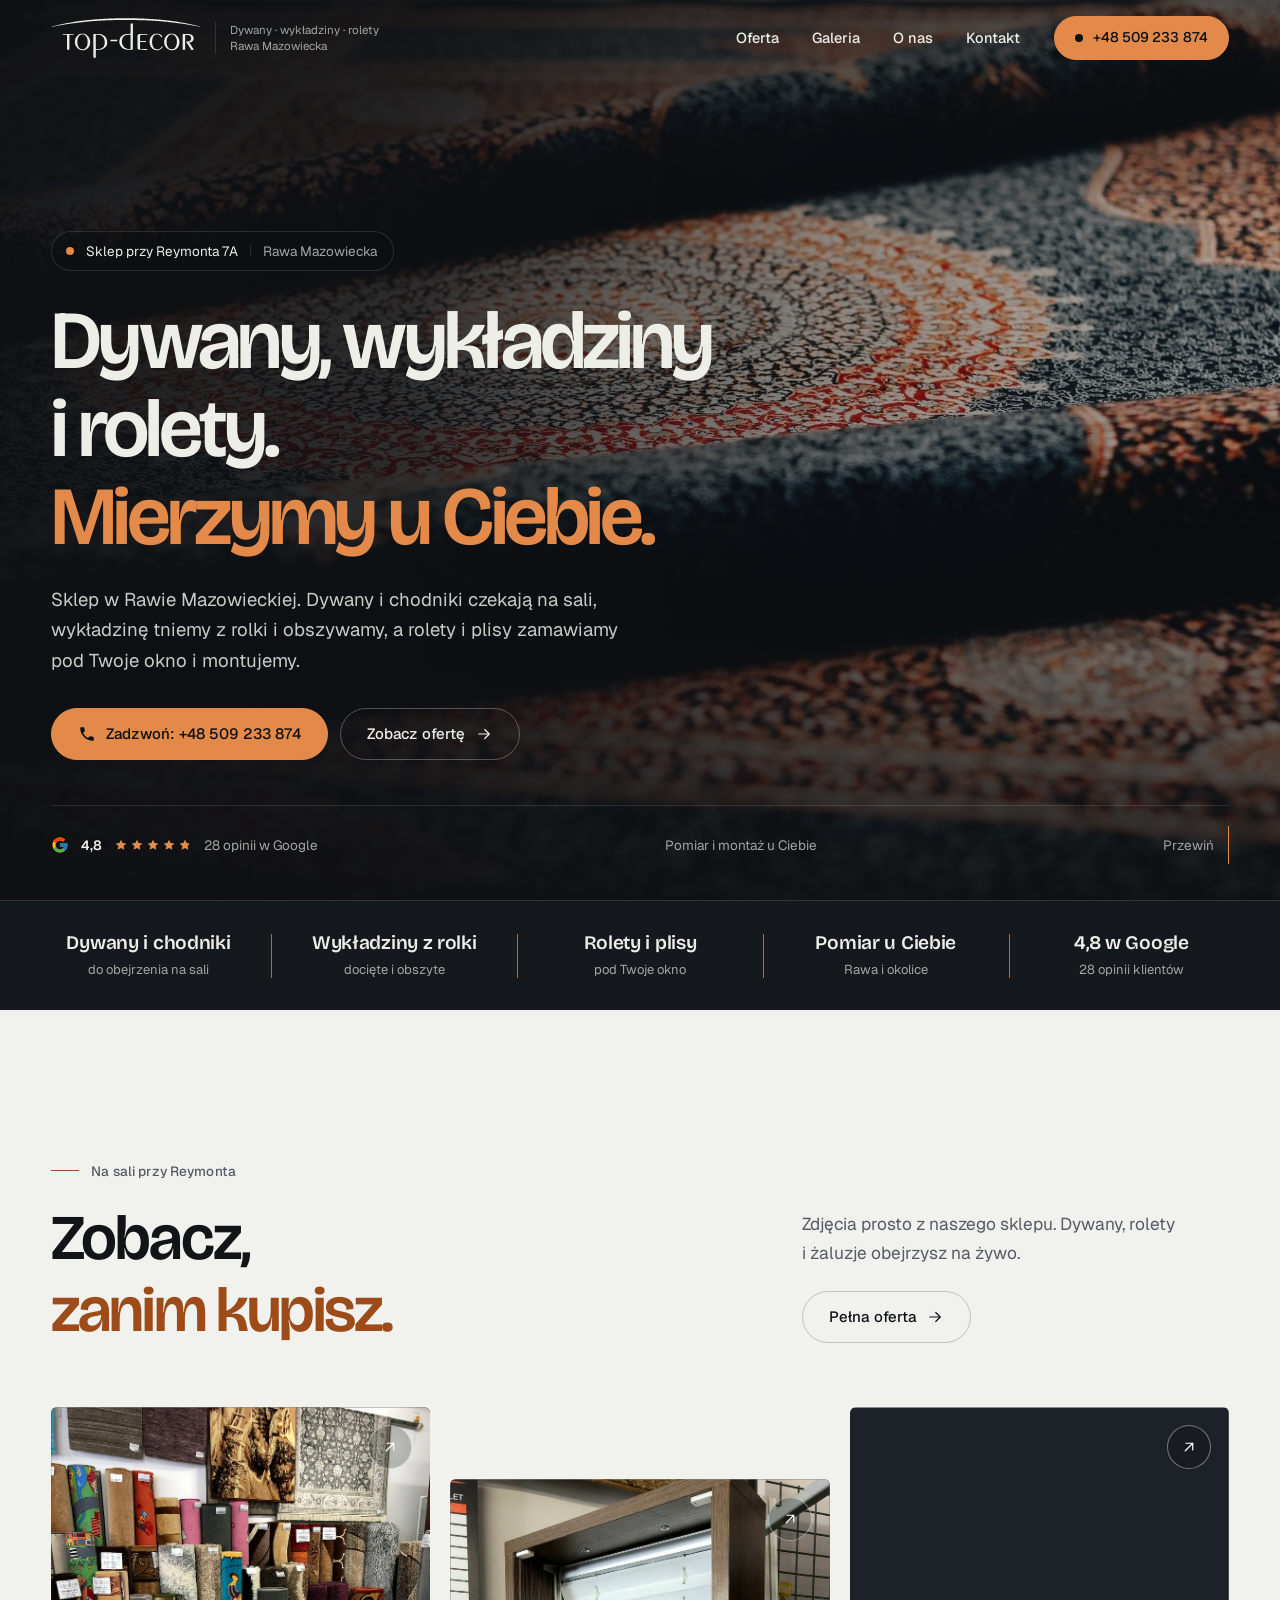
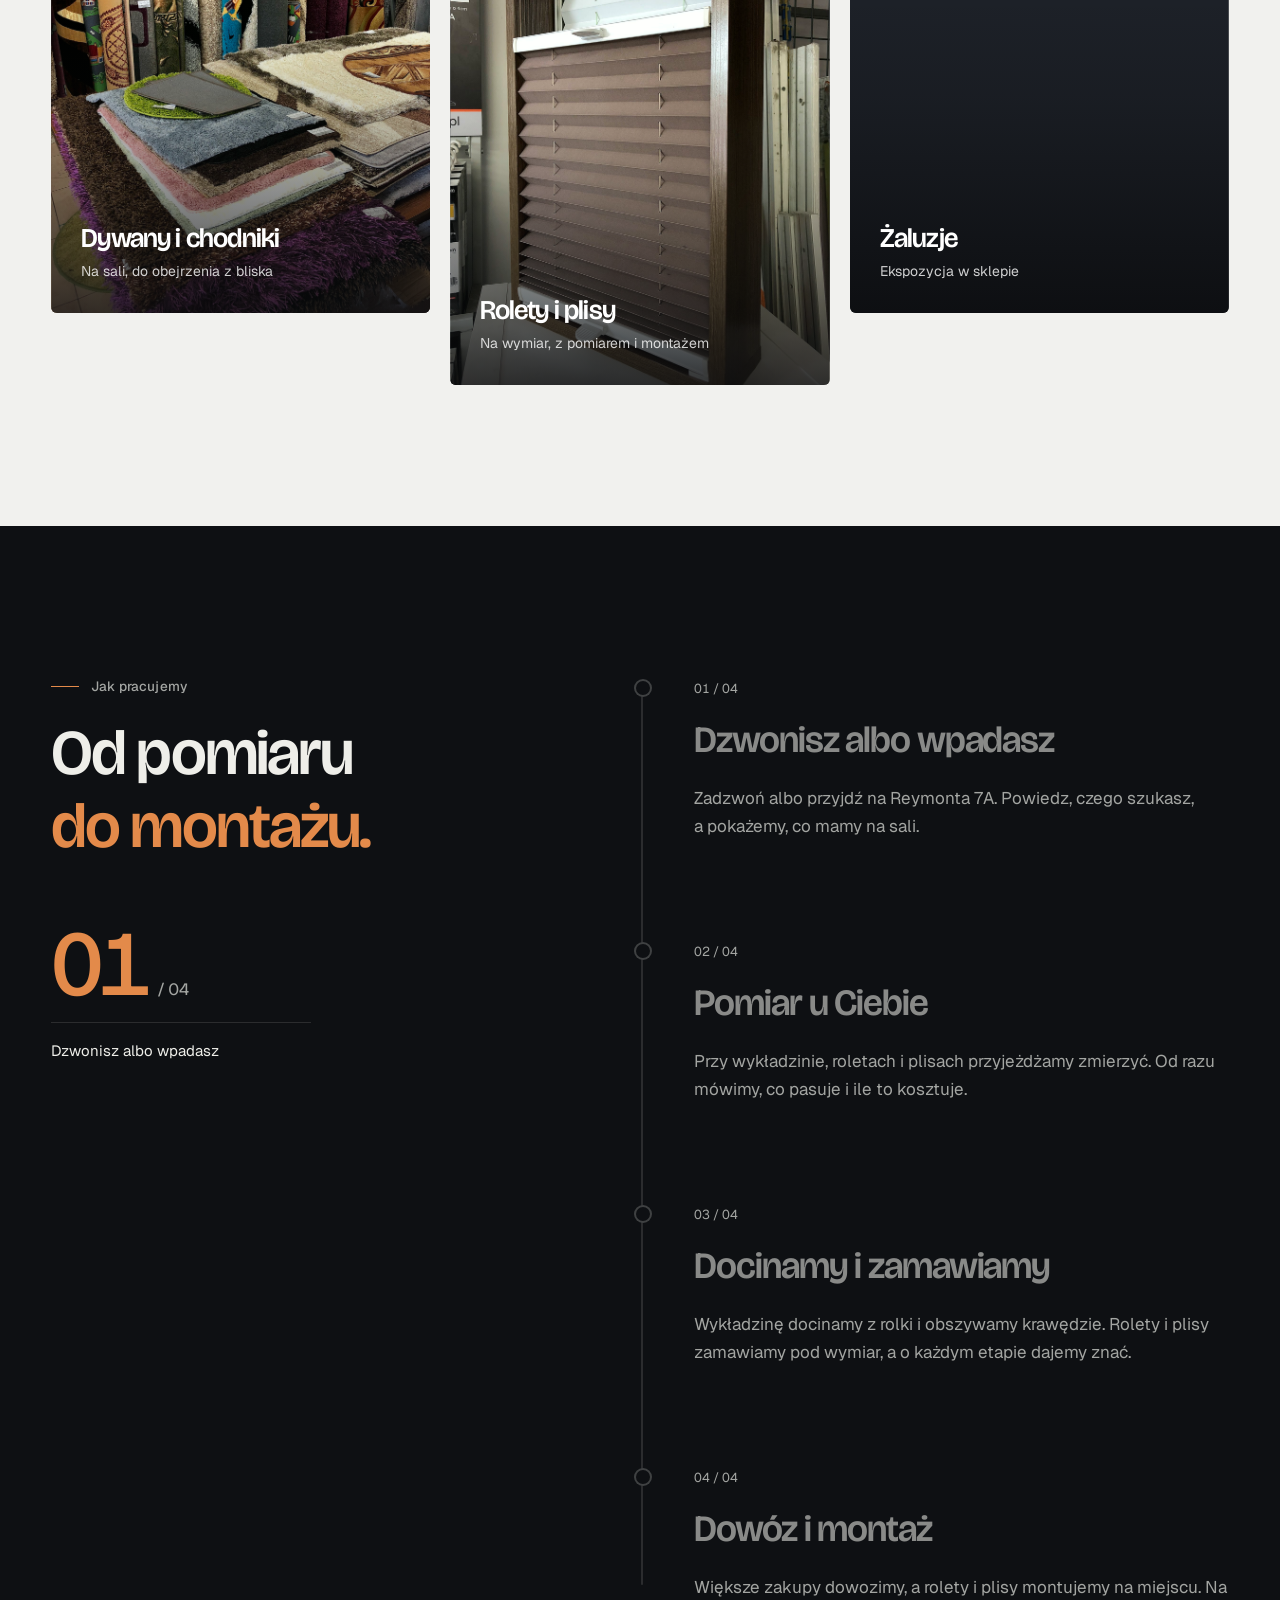
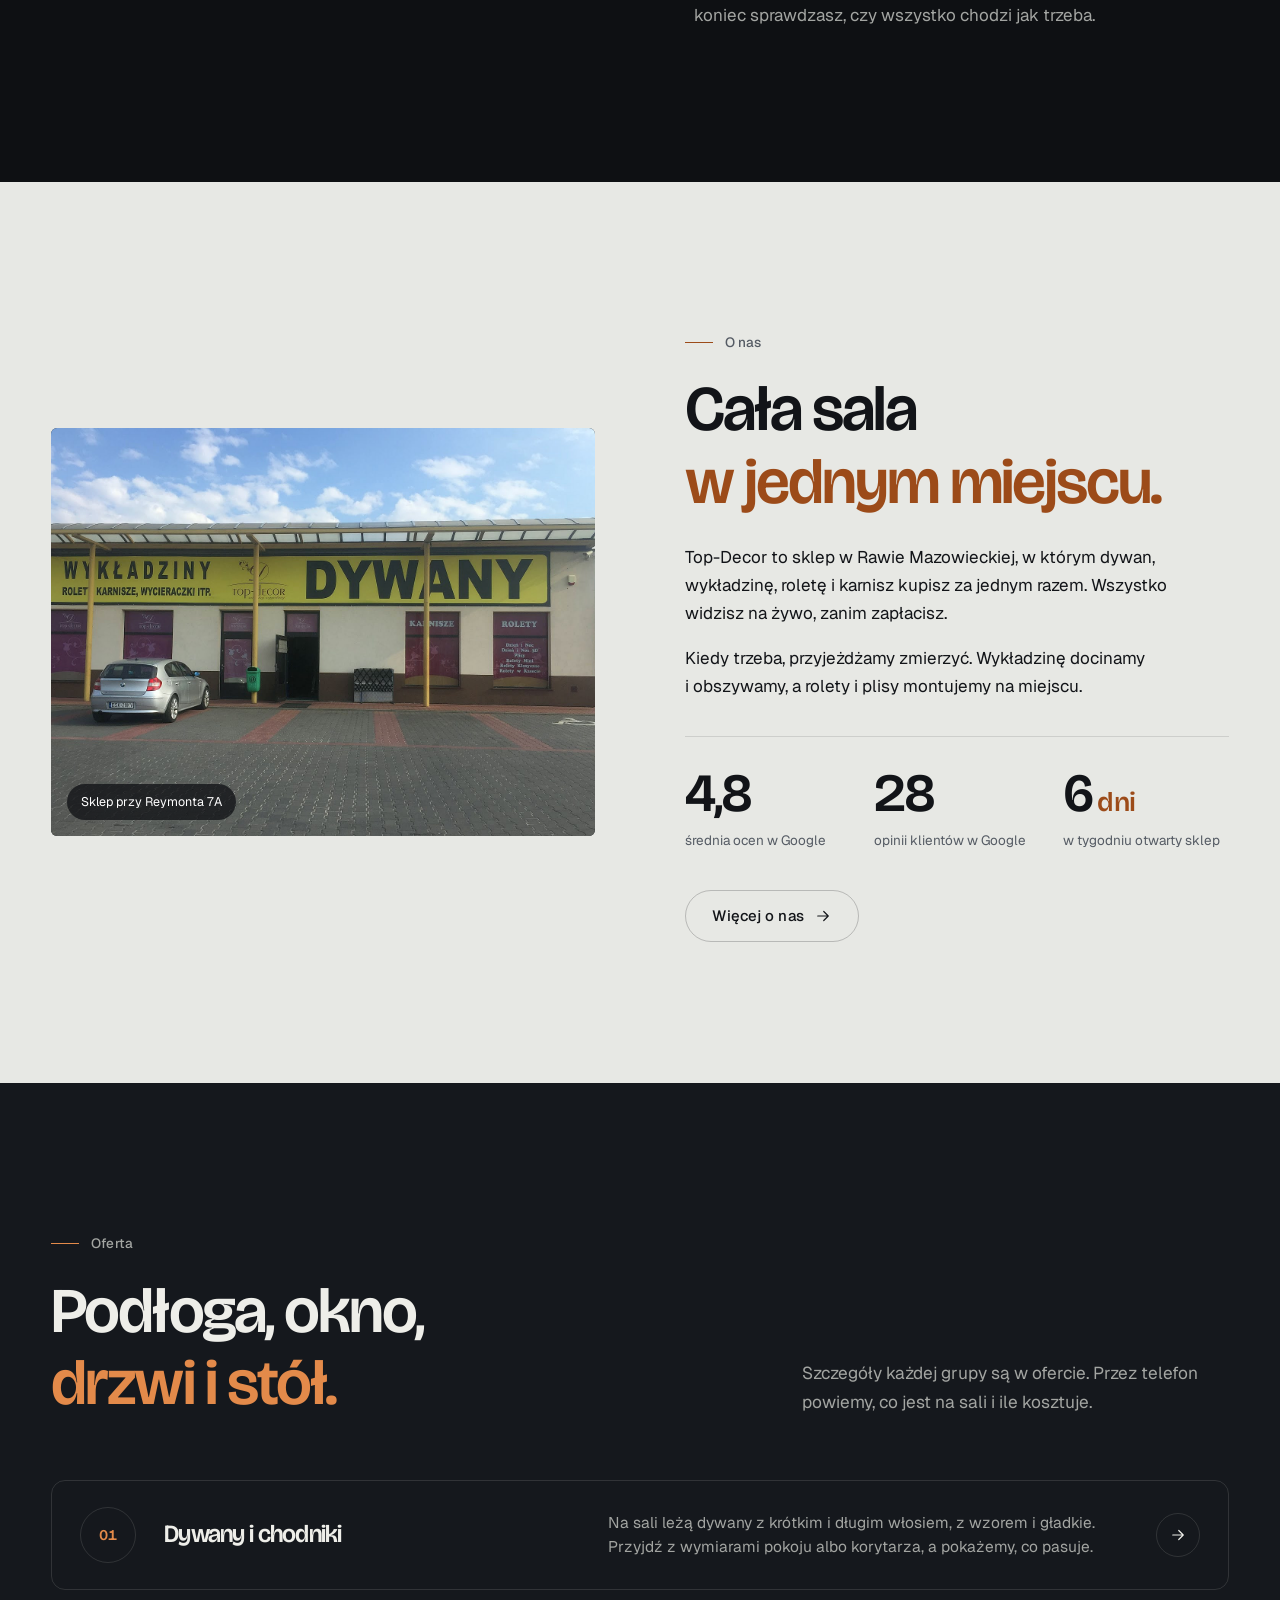
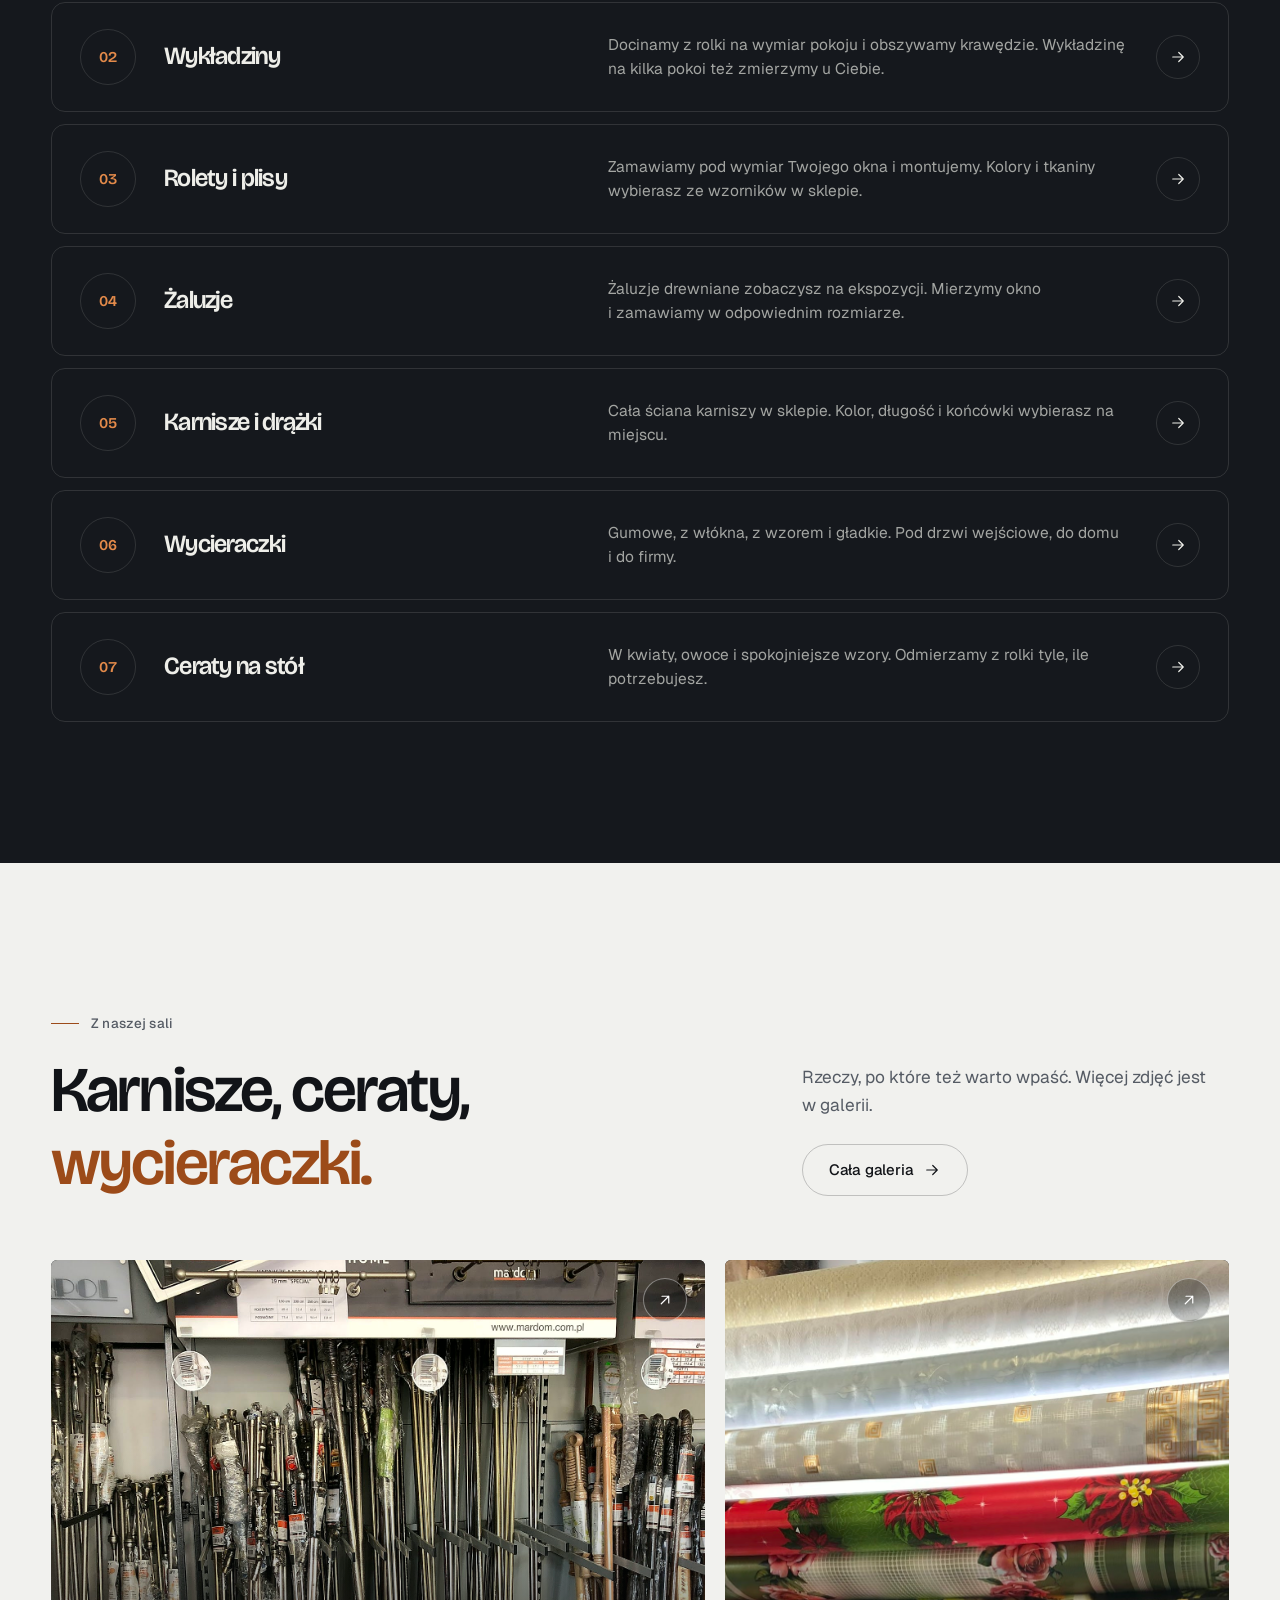
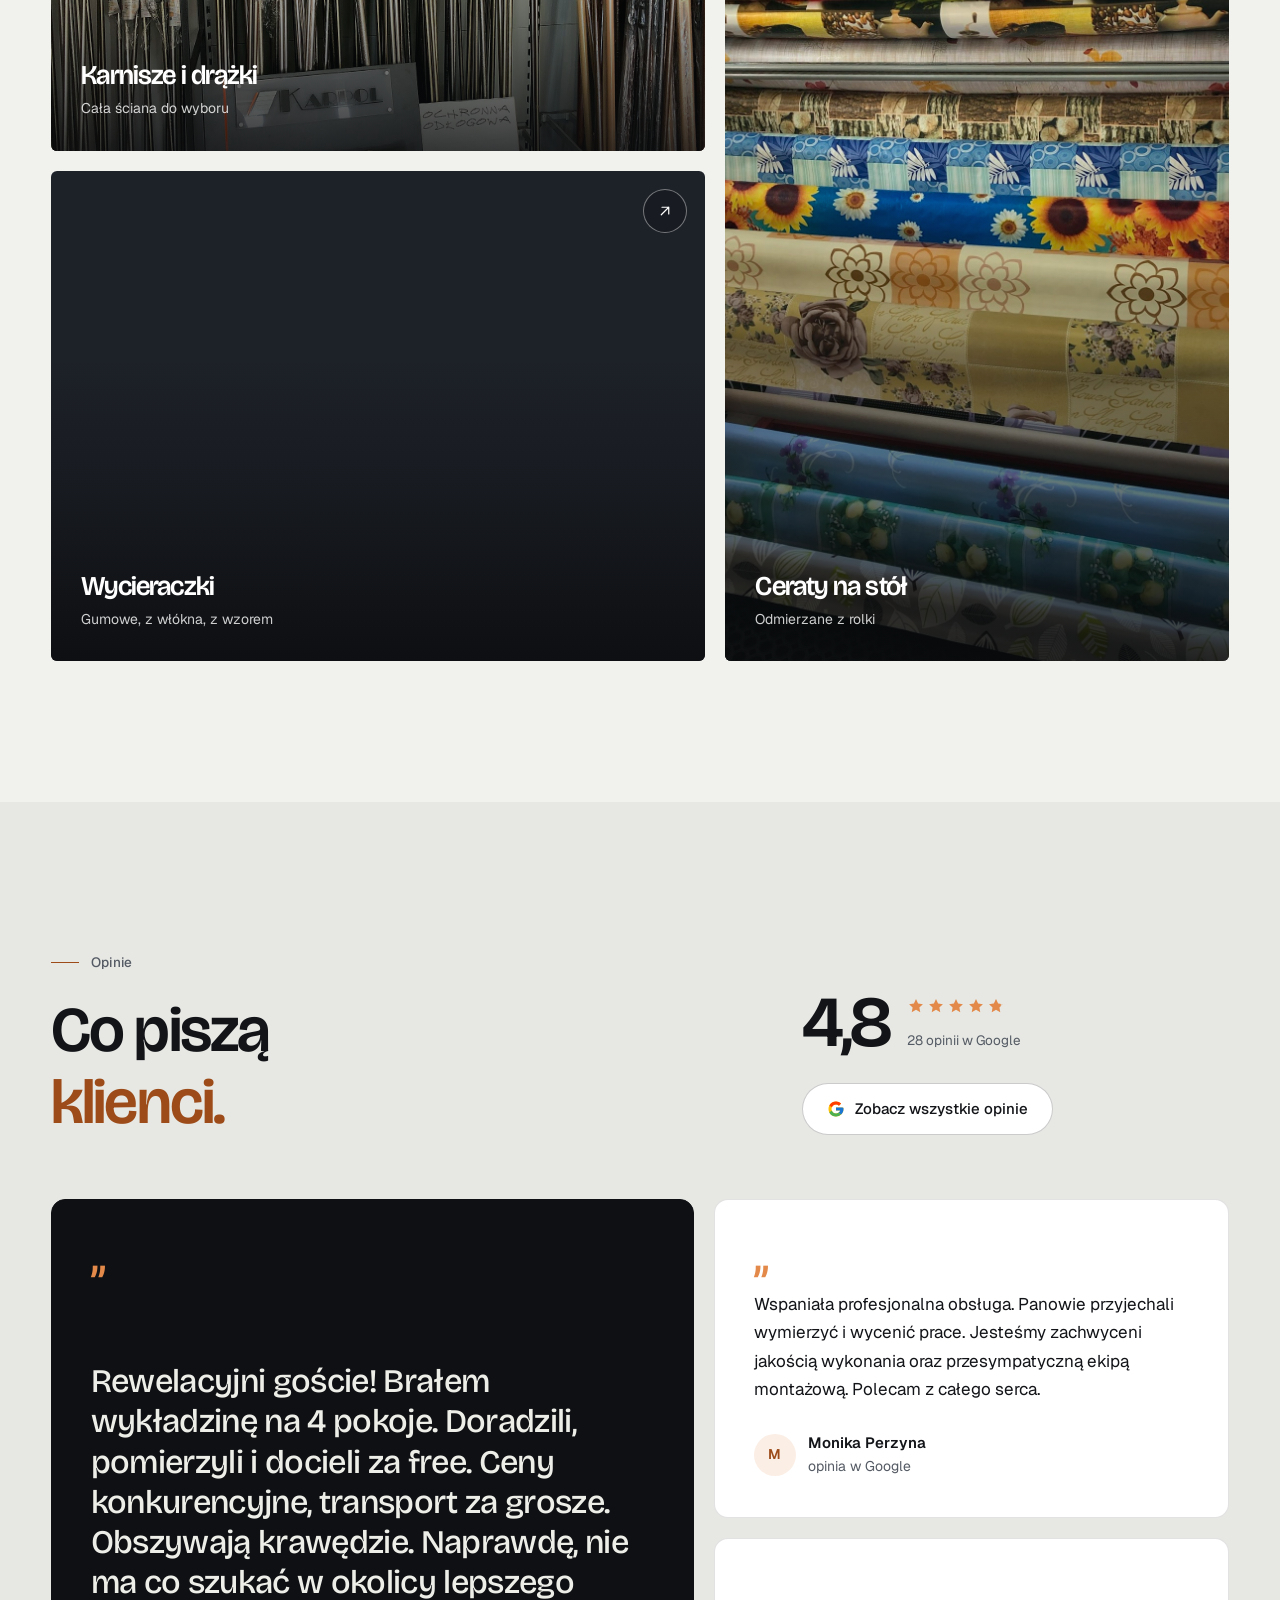
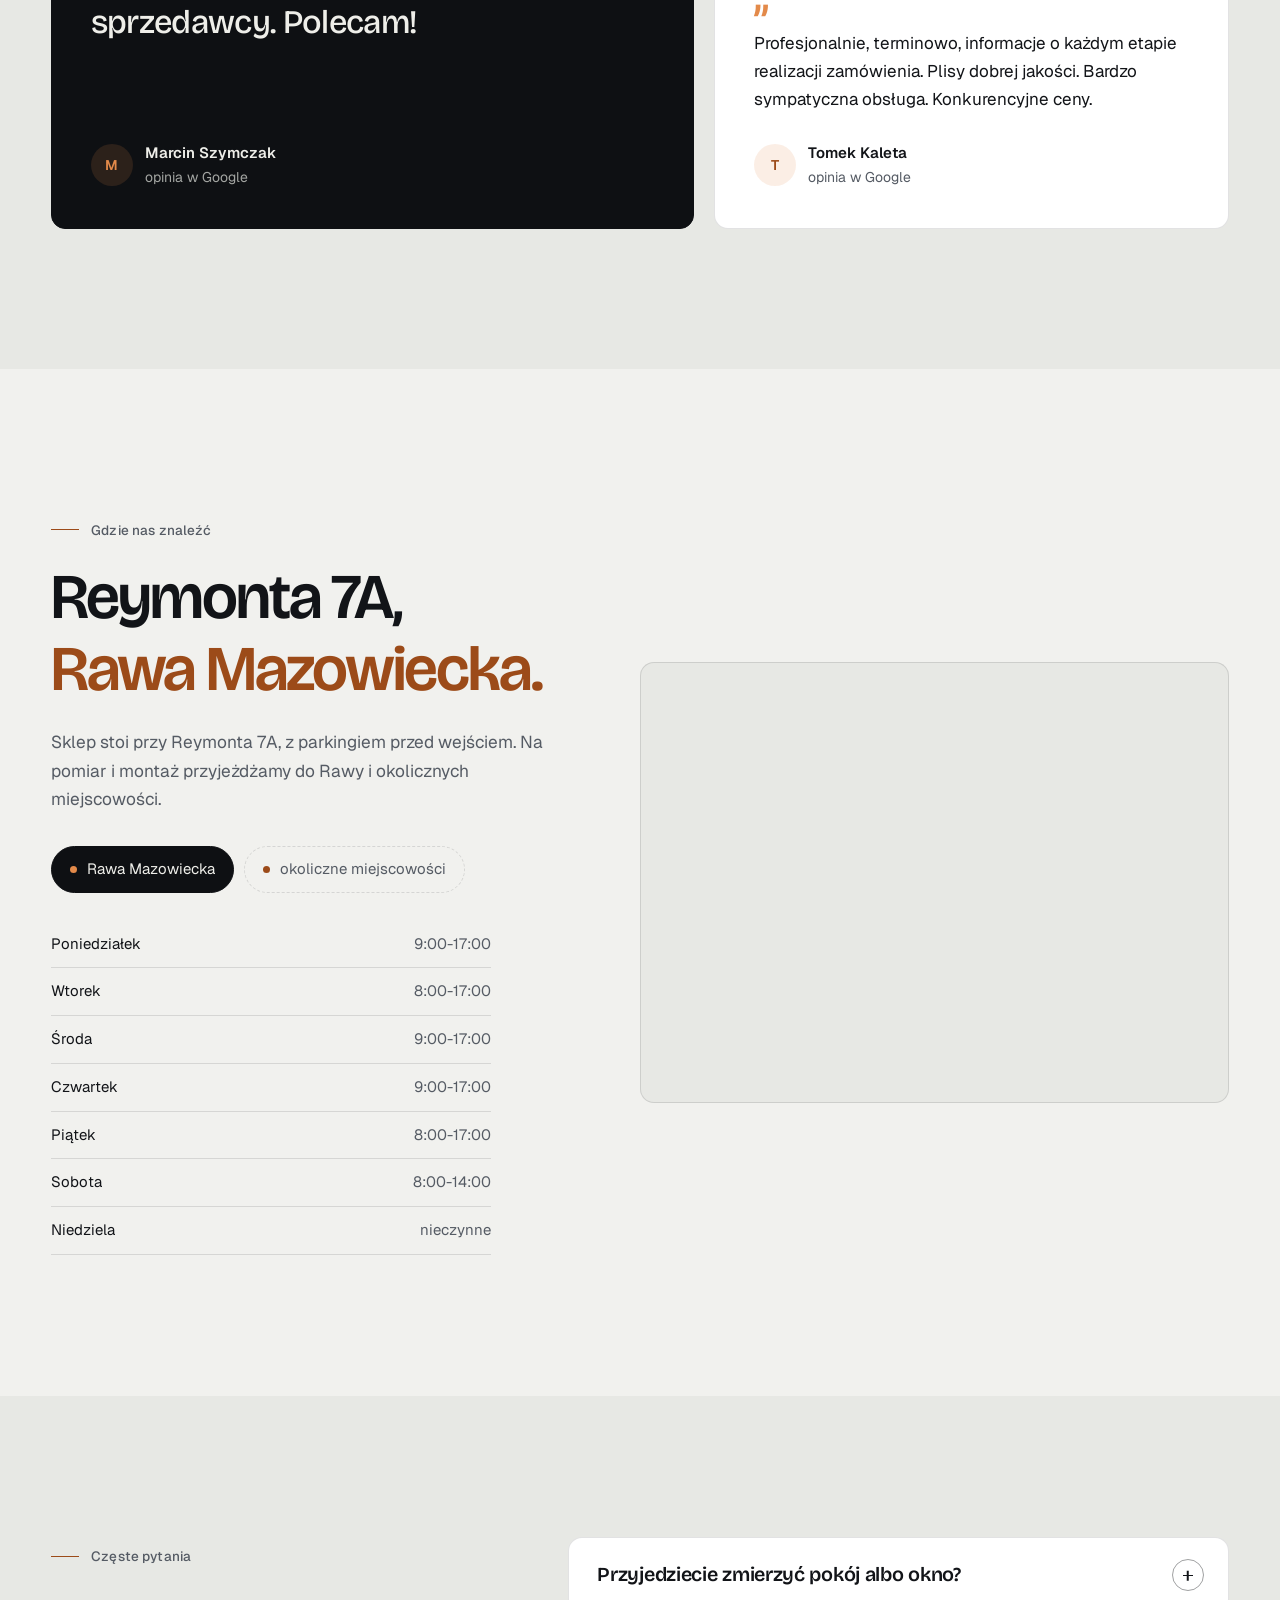
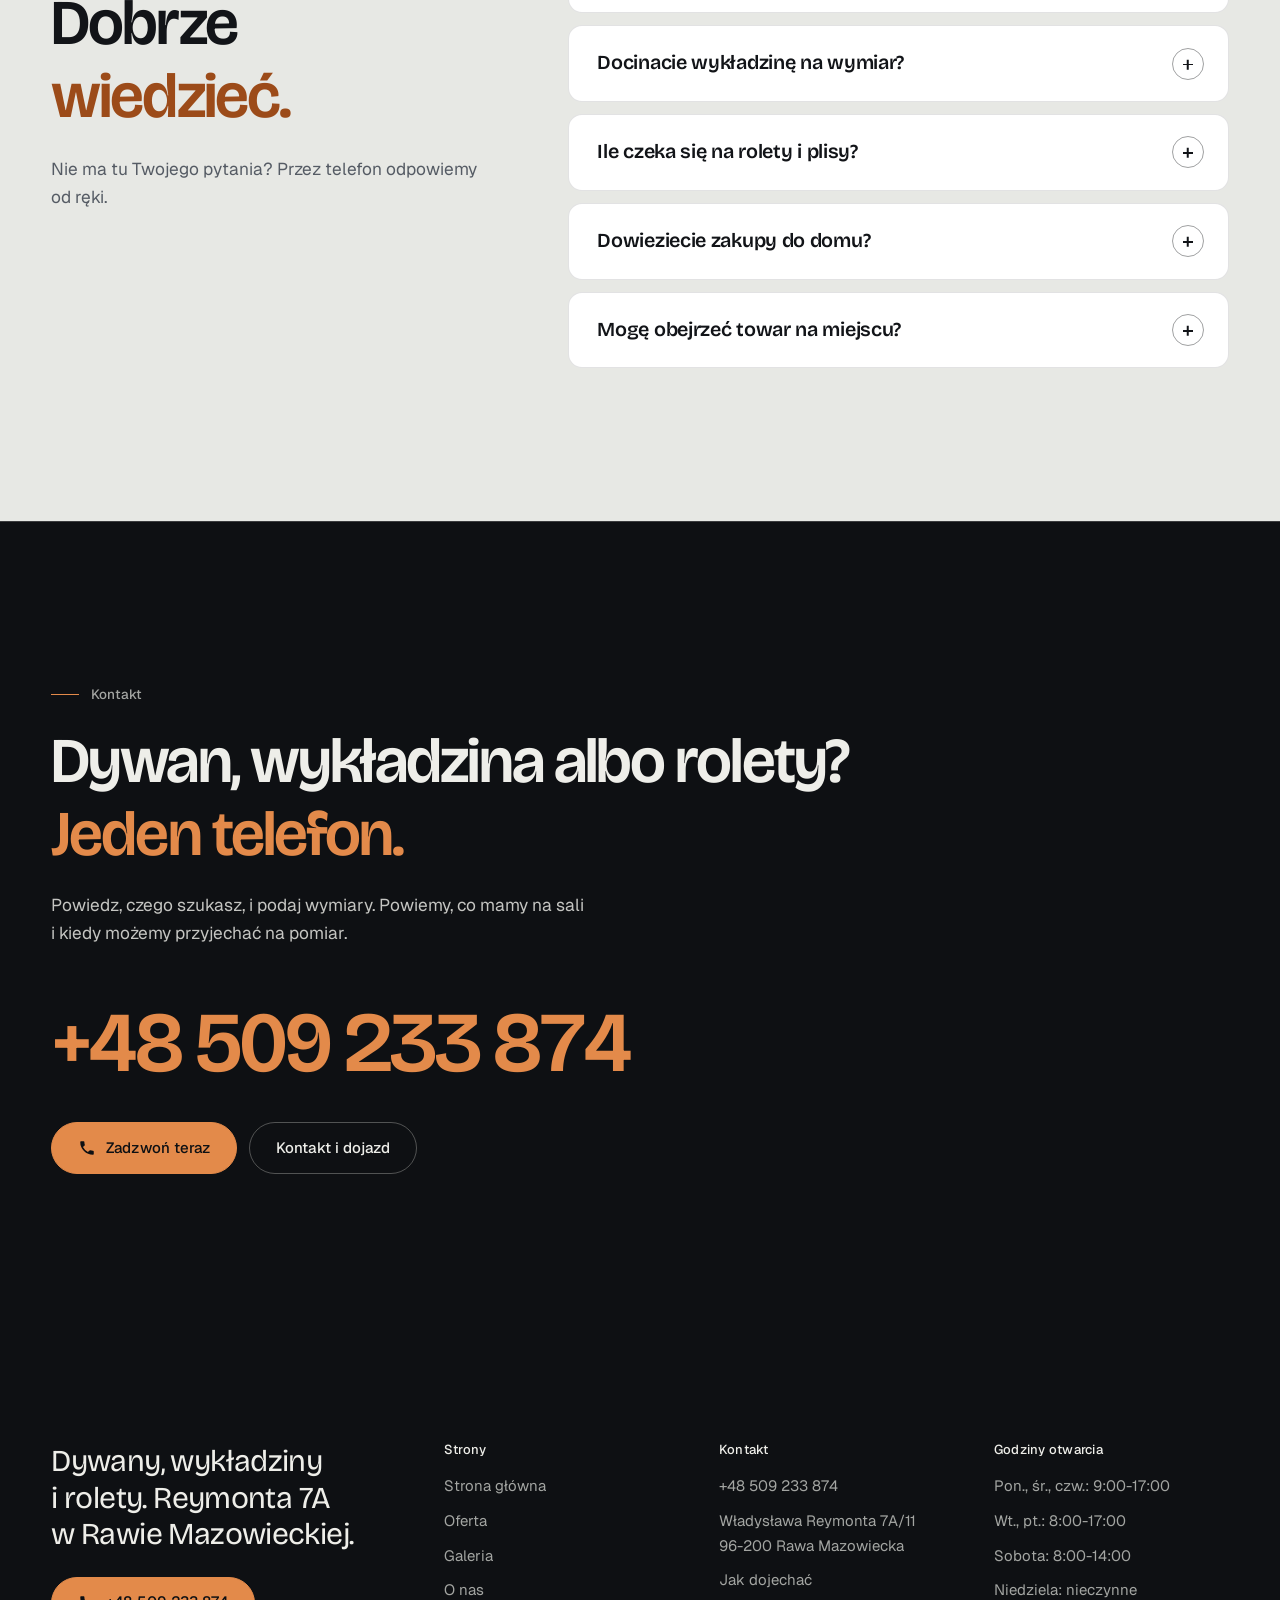
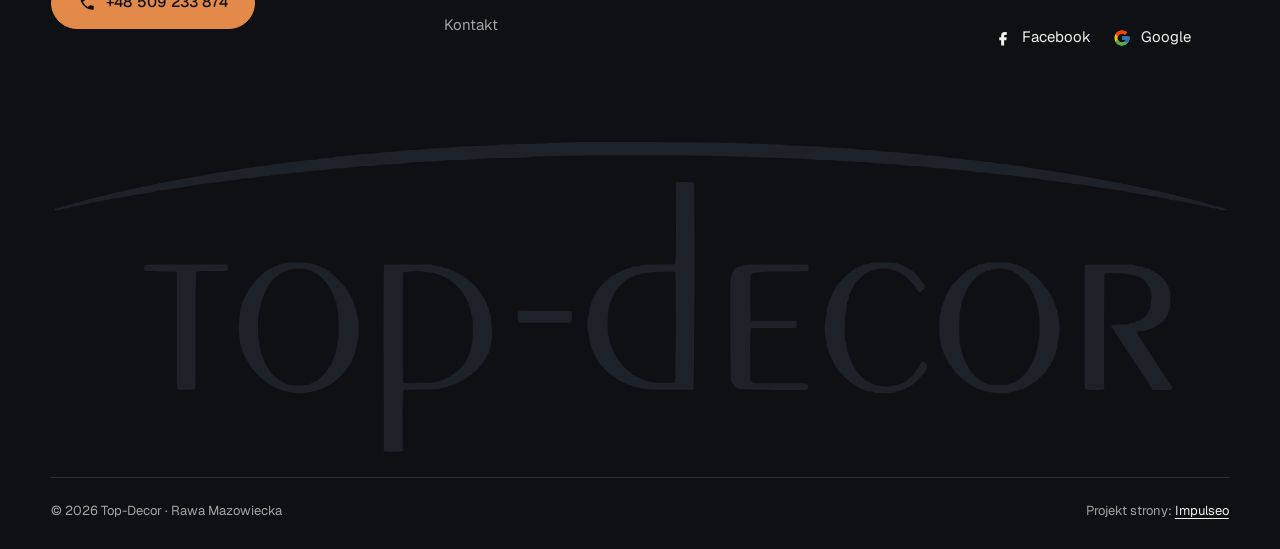
<file: index.html>
<!DOCTYPE html>
<html lang="pl">
<head>
<meta charset="UTF-8">
<meta name="viewport" content="width=device-width, initial-scale=1.0">
<title>Top-Decor Rawa Mazowiecka - dywany, wykładziny, rolety i plisy</title>
<meta name="description" content="Sklep przy Reymonta 7A w Rawie Mazowieckiej: dywany, chodniki, wykładziny, wycieraczki, karnisze, ceraty, rolety, plisy i żaluzje. Pomiar i montaż u Ciebie. Tel. +48 509 233 874.">
<link rel="canonical" href="https://impulseo-pl.github.io/top-decor/">
<meta name="robots" content="noindex, nofollow">
<meta name="theme-color" content="#0E1013">
<meta property="og:type" content="website">
<meta property="og:locale" content="pl_PL">
<meta property="og:site_name" content="Top-Decor">
<meta property="og:title" content="Top-Decor Rawa Mazowiecka - dywany, wykładziny, rolety i plisy">
<meta property="og:description" content="Sklep przy Reymonta 7A w Rawie Mazowieckiej: dywany, chodniki, wykładziny, wycieraczki, karnisze, ceraty, rolety, plisy i żaluzje. Pomiar i montaż u Ciebie. Tel. +48 509 233 874.">
<meta property="og:url" content="https://impulseo-pl.github.io/top-decor/">
<meta property="og:image" content="https://impulseo-pl.github.io/top-decor/img/og.jpg">
<meta property="og:image:width" content="1200">
<meta property="og:image:height" content="630">
<meta name="twitter:card" content="summary_large_image">
<link rel="icon" href="img/logo.png">
<script type="application/ld+json">{"@context": "https://schema.org", "@type": "HomeGoodsStore", "name": "Top-Decor", "url": "https://impulseo-pl.github.io/top-decor/", "telephone": "+48509233874", "image": "https://impulseo-pl.github.io/top-decor/img/og.jpg", "logo": "https://impulseo-pl.github.io/top-decor/img/logo.png", "address": {"@type": "PostalAddress", "streetAddress": "Władysława Reymonta 7A/11", "postalCode": "96-200", "addressLocality": "Rawa Mazowiecka", "addressCountry": "PL"}, "geo": {"@type": "GeoCoordinates", "latitude": 51.7623965, "longitude": 20.2611301}, "openingHours": ["Mo,We,Th 09:00-17:00", "Tu,Fr 08:00-17:00", "Sa 08:00-14:00"], "areaServed": "Rawa Mazowiecka", "aggregateRating": {"@type": "AggregateRating", "ratingValue": "4.8", "reviewCount": "28"}, "sameAs": ["https://www.facebook.com/top.decor.eu/", "https://maps.google.com/?cid=16657654547501388124"]}</script>
<script>(function(){var d=document.documentElement;d.classList.add('js');try{if(!window.matchMedia('(prefers-reduced-motion: reduce)').matches)d.classList.add('anim');}catch(e){}setTimeout(function(){if(!d.classList.contains('anim-ok'))d.classList.remove('anim');},3500);})();</script>
<script>(function(){try{var d=document.documentElement,q=/[?&]intro/.test(location.search);if(!q&&window.matchMedia&&matchMedia('(prefers-reduced-motion: reduce)').matches)return;if(!q&&sessionStorage.getItem('topdecor_intro'))return;sessionStorage.setItem('topdecor_intro','1');d.classList.add('intro-on');setTimeout(function(){d.classList.remove('intro-on','intro-gra','intro-out');d.classList.add('hero-go')},4800);}catch(e){}})();</script>
<link rel="preload" as="image" href="img/hero.jpg" fetchpriority="high">
<link rel="preconnect" href="https://fonts.googleapis.com">
<link rel="preconnect" href="https://fonts.gstatic.com" crossorigin>
<link href="https://fonts.googleapis.com/css2?family=Bricolage+Grotesque:opsz,wght@12..96,400..700&family=Geist:wght@400..600&display=swap" rel="stylesheet">
<link rel="stylesheet" href="assets/styles.css?v=20261103a">
<script src="assets/lenis.min.js?v=1.1.20" defer></script>
<script src="assets/main.js?v=20261103a" defer></script>
</head>
<body>
<a class="skip" href="#tresc">Przejdź do treści</a>
<header class="site-head">
<div class="intro" aria-hidden="true"><span class="intro-line"><i></i></span><span class="intro-meta">mieszkaj wygodniej · Rawa Mazowiecka</span></div><div class="head-in">
  <a class="brand" href="index.html" aria-label="Top-Decor - strona główna">
    <span class="znak"><svg class="wm" viewBox="19 237 586 156" role="img" aria-label="Top-Decor" data-i-top="1.4179"><g class="wm-mono" aria-hidden="true"><path pathLength="1" style="--i:0" d="M160.8 16c-2.6 0-3 0.2-3.6 0.6c-0.4 0.2-1 0.4-1.6 0.4c-0.6 0-1.2 0.2-1.6 0.4c-0.4 0.4-1 0.6-1.2 0.6c-0.4 0-0.6 0.2-0.8 0.4c-0.2 0.4-0.6 0.6-0.8 0.6c-0.4 0-0.8 0.2-1 0.4c-0.4 0.4-0.8 0.6-1 0.6c0 0-0.2 0.2-0.4 0.4c-0.2 0.2-0.4 0.4-0.6 0.6c-0.4 0-0.8 0.2-1 0.6c-0.2 0.2-0.6 0.4-0.8 0.4c0 0-0.4 0.2-0.4 0.4c-0.2 0.4-0.4 0.6-0.4 0.6c-0.2 0-0.4 0.4-0.8 0.8c-1.2 2-1.6 2.6-2.4 3.4c-0.2 0.2-0.4 0.6-0.4 0.8c0 0.4-0.2 0.8-0.4 1c-0.4 0.2-0.6 0.6-0.6 1c0 0.4-0.2 0.8-0.4 1.2c-0.4 0.6-0.6 1-0.6 1.6c0 0.6-0.2 1.2-0.4 1.8c-0.6 1-0.6 1.2-0.6 3c0 2.8-0.2 2.8-2.4 0.4c-1-1-2-2-2.4-2c-0.2-0.2-0.6-0.4-0.8-0.6c-0.2-0.2-0.6-0.4-1-0.4c-0.2 0-1-0.2-1.4-0.2c-0.8-0.4-1-0.4-2.2 0c-0.8 0-1.8 0.2-2.2 0.2c-0.4 0-1 0.2-1.2 0.4c-0.2 0.2-0.8 0.4-1.2 0.6c-1 0.2-3.2 2.2-3.2 2.8c0 0.6 0.4 0.8 1.6 0.6c1-0.2 1.2-0.2 2.4 0.2c0.8 0.2 1.6 0.4 1.8 0.4c2.2 0 4.2 6.2 2.6 8.2c-0.2 0.4-0.8 1.2-1 1.4c-0.2 0.4-1.2 1.4-2 2.4c-1 1-1.4 1.6-1.4 2c0 0.2-0.2 0.8-0.2 1.2c-0.8 2 0.8 5.6 2.8 6.8c0.2 0.2 0.6 0.4 1 0.6c0.4 0.4 0.8 0.6 3.2 0.6c3 0 3.2 0 3.2 0.8c0 0.4 0.2 1 0.6 1.4c0.2 0.6 0.4 1.2 0.4 1.6c0 0.6 0.2 0.8 0.6 1c0.2 0.4 0.4 0.6 0.4 1c0 0.4 0.2 0.8 0.6 1.2c0.2 0.4 0.4 0.8 0.4 1c0 0.2 0.2 0.6 0.4 0.8c0.6 0.6 1.4 1.4 1.6 2c0.6 0.8 1.4 2 2 2.4c1.2 1.4 3.6 3.4 4.2 3.8c0.4 0 0.6 0.2 0.6 0.4c0 0.2 0.2 0.4 0.6 0.4c0.4 0.2 0.8 0.4 1 0.6c0.2 0.2 0.4 0.4 0.6 0.4c0 0 0.4 0.2 0.8 0.4c0.2 0.4 0.8 0.6 1 0.6c0.4 0 0.8 0.2 1 0.4c0.4 0.4 0.8 0.6 1.4 0.6c0.4 0.2 1 0.4 1.2 0.6c0.4 0.2 0.8 0.4 1.4 0.4c0.4 0 1.2 0.2 1.8 0.4c0.8 0.4 1.2 0.6 3.8 0.6c1.6 0.2 3.8 0.4 5 0.6c1.4 0.2 2.4 0.4 2.8 0.2c0.8-0.2 3 0.2 3.2 0.6c0 0.4-0.4 0.6-1.2 0.6c-0.2 0-0.8 0.2-1 0.4c-0.2 0.2-0.8 0.6-1.2 0.6c-2 1-3.2 1.8-4.6 3c-1.4 1.2-4 3.8-4.4 4.4c-0.2 0.2-0.4 0.6-0.6 0.8c-0.2 0.2-0.4 0.4-0.4 0.4c0 0.2-0.2 0.6-0.4 1c-0.4 0.2-0.6 0.8-0.8 1.4c0 0.4-0.4 0.8-0.6 1c-0.4 0.4-0.4 6.6 0 7.4c0.2 0.2 0.6 0.8 0.8 1c0.6 1.6 2.4 3.6 2.8 3.6c0.2 0 0.6 0.2 1 0.4c1.2 1.2 6.2 1 7.8 0c0.4-0.2 0.8-0.4 0.8-0.4c0.2 0 3.4-3.2 3.8-3.8c0-0.2 0.2-0.4 0.4-0.6c0.4-0.8-2-0.8-2.6-0.2c-0.4 0.6-0.4 0.6-3.6 0.6l-3.2 0l-1.4-1.4c-1-0.8-1.6-1.6-1.8-2.2c-0.2-0.2-0.4-0.6-0.4-0.6c-0.8 0-0.8-3.2-0.2-4.4c0.4-0.4 0.6-0.8 0.6-1.2c0-0.2 0.2-0.6 0.4-1c0.4-0.2 0.6-0.8 0.8-1.2c0.6-0.8 3.4-3.8 4-4c0.4-0.2 0.6-0.4 0.6-0.4c0-0.2 0.6-0.6 2.4-1.4c0.4-0.2 0.8-0.6 1-0.8c0.2-0.2 0.6-0.4 1-0.4c0.2 0 0.6-0.2 1-0.4c0.2-0.2 0.8-0.4 1.4-0.6c0.6 0 1-0.2 1.4-0.6c0.4-0.2 0.6-0.4 1.4-0.4c0.6 0 1.4-0.2 2-0.4c0.8-0.6 1.2-0.6 7-0.8c3.2-0.2 8.2-0.4 11.2-0.4c6.2-0.2 10.8-0.2 11.6 0.2c0.4 0.2 2.6 0.2 6.4 0.4c4.6 0.2 6.2 0.2 7 0.4c0.4 0.2 2 0.6 3.4 0.6c1.8 0 2.6 0.2 3.2 0.6c0.4 0.2 1.4 0.4 2.8 0.4c1.4 0.2 2 0.2 2.6 0.6c0.4 0.2 1 0.4 1.8 0.4c0.6 0 1.2 0.2 1.8 0.4c0.4 0.4 1.4 0.6 2 0.6c0.8 0.2 1.4 0.4 1.8 0.6c0.2 0.2 0.8 0.4 1.2 0.4c1.6 0 2.2 1 1.4 2c-0.4 0.2-0.6 0.6-0.6 0.8c0 0-0.2 0.4-0.4 0.8c-0.4 0.2-0.6 0.8-0.8 1c0 0.2-0.2 0.8-0.4 1c-0.2 0.2-0.4 0.6-0.4 0.6c0 0.2-0.2 0.6-0.4 1c-0.4 0.4-0.6 0.8-0.6 1c0 0.8-1.2 1.8-2.2 1.8c-0.4 0-1.4 0.2-2.4 0.6c-2.4 0.6-3.4 0.6-4.6-0.6c-1-1.2-2.2-1.4-2.8-0.6c-0.2 0.2-0.6 0.4-1 0.4c-0.6 0.2-0.6 0.4-2.4 2c-1.2 1.2-1.8 1.6-2.8 1.2c-1-0.4-1.2-1.4-0.2-2c1.8-1 1.8-1.8 0.4-2c-1 0-3 1-3 1.6c0 0-0.2 0.4-0.6 0.8c-0.4 0.8-0.4 1-0.4 2c0 1.2 0 1.2-0.2 1.2c-1 0-1.2-2.8-0.6-4.6c0.4-0.4 0.4-0.6 0-1c0-0.2-0.2-0.8-0.2-1.2c0-0.2-0.2-0.8-0.4-1.2c-0.4-0.4-0.4-0.8-0.4-2c0-2.2-0.6-2.4-1.8-0.8c-0.4 0.4-0.8 0.8-1 1c-0.4 0.6-1 2.6-1 3.2c0 0.6-0.2 0.8-0.6 1.2c-0.4 0.2-0.4 0.4-0.2 0.8c0.4 0.6 0 0.8-0.4 0.2c0-0.2-0.4-0.4-0.6-0.4c-0.2 0-0.4-0.2-0.6-0.4c-0.2-0.2-0.4-0.4-2.4-0.4c-2.8 0-2.8 0.2-1.6 1.6c0.6 0.6 1 1 1 1.2c0 0.2 1 1.4 1.4 1.8c0.4 0.4 1.8 1.2 2.4 1.4c1 0.4 1 0.8-0.4 1c-0.8 0-1.2 0-1.6-0.4c-0.4-0.4-0.8-0.6-1-0.6c-0.2 0-0.6-0.2-1-0.6c-0.4-0.2-0.8-0.4-1-0.4c-0.2 0-0.6-0.2-0.6-0.6c-0.2-0.2-0.4-0.4-0.4-0.4c-0.6 0-2.6-2.6-2.8-3.4c-0.2-0.8 0-1.8 0.6-2.4c0.4-0.6 0.4-1.4-0.6-2.4c-1-1-1.4-1-2.4 0c-1 1-1 3.4-0.2 4.6c0.4 0.4 0.6 0.8 0.6 0.8c0 0.2 2.6 2.8 3.6 3.4c1 0.8 2 1.8 1.8 2c-0.2 0.2-1 0.4-1.8 0.4c-2 0-2.4 0.4-1.2 1.4c0.4 0.2 0.8 0.6 1 0.6c0 0 0.4 0.2 0.6 0.4c0 0.4 0.4 0.6 0.4 0.6c0.2 0 0.6 0.2 1 0.4c0.4 0.4 1 0.6 1.4 0.6c0.4 0 0.8 0 1.2 0.2c1 0.4 0 0.8-1.8 0.8c-1.2 0-1.6 0-2 0.4c-0.4 0.4-0.8 0.6-1.2 0.6c-0.4 0-0.6 0.2-1 0.4c-0.2 0.4-0.4 0.6-0.6 0.6c-0.4 0-1.2 1-1.6 2c-0.2 0.4-0.4 0.8-0.6 0.8c-0.2 0.2-0.2 0.8-0.2 1.6c0 1.2 0 1.2 0.6 2c1 0.8 1.2 0.8 1.8 0c0.6-0.4 0.6-0.6 0.6-2.6l0-2.2l0.8-0.8c0.4-0.4 1-0.8 1.2-0.8c0.2 0 0.6-0.2 1-0.4c0.4-0.4 0.8-0.4 2.2-0.6c3.2-0.2 3.6 0.2 2.2 1.4c-2.4 2-3.8 3.6-3.8 4.2c0 0.6 1.4 0.4 2.2 0c1.2-0.8 2.6-0.2 1.6 0.8c-0.6 0.8-0.8 8.2 0 8.8c0 0.2 0.2 0.6 0.4 1c0.2 0.8 0.8 1.4 2 2.2c0.8 0.6 1.2 0.6 1.8-0.2c1.2-1 0.8-3-0.6-3.2c-1.2-0.4-2.6-1.4-2.8-2c-0.4-1.2-0.2-5.8 0.2-6c0.2-0.2 0.4-0.6 0.6-1c0-0.8 0.4-1.4 1.2-1.8c1-0.6 2.8-2.2 2.8-2.8c0.2-0.2 0.4-0.4 0.6-0.4c0 0 0.2-0.2 0.4-0.6c0.2-0.2 0.4-0.4 0.6-0.4c0.4 0.2 0.4 0.6-0.2 0.8c-0.2 0.2-0.4 0.4-0.4 0.8c0 0.2-0.2 0.6-0.4 0.8c-0.2 0.2-0.6 0.8-0.6 1.4c-0.2 0.4-0.4 1-0.6 1.4c-0.6 0.4-0.6 5.4 0 6.2c0 0.2 0.2 0.8 0.4 1.4c0.2 1.2 0.4 1.6 1.2 1.8c0.6 0 0.6 0 0.6-0.6c0-1.2 0.6-3 1-3.6c0.2-0.2 0.4-0.8 0.6-1.2c0-0.4 0.2-0.8 0.4-1c0.2 0 0.4-0.8 0.4-1.6c0.2-1.4 0.4-2 0.8-1.2c0.4 1.2 0.2 2.8-0.6 2.8c-0.2 0-0.2 0.2-0.2 1.4c0 1 0 1.4-0.4 1.8c-0.4 0.6-0.6 1-0.2 1.4c0.2 0.2 0.4 0.8 0.6 1.2c0.6 3 4.4 6 7 5.2c1-0.2 1-0.4 1-1.4c0-1.6-1.6-2.2-3-1.2c-0.6 0.4-1 0.4-1.4 0.4c-0.8-0.2-1.8-1.2-1.8-1.6c0 0-0.2-0.2-0.4-0.2c-0.6-0.2-0.8-2.4-0.4-4.8c0.2-1.6 0.4-1.8 1.8-0.4c0.6 0.6 1.2 1 1.4 1c0.2 0 0.6 0.2 0.8 0.4c0.8 0.8 2.8 1 3 0.2c0-0.2 0-0.4-0.2-0.6c-0.8-0.2-1.6-1.8-1.6-3c0-0.4 0-1.4-0.2-2.2c0-1.2 0-1.4-2-3.4c-0.8-0.8-1-1.2-1-1.6c0-1 0.4-0.8 1.4 0.2c1 1.2 2 1.4 3.6 1.2c1.6-0.4 1.8-1.2 0.2-1.2c-2 0-3-2-1.6-3.4c0.4-0.6 0.8-0.6 1.6-0.6c2.4 0 5.8-1.4 5.8-2.4c0 0 0.2-0.4 0.4-0.6c0.2-0.2 0.6-0.8 0.8-1.2c0.4-0.6 1-0.8 2.4-0.8c0.6 0 1 0.4 0.6 0.8c0 0.2-0.2 0.8-0.2 1.2c-0.2 0.6-0.4 1.2-0.6 1.4c-0.2 0.2-0.4 0.8-0.4 1.8c0 1-0.2 1.6-0.6 1.8c-0.2 0.4-0.4 0.8-0.4 2.2c-0.2 1.8-0.4 2.8-0.8 4.6c-0.2 0.6-0.2 3.6-0.2 7c0 6.2 0 6.2 0.6 7.6c0.2 0.8 0.4 1.6 0.4 2.4c0 0.8 0.2 1.4 0.6 1.8c0.2 0.6 0.4 1.2 0.4 1.6c0 0.4 0.2 0.8 0.4 1c0.2 0.2 0.4 0.8 0.4 1.2c0.2 0.4 0.4 1 0.8 1.4c0.2 0.4 0.4 0.8 0.4 1c0 0.2 0 0.4 0.2 0.6c0.2 0 0.4 0.4 0.6 0.8c0.2 0.6 0.6 1 0.8 1c0 0.2 0.2 0.4 0.2 0.8c0.2 0.6 0 0.4 3.8 4.2c3.4 3.2 4 3.8 4.4 3.8c0.2 0 0.6 0.4 2.2 1.6c0.4 0.2 0.8 0.4 1 0.4c0.2 0 0.6 0.2 0.8 0.4c0.2 0.4 0.8 0.6 1.2 0.6c0.4 0.2 1 0.4 1.4 0.6c0.2 0.2 0.8 0.4 1.4 0.4c0.4 0.2 0.8 0.4 1 0.6c0.2 0.2 1 0.4 2 0.4c0.8 0 1.8 0.4 2.2 0.6c1 0.6 14.2 0.4 15.2 0c0.4-0.4 1.2-0.4 2.4-0.6c1.6 0 2-0.2 2.8-0.6c0.4-0.2 1-0.4 1.8-0.4c0.6 0 1-0.2 1.4-0.4c0.4-0.2 1-0.4 1.4-0.6c0.4 0 0.8-0.2 1.2-0.4c0.2-0.2 0.6-0.4 1.2-0.6c0.4 0 1-0.2 1.2-0.6c0.4-0.2 0.8-0.4 1.2-0.4c0.4 0 0.8-0.2 1-0.6c0.2-0.2 0.6-0.4 1-0.4c0.4 0 0.6-0.2 0.8-0.4c0.2-0.4 0.8-0.6 2.4-1.4c0.4-0.2 0.8-0.6 1-0.8c0-0.2 0.4-0.4 0.6-0.4c0.4 0 2-1 2.4-1.6c0-0.2 0.4-0.4 0.4-0.4c0.2 0 0.8-0.4 2.8-2c1.4-1.2 9.6-9.4 9.6-9.6c0 0 0.2-0.4 0.6-1c0.4-0.4 0.8-1 1-1.2c0.2-0.2 0.6-0.8 0.8-1c0.4-0.2 0.6-0.6 0.6-1c0.2-0.2 0.4-0.6 0.6-0.8c0.2-0.2 0.4-0.4 0.4-0.6c0-0.4 0.2-1 0.6-1.4c0.8-1.8 0-4.6-1.8-5.4c-0.2-0.2-0.6-0.4-0.8-0.6c0-0.2-0.6-0.4-1.2-0.4c-0.4-0.2-1-0.4-1.4-0.6c-0.4-0.2-1-0.4-2.4-0.4c-1-0.2-2.4-0.4-2.8-0.6c-0.8-0.2-2-0.2-6.2-0.4c-4-0.2-5.4-0.2-6-0.6c-0.4-0.2-1.6-0.2-4-0.4c-3 0-3.6-0.2-4.2-0.4c-0.6-0.2-1.6-0.6-2.4-0.6c-1.2-0.2-1.8-0.2-2.2-0.6c-0.2-0.2-1-0.4-1.4-0.6c-0.6 0-1.2-0.2-1.4-0.4c-0.4-0.2-0.6-0.4-0.8-0.4c-0.2 0-2.6-2.6-2.6-2.8c0-0.2-0.2-0.6-0.4-1c-0.4-0.4-0.4-1.2-0.6-2.4c0-1.2-0.2-1.8-0.4-2.2c-0.2-0.2-0.4-0.6-0.6-0.8c-0.2-1.2-4.4-5.8-5.2-5.8c0 0-0.2-0.2-0.4-0.4c-0.2-0.2-1-0.8-2.2-1.6c-0.2 0-0.8-0.6-1.6-1.2c-0.8-0.6-1.6-1.2-1.8-1.4c-0.8-0.6-2-1.4-2.2-1.4c-0.2 0-0.4-0.2-0.4-0.4c-0.2-0.2-0.6-0.6-1-0.6c-0.2-0.2-0.8-0.6-1-1c-0.2-0.4-0.2-0.4 0.2-0.8c0.4-0.4 0.8-0.8 0.8-1.2c0.6-1.4 1-1.8 1.4-2c0.2-0.2 0.4-0.4 0.4-0.4c0-0.2 0.2-0.6 0.6-1c0.2-0.2 0.4-0.6 0.4-0.8c0-0.2 0.2-0.6 0.6-0.8c0.2-0.4 0.8-0.8 1-1.2c1.2-1.4 1.4-1.8 1.4-2c0 0 0.4-0.6 1-1.2c1.4-1.6 3.6-3.8 4.6-5.2c1.8-2 5.8-5.8 8.8-8.4c0.6-0.4 1.4-1.4 2-1.8c0.8-0.8 1.4-1.2 2.6-2c0.8-0.6 1.4-1 2-1.6c0.2-0.2 0.6-0.6 0.8-0.6c0.6-0.6 1.8-1.2 2.2-1.6c1.2-1 1.8-1.4 2-1.4c0.2 0 0.6-0.2 0.8-0.6c0.4-0.2 0.8-0.4 1-0.4c0 0 0.2-0.2 0.4-0.4c0.2-0.2 0.4-0.4 0.8-0.6c0.4 0 0.8-0.2 1-0.6c0.2-0.2 0.6-0.4 0.6-0.4c0.2 0 0.6-0.2 1-0.6c0.4-0.2 0.8-0.4 1-0.4c0.2 0 0.4-0.2 0.6-0.4c0.2-0.2 0.8-0.4 1-0.6c0.4 0 1-0.2 1.2-0.6c0.4-0.2 0.8-0.4 1-0.4c0.2 0 0.6-0.2 0.8-0.4c0.2-0.2 0.6-0.4 1.2-0.6c0.4-0.2 0.8-0.4 1-0.4c0.2-0.2 0.6-0.4 1-0.6c0.2 0 0.8-0.2 1.2-0.6c0.4-0.2 0.8-0.4 1.2-0.4c0.2 0 0.6-0.2 1-0.6c0.4-0.2 1-0.4 1.4-0.4c0.4 0 0.8-0.2 1-0.4c0.4-0.2 1-0.4 1.6-0.6c0.4 0 1.2-0.2 1.4-0.4c0.4-0.2 1.2-0.6 1.8-0.6c0.6 0 1.2-0.2 1.4-0.4c0.2-0.4 0.8-0.6 2-0.6c1.2 0 2-0.2 2.4-0.4c0.4-0.4 1-0.4 2.6-0.6c1.4-0.2 2.2-0.2 2.6-0.6c0.4-0.2 1.2-0.4 11.8-0.4l11.4 0l1.8 0.4c1 0.4 2.4 0.6 3.8 0.6c1.4 0.2 2.4 0.2 2.8 0.6c0.4 0.2 1.4 0.4 2.2 0.4c1 0.2 1.8 0.4 2.2 0.6c0.2 0.2 1.2 0.4 2 0.4c1.2 0.2 1.8 0.2 2 0.6c0.4 0.2 0.8 0.4 1.2 0.4c0.4 0 1 0.2 1.6 0.4c0.4 0.2 1.2 0.6 1.8 0.6c0.6 0.2 1.2 0.4 1.4 0.6c0.4 0.2 0.8 0.4 1.2 0.4c0.2 0 0.8 0.2 1.2 0.4c0.4 0.4 1 0.6 1.4 0.6c0.4 0 0.8 0.2 1 0.4c0.2 0.4 0.8 0.6 1 0.6c0.4 0.2 1 0.4 1 0.6c0.2 0.2 0.6 0.4 1 0.4c0.4 0.2 0.8 0.4 1 0.6c0.2 0.2 0.4 0.4 0.6 0.4c0.2 0 0.6 0.2 1 0.4c0.4 0.4 0.8 0.6 1 0.6c0 0 0.4 0.2 0.6 0.4c0 0.4 0.4 0.6 0.6 0.6c0 0 0.4 0.2 0.8 0.4c0.2 0.4 0.6 0.6 0.8 0.6c0.2 0 2 1.8 4.4 4c0.6 0.8 0.4 1-1 2.2c-2.2 1.8-3 2.8-7.8 7.6c-5.4 5.4-6.8 6.8-8.4 8.8c-0.6 0.8-1.6 2-2.2 2.8c-0.8 0.6-1.8 1.8-2.2 2.6c-0.6 0.6-1.4 1.4-1.6 1.8c-0.8 1-1.4 1.8-1.8 2.2c-0.2 0.2-0.6 0.8-1 1.2c-0.4 0.6-0.6 1-0.6 1.2c0 0-0.2 0.4-0.4 0.4c-0.4 0.4-1.2 1.4-1.6 2c0 0.4-0.4 0.6-0.6 0.8c-0.2 0.2-0.4 0.6-0.4 0.8c0 0-0.2 0.4-0.4 0.4c-0.2 0.2-0.8 0.8-1.2 1.4c-0.8 1.6-1.4 2.4-1.8 2.8c-0.2 0.2-0.6 0.8-0.6 1c-0.2 0.4-0.4 0.8-0.6 0.8c0 0-0.2 0.2-0.4 0.6c-0.2 0.2-0.4 0.6-0.6 0.8c-0.2 0.2-0.4 0.4-0.4 0.4c0 0.4-1 2-1.6 2.4c-0.2 0.4-0.4 0.8-0.6 1c0 0.2-0.2 0.6-0.4 0.8c-0.2 0.2-0.6 0.8-0.8 1.4c-0.4 0.6-0.8 1.2-1.2 1.6c-0.2 0.2-0.4 0.8-0.6 1c0 0.4-0.2 0.8-0.4 1c-0.2 0.2-0.4 0.4-0.4 0.6c0 0-0.2 0.4-0.4 0.6c-0.4 0-0.6 0.4-0.6 0.8c-0.2 0.4-0.4 0.8-0.6 1.2c-0.8 1-1.4 2-1.4 2.2c0 0.2-0.2 0.6-0.4 0.8c-0.4 0.2-0.6 0.6-0.6 1c-0.2 0.2-0.4 0.6-0.6 0.8c-0.4 0.6-0.8 1.2-1.4 2.4c0 0.4-0.4 0.8-0.6 1c-0.2 0.2-0.4 0.4-0.4 0.6c0 0.2-0.2 0.6-0.4 1c-0.6 0.6-1 1.4-1.4 2.4c-0.2 0.4-0.4 0.8-0.6 1c-0.2 0.2-0.4 0.6-0.6 1c0 0.4-0.4 0.8-0.6 1c-0.2 0.2-0.4 0.6-0.4 0.8c0 0.4-0.2 0.8-0.4 1c-0.4 0.2-0.6 0.6-0.6 1c0 0.4-0.2 0.6-0.4 1c-0.4 0-0.6 0.6-0.6 1c-0.2 0.2-0.4 0.6-0.4 0.8c-0.4 0-0.8 0.8-1.6 2.4c0 0.4-0.4 1-0.6 1.2c-0.2 0.2-0.4 0.6-0.4 0.8c0 0.2-0.2 0.6-0.4 0.8c-0.4 0.2-0.6 0.8-0.6 1c-0.2 0.4-0.4 1-0.6 1.2c-0.2 0.2-0.4 0.4-0.4 0.6c0 0.2-0.2 0.6-0.4 1c-0.4 0.2-0.6 0.8-0.6 1c-0.2 0.2-0.4 0.6-0.6 0.8c-0.2 0.4-0.4 0.8-0.6 1c0 0.2-0.2 0.8-0.4 1c-0.2 0.2-0.4 0.6-0.4 0.6c0 0.2-0.2 0.6-0.4 1c-0.4 0.4-0.6 0.8-0.6 1c0 0.2-0.2 0.6-0.4 0.8c-0.4 0-0.6 0.4-0.6 0.8c-0.2 0.4-0.4 0.8-0.6 1c-0.2 0.2-0.4 0.6-0.4 1c-0.2 0.2-0.4 0.6-0.6 0.8c-0.2 0.4-0.8 1.2-1.4 2.6c-0.2 0.4-0.4 0.8-0.6 1c-0.2 0.2-0.4 0.4-0.6 0.8c0 0.4-0.2 0.6-0.4 0.8c0 0-0.2 0.4-0.4 0.8c-0.2 0.4-0.4 0.8-0.6 1c-0.2 0.4-0.8 1.4-1.4 2.6c-0.2 0.4-0.6 0.8-0.6 0.8c-0.2 0.2-0.4 0.4-0.4 0.8c0 0.4-0.2 0.8-0.6 1.2c-1 1-1.4 1.6-1.4 2c0 0.2-0.2 0.6-0.4 0.8c-0.4 0.4-0.8 1-1.6 2.4c0 0.4-0.4 0.8-0.6 1c-0.2 0.2-0.4 0.4-0.4 0.4c0 0.4-1.2 2.2-1.6 2.6c-0.2 0.2-0.4 0.4-0.4 0.6c0 0-0.2 0.4-0.4 0.8c-0.4 0.2-0.6 0.6-0.6 0.8c0 0-0.2 0.2-0.4 0.4c0 0.2-0.6 0.8-1 1.4c-0.4 0.8-1 1.4-1.2 1.6c-1.2 1.4-2.8 3.4-3.4 4.4c0 0.2-0.6 0.8-1.2 1.4c-0.4 0.6-1.2 1.4-1.4 1.8c-1 1-9.4 9.4-9.6 9.4c0 0-0.6 0.4-1.4 1c-0.6 0.8-1.2 1.2-1.4 1.2c-0.2 0-0.6 0.2-0.8 0.4c-1 0.8-1.8 1.4-2.4 1.6c-0.4 0.2-0.8 0.4-1 0.6c-0.2 0-0.6 0.2-1 0.4c-0.4 0.2-0.8 0.4-1 0.6c-0.2 0-0.6 0.2-1.2 0.4c-0.4 0-1 0.2-1.4 0.4c-0.2 0.4-1 0.6-2 0.6c-1 0.2-2.2 0.4-2.8 0.6c-1.2 0.2-4.8 0.2-6.2-0.2c-0.4-0.2-2-0.4-3.4-0.4c-1.8-0.2-3-0.4-3.8-0.6c-0.8-0.2-1.6-0.4-2.8-0.4c-1 0-1.6-0.2-2.6-0.6c-0.8-0.2-1.6-0.4-2.6-0.4c-1 0-1.8-0.2-2.6-0.4c-0.8-0.4-1.6-0.6-3-0.6c-1.4-0.2-2.2-0.2-2.4-0.6c-0.4-0.2-1.2-0.4-3-0.4c-1.4-0.2-3.2-0.4-4-0.6c-2.4-0.6-15.8-0.6-16.6 0.2c-0.4 0.2-0.8 0.4-1 0.4c-0.4 0-0.8 0.4-1.4 1c-1.4 1.4-1.4 2.8-0.4 4.4c0.8 1.2 2.4 2.6 2.8 2.6c0.2 0 0.6 0.2 1 0.4c0.2 0.4 1 0.6 1.4 0.6c0.4 0.2 1 0.4 1.2 0.6c0.2 0.2 1 0.4 2 0.4c0.8 0 1.8 0.4 2.4 0.6c0.6 0.2 1.6 0.2 4.4 0.4c1.8 0 5.4 0.2 7.6 0.4c3.4 0.2 4.6 0.2 6 0c1-0.2 5-0.4 8.8-0.4c4.2-0.2 7.4-0.2 8.8-0.4c3.4-0.6 7-0.6 10.2-0.4c1.4 0.2 2.8 0.4 3 0.6c0 0 2.4 0.2 5 0.2c2.6 0 5.8 0.2 6.8 0.4c1.8 0.2 3 0.2 8 0c3.2-0.2 7-0.4 8.6-0.4c1.6-0.2 3-0.2 4.4-0.6c1-0.2 2.4-0.4 3.6-0.4c1.2 0 2-0.2 2.4-0.2c0.8-0.6 2.4-0.8 4-0.8c0.8 0 1.6-0.2 2.2-0.4c0.6-0.2 1.6-0.4 2.4-0.6c1 0 1.8-0.2 2.6-0.6c0.4-0.2 1.2-0.4 1.8-0.4c0.4 0 1.2-0.2 1.6-0.4c0.6-0.2 1.6-0.4 2.2-0.6c0.6 0 1.4-0.2 1.6-0.4c0.4-0.2 1.2-0.6 1.8-0.6c0.6 0 1.4-0.2 1.6-0.4c0.2-0.2 0.8-0.6 1.4-0.6c0.6 0 1.4-0.4 1.8-0.6c0.6-0.2 1.2-0.4 1.4-0.4c0.2 0 0.8-0.2 1.2-0.6c0.4-0.2 1-0.4 1.4-0.4c0.4 0 1-0.2 1.2-0.4c0.2-0.2 0.8-0.4 1.2-0.6c0.4 0 1-0.4 1.4-0.6c0.2-0.2 0.8-0.4 1-0.4c0.4 0 0.8-0.2 1.2-0.6c0.4-0.2 0.8-0.4 1.2-0.4c0.2 0 0.6-0.2 0.8-0.4c0.2-0.2 0.8-0.4 1.2-0.6c0.4 0 0.8-0.2 1.2-0.4c0.2-0.2 0.6-0.4 0.8-0.6c0.4 0 1-0.2 1.4-0.6c0.4-0.2 0.8-0.4 1-0.4c0.2 0 0.4-0.2 0.6-0.4c0.2-0.2 0.6-0.4 0.8-0.6c0.4 0 1-0.2 1.2-0.6c0.2-0.2 0.6-0.4 0.8-0.4c0.4 0 0.8-0.2 1-0.6c0.2-0.2 0.6-0.4 0.8-0.4c0.2 0 0.6-0.2 1-0.6c0.2-0.2 0.6-0.4 0.8-0.4c0.2 0 0.4-0.2 0.6-0.4c0.2-0.2 0.6-0.4 1-0.6c0.4 0 0.8-0.2 0.8-0.6c0.2-0.2 0.6-0.4 0.8-0.4c0 0 0.6-0.2 0.8-0.6c0.4-0.2 0.8-0.4 1-0.4c0 0 0.2-0.2 0.4-0.4c0.2-0.2 0.6-0.6 0.8-0.8c1.2-0.4 2-1 2.8-1.8c0.4-0.4 1.2-0.8 1.4-1c0.4 0 0.8-0.2 2-1.4c0.8-0.8 2.6-2.4 3.2-2.6c0.6-0.4 0.8-0.6 3.2-3c1.2-1 2.2-2 2.4-2c0 0 0.4-0.4 0.8-0.8c0.2-0.2 1.4-1.6 2.6-2.6c2-2.2 2.2-2.4 4-4.8c1.6-2 1.8-2.4 2.4-2.8c0.2-0.2 0.4-0.6 0.4-0.8c0 0 0.2-0.4 0.4-0.8c0.4-0.2 0.6-0.6 0.6-0.8c0 0 0.2-0.4 0.6-0.6c0.2 0 0.4-0.4 0.4-0.6c0-0.2 0.2-0.6 0.4-1c0.4-0.4 0.8-1 1-1.6c0.4-0.4 0.6-0.8 0.6-1c0-0.2 0.2-0.6 0.4-0.8c0.4 0 0.6-0.6 0.8-0.8c0-0.4 0.2-0.8 0.4-1.2c0.2-0.2 0.4-0.6 0.6-0.8c0-0.2 0.2-0.6 0.4-1c0.2-0.2 0.4-0.6 0.6-1c0-0.4 0.2-1 0.4-1.2c0.2-0.2 0.4-0.6 0.4-0.8c0-0.4 0.2-0.8 0.4-1c0.4-0.4 0.6-0.8 0.6-1.2c0.2-0.6 0.4-1 0.6-1.2c0.2-0.4 0.4-0.8 0.4-1.4c0.2-0.4 0.4-1 0.6-1.4c0.2-0.2 0.4-1 0.4-1.4c0.2-0.6 0.4-1.2 0.6-1.4c0.2-0.4 0.4-1 0.4-1.6c0.2-0.6 0.4-1.4 0.6-1.6c0.2-0.4 0.4-1 0.4-1.6c0-0.4 0.2-1.2 0.4-1.8c0.2-0.6 0.6-1.8 0.6-2.6c0.2-0.8 0.4-2 0.6-2.4c0.2-0.6 0.4-1.4 0.4-2.4c0-0.8 0.2-2.2 0.4-3.2c0.2-1 0.4-2.6 0.6-5.2c0-2 0.2-5.4 0.4-7.4c0.2-3 0.2-4.2 0-7.6c-0.2-2.2-0.4-4.6-0.4-5.4c0-0.8-0.2-1.8-0.4-2.6c-0.2-0.6-0.4-2-0.6-3c0-1.2-0.2-2-0.6-2.6c-0.2-0.6-0.4-1.2-0.4-2c0-0.8-0.2-1.2-0.4-1.6c-0.2-0.4-0.4-1-0.6-1.8c0-0.6-0.2-1.4-0.6-1.6c-0.2-0.4-0.4-1-0.4-1.4c0-0.4-0.2-1-0.4-1.4c-0.4-0.4-0.6-1-0.6-1.2c0-0.4-0.2-1-0.4-1.2c-0.4-0.4-0.6-0.8-0.6-1.2c0-0.4-0.2-0.8-0.4-1c-0.2-0.2-0.4-0.8-0.6-1.2c0-0.6-0.4-1-0.4-1.2c-0.2-0.2-0.4-0.4-0.4-0.8c-0.2-0.4-0.4-0.8-0.6-1c-0.2 0-0.4-0.4-0.4-0.8c-0.2-0.2-0.4-0.8-0.8-1c-0.2-0.2-0.4-0.6-0.4-0.8c0-0.4-0.2-0.6-1.4-2c-0.4-0.4-0.6-0.8-0.6-0.8c0-0.4-1-1.8-1.6-2.4c-0.2-0.4-0.6-0.8-0.8-1c-0.4-0.4-0.8-1-1.2-1.4c-0.6-0.6-1-1-1.2-1.4c-1.2-1.8-6.8-7.2-7.2-7.2c-0.2 0-0.6-0.4-0.8-0.8c-0.4-0.2-1-0.8-1.2-1c-0.4-0.2-0.8-0.4-1-0.6c-0.2-0.2-0.4-0.4-0.4-0.4c-0.2 0-0.6-0.2-0.8-0.6c-0.4-0.2-0.8-0.4-1-0.4c0 0-0.4-0.2-0.6-0.6c-0.2-0.2-0.6-0.4-0.6-0.4c-0.2 0-0.6-0.2-0.8-0.6c-0.4-0.2-0.8-0.4-1-0.4c-0.2 0-0.6-0.2-0.8-0.6c-0.2-0.2-0.6-0.4-1-0.4c-0.2 0-0.6-0.2-1-0.6c-0.2-0.2-0.8-0.4-1-0.4c-0.4 0-0.8-0.2-1-0.6c-0.2-0.2-0.6-0.4-1-0.4c-0.4 0-0.8-0.2-1-0.4c-0.4-0.2-1-0.6-1.6-0.6c-0.4-0.2-1-0.4-1.2-0.6c-0.2-0.2-0.8-0.4-1.4-0.4c-0.6-0.2-1.2-0.4-1.6-0.6c-0.2-0.2-0.8-0.4-1.2-0.4c-0.4 0-1.2-0.2-1.8-0.6c-0.6-0.2-1.6-0.4-2-0.4c-0.6 0-1.2-0.2-1.8-0.6c-0.8-0.2-1.4-0.4-2-0.4c-0.6 0-1.6-0.2-2.2-0.4c-1-0.4-1.8-0.6-3.2-0.6c-1.2-0.2-2.2-0.4-3-0.6c-0.8-0.4-1.4-0.4-3.6-0.4c-1.4 0-3.4 0-4.2-0.2c-2.8-0.4-10.2-0.4-11-0.2c-0.2 0.2-2.4 0.4-4.8 0.4c-3.4 0.2-4.8 0.2-5.4 0.6c-0.6 0.2-1.8 0.4-3.4 0.4c-2 0.2-3 0.2-3.8 0.6c-0.8 0.2-1.6 0.4-2.4 0.4c-1 0-1.6 0.2-2.4 0.4c-0.6 0.4-1.2 0.6-2.2 0.6c-0.8 0-1.4 0.2-2.2 0.4c-0.6 0.4-1.2 0.6-2 0.6c-0.6 0-1 0.2-1.4 0.4c-0.4 0.2-1.2 0.6-1.8 0.6c-0.6 0-1.4 0.4-1.8 0.6c-0.6 0.2-1.2 0.4-1.4 0.4c-0.4 0-0.8 0.2-1 0.4c-0.4 0.2-1 0.4-1.4 0.6c-0.6 0-1.2 0.4-1.6 0.6c-0.2 0.2-0.8 0.4-1.2 0.4c-0.4 0-1 0.2-1.2 0.4c-0.4 0.2-1 0.4-1.4 0.6c-0.4 0-1 0.4-1.4 0.6c-0.2 0.2-0.6 0.4-0.8 0.4c-0.2 0-0.6 0.2-1 0.4c-0.4 0.4-1 0.6-1.2 0.6c-0.4 0-0.8 0.2-1 0.4c-0.2 0.4-0.6 0.6-0.8 0.6c-0.2 0-0.8 0.2-1 0.4c-0.4 0.4-0.8 0.6-1 0.6c-0.2 0-0.6 0.2-0.8 0.4c-0.4 0.4-0.8 0.6-1 0.6c-0.2 0-0.6 0.2-1 0.4c-0.4 0.4-0.8 0.6-1 0.6c-0.2 0-0.4 0.2-0.6 0.4c-0.2 0.2-0.4 0.4-0.8 0.4c-0.4 0.2-0.8 0.4-1 0.6c-1.2 1-1.8 1.4-2.2 1.6c-0.4 0-0.8 0.2-0.8 0.6c-0.2 0.2-0.6 0.4-0.8 0.4c-0.2 0-0.6 0.2-1 0.4c-0.2 0.4-0.6 0.6-0.8 0.6c0 0-0.4 0.2-0.4 0.4c-0.2 0.4-0.6 0.6-0.6 0.6c-0.2 0-0.6 0.2-1 0.4c-0.2 0.4-0.6 0.6-0.8 0.6c0 0-0.4 0.2-0.6 0.4c-0.8 0.8-1.8 1.6-3.2 2.6c-0.2 0-0.6 0.2-0.8 0.4c-2 2-2.6 2.6-2.8 2.6c0 0-0.6 0.4-1 0.8c-0.4 0.6-1 1-1.2 1.2c-0.6 0.2-3 2.4-4.6 4.2c-2.4 2.4-3.4 3.2-5 5.2c-0.8 1.2-2 2.6-2.4 3c-0.6 0.6-1 1.2-1 1.4c-0.2 0.4-0.6 0.8-1.4 2c-0.4 0.4-1.2 0.2-1.8-0.4c-0.4-0.2-0.8-0.4-1.4-0.4c-0.4 0-1-0.2-1.4-0.4c-0.4-0.4-0.8-0.6-2-0.6c-1-0.2-1.6-0.2-1.8-0.6c-0.2-0.2-1-0.4-1.8-0.4c-1-0.2-1.6-0.2-1.8-0.6c-0.4-0.2-0.8-0.4-2.4-0.4c-1.2-0.2-2-0.2-2.4-0.6c-0.4-0.2-1.2-0.4-2.6-0.4c-1.8-0.2-2.4-0.2-2.8-0.6c-0.2-0.2-1-0.4-1.6-0.4c-0.8-0.2-1.4-0.2-1.6-0.6c-0.4-0.2-0.8-0.4-1.2-0.4c-0.4 0-0.8-0.2-1.2-0.4c-0.2-0.4-0.8-0.6-1-0.6c-1.4-0.6-2.8-1.8-4.2-3.8c-0.4-0.4-0.8-1-1-1.2c-0.2-0.2-0.4-0.6-0.6-0.8c0-0.2-0.2-1-0.6-1.6c-0.6-1.2-0.6-2.2 0.2-3c0.2-0.4 0.4-0.8 0.4-1c0 0 0.2-0.4 0.6-0.6c0.2-0.4 0.4-0.6 0.4-1c0-0.4 0.2-0.8 0.6-1c0.6-0.6 0.6-5.4 0-6.6c-0.2-0.4-0.4-1-0.4-1.4c-0.2-1.2-1.6-1.4-2.2-0.2c-0.6 1.2-1.2 0.4-0.8-1.2c0.2-0.8 0.2-1.2 0-2.2c0-0.6-0.2-1.4-0.2-1.6c0-0.4-0.2-0.6-0.4-0.8c0-0.2-0.4-0.6-0.6-1c-0.4-0.6-1.4-1.6-1.6-1.6c-0.2 0-0.4 0.4-0.6 0.8c-0.6 1.4-1 2-1.4 2.4c-0.2 0.4-0.4 0.8-0.6 1c-0.2 1-1.6 0.8-1.8-0.2c-0.4-2.2-2.2 0.2-2.2 3.2l0 1.2l-1.4 0.2l-1.2 0l-0.2 0.8c0 0.6 0 1 0.4 1.2c0.2 0.4 0.4 0.8 0.4 1.2c0.2 0.4 0.4 0.6 0.6 0.8c0.2 0 0.4 0.2 0.6 0.4c0 0.2 0.2 0.6 0.6 0.6c0.2 0.2 0.4 0.4 0.4 0.6c0 0.2 0.2 0.4 0.4 0.4c0.2 0.2 0.4 0.4 0.4 0.6c0 0.6-0.4 0.6-0.8-0.2c0-0.2-0.4-0.4-0.4-0.4c-0.2 0-0.6-0.2-0.6-0.4c-0.2-0.2-0.4-0.4-0.4-0.4c-0.2 0-0.6-0.2-0.8-0.6c-0.4-0.4-0.8-0.6-2-0.6c-0.8-0.2-1.4-0.4-1.8-0.6c-0.4-0.2-0.8-0.4-1.6-0.4c-0.8 0-1-0.2-1.6-0.6c-1.2-0.8-1.6-0.6-1.8 1c0 1.2 0 1.4 0.4 1.6c1.2 0.6 0.2 1.2-2.8 1c-2 0-2 0-2.6-0.4c-0.6-0.6-1.6-0.8-1.8-0.4c-0.2 0.4 0.4 1.8 1 2.8c0.2 0.2 0.4 0.6 0.6 1c0.6 1 2 2 2.8 2c0.4 0 1 0.2 1.6 0.4c0.8 0.2 1.6 0.2 1.8 0c0-0.2 1-0.2 1.2 0c0 0.6-0.4 1.4-0.8 1.6c-1 0.4-2.4 2.4-2.2 3c0.2 1 2 1.4 3.2 0.6c1.4-0.8 10.8-1 11.8 0c0.4 0.2 0.8 0.4 1 0.4c0.2 0 0.6 0.2 0.8 0.4c0.2 0.2 0.8 0.8 1.4 1.2c0.6 0.2 1.6 1 2.2 1.6c1.6 1.6 1.6 1.6 2.4 1.8c0.8 0.4 1 0.6 0.6 0.8c0 0.2-11.2 0.2-24.6 0.2l-24.4 0l-1.6-0.4c-1-0.2-2.2-0.6-3-0.6c-0.6 0-1.4-0.2-1.8-0.4c-0.2-0.2-1-0.6-1.6-0.6c-0.6-0.2-1.2-0.4-1.4-0.6c-0.4-0.2-0.8-0.4-1.2-0.4c-0.4 0-0.8-0.2-1-0.6c-0.2-0.2-0.6-0.4-0.8-0.4c-0.2 0-0.6-0.2-1-0.6c-0.2-0.2-0.6-0.4-0.8-0.4c-0.2 0-1.4-1-2.2-1.6c-0.2-0.2-0.4-0.4-0.4-0.4c-0.2 0-4.6-4.4-4.8-4.8c-0.2-0.2-0.4-0.6-0.6-1c-0.2-0.4-0.6-0.8-0.8-1.2c-0.6-0.6-1.6-2.6-1.6-3.2c0-0.2-0.2-0.8-0.4-1c-0.2-0.4-0.6-1-0.6-1.6c0-1.2 0.4-1.4 1.6-0.8c1 0.4 2.2 0.6 3 0.2c0.4-0.2 0.8-0.4 1.2-0.6c0.8 0 0.8-0.2 2.4-1.8c2-2 1.8-1.4 1.8-4.4c0-2.4 0-2.6-0.4-3c-0.2-0.2-0.4-0.8-0.6-1.4c0-0.4-0.4-1-0.6-1.4c-0.6-0.8-0.6-4.2 0.2-5.2c0.2-0.4 0.4-1 0.4-1c0-0.6 1.6-1.8 2.6-2c1.2-0.4 1.2-0.4 2 0c1.2 0.4 2.2 1.4 2.4 2.4c0.4 0.8 0.8 1.2 1.4 0.8c0.4-0.2 0.6-2.2 0.2-3c-0.2-0.4-0.4-1-0.6-1.6c0-0.8-0.8-2.4-1.2-2.4c0 0-0.4-0.2-0.8-0.6c-0.4-0.4-0.8-0.8-1-1c-1.2-1-6.4-0.8-7.2 0.2c0 0.2-0.4 0.4-0.6 0.4c-0.4 0-0.8 0.2-1 0.4c-0.4 0.4-0.8 0.6-0.8 0.6c-0.2 0-0.4 0.2-0.4 0.4c-0.2 0.4-0.4 0.6-0.8 0.6c-0.6 0-0.4-3.8 0.4-5.2c0.2-0.6 0.4-1.4 0.4-1.8c0-0.4 0.2-1 0.4-1.4c0.4-0.4 0.6-1 0.8-1.4c0-0.4 0.2-0.8 0.2-1c0.2 0 0.4-0.4 0.6-0.8c0.2-0.2 0.8-1 1.2-1.4c0.2-0.4 0.6-1 0.8-1.2c0.2-0.6 2.2-2.4 3.6-3.4c0.6-0.4 1.2-0.8 1.4-1c0.2-0.2 0.6-0.4 0.6-0.4c0.2 0 0.4-0.2 0.6-0.4c0.2-0.2 0.8-0.4 1.2-0.6c0.4 0 1-0.2 1.2-0.6c0.4-0.2 0.8-0.4 1.4-0.4c0.6 0 1.2-0.2 1.6-0.4c1-1 12.6-1 13.8 0c0.4 0.2 1 0.4 1.4 0.4c0.4 0 1 0.2 1.4 0.4c0.4 0.4 0.8 0.6 1 0.6c0.2 0 0.6 0.2 1 0.4c0.2 0.4 0.6 0.6 0.8 0.6c0.6 0 6 5.4 6 6c0 0.2 0.2 0.6 0.4 0.8c0.8 0.8 1.4 2 1.4 2.6c0.2 0.4 0.4 1 0.6 1.4c1.2 1.6 1.2 9.2 0 10.2c-0.2 0.2-0.4 0.6-0.4 1c-0.2 0.4-0.4 0.6-0.4 0.8c-0.2 0-0.4 0.4-0.6 0.6c-0.6 1-3.6 3.6-4.4 3.6c-0.2 0-0.8 0.2-1.2 0.6c-1 0.6-6.2 0.6-7.2-0.2c-0.2-0.2-0.8-0.4-1-0.4c-1.4-0.4-1.6-2-0.2-3.2c0.6-0.6 1-1.2 1.2-1.4c0-0.2 0.2-0.8 0.4-1c0.6-0.8 0.6-5 0-5.8c-0.2-0.2-0.6-0.6-0.8-0.8c-0.2-0.4-0.8-0.8-1-0.8c-0.4-0.2-0.8-0.4-1-0.6c-0.4-0.6-4-0.6-4.4 0c-0.2 0.2-0.6 0.4-1.2 0.6c-0.4 0.2-0.8 0.6-1 0.8c-0.2 0.2-0.4 0.8-0.8 1c-0.8 1-0.8 6 0.2 8c0.4 0.8 0.8 1.4 0.8 1.4c0.2 0 0.4 0.2 0.4 0.6c0.4 0.6 1.8 2.2 2.8 2.8c0.4 0.2 1 0.8 1.2 1c0.4 0.2 0.8 0.4 1.2 0.4c0.4 0 1 0.2 1.4 0.4c0.6 0.6 0.8 0.6 4 0.6c3 0 3.2 0 4.2-0.6c0.4-0.2 1.2-0.4 1.6-0.4c0.2 0 0.6-0.2 0.8-0.4c0.2-0.2 0.6-0.4 1-0.6c0.8-0.4 1.6-1 2.8-2.2c1-1 1.4-1.6 2-2.8c0.2-0.2 0.4-0.8 0.8-1c0.2-0.2 0.4-0.8 0.4-1.2c0.2-0.4 0.4-1 0.6-1.4c0.2-0.2 0.4-0.8 0.4-1.2c0-0.8 0.4-1.4 0.8-1c0 0.2 0.2 0.4 0.2 0.8c0 0.2 0.2 0.6 0.6 1c0.2 0.4 0.4 0.8 0.4 0.8c0 1.2 6.2 7.2 7.2 7.2c0.2 0 0.6 0.2 0.8 0.4c0.4 0.4 1 0.6 1.6 0.6c0.6 0.2 1.4 0.4 2 0.6c1.2 0.6 2.8 0.6 4.2-0.2c0.4-0.2 1.2-0.4 1.4-0.4c0.4 0 3-2.4 3-2.8c0-0.2 0.2-0.4 0.4-0.8c0.4-0.4 0.4-0.8 0.4-3l0-2.6l-0.8-1.2c-0.2-0.4-0.8-1.2-1.2-1.4c-0.2-0.2-0.6-0.6-0.8-0.8c-0.8-0.6-5.8-0.8-6 0c0 0-0.2 0.6-0.6 1c-0.6 0.8-0.8 2.4-0.4 2.6c0 0.2 0.4 0.6 0.6 1c0.2 0.6 0.6 1 0.6 1c0.2 0 0.6 0.2 1 0.4c1.4 1 2.6 0.8 3.6-0.8c0.4-0.4 0.6-0.6 1-0.6c2 0 1.2 5-0.8 6.2c-0.4 0-1 0.4-1.2 0.6c-0.8 0.4-5.4 0.2-6-0.4c-0.4-0.2-0.8-0.4-1-0.4c-0.4 0-0.8-0.2-1.2-0.6c-0.4-0.2-0.8-0.4-1-0.4c-0.4 0-4.6-4.2-4.8-5c-0.4-0.8-0.8-1.4-1.6-2.6c-0.2-0.4-0.4-1-0.4-1.2c0-0.4-0.2-0.8-0.4-1c-0.4-0.4-0.6-0.8-0.6-1.4c0-0.4-0.2-0.8-0.4-1.2c-0.2-0.2-0.4-0.8-0.6-1.4c0-0.4-0.2-1-0.4-1.4c-0.2-0.2-0.4-0.6-0.6-1c0-0.4-0.2-1-0.4-1.2c-0.2-0.2-0.4-0.6-0.4-0.8c0 0-0.2-0.4-0.6-0.8c-0.4-0.4-0.6-0.8-0.6-1c0-0.4-0.2-0.8-0.4-1c-0.2-0.2-0.8-0.6-1-1c-2.6-3-6-6-6.8-6c-0.2 0-0.6-0.2-0.8-0.6c-0.2-0.2-0.4-0.4-0.8-0.4c-0.4 0-1-0.2-1.4-0.4c-0.2-0.4-0.8-0.6-1.6-0.6c-0.8-0.2-1.4-0.4-1.8-0.6c-0.6-0.4-4.4-0.6-9.6-0.4zm239.8 57.2c0.2 0.4 0.6 1 0.8 1.2c0.2 0.4 1 1.4 1.6 2.2c0.6 0.6 1 1.4 1 1.6c0 0.2 0.2 0.6 0.6 0.8c0.2 0.2 0.4 0.6 0.4 0.6c0 0.2 0.2 0.6 0.4 0.8c0.2 0.2 0.4 0.8 0.4 1c0.2 0.2 0.4 0.6 0.6 0.8c0.2 0.4 0.4 0.8 0.6 1c0 0.4 0.2 1 0.6 1.4c0.2 0.4 0.4 0.8 0.4 1c0 0.4 0.2 0.8 0.6 1.2c0.2 0.4 0.4 1 0.4 1.4c0 0.2 0.2 0.6 0.4 0.8c0.2 0.4 0.4 0.8 0.6 1.4c0 0.6 0.2 1.2 0.6 1.6c0.2 0.6 0.4 1 0.4 1.8c0 0.8 0.2 1.2 0.4 1.6c0.4 0.4 0.4 1 0.6 2c0 0.8 0.2 1.6 0.4 2c0.4 0.6 0.4 1.6 0.6 3c0 1.4 0.2 2.4 0.4 2.8c0.8 1.6 0.8 22.8 0 26c0 0.8-0.4 2.2-0.4 3.4c-0.2 1.2-0.2 2.2-0.6 2.8c-0.2 0.4-0.4 1.2-0.4 2.2c0 0.8-0.2 1.6-0.6 2c-0.2 0.4-0.4 1.2-0.4 2c0 0.6-0.4 1.4-0.6 1.8c-0.2 0.2-0.4 1-0.4 1.8c-0.2 0.8-0.4 1.2-0.6 1.6c-0.2 0.2-0.4 0.6-0.4 1c0 0.4-0.2 1-0.4 1.4c-0.4 0.4-0.6 1-0.6 1.4c-0.2 0.6-0.4 1.2-0.6 1.2c-0.2 0.2-0.4 0.8-0.4 1.2c-0.2 0.4-0.4 1-0.6 1.4c-0.2 0.2-0.4 0.6-0.4 0.8c0 0.2-0.2 0.6-0.4 1c-0.4 0.4-0.6 0.8-0.6 1c0 0.2-0.2 0.6-0.4 1c-0.4 0.4-0.6 1-0.6 1.2c0 0-0.2 0.4-0.4 0.6c-0.2 0.2-0.6 0.8-0.6 1c-0.2 0.4-0.4 0.8-0.6 0.8c0 0-0.2 0.4-0.4 0.8c-0.2 0.4-0.4 1-0.6 1.2c-0.2 0.2-0.4 0.4-0.4 0.6c0 0-0.2 0.4-0.4 0.6c-0.4 0.2-0.6 0.6-0.6 0.8c0 0-0.2 0.4-0.4 0.8c-0.4 0.2-0.6 0.6-0.6 0.8c0 0-0.2 0.4-0.4 0.6c-0.4 0-0.6 0.4-0.6 0.4c0 0.4-1.2 2-2.2 3.2c-0.4 0.6-1.2 1.2-1.4 1.6c-0.2 0.2-1 1.2-1.6 2c-1.4 1.6-2.6 2.8-3.6 4c-0.6 0.4-1 0.8-1 1c-0.2 0.2-0.4 0.4-0.6 0.4c-1.4 1.2-3 2.8-4.4 4c-1.2 0.8-1.4 1.2-2.2 1.8c-0.2 0.4-0.6 0.6-0.6 0.6c-0.2 0-0.4 0.2-0.6 0.4c-0.8 0.6-2 1.6-2.2 1.6c-0.2 0-0.4 0.2-0.6 0.4c-0.2 0.4-0.6 0.6-0.6 0.6c-0.2 0-0.4 0.2-0.6 0.4c-0.4 0.2-0.8 0.6-1.2 0.8c-1.2 0.8-1.4 1-1.8 1.4c-0.4 0.2-0.6 0.4-1 0.4c-0.2 0.2-0.6 0.4-0.8 0.6c-0.2 0.2-0.4 0.4-0.6 0.4c-0.2 0-0.4 0.2-0.6 0.4c-0.2 0.2-0.4 0.4-0.8 0.4c-0.4 0.2-0.8 0.4-0.8 0.6c-0.2 0.2-0.6 0.6-1 0.6c-1 0.6-1.8 1-2.4 1.6c-0.4 0.2-0.8 0.4-1 0.4c-0.2 0-0.6 0.2-0.8 0.4c-0.4 0.4-0.8 0.6-1 0.6c-0.4 0-0.8 0.2-1 0.4c-0.2 0.4-0.6 0.6-0.8 0.6c-0.2 0-0.4 0-0.4 0.2c-0.2 0-0.6 0.4-1.2 0.6c-0.4 0.2-1.2 0.4-1.6 0.8c-0.4 0.2-0.8 0.4-1 0.4c-0.2 0-0.6 0.2-0.8 0.4c-0.2 0.2-0.6 0.4-1.2 0.6c-0.4 0-1 0.2-1.2 0.6c-0.4 0.2-0.8 0.4-1.2 0.4c-0.2 0-0.8 0.2-1.2 0.4c-0.4 0.4-1 0.6-1.2 0.6c-0.4 0-0.8 0.2-1 0.4c-0.4 0.2-1 0.4-1.4 0.6c-0.6 0-1.2 0.2-1.4 0.4c-0.4 0.2-1 0.4-1.4 0.6c-0.6 0-1.2 0.2-1.8 0.6c-0.4 0.2-1.2 0.4-1.4 0.4c-0.4 0-1 0.2-1.4 0.4c-0.4 0.2-1.2 0.4-1.8 0.6c-0.6 0-1.2 0.2-1.4 0.4c-0.4 0.2-1 0.4-1.8 0.6c-0.8 0-1.8 0.2-2.2 0.4c-0.6 0.2-1.6 0.4-2.6 0.6c-1 0-2.2 0.4-2.8 0.6c-0.8 0.2-1.6 0.4-2.4 0.4c-1 0-1.8 0.2-2.4 0.4c-0.8 0.4-1.6 0.4-4.2 0.6c-2 0.2-4 0.2-4.4 0.4c-4.2 1-29 0.6-31.6-0.4c-0.8-0.4 0-1 1.2-1c0.4 0 0.8-0.2 1-0.2c0.2-0.2 0.6-0.4 1-0.6c1-0.2 2.6-1 4-1.8c0.6-0.2 1-0.4 1.2-0.4c0.2 0 0.6-0.2 0.8-0.6c0.4-0.2 0.8-0.4 1-0.4c0.4 0 0.6-0.2 0.8-0.4c0.2-0.2 0.6-0.4 1-0.6c0.6-0.2 1.2-0.6 1.8-1c0.4-0.2 1-0.6 1.6-0.8c0.4-0.2 0.8-0.6 0.8-0.6c0-0.2 0.4-0.4 0.8-0.6c0.6-0.2 1-0.4 1.2-0.6c0.2-0.2 0.4-0.4 0.6-0.4c0 0 0.2-0.2 0.4-0.4c0.2-0.2 0.6-0.6 1-0.8c0.4-0.2 0.8-0.4 1.2-0.6c0.2-0.2 1-0.8 1.6-1.2c0.4-0.6 1-1 1-1c0 0 0.4-0.2 1-0.6c0.4-0.4 1-0.8 1.2-1c0.2-0.2 1-0.8 1.6-1.4c0.6-0.6 1.4-1.2 1.6-1.4c5-4.6 6-5.6 8.2-7.6c1.4-1.6 5.8-6.4 7.2-7.8c0.2-0.4 1.2-1.4 2-2.2c1.8-1.8 3.2-3.6 3.4-4c0.2-0.2 0.6-0.8 1.2-1.4c1.4-1.6 2.6-3 2.8-3.4c0.2-0.2 1.2-1.4 2.6-3.2c0.8-1 1.4-1.8 2-2.8c0.4-0.6 1-1.2 1-1.4c0.2-0.2 0.4-0.4 0.4-0.6c0 0 0.2-0.4 0.6-0.8c0.2-0.2 0.4-0.6 0.4-0.8c0-0.2 0.2-0.4 0.6-0.6c0.2-0.2 0.4-0.6 0.4-0.8c0 0 0.2-0.4 0.6-0.8c0.2-0.2 0.4-0.6 0.4-0.8c0 0 0.2-0.4 0.6-0.8c0.2-0.4 0.4-0.8 0.4-1c0-0.2 0.2-0.6 0.6-0.8c0.2-0.4 0.4-0.8 0.4-1c0-0.2 0.2-0.6 0.4-0.8c0.4-0.4 0.6-0.8 0.6-1.2c0.2-0.4 0.4-0.6 0.6-0.8c0.2 0 0.4-0.6 0.6-1c0-0.4 0.4-0.8 0.6-1c0-0.2 0.2-0.4 0.2-0.6c0 0 0.2-0.4 0.6-0.8c0.2-0.2 0.4-0.6 0.4-0.8c0-0.2 0.2-0.6 0.6-1c0.2-0.2 0.4-0.8 0.4-1c0-0.2 0.2-0.6 0.4-0.8c0.4-0.4 0.6-0.8 0.6-1c0.2-0.2 0.4-0.6 0.6-1c0.2-0.2 0.4-0.6 0.6-0.8c0-0.4 0.2-0.6 0.4-0.8c0-0.2 0.2-0.6 0.4-1c0.2-0.4 0.4-1 0.6-1.2c0.2-0.2 0.4-0.6 0.4-0.6c0-0.2 0.2-0.6 0.6-1c0.2-0.4 0.4-0.8 0.4-1c0-0.2 0.2-0.6 0.6-0.8c0.2-0.2 0.4-0.6 0.4-1c0-0.2 0.2-0.6 0.4-0.8c0.4-0.2 0.6-0.8 0.8-1.2c0-0.4 0.2-0.6 0.4-0.8c0.2-0.2 0.4-0.6 0.4-1c0.2-0.4 0.4-0.8 0.6-1.2c0.2-0.2 0.4-0.6 0.6-0.8c0-0.2 0.2-0.6 0.4-1c0.2-0.2 0.4-0.6 0.6-0.8c0-0.2 0.2-0.8 0.4-1c0.2-0.2 0.4-0.6 0.4-0.6c0-0.2 0.2-0.6 0.6-1c0.2-0.4 0.4-0.8 0.4-1c0-0.2 0.2-0.6 0.6-1c0.2-0.2 0.4-0.6 0.4-0.8c0-0.2 0.2-0.6 0.6-1c0.2-0.2 0.4-0.6 0.4-0.8c0-0.2 0.2-0.6 0.4-1c0.4-0.2 0.6-0.8 0.6-1.2c0.2-0.4 0.4-0.6 0.6-0.8c0 0 0.2-0.4 0.4-0.8c0.2-0.4 0.4-0.8 0.6-1.2c0.2-0.2 0.4-0.6 0.6-0.8c0-0.2 0.2-0.8 0.4-1c0.2-0.2 0.4-0.6 0.4-0.6c0-0.2 0.2-0.6 0.6-1c0.2-0.4 0.4-0.8 0.4-1c0-0.2 0.2-0.6 0.6-0.8c0.2-0.4 0.4-0.8 0.4-1c0-0.2 0.2-0.6 0.4-0.8c0.4-0.4 0.6-0.8 0.6-1.2c0.2-0.4 0.4-0.6 0.6-0.8c0 0 0.4-0.4 0.4-0.8c0.2-0.4 0.6-0.8 0.6-1c0.2-0.2 0.4-0.4 0.4-0.4c0-0.4 1.2-2.6 1.6-3c0.2-0.4 0.4-0.8 0.6-1c0-0.2 0.2-0.6 0.4-1c0.6-0.6 1.4-2 1.4-2.2c0 0 0.2-0.4 0.6-0.8c0.2-0.2 0.4-0.6 0.4-0.8c0-0.4 0.8-1.6 1.6-2.4c0.2-0.2 0.4-0.4 0.4-0.6c0-0.2 0.2-0.6 0.4-1c0.8-0.8 1.6-2.2 1.6-2.4c0 0 0.2-0.4 0.6-0.8c0.4-0.4 0.6-0.6 0.6-0.8c0-0.2 1.2-1.8 2.2-3.4c0.2-0.2 0.8-0.8 1.2-1.6c0.4-0.6 0.8-1.2 1-1.2c0.2 0 0.4-0.2 0.6-0.6c0.6-1.4 1-2.2 1.4-2.4c0.6-0.4 2.2-2.4 2.4-3.2c0.2-0.2 1-1.2 1.6-1.8c0.8-0.8 1.4-1.4 1.4-1.6c0-0.8 2 0.8 3.6 2.8zm-141.6 26.2c0.2 0.4 0.6 0.6 1 0.6c0.2 0 0.6 0.2 1 0.6c0.4 0.4 0.6 0.6 0.8 0.6c0.2 0 0.2 0.2 0.2 0.2c0 0.6-0.8 0.6-1.6 0.2c-0.6-0.2-1.4-0.4-2-0.6c-1.6-0.2-1.6-0.4-0.8-1.4c0.6-0.8 0.8-0.8 1.4-0.2zm-44 5c0 0.2 0.4 0.6 0.6 0.8c0.2 0 0.4 0.4 0.4 0.4c0 0.2 0.2 0.4 0.4 0.6c0.4 0.4 0.2 0.6-0.4 0.6c-1.2-0.4-2.6-3.2-1.6-3c0.2 0 0.4 0.4 0.6 0.6zm44.8 0.2c0.4 0 1.4 0.4 2.4 0.4c1 0.2 1.8 0.2 2.2 0.6c0.2 0.2 0.8 0.4 1.4 0.4c0.4 0.2 0.8 0.4 1 0.6c0.2 0.2 0.4 0.4 0.6 0.4c0.6 0 3.6 2.6 3.6 3c0 0.2 0.2 0.6 0.6 0.8c0.2 0.4 0.4 0.8 0.4 1.4c0 0.2 0.2 0.8 0.4 1.2c0.2 0.6 0.4 1.2 0.4 2.6c0.2 1.6 0.2 1.8 0.6 2.4c0.4 0.4 0.6 0.8 0.6 0.8c0 0.4 1.6 1.8 1.8 1.8c0.2 0 0.6 0.2 1 0.4c0.2 0.4 0.8 0.6 1 0.6c0.2 0.2 0.6 0.4 1 0.6c0.2 0.2 0.8 0.4 1.2 0.4c0.6 0.2 1.4 0.4 1.6 0.6c0.4 0.2 1.2 0.4 2.2 0.4c1 0 1.8 0.2 2.2 0.6c0.6 0.2 1.4 0.4 3.8 0.4c1.8 0.2 3.8 0.4 4.8 0.6c1.2 0.2 2.8 0.4 5.2 0.4c2.8 0.2 3.8 0.2 4.2 0.6c0.4 0 1.6 0.2 3 0.4c1.8 0.2 2.4 0.2 3 0.6c0.4 0.2 1 0.4 1.6 0.4c0.8 0 0.8 0 2.8 1.8c1 1 0.6 3.6-1 5.4c-0.4 0.2-0.6 0.6-0.8 0.8c-0.8 1-2.8 3.6-3.8 4.4c-0.4 0.4-1.4 1.6-2 2.2c-0.8 0.8-1.4 1.4-1.6 1.4c0 0-0.6 0.4-1 1c-0.6 0.4-1.2 1.2-1.6 1.4c-0.8 0.6-1.6 1.2-2.6 2c-0.4 0.2-1 0.8-1.4 1c-0.4 0.2-1.2 0.8-1.4 1c-0.4 0.4-0.8 0.6-0.8 0.6c-0.2 0-0.4 0.2-0.6 0.4c-0.2 0.2-0.8 0.4-1 0.6c-0.4 0-0.8 0.2-0.8 0.4c-0.2 0.2-0.6 0.4-1 0.6c-0.2 0-0.8 0.2-1 0.6c-0.4 0.2-0.8 0.4-1.2 0.4c-0.2 0-0.6 0.2-0.8 0.4c-0.2 0.2-0.8 0.4-1 0.6c-0.4 0-1 0.2-1.2 0.6c-0.4 0.2-0.8 0.4-1.4 0.4c-0.6 0-1.2 0.2-1.4 0.4c-0.4 0.2-1.2 0.4-1.8 0.6c-0.8 0-1.8 0.4-2.4 0.6c-0.6 0.2-1.6 0.4-2.4 0.4c-0.8 0-2 0.2-2.8 0.4c-1.8 0.6-7.2 0.6-9.2 0.2c-0.8-0.2-2.2-0.4-3.2-0.6c-1.2-0.2-2-0.2-2.2-0.6c-0.2-0.2-0.8-0.4-1.4-0.4c-0.6-0.2-1.2-0.4-1.4-0.6c-0.4-0.2-0.8-0.4-1-0.4c-0.2 0-0.8-0.4-2.4-1.6c-0.2-0.2-0.6-0.4-0.8-0.4c-0.6-0.4-3-3-3-3.2c0-0.2-0.2-0.4-0.2-0.6c-0.6-0.4-1.6-2.2-1.6-3c-0.2-0.4-0.4-1.2-0.8-1.8c-0.4-0.8-0.4-1.2-0.6-5.2c0-5.8 0.2-14 0.8-14.8c0.2-0.4 0.4-1.4 0.4-2.6c0.2-1.4 0.2-2.2 0.6-2.6c0.2-0.6 0.4-1 0.4-1.8c0-0.8 0.2-1.4 0.4-1.8c0.2-0.4 0.6-1.2 0.6-1.8c0.2-0.8 0.4-1.4 0.6-1.8c0.2-0.2 0.4-0.8 0.4-1c0-0.4 0.2-1 0.4-1.6c0.4-0.4 0.6-1 0.6-1.4c0-0.4 0.2-0.8 0.6-1.2c0.2-0.2 0.4-0.8 0.4-1c0-0.4 1-2.2 1.4-2.6c0.4-0.4 3.4 0 4.4 0.4zm-39.2 3.4c0.2 0.4 0.2 0.4 0 0.6c-0.6 0.4-7.2 0.6-7.6 0.2c-0.6-0.6-0.2-0.8 1.8-0.8c5.2-0.2 5.4-0.2 5.8 0zm-5.6 4.4c0.6 0.4-1.8 0.8-2.6 0.4c-0.4-0.2-0.4-0.2 0.2-0.6c0.6-0.2 2.2-0.2 2.4 0.2zm8-0.2c0.2 0.4-0.2 1.4-0.6 1.6c-0.6 0-1.4 1.4-1.4 2.4c-0.4 2.4-1.2 1.2-1-1.2l0-1.6l1-0.6c0.8-0.8 1.6-1 2-0.6z"/><path pathLength="1" style="--i:0" d="M209.6 89.8c-1.6 1.6-1.6 1.8-1.6 3.6c0 2.6 0.8 3.4 1 1c0.2-0.6 0.2-1.2 0.4-1.2c0.2 0 0.4-0.2 0.8-0.4c0.2-0.4 0.8-0.6 1.2-0.8c0.4-0.2 0.6-0.2 0.6-1c0-1.8-1.2-2.4-2.4-1.2z"/><path pathLength="1" style="--i:0" d="M209 96.8c0 0.4 0.2 0.8 0.6 1c0.2 0.4 0.4 0.6 0.4 0.8c0 0 0.2 0.4 0.4 0.6c0.4 0.2 0.6 0.8 0.6 1c0 0.6 0.2 0.8 0.6 0.8c0.6 0 0.6-0.8 0-1.4c-0.4-0.4-0.6-0.6-0.6-0.8c0-0.2-0.2-0.6-0.4-1c-0.4-0.4-0.6-0.8-0.6-1c0-0.4-0.4-0.8-0.8-0.8c-0.2 0-0.2 0.2-0.2 0.8z"/></g><path pathLength="1" style="--i:1" d="M274.6 238.2c-3 0-7 0.2-8.8 0.4c-2 0.2-8 0.4-13.4 0.4c-7.2 0.2-10.6 0.2-12.4 0.6c-1.6 0.2-5 0.2-9.2 0.4c-4.6 0.2-7.6 0.2-9 0.4c-1.2 0.2-4.4 0.4-7.8 0.6c-3.6 0-7 0.4-9 0.6c-2 0.2-4.6 0.4-6 0.4c-2.2 0-6.6 0.4-7 0.6c0 0.2-2.4 0.2-5 0.4c-3 0.2-5.4 0.4-6.4 0.6c-0.8 0-3 0.4-5 0.4c-2 0-4.2 0.4-4.8 0.4c-0.8 0.2-3.4 0.4-5.8 0.6c-3.6 0.2-4.6 0.2-4.8 0.6c-0.2 0.2-1.2 0.2-4 0.4c-2.4 0.2-3.8 0.2-4.2 0.4c-0.6 0.4-1.8 0.4-4 0.6c-1.8 0-3.6 0.2-3.8 0.2c-1.2 0.4-2.8 0.6-5.4 0.8c-1.4 0-3.6 0.4-4.8 0.6c-1.2 0.2-3 0.4-3.8 0.4c-1 0-1.6 0.2-2.2 0.4c-0.6 0.2-1.8 0.4-4 0.6c-2 0.2-3.4 0.4-3.8 0.4c-0.2 0.2-1.4 0.4-2.6 0.4c-1.8 0.2-4.2 0.6-5.4 1c-0.4 0.2-1.2 0.2-2 0.2c-0.6 0-1.8 0.2-2.4 0.4c-0.8 0.2-2.2 0.4-3.8 0.6c-1.8 0-3 0.2-3.4 0.4c-0.4 0.2-1.6 0.4-2.6 0.6c-1 0-2 0.2-2.4 0.4c-0.6 0.4-1.4 0.4-2.8 0.6c-1.2 0-2.8 0.2-3.8 0.6c-1 0.2-2.2 0.4-2.8 0.4c-0.8 0-1.6 0.2-2.2 0.4c-0.6 0.2-2 0.4-2.8 0.6c-1 0.2-2.6 0.4-3.4 0.6c-0.8 0.2-1.8 0.4-2.2 0.4c-0.4 0-1.2 0.2-2 0.4c-0.8 0.2-2 0.6-2.8 0.6c-1 0-2 0.4-2.4 0.6c-0.4 0-1.4 0.2-2.2 0.4c-1.2 0-1.8 0.2-2.2 0.4c-0.4 0.4-1.2 0.4-2.4 0.6c-1.2 0-2.4 0.4-3 0.6c-0.6 0.2-1.4 0.4-1.8 0.4c-0.4 0-1.4 0.2-2.2 0.6c-1 0.2-2 0.4-2.4 0.4c-0.4 0-1.2 0.2-1.8 0.4c-0.6 0.2-1.6 0.4-2.2 0.6c-0.8 0.2-1.8 0.4-2.4 0.6c-0.6 0.2-1.4 0.4-1.8 0.4c-0.4 0-1 0.2-1.6 0.4c-0.4 0.2-1.4 0.4-2.4 0.6c-0.8 0.2-1.8 0.4-2 0.6c-0.4 0-1.2 0.2-1.8 0.4c-0.8 0-1.6 0.4-1.8 0.4c-0.2 0.2-1 0.4-1.4 0.6c-0.6 0-1.6 0.2-2 0.4c-0.4 0.2-1.4 0.4-2 0.6c-0.6 0-1.4 0.2-2 0.6c-0.6 0.2-1.2 0.4-1.8 0.4c-0.6 0-1 0.2-1.4 0.4c-0.4 0.4-0.8 0.6-1.2 0.6c-1.2 0-2 0.2-2.2 0.6c-0.4 0.6 3 0.4 3.8 0c0.4-0.2 1.2-0.4 2.2-0.6c1 0 2-0.2 2.4-0.4c0.2-0.2 1.2-0.4 2-0.6c0.6 0 1.8-0.2 2.4-0.4c0.6-0.2 1.8-0.4 2.6-0.6c0.8 0 1.8-0.2 2.2-0.4c0.6-0.2 1.4-0.4 2.2-0.6c0.8 0 2.2-0.2 3-0.6c0.8-0.2 1.8-0.4 2.6-0.4c0.8 0 2-0.2 3.2-0.6c0.8-0.2 2-0.4 2.6-0.4c0.4 0 1.4-0.2 2-0.4c0.6-0.2 2-0.4 3.4-0.6c1.2 0 2.4-0.4 2.8-0.4c0.4-0.2 1.8-0.6 3-0.6c1.2 0 2.6-0.4 3-0.4c0.4-0.2 1.8-0.4 3-0.6c1.4-0.2 2.4-0.4 3-0.6c0.6-0.2 1.2-0.4 2.4-0.4c0.8 0 2.2-0.2 3-0.4c1-0.2 2.6-0.4 3.8-0.6c1.2 0 2.6-0.4 3.2-0.4c0.4-0.2 2-0.4 3.2-0.6c1.6 0 2.8-0.4 3.4-0.6c0.4-0.2 1.6-0.4 3.2-0.4c1.4-0.2 3.4-0.4 4.4-0.6c0.8-0.2 2.4-0.4 3.2-0.4c0.8 0 2.6-0.2 4-0.6c1.4-0.2 3-0.4 4-0.4c0.8 0 2-0.2 2.4-0.2c1-0.6 3.2-0.8 5.4-0.8c1 0 2-0.2 2.6-0.2c0.8-0.4 4-0.8 6-0.8c1 0 1.8-0.2 2-0.2c0.6-0.4 3.8-0.8 6.2-0.8c0.8 0 1.8 0 2.4-0.2c2.8-0.6 3.6-0.6 6.8-0.8c1.8-0.2 3.8-0.4 4.4-0.4c0.8-0.4 2.6-0.4 5.4-0.6c2.4-0.2 4.6-0.4 5.4-0.6c0.8-0.2 2.8-0.4 5.2-0.4c2.2 0 5.2-0.4 6.8-0.6c1.6-0.2 3.8-0.4 5.4-0.4c1.4 0 3 0 3.8-0.2c3-0.4 4.6-0.6 9.2-0.8c2.6 0 5.6-0.4 6.8-0.6c1.2 0 4.4-0.4 7.4-0.4c2.8-0.2 6-0.2 7-0.4c3.8-0.4 7-0.6 10.8-0.6c2.2 0 4.8-0.2 6-0.2c5.4-0.4 11.4-0.8 15.6-0.8c4.6 0 10.4-0.2 15.2-0.6c11.6-1 98.8-0.8 111.8 0.2c1.4 0.2 6.8 0.2 11.8 0.4c4.8 0.2 10.4 0.4 12.4 0.4c1.8 0.2 6.4 0.4 10.2 0.6c3.6 0.2 7.8 0.4 9.2 0.6c1.4 0 4.8 0.2 7.8 0.4c3 0 6.2 0.4 7.6 0.6c1.2 0 4.4 0.4 7 0.4c2.6 0.2 5.4 0.2 6.2 0.4c0.6 0 1.8 0.2 2.6 0.4c0.6 0 2.4 0.2 3.6 0.2c2.6 0 7.4 0.4 8.4 0.8c0.4 0.2 2.2 0.2 3.8 0.2c1.8 0 3.6 0 4.2 0.2c0.6 0.2 1.4 0.2 2 0.4c0.6 0.2 2.8 0.4 5 0.4c2.2 0.2 4.4 0.4 5.2 0.4c0.6 0.2 2.4 0.4 3.8 0.6c2.6 0 6 0.4 7.4 0.8c0.4 0.2 1.4 0.2 2.4 0.2c1.8 0 4.6 0.4 6 0.6c0.4 0.2 2.2 0.4 4 0.4c2.2 0.2 3.2 0.4 3.6 0.6c0.4 0.2 1.8 0.2 4 0.4c2.4 0.2 3.6 0.4 4 0.6c0.4 0 1.2 0.2 2 0.4c3 0.2 5.6 0.4 6.2 0.8c0.4 0 1.6 0.2 2.4 0.2c0.8 0 2.6 0.2 4 0.6c1.2 0.2 3 0.4 4 0.4c1 0 2 0.2 2.8 0.4c0.8 0.2 2.4 0.4 3.8 0.6c1.2 0 2.8 0.4 3.2 0.6c0.4 0 2 0.4 3.4 0.4c1.2 0.2 3 0.4 3.6 0.6c0.8 0.2 2 0.4 2.8 0.4c0.8 0 1.8 0.2 2.6 0.4c0.8 0.2 2.2 0.6 3.2 0.6c1 0.2 2.4 0.4 3.2 0.6c0.8 0.2 2.2 0.4 3.2 0.4c1 0.2 2 0.2 2.4 0.6c0.4 0.2 1.4 0.4 3 0.4c1.2 0.2 2.4 0.4 2.8 0.6c0.4 0 1.4 0.2 2.2 0.4c1.8 0.2 2.4 0.4 3.4 0.8c0.4 0 1.4 0.2 2.2 0.2c0.8 0 1.8 0.2 2.6 0.4c0.8 0.4 2.2 0.6 3 0.6c0.6 0.2 1.8 0.4 2.4 0.6c0.6 0.2 1.4 0.4 2 0.4c0.4 0 1.6 0.2 2.4 0.4c0.6 0.2 2 0.6 2.8 0.6c1 0.2 1.8 0.4 2.2 0.6c0.4 0.2 1 0.4 2.4 0.4c1.2 0.2 2 0.2 2.2 0.4c0.4 0.6 3.4 0.8 3.6 0.4c0.4-0.4 0-0.6-1.4-0.8c-0.6 0-1.4-0.4-2-0.6c-0.4-0.2-1-0.4-1.4-0.4c-0.4 0-1-0.2-1.6-0.4c-0.4-0.2-1.4-0.6-2-0.6c-0.8-0.2-1.6-0.4-2-0.6c-0.2 0-1-0.4-1.6-0.4c-0.6-0.2-1.4-0.4-1.8-0.6c-0.4-0.2-1.2-0.4-1.8-0.4c-0.4 0-1.2-0.2-1.8-0.4c-0.4-0.2-1.4-0.6-2.2-0.6c-0.8-0.2-1.8-0.4-2.2-0.6c-0.4-0.2-1.2-0.4-1.6-0.4c-0.6 0-1.4-0.2-1.8-0.4c-0.4-0.2-1.6-0.6-2.4-0.6c-0.8-0.2-1.6-0.4-2-0.6c-0.4-0.2-1.4-0.4-2.2-0.4c-0.8-0.2-1.6-0.4-2-0.6c-0.4 0-1.2-0.2-2-0.4c-0.8 0-2-0.2-2.6-0.4c-0.6-0.4-1.8-0.6-2.6-0.6c-1-0.2-2-0.4-2.4-0.6c-0.6-0.2-1.2-0.4-1.8-0.4c-0.8 0-1.8-0.2-2.8-0.6c-0.8-0.2-1.8-0.4-2.2-0.4c-0.6 0-1.6-0.2-2.6-0.6c-1-0.2-2-0.4-2.6-0.4c-0.4 0-1.4-0.2-2-0.4c-0.8-0.2-2.2-0.6-3-0.6c-1-0.2-2.4-0.4-3-0.6c-0.6-0.2-1.6-0.4-2.2-0.4c-0.6 0-1.8-0.2-2.4-0.4c-0.8-0.2-2.2-0.6-3.4-0.6c-2.4-0.2-3.4-0.4-3.8-0.6c-0.4-0.2-1.4-0.4-2.4-0.4c-1-0.2-2.4-0.4-3-0.6c-0.6-0.2-2-0.4-3.2-0.4c-1.2-0.2-2.6-0.4-3-0.6c-0.6 0-1.8-0.4-3-0.4c-1.2 0-2.6-0.4-3.2-0.4c-0.6-0.2-2.2-0.6-3.6-0.6c-1.6-0.2-3-0.4-3.2-0.6c-0.4 0-1.4-0.2-2.4-0.4c-2.4 0-4.4-0.4-5.6-0.8c-0.6 0-1.8-0.2-2.6-0.2c-1.6 0-2 0-4.8-0.6c-0.8-0.2-2.2-0.4-3-0.4c-1 0-2.6-0.2-3.6-0.4c-1-0.2-3.2-0.6-4.8-0.6c-3.2-0.2-4.8-0.4-5.2-0.6c-0.2-0.2-2-0.2-4-0.4c-2.8-0.2-3.6-0.2-4-0.4c-0.4-0.4-1.4-0.4-4.6-0.6c-2.2-0.2-4.6-0.4-5.4-0.4c-1-0.2-3.2-0.6-5-0.6c-1.8 0-4-0.4-4.8-0.4c-0.8-0.2-3.4-0.4-6.4-0.6c-2.8-0.2-5.4-0.2-5.8-0.4c-1.6-0.4-4.2-0.6-6.6-0.6c-2.4 0-4.2-0.2-7.4-0.6c-0.8-0.2-4.2-0.4-7.4-0.4c-3.4-0.2-6.8-0.4-8-0.6c-1.4-0.2-4.6-0.2-9.6-0.4c-5.4-0.2-7.8-0.2-9-0.6c-1.4-0.2-3.8-0.2-12-0.4c-5.8-0.2-12.8-0.4-15.6-0.6c-6-0.2-71.4-0.6-81.8-0.2z"/><path pathLength="1" style="--i:2" d="M65.8 299.4c-0.2 0-0.4 0.6-0.4 1.2c-0.2 1.8-0.2 1.8 8 1.8c5.2 0 7.2 0 7.6 0.2l0.6 0.4l0 28.8c0 28 0 29 0.4 29.2c0.4 0.4 8.2 0.4 8.8 0c0.2-0.2 0.2-5.6 0.2-29.2c0-23.4 0.2-29 0.4-29.2c0.2-0.2 1.8-0.4 7.8-0.4c5 0 7.4 0 7.6-0.2c0.2 0 0.2-0.8 0.2-1.6l0-1.4l-20.6 0c-18.2 0-20.4 0-20.6 0.4z"/><path pathLength="1" style="--i:3" d="M138.2 298c-1.8 0-2.8 0.2-3.6 0.6c-0.6 0.2-1.4 0.4-1.6 0.4c-0.2 0-1 0.2-1.4 0.6c-0.6 0.2-1.2 0.4-1.4 0.4c-0.2 0-0.6 0.2-0.8 0.4c-0.2 0.2-0.8 0.4-1.4 0.6c-0.4 0.2-0.8 0.4-0.8 0.4c0 0.2-0.4 0.4-0.6 0.6c-0.4 0-0.8 0.2-0.8 0.4c0 0.2-0.2 0.4-0.6 0.4c-0.8 0.6-4.8 4.4-5.2 5.2c0 0.2-0.6 1-1 1.4c-1 1-2 2.6-2 3c0 0-0.2 0.4-0.4 0.8c-0.4 0.4-0.6 0.8-0.6 1c0 0.2-0.2 0.6-0.4 1c-0.4 0.4-0.6 0.8-0.6 1c0 0.2-0.2 0.6-0.4 0.8c-0.2 0.2-0.4 1.2-0.6 1.8c-0.2 0.8-0.4 1.8-0.6 2.2c-0.2 0.4-0.4 1.4-0.4 2.4c0 1-0.4 2.8-0.4 4.2c-0.4 2.6-0.2 5.8 0.2 7.6c0 0.6 0.2 1.4 0.2 1.8c0 0.6 0.2 1.4 0.4 2c0.2 0.4 0.4 1.4 0.6 1.8c0 0.6 0.2 1.4 0.4 1.6c0.2 0.4 0.4 0.8 0.6 1.2c0 0.2 0.2 0.8 0.6 1.2c0.2 0.4 0.4 0.8 0.4 1c0 0.2 0.2 0.4 0.2 0.6c0.2 0 0.4 0.6 0.8 1c1.2 2.8 5.6 7.4 9.2 10.2c1 0.8 1.8 1.2 2.2 1.4c0.2 0.2 0.6 0.4 1 0.6c0.2 0.2 0.6 0.4 0.8 0.4c0.2 0 0.6 0.2 1 0.4c0.4 0.4 1 0.6 1.2 0.6c0.4 0 1 0.2 1.4 0.4c0.6 0.4 1.4 0.6 2.2 0.6c0.8 0.2 1.8 0.4 2.6 0.6c2 0.4 7.4 0.4 9.2-0.2c0.8-0.2 1.8-0.4 2-0.4c0.4 0 1-0.2 1.6-0.4c0.4-0.2 1.2-0.4 1.6-0.6c0.4 0 1-0.2 1.2-0.4c0.4-0.2 0.8-0.4 1.2-0.6c0.4 0 1-0.4 1.4-0.6c0.2-0.2 0.6-0.4 0.8-0.4c0.2 0 0.4-0.2 0.6-0.4c0.2 0 0.6-0.4 0.8-0.6c0.8-0.4 5.6-4.8 6.4-6c1-1.4 1.4-2 1.6-2.4c0-0.2 0.4-0.4 0.6-0.6c0.2-0.2 0.4-0.4 0.6-0.8c0-0.4 0.2-0.8 0.4-1c0.2-0.2 0.4-0.8 0.4-1.2c0.2-0.6 0.4-1 0.6-1.2c0-0.2 0.4-1 0.6-1.6c0-0.6 0.4-1.4 0.4-1.8c0.2-0.2 0.4-1.2 0.4-2c0.2-0.6 0.4-1.8 0.6-2.2c0.6-1.6 0.6-11 0-12.2c-0.2-0.6-0.4-1.6-0.6-2.2c0-0.8-0.2-1.6-0.4-2c-0.2-0.4-0.4-1.2-0.6-1.6c0-0.8-2-4.8-2.4-5.4c-0.2-0.2-0.4-0.6-0.4-0.8c-0.2-0.2-0.4-0.6-0.6-1c-0.2-0.2-0.8-0.8-1.2-1.6c-1.2-1.8-4-4.6-6-6.4c-2-1.6-2.6-2-2.8-2c0 0-0.4-0.2-0.6-0.4c-0.2-0.4-0.6-0.6-1-0.6c-0.2-0.2-0.6-0.4-1-0.6c-0.2-0.2-0.6-0.4-1-0.4c-0.2 0-0.8-0.2-1.2-0.4c-0.4-0.4-1-0.6-1.6-0.6c-0.4-0.2-1.4-0.4-1.8-0.6c-1-0.4-6.2-0.6-10.2-0.4zm8.6 3.6c0.4 0.2 1 0.4 1.4 0.4c0.4 0.2 1 0.4 1.6 0.8c0.4 0.4 1 0.6 1.2 0.6c0.6 0 4.4 3.6 5 4.6c0.2 0.4 0.4 0.8 0.6 0.8c0.2 0.4 0.8 1.2 1.4 2.4c0 0.4 0.4 0.8 0.6 0.8c0 0.2 0.2 0.4 0.4 0.8c0 0.4 0.2 1 0.4 1.2c0.2 0.2 0.4 1 0.6 1.6c0 0.6 0.4 1.2 0.6 1.4c0.4 0.4 0.4 0.6 0.4 1.4c0 0.6 0.2 1.4 0.4 2c0.8 1.8 1 14.8 0.2 17.6c0 0.6-0.4 2-0.6 3c-0.2 1-0.4 2.2-0.6 2.4c-0.2 0.2-0.4 0.8-0.4 1.2c-0.2 0.6-0.4 1.4-0.6 1.8c-0.4 0.6-0.6 1.2-0.6 1.6c0 0.2 0 0.4-0.2 0.6c-0.2 0-0.4 0.4-0.8 0.8c-0.2 0.4-0.6 1-0.8 1.2c-0.2 0.4-0.4 0.8-0.8 1.2c-0.4 0.8-1.2 1.6-2 2.4c-0.4 0.4-1.2 1.2-1.8 1.8c-0.6 0.6-1.2 1-1.6 1c-0.2 0-0.6 0.2-0.8 0.4c-0.2 0.2-0.8 0.4-1.2 0.6c-0.6 0-1 0.4-1.2 0.6c-1 0.8-10.4 0.8-11.4-0.2c-0.4-0.2-0.8-0.4-1-0.4c-0.4-0.2-0.8-0.4-1.2-0.6c-0.2-0.2-0.6-0.4-0.6-0.4c-0.6 0-5-4-5.6-5c-0.2-0.6-0.8-1.6-1.6-2.8c-0.4-0.4-0.8-1.4-1-2c-0.2-0.6-0.6-1.4-0.8-2c-0.2-0.4-0.4-1-0.4-1.2c0-0.2-0.2-0.8-0.4-1.2c-0.2-0.4-0.4-1.4-0.6-2c0-0.8-0.2-2-0.4-2.8c-0.6-1.8-0.8-12.8-0.2-14.6c0.2-0.8 0.6-2 0.6-2.8c0.2-1 0.4-2.6 1-3.8c0.4-1 0.8-2.4 1-2.8c0.4-1.2 1-2.6 1.6-3.2c0.2-0.4 0.4-0.8 0.4-1c0-0.2 0.2-0.4 0.4-0.6c0.2-0.2 0.4-0.6 0.6-1c0.2-0.4 0.6-0.8 0.8-1c0.2-0.2 0.4-0.4 0.6-0.6c0.2-0.4 2.8-2.6 3-2.6c0.2 0 0.4-0.2 0.6-0.4c0.8-0.6 2.8-1.6 3.8-1.8c0.4 0 0.8-0.2 1.2-0.2c1.2-0.8 7.4-0.8 8.8 0z"/><path pathLength="1" style="--i:4" d="M184.8 299.2c-0.2 0.2-0.2 8.2-0.2 45.4c0 24.8 0 45.6 0 46c-0.2 1.4-0.2 1.4 3.6 1.6c1.6 0 3.6-0.2 4.4-0.2l1.4-0.2l0-14.8c0-14 0.2-15 0.4-15.4c0.4-0.2 1.2-0.4 8.6-0.4c8.2-0.2 8.4-0.2 9.8-0.6c1-0.4 2-0.6 2.4-0.6c0.4 0 0.8-0.2 1.2-0.2c0.2-0.2 0.8-0.4 1.4-0.6c0.6-0.2 1.4-0.4 1.6-0.6c0.4-0.2 1-0.4 1.4-0.6c0.4 0 1-0.2 1.2-0.4c0.2-0.2 0.6-0.6 1-0.6c1-0.6 1.8-1 2.4-1.6c0.4-0.2 0.8-0.4 0.8-0.4c0.2 0 0.6-0.2 0.8-0.4c0.2-0.4 0.4-0.6 0.6-0.6c0.4 0 4.2-3.2 4.2-3.6c0.2-0.2 0.6-0.8 1-1.2c0.8-1 1.6-2 2.2-3c0.2-0.2 0.4-0.6 0.6-1c0.2-0.2 0.4-0.6 0.4-0.8c0.2-0.4 0.4-0.8 0.6-1.2c0.2-0.2 0.4-0.6 0.4-1c0-0.2 0.2-0.8 0.4-1.2c0.2-0.4 0.6-1.4 0.6-2.8c0.2-1.2 0.4-2.6 0.6-3.2c0-0.8 0-2.2-0.2-4.6c-0.2-1.8-0.4-3.8-0.4-4.4c0-0.8-0.2-1.6-0.4-2.4c-0.4-0.6-0.6-1.4-0.6-1.6c0-0.4-0.2-1-0.4-1.6c-0.4-0.4-0.6-1-0.6-1.4c0-0.4-0.6-1.4-1.8-3.8c-0.2-0.2-0.6-0.8-0.8-1c-0.2-0.4-0.4-0.8-0.4-0.8c0-0.2-2.8-3.6-4-4.8c-1.2-1.2-5.8-4.6-6.2-4.6c0 0-0.4-0.2-0.8-0.6c-0.4-0.2-0.8-0.4-1-0.4c-0.2 0-0.6-0.2-1-0.6c-0.4-0.2-1-0.4-1.2-0.4c-0.2 0-0.6-0.2-0.8-0.4c-0.4-0.2-1.2-0.6-2-0.8c-0.8 0-1.6-0.4-2-0.4c-0.4-0.2-1-0.4-1.4-0.4c-0.4 0-1.6-0.2-2.8-0.6l-1.8-0.4l-11.6 0c-9.2 0-11.4 0-11.6 0.2zm19.8 3.4c4.6 0.6 5.4 0.6 5.8 1c0.2 0 0.8 0.2 1.4 0.4c0.6 0.2 1.4 0.4 1.6 0.6c0.4 0.2 1 0.4 1.4 0.6c0.2 0 0.8 0.2 1 0.4c0.2 0.2 0.4 0.4 0.6 0.4c0 0 0.4 0.2 0.8 0.6c0.2 0.2 1.2 1 1.8 1.4c0.8 0.6 1.8 1.4 2.2 1.8c1.8 2 2.4 2.8 2.8 3.4c0 0.2 0.2 0.6 0.4 0.8c0.2 0 0.4 0.4 0.6 0.8c0.4 1 0.6 1.2 1.2 2.2c0.2 0.4 0.6 1.2 0.6 2c0.2 0.8 0.6 1.6 0.6 1.8c0.2 0.2 0.4 1.2 0.6 2.2c0.2 0.8 0.4 2 0.6 2.4c0.4 1.2 0.4 11.4 0 12.6c-0.2 0.4-0.6 1.6-0.6 2.4c0 1-0.2 1.8-0.6 2c0 0.2-0.4 0.8-0.4 1.4c-0.2 0.4-0.4 1-0.6 1.4c-0.2 0.2-0.4 0.6-0.4 1c-0.2 0.4-0.4 0.8-0.6 0.8c-0.2 0.2-0.4 0.8-0.6 1c0 0.4-0.2 0.6-0.4 0.8c-0.2 0.2-0.4 0.4-0.4 0.4c0 0.4-5 4.8-5.6 4.8c0 0-0.2 0.2-0.4 0.4c-0.2 0.2-0.6 0.4-1 0.6c-0.4 0.2-0.8 0.4-1 0.4c-0.2 0.2-0.6 0.4-1 0.6c-0.4 0-1 0.2-1.2 0.4c-0.4 0.2-1.2 0.4-1.8 0.6c-0.8 0-1.8 0.4-2.2 0.6c-1 0.4-14.8 0.6-15.4 0.2c-0.4-0.2-0.4-53.2-0.2-54.4c0.2-0.8 0.6-0.8 3.6-1c2.6-0.2 4-0.2 6.8 0.2z"/><path pathLength="1" style="--i:5" d="M251.8 322.2c-1 0.6-0.8 5.2 0.4 5.6c0 0.2 5.8 0.2 12.8 0.2c11.4 0 12.6 0 12.8-0.4c0.4-0.4 0.6-4.6 0.2-5.2c-0.2-0.4-0.2-0.4-13-0.4c-7.2 0-13 0-13.2 0.2z"/><path pathLength="1" style="--i:6" d="M330.2 258.2c-0.2 0.2-0.2 5.4-0.2 20.2c0 18.6-0.2 19.8-0.4 20.2c-0.4 0.2-1 0.4-8.6 0.4c-8.2 0-8.4 0.2-8.8 0.6c-0.6 0.4-1 0.4-2.2 0.4c-1.2 0-1.6 0-2.2 0.4c-0.4 0.2-1 0.4-1.6 0.6c-0.4 0-1.2 0.2-1.4 0.4c-0.4 0.2-1 0.4-1.4 0.6c-0.4 0-1 0.4-1.2 0.6c-0.4 0.2-0.8 0.4-1 0.4c-0.2 0-0.6 0.2-1 0.4c-0.2 0.4-0.6 0.6-0.8 0.6c-0.2 0-0.4 0-0.6 0.2c0 0.2-0.4 0.4-0.8 0.6c-1.8 0.8-8 7.4-8 8.6c0 0-0.2 0.4-0.4 0.6c-0.2 0.4-0.6 1-0.8 1.6c0 0.6-0.4 1-0.6 1.2c0 0.2-0.2 0.6-0.2 0.8c0 0.4-0.2 1-0.4 1.6c-0.2 0.4-0.6 1.4-0.6 2.2c0 0.8-0.4 2.2-0.6 3c-0.6 2.4-0.6 7.4 0.2 9.6c0.2 1 0.4 2.4 0.4 3c0 0.8 0.2 1.2 0.4 1.6c0.2 0.4 0.6 1 0.6 1.8c0 0.6 0.2 1.2 0.4 1.4c0.2 0.2 0.4 0.6 0.6 1c0 0.4 0.2 1 0.6 1.2c0.2 0.2 0.4 0.6 0.4 0.8c0 0.2 0.2 0.6 0.4 0.8c0.2 0.4 0.4 0.8 0.6 1c0.2 0.6 1 1.6 2 2.8c1.8 2 4.6 4.8 5 4.8c0.2 0 0.6 0.2 0.8 0.4c0 0.2 0.4 0.4 0.6 0.4c0 0 0.4 0.2 0.6 0.4c0 0.4 0.4 0.6 0.8 0.6c0.4 0.2 0.8 0.4 0.8 0.6c0.2 0.2 0.8 0.4 1 0.4c0.4 0.2 0.8 0.4 1 0.6c0.2 0.2 0.8 0.4 1 0.4c0.4 0.2 1 0.4 1.2 0.6c0.2 0.2 1 0.4 1.4 0.4c0.6 0.2 1.2 0.4 1.6 0.6c0.4 0.2 0.8 0.4 1.6 0.4c0.8 0 1.2 0.2 1.6 0.4c0.6 0.4 1 0.4 3.8 0.6c5.2 0.4 22.6 0.4 23 0.2c0.4-0.4 0.6-102 0.2-102.8c-0.2-0.6-8.4-0.6-8.8-0.2zm-1.2 44.4c0.4 0.2 0.8 0.4 0.8 0.6c0.2 0.8 0.2 54.2-0.2 54.4c-0.4 0.4-9.8 0.4-11 0c-0.4-0.2-1.6-0.4-2.4-0.6c-1-0.2-1.6-0.2-1.8-0.6c-0.4-0.2-0.8-0.4-1.2-0.4c-0.4 0-1-0.2-1.4-0.6c-0.4-0.2-1-0.4-1-0.4c-0.2 0-0.6-0.2-1-0.6c-0.4-0.2-0.8-0.4-0.8-0.4c-0.2 0-0.6-0.2-1-0.6c-0.4-0.4-1.2-1-1.6-1.4c-1.8-1.4-3.6-3.4-4.2-4.6c-0.2-0.2-0.6-0.6-0.6-0.6c-0.2 0-0.4-0.2-0.4-0.6c-0.2-0.2-0.4-0.8-0.8-1c-0.2-0.4-0.4-0.8-0.4-0.8c0-0.2-0.2-0.6-0.4-1c-0.4-0.4-0.6-0.8-0.6-1c0-0.2-0.2-0.6-0.4-1c-0.4-0.4-0.6-1-0.6-1.6c0-0.4-0.2-1-0.4-1.2c-0.4-0.4-0.6-1-0.6-2c-0.2-0.8-0.4-2-0.6-2.4c-0.6-1.4-0.4-11.4 0.2-13.2c0.2-0.6 0.4-1.6 0.4-2.2c0.2-0.8 0.4-1.4 0.6-1.8c0.2-0.2 0.4-0.6 0.4-0.8c0-0.4 0.2-0.8 0.6-1.2c0.2-0.2 0.4-0.8 0.4-1c0-0.4 0.2-0.8 0.6-1c0.2-0.2 0.4-0.6 0.4-0.8c0-0.6 4.4-5.2 5-5.2c0.2 0 0.4-0.2 0.6-0.4c0.2-0.2 0.6-0.4 0.8-0.6c0.2 0 0.8-0.2 1.2-0.6c0.4-0.2 0.8-0.4 1-0.4c0.2 0 0.6-0.2 0.8-0.4c0.4-0.2 1-0.6 1.6-0.6c0.6 0 1.2-0.2 1.6-0.4c1.2-0.6 14.8-1.6 16.4-1z"/><path pathLength="1" style="--i:7" d="M363.6 299.4c-0.4 0.2-1.2 0.4-1.6 0.6c-1.8 0.2-3.8 2-4 3.6c-0.2 0.4-0.4 1.2-0.6 1.8c-0.4 0.8-0.4 1-0.4 25.8l0.2 24.8l0.6 1.4c1.4 2.2 1.4 2.4 2.8 3c2 0.8 3.8 0.8 20.2 1c7 0 13 0 13.2 0c0.2 0.2 0.6 0 1-0.2c0.8-0.4 0.8-0.6 0.8-1.6c-0.2-1.8 0.8-1.6-14-1.6l-13.2 0l-0.8-0.8l-0.8-0.8l0-12.6c0-9.6 0-12.8 0.2-13c0.2-0.2 2-0.2 11.4-0.2c6.6 0 11.2 0 11.2-0.2c0.2 0 0.2-0.8 0.2-1.8l0-1.6l-11.4 0c-6.2 0-11.4 0-11.4-0.2c-0.2 0-0.2-10-0.2-20.4c0-1.8 0-1.8 0.8-2.6c0.6-0.8 0.8-0.8 1.6-0.8c0.6 0 1.6-0.2 2.4-0.2c1-0.4 3.6-0.4 12.2-0.4c6.4 0 11.2 0 11.6-0.2c0.4-0.2 0.4-0.2 0.4-1.6l0-1.6l-16 0c-15.4 0-15.8 0-16.4 0.4z"/><path pathLength="1" style="--i:8" d="M429 298c-1.8 0-2.4 0.2-2.8 0.4c-0.4 0.2-1.2 0.4-1.8 0.6c-0.8 0-1.6 0.2-1.8 0.4c-0.2 0.2-0.6 0.4-1 0.6c-0.4 0-1 0.4-1.4 0.6c-0.2 0.2-0.6 0.4-0.8 0.4c-0.2 0-0.6 0.2-0.6 0.4c-0.2 0.2-0.6 0.4-0.8 0.4c0 0-0.4 0.2-0.8 0.6c-0.4 0.4-0.8 0.6-1 0.6c-0.2 0-4 3.8-4.8 4.8c-0.2 0.4-0.6 0.8-0.8 1c-0.6 0.4-1 1.2-1.6 2.4c0 0.4-0.4 0.8-0.6 1c-0.2 0.2-0.4 0.6-0.4 0.8c0 0.4-0.2 0.8-0.4 1.2c-0.4 0.4-0.6 1-0.6 1.4c-0.2 0.6-0.4 1-0.6 1.2c-0.2 0.4-0.4 1-0.4 1.4c-0.2 0.6-0.4 1.6-0.6 2c-0.2 0.6-0.4 1.4-0.4 2.4c0 0.6-0.2 1.8-0.2 2.4c-1 2.6-1 8-0.2 11c0.2 0.6 0.4 1.8 0.4 2.6c0 1.4 0 1.6 0.6 2.2c0.2 0.4 0.4 1 0.4 1.6c0 0.4 0.2 1 0.6 1.4c0.2 0.4 0.4 1 0.4 1.2c0 0.2 0.2 0.6 0.4 0.8c0.2 0.2 0.4 0.8 0.6 1.2c0 0.2 0.2 0.8 0.6 1.2c0.2 0.2 0.4 0.6 0.4 0.8c0 0.4 0.6 1 1.4 2c0.4 0.2 0.6 0.6 0.6 0.6c0 0.4 0.4 0.6 3 3.4c2.8 2.8 3 3 3.6 3c0.2 0.2 0.6 0.4 0.8 0.6c0.2 0.2 0.4 0.4 0.6 0.4c0.2 0 0.6 0.2 0.8 0.4c0.2 0.2 0.8 0.6 1 0.6c0.4 0.2 0.8 0.4 1.2 0.6c0.2 0.2 0.6 0.4 1.2 0.4c0.4 0.2 1 0.4 1.2 0.6c0.2 0.2 1 0.4 2 0.4c1 0 2 0.4 2.4 0.6c1.2 0.6 7.2 0.6 9.6 0c1.2-0.4 2.4-0.6 2.6-0.6c0.4 0 0.8-0.2 1.2-0.4c0.2-0.2 0.6-0.4 1.2-0.6c0.4 0 1-0.2 1.2-0.6c0.4-0.2 0.8-0.4 1-0.4c0.2 0 0.6-0.2 1-0.6c0.4-0.2 0.8-0.4 1-0.4c0 0 0.4-0.2 0.4-0.4c0.2-0.4 0.6-0.6 0.6-0.6c0.4 0 5.4-5.4 5.4-5.8c0 0 0.2-0.4 0.4-0.8c1.2-1.2 0.8-2.6-0.6-3.6c-1-0.6-1.4-0.6-1.8 0.2c-0.2 0.4-0.4 0.8-0.6 0.8c0 0-0.4 0.4-0.4 0.8c-0.6 1.2-1.2 2-1.6 2.4c-0.2 0.2-0.6 0.8-1 1.4c-0.4 0.6-1.2 1.4-1.8 1.8c-0.4 0.4-1.2 1-1.4 1.2c-0.4 0.4-0.8 0.6-0.8 0.6c-0.2 0-0.4 0.2-0.6 0.4c-0.2 0.2-0.8 0.4-1 0.6c-0.4 0-1 0.2-1.2 0.4c-0.4 0.4-0.8 0.4-2.4 0.6c-1 0-2.2 0.2-2.4 0.4c-1 0.4-4 0.2-5 0c-0.6-0.2-1.4-0.4-1.6-0.4c-0.8 0-2-0.4-2-0.6c0-0.2-0.4-0.2-0.8-0.4c-0.6-0.2-1-0.4-1.2-0.6c-0.4-0.2-0.8-0.4-1.2-0.4c-0.4-0.2-0.8-0.4-0.8-0.4c0-0.2-0.4-0.4-0.8-0.8c-1.4-1.2-3.2-3.2-3.4-3.6c-0.8-1.6-1-2-1.6-2.4c-0.2-0.4-0.4-0.8-0.4-0.8c0-0.2-0.2-0.6-0.4-0.8c-0.2-0.4-0.4-0.8-0.6-1.2c0-0.4-0.2-1-0.4-1.4c-0.2-0.2-0.6-1-0.6-1.6c0-0.6-0.2-1.2-0.4-1.4c-0.4-0.2-0.4-0.8-0.6-2.4c0-1.4-0.2-2.4-0.6-3c-0.6-1.2-0.4-13.2 0.2-15c0.2-1 0.4-2 0.4-3.2c0-1.4 0-1.6 0.6-2.2c0.2-0.4 0.4-0.8 0.4-1.6c0-0.6 0.2-1 0.4-1.6c0.4-0.4 0.6-1 0.6-1.2c0.2-0.4 0.4-1 0.6-1.2c0.2 0 0.4-0.6 0.6-1c0-0.4 0.2-0.8 0.4-1c0.2-0.2 0.6-0.8 0.8-1c0.8-1 3.8-4 4.6-4.6c0.4-0.4 0.8-0.6 1.2-0.6c0.2 0 0.6-0.2 1-0.4c0.2-0.2 0.8-0.4 1.2-0.6c0.6 0 1.4-0.2 2-0.6c1.4-0.6 7.2-0.6 8 0c0.2 0.4 0.8 0.6 1.6 0.6c0.8 0.2 1.4 0.2 1.6 0.6c0.4 0.2 0.6 0.4 0.8 0.4c0.2 0 0.6 0.2 0.8 0.4c0.4 0.4 0.8 0.6 1 0.6c0.2 0 0.6 0.2 0.8 0.6c0.2 0.2 1.2 1.2 2.2 2.2c2.4 2.4 2.8 2.8 2.8 3.4c0 0.2 0.2 0.4 0.4 0.6c0.2 0.2 0.6 0.6 0.8 1c0.6 1.4 1 1.2 2.6-0.2c1.4-1.4 1.6-2.2 0.8-2.6c-0.2-0.2-0.6-0.4-0.6-0.6c-0.2-0.4-0.8-1.2-1.6-2.4c-0.8-1-3.6-3.8-4.6-4.4c-0.8-0.4-1.6-1-1.8-1.2c-0.4-0.2-0.8-0.4-1-0.4c-0.2 0-0.6-0.2-0.8-0.4c-0.2-0.2-0.8-0.6-1.4-0.6c-0.6-0.2-1.2-0.4-1.6-0.6c-0.6-0.4-6.6-0.6-11.2-0.4z"/><path pathLength="1" style="--i:9" d="M485.8 298c-1.4 0-2.2 0.2-2.6 0.6c-0.6 0.2-1.2 0.4-2 0.4c-0.8 0-1 0-1.2 0.4c-0.4 0.4-0.6 0.6-1 0.6c-0.4 0-0.8 0.2-1 0.4c-0.2 0.2-0.8 0.4-1.2 0.6c-0.4 0-0.8 0.2-0.8 0.6c-0.2 0.2-0.6 0.4-0.8 0.4c-0.2 0-0.4 0.2-0.6 0.4c-0.2 0.2-0.6 0.4-0.8 0.6c-0.8 0.2-6.8 6.4-6.8 7c0 0.2-0.2 0.6-0.4 0.8c-0.4 0.4-0.8 1-1.6 2.4c0 0.4-0.4 0.8-0.6 1c-0.2 0.2-0.4 0.8-0.4 1.4c-0.2 0.6-0.4 1.2-0.6 1.4c-0.2 0-0.4 0.6-0.4 1.2c-0.2 0.4-0.4 1-0.6 1.2c-0.2 0.4-0.4 0.8-0.4 2c0 1-0.4 2.2-0.6 2.6c-0.4 1.4-0.4 11.6 0 12.6c0.4 0.4 0.4 1.2 0.6 2.2c0 1.4 0.2 1.8 0.6 2.2c0.2 0.2 0.4 0.6 0.4 1.2c0 0.4 0.2 1 0.4 1.2c0.2 0.4 0.4 0.8 0.6 1.2c0 0.4 0.2 0.8 1.2 2.2c0 0.4 0.4 0.8 0.6 1.2c0 0.4 0.4 1 0.8 1.2c0.8 0.8 1 1.2 1.4 1.8c0.6 1.2 2.8 3.4 4.6 5c2.2 1.6 2.6 2 2.8 2c0.2 0 0.4 0.2 0.6 0.4c0.2 0.4 0.6 0.6 0.8 0.6c0.2 0 0.6 0.2 1 0.4c0.2 0.4 0.8 0.6 1 0.6c0.2 0.2 0.6 0.4 1 0.6c0.2 0.2 0.8 0.4 1.2 0.4c0.6 0.2 1.2 0.4 1.6 0.6c0.2 0.2 1 0.4 1.8 0.4c0.8 0.2 1.6 0.4 2.2 0.6c1 0.4 8.2 0.4 9.6 0c0.4-0.2 1.4-0.4 2.2-0.6c0.8 0 1.6-0.2 2.2-0.6c0.4-0.2 1-0.4 1.6-0.4c0.4 0 1-0.2 1.4-0.6c0.4-0.2 0.8-0.4 1-0.4c0.2 0 0.6-0.2 0.8-0.4c0-0.2 0.4-0.4 0.6-0.4c0 0 0.4-0.2 0.8-0.6c0.4-0.2 1-0.6 1.2-0.8c1.4-0.6 1.8-1 3.4-2.8c1-0.8 2-1.8 2.2-2c0.4-0.6 1.4-2 1.4-2.2c0-0.2 0.2-0.6 0.6-0.8c0.6-0.6 1.4-1.8 1.4-2.6c0.2-0.2 0.4-0.6 0.6-0.8c0.2-0.2 0.4-0.8 0.4-1.4c0.2-0.4 0.4-1 0.6-1.2c0.2-0.4 0.4-1 0.4-1.6c0.2-0.6 0.4-1.2 0.6-1.6c0.4-0.4 0.4-0.8 0.4-2c0-0.8 0.2-2.2 0.4-3.2c0.6-2.8 0.8-5.8 0.2-8.6c-0.2-1.2-0.6-2.8-0.6-3.6c0-1-0.2-1.6-0.4-2c-0.2-0.2-0.4-0.8-0.6-1.4c0-0.6-0.2-1.4-0.6-1.8c-0.2-0.4-0.4-1-0.4-1.4c0-0.4-0.2-0.6-0.4-0.8c-0.2-0.2-0.6-0.6-0.6-1c-0.6-1.2-1.2-2-1.4-2.4c-0.2-0.2-0.4-0.4-0.4-0.6c0-0.2-0.6-1-2.2-2.8c-0.4-0.4-0.8-1-0.8-1.2c-0.4-0.6-5-5-5.4-5c0 0-0.4-0.2-0.8-0.6c-1.2-1-1.8-1.4-2.2-1.4c-0.2 0-0.6-0.2-1-0.4c-0.2-0.4-0.8-0.6-1.2-0.6c-0.4-0.2-1-0.4-1.2-0.6c-0.2-0.2-0.6-0.4-1-0.4c-0.4 0-1.2-0.2-1.8-0.4c-0.8-0.6-1.2-0.6-5.4-0.6c-2.4-0.2-5.4 0-6.4 0zm9.2 3.4c0.4 0.2 1.2 0.6 1.8 0.6c0.4 0.2 1 0.4 1.2 0.6c0.2 0.2 0.4 0.4 0.6 0.4c0.6 0 1.6 0.8 3.6 2.8c2.8 2.6 3.6 3.6 3.8 4.2c0 0.4 0.2 0.8 0.6 1.2c0.2 0.2 0.4 0.6 0.4 0.8c0 0.4 0.2 0.8 0.6 1c0.2 0.4 0.4 0.6 0.4 1.2c0 0.2 0.2 0.6 0.4 0.8c0.2 0.2 0.4 0.8 0.4 1.2c0.2 0.4 0.4 1.4 0.8 2.2c0.2 0.8 0.4 1.8 0.4 2.2c0 0.6 0.2 1.4 0.4 2c0.8 1.6 0.8 12.6 0 14.2c-0.2 0.8-0.4 1.4-0.4 2.4c0 1.2-0.2 1.8-0.4 2.4c-0.4 0.6-0.6 1.6-0.6 2c-0.2 0.6-0.4 1.2-0.6 1.4c-0.2 0.2-0.4 0.6-0.4 0.8c0 0.4-0.2 1-0.4 1.4c-0.4 0.4-0.6 0.8-0.6 1c0 0.2-0.2 0.6-0.4 1c-0.4 0.2-0.6 0.6-0.6 0.8c0 0.2-0.2 0.6-0.4 0.8c-0.4 0.2-0.6 0.6-0.6 0.6c0 0.8-4.2 5-5.6 5.6c-0.2 0-0.6 0.2-1 0.6c-0.4 0.2-1 0.4-1.2 0.4c-0.4 0-0.8 0.2-1 0.4c-0.4 0.4-0.6 0.4-5.4 0.4c-4.8 0-5 0-5.6-0.4c-0.4-0.2-0.8-0.4-1-0.4c-0.4 0-0.8-0.2-1-0.4c-0.4-0.2-0.8-0.6-1.2-0.6c-0.4-0.2-0.6-0.4-0.8-0.6c-0.2-0.2-0.4-0.4-0.4-0.4c-0.4 0-1.8-1.4-3.6-3.4c-0.8-1-1.6-2-2-3.2c-0.2-0.2-0.6-0.6-0.6-0.8c-0.2-0.2-0.4-0.6-0.4-1c-0.2-0.4-0.4-1-0.6-1.2c-0.2-0.4-0.4-1-0.6-1.4c0-0.6-0.2-1.2-0.4-1.4c-0.2-0.2-0.4-1-0.6-1.8c0-0.8-0.4-2-0.6-2.6c-0.6-1.4-0.4-16.8 0-17.8c0.4-0.4 0.6-1.4 0.6-2.4c0-1.2 0.2-1.8 0.4-2c0.2-0.2 0.6-0.8 0.6-1.4c0.2-0.4 0.4-1 0.6-1.2c0.2-0.4 0.4-0.8 0.4-1.2c0.2-0.6 0.4-1 0.4-1.2c0.2 0 0.6-0.4 0.6-0.8c0.6-1 1.2-2 1.4-2.4c0.2-0.2 0.4-0.6 0.6-1c0.6-0.8 3.2-3.4 4-3.8c0.4 0 0.8-0.4 1-0.6c0.2-0.2 0.6-0.4 0.8-0.4c0.2 0 0.6-0.2 1-0.6c0.4-0.2 1-0.4 1.4-0.4c0.4 0 1-0.2 1.2-0.2c1-0.8 6.8-1 8.6-0.4z"/><path pathLength="1" style="--i:10" d="M533.6 299.2c-0.2 0.2-0.2 8.4-0.2 31l0 30.4l0.4 0.4c0.8 0.6 8.6 0.4 9.2 0c0.2-0.4 0.4-0.6 0.2-1c-0.2-0.2-0.2-11.6-0.2-28.2l0.2-27.8l0.4-0.4c0.6-0.6 8-0.6 10.2 0c0.8 0.2 2 0.4 2.6 0.4c0.6 0 1.4 0.2 2.2 0.4c0.6 0.4 1.4 0.6 1.4 0.6c0.2 0 0.6 0.2 1 0.4c0.2 0.4 0.8 0.6 0.8 0.6c1 0 3.8 3.8 4.2 5.4c0 0.6 0.2 1.2 0.4 1.6c0.4 1 0.4 2.2 0 4.4c0 1-0.4 2.4-0.4 3c-0.2 0.8-0.2 1.4-0.6 1.6c-0.2 0-0.4 0.6-0.6 1c-0.8 1.4-1 1.8-1.4 2c-0.2 0-0.4 0.2-0.6 0.4c-0.8 0.6-2.2 1.6-2.6 1.6c-0.2 0-0.8 0.2-1.4 0.4c-0.4 0.4-1.2 0.6-1.6 0.6c-0.2 0-1.2 0.2-1.8 0.4c-1 0.4-2 0.4-4.8 0.4c-2 0-3.6 0.2-3.8 0.4c-0.4 0.2 0 1.4 0.8 1.8c0.2 0.2 0.4 0.6 0.4 0.8c0 0.2 0.4 0.8 0.8 1.2c0.2 0.6 0.8 1.4 1 1.6c0.2 0.2 0.6 1 1 1.6c0.4 0.6 0.8 1.4 1 1.6c0.2 0.4 0.6 0.8 0.8 1c0.6 1 1.4 2.4 1.4 2.6c0 0 0.2 0.2 0.4 0.4c0.2 0.2 0.4 0.6 0.6 0.8c0.2 0.2 0.4 0.6 0.6 0.6c0 0.2 0.2 0.4 0.4 0.8c0 0.4 0.2 0.8 0.4 0.8c0.2 0.2 0.4 0.6 0.6 0.8c0.2 0.2 0.4 0.6 0.6 0.6c0 0.2 0.2 0.4 0.2 0.8c0.2 0.2 0.6 1 1.2 1.6c0.6 0.6 1 1.4 1 1.6c0 0.2 0.2 0.6 0.6 0.8c0.2 0.2 0.4 0.6 0.4 0.6c0 0.4 1.4 2.4 1.6 2.6c0.2 0 0.4 0.4 0.6 0.6c0.6 1.4 1 2 1.2 2.2c0.2 0.2 0.6 0.6 0.8 0.8c0.4 1.2 0.8 2 1.6 2.8l0.6 0.8l4.6 0c4.2 0 4.6-0.2 4.8-0.4c0.4-0.6 0.2-1-0.2-1.6c-0.2-0.2-0.4-0.4-0.4-0.6c0 0-0.2-0.4-0.6-0.8c-0.8-1-1.4-2-1.4-2.2c0-0.2-0.2-0.4-0.6-0.8c-0.4-0.4-0.6-0.8-0.6-0.8c0-0.4-1.4-2.4-1.6-2.4c-0.2 0-0.2-0.2-0.4-0.6c0-0.2-0.2-0.8-0.6-1c-0.2-0.4-0.4-0.8-0.4-0.8c0 0-0.2-0.4-0.4-0.6c-0.4-0.4-0.6-0.8-0.6-1c0-0.2-0.2-0.4-0.4-0.6c-0.2-0.2-0.4-0.6-0.6-0.8c-1-1.8-1.2-2.2-1.6-2.4c-0.2-0.2-0.4-0.6-0.4-0.6c0-0.4-0.8-1.6-1.4-2.4c-0.6-0.4-0.8-1-1.4-2.2c-0.2-0.4-0.6-0.8-0.6-0.8c-0.2-0.2-0.6-0.4-0.6-0.8c-0.6-1-1.2-2-1.4-2.4c-0.6-0.4-1.4-2.2-1.2-2.4c0.2-0.2 1.2-0.4 2.4-0.4c1.6 0 2.2-0.2 2.8-0.6c0.6-0.2 1.2-0.4 1.6-0.4c0.2 0 0.8-0.2 1-0.4c0.4-0.2 0.8-0.4 1-0.6c0.4 0 0.8-0.2 0.8-0.4c0.2-0.2 0.6-0.4 0.8-0.6c1-0.4 2-1.4 2.6-1.8c1.2-1.4 1.6-1.8 1.6-2.2c0 0 0.2-0.4 0.6-0.8c0.2-0.2 0.4-0.8 0.4-1.2c0-0.2 0.2-0.8 0.6-1.2c0.6-1 0.6-9.6 0-10.4c-0.2-0.4-0.4-1-0.6-1.4c0-0.4-0.2-1-0.6-1.2c-0.2-0.4-0.4-0.8-0.4-0.8c0-0.8-4.4-5-5.2-5c0 0-0.4-0.2-0.8-0.6c-0.2-0.2-0.6-0.4-1-0.4c-0.2 0-0.8-0.2-1-0.4c-0.2-0.4-0.8-0.6-1.6-0.6c-0.6-0.2-1.2-0.4-1.6-0.6c-0.2-0.2-0.8-0.4-1.2-0.4c-0.6 0-1.8-0.2-2.8-0.6l-2-0.4l-11.6 0c-9.4 0-11.4 0-11.6 0.2z"/></svg></span>
    <span class="brand-sub">Dywany · wykładziny · rolety<br>Rawa Mazowiecka</span>
  </a>
  <nav class="nav-links" aria-label="Menu główne">
    <a class="nl" href="oferta.html">Oferta</a><a class="nl" href="realizacje.html">Galeria</a><a class="nl" href="o-nas.html">O&nbsp;nas</a><a class="nl" href="kontakt.html">Kontakt</a>
    <a class="btn btn-copper nav-cta" href="tel:+48509233874"><span class="dot" aria-hidden="true"></span>+48 509 233 874</a>
  </nav>
  <button class="burger" type="button" aria-label="Otwórz menu" aria-expanded="false" aria-controls="mnav"><span></span><span></span></button>
</div>
</header>
<script>(function(){var d=document.documentElement;if(!d.classList.contains('intro-on'))return;
var wyszlo=false,koniec=false,t0=Date.now();
function heroGotowe(){var im=document.querySelector('.hero-media img');return !!(im&&im.complete&&im.naturalWidth>0);}
function sprzataj(){if(koniec)return;koniec=true;d.classList.add('hero-go');d.classList.remove('intro-on','intro-gra','intro-out');
['--i-w','--i-h','--i-px','--i-py','--i-dy','--i-low','--i-zmniejsz','--i-baza-w','--i-baza-h'].forEach(function(k){d.style.removeProperty(k);});
try{document.dispatchEvent(new Event('wejscie:koniec'));}catch(e){}}
function wyjdz(){if(wyszlo||koniec)return;wyszlo=true;d.classList.add('intro-out');setTimeout(function(){d.classList.add('hero-go');},240);setTimeout(sprzataj,880);}
function moze(){if(wyszlo||koniec)return;var t=Date.now()-t0;if(t>=1600&&(heroGotowe()||t>=2050))wyjdz();else setTimeout(moze,60);}
try{var znak=document.querySelector('.brand .znak'),wm=znak&&znak.querySelector('.wm');if(!wm){sprzataj();return;}
znak.classList.add('mierze');var r=wm.getBoundingClientRect();znak.classList.remove('mierze');
if(!r.width||!r.height){sprzataj();return;}
var W=window.innerWidth,H=window.innerHeight,kTop=parseFloat(wm.getAttribute('data-i-top'))||0,dol=58;
var cel=W<680?Math.min(W*0.7,320):Math.min(W*0.34,500);
var hW=cel*r.height/r.width,gora=kTop*hW,maks=H*0.7-dol;
if(gora+hW>maks){var s=maks/(gora+hW);cel*=s;hW*=s;gora*=s;}
if(cel<r.width){cel=r.width;hW=r.height;gora=kTop*hW;}
var dy=Math.round((gora-dol)/2);
var u=function(k,v){d.style.setProperty(k,v);};
u('--i-w',Math.round(cel)+'px');u('--i-h',Math.round(hW)+'px');u('--i-zmniejsz',(r.width/cel).toFixed(4));
u('--i-dy',dy+'px');u('--i-low',Math.round(dy+hW/2)+'px');
u('--i-px',Math.round(r.left+r.width/2-W/2)+'px');u('--i-py',Math.round(r.top+r.height/2-H/2)+'px');
u('--i-baza-w',Math.round(r.width)+'px');u('--i-baza-h',Math.round(r.height)+'px');
requestAnimationFrame(function(){requestAnimationFrame(function(){d.classList.add('intro-gra');t0=Date.now();moze();});});
['wheel','touchstart','keydown','pointerdown'].forEach(function(ev){window.addEventListener(ev,function(){sprzataj();},{once:true,passive:true});});
setTimeout(sprzataj,4100);
}catch(e){sprzataj();}})();</script>
<div class="mnav" id="mnav">
  <div class="mnav-in">
    <a class="ml" href="index.html" aria-current="page">Strona główna</a><a class="ml" href="oferta.html">Oferta</a><a class="ml" href="realizacje.html">Galeria</a><a class="ml" href="o-nas.html">O&nbsp;nas</a><a class="ml" href="kontakt.html">Kontakt</a>
    <div class="mnav-foot">
      <span>Sklep czynny od poniedziałku do soboty</span>
      <a class="btn btn-copper" href="tel:+48509233874"><svg class="ico" width="16" height="16" viewBox="0 0 24 24" fill="none" aria-hidden="true"><path d="M6.6 10.8a15.5 15.5 0 0 0 6.6 6.6l2.2-2.2a1 1 0 0 1 1-.24 11.4 11.4 0 0 0 3.6.58 1 1 0 0 1 1 1V20a1 1 0 0 1-1 1A17 17 0 0 1 3 4a1 1 0 0 1 1-1h3.5a1 1 0 0 1 1 1c0 1.25.2 2.46.58 3.6a1 1 0 0 1-.25 1l-2.23 2.2Z" fill="currentColor"/></svg>+48 509 233 874</a>
    </div>
  </div>
</div>
<main id="tresc">
<section class="hero">
  <div class="hero-media"><img src="img/hero.jpg" alt="Wzorzysty dywan w ciepłym świetle, z bliska" width="1880" height="1253" decoding="async" fetchpriority="high"></div>
  <div class="hero-in">
    <p class="hero-tag up" style="--d:0"><span class="dot" aria-hidden="true"></span>Sklep przy Reymonta 7A<span class="sep" aria-hidden="true"></span><span class="muted">Rawa Mazowiecka</span></p>
    <h1><span class="ln"><span class="ln-i" style="--k:0">Dywany, wykładziny</span></span><span class="ln"><span class="ln-i" style="--k:1">i&nbsp;rolety.</span></span><span class="ln"><span class="ln-i" style="--k:2"><em>Mierzymy u&nbsp;Ciebie.</em></span></span></h1>
    <p class="hero-lead up" style="--d:380">Sklep w&nbsp;Rawie Mazowieckiej. Dywany i&nbsp;chodniki czekają na sali, wykładzinę tniemy z&nbsp;rolki i&nbsp;obszywamy, a&nbsp;rolety i&nbsp;plisy zamawiamy pod Twoje okno i&nbsp;montujemy.</p>
    <div class="hero-ctas up" style="--d:500">
      <a class="btn btn-copper" href="tel:+48509233874"><svg class="ico" width="16" height="16" viewBox="0 0 24 24" fill="none" aria-hidden="true"><path d="M6.6 10.8a15.5 15.5 0 0 0 6.6 6.6l2.2-2.2a1 1 0 0 1 1-.24 11.4 11.4 0 0 0 3.6.58 1 1 0 0 1 1 1V20a1 1 0 0 1-1 1A17 17 0 0 1 3 4a1 1 0 0 1 1-1h3.5a1 1 0 0 1 1 1c0 1.25.2 2.46.58 3.6a1 1 0 0 1-.25 1l-2.23 2.2Z" fill="currentColor"/></svg>Zadzwoń: +48 509 233 874</a>
      <a class="btn btn-ghost" href="oferta.html">Zobacz ofertę<svg class="ico arr" width="18" height="18" viewBox="0 0 24 24" fill="none" stroke="currentColor" stroke-width="1.6" stroke-linecap="round" stroke-linejoin="round" aria-hidden="true"><path d="M5 12h14M13 6l6 6-6 6"/></svg></a>
    </div>
    <div class="hero-foot up" style="--d:640">
      <span class="rate"><svg class="g-logo" viewBox="0 0 48 48" aria-hidden="true"><path fill="#FFC107" d="M43.6 20.5H42V20H24v8h11.3C33.7 32.7 29.2 36 24 36c-6.6 0-12-5.4-12-12s5.4-12 12-12c3.1 0 5.8 1.2 7.9 3.1l5.7-5.7C34 6.1 29.3 4 24 4 12.9 4 4 12.9 4 24s8.9 20 20 20 20-8.9 20-20c0-1.3-.1-2.4-.4-3.5z"/><path fill="#FF3D00" d="m6.3 14.7 6.6 4.8C14.7 15.1 19 12 24 12c3.1 0 5.8 1.2 7.9 3.1l5.7-5.7C34 6.1 29.3 4 24 4 16.3 4 9.7 8.3 6.3 14.7z"/><path fill="#4CAF50" d="M24 44c5.2 0 9.9-2 13.4-5.2l-6.2-5.2A11.9 11.9 0 0 1 24 36c-5.2 0-9.6-3.3-11.3-7.9l-6.5 5C9.5 39.6 16.2 44 24 44z"/><path fill="#1976D2" d="M43.6 20.5H42V20H24v8h11.3a12 12 0 0 1-4.1 5.6l6.2 5.2C37 39.2 44 34 44 24c0-1.3-.1-2.4-.4-3.5z"/></svg><b>4,8</b><span class="stars" aria-label="Ocena 4,8 na 5"><svg viewBox="0 0 24 24" aria-hidden="true"><path fill="currentColor" d="M12 2.8l2.8 5.9 6.4.8-4.7 4.4 1.2 6.3L12 17.1l-5.7 3.1 1.2-6.3L2.8 9.5l6.4-.8z"/></svg><svg viewBox="0 0 24 24" aria-hidden="true"><path fill="currentColor" d="M12 2.8l2.8 5.9 6.4.8-4.7 4.4 1.2 6.3L12 17.1l-5.7 3.1 1.2-6.3L2.8 9.5l6.4-.8z"/></svg><svg viewBox="0 0 24 24" aria-hidden="true"><path fill="currentColor" d="M12 2.8l2.8 5.9 6.4.8-4.7 4.4 1.2 6.3L12 17.1l-5.7 3.1 1.2-6.3L2.8 9.5l6.4-.8z"/></svg><svg viewBox="0 0 24 24" aria-hidden="true"><path fill="currentColor" d="M12 2.8l2.8 5.9 6.4.8-4.7 4.4 1.2 6.3L12 17.1l-5.7 3.1 1.2-6.3L2.8 9.5l6.4-.8z"/></svg><svg viewBox="0 0 24 24" aria-hidden="true"><defs><clipPath id="st-hero"><rect width="18.4" height="24"/></clipPath></defs><path fill="currentColor" opacity=".28" d="M12 2.8l2.8 5.9 6.4.8-4.7 4.4 1.2 6.3L12 17.1l-5.7 3.1 1.2-6.3L2.8 9.5l6.4-.8z"/><path fill="currentColor" clip-path="url(#st-hero)" d="M12 2.8l2.8 5.9 6.4.8-4.7 4.4 1.2 6.3L12 17.1l-5.7 3.1 1.2-6.3L2.8 9.5l6.4-.8z"/></svg></span><span>28 opinii w&nbsp;Google</span></span>
      <span>Pomiar i&nbsp;montaż u&nbsp;Ciebie</span>
      <span class="cue" aria-hidden="true">Przewiń<span class="cue-line"><i></i></span></span>
    </div>
  </div>
</section>

<section class="strip" aria-label="Najważniejsze w skrócie">
  <div class="strip-in">
    <div class="strip-it"><div class="k">Dywany i&nbsp;chodniki</div><div class="v">do obejrzenia na sali</div></div>
    <div class="strip-it"><div class="k">Wykładziny z&nbsp;rolki</div><div class="v">docięte i&nbsp;obszyte</div></div>
    <div class="strip-it"><div class="k">Rolety i&nbsp;plisy</div><div class="v">pod Twoje okno</div></div>
    <div class="strip-it"><div class="k">Pomiar u&nbsp;Ciebie</div><div class="v">Rawa i&nbsp;okolice</div></div>
    <div class="strip-it"><div class="k">4,8 w&nbsp;Google</div><div class="v">28 opinii klientów</div></div>
  </div>
</section>

<section class="sec" id="uslugi">
  <div class="wrap">
    <div class="sec-head">
      <div>
        <p class="eyebrow rv">Na sali przy Reymonta</p>
        <h2 class="h2 rv rv-h"><span class="ln"><span class="ln-i" style="--k:0">Zobacz,</span></span><span class="ln"><span class="ln-i" style="--k:1"><em>zanim kupisz.</em></span></span></h2>
      </div>
      <div class="side rv" style="--d:120">
        <p class="lead">Zdjęcia prosto z&nbsp;naszego sklepu. Dywany, rolety i&nbsp;żaluzje obejrzysz na żywo.</p>
        <a class="btn btn-ghost" href="oferta.html">Pełna oferta<svg class="ico arr" width="18" height="18" viewBox="0 0 24 24" fill="none" stroke="currentColor" stroke-width="1.6" stroke-linecap="round" stroke-linejoin="round" aria-hidden="true"><path d="M5 12h14M13 6l6 6-6 6"/></svg></a>
      </div>
    </div>
    <div class="tiles-3">
      <a class="tile rv-img rv" style="--d:0" href="oferta.html#dywany">
        <img src="img/g1.jpg" alt="Dywany i chodniki w rolkach na sali sklepu Top-Decor" width="1600" height="2133" decoding="async">
        <span class="go" aria-hidden="true"><svg class="ico" width="18" height="18" viewBox="0 0 24 24" fill="none" stroke="currentColor" stroke-width="1.6" stroke-linecap="round" stroke-linejoin="round" aria-hidden="true"><path d="M7 17 17 7M8 7h9v9"/></svg></span>
        <span class="tile-cap"><h3>Dywany i&nbsp;chodniki</h3><span>Na sali, do obejrzenia z&nbsp;bliska</span></span>
      </a><a class="tile rv-img rv" style="--d:120" href="oferta.html#rolety">
        <img src="img/g2.jpg" alt="Plisa na oknie wystawowym w sklepie Top-Decor" width="1600" height="2133" decoding="async">
        <span class="go" aria-hidden="true"><svg class="ico" width="18" height="18" viewBox="0 0 24 24" fill="none" stroke="currentColor" stroke-width="1.6" stroke-linecap="round" stroke-linejoin="round" aria-hidden="true"><path d="M7 17 17 7M8 7h9v9"/></svg></span>
        <span class="tile-cap"><h3>Rolety i&nbsp;plisy</h3><span>Na wymiar, z&nbsp;pomiarem i&nbsp;montażem</span></span>
      </a><a class="tile rv-img rv" style="--d:240" href="oferta.html#zaluzje">
        <img src="img/g4.jpg" alt="Żaluzja drewniana na ekspozycji w sklepie Top-Decor" width="1600" height="2133" decoding="async">
        <span class="go" aria-hidden="true"><svg class="ico" width="18" height="18" viewBox="0 0 24 24" fill="none" stroke="currentColor" stroke-width="1.6" stroke-linecap="round" stroke-linejoin="round" aria-hidden="true"><path d="M7 17 17 7M8 7h9v9"/></svg></span>
        <span class="tile-cap"><h3>Żaluzje</h3><span>Ekspozycja w&nbsp;sklepie</span></span>
      </a>
    </div>
  </div>
</section>

<section class="proces proces-os sec">
  <div class="wrap proc-grid">
    <div class="proc-side">
      <p class="eyebrow rv">Jak pracujemy</p>
      <h2 class="h2 rv rv-h"><span class="ln"><span class="ln-i" style="--k:0">Od pomiaru</span></span><span class="ln"><span class="ln-i" style="--k:1"><em>do montażu.</em></span></span></h2>
      <div class="proc-count rv" style="--d:160" aria-hidden="true"><b>01</b><span>/ 04</span></div>
      <p class="proc-now rv" style="--d:200" aria-hidden="true">Dzwonisz albo wpadasz</p>
    </div>
    <div class="proc-steps">
      <span class="wire" aria-hidden="true"><i></i></span>
      <ol class="proc-ol"><li class="step" data-nazwa="Dzwonisz albo wpadasz">
          <span class="no">01 / 04</span>
          <h3>Dzwonisz albo wpadasz</h3>
          <p>Zadzwoń albo przyjdź na Reymonta 7A. Powiedz, czego szukasz, a&nbsp;pokażemy, co mamy na sali.</p>
        </li><li class="step" data-nazwa="Pomiar u Ciebie">
          <span class="no">02 / 04</span>
          <h3>Pomiar u&nbsp;Ciebie</h3>
          <p>Przy wykładzinie, roletach i&nbsp;plisach przyjeżdżamy zmierzyć. Od razu mówimy, co pasuje i&nbsp;ile to kosztuje.</p>
        </li><li class="step" data-nazwa="Docinamy i zamawiamy">
          <span class="no">03 / 04</span>
          <h3>Docinamy i&nbsp;zamawiamy</h3>
          <p>Wykładzinę docinamy z&nbsp;rolki i&nbsp;obszywamy krawędzie. Rolety i&nbsp;plisy zamawiamy pod wymiar, a&nbsp;o&nbsp;każdym etapie dajemy znać.</p>
        </li><li class="step" data-nazwa="Dowóz i montaż">
          <span class="no">04 / 04</span>
          <h3>Dowóz i&nbsp;montaż</h3>
          <p>Większe zakupy dowozimy, a&nbsp;rolety i&nbsp;plisy montujemy na miejscu. Na koniec sprawdzasz, czy wszystko chodzi jak trzeba.</p>
        </li></ol>
    </div>
  </div>
</section>

<section class="sec paper-2">
  <div class="wrap about">
    <figure class="fig rv-img rv">
      <img src="img/about.jpg" alt="Sklep Top-Decor przy Reymonta 7A z szyldem Wykładziny i Dywany" width="1600" height="1200" loading="lazy" decoding="async" data-plx="36" style="height:112%;margin-top:-6%">
      <figcaption class="fig-tag">Sklep przy Reymonta 7A</figcaption>
    </figure>
    <div>
      <p class="eyebrow rv">O&nbsp;nas</p>
      <h2 class="h2 rv rv-h"><span class="ln"><span class="ln-i" style="--k:0">Cała sala</span></span><span class="ln"><span class="ln-i" style="--k:1"><em>w&nbsp;jednym miejscu.</em></span></span></h2>
      <p class="rv" style="--d:100;margin-top:28px">Top-Decor to sklep w&nbsp;Rawie Mazowieckiej, w&nbsp;którym dywan, wykładzinę, roletę i&nbsp;karnisz kupisz za jednym razem. Wszystko widzisz na żywo, zanim zapłacisz.</p>
      <p class="rv" style="--d:160">Kiedy trzeba, przyjeżdżamy zmierzyć. Wykładzinę docinamy i&nbsp;obszywamy, a&nbsp;rolety i&nbsp;plisy montujemy na miejscu.</p>
      <div class="stats rv" style="--d:200">
        <div class="stat"><b><span class="num" data-to="4,8">4,8</span></b><span>średnia ocen w&nbsp;Google</span></div>
        <div class="stat"><b><span class="num" data-to="28">28</span></b><span>opinii klientów w&nbsp;Google</span></div>
        <div class="stat"><b><span class="num" data-to="6">6</span><small>dni</small></b><span>w&nbsp;tygodniu otwarty sklep</span></div>
      </div>
      <a class="btn btn-ghost rv" style="--d:240" href="o-nas.html">Więcej o&nbsp;nas<svg class="ico arr" width="18" height="18" viewBox="0 0 24 24" fill="none" stroke="currentColor" stroke-width="1.6" stroke-linecap="round" stroke-linejoin="round" aria-hidden="true"><path d="M5 12h14M13 6l6 6-6 6"/></svg></a>
    </div>
  </div>
</section>

<section class="sec dark-2" id="oferta">
  <div class="wrap">
    <div class="sec-head">
      <div>
        <p class="eyebrow rv">Oferta</p>
        <h2 class="h2 rv rv-h"><span class="ln"><span class="ln-i" style="--k:0">Podłoga, okno,</span></span><span class="ln"><span class="ln-i" style="--k:1"><em>drzwi i&nbsp;stół.</em></span></span></h2>
      </div>
      <div class="side rv" style="--d:120">
        <p class="lead">Szczegóły każdej grupy są w&nbsp;ofercie. Przez telefon powiemy, co jest na sali i&nbsp;ile kosztuje.</p>
      </div>
    </div>
    <div class="svc-list"><a class="card rv" style="--d:0" href="oferta.html#dywany">
        <span class="ic ic-n" aria-hidden="true">01</span>
        <h3>Dywany i&nbsp;chodniki</h3>
        <p>Na sali leżą dywany z&nbsp;krótkim i&nbsp;długim włosiem, z&nbsp;wzorem i&nbsp;gładkie. Przyjdź z&nbsp;wymiarami pokoju albo korytarza, a&nbsp;pokażemy, co pasuje.</p>
        <span class="go" aria-hidden="true"><svg class="ico arr" width="18" height="18" viewBox="0 0 24 24" fill="none" stroke="currentColor" stroke-width="1.6" stroke-linecap="round" stroke-linejoin="round" aria-hidden="true"><path d="M5 12h14M13 6l6 6-6 6"/></svg></span>
      </a><a class="card rv" style="--d:60" href="oferta.html#wykladziny">
        <span class="ic ic-n" aria-hidden="true">02</span>
        <h3>Wykładziny</h3>
        <p>Docinamy z&nbsp;rolki na wymiar pokoju i&nbsp;obszywamy krawędzie. Wykładzinę na kilka pokoi też zmierzymy u&nbsp;Ciebie.</p>
        <span class="go" aria-hidden="true"><svg class="ico arr" width="18" height="18" viewBox="0 0 24 24" fill="none" stroke="currentColor" stroke-width="1.6" stroke-linecap="round" stroke-linejoin="round" aria-hidden="true"><path d="M5 12h14M13 6l6 6-6 6"/></svg></span>
      </a><a class="card rv" style="--d:120" href="oferta.html#rolety">
        <span class="ic ic-n" aria-hidden="true">03</span>
        <h3>Rolety i&nbsp;plisy</h3>
        <p>Zamawiamy pod wymiar Twojego okna i&nbsp;montujemy. Kolory i&nbsp;tkaniny wybierasz ze wzorników w&nbsp;sklepie.</p>
        <span class="go" aria-hidden="true"><svg class="ico arr" width="18" height="18" viewBox="0 0 24 24" fill="none" stroke="currentColor" stroke-width="1.6" stroke-linecap="round" stroke-linejoin="round" aria-hidden="true"><path d="M5 12h14M13 6l6 6-6 6"/></svg></span>
      </a><a class="card rv" style="--d:180" href="oferta.html#zaluzje">
        <span class="ic ic-n" aria-hidden="true">04</span>
        <h3>Żaluzje</h3>
        <p>Żaluzje drewniane zobaczysz na ekspozycji. Mierzymy okno i&nbsp;zamawiamy w&nbsp;odpowiednim rozmiarze.</p>
        <span class="go" aria-hidden="true"><svg class="ico arr" width="18" height="18" viewBox="0 0 24 24" fill="none" stroke="currentColor" stroke-width="1.6" stroke-linecap="round" stroke-linejoin="round" aria-hidden="true"><path d="M5 12h14M13 6l6 6-6 6"/></svg></span>
      </a><a class="card rv" style="--d:240" href="oferta.html#karnisze">
        <span class="ic ic-n" aria-hidden="true">05</span>
        <h3>Karnisze i&nbsp;drążki</h3>
        <p>Cała ściana karniszy w&nbsp;sklepie. Kolor, długość i&nbsp;końcówki wybierasz na miejscu.</p>
        <span class="go" aria-hidden="true"><svg class="ico arr" width="18" height="18" viewBox="0 0 24 24" fill="none" stroke="currentColor" stroke-width="1.6" stroke-linecap="round" stroke-linejoin="round" aria-hidden="true"><path d="M5 12h14M13 6l6 6-6 6"/></svg></span>
      </a><a class="card rv" style="--d:300" href="oferta.html#wykladziny">
        <span class="ic ic-n" aria-hidden="true">06</span>
        <h3>Wycieraczki</h3>
        <p>Gumowe, z&nbsp;włókna, z&nbsp;wzorem i&nbsp;gładkie. Pod drzwi wejściowe, do domu i&nbsp;do firmy.</p>
        <span class="go" aria-hidden="true"><svg class="ico arr" width="18" height="18" viewBox="0 0 24 24" fill="none" stroke="currentColor" stroke-width="1.6" stroke-linecap="round" stroke-linejoin="round" aria-hidden="true"><path d="M5 12h14M13 6l6 6-6 6"/></svg></span>
      </a><a class="card rv" style="--d:360" href="oferta.html#ceraty">
        <span class="ic ic-n" aria-hidden="true">07</span>
        <h3>Ceraty na stół</h3>
        <p>W&nbsp;kwiaty, owoce i&nbsp;spokojniejsze wzory. Odmierzamy z&nbsp;rolki tyle, ile potrzebujesz.</p>
        <span class="go" aria-hidden="true"><svg class="ico arr" width="18" height="18" viewBox="0 0 24 24" fill="none" stroke="currentColor" stroke-width="1.6" stroke-linecap="round" stroke-linejoin="round" aria-hidden="true"><path d="M5 12h14M13 6l6 6-6 6"/></svg></span>
      </a>
    </div>
  </div>
</section>

<section class="sec">
  <div class="wrap">
    <div class="sec-head">
      <div>
        <p class="eyebrow rv">Z naszej sali</p>
        <h2 class="h2 rv rv-h"><span class="ln"><span class="ln-i" style="--k:0">Karnisze, ceraty,</span></span><span class="ln"><span class="ln-i" style="--k:1"><em>wycieraczki.</em></span></span></h2>
      </div>
      <div class="side rv" style="--d:120">
        <p class="lead">Rzeczy, po które też warto wpaść. Więcej zdjęć jest w&nbsp;galerii.</p>
        <a class="btn btn-ghost" href="realizacje.html">Cała galeria<svg class="ico arr" width="18" height="18" viewBox="0 0 24 24" fill="none" stroke="currentColor" stroke-width="1.6" stroke-linecap="round" stroke-linejoin="round" aria-hidden="true"><path d="M5 12h14M13 6l6 6-6 6"/></svg></a>
      </div>
    </div>
    <div class="gal-3">
      <a class="tile rv-img rv" style="--d:0" href="realizacje.html">
        <img src="img/g3.jpg" alt="Ściana karniszy i drążków w sklepie Top-Decor" width="1600" height="2133" loading="lazy" decoding="async">
        <span class="go" aria-hidden="true"><svg class="ico" width="18" height="18" viewBox="0 0 24 24" fill="none" stroke="currentColor" stroke-width="1.6" stroke-linecap="round" stroke-linejoin="round" aria-hidden="true"><path d="M7 17 17 7M8 7h9v9"/></svg></span>
        <span class="tile-cap"><h3>Karnisze i&nbsp;drążki</h3><span>Cała ściana do wyboru</span></span>
      </a><a class="tile rv-img rv" style="--d:120" href="realizacje.html">
        <img src="img/g6.jpg" alt="Stojak z ceratami na stół w sklepie Top-Decor" width="1464" height="2018" loading="lazy" decoding="async">
        <span class="go" aria-hidden="true"><svg class="ico" width="18" height="18" viewBox="0 0 24 24" fill="none" stroke="currentColor" stroke-width="1.6" stroke-linecap="round" stroke-linejoin="round" aria-hidden="true"><path d="M7 17 17 7M8 7h9v9"/></svg></span>
        <span class="tile-cap"><h3>Ceraty na stół</h3><span>Odmierzane z&nbsp;rolki</span></span>
      </a><a class="tile rv-img rv" style="--d:240" href="realizacje.html">
        <img src="img/g5.jpg" alt="Wycieraczki gumowe i z włókna w sklepie Top-Decor" width="1600" height="2133" loading="lazy" decoding="async">
        <span class="go" aria-hidden="true"><svg class="ico" width="18" height="18" viewBox="0 0 24 24" fill="none" stroke="currentColor" stroke-width="1.6" stroke-linecap="round" stroke-linejoin="round" aria-hidden="true"><path d="M7 17 17 7M8 7h9v9"/></svg></span>
        <span class="tile-cap"><h3>Wycieraczki</h3><span>Gumowe, z&nbsp;włókna, z&nbsp;wzorem</span></span>
      </a>
    </div>
  </div>
</section>

<section class="opinie sec paper-2" id="opinie">
  <div class="wrap">
    <div class="sec-head">
      <div>
        <p class="eyebrow rv">Opinie</p>
        <h2 class="h2 rv rv-h"><span class="ln"><span class="ln-i" style="--k:0">Co piszą</span></span><span class="ln"><span class="ln-i" style="--k:1"><em>klienci.</em></span></span></h2>
      </div>
      <div class="side rv" style="--d:120">
        <div class="op-meta"><span class="big">4,8</span><span><span class="stars" aria-label="Ocena 4,8 na 5"><svg viewBox="0 0 24 24" aria-hidden="true"><path fill="currentColor" d="M12 2.8l2.8 5.9 6.4.8-4.7 4.4 1.2 6.3L12 17.1l-5.7 3.1 1.2-6.3L2.8 9.5l6.4-.8z"/></svg><svg viewBox="0 0 24 24" aria-hidden="true"><path fill="currentColor" d="M12 2.8l2.8 5.9 6.4.8-4.7 4.4 1.2 6.3L12 17.1l-5.7 3.1 1.2-6.3L2.8 9.5l6.4-.8z"/></svg><svg viewBox="0 0 24 24" aria-hidden="true"><path fill="currentColor" d="M12 2.8l2.8 5.9 6.4.8-4.7 4.4 1.2 6.3L12 17.1l-5.7 3.1 1.2-6.3L2.8 9.5l6.4-.8z"/></svg><svg viewBox="0 0 24 24" aria-hidden="true"><path fill="currentColor" d="M12 2.8l2.8 5.9 6.4.8-4.7 4.4 1.2 6.3L12 17.1l-5.7 3.1 1.2-6.3L2.8 9.5l6.4-.8z"/></svg><svg viewBox="0 0 24 24" aria-hidden="true"><defs><clipPath id="st-home"><rect width="18.4" height="24"/></clipPath></defs><path fill="currentColor" opacity=".28" d="M12 2.8l2.8 5.9 6.4.8-4.7 4.4 1.2 6.3L12 17.1l-5.7 3.1 1.2-6.3L2.8 9.5l6.4-.8z"/><path fill="currentColor" clip-path="url(#st-home)" d="M12 2.8l2.8 5.9 6.4.8-4.7 4.4 1.2 6.3L12 17.1l-5.7 3.1 1.2-6.3L2.8 9.5l6.4-.8z"/></svg></span><small>28 opinii w&nbsp;Google</small></span></div>
        <a class="op-google" href="https://maps.google.com/?cid=16657654547501388124" target="_blank" rel="noopener"><svg class="g-logo" viewBox="0 0 48 48" aria-hidden="true"><path fill="#FFC107" d="M43.6 20.5H42V20H24v8h11.3C33.7 32.7 29.2 36 24 36c-6.6 0-12-5.4-12-12s5.4-12 12-12c3.1 0 5.8 1.2 7.9 3.1l5.7-5.7C34 6.1 29.3 4 24 4 12.9 4 4 12.9 4 24s8.9 20 20 20 20-8.9 20-20c0-1.3-.1-2.4-.4-3.5z"/><path fill="#FF3D00" d="m6.3 14.7 6.6 4.8C14.7 15.1 19 12 24 12c3.1 0 5.8 1.2 7.9 3.1l5.7-5.7C34 6.1 29.3 4 24 4 16.3 4 9.7 8.3 6.3 14.7z"/><path fill="#4CAF50" d="M24 44c5.2 0 9.9-2 13.4-5.2l-6.2-5.2A11.9 11.9 0 0 1 24 36c-5.2 0-9.6-3.3-11.3-7.9l-6.5 5C9.5 39.6 16.2 44 24 44z"/><path fill="#1976D2" d="M43.6 20.5H42V20H24v8h11.3a12 12 0 0 1-4.1 5.6l6.2 5.2C37 39.2 44 34 44 24c0-1.3-.1-2.4-.4-3.5z"/></svg>Zobacz wszystkie opinie</a>
      </div>
    </div>
    <div class="opinie-grid">
      <figure class="op-card feat rv" style="--d:0">
          <span class="q" aria-hidden="true">„</span>
          <blockquote><p>Rewelacyjni goście! Brałem wykładzinę na 4 pokoje. Doradzili, pomierzyli i&nbsp;docieli za free. Ceny konkurencyjne, transport za grosze. Obszywają krawędzie. Naprawdę, nie ma co szukać w&nbsp;okolicy lepszego sprzedawcy. Polecam!</p></blockquote>
          <figcaption><span class="av" aria-hidden="true">M</span><span><b>Marcin Szymczak</b>opinia w&nbsp;Google</span></figcaption>
        </figure><figure class="op-card rv" style="--d:110">
          <span class="q" aria-hidden="true">„</span>
          <blockquote><p>Wspaniała profesjonalna obsługa. Panowie przyjechali wymierzyć i&nbsp;wycenić prace. Jesteśmy zachwyceni jakością wykonania oraz przesympatyczną ekipą montażową. Polecam z&nbsp;całego serca.</p></blockquote>
          <figcaption><span class="av" aria-hidden="true">M</span><span><b>Monika Perzyna</b>opinia w&nbsp;Google</span></figcaption>
        </figure><figure class="op-card rv" style="--d:220">
          <span class="q" aria-hidden="true">„</span>
          <blockquote><p>Profesjonalnie, terminowo, informacje o&nbsp;każdym etapie realizacji zamówienia. Plisy dobrej jakości. Bardzo sympatyczna obsługa. Konkurencyjne ceny.</p></blockquote>
          <figcaption><span class="av" aria-hidden="true">T</span><span><b>Tomek Kaleta</b>opinia w&nbsp;Google</span></figcaption>
        </figure>
    </div>
  </div>
</section>

<section class="sec" id="dojazd">
  <div class="wrap area">
    <div>
      <p class="eyebrow rv">Gdzie nas znaleźć</p>
      <h2 class="h2 rv rv-h"><span class="ln"><span class="ln-i" style="--k:0">Reymonta 7A,</span></span><span class="ln"><span class="ln-i" style="--k:1"><em>Rawa Mazowiecka.</em></span></span></h2>
      <p class="lead rv" style="--d:120;margin-top:26px">Sklep stoi przy Reymonta 7A, z&nbsp;parkingiem przed wejściem. Na pomiar i&nbsp;montaż przyjeżdżamy do Rawy i&nbsp;okolicznych miejscowości.</p>
      <ul class="cities rv" style="--d:180">
        <li class="base">Rawa Mazowiecka</li><li class="more">okoliczne miejscowości</li>
      </ul>
      <div class="rv" style="--d:220"><ul class="hours" aria-label="Godziny otwarcia sklepu"><li><span>Poniedziałek</span><span>9:00-17:00</span></li><li><span>Wtorek</span><span>8:00-17:00</span></li><li><span>Środa</span><span>9:00-17:00</span></li><li><span>Czwartek</span><span>9:00-17:00</span></li><li><span>Piątek</span><span>8:00-17:00</span></li><li><span>Sobota</span><span>8:00-14:00</span></li><li><span>Niedziela</span><span>nieczynne</span></li></ul></div>
    </div>
    <div class="map rv" style="--d:120">
      <iframe title="Mapa dojazdu - Top-Decor, Reymonta 7A w Rawie Mazowieckiej" src="https://maps.google.com/maps?q=51.7623965,20.2611301&z=15&output=embed" loading="lazy" referrerpolicy="no-referrer-when-downgrade"></iframe>
    </div>
  </div>
</section>

<section class="sec paper-2" id="pytania">
  <div class="wrap faq-wrap">
    <div class="faq-side">
      <p class="eyebrow rv">Częste pytania</p>
      <h2 class="h2 rv rv-h"><span class="ln"><span class="ln-i" style="--k:0">Dobrze</span></span><span class="ln"><span class="ln-i" style="--k:1"><em>wiedzieć.</em></span></span></h2>
      <p class="lead rv" style="--d:120;margin-top:26px">Nie ma tu Twojego pytania? Przez telefon odpowiemy od ręki.</p>
    </div>
    <div>
      <details class="faq-item rv" style="--d:0">
          <summary>Przyjedziecie zmierzyć pokój albo okno?<i></i><i></i></summary>
          <div class="faq-a"><p>Tak. Umawiamy termin przez telefon, przyjeżdżamy z&nbsp;miarą i&nbsp;od razu mówimy, co pasuje i&nbsp;ile to kosztuje.</p></div>
        </details><details class="faq-item rv" style="--d:70">
          <summary>Docinacie wykładzinę na wymiar?<i></i><i></i></summary>
          <div class="faq-a"><p>Tak. Podaj wymiary pokoju albo daj nam zmierzyć. Wykładzinę docinamy z&nbsp;rolki, a&nbsp;krawędzie możemy obszyć, żeby się nie strzępiły.</p></div>
        </details><details class="faq-item rv" style="--d:140">
          <summary>Ile czeka się na rolety i&nbsp;plisy?<i></i><i></i></summary>
          <div class="faq-a"><p>Rolety i&nbsp;plisy zamawiamy pod wymiar Twojego okna, więc termin zależy od modelu. Podamy go przy zamówieniu, a&nbsp;o&nbsp;każdym etapie damy znać.</p></div>
        </details><details class="faq-item rv" style="--d:210">
          <summary>Dowieziecie zakupy do domu?<i></i><i></i></summary>
          <div class="faq-a"><p>Tak, większe zakupy dowozimy. Koszt transportu podamy przy zamówieniu, zanim cokolwiek zapłacisz.</p></div>
        </details><details class="faq-item rv" style="--d:280">
          <summary>Mogę obejrzeć towar na miejscu?<i></i><i></i></summary>
          <div class="faq-a"><p>Tak. Dywany, chodniki, wycieraczki, karnisze i&nbsp;ceraty są na sali przy Reymonta 7A, a&nbsp;rolety, plisy i&nbsp;żaluzje pokażemy na wzornikach i&nbsp;ekspozycji.</p></div>
        </details>
    </div>
  </div>
</section>

<section class="stopklatka">
  <div class="stk-bg" style="background-image:url(img/salon-wieczor.jpg)" aria-hidden="true"></div>
  <div class="stk-in">
    <p class="eyebrow rv">Kontakt</p>
    <h2 class="h2 rv rv-h"><span class="ln"><span class="ln-i" style="--k:0">Dywan, wykładzina albo rolety?</span></span><span class="ln"><span class="ln-i" style="--k:1"><em>Jeden telefon.</em></span></span></h2>
    <p class="lead rv" style="--d:120;margin-top:24px">Powiedz, czego szukasz, i&nbsp;podaj wymiary. Powiemy, co mamy na sali i&nbsp;kiedy możemy przyjechać na pomiar.</p>
    <a class="cta-phone rv" style="--d:180" href="tel:+48509233874">+48 509 233 874</a>
    <div class="cta-row rv" style="--d:240">
      <a class="btn btn-copper" href="tel:+48509233874"><svg class="ico" width="16" height="16" viewBox="0 0 24 24" fill="none" aria-hidden="true"><path d="M6.6 10.8a15.5 15.5 0 0 0 6.6 6.6l2.2-2.2a1 1 0 0 1 1-.24 11.4 11.4 0 0 0 3.6.58 1 1 0 0 1 1 1V20a1 1 0 0 1-1 1A17 17 0 0 1 3 4a1 1 0 0 1 1-1h3.5a1 1 0 0 1 1 1c0 1.25.2 2.46.58 3.6a1 1 0 0 1-.25 1l-2.23 2.2Z" fill="currentColor"/></svg>Zadzwoń teraz</a>
      <a class="btn btn-ghost" href="kontakt.html">Kontakt i&nbsp;dojazd</a>
    </div>
  </div>
</section>

</main>
<footer class="site-foot">
  <div class="wrap">
    <div class="foot-top">
      <div>
        <p class="foot-claim">Dywany, wykładziny i&nbsp;rolety. Reymonta 7A w&nbsp;Rawie Mazowieckiej.</p>
        <a class="btn btn-copper" href="tel:+48509233874"><svg class="ico" width="16" height="16" viewBox="0 0 24 24" fill="none" aria-hidden="true"><path d="M6.6 10.8a15.5 15.5 0 0 0 6.6 6.6l2.2-2.2a1 1 0 0 1 1-.24 11.4 11.4 0 0 0 3.6.58 1 1 0 0 1 1 1V20a1 1 0 0 1-1 1A17 17 0 0 1 3 4a1 1 0 0 1 1-1h3.5a1 1 0 0 1 1 1c0 1.25.2 2.46.58 3.6a1 1 0 0 1-.25 1l-2.23 2.2Z" fill="currentColor"/></svg>+48 509 233 874</a>
      </div>
      <div>
        <h4>Strony</h4>
        <ul><li><a href="index.html">Strona główna</a></li><li><a href="oferta.html">Oferta</a></li><li><a href="realizacje.html">Galeria</a></li><li><a href="o-nas.html">O&nbsp;nas</a></li><li><a href="kontakt.html">Kontakt</a></li></ul>
      </div>
      <div>
        <h4>Kontakt</h4>
        <ul>
          <li><a href="tel:+48509233874">+48 509 233 874</a></li>
          <li>Władysława Reymonta 7A/11<br>96-200 Rawa Mazowiecka</li>
          <li><a href="https://maps.google.com/?cid=16657654547501388124" target="_blank" rel="noopener">Jak dojechać</a></li>
        </ul>
      </div>
      <div>
        <h4>Godziny otwarcia</h4>
        <ul class="foot-hours">
          <li>Pon., śr., czw.: 9:00-17:00</li>
          <li>Wt., pt.: 8:00-17:00</li>
          <li>Sobota: 8:00-14:00</li>
          <li>Niedziela: nieczynne</li>
        </ul>
        <div class="foot-soc">
          <a class="soc" href="https://www.facebook.com/top.decor.eu/" target="_blank" rel="noopener" aria-label="Top-Decor na Facebooku"><svg viewBox="0 0 24 24" aria-hidden="true"><path fill="currentColor" d="M14 8h3V4h-3c-2.8 0-4.5 1.8-4.5 4.6V11H7v4h2.5v7h4v-7h3l.5-4h-3.5V9c0-.6.4-1 1-1z"/></svg>Facebook</a>
          <a class="soc" href="https://maps.google.com/?cid=16657654547501388124" target="_blank" rel="noopener" aria-label="Wizytówka Top-Decor w Google"><svg class="g-logo" viewBox="0 0 48 48" aria-hidden="true"><path fill="#FFC107" d="M43.6 20.5H42V20H24v8h11.3C33.7 32.7 29.2 36 24 36c-6.6 0-12-5.4-12-12s5.4-12 12-12c3.1 0 5.8 1.2 7.9 3.1l5.7-5.7C34 6.1 29.3 4 24 4 12.9 4 4 12.9 4 24s8.9 20 20 20 20-8.9 20-20c0-1.3-.1-2.4-.4-3.5z"/><path fill="#FF3D00" d="m6.3 14.7 6.6 4.8C14.7 15.1 19 12 24 12c3.1 0 5.8 1.2 7.9 3.1l5.7-5.7C34 6.1 29.3 4 24 4 16.3 4 9.7 8.3 6.3 14.7z"/><path fill="#4CAF50" d="M24 44c5.2 0 9.9-2 13.4-5.2l-6.2-5.2A11.9 11.9 0 0 1 24 36c-5.2 0-9.6-3.3-11.3-7.9l-6.5 5C9.5 39.6 16.2 44 24 44z"/><path fill="#1976D2" d="M43.6 20.5H42V20H24v8h11.3a12 12 0 0 1-4.1 5.6l6.2 5.2C37 39.2 44 34 44 24c0-1.3-.1-2.4-.4-3.5z"/></svg>Google</a>
        </div>
      </div>
    </div>
    <div class="foot-mark" aria-hidden="true"><svg class="wm-foot" viewBox="19 237 586 156" aria-hidden="true" focusable="false"><path d="M274.6 238.2c-3 0-7 0.2-8.8 0.4c-2 0.2-8 0.4-13.4 0.4c-7.2 0.2-10.6 0.2-12.4 0.6c-1.6 0.2-5 0.2-9.2 0.4c-4.6 0.2-7.6 0.2-9 0.4c-1.2 0.2-4.4 0.4-7.8 0.6c-3.6 0-7 0.4-9 0.6c-2 0.2-4.6 0.4-6 0.4c-2.2 0-6.6 0.4-7 0.6c0 0.2-2.4 0.2-5 0.4c-3 0.2-5.4 0.4-6.4 0.6c-0.8 0-3 0.4-5 0.4c-2 0-4.2 0.4-4.8 0.4c-0.8 0.2-3.4 0.4-5.8 0.6c-3.6 0.2-4.6 0.2-4.8 0.6c-0.2 0.2-1.2 0.2-4 0.4c-2.4 0.2-3.8 0.2-4.2 0.4c-0.6 0.4-1.8 0.4-4 0.6c-1.8 0-3.6 0.2-3.8 0.2c-1.2 0.4-2.8 0.6-5.4 0.8c-1.4 0-3.6 0.4-4.8 0.6c-1.2 0.2-3 0.4-3.8 0.4c-1 0-1.6 0.2-2.2 0.4c-0.6 0.2-1.8 0.4-4 0.6c-2 0.2-3.4 0.4-3.8 0.4c-0.2 0.2-1.4 0.4-2.6 0.4c-1.8 0.2-4.2 0.6-5.4 1c-0.4 0.2-1.2 0.2-2 0.2c-0.6 0-1.8 0.2-2.4 0.4c-0.8 0.2-2.2 0.4-3.8 0.6c-1.8 0-3 0.2-3.4 0.4c-0.4 0.2-1.6 0.4-2.6 0.6c-1 0-2 0.2-2.4 0.4c-0.6 0.4-1.4 0.4-2.8 0.6c-1.2 0-2.8 0.2-3.8 0.6c-1 0.2-2.2 0.4-2.8 0.4c-0.8 0-1.6 0.2-2.2 0.4c-0.6 0.2-2 0.4-2.8 0.6c-1 0.2-2.6 0.4-3.4 0.6c-0.8 0.2-1.8 0.4-2.2 0.4c-0.4 0-1.2 0.2-2 0.4c-0.8 0.2-2 0.6-2.8 0.6c-1 0-2 0.4-2.4 0.6c-0.4 0-1.4 0.2-2.2 0.4c-1.2 0-1.8 0.2-2.2 0.4c-0.4 0.4-1.2 0.4-2.4 0.6c-1.2 0-2.4 0.4-3 0.6c-0.6 0.2-1.4 0.4-1.8 0.4c-0.4 0-1.4 0.2-2.2 0.6c-1 0.2-2 0.4-2.4 0.4c-0.4 0-1.2 0.2-1.8 0.4c-0.6 0.2-1.6 0.4-2.2 0.6c-0.8 0.2-1.8 0.4-2.4 0.6c-0.6 0.2-1.4 0.4-1.8 0.4c-0.4 0-1 0.2-1.6 0.4c-0.4 0.2-1.4 0.4-2.4 0.6c-0.8 0.2-1.8 0.4-2 0.6c-0.4 0-1.2 0.2-1.8 0.4c-0.8 0-1.6 0.4-1.8 0.4c-0.2 0.2-1 0.4-1.4 0.6c-0.6 0-1.6 0.2-2 0.4c-0.4 0.2-1.4 0.4-2 0.6c-0.6 0-1.4 0.2-2 0.6c-0.6 0.2-1.2 0.4-1.8 0.4c-0.6 0-1 0.2-1.4 0.4c-0.4 0.4-0.8 0.6-1.2 0.6c-1.2 0-2 0.2-2.2 0.6c-0.4 0.6 3 0.4 3.8 0c0.4-0.2 1.2-0.4 2.2-0.6c1 0 2-0.2 2.4-0.4c0.2-0.2 1.2-0.4 2-0.6c0.6 0 1.8-0.2 2.4-0.4c0.6-0.2 1.8-0.4 2.6-0.6c0.8 0 1.8-0.2 2.2-0.4c0.6-0.2 1.4-0.4 2.2-0.6c0.8 0 2.2-0.2 3-0.6c0.8-0.2 1.8-0.4 2.6-0.4c0.8 0 2-0.2 3.2-0.6c0.8-0.2 2-0.4 2.6-0.4c0.4 0 1.4-0.2 2-0.4c0.6-0.2 2-0.4 3.4-0.6c1.2 0 2.4-0.4 2.8-0.4c0.4-0.2 1.8-0.6 3-0.6c1.2 0 2.6-0.4 3-0.4c0.4-0.2 1.8-0.4 3-0.6c1.4-0.2 2.4-0.4 3-0.6c0.6-0.2 1.2-0.4 2.4-0.4c0.8 0 2.2-0.2 3-0.4c1-0.2 2.6-0.4 3.8-0.6c1.2 0 2.6-0.4 3.2-0.4c0.4-0.2 2-0.4 3.2-0.6c1.6 0 2.8-0.4 3.4-0.6c0.4-0.2 1.6-0.4 3.2-0.4c1.4-0.2 3.4-0.4 4.4-0.6c0.8-0.2 2.4-0.4 3.2-0.4c0.8 0 2.6-0.2 4-0.6c1.4-0.2 3-0.4 4-0.4c0.8 0 2-0.2 2.4-0.2c1-0.6 3.2-0.8 5.4-0.8c1 0 2-0.2 2.6-0.2c0.8-0.4 4-0.8 6-0.8c1 0 1.8-0.2 2-0.2c0.6-0.4 3.8-0.8 6.2-0.8c0.8 0 1.8 0 2.4-0.2c2.8-0.6 3.6-0.6 6.8-0.8c1.8-0.2 3.8-0.4 4.4-0.4c0.8-0.4 2.6-0.4 5.4-0.6c2.4-0.2 4.6-0.4 5.4-0.6c0.8-0.2 2.8-0.4 5.2-0.4c2.2 0 5.2-0.4 6.8-0.6c1.6-0.2 3.8-0.4 5.4-0.4c1.4 0 3 0 3.8-0.2c3-0.4 4.6-0.6 9.2-0.8c2.6 0 5.6-0.4 6.8-0.6c1.2 0 4.4-0.4 7.4-0.4c2.8-0.2 6-0.2 7-0.4c3.8-0.4 7-0.6 10.8-0.6c2.2 0 4.8-0.2 6-0.2c5.4-0.4 11.4-0.8 15.6-0.8c4.6 0 10.4-0.2 15.2-0.6c11.6-1 98.8-0.8 111.8 0.2c1.4 0.2 6.8 0.2 11.8 0.4c4.8 0.2 10.4 0.4 12.4 0.4c1.8 0.2 6.4 0.4 10.2 0.6c3.6 0.2 7.8 0.4 9.2 0.6c1.4 0 4.8 0.2 7.8 0.4c3 0 6.2 0.4 7.6 0.6c1.2 0 4.4 0.4 7 0.4c2.6 0.2 5.4 0.2 6.2 0.4c0.6 0 1.8 0.2 2.6 0.4c0.6 0 2.4 0.2 3.6 0.2c2.6 0 7.4 0.4 8.4 0.8c0.4 0.2 2.2 0.2 3.8 0.2c1.8 0 3.6 0 4.2 0.2c0.6 0.2 1.4 0.2 2 0.4c0.6 0.2 2.8 0.4 5 0.4c2.2 0.2 4.4 0.4 5.2 0.4c0.6 0.2 2.4 0.4 3.8 0.6c2.6 0 6 0.4 7.4 0.8c0.4 0.2 1.4 0.2 2.4 0.2c1.8 0 4.6 0.4 6 0.6c0.4 0.2 2.2 0.4 4 0.4c2.2 0.2 3.2 0.4 3.6 0.6c0.4 0.2 1.8 0.2 4 0.4c2.4 0.2 3.6 0.4 4 0.6c0.4 0 1.2 0.2 2 0.4c3 0.2 5.6 0.4 6.2 0.8c0.4 0 1.6 0.2 2.4 0.2c0.8 0 2.6 0.2 4 0.6c1.2 0.2 3 0.4 4 0.4c1 0 2 0.2 2.8 0.4c0.8 0.2 2.4 0.4 3.8 0.6c1.2 0 2.8 0.4 3.2 0.6c0.4 0 2 0.4 3.4 0.4c1.2 0.2 3 0.4 3.6 0.6c0.8 0.2 2 0.4 2.8 0.4c0.8 0 1.8 0.2 2.6 0.4c0.8 0.2 2.2 0.6 3.2 0.6c1 0.2 2.4 0.4 3.2 0.6c0.8 0.2 2.2 0.4 3.2 0.4c1 0.2 2 0.2 2.4 0.6c0.4 0.2 1.4 0.4 3 0.4c1.2 0.2 2.4 0.4 2.8 0.6c0.4 0 1.4 0.2 2.2 0.4c1.8 0.2 2.4 0.4 3.4 0.8c0.4 0 1.4 0.2 2.2 0.2c0.8 0 1.8 0.2 2.6 0.4c0.8 0.4 2.2 0.6 3 0.6c0.6 0.2 1.8 0.4 2.4 0.6c0.6 0.2 1.4 0.4 2 0.4c0.4 0 1.6 0.2 2.4 0.4c0.6 0.2 2 0.6 2.8 0.6c1 0.2 1.8 0.4 2.2 0.6c0.4 0.2 1 0.4 2.4 0.4c1.2 0.2 2 0.2 2.2 0.4c0.4 0.6 3.4 0.8 3.6 0.4c0.4-0.4 0-0.6-1.4-0.8c-0.6 0-1.4-0.4-2-0.6c-0.4-0.2-1-0.4-1.4-0.4c-0.4 0-1-0.2-1.6-0.4c-0.4-0.2-1.4-0.6-2-0.6c-0.8-0.2-1.6-0.4-2-0.6c-0.2 0-1-0.4-1.6-0.4c-0.6-0.2-1.4-0.4-1.8-0.6c-0.4-0.2-1.2-0.4-1.8-0.4c-0.4 0-1.2-0.2-1.8-0.4c-0.4-0.2-1.4-0.6-2.2-0.6c-0.8-0.2-1.8-0.4-2.2-0.6c-0.4-0.2-1.2-0.4-1.6-0.4c-0.6 0-1.4-0.2-1.8-0.4c-0.4-0.2-1.6-0.6-2.4-0.6c-0.8-0.2-1.6-0.4-2-0.6c-0.4-0.2-1.4-0.4-2.2-0.4c-0.8-0.2-1.6-0.4-2-0.6c-0.4 0-1.2-0.2-2-0.4c-0.8 0-2-0.2-2.6-0.4c-0.6-0.4-1.8-0.6-2.6-0.6c-1-0.2-2-0.4-2.4-0.6c-0.6-0.2-1.2-0.4-1.8-0.4c-0.8 0-1.8-0.2-2.8-0.6c-0.8-0.2-1.8-0.4-2.2-0.4c-0.6 0-1.6-0.2-2.6-0.6c-1-0.2-2-0.4-2.6-0.4c-0.4 0-1.4-0.2-2-0.4c-0.8-0.2-2.2-0.6-3-0.6c-1-0.2-2.4-0.4-3-0.6c-0.6-0.2-1.6-0.4-2.2-0.4c-0.6 0-1.8-0.2-2.4-0.4c-0.8-0.2-2.2-0.6-3.4-0.6c-2.4-0.2-3.4-0.4-3.8-0.6c-0.4-0.2-1.4-0.4-2.4-0.4c-1-0.2-2.4-0.4-3-0.6c-0.6-0.2-2-0.4-3.2-0.4c-1.2-0.2-2.6-0.4-3-0.6c-0.6 0-1.8-0.4-3-0.4c-1.2 0-2.6-0.4-3.2-0.4c-0.6-0.2-2.2-0.6-3.6-0.6c-1.6-0.2-3-0.4-3.2-0.6c-0.4 0-1.4-0.2-2.4-0.4c-2.4 0-4.4-0.4-5.6-0.8c-0.6 0-1.8-0.2-2.6-0.2c-1.6 0-2 0-4.8-0.6c-0.8-0.2-2.2-0.4-3-0.4c-1 0-2.6-0.2-3.6-0.4c-1-0.2-3.2-0.6-4.8-0.6c-3.2-0.2-4.8-0.4-5.2-0.6c-0.2-0.2-2-0.2-4-0.4c-2.8-0.2-3.6-0.2-4-0.4c-0.4-0.4-1.4-0.4-4.6-0.6c-2.2-0.2-4.6-0.4-5.4-0.4c-1-0.2-3.2-0.6-5-0.6c-1.8 0-4-0.4-4.8-0.4c-0.8-0.2-3.4-0.4-6.4-0.6c-2.8-0.2-5.4-0.2-5.8-0.4c-1.6-0.4-4.2-0.6-6.6-0.6c-2.4 0-4.2-0.2-7.4-0.6c-0.8-0.2-4.2-0.4-7.4-0.4c-3.4-0.2-6.8-0.4-8-0.6c-1.4-0.2-4.6-0.2-9.6-0.4c-5.4-0.2-7.8-0.2-9-0.6c-1.4-0.2-3.8-0.2-12-0.4c-5.8-0.2-12.8-0.4-15.6-0.6c-6-0.2-71.4-0.6-81.8-0.2z"/><path d="M65.8 299.4c-0.2 0-0.4 0.6-0.4 1.2c-0.2 1.8-0.2 1.8 8 1.8c5.2 0 7.2 0 7.6 0.2l0.6 0.4l0 28.8c0 28 0 29 0.4 29.2c0.4 0.4 8.2 0.4 8.8 0c0.2-0.2 0.2-5.6 0.2-29.2c0-23.4 0.2-29 0.4-29.2c0.2-0.2 1.8-0.4 7.8-0.4c5 0 7.4 0 7.6-0.2c0.2 0 0.2-0.8 0.2-1.6l0-1.4l-20.6 0c-18.2 0-20.4 0-20.6 0.4z"/><path d="M138.2 298c-1.8 0-2.8 0.2-3.6 0.6c-0.6 0.2-1.4 0.4-1.6 0.4c-0.2 0-1 0.2-1.4 0.6c-0.6 0.2-1.2 0.4-1.4 0.4c-0.2 0-0.6 0.2-0.8 0.4c-0.2 0.2-0.8 0.4-1.4 0.6c-0.4 0.2-0.8 0.4-0.8 0.4c0 0.2-0.4 0.4-0.6 0.6c-0.4 0-0.8 0.2-0.8 0.4c0 0.2-0.2 0.4-0.6 0.4c-0.8 0.6-4.8 4.4-5.2 5.2c0 0.2-0.6 1-1 1.4c-1 1-2 2.6-2 3c0 0-0.2 0.4-0.4 0.8c-0.4 0.4-0.6 0.8-0.6 1c0 0.2-0.2 0.6-0.4 1c-0.4 0.4-0.6 0.8-0.6 1c0 0.2-0.2 0.6-0.4 0.8c-0.2 0.2-0.4 1.2-0.6 1.8c-0.2 0.8-0.4 1.8-0.6 2.2c-0.2 0.4-0.4 1.4-0.4 2.4c0 1-0.4 2.8-0.4 4.2c-0.4 2.6-0.2 5.8 0.2 7.6c0 0.6 0.2 1.4 0.2 1.8c0 0.6 0.2 1.4 0.4 2c0.2 0.4 0.4 1.4 0.6 1.8c0 0.6 0.2 1.4 0.4 1.6c0.2 0.4 0.4 0.8 0.6 1.2c0 0.2 0.2 0.8 0.6 1.2c0.2 0.4 0.4 0.8 0.4 1c0 0.2 0.2 0.4 0.2 0.6c0.2 0 0.4 0.6 0.8 1c1.2 2.8 5.6 7.4 9.2 10.2c1 0.8 1.8 1.2 2.2 1.4c0.2 0.2 0.6 0.4 1 0.6c0.2 0.2 0.6 0.4 0.8 0.4c0.2 0 0.6 0.2 1 0.4c0.4 0.4 1 0.6 1.2 0.6c0.4 0 1 0.2 1.4 0.4c0.6 0.4 1.4 0.6 2.2 0.6c0.8 0.2 1.8 0.4 2.6 0.6c2 0.4 7.4 0.4 9.2-0.2c0.8-0.2 1.8-0.4 2-0.4c0.4 0 1-0.2 1.6-0.4c0.4-0.2 1.2-0.4 1.6-0.6c0.4 0 1-0.2 1.2-0.4c0.4-0.2 0.8-0.4 1.2-0.6c0.4 0 1-0.4 1.4-0.6c0.2-0.2 0.6-0.4 0.8-0.4c0.2 0 0.4-0.2 0.6-0.4c0.2 0 0.6-0.4 0.8-0.6c0.8-0.4 5.6-4.8 6.4-6c1-1.4 1.4-2 1.6-2.4c0-0.2 0.4-0.4 0.6-0.6c0.2-0.2 0.4-0.4 0.6-0.8c0-0.4 0.2-0.8 0.4-1c0.2-0.2 0.4-0.8 0.4-1.2c0.2-0.6 0.4-1 0.6-1.2c0-0.2 0.4-1 0.6-1.6c0-0.6 0.4-1.4 0.4-1.8c0.2-0.2 0.4-1.2 0.4-2c0.2-0.6 0.4-1.8 0.6-2.2c0.6-1.6 0.6-11 0-12.2c-0.2-0.6-0.4-1.6-0.6-2.2c0-0.8-0.2-1.6-0.4-2c-0.2-0.4-0.4-1.2-0.6-1.6c0-0.8-2-4.8-2.4-5.4c-0.2-0.2-0.4-0.6-0.4-0.8c-0.2-0.2-0.4-0.6-0.6-1c-0.2-0.2-0.8-0.8-1.2-1.6c-1.2-1.8-4-4.6-6-6.4c-2-1.6-2.6-2-2.8-2c0 0-0.4-0.2-0.6-0.4c-0.2-0.4-0.6-0.6-1-0.6c-0.2-0.2-0.6-0.4-1-0.6c-0.2-0.2-0.6-0.4-1-0.4c-0.2 0-0.8-0.2-1.2-0.4c-0.4-0.4-1-0.6-1.6-0.6c-0.4-0.2-1.4-0.4-1.8-0.6c-1-0.4-6.2-0.6-10.2-0.4zm8.6 3.6c0.4 0.2 1 0.4 1.4 0.4c0.4 0.2 1 0.4 1.6 0.8c0.4 0.4 1 0.6 1.2 0.6c0.6 0 4.4 3.6 5 4.6c0.2 0.4 0.4 0.8 0.6 0.8c0.2 0.4 0.8 1.2 1.4 2.4c0 0.4 0.4 0.8 0.6 0.8c0 0.2 0.2 0.4 0.4 0.8c0 0.4 0.2 1 0.4 1.2c0.2 0.2 0.4 1 0.6 1.6c0 0.6 0.4 1.2 0.6 1.4c0.4 0.4 0.4 0.6 0.4 1.4c0 0.6 0.2 1.4 0.4 2c0.8 1.8 1 14.8 0.2 17.6c0 0.6-0.4 2-0.6 3c-0.2 1-0.4 2.2-0.6 2.4c-0.2 0.2-0.4 0.8-0.4 1.2c-0.2 0.6-0.4 1.4-0.6 1.8c-0.4 0.6-0.6 1.2-0.6 1.6c0 0.2 0 0.4-0.2 0.6c-0.2 0-0.4 0.4-0.8 0.8c-0.2 0.4-0.6 1-0.8 1.2c-0.2 0.4-0.4 0.8-0.8 1.2c-0.4 0.8-1.2 1.6-2 2.4c-0.4 0.4-1.2 1.2-1.8 1.8c-0.6 0.6-1.2 1-1.6 1c-0.2 0-0.6 0.2-0.8 0.4c-0.2 0.2-0.8 0.4-1.2 0.6c-0.6 0-1 0.4-1.2 0.6c-1 0.8-10.4 0.8-11.4-0.2c-0.4-0.2-0.8-0.4-1-0.4c-0.4-0.2-0.8-0.4-1.2-0.6c-0.2-0.2-0.6-0.4-0.6-0.4c-0.6 0-5-4-5.6-5c-0.2-0.6-0.8-1.6-1.6-2.8c-0.4-0.4-0.8-1.4-1-2c-0.2-0.6-0.6-1.4-0.8-2c-0.2-0.4-0.4-1-0.4-1.2c0-0.2-0.2-0.8-0.4-1.2c-0.2-0.4-0.4-1.4-0.6-2c0-0.8-0.2-2-0.4-2.8c-0.6-1.8-0.8-12.8-0.2-14.6c0.2-0.8 0.6-2 0.6-2.8c0.2-1 0.4-2.6 1-3.8c0.4-1 0.8-2.4 1-2.8c0.4-1.2 1-2.6 1.6-3.2c0.2-0.4 0.4-0.8 0.4-1c0-0.2 0.2-0.4 0.4-0.6c0.2-0.2 0.4-0.6 0.6-1c0.2-0.4 0.6-0.8 0.8-1c0.2-0.2 0.4-0.4 0.6-0.6c0.2-0.4 2.8-2.6 3-2.6c0.2 0 0.4-0.2 0.6-0.4c0.8-0.6 2.8-1.6 3.8-1.8c0.4 0 0.8-0.2 1.2-0.2c1.2-0.8 7.4-0.8 8.8 0z"/><path d="M184.8 299.2c-0.2 0.2-0.2 8.2-0.2 45.4c0 24.8 0 45.6 0 46c-0.2 1.4-0.2 1.4 3.6 1.6c1.6 0 3.6-0.2 4.4-0.2l1.4-0.2l0-14.8c0-14 0.2-15 0.4-15.4c0.4-0.2 1.2-0.4 8.6-0.4c8.2-0.2 8.4-0.2 9.8-0.6c1-0.4 2-0.6 2.4-0.6c0.4 0 0.8-0.2 1.2-0.2c0.2-0.2 0.8-0.4 1.4-0.6c0.6-0.2 1.4-0.4 1.6-0.6c0.4-0.2 1-0.4 1.4-0.6c0.4 0 1-0.2 1.2-0.4c0.2-0.2 0.6-0.6 1-0.6c1-0.6 1.8-1 2.4-1.6c0.4-0.2 0.8-0.4 0.8-0.4c0.2 0 0.6-0.2 0.8-0.4c0.2-0.4 0.4-0.6 0.6-0.6c0.4 0 4.2-3.2 4.2-3.6c0.2-0.2 0.6-0.8 1-1.2c0.8-1 1.6-2 2.2-3c0.2-0.2 0.4-0.6 0.6-1c0.2-0.2 0.4-0.6 0.4-0.8c0.2-0.4 0.4-0.8 0.6-1.2c0.2-0.2 0.4-0.6 0.4-1c0-0.2 0.2-0.8 0.4-1.2c0.2-0.4 0.6-1.4 0.6-2.8c0.2-1.2 0.4-2.6 0.6-3.2c0-0.8 0-2.2-0.2-4.6c-0.2-1.8-0.4-3.8-0.4-4.4c0-0.8-0.2-1.6-0.4-2.4c-0.4-0.6-0.6-1.4-0.6-1.6c0-0.4-0.2-1-0.4-1.6c-0.4-0.4-0.6-1-0.6-1.4c0-0.4-0.6-1.4-1.8-3.8c-0.2-0.2-0.6-0.8-0.8-1c-0.2-0.4-0.4-0.8-0.4-0.8c0-0.2-2.8-3.6-4-4.8c-1.2-1.2-5.8-4.6-6.2-4.6c0 0-0.4-0.2-0.8-0.6c-0.4-0.2-0.8-0.4-1-0.4c-0.2 0-0.6-0.2-1-0.6c-0.4-0.2-1-0.4-1.2-0.4c-0.2 0-0.6-0.2-0.8-0.4c-0.4-0.2-1.2-0.6-2-0.8c-0.8 0-1.6-0.4-2-0.4c-0.4-0.2-1-0.4-1.4-0.4c-0.4 0-1.6-0.2-2.8-0.6l-1.8-0.4l-11.6 0c-9.2 0-11.4 0-11.6 0.2zm19.8 3.4c4.6 0.6 5.4 0.6 5.8 1c0.2 0 0.8 0.2 1.4 0.4c0.6 0.2 1.4 0.4 1.6 0.6c0.4 0.2 1 0.4 1.4 0.6c0.2 0 0.8 0.2 1 0.4c0.2 0.2 0.4 0.4 0.6 0.4c0 0 0.4 0.2 0.8 0.6c0.2 0.2 1.2 1 1.8 1.4c0.8 0.6 1.8 1.4 2.2 1.8c1.8 2 2.4 2.8 2.8 3.4c0 0.2 0.2 0.6 0.4 0.8c0.2 0 0.4 0.4 0.6 0.8c0.4 1 0.6 1.2 1.2 2.2c0.2 0.4 0.6 1.2 0.6 2c0.2 0.8 0.6 1.6 0.6 1.8c0.2 0.2 0.4 1.2 0.6 2.2c0.2 0.8 0.4 2 0.6 2.4c0.4 1.2 0.4 11.4 0 12.6c-0.2 0.4-0.6 1.6-0.6 2.4c0 1-0.2 1.8-0.6 2c0 0.2-0.4 0.8-0.4 1.4c-0.2 0.4-0.4 1-0.6 1.4c-0.2 0.2-0.4 0.6-0.4 1c-0.2 0.4-0.4 0.8-0.6 0.8c-0.2 0.2-0.4 0.8-0.6 1c0 0.4-0.2 0.6-0.4 0.8c-0.2 0.2-0.4 0.4-0.4 0.4c0 0.4-5 4.8-5.6 4.8c0 0-0.2 0.2-0.4 0.4c-0.2 0.2-0.6 0.4-1 0.6c-0.4 0.2-0.8 0.4-1 0.4c-0.2 0.2-0.6 0.4-1 0.6c-0.4 0-1 0.2-1.2 0.4c-0.4 0.2-1.2 0.4-1.8 0.6c-0.8 0-1.8 0.4-2.2 0.6c-1 0.4-14.8 0.6-15.4 0.2c-0.4-0.2-0.4-53.2-0.2-54.4c0.2-0.8 0.6-0.8 3.6-1c2.6-0.2 4-0.2 6.8 0.2z"/><path d="M251.8 322.2c-1 0.6-0.8 5.2 0.4 5.6c0 0.2 5.8 0.2 12.8 0.2c11.4 0 12.6 0 12.8-0.4c0.4-0.4 0.6-4.6 0.2-5.2c-0.2-0.4-0.2-0.4-13-0.4c-7.2 0-13 0-13.2 0.2z"/><path d="M330.2 258.2c-0.2 0.2-0.2 5.4-0.2 20.2c0 18.6-0.2 19.8-0.4 20.2c-0.4 0.2-1 0.4-8.6 0.4c-8.2 0-8.4 0.2-8.8 0.6c-0.6 0.4-1 0.4-2.2 0.4c-1.2 0-1.6 0-2.2 0.4c-0.4 0.2-1 0.4-1.6 0.6c-0.4 0-1.2 0.2-1.4 0.4c-0.4 0.2-1 0.4-1.4 0.6c-0.4 0-1 0.4-1.2 0.6c-0.4 0.2-0.8 0.4-1 0.4c-0.2 0-0.6 0.2-1 0.4c-0.2 0.4-0.6 0.6-0.8 0.6c-0.2 0-0.4 0-0.6 0.2c0 0.2-0.4 0.4-0.8 0.6c-1.8 0.8-8 7.4-8 8.6c0 0-0.2 0.4-0.4 0.6c-0.2 0.4-0.6 1-0.8 1.6c0 0.6-0.4 1-0.6 1.2c0 0.2-0.2 0.6-0.2 0.8c0 0.4-0.2 1-0.4 1.6c-0.2 0.4-0.6 1.4-0.6 2.2c0 0.8-0.4 2.2-0.6 3c-0.6 2.4-0.6 7.4 0.2 9.6c0.2 1 0.4 2.4 0.4 3c0 0.8 0.2 1.2 0.4 1.6c0.2 0.4 0.6 1 0.6 1.8c0 0.6 0.2 1.2 0.4 1.4c0.2 0.2 0.4 0.6 0.6 1c0 0.4 0.2 1 0.6 1.2c0.2 0.2 0.4 0.6 0.4 0.8c0 0.2 0.2 0.6 0.4 0.8c0.2 0.4 0.4 0.8 0.6 1c0.2 0.6 1 1.6 2 2.8c1.8 2 4.6 4.8 5 4.8c0.2 0 0.6 0.2 0.8 0.4c0 0.2 0.4 0.4 0.6 0.4c0 0 0.4 0.2 0.6 0.4c0 0.4 0.4 0.6 0.8 0.6c0.4 0.2 0.8 0.4 0.8 0.6c0.2 0.2 0.8 0.4 1 0.4c0.4 0.2 0.8 0.4 1 0.6c0.2 0.2 0.8 0.4 1 0.4c0.4 0.2 1 0.4 1.2 0.6c0.2 0.2 1 0.4 1.4 0.4c0.6 0.2 1.2 0.4 1.6 0.6c0.4 0.2 0.8 0.4 1.6 0.4c0.8 0 1.2 0.2 1.6 0.4c0.6 0.4 1 0.4 3.8 0.6c5.2 0.4 22.6 0.4 23 0.2c0.4-0.4 0.6-102 0.2-102.8c-0.2-0.6-8.4-0.6-8.8-0.2zm-1.2 44.4c0.4 0.2 0.8 0.4 0.8 0.6c0.2 0.8 0.2 54.2-0.2 54.4c-0.4 0.4-9.8 0.4-11 0c-0.4-0.2-1.6-0.4-2.4-0.6c-1-0.2-1.6-0.2-1.8-0.6c-0.4-0.2-0.8-0.4-1.2-0.4c-0.4 0-1-0.2-1.4-0.6c-0.4-0.2-1-0.4-1-0.4c-0.2 0-0.6-0.2-1-0.6c-0.4-0.2-0.8-0.4-0.8-0.4c-0.2 0-0.6-0.2-1-0.6c-0.4-0.4-1.2-1-1.6-1.4c-1.8-1.4-3.6-3.4-4.2-4.6c-0.2-0.2-0.6-0.6-0.6-0.6c-0.2 0-0.4-0.2-0.4-0.6c-0.2-0.2-0.4-0.8-0.8-1c-0.2-0.4-0.4-0.8-0.4-0.8c0-0.2-0.2-0.6-0.4-1c-0.4-0.4-0.6-0.8-0.6-1c0-0.2-0.2-0.6-0.4-1c-0.4-0.4-0.6-1-0.6-1.6c0-0.4-0.2-1-0.4-1.2c-0.4-0.4-0.6-1-0.6-2c-0.2-0.8-0.4-2-0.6-2.4c-0.6-1.4-0.4-11.4 0.2-13.2c0.2-0.6 0.4-1.6 0.4-2.2c0.2-0.8 0.4-1.4 0.6-1.8c0.2-0.2 0.4-0.6 0.4-0.8c0-0.4 0.2-0.8 0.6-1.2c0.2-0.2 0.4-0.8 0.4-1c0-0.4 0.2-0.8 0.6-1c0.2-0.2 0.4-0.6 0.4-0.8c0-0.6 4.4-5.2 5-5.2c0.2 0 0.4-0.2 0.6-0.4c0.2-0.2 0.6-0.4 0.8-0.6c0.2 0 0.8-0.2 1.2-0.6c0.4-0.2 0.8-0.4 1-0.4c0.2 0 0.6-0.2 0.8-0.4c0.4-0.2 1-0.6 1.6-0.6c0.6 0 1.2-0.2 1.6-0.4c1.2-0.6 14.8-1.6 16.4-1z"/><path d="M363.6 299.4c-0.4 0.2-1.2 0.4-1.6 0.6c-1.8 0.2-3.8 2-4 3.6c-0.2 0.4-0.4 1.2-0.6 1.8c-0.4 0.8-0.4 1-0.4 25.8l0.2 24.8l0.6 1.4c1.4 2.2 1.4 2.4 2.8 3c2 0.8 3.8 0.8 20.2 1c7 0 13 0 13.2 0c0.2 0.2 0.6 0 1-0.2c0.8-0.4 0.8-0.6 0.8-1.6c-0.2-1.8 0.8-1.6-14-1.6l-13.2 0l-0.8-0.8l-0.8-0.8l0-12.6c0-9.6 0-12.8 0.2-13c0.2-0.2 2-0.2 11.4-0.2c6.6 0 11.2 0 11.2-0.2c0.2 0 0.2-0.8 0.2-1.8l0-1.6l-11.4 0c-6.2 0-11.4 0-11.4-0.2c-0.2 0-0.2-10-0.2-20.4c0-1.8 0-1.8 0.8-2.6c0.6-0.8 0.8-0.8 1.6-0.8c0.6 0 1.6-0.2 2.4-0.2c1-0.4 3.6-0.4 12.2-0.4c6.4 0 11.2 0 11.6-0.2c0.4-0.2 0.4-0.2 0.4-1.6l0-1.6l-16 0c-15.4 0-15.8 0-16.4 0.4z"/><path d="M429 298c-1.8 0-2.4 0.2-2.8 0.4c-0.4 0.2-1.2 0.4-1.8 0.6c-0.8 0-1.6 0.2-1.8 0.4c-0.2 0.2-0.6 0.4-1 0.6c-0.4 0-1 0.4-1.4 0.6c-0.2 0.2-0.6 0.4-0.8 0.4c-0.2 0-0.6 0.2-0.6 0.4c-0.2 0.2-0.6 0.4-0.8 0.4c0 0-0.4 0.2-0.8 0.6c-0.4 0.4-0.8 0.6-1 0.6c-0.2 0-4 3.8-4.8 4.8c-0.2 0.4-0.6 0.8-0.8 1c-0.6 0.4-1 1.2-1.6 2.4c0 0.4-0.4 0.8-0.6 1c-0.2 0.2-0.4 0.6-0.4 0.8c0 0.4-0.2 0.8-0.4 1.2c-0.4 0.4-0.6 1-0.6 1.4c-0.2 0.6-0.4 1-0.6 1.2c-0.2 0.4-0.4 1-0.4 1.4c-0.2 0.6-0.4 1.6-0.6 2c-0.2 0.6-0.4 1.4-0.4 2.4c0 0.6-0.2 1.8-0.2 2.4c-1 2.6-1 8-0.2 11c0.2 0.6 0.4 1.8 0.4 2.6c0 1.4 0 1.6 0.6 2.2c0.2 0.4 0.4 1 0.4 1.6c0 0.4 0.2 1 0.6 1.4c0.2 0.4 0.4 1 0.4 1.2c0 0.2 0.2 0.6 0.4 0.8c0.2 0.2 0.4 0.8 0.6 1.2c0 0.2 0.2 0.8 0.6 1.2c0.2 0.2 0.4 0.6 0.4 0.8c0 0.4 0.6 1 1.4 2c0.4 0.2 0.6 0.6 0.6 0.6c0 0.4 0.4 0.6 3 3.4c2.8 2.8 3 3 3.6 3c0.2 0.2 0.6 0.4 0.8 0.6c0.2 0.2 0.4 0.4 0.6 0.4c0.2 0 0.6 0.2 0.8 0.4c0.2 0.2 0.8 0.6 1 0.6c0.4 0.2 0.8 0.4 1.2 0.6c0.2 0.2 0.6 0.4 1.2 0.4c0.4 0.2 1 0.4 1.2 0.6c0.2 0.2 1 0.4 2 0.4c1 0 2 0.4 2.4 0.6c1.2 0.6 7.2 0.6 9.6 0c1.2-0.4 2.4-0.6 2.6-0.6c0.4 0 0.8-0.2 1.2-0.4c0.2-0.2 0.6-0.4 1.2-0.6c0.4 0 1-0.2 1.2-0.6c0.4-0.2 0.8-0.4 1-0.4c0.2 0 0.6-0.2 1-0.6c0.4-0.2 0.8-0.4 1-0.4c0 0 0.4-0.2 0.4-0.4c0.2-0.4 0.6-0.6 0.6-0.6c0.4 0 5.4-5.4 5.4-5.8c0 0 0.2-0.4 0.4-0.8c1.2-1.2 0.8-2.6-0.6-3.6c-1-0.6-1.4-0.6-1.8 0.2c-0.2 0.4-0.4 0.8-0.6 0.8c0 0-0.4 0.4-0.4 0.8c-0.6 1.2-1.2 2-1.6 2.4c-0.2 0.2-0.6 0.8-1 1.4c-0.4 0.6-1.2 1.4-1.8 1.8c-0.4 0.4-1.2 1-1.4 1.2c-0.4 0.4-0.8 0.6-0.8 0.6c-0.2 0-0.4 0.2-0.6 0.4c-0.2 0.2-0.8 0.4-1 0.6c-0.4 0-1 0.2-1.2 0.4c-0.4 0.4-0.8 0.4-2.4 0.6c-1 0-2.2 0.2-2.4 0.4c-1 0.4-4 0.2-5 0c-0.6-0.2-1.4-0.4-1.6-0.4c-0.8 0-2-0.4-2-0.6c0-0.2-0.4-0.2-0.8-0.4c-0.6-0.2-1-0.4-1.2-0.6c-0.4-0.2-0.8-0.4-1.2-0.4c-0.4-0.2-0.8-0.4-0.8-0.4c0-0.2-0.4-0.4-0.8-0.8c-1.4-1.2-3.2-3.2-3.4-3.6c-0.8-1.6-1-2-1.6-2.4c-0.2-0.4-0.4-0.8-0.4-0.8c0-0.2-0.2-0.6-0.4-0.8c-0.2-0.4-0.4-0.8-0.6-1.2c0-0.4-0.2-1-0.4-1.4c-0.2-0.2-0.6-1-0.6-1.6c0-0.6-0.2-1.2-0.4-1.4c-0.4-0.2-0.4-0.8-0.6-2.4c0-1.4-0.2-2.4-0.6-3c-0.6-1.2-0.4-13.2 0.2-15c0.2-1 0.4-2 0.4-3.2c0-1.4 0-1.6 0.6-2.2c0.2-0.4 0.4-0.8 0.4-1.6c0-0.6 0.2-1 0.4-1.6c0.4-0.4 0.6-1 0.6-1.2c0.2-0.4 0.4-1 0.6-1.2c0.2 0 0.4-0.6 0.6-1c0-0.4 0.2-0.8 0.4-1c0.2-0.2 0.6-0.8 0.8-1c0.8-1 3.8-4 4.6-4.6c0.4-0.4 0.8-0.6 1.2-0.6c0.2 0 0.6-0.2 1-0.4c0.2-0.2 0.8-0.4 1.2-0.6c0.6 0 1.4-0.2 2-0.6c1.4-0.6 7.2-0.6 8 0c0.2 0.4 0.8 0.6 1.6 0.6c0.8 0.2 1.4 0.2 1.6 0.6c0.4 0.2 0.6 0.4 0.8 0.4c0.2 0 0.6 0.2 0.8 0.4c0.4 0.4 0.8 0.6 1 0.6c0.2 0 0.6 0.2 0.8 0.6c0.2 0.2 1.2 1.2 2.2 2.2c2.4 2.4 2.8 2.8 2.8 3.4c0 0.2 0.2 0.4 0.4 0.6c0.2 0.2 0.6 0.6 0.8 1c0.6 1.4 1 1.2 2.6-0.2c1.4-1.4 1.6-2.2 0.8-2.6c-0.2-0.2-0.6-0.4-0.6-0.6c-0.2-0.4-0.8-1.2-1.6-2.4c-0.8-1-3.6-3.8-4.6-4.4c-0.8-0.4-1.6-1-1.8-1.2c-0.4-0.2-0.8-0.4-1-0.4c-0.2 0-0.6-0.2-0.8-0.4c-0.2-0.2-0.8-0.6-1.4-0.6c-0.6-0.2-1.2-0.4-1.6-0.6c-0.6-0.4-6.6-0.6-11.2-0.4z"/><path d="M485.8 298c-1.4 0-2.2 0.2-2.6 0.6c-0.6 0.2-1.2 0.4-2 0.4c-0.8 0-1 0-1.2 0.4c-0.4 0.4-0.6 0.6-1 0.6c-0.4 0-0.8 0.2-1 0.4c-0.2 0.2-0.8 0.4-1.2 0.6c-0.4 0-0.8 0.2-0.8 0.6c-0.2 0.2-0.6 0.4-0.8 0.4c-0.2 0-0.4 0.2-0.6 0.4c-0.2 0.2-0.6 0.4-0.8 0.6c-0.8 0.2-6.8 6.4-6.8 7c0 0.2-0.2 0.6-0.4 0.8c-0.4 0.4-0.8 1-1.6 2.4c0 0.4-0.4 0.8-0.6 1c-0.2 0.2-0.4 0.8-0.4 1.4c-0.2 0.6-0.4 1.2-0.6 1.4c-0.2 0-0.4 0.6-0.4 1.2c-0.2 0.4-0.4 1-0.6 1.2c-0.2 0.4-0.4 0.8-0.4 2c0 1-0.4 2.2-0.6 2.6c-0.4 1.4-0.4 11.6 0 12.6c0.4 0.4 0.4 1.2 0.6 2.2c0 1.4 0.2 1.8 0.6 2.2c0.2 0.2 0.4 0.6 0.4 1.2c0 0.4 0.2 1 0.4 1.2c0.2 0.4 0.4 0.8 0.6 1.2c0 0.4 0.2 0.8 1.2 2.2c0 0.4 0.4 0.8 0.6 1.2c0 0.4 0.4 1 0.8 1.2c0.8 0.8 1 1.2 1.4 1.8c0.6 1.2 2.8 3.4 4.6 5c2.2 1.6 2.6 2 2.8 2c0.2 0 0.4 0.2 0.6 0.4c0.2 0.4 0.6 0.6 0.8 0.6c0.2 0 0.6 0.2 1 0.4c0.2 0.4 0.8 0.6 1 0.6c0.2 0.2 0.6 0.4 1 0.6c0.2 0.2 0.8 0.4 1.2 0.4c0.6 0.2 1.2 0.4 1.6 0.6c0.2 0.2 1 0.4 1.8 0.4c0.8 0.2 1.6 0.4 2.2 0.6c1 0.4 8.2 0.4 9.6 0c0.4-0.2 1.4-0.4 2.2-0.6c0.8 0 1.6-0.2 2.2-0.6c0.4-0.2 1-0.4 1.6-0.4c0.4 0 1-0.2 1.4-0.6c0.4-0.2 0.8-0.4 1-0.4c0.2 0 0.6-0.2 0.8-0.4c0-0.2 0.4-0.4 0.6-0.4c0 0 0.4-0.2 0.8-0.6c0.4-0.2 1-0.6 1.2-0.8c1.4-0.6 1.8-1 3.4-2.8c1-0.8 2-1.8 2.2-2c0.4-0.6 1.4-2 1.4-2.2c0-0.2 0.2-0.6 0.6-0.8c0.6-0.6 1.4-1.8 1.4-2.6c0.2-0.2 0.4-0.6 0.6-0.8c0.2-0.2 0.4-0.8 0.4-1.4c0.2-0.4 0.4-1 0.6-1.2c0.2-0.4 0.4-1 0.4-1.6c0.2-0.6 0.4-1.2 0.6-1.6c0.4-0.4 0.4-0.8 0.4-2c0-0.8 0.2-2.2 0.4-3.2c0.6-2.8 0.8-5.8 0.2-8.6c-0.2-1.2-0.6-2.8-0.6-3.6c0-1-0.2-1.6-0.4-2c-0.2-0.2-0.4-0.8-0.6-1.4c0-0.6-0.2-1.4-0.6-1.8c-0.2-0.4-0.4-1-0.4-1.4c0-0.4-0.2-0.6-0.4-0.8c-0.2-0.2-0.6-0.6-0.6-1c-0.6-1.2-1.2-2-1.4-2.4c-0.2-0.2-0.4-0.4-0.4-0.6c0-0.2-0.6-1-2.2-2.8c-0.4-0.4-0.8-1-0.8-1.2c-0.4-0.6-5-5-5.4-5c0 0-0.4-0.2-0.8-0.6c-1.2-1-1.8-1.4-2.2-1.4c-0.2 0-0.6-0.2-1-0.4c-0.2-0.4-0.8-0.6-1.2-0.6c-0.4-0.2-1-0.4-1.2-0.6c-0.2-0.2-0.6-0.4-1-0.4c-0.4 0-1.2-0.2-1.8-0.4c-0.8-0.6-1.2-0.6-5.4-0.6c-2.4-0.2-5.4 0-6.4 0zm9.2 3.4c0.4 0.2 1.2 0.6 1.8 0.6c0.4 0.2 1 0.4 1.2 0.6c0.2 0.2 0.4 0.4 0.6 0.4c0.6 0 1.6 0.8 3.6 2.8c2.8 2.6 3.6 3.6 3.8 4.2c0 0.4 0.2 0.8 0.6 1.2c0.2 0.2 0.4 0.6 0.4 0.8c0 0.4 0.2 0.8 0.6 1c0.2 0.4 0.4 0.6 0.4 1.2c0 0.2 0.2 0.6 0.4 0.8c0.2 0.2 0.4 0.8 0.4 1.2c0.2 0.4 0.4 1.4 0.8 2.2c0.2 0.8 0.4 1.8 0.4 2.2c0 0.6 0.2 1.4 0.4 2c0.8 1.6 0.8 12.6 0 14.2c-0.2 0.8-0.4 1.4-0.4 2.4c0 1.2-0.2 1.8-0.4 2.4c-0.4 0.6-0.6 1.6-0.6 2c-0.2 0.6-0.4 1.2-0.6 1.4c-0.2 0.2-0.4 0.6-0.4 0.8c0 0.4-0.2 1-0.4 1.4c-0.4 0.4-0.6 0.8-0.6 1c0 0.2-0.2 0.6-0.4 1c-0.4 0.2-0.6 0.6-0.6 0.8c0 0.2-0.2 0.6-0.4 0.8c-0.4 0.2-0.6 0.6-0.6 0.6c0 0.8-4.2 5-5.6 5.6c-0.2 0-0.6 0.2-1 0.6c-0.4 0.2-1 0.4-1.2 0.4c-0.4 0-0.8 0.2-1 0.4c-0.4 0.4-0.6 0.4-5.4 0.4c-4.8 0-5 0-5.6-0.4c-0.4-0.2-0.8-0.4-1-0.4c-0.4 0-0.8-0.2-1-0.4c-0.4-0.2-0.8-0.6-1.2-0.6c-0.4-0.2-0.6-0.4-0.8-0.6c-0.2-0.2-0.4-0.4-0.4-0.4c-0.4 0-1.8-1.4-3.6-3.4c-0.8-1-1.6-2-2-3.2c-0.2-0.2-0.6-0.6-0.6-0.8c-0.2-0.2-0.4-0.6-0.4-1c-0.2-0.4-0.4-1-0.6-1.2c-0.2-0.4-0.4-1-0.6-1.4c0-0.6-0.2-1.2-0.4-1.4c-0.2-0.2-0.4-1-0.6-1.8c0-0.8-0.4-2-0.6-2.6c-0.6-1.4-0.4-16.8 0-17.8c0.4-0.4 0.6-1.4 0.6-2.4c0-1.2 0.2-1.8 0.4-2c0.2-0.2 0.6-0.8 0.6-1.4c0.2-0.4 0.4-1 0.6-1.2c0.2-0.4 0.4-0.8 0.4-1.2c0.2-0.6 0.4-1 0.4-1.2c0.2 0 0.6-0.4 0.6-0.8c0.6-1 1.2-2 1.4-2.4c0.2-0.2 0.4-0.6 0.6-1c0.6-0.8 3.2-3.4 4-3.8c0.4 0 0.8-0.4 1-0.6c0.2-0.2 0.6-0.4 0.8-0.4c0.2 0 0.6-0.2 1-0.6c0.4-0.2 1-0.4 1.4-0.4c0.4 0 1-0.2 1.2-0.2c1-0.8 6.8-1 8.6-0.4z"/><path d="M533.6 299.2c-0.2 0.2-0.2 8.4-0.2 31l0 30.4l0.4 0.4c0.8 0.6 8.6 0.4 9.2 0c0.2-0.4 0.4-0.6 0.2-1c-0.2-0.2-0.2-11.6-0.2-28.2l0.2-27.8l0.4-0.4c0.6-0.6 8-0.6 10.2 0c0.8 0.2 2 0.4 2.6 0.4c0.6 0 1.4 0.2 2.2 0.4c0.6 0.4 1.4 0.6 1.4 0.6c0.2 0 0.6 0.2 1 0.4c0.2 0.4 0.8 0.6 0.8 0.6c1 0 3.8 3.8 4.2 5.4c0 0.6 0.2 1.2 0.4 1.6c0.4 1 0.4 2.2 0 4.4c0 1-0.4 2.4-0.4 3c-0.2 0.8-0.2 1.4-0.6 1.6c-0.2 0-0.4 0.6-0.6 1c-0.8 1.4-1 1.8-1.4 2c-0.2 0-0.4 0.2-0.6 0.4c-0.8 0.6-2.2 1.6-2.6 1.6c-0.2 0-0.8 0.2-1.4 0.4c-0.4 0.4-1.2 0.6-1.6 0.6c-0.2 0-1.2 0.2-1.8 0.4c-1 0.4-2 0.4-4.8 0.4c-2 0-3.6 0.2-3.8 0.4c-0.4 0.2 0 1.4 0.8 1.8c0.2 0.2 0.4 0.6 0.4 0.8c0 0.2 0.4 0.8 0.8 1.2c0.2 0.6 0.8 1.4 1 1.6c0.2 0.2 0.6 1 1 1.6c0.4 0.6 0.8 1.4 1 1.6c0.2 0.4 0.6 0.8 0.8 1c0.6 1 1.4 2.4 1.4 2.6c0 0 0.2 0.2 0.4 0.4c0.2 0.2 0.4 0.6 0.6 0.8c0.2 0.2 0.4 0.6 0.6 0.6c0 0.2 0.2 0.4 0.4 0.8c0 0.4 0.2 0.8 0.4 0.8c0.2 0.2 0.4 0.6 0.6 0.8c0.2 0.2 0.4 0.6 0.6 0.6c0 0.2 0.2 0.4 0.2 0.8c0.2 0.2 0.6 1 1.2 1.6c0.6 0.6 1 1.4 1 1.6c0 0.2 0.2 0.6 0.6 0.8c0.2 0.2 0.4 0.6 0.4 0.6c0 0.4 1.4 2.4 1.6 2.6c0.2 0 0.4 0.4 0.6 0.6c0.6 1.4 1 2 1.2 2.2c0.2 0.2 0.6 0.6 0.8 0.8c0.4 1.2 0.8 2 1.6 2.8l0.6 0.8l4.6 0c4.2 0 4.6-0.2 4.8-0.4c0.4-0.6 0.2-1-0.2-1.6c-0.2-0.2-0.4-0.4-0.4-0.6c0 0-0.2-0.4-0.6-0.8c-0.8-1-1.4-2-1.4-2.2c0-0.2-0.2-0.4-0.6-0.8c-0.4-0.4-0.6-0.8-0.6-0.8c0-0.4-1.4-2.4-1.6-2.4c-0.2 0-0.2-0.2-0.4-0.6c0-0.2-0.2-0.8-0.6-1c-0.2-0.4-0.4-0.8-0.4-0.8c0 0-0.2-0.4-0.4-0.6c-0.4-0.4-0.6-0.8-0.6-1c0-0.2-0.2-0.4-0.4-0.6c-0.2-0.2-0.4-0.6-0.6-0.8c-1-1.8-1.2-2.2-1.6-2.4c-0.2-0.2-0.4-0.6-0.4-0.6c0-0.4-0.8-1.6-1.4-2.4c-0.6-0.4-0.8-1-1.4-2.2c-0.2-0.4-0.6-0.8-0.6-0.8c-0.2-0.2-0.6-0.4-0.6-0.8c-0.6-1-1.2-2-1.4-2.4c-0.6-0.4-1.4-2.2-1.2-2.4c0.2-0.2 1.2-0.4 2.4-0.4c1.6 0 2.2-0.2 2.8-0.6c0.6-0.2 1.2-0.4 1.6-0.4c0.2 0 0.8-0.2 1-0.4c0.4-0.2 0.8-0.4 1-0.6c0.4 0 0.8-0.2 0.8-0.4c0.2-0.2 0.6-0.4 0.8-0.6c1-0.4 2-1.4 2.6-1.8c1.2-1.4 1.6-1.8 1.6-2.2c0 0 0.2-0.4 0.6-0.8c0.2-0.2 0.4-0.8 0.4-1.2c0-0.2 0.2-0.8 0.6-1.2c0.6-1 0.6-9.6 0-10.4c-0.2-0.4-0.4-1-0.6-1.4c0-0.4-0.2-1-0.6-1.2c-0.2-0.4-0.4-0.8-0.4-0.8c0-0.8-4.4-5-5.2-5c0 0-0.4-0.2-0.8-0.6c-0.2-0.2-0.6-0.4-1-0.4c-0.2 0-0.8-0.2-1-0.4c-0.2-0.4-0.8-0.6-1.6-0.6c-0.6-0.2-1.2-0.4-1.6-0.6c-0.2-0.2-0.8-0.4-1.2-0.4c-0.6 0-1.8-0.2-2.8-0.6l-2-0.4l-11.6 0c-9.4 0-11.4 0-11.6 0.2z"/></svg></div>
    <div class="foot-bottom">
      <span>© 2026 Top-Decor · Rawa Mazowiecka</span>
      <span>Projekt strony: <a class="foot-credit" href="https://impulseo.pl" target="_blank" rel="noopener">Impulseo</a></span>
    </div>
  </div>
</footer>
<div class="sticky-call">
  <a class="btn btn-copper" href="tel:+48509233874"><svg class="ico" width="16" height="16" viewBox="0 0 24 24" fill="none" aria-hidden="true"><path d="M6.6 10.8a15.5 15.5 0 0 0 6.6 6.6l2.2-2.2a1 1 0 0 1 1-.24 11.4 11.4 0 0 0 3.6.58 1 1 0 0 1 1 1V20a1 1 0 0 1-1 1A17 17 0 0 1 3 4a1 1 0 0 1 1-1h3.5a1 1 0 0 1 1 1c0 1.25.2 2.46.58 3.6a1 1 0 0 1-.25 1l-2.23 2.2Z" fill="currentColor"/></svg>Zadzwoń</a>
  <a class="btn btn-ghost" href="kontakt.html">Kontakt i&nbsp;dojazd</a>
</div>
<div class="demo-wazne" data-do="2026-11-08" data-cykl="3" hidden><svg class="dw-ico" width="13" height="13" viewBox="0 0 24 24" fill="none" aria-hidden="true"><circle cx="12" cy="12" r="8.6" stroke="currentColor" stroke-width="1.8"/><path d="M12 7.2V12l3.3 2" stroke="currentColor" stroke-width="1.8" stroke-linecap="round"/></svg><span class="dw-txt"></span></div>
</body>
</html>
</file>
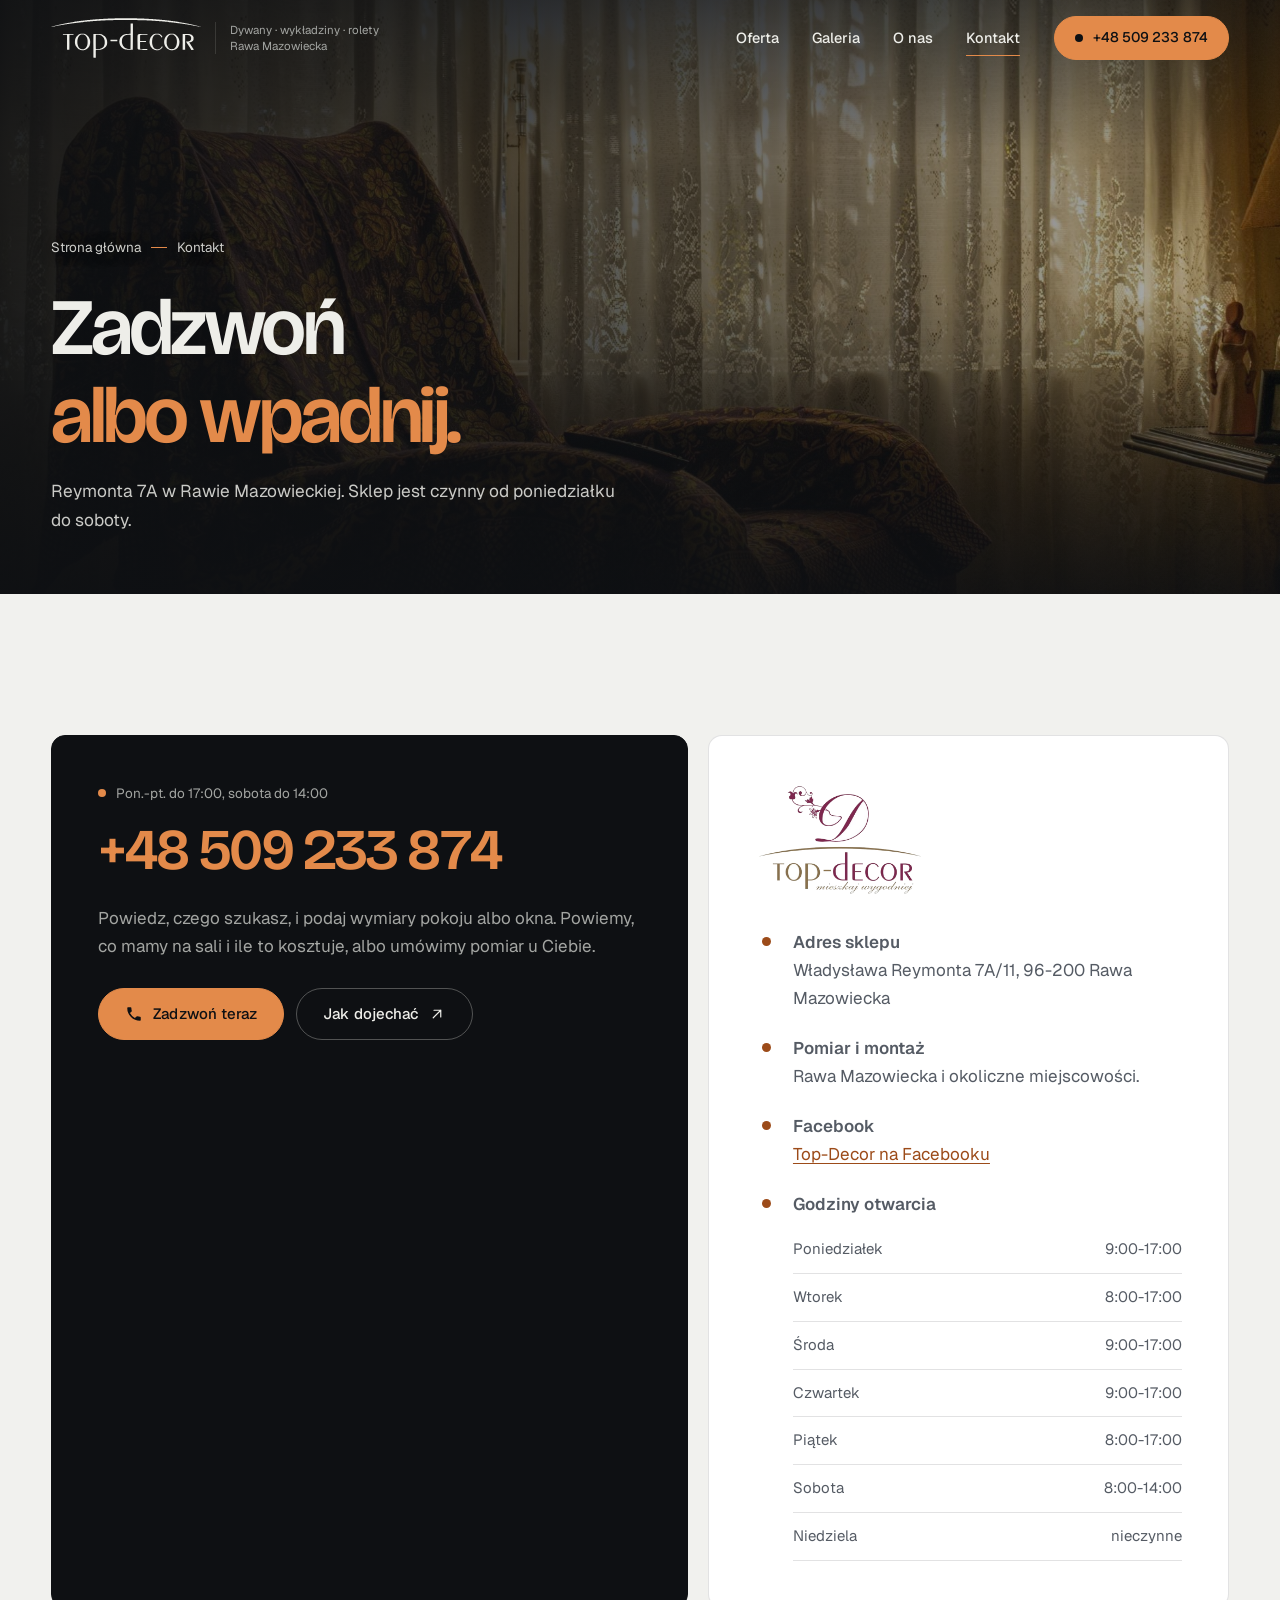
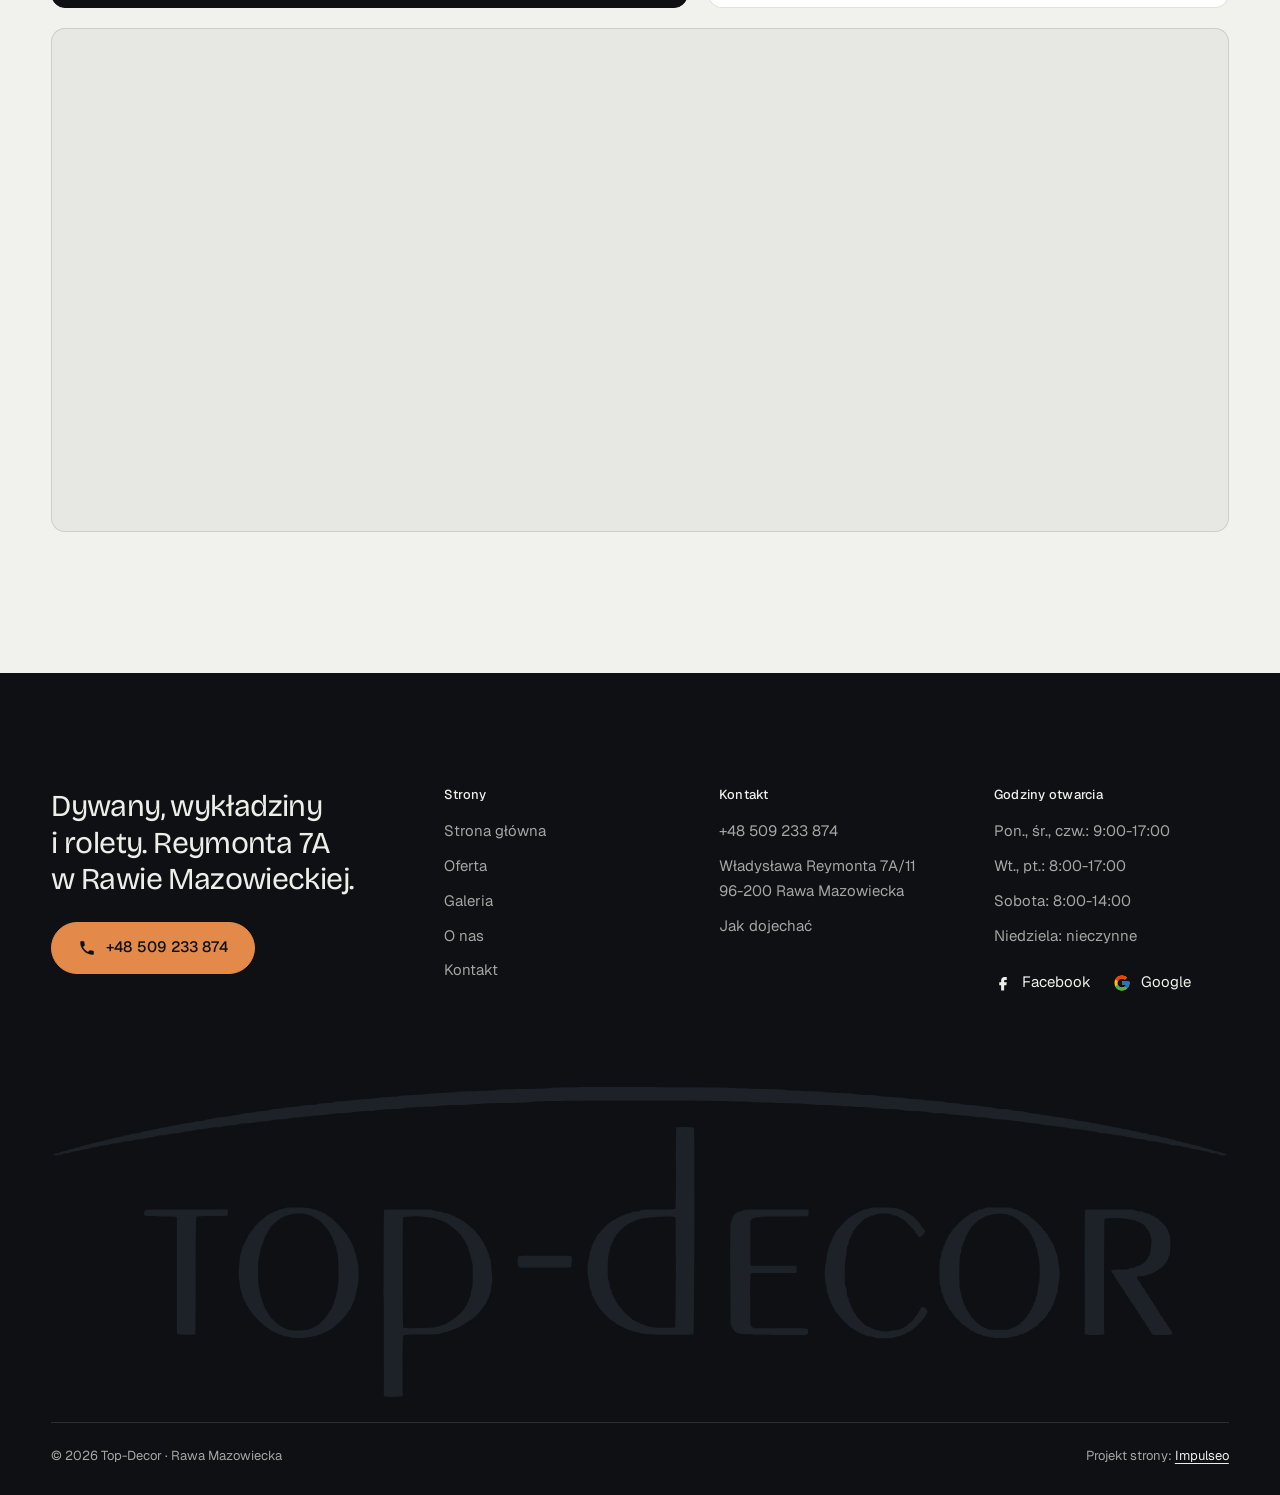
<file: kontakt.html>
<!DOCTYPE html>
<html lang="pl">
<head>
<meta charset="UTF-8">
<meta name="viewport" content="width=device-width, initial-scale=1.0">
<title>Kontakt i dojazd | Top-Decor Rawa Mazowiecka</title>
<meta name="description" content="Top-Decor, Władysława Reymonta 7A/11, 96-200 Rawa Mazowiecka. Tel. +48 509 233 874. Pon., śr., czw. 9:00-17:00, wt. i pt. 8:00-17:00, sobota 8:00-14:00.">
<link rel="canonical" href="https://impulseo-pl.github.io/top-decor/kontakt.html">
<meta name="robots" content="noindex, nofollow">
<meta name="theme-color" content="#0E1013">
<meta property="og:type" content="website">
<meta property="og:locale" content="pl_PL">
<meta property="og:site_name" content="Top-Decor">
<meta property="og:title" content="Kontakt i dojazd | Top-Decor Rawa Mazowiecka">
<meta property="og:description" content="Top-Decor, Władysława Reymonta 7A/11, 96-200 Rawa Mazowiecka. Tel. +48 509 233 874. Pon., śr., czw. 9:00-17:00, wt. i pt. 8:00-17:00, sobota 8:00-14:00.">
<meta property="og:url" content="https://impulseo-pl.github.io/top-decor/kontakt.html">
<meta property="og:image" content="https://impulseo-pl.github.io/top-decor/img/og.jpg">
<meta property="og:image:width" content="1200">
<meta property="og:image:height" content="630">
<meta name="twitter:card" content="summary_large_image">
<link rel="icon" href="img/logo.png">
<script type="application/ld+json">{"@context": "https://schema.org", "@type": "HomeGoodsStore", "name": "Top-Decor", "url": "https://impulseo-pl.github.io/top-decor/", "telephone": "+48509233874", "image": "https://impulseo-pl.github.io/top-decor/img/og.jpg", "logo": "https://impulseo-pl.github.io/top-decor/img/logo.png", "address": {"@type": "PostalAddress", "streetAddress": "Władysława Reymonta 7A/11", "postalCode": "96-200", "addressLocality": "Rawa Mazowiecka", "addressCountry": "PL"}, "geo": {"@type": "GeoCoordinates", "latitude": 51.7623965, "longitude": 20.2611301}, "openingHours": ["Mo,We,Th 09:00-17:00", "Tu,Fr 08:00-17:00", "Sa 08:00-14:00"], "areaServed": "Rawa Mazowiecka", "aggregateRating": {"@type": "AggregateRating", "ratingValue": "4.8", "reviewCount": "28"}, "sameAs": ["https://www.facebook.com/top.decor.eu/", "https://maps.google.com/?cid=16657654547501388124"]}</script>
<script>(function(){var d=document.documentElement;d.classList.add('js');try{if(!window.matchMedia('(prefers-reduced-motion: reduce)').matches)d.classList.add('anim');}catch(e){}setTimeout(function(){if(!d.classList.contains('anim-ok'))d.classList.remove('anim');},3500);})();</script>
<link rel="preload" as="image" href="img/head-kontakt.jpg" fetchpriority="high">
<link rel="preconnect" href="https://fonts.googleapis.com">
<link rel="preconnect" href="https://fonts.gstatic.com" crossorigin>
<link href="https://fonts.googleapis.com/css2?family=Bricolage+Grotesque:opsz,wght@12..96,400..700&family=Geist:wght@400..600&display=swap" rel="stylesheet">
<link rel="stylesheet" href="assets/styles.css?v=20261103a">
<script src="assets/lenis.min.js?v=1.1.20" defer></script>
<script src="assets/main.js?v=20261103a" defer></script>
</head>
<body>
<a class="skip" href="#tresc">Przejdź do treści</a>
<header class="site-head">
<div class="head-in">
  <a class="brand" href="index.html" aria-label="Top-Decor - strona główna">
    <span class="znak"><svg class="wm" viewBox="19 237 586 156" role="img" aria-label="Top-Decor" data-i-top="1.4179"><path pathLength="1" style="--i:1" d="M274.6 238.2c-3 0-7 0.2-8.8 0.4c-2 0.2-8 0.4-13.4 0.4c-7.2 0.2-10.6 0.2-12.4 0.6c-1.6 0.2-5 0.2-9.2 0.4c-4.6 0.2-7.6 0.2-9 0.4c-1.2 0.2-4.4 0.4-7.8 0.6c-3.6 0-7 0.4-9 0.6c-2 0.2-4.6 0.4-6 0.4c-2.2 0-6.6 0.4-7 0.6c0 0.2-2.4 0.2-5 0.4c-3 0.2-5.4 0.4-6.4 0.6c-0.8 0-3 0.4-5 0.4c-2 0-4.2 0.4-4.8 0.4c-0.8 0.2-3.4 0.4-5.8 0.6c-3.6 0.2-4.6 0.2-4.8 0.6c-0.2 0.2-1.2 0.2-4 0.4c-2.4 0.2-3.8 0.2-4.2 0.4c-0.6 0.4-1.8 0.4-4 0.6c-1.8 0-3.6 0.2-3.8 0.2c-1.2 0.4-2.8 0.6-5.4 0.8c-1.4 0-3.6 0.4-4.8 0.6c-1.2 0.2-3 0.4-3.8 0.4c-1 0-1.6 0.2-2.2 0.4c-0.6 0.2-1.8 0.4-4 0.6c-2 0.2-3.4 0.4-3.8 0.4c-0.2 0.2-1.4 0.4-2.6 0.4c-1.8 0.2-4.2 0.6-5.4 1c-0.4 0.2-1.2 0.2-2 0.2c-0.6 0-1.8 0.2-2.4 0.4c-0.8 0.2-2.2 0.4-3.8 0.6c-1.8 0-3 0.2-3.4 0.4c-0.4 0.2-1.6 0.4-2.6 0.6c-1 0-2 0.2-2.4 0.4c-0.6 0.4-1.4 0.4-2.8 0.6c-1.2 0-2.8 0.2-3.8 0.6c-1 0.2-2.2 0.4-2.8 0.4c-0.8 0-1.6 0.2-2.2 0.4c-0.6 0.2-2 0.4-2.8 0.6c-1 0.2-2.6 0.4-3.4 0.6c-0.8 0.2-1.8 0.4-2.2 0.4c-0.4 0-1.2 0.2-2 0.4c-0.8 0.2-2 0.6-2.8 0.6c-1 0-2 0.4-2.4 0.6c-0.4 0-1.4 0.2-2.2 0.4c-1.2 0-1.8 0.2-2.2 0.4c-0.4 0.4-1.2 0.4-2.4 0.6c-1.2 0-2.4 0.4-3 0.6c-0.6 0.2-1.4 0.4-1.8 0.4c-0.4 0-1.4 0.2-2.2 0.6c-1 0.2-2 0.4-2.4 0.4c-0.4 0-1.2 0.2-1.8 0.4c-0.6 0.2-1.6 0.4-2.2 0.6c-0.8 0.2-1.8 0.4-2.4 0.6c-0.6 0.2-1.4 0.4-1.8 0.4c-0.4 0-1 0.2-1.6 0.4c-0.4 0.2-1.4 0.4-2.4 0.6c-0.8 0.2-1.8 0.4-2 0.6c-0.4 0-1.2 0.2-1.8 0.4c-0.8 0-1.6 0.4-1.8 0.4c-0.2 0.2-1 0.4-1.4 0.6c-0.6 0-1.6 0.2-2 0.4c-0.4 0.2-1.4 0.4-2 0.6c-0.6 0-1.4 0.2-2 0.6c-0.6 0.2-1.2 0.4-1.8 0.4c-0.6 0-1 0.2-1.4 0.4c-0.4 0.4-0.8 0.6-1.2 0.6c-1.2 0-2 0.2-2.2 0.6c-0.4 0.6 3 0.4 3.8 0c0.4-0.2 1.2-0.4 2.2-0.6c1 0 2-0.2 2.4-0.4c0.2-0.2 1.2-0.4 2-0.6c0.6 0 1.8-0.2 2.4-0.4c0.6-0.2 1.8-0.4 2.6-0.6c0.8 0 1.8-0.2 2.2-0.4c0.6-0.2 1.4-0.4 2.2-0.6c0.8 0 2.2-0.2 3-0.6c0.8-0.2 1.8-0.4 2.6-0.4c0.8 0 2-0.2 3.2-0.6c0.8-0.2 2-0.4 2.6-0.4c0.4 0 1.4-0.2 2-0.4c0.6-0.2 2-0.4 3.4-0.6c1.2 0 2.4-0.4 2.8-0.4c0.4-0.2 1.8-0.6 3-0.6c1.2 0 2.6-0.4 3-0.4c0.4-0.2 1.8-0.4 3-0.6c1.4-0.2 2.4-0.4 3-0.6c0.6-0.2 1.2-0.4 2.4-0.4c0.8 0 2.2-0.2 3-0.4c1-0.2 2.6-0.4 3.8-0.6c1.2 0 2.6-0.4 3.2-0.4c0.4-0.2 2-0.4 3.2-0.6c1.6 0 2.8-0.4 3.4-0.6c0.4-0.2 1.6-0.4 3.2-0.4c1.4-0.2 3.4-0.4 4.4-0.6c0.8-0.2 2.4-0.4 3.2-0.4c0.8 0 2.6-0.2 4-0.6c1.4-0.2 3-0.4 4-0.4c0.8 0 2-0.2 2.4-0.2c1-0.6 3.2-0.8 5.4-0.8c1 0 2-0.2 2.6-0.2c0.8-0.4 4-0.8 6-0.8c1 0 1.8-0.2 2-0.2c0.6-0.4 3.8-0.8 6.2-0.8c0.8 0 1.8 0 2.4-0.2c2.8-0.6 3.6-0.6 6.8-0.8c1.8-0.2 3.8-0.4 4.4-0.4c0.8-0.4 2.6-0.4 5.4-0.6c2.4-0.2 4.6-0.4 5.4-0.6c0.8-0.2 2.8-0.4 5.2-0.4c2.2 0 5.2-0.4 6.8-0.6c1.6-0.2 3.8-0.4 5.4-0.4c1.4 0 3 0 3.8-0.2c3-0.4 4.6-0.6 9.2-0.8c2.6 0 5.6-0.4 6.8-0.6c1.2 0 4.4-0.4 7.4-0.4c2.8-0.2 6-0.2 7-0.4c3.8-0.4 7-0.6 10.8-0.6c2.2 0 4.8-0.2 6-0.2c5.4-0.4 11.4-0.8 15.6-0.8c4.6 0 10.4-0.2 15.2-0.6c11.6-1 98.8-0.8 111.8 0.2c1.4 0.2 6.8 0.2 11.8 0.4c4.8 0.2 10.4 0.4 12.4 0.4c1.8 0.2 6.4 0.4 10.2 0.6c3.6 0.2 7.8 0.4 9.2 0.6c1.4 0 4.8 0.2 7.8 0.4c3 0 6.2 0.4 7.6 0.6c1.2 0 4.4 0.4 7 0.4c2.6 0.2 5.4 0.2 6.2 0.4c0.6 0 1.8 0.2 2.6 0.4c0.6 0 2.4 0.2 3.6 0.2c2.6 0 7.4 0.4 8.4 0.8c0.4 0.2 2.2 0.2 3.8 0.2c1.8 0 3.6 0 4.2 0.2c0.6 0.2 1.4 0.2 2 0.4c0.6 0.2 2.8 0.4 5 0.4c2.2 0.2 4.4 0.4 5.2 0.4c0.6 0.2 2.4 0.4 3.8 0.6c2.6 0 6 0.4 7.4 0.8c0.4 0.2 1.4 0.2 2.4 0.2c1.8 0 4.6 0.4 6 0.6c0.4 0.2 2.2 0.4 4 0.4c2.2 0.2 3.2 0.4 3.6 0.6c0.4 0.2 1.8 0.2 4 0.4c2.4 0.2 3.6 0.4 4 0.6c0.4 0 1.2 0.2 2 0.4c3 0.2 5.6 0.4 6.2 0.8c0.4 0 1.6 0.2 2.4 0.2c0.8 0 2.6 0.2 4 0.6c1.2 0.2 3 0.4 4 0.4c1 0 2 0.2 2.8 0.4c0.8 0.2 2.4 0.4 3.8 0.6c1.2 0 2.8 0.4 3.2 0.6c0.4 0 2 0.4 3.4 0.4c1.2 0.2 3 0.4 3.6 0.6c0.8 0.2 2 0.4 2.8 0.4c0.8 0 1.8 0.2 2.6 0.4c0.8 0.2 2.2 0.6 3.2 0.6c1 0.2 2.4 0.4 3.2 0.6c0.8 0.2 2.2 0.4 3.2 0.4c1 0.2 2 0.2 2.4 0.6c0.4 0.2 1.4 0.4 3 0.4c1.2 0.2 2.4 0.4 2.8 0.6c0.4 0 1.4 0.2 2.2 0.4c1.8 0.2 2.4 0.4 3.4 0.8c0.4 0 1.4 0.2 2.2 0.2c0.8 0 1.8 0.2 2.6 0.4c0.8 0.4 2.2 0.6 3 0.6c0.6 0.2 1.8 0.4 2.4 0.6c0.6 0.2 1.4 0.4 2 0.4c0.4 0 1.6 0.2 2.4 0.4c0.6 0.2 2 0.6 2.8 0.6c1 0.2 1.8 0.4 2.2 0.6c0.4 0.2 1 0.4 2.4 0.4c1.2 0.2 2 0.2 2.2 0.4c0.4 0.6 3.4 0.8 3.6 0.4c0.4-0.4 0-0.6-1.4-0.8c-0.6 0-1.4-0.4-2-0.6c-0.4-0.2-1-0.4-1.4-0.4c-0.4 0-1-0.2-1.6-0.4c-0.4-0.2-1.4-0.6-2-0.6c-0.8-0.2-1.6-0.4-2-0.6c-0.2 0-1-0.4-1.6-0.4c-0.6-0.2-1.4-0.4-1.8-0.6c-0.4-0.2-1.2-0.4-1.8-0.4c-0.4 0-1.2-0.2-1.8-0.4c-0.4-0.2-1.4-0.6-2.2-0.6c-0.8-0.2-1.8-0.4-2.2-0.6c-0.4-0.2-1.2-0.4-1.6-0.4c-0.6 0-1.4-0.2-1.8-0.4c-0.4-0.2-1.6-0.6-2.4-0.6c-0.8-0.2-1.6-0.4-2-0.6c-0.4-0.2-1.4-0.4-2.2-0.4c-0.8-0.2-1.6-0.4-2-0.6c-0.4 0-1.2-0.2-2-0.4c-0.8 0-2-0.2-2.6-0.4c-0.6-0.4-1.8-0.6-2.6-0.6c-1-0.2-2-0.4-2.4-0.6c-0.6-0.2-1.2-0.4-1.8-0.4c-0.8 0-1.8-0.2-2.8-0.6c-0.8-0.2-1.8-0.4-2.2-0.4c-0.6 0-1.6-0.2-2.6-0.6c-1-0.2-2-0.4-2.6-0.4c-0.4 0-1.4-0.2-2-0.4c-0.8-0.2-2.2-0.6-3-0.6c-1-0.2-2.4-0.4-3-0.6c-0.6-0.2-1.6-0.4-2.2-0.4c-0.6 0-1.8-0.2-2.4-0.4c-0.8-0.2-2.2-0.6-3.4-0.6c-2.4-0.2-3.4-0.4-3.8-0.6c-0.4-0.2-1.4-0.4-2.4-0.4c-1-0.2-2.4-0.4-3-0.6c-0.6-0.2-2-0.4-3.2-0.4c-1.2-0.2-2.6-0.4-3-0.6c-0.6 0-1.8-0.4-3-0.4c-1.2 0-2.6-0.4-3.2-0.4c-0.6-0.2-2.2-0.6-3.6-0.6c-1.6-0.2-3-0.4-3.2-0.6c-0.4 0-1.4-0.2-2.4-0.4c-2.4 0-4.4-0.4-5.6-0.8c-0.6 0-1.8-0.2-2.6-0.2c-1.6 0-2 0-4.8-0.6c-0.8-0.2-2.2-0.4-3-0.4c-1 0-2.6-0.2-3.6-0.4c-1-0.2-3.2-0.6-4.8-0.6c-3.2-0.2-4.8-0.4-5.2-0.6c-0.2-0.2-2-0.2-4-0.4c-2.8-0.2-3.6-0.2-4-0.4c-0.4-0.4-1.4-0.4-4.6-0.6c-2.2-0.2-4.6-0.4-5.4-0.4c-1-0.2-3.2-0.6-5-0.6c-1.8 0-4-0.4-4.8-0.4c-0.8-0.2-3.4-0.4-6.4-0.6c-2.8-0.2-5.4-0.2-5.8-0.4c-1.6-0.4-4.2-0.6-6.6-0.6c-2.4 0-4.2-0.2-7.4-0.6c-0.8-0.2-4.2-0.4-7.4-0.4c-3.4-0.2-6.8-0.4-8-0.6c-1.4-0.2-4.6-0.2-9.6-0.4c-5.4-0.2-7.8-0.2-9-0.6c-1.4-0.2-3.8-0.2-12-0.4c-5.8-0.2-12.8-0.4-15.6-0.6c-6-0.2-71.4-0.6-81.8-0.2z"/><path pathLength="1" style="--i:2" d="M65.8 299.4c-0.2 0-0.4 0.6-0.4 1.2c-0.2 1.8-0.2 1.8 8 1.8c5.2 0 7.2 0 7.6 0.2l0.6 0.4l0 28.8c0 28 0 29 0.4 29.2c0.4 0.4 8.2 0.4 8.8 0c0.2-0.2 0.2-5.6 0.2-29.2c0-23.4 0.2-29 0.4-29.2c0.2-0.2 1.8-0.4 7.8-0.4c5 0 7.4 0 7.6-0.2c0.2 0 0.2-0.8 0.2-1.6l0-1.4l-20.6 0c-18.2 0-20.4 0-20.6 0.4z"/><path pathLength="1" style="--i:3" d="M138.2 298c-1.8 0-2.8 0.2-3.6 0.6c-0.6 0.2-1.4 0.4-1.6 0.4c-0.2 0-1 0.2-1.4 0.6c-0.6 0.2-1.2 0.4-1.4 0.4c-0.2 0-0.6 0.2-0.8 0.4c-0.2 0.2-0.8 0.4-1.4 0.6c-0.4 0.2-0.8 0.4-0.8 0.4c0 0.2-0.4 0.4-0.6 0.6c-0.4 0-0.8 0.2-0.8 0.4c0 0.2-0.2 0.4-0.6 0.4c-0.8 0.6-4.8 4.4-5.2 5.2c0 0.2-0.6 1-1 1.4c-1 1-2 2.6-2 3c0 0-0.2 0.4-0.4 0.8c-0.4 0.4-0.6 0.8-0.6 1c0 0.2-0.2 0.6-0.4 1c-0.4 0.4-0.6 0.8-0.6 1c0 0.2-0.2 0.6-0.4 0.8c-0.2 0.2-0.4 1.2-0.6 1.8c-0.2 0.8-0.4 1.8-0.6 2.2c-0.2 0.4-0.4 1.4-0.4 2.4c0 1-0.4 2.8-0.4 4.2c-0.4 2.6-0.2 5.8 0.2 7.6c0 0.6 0.2 1.4 0.2 1.8c0 0.6 0.2 1.4 0.4 2c0.2 0.4 0.4 1.4 0.6 1.8c0 0.6 0.2 1.4 0.4 1.6c0.2 0.4 0.4 0.8 0.6 1.2c0 0.2 0.2 0.8 0.6 1.2c0.2 0.4 0.4 0.8 0.4 1c0 0.2 0.2 0.4 0.2 0.6c0.2 0 0.4 0.6 0.8 1c1.2 2.8 5.6 7.4 9.2 10.2c1 0.8 1.8 1.2 2.2 1.4c0.2 0.2 0.6 0.4 1 0.6c0.2 0.2 0.6 0.4 0.8 0.4c0.2 0 0.6 0.2 1 0.4c0.4 0.4 1 0.6 1.2 0.6c0.4 0 1 0.2 1.4 0.4c0.6 0.4 1.4 0.6 2.2 0.6c0.8 0.2 1.8 0.4 2.6 0.6c2 0.4 7.4 0.4 9.2-0.2c0.8-0.2 1.8-0.4 2-0.4c0.4 0 1-0.2 1.6-0.4c0.4-0.2 1.2-0.4 1.6-0.6c0.4 0 1-0.2 1.2-0.4c0.4-0.2 0.8-0.4 1.2-0.6c0.4 0 1-0.4 1.4-0.6c0.2-0.2 0.6-0.4 0.8-0.4c0.2 0 0.4-0.2 0.6-0.4c0.2 0 0.6-0.4 0.8-0.6c0.8-0.4 5.6-4.8 6.4-6c1-1.4 1.4-2 1.6-2.4c0-0.2 0.4-0.4 0.6-0.6c0.2-0.2 0.4-0.4 0.6-0.8c0-0.4 0.2-0.8 0.4-1c0.2-0.2 0.4-0.8 0.4-1.2c0.2-0.6 0.4-1 0.6-1.2c0-0.2 0.4-1 0.6-1.6c0-0.6 0.4-1.4 0.4-1.8c0.2-0.2 0.4-1.2 0.4-2c0.2-0.6 0.4-1.8 0.6-2.2c0.6-1.6 0.6-11 0-12.2c-0.2-0.6-0.4-1.6-0.6-2.2c0-0.8-0.2-1.6-0.4-2c-0.2-0.4-0.4-1.2-0.6-1.6c0-0.8-2-4.8-2.4-5.4c-0.2-0.2-0.4-0.6-0.4-0.8c-0.2-0.2-0.4-0.6-0.6-1c-0.2-0.2-0.8-0.8-1.2-1.6c-1.2-1.8-4-4.6-6-6.4c-2-1.6-2.6-2-2.8-2c0 0-0.4-0.2-0.6-0.4c-0.2-0.4-0.6-0.6-1-0.6c-0.2-0.2-0.6-0.4-1-0.6c-0.2-0.2-0.6-0.4-1-0.4c-0.2 0-0.8-0.2-1.2-0.4c-0.4-0.4-1-0.6-1.6-0.6c-0.4-0.2-1.4-0.4-1.8-0.6c-1-0.4-6.2-0.6-10.2-0.4zm8.6 3.6c0.4 0.2 1 0.4 1.4 0.4c0.4 0.2 1 0.4 1.6 0.8c0.4 0.4 1 0.6 1.2 0.6c0.6 0 4.4 3.6 5 4.6c0.2 0.4 0.4 0.8 0.6 0.8c0.2 0.4 0.8 1.2 1.4 2.4c0 0.4 0.4 0.8 0.6 0.8c0 0.2 0.2 0.4 0.4 0.8c0 0.4 0.2 1 0.4 1.2c0.2 0.2 0.4 1 0.6 1.6c0 0.6 0.4 1.2 0.6 1.4c0.4 0.4 0.4 0.6 0.4 1.4c0 0.6 0.2 1.4 0.4 2c0.8 1.8 1 14.8 0.2 17.6c0 0.6-0.4 2-0.6 3c-0.2 1-0.4 2.2-0.6 2.4c-0.2 0.2-0.4 0.8-0.4 1.2c-0.2 0.6-0.4 1.4-0.6 1.8c-0.4 0.6-0.6 1.2-0.6 1.6c0 0.2 0 0.4-0.2 0.6c-0.2 0-0.4 0.4-0.8 0.8c-0.2 0.4-0.6 1-0.8 1.2c-0.2 0.4-0.4 0.8-0.8 1.2c-0.4 0.8-1.2 1.6-2 2.4c-0.4 0.4-1.2 1.2-1.8 1.8c-0.6 0.6-1.2 1-1.6 1c-0.2 0-0.6 0.2-0.8 0.4c-0.2 0.2-0.8 0.4-1.2 0.6c-0.6 0-1 0.4-1.2 0.6c-1 0.8-10.4 0.8-11.4-0.2c-0.4-0.2-0.8-0.4-1-0.4c-0.4-0.2-0.8-0.4-1.2-0.6c-0.2-0.2-0.6-0.4-0.6-0.4c-0.6 0-5-4-5.6-5c-0.2-0.6-0.8-1.6-1.6-2.8c-0.4-0.4-0.8-1.4-1-2c-0.2-0.6-0.6-1.4-0.8-2c-0.2-0.4-0.4-1-0.4-1.2c0-0.2-0.2-0.8-0.4-1.2c-0.2-0.4-0.4-1.4-0.6-2c0-0.8-0.2-2-0.4-2.8c-0.6-1.8-0.8-12.8-0.2-14.6c0.2-0.8 0.6-2 0.6-2.8c0.2-1 0.4-2.6 1-3.8c0.4-1 0.8-2.4 1-2.8c0.4-1.2 1-2.6 1.6-3.2c0.2-0.4 0.4-0.8 0.4-1c0-0.2 0.2-0.4 0.4-0.6c0.2-0.2 0.4-0.6 0.6-1c0.2-0.4 0.6-0.8 0.8-1c0.2-0.2 0.4-0.4 0.6-0.6c0.2-0.4 2.8-2.6 3-2.6c0.2 0 0.4-0.2 0.6-0.4c0.8-0.6 2.8-1.6 3.8-1.8c0.4 0 0.8-0.2 1.2-0.2c1.2-0.8 7.4-0.8 8.8 0z"/><path pathLength="1" style="--i:4" d="M184.8 299.2c-0.2 0.2-0.2 8.2-0.2 45.4c0 24.8 0 45.6 0 46c-0.2 1.4-0.2 1.4 3.6 1.6c1.6 0 3.6-0.2 4.4-0.2l1.4-0.2l0-14.8c0-14 0.2-15 0.4-15.4c0.4-0.2 1.2-0.4 8.6-0.4c8.2-0.2 8.4-0.2 9.8-0.6c1-0.4 2-0.6 2.4-0.6c0.4 0 0.8-0.2 1.2-0.2c0.2-0.2 0.8-0.4 1.4-0.6c0.6-0.2 1.4-0.4 1.6-0.6c0.4-0.2 1-0.4 1.4-0.6c0.4 0 1-0.2 1.2-0.4c0.2-0.2 0.6-0.6 1-0.6c1-0.6 1.8-1 2.4-1.6c0.4-0.2 0.8-0.4 0.8-0.4c0.2 0 0.6-0.2 0.8-0.4c0.2-0.4 0.4-0.6 0.6-0.6c0.4 0 4.2-3.2 4.2-3.6c0.2-0.2 0.6-0.8 1-1.2c0.8-1 1.6-2 2.2-3c0.2-0.2 0.4-0.6 0.6-1c0.2-0.2 0.4-0.6 0.4-0.8c0.2-0.4 0.4-0.8 0.6-1.2c0.2-0.2 0.4-0.6 0.4-1c0-0.2 0.2-0.8 0.4-1.2c0.2-0.4 0.6-1.4 0.6-2.8c0.2-1.2 0.4-2.6 0.6-3.2c0-0.8 0-2.2-0.2-4.6c-0.2-1.8-0.4-3.8-0.4-4.4c0-0.8-0.2-1.6-0.4-2.4c-0.4-0.6-0.6-1.4-0.6-1.6c0-0.4-0.2-1-0.4-1.6c-0.4-0.4-0.6-1-0.6-1.4c0-0.4-0.6-1.4-1.8-3.8c-0.2-0.2-0.6-0.8-0.8-1c-0.2-0.4-0.4-0.8-0.4-0.8c0-0.2-2.8-3.6-4-4.8c-1.2-1.2-5.8-4.6-6.2-4.6c0 0-0.4-0.2-0.8-0.6c-0.4-0.2-0.8-0.4-1-0.4c-0.2 0-0.6-0.2-1-0.6c-0.4-0.2-1-0.4-1.2-0.4c-0.2 0-0.6-0.2-0.8-0.4c-0.4-0.2-1.2-0.6-2-0.8c-0.8 0-1.6-0.4-2-0.4c-0.4-0.2-1-0.4-1.4-0.4c-0.4 0-1.6-0.2-2.8-0.6l-1.8-0.4l-11.6 0c-9.2 0-11.4 0-11.6 0.2zm19.8 3.4c4.6 0.6 5.4 0.6 5.8 1c0.2 0 0.8 0.2 1.4 0.4c0.6 0.2 1.4 0.4 1.6 0.6c0.4 0.2 1 0.4 1.4 0.6c0.2 0 0.8 0.2 1 0.4c0.2 0.2 0.4 0.4 0.6 0.4c0 0 0.4 0.2 0.8 0.6c0.2 0.2 1.2 1 1.8 1.4c0.8 0.6 1.8 1.4 2.2 1.8c1.8 2 2.4 2.8 2.8 3.4c0 0.2 0.2 0.6 0.4 0.8c0.2 0 0.4 0.4 0.6 0.8c0.4 1 0.6 1.2 1.2 2.2c0.2 0.4 0.6 1.2 0.6 2c0.2 0.8 0.6 1.6 0.6 1.8c0.2 0.2 0.4 1.2 0.6 2.2c0.2 0.8 0.4 2 0.6 2.4c0.4 1.2 0.4 11.4 0 12.6c-0.2 0.4-0.6 1.6-0.6 2.4c0 1-0.2 1.8-0.6 2c0 0.2-0.4 0.8-0.4 1.4c-0.2 0.4-0.4 1-0.6 1.4c-0.2 0.2-0.4 0.6-0.4 1c-0.2 0.4-0.4 0.8-0.6 0.8c-0.2 0.2-0.4 0.8-0.6 1c0 0.4-0.2 0.6-0.4 0.8c-0.2 0.2-0.4 0.4-0.4 0.4c0 0.4-5 4.8-5.6 4.8c0 0-0.2 0.2-0.4 0.4c-0.2 0.2-0.6 0.4-1 0.6c-0.4 0.2-0.8 0.4-1 0.4c-0.2 0.2-0.6 0.4-1 0.6c-0.4 0-1 0.2-1.2 0.4c-0.4 0.2-1.2 0.4-1.8 0.6c-0.8 0-1.8 0.4-2.2 0.6c-1 0.4-14.8 0.6-15.4 0.2c-0.4-0.2-0.4-53.2-0.2-54.4c0.2-0.8 0.6-0.8 3.6-1c2.6-0.2 4-0.2 6.8 0.2z"/><path pathLength="1" style="--i:5" d="M251.8 322.2c-1 0.6-0.8 5.2 0.4 5.6c0 0.2 5.8 0.2 12.8 0.2c11.4 0 12.6 0 12.8-0.4c0.4-0.4 0.6-4.6 0.2-5.2c-0.2-0.4-0.2-0.4-13-0.4c-7.2 0-13 0-13.2 0.2z"/><path pathLength="1" style="--i:6" d="M330.2 258.2c-0.2 0.2-0.2 5.4-0.2 20.2c0 18.6-0.2 19.8-0.4 20.2c-0.4 0.2-1 0.4-8.6 0.4c-8.2 0-8.4 0.2-8.8 0.6c-0.6 0.4-1 0.4-2.2 0.4c-1.2 0-1.6 0-2.2 0.4c-0.4 0.2-1 0.4-1.6 0.6c-0.4 0-1.2 0.2-1.4 0.4c-0.4 0.2-1 0.4-1.4 0.6c-0.4 0-1 0.4-1.2 0.6c-0.4 0.2-0.8 0.4-1 0.4c-0.2 0-0.6 0.2-1 0.4c-0.2 0.4-0.6 0.6-0.8 0.6c-0.2 0-0.4 0-0.6 0.2c0 0.2-0.4 0.4-0.8 0.6c-1.8 0.8-8 7.4-8 8.6c0 0-0.2 0.4-0.4 0.6c-0.2 0.4-0.6 1-0.8 1.6c0 0.6-0.4 1-0.6 1.2c0 0.2-0.2 0.6-0.2 0.8c0 0.4-0.2 1-0.4 1.6c-0.2 0.4-0.6 1.4-0.6 2.2c0 0.8-0.4 2.2-0.6 3c-0.6 2.4-0.6 7.4 0.2 9.6c0.2 1 0.4 2.4 0.4 3c0 0.8 0.2 1.2 0.4 1.6c0.2 0.4 0.6 1 0.6 1.8c0 0.6 0.2 1.2 0.4 1.4c0.2 0.2 0.4 0.6 0.6 1c0 0.4 0.2 1 0.6 1.2c0.2 0.2 0.4 0.6 0.4 0.8c0 0.2 0.2 0.6 0.4 0.8c0.2 0.4 0.4 0.8 0.6 1c0.2 0.6 1 1.6 2 2.8c1.8 2 4.6 4.8 5 4.8c0.2 0 0.6 0.2 0.8 0.4c0 0.2 0.4 0.4 0.6 0.4c0 0 0.4 0.2 0.6 0.4c0 0.4 0.4 0.6 0.8 0.6c0.4 0.2 0.8 0.4 0.8 0.6c0.2 0.2 0.8 0.4 1 0.4c0.4 0.2 0.8 0.4 1 0.6c0.2 0.2 0.8 0.4 1 0.4c0.4 0.2 1 0.4 1.2 0.6c0.2 0.2 1 0.4 1.4 0.4c0.6 0.2 1.2 0.4 1.6 0.6c0.4 0.2 0.8 0.4 1.6 0.4c0.8 0 1.2 0.2 1.6 0.4c0.6 0.4 1 0.4 3.8 0.6c5.2 0.4 22.6 0.4 23 0.2c0.4-0.4 0.6-102 0.2-102.8c-0.2-0.6-8.4-0.6-8.8-0.2zm-1.2 44.4c0.4 0.2 0.8 0.4 0.8 0.6c0.2 0.8 0.2 54.2-0.2 54.4c-0.4 0.4-9.8 0.4-11 0c-0.4-0.2-1.6-0.4-2.4-0.6c-1-0.2-1.6-0.2-1.8-0.6c-0.4-0.2-0.8-0.4-1.2-0.4c-0.4 0-1-0.2-1.4-0.6c-0.4-0.2-1-0.4-1-0.4c-0.2 0-0.6-0.2-1-0.6c-0.4-0.2-0.8-0.4-0.8-0.4c-0.2 0-0.6-0.2-1-0.6c-0.4-0.4-1.2-1-1.6-1.4c-1.8-1.4-3.6-3.4-4.2-4.6c-0.2-0.2-0.6-0.6-0.6-0.6c-0.2 0-0.4-0.2-0.4-0.6c-0.2-0.2-0.4-0.8-0.8-1c-0.2-0.4-0.4-0.8-0.4-0.8c0-0.2-0.2-0.6-0.4-1c-0.4-0.4-0.6-0.8-0.6-1c0-0.2-0.2-0.6-0.4-1c-0.4-0.4-0.6-1-0.6-1.6c0-0.4-0.2-1-0.4-1.2c-0.4-0.4-0.6-1-0.6-2c-0.2-0.8-0.4-2-0.6-2.4c-0.6-1.4-0.4-11.4 0.2-13.2c0.2-0.6 0.4-1.6 0.4-2.2c0.2-0.8 0.4-1.4 0.6-1.8c0.2-0.2 0.4-0.6 0.4-0.8c0-0.4 0.2-0.8 0.6-1.2c0.2-0.2 0.4-0.8 0.4-1c0-0.4 0.2-0.8 0.6-1c0.2-0.2 0.4-0.6 0.4-0.8c0-0.6 4.4-5.2 5-5.2c0.2 0 0.4-0.2 0.6-0.4c0.2-0.2 0.6-0.4 0.8-0.6c0.2 0 0.8-0.2 1.2-0.6c0.4-0.2 0.8-0.4 1-0.4c0.2 0 0.6-0.2 0.8-0.4c0.4-0.2 1-0.6 1.6-0.6c0.6 0 1.2-0.2 1.6-0.4c1.2-0.6 14.8-1.6 16.4-1z"/><path pathLength="1" style="--i:7" d="M363.6 299.4c-0.4 0.2-1.2 0.4-1.6 0.6c-1.8 0.2-3.8 2-4 3.6c-0.2 0.4-0.4 1.2-0.6 1.8c-0.4 0.8-0.4 1-0.4 25.8l0.2 24.8l0.6 1.4c1.4 2.2 1.4 2.4 2.8 3c2 0.8 3.8 0.8 20.2 1c7 0 13 0 13.2 0c0.2 0.2 0.6 0 1-0.2c0.8-0.4 0.8-0.6 0.8-1.6c-0.2-1.8 0.8-1.6-14-1.6l-13.2 0l-0.8-0.8l-0.8-0.8l0-12.6c0-9.6 0-12.8 0.2-13c0.2-0.2 2-0.2 11.4-0.2c6.6 0 11.2 0 11.2-0.2c0.2 0 0.2-0.8 0.2-1.8l0-1.6l-11.4 0c-6.2 0-11.4 0-11.4-0.2c-0.2 0-0.2-10-0.2-20.4c0-1.8 0-1.8 0.8-2.6c0.6-0.8 0.8-0.8 1.6-0.8c0.6 0 1.6-0.2 2.4-0.2c1-0.4 3.6-0.4 12.2-0.4c6.4 0 11.2 0 11.6-0.2c0.4-0.2 0.4-0.2 0.4-1.6l0-1.6l-16 0c-15.4 0-15.8 0-16.4 0.4z"/><path pathLength="1" style="--i:8" d="M429 298c-1.8 0-2.4 0.2-2.8 0.4c-0.4 0.2-1.2 0.4-1.8 0.6c-0.8 0-1.6 0.2-1.8 0.4c-0.2 0.2-0.6 0.4-1 0.6c-0.4 0-1 0.4-1.4 0.6c-0.2 0.2-0.6 0.4-0.8 0.4c-0.2 0-0.6 0.2-0.6 0.4c-0.2 0.2-0.6 0.4-0.8 0.4c0 0-0.4 0.2-0.8 0.6c-0.4 0.4-0.8 0.6-1 0.6c-0.2 0-4 3.8-4.8 4.8c-0.2 0.4-0.6 0.8-0.8 1c-0.6 0.4-1 1.2-1.6 2.4c0 0.4-0.4 0.8-0.6 1c-0.2 0.2-0.4 0.6-0.4 0.8c0 0.4-0.2 0.8-0.4 1.2c-0.4 0.4-0.6 1-0.6 1.4c-0.2 0.6-0.4 1-0.6 1.2c-0.2 0.4-0.4 1-0.4 1.4c-0.2 0.6-0.4 1.6-0.6 2c-0.2 0.6-0.4 1.4-0.4 2.4c0 0.6-0.2 1.8-0.2 2.4c-1 2.6-1 8-0.2 11c0.2 0.6 0.4 1.8 0.4 2.6c0 1.4 0 1.6 0.6 2.2c0.2 0.4 0.4 1 0.4 1.6c0 0.4 0.2 1 0.6 1.4c0.2 0.4 0.4 1 0.4 1.2c0 0.2 0.2 0.6 0.4 0.8c0.2 0.2 0.4 0.8 0.6 1.2c0 0.2 0.2 0.8 0.6 1.2c0.2 0.2 0.4 0.6 0.4 0.8c0 0.4 0.6 1 1.4 2c0.4 0.2 0.6 0.6 0.6 0.6c0 0.4 0.4 0.6 3 3.4c2.8 2.8 3 3 3.6 3c0.2 0.2 0.6 0.4 0.8 0.6c0.2 0.2 0.4 0.4 0.6 0.4c0.2 0 0.6 0.2 0.8 0.4c0.2 0.2 0.8 0.6 1 0.6c0.4 0.2 0.8 0.4 1.2 0.6c0.2 0.2 0.6 0.4 1.2 0.4c0.4 0.2 1 0.4 1.2 0.6c0.2 0.2 1 0.4 2 0.4c1 0 2 0.4 2.4 0.6c1.2 0.6 7.2 0.6 9.6 0c1.2-0.4 2.4-0.6 2.6-0.6c0.4 0 0.8-0.2 1.2-0.4c0.2-0.2 0.6-0.4 1.2-0.6c0.4 0 1-0.2 1.2-0.6c0.4-0.2 0.8-0.4 1-0.4c0.2 0 0.6-0.2 1-0.6c0.4-0.2 0.8-0.4 1-0.4c0 0 0.4-0.2 0.4-0.4c0.2-0.4 0.6-0.6 0.6-0.6c0.4 0 5.4-5.4 5.4-5.8c0 0 0.2-0.4 0.4-0.8c1.2-1.2 0.8-2.6-0.6-3.6c-1-0.6-1.4-0.6-1.8 0.2c-0.2 0.4-0.4 0.8-0.6 0.8c0 0-0.4 0.4-0.4 0.8c-0.6 1.2-1.2 2-1.6 2.4c-0.2 0.2-0.6 0.8-1 1.4c-0.4 0.6-1.2 1.4-1.8 1.8c-0.4 0.4-1.2 1-1.4 1.2c-0.4 0.4-0.8 0.6-0.8 0.6c-0.2 0-0.4 0.2-0.6 0.4c-0.2 0.2-0.8 0.4-1 0.6c-0.4 0-1 0.2-1.2 0.4c-0.4 0.4-0.8 0.4-2.4 0.6c-1 0-2.2 0.2-2.4 0.4c-1 0.4-4 0.2-5 0c-0.6-0.2-1.4-0.4-1.6-0.4c-0.8 0-2-0.4-2-0.6c0-0.2-0.4-0.2-0.8-0.4c-0.6-0.2-1-0.4-1.2-0.6c-0.4-0.2-0.8-0.4-1.2-0.4c-0.4-0.2-0.8-0.4-0.8-0.4c0-0.2-0.4-0.4-0.8-0.8c-1.4-1.2-3.2-3.2-3.4-3.6c-0.8-1.6-1-2-1.6-2.4c-0.2-0.4-0.4-0.8-0.4-0.8c0-0.2-0.2-0.6-0.4-0.8c-0.2-0.4-0.4-0.8-0.6-1.2c0-0.4-0.2-1-0.4-1.4c-0.2-0.2-0.6-1-0.6-1.6c0-0.6-0.2-1.2-0.4-1.4c-0.4-0.2-0.4-0.8-0.6-2.4c0-1.4-0.2-2.4-0.6-3c-0.6-1.2-0.4-13.2 0.2-15c0.2-1 0.4-2 0.4-3.2c0-1.4 0-1.6 0.6-2.2c0.2-0.4 0.4-0.8 0.4-1.6c0-0.6 0.2-1 0.4-1.6c0.4-0.4 0.6-1 0.6-1.2c0.2-0.4 0.4-1 0.6-1.2c0.2 0 0.4-0.6 0.6-1c0-0.4 0.2-0.8 0.4-1c0.2-0.2 0.6-0.8 0.8-1c0.8-1 3.8-4 4.6-4.6c0.4-0.4 0.8-0.6 1.2-0.6c0.2 0 0.6-0.2 1-0.4c0.2-0.2 0.8-0.4 1.2-0.6c0.6 0 1.4-0.2 2-0.6c1.4-0.6 7.2-0.6 8 0c0.2 0.4 0.8 0.6 1.6 0.6c0.8 0.2 1.4 0.2 1.6 0.6c0.4 0.2 0.6 0.4 0.8 0.4c0.2 0 0.6 0.2 0.8 0.4c0.4 0.4 0.8 0.6 1 0.6c0.2 0 0.6 0.2 0.8 0.6c0.2 0.2 1.2 1.2 2.2 2.2c2.4 2.4 2.8 2.8 2.8 3.4c0 0.2 0.2 0.4 0.4 0.6c0.2 0.2 0.6 0.6 0.8 1c0.6 1.4 1 1.2 2.6-0.2c1.4-1.4 1.6-2.2 0.8-2.6c-0.2-0.2-0.6-0.4-0.6-0.6c-0.2-0.4-0.8-1.2-1.6-2.4c-0.8-1-3.6-3.8-4.6-4.4c-0.8-0.4-1.6-1-1.8-1.2c-0.4-0.2-0.8-0.4-1-0.4c-0.2 0-0.6-0.2-0.8-0.4c-0.2-0.2-0.8-0.6-1.4-0.6c-0.6-0.2-1.2-0.4-1.6-0.6c-0.6-0.4-6.6-0.6-11.2-0.4z"/><path pathLength="1" style="--i:9" d="M485.8 298c-1.4 0-2.2 0.2-2.6 0.6c-0.6 0.2-1.2 0.4-2 0.4c-0.8 0-1 0-1.2 0.4c-0.4 0.4-0.6 0.6-1 0.6c-0.4 0-0.8 0.2-1 0.4c-0.2 0.2-0.8 0.4-1.2 0.6c-0.4 0-0.8 0.2-0.8 0.6c-0.2 0.2-0.6 0.4-0.8 0.4c-0.2 0-0.4 0.2-0.6 0.4c-0.2 0.2-0.6 0.4-0.8 0.6c-0.8 0.2-6.8 6.4-6.8 7c0 0.2-0.2 0.6-0.4 0.8c-0.4 0.4-0.8 1-1.6 2.4c0 0.4-0.4 0.8-0.6 1c-0.2 0.2-0.4 0.8-0.4 1.4c-0.2 0.6-0.4 1.2-0.6 1.4c-0.2 0-0.4 0.6-0.4 1.2c-0.2 0.4-0.4 1-0.6 1.2c-0.2 0.4-0.4 0.8-0.4 2c0 1-0.4 2.2-0.6 2.6c-0.4 1.4-0.4 11.6 0 12.6c0.4 0.4 0.4 1.2 0.6 2.2c0 1.4 0.2 1.8 0.6 2.2c0.2 0.2 0.4 0.6 0.4 1.2c0 0.4 0.2 1 0.4 1.2c0.2 0.4 0.4 0.8 0.6 1.2c0 0.4 0.2 0.8 1.2 2.2c0 0.4 0.4 0.8 0.6 1.2c0 0.4 0.4 1 0.8 1.2c0.8 0.8 1 1.2 1.4 1.8c0.6 1.2 2.8 3.4 4.6 5c2.2 1.6 2.6 2 2.8 2c0.2 0 0.4 0.2 0.6 0.4c0.2 0.4 0.6 0.6 0.8 0.6c0.2 0 0.6 0.2 1 0.4c0.2 0.4 0.8 0.6 1 0.6c0.2 0.2 0.6 0.4 1 0.6c0.2 0.2 0.8 0.4 1.2 0.4c0.6 0.2 1.2 0.4 1.6 0.6c0.2 0.2 1 0.4 1.8 0.4c0.8 0.2 1.6 0.4 2.2 0.6c1 0.4 8.2 0.4 9.6 0c0.4-0.2 1.4-0.4 2.2-0.6c0.8 0 1.6-0.2 2.2-0.6c0.4-0.2 1-0.4 1.6-0.4c0.4 0 1-0.2 1.4-0.6c0.4-0.2 0.8-0.4 1-0.4c0.2 0 0.6-0.2 0.8-0.4c0-0.2 0.4-0.4 0.6-0.4c0 0 0.4-0.2 0.8-0.6c0.4-0.2 1-0.6 1.2-0.8c1.4-0.6 1.8-1 3.4-2.8c1-0.8 2-1.8 2.2-2c0.4-0.6 1.4-2 1.4-2.2c0-0.2 0.2-0.6 0.6-0.8c0.6-0.6 1.4-1.8 1.4-2.6c0.2-0.2 0.4-0.6 0.6-0.8c0.2-0.2 0.4-0.8 0.4-1.4c0.2-0.4 0.4-1 0.6-1.2c0.2-0.4 0.4-1 0.4-1.6c0.2-0.6 0.4-1.2 0.6-1.6c0.4-0.4 0.4-0.8 0.4-2c0-0.8 0.2-2.2 0.4-3.2c0.6-2.8 0.8-5.8 0.2-8.6c-0.2-1.2-0.6-2.8-0.6-3.6c0-1-0.2-1.6-0.4-2c-0.2-0.2-0.4-0.8-0.6-1.4c0-0.6-0.2-1.4-0.6-1.8c-0.2-0.4-0.4-1-0.4-1.4c0-0.4-0.2-0.6-0.4-0.8c-0.2-0.2-0.6-0.6-0.6-1c-0.6-1.2-1.2-2-1.4-2.4c-0.2-0.2-0.4-0.4-0.4-0.6c0-0.2-0.6-1-2.2-2.8c-0.4-0.4-0.8-1-0.8-1.2c-0.4-0.6-5-5-5.4-5c0 0-0.4-0.2-0.8-0.6c-1.2-1-1.8-1.4-2.2-1.4c-0.2 0-0.6-0.2-1-0.4c-0.2-0.4-0.8-0.6-1.2-0.6c-0.4-0.2-1-0.4-1.2-0.6c-0.2-0.2-0.6-0.4-1-0.4c-0.4 0-1.2-0.2-1.8-0.4c-0.8-0.6-1.2-0.6-5.4-0.6c-2.4-0.2-5.4 0-6.4 0zm9.2 3.4c0.4 0.2 1.2 0.6 1.8 0.6c0.4 0.2 1 0.4 1.2 0.6c0.2 0.2 0.4 0.4 0.6 0.4c0.6 0 1.6 0.8 3.6 2.8c2.8 2.6 3.6 3.6 3.8 4.2c0 0.4 0.2 0.8 0.6 1.2c0.2 0.2 0.4 0.6 0.4 0.8c0 0.4 0.2 0.8 0.6 1c0.2 0.4 0.4 0.6 0.4 1.2c0 0.2 0.2 0.6 0.4 0.8c0.2 0.2 0.4 0.8 0.4 1.2c0.2 0.4 0.4 1.4 0.8 2.2c0.2 0.8 0.4 1.8 0.4 2.2c0 0.6 0.2 1.4 0.4 2c0.8 1.6 0.8 12.6 0 14.2c-0.2 0.8-0.4 1.4-0.4 2.4c0 1.2-0.2 1.8-0.4 2.4c-0.4 0.6-0.6 1.6-0.6 2c-0.2 0.6-0.4 1.2-0.6 1.4c-0.2 0.2-0.4 0.6-0.4 0.8c0 0.4-0.2 1-0.4 1.4c-0.4 0.4-0.6 0.8-0.6 1c0 0.2-0.2 0.6-0.4 1c-0.4 0.2-0.6 0.6-0.6 0.8c0 0.2-0.2 0.6-0.4 0.8c-0.4 0.2-0.6 0.6-0.6 0.6c0 0.8-4.2 5-5.6 5.6c-0.2 0-0.6 0.2-1 0.6c-0.4 0.2-1 0.4-1.2 0.4c-0.4 0-0.8 0.2-1 0.4c-0.4 0.4-0.6 0.4-5.4 0.4c-4.8 0-5 0-5.6-0.4c-0.4-0.2-0.8-0.4-1-0.4c-0.4 0-0.8-0.2-1-0.4c-0.4-0.2-0.8-0.6-1.2-0.6c-0.4-0.2-0.6-0.4-0.8-0.6c-0.2-0.2-0.4-0.4-0.4-0.4c-0.4 0-1.8-1.4-3.6-3.4c-0.8-1-1.6-2-2-3.2c-0.2-0.2-0.6-0.6-0.6-0.8c-0.2-0.2-0.4-0.6-0.4-1c-0.2-0.4-0.4-1-0.6-1.2c-0.2-0.4-0.4-1-0.6-1.4c0-0.6-0.2-1.2-0.4-1.4c-0.2-0.2-0.4-1-0.6-1.8c0-0.8-0.4-2-0.6-2.6c-0.6-1.4-0.4-16.8 0-17.8c0.4-0.4 0.6-1.4 0.6-2.4c0-1.2 0.2-1.8 0.4-2c0.2-0.2 0.6-0.8 0.6-1.4c0.2-0.4 0.4-1 0.6-1.2c0.2-0.4 0.4-0.8 0.4-1.2c0.2-0.6 0.4-1 0.4-1.2c0.2 0 0.6-0.4 0.6-0.8c0.6-1 1.2-2 1.4-2.4c0.2-0.2 0.4-0.6 0.6-1c0.6-0.8 3.2-3.4 4-3.8c0.4 0 0.8-0.4 1-0.6c0.2-0.2 0.6-0.4 0.8-0.4c0.2 0 0.6-0.2 1-0.6c0.4-0.2 1-0.4 1.4-0.4c0.4 0 1-0.2 1.2-0.2c1-0.8 6.8-1 8.6-0.4z"/><path pathLength="1" style="--i:10" d="M533.6 299.2c-0.2 0.2-0.2 8.4-0.2 31l0 30.4l0.4 0.4c0.8 0.6 8.6 0.4 9.2 0c0.2-0.4 0.4-0.6 0.2-1c-0.2-0.2-0.2-11.6-0.2-28.2l0.2-27.8l0.4-0.4c0.6-0.6 8-0.6 10.2 0c0.8 0.2 2 0.4 2.6 0.4c0.6 0 1.4 0.2 2.2 0.4c0.6 0.4 1.4 0.6 1.4 0.6c0.2 0 0.6 0.2 1 0.4c0.2 0.4 0.8 0.6 0.8 0.6c1 0 3.8 3.8 4.2 5.4c0 0.6 0.2 1.2 0.4 1.6c0.4 1 0.4 2.2 0 4.4c0 1-0.4 2.4-0.4 3c-0.2 0.8-0.2 1.4-0.6 1.6c-0.2 0-0.4 0.6-0.6 1c-0.8 1.4-1 1.8-1.4 2c-0.2 0-0.4 0.2-0.6 0.4c-0.8 0.6-2.2 1.6-2.6 1.6c-0.2 0-0.8 0.2-1.4 0.4c-0.4 0.4-1.2 0.6-1.6 0.6c-0.2 0-1.2 0.2-1.8 0.4c-1 0.4-2 0.4-4.8 0.4c-2 0-3.6 0.2-3.8 0.4c-0.4 0.2 0 1.4 0.8 1.8c0.2 0.2 0.4 0.6 0.4 0.8c0 0.2 0.4 0.8 0.8 1.2c0.2 0.6 0.8 1.4 1 1.6c0.2 0.2 0.6 1 1 1.6c0.4 0.6 0.8 1.4 1 1.6c0.2 0.4 0.6 0.8 0.8 1c0.6 1 1.4 2.4 1.4 2.6c0 0 0.2 0.2 0.4 0.4c0.2 0.2 0.4 0.6 0.6 0.8c0.2 0.2 0.4 0.6 0.6 0.6c0 0.2 0.2 0.4 0.4 0.8c0 0.4 0.2 0.8 0.4 0.8c0.2 0.2 0.4 0.6 0.6 0.8c0.2 0.2 0.4 0.6 0.6 0.6c0 0.2 0.2 0.4 0.2 0.8c0.2 0.2 0.6 1 1.2 1.6c0.6 0.6 1 1.4 1 1.6c0 0.2 0.2 0.6 0.6 0.8c0.2 0.2 0.4 0.6 0.4 0.6c0 0.4 1.4 2.4 1.6 2.6c0.2 0 0.4 0.4 0.6 0.6c0.6 1.4 1 2 1.2 2.2c0.2 0.2 0.6 0.6 0.8 0.8c0.4 1.2 0.8 2 1.6 2.8l0.6 0.8l4.6 0c4.2 0 4.6-0.2 4.8-0.4c0.4-0.6 0.2-1-0.2-1.6c-0.2-0.2-0.4-0.4-0.4-0.6c0 0-0.2-0.4-0.6-0.8c-0.8-1-1.4-2-1.4-2.2c0-0.2-0.2-0.4-0.6-0.8c-0.4-0.4-0.6-0.8-0.6-0.8c0-0.4-1.4-2.4-1.6-2.4c-0.2 0-0.2-0.2-0.4-0.6c0-0.2-0.2-0.8-0.6-1c-0.2-0.4-0.4-0.8-0.4-0.8c0 0-0.2-0.4-0.4-0.6c-0.4-0.4-0.6-0.8-0.6-1c0-0.2-0.2-0.4-0.4-0.6c-0.2-0.2-0.4-0.6-0.6-0.8c-1-1.8-1.2-2.2-1.6-2.4c-0.2-0.2-0.4-0.6-0.4-0.6c0-0.4-0.8-1.6-1.4-2.4c-0.6-0.4-0.8-1-1.4-2.2c-0.2-0.4-0.6-0.8-0.6-0.8c-0.2-0.2-0.6-0.4-0.6-0.8c-0.6-1-1.2-2-1.4-2.4c-0.6-0.4-1.4-2.2-1.2-2.4c0.2-0.2 1.2-0.4 2.4-0.4c1.6 0 2.2-0.2 2.8-0.6c0.6-0.2 1.2-0.4 1.6-0.4c0.2 0 0.8-0.2 1-0.4c0.4-0.2 0.8-0.4 1-0.6c0.4 0 0.8-0.2 0.8-0.4c0.2-0.2 0.6-0.4 0.8-0.6c1-0.4 2-1.4 2.6-1.8c1.2-1.4 1.6-1.8 1.6-2.2c0 0 0.2-0.4 0.6-0.8c0.2-0.2 0.4-0.8 0.4-1.2c0-0.2 0.2-0.8 0.6-1.2c0.6-1 0.6-9.6 0-10.4c-0.2-0.4-0.4-1-0.6-1.4c0-0.4-0.2-1-0.6-1.2c-0.2-0.4-0.4-0.8-0.4-0.8c0-0.8-4.4-5-5.2-5c0 0-0.4-0.2-0.8-0.6c-0.2-0.2-0.6-0.4-1-0.4c-0.2 0-0.8-0.2-1-0.4c-0.2-0.4-0.8-0.6-1.6-0.6c-0.6-0.2-1.2-0.4-1.6-0.6c-0.2-0.2-0.8-0.4-1.2-0.4c-0.6 0-1.8-0.2-2.8-0.6l-2-0.4l-11.6 0c-9.4 0-11.4 0-11.6 0.2z"/></svg></span>
    <span class="brand-sub">Dywany · wykładziny · rolety<br>Rawa Mazowiecka</span>
  </a>
  <nav class="nav-links" aria-label="Menu główne">
    <a class="nl" href="oferta.html">Oferta</a><a class="nl" href="realizacje.html">Galeria</a><a class="nl" href="o-nas.html">O&nbsp;nas</a><a class="nl" href="kontakt.html" aria-current="page">Kontakt</a>
    <a class="btn btn-copper nav-cta" href="tel:+48509233874"><span class="dot" aria-hidden="true"></span>+48 509 233 874</a>
  </nav>
  <button class="burger" type="button" aria-label="Otwórz menu" aria-expanded="false" aria-controls="mnav"><span></span><span></span></button>
</div>
</header>
<div class="mnav" id="mnav">
  <div class="mnav-in">
    <a class="ml" href="index.html">Strona główna</a><a class="ml" href="oferta.html">Oferta</a><a class="ml" href="realizacje.html">Galeria</a><a class="ml" href="o-nas.html">O&nbsp;nas</a><a class="ml" href="kontakt.html" aria-current="page">Kontakt</a>
    <div class="mnav-foot">
      <span>Sklep czynny od poniedziałku do soboty</span>
      <a class="btn btn-copper" href="tel:+48509233874"><svg class="ico" width="16" height="16" viewBox="0 0 24 24" fill="none" aria-hidden="true"><path d="M6.6 10.8a15.5 15.5 0 0 0 6.6 6.6l2.2-2.2a1 1 0 0 1 1-.24 11.4 11.4 0 0 0 3.6.58 1 1 0 0 1 1 1V20a1 1 0 0 1-1 1A17 17 0 0 1 3 4a1 1 0 0 1 1-1h3.5a1 1 0 0 1 1 1c0 1.25.2 2.46.58 3.6a1 1 0 0 1-.25 1l-2.23 2.2Z" fill="currentColor"/></svg>+48 509 233 874</a>
    </div>
  </div>
</div>
<main id="tresc">

<section class="pagehead">
  <div class="pagehead-media"><img src="img/head-kontakt.jpg" alt="Fotel przy oknie z jasnymi firanami" width="1880" height="1253" decoding="async" fetchpriority="high"></div>
  <div class="ph-in">
    <p class="crumb up" style="--d:0"><a href="index.html">Strona główna</a><span class="sl" aria-hidden="true"></span>Kontakt</p>
    <h1><span class="ln"><span class="ln-i" style="--k:0">Zadzwoń</span></span><span class="ln"><span class="ln-i" style="--k:1"><em>albo wpadnij.</em></span></span></h1>
    <p class="ph-lead up" style="--d:300">Reymonta 7A w&nbsp;Rawie Mazowieckiej. Sklep jest czynny od poniedziałku do soboty.</p>
  </div>
</section>

<section class="sec">
  <div class="wrap">
    <div class="k-grid">
      <div class="k-card dark rv">
        <span class="lbl"><span class="dot" aria-hidden="true"></span>Pon.-pt. do 17:00, sobota do 14:00</span>
        <a class="k-phone" href="tel:+48509233874">+48 509 233 874</a>
        <p>Powiedz, czego szukasz, i&nbsp;podaj wymiary pokoju albo okna. Powiemy, co mamy na sali i&nbsp;ile to kosztuje, albo umówimy pomiar u&nbsp;Ciebie.</p>
        <div class="cta-row" style="margin-top:28px">
          <a class="btn btn-copper" href="tel:+48509233874"><svg class="ico" width="16" height="16" viewBox="0 0 24 24" fill="none" aria-hidden="true"><path d="M6.6 10.8a15.5 15.5 0 0 0 6.6 6.6l2.2-2.2a1 1 0 0 1 1-.24 11.4 11.4 0 0 0 3.6.58 1 1 0 0 1 1 1V20a1 1 0 0 1-1 1A17 17 0 0 1 3 4a1 1 0 0 1 1-1h3.5a1 1 0 0 1 1 1c0 1.25.2 2.46.58 3.6a1 1 0 0 1-.25 1l-2.23 2.2Z" fill="currentColor"/></svg>Zadzwoń teraz</a>
          <a class="btn btn-ghost" href="https://maps.google.com/?cid=16657654547501388124" target="_blank" rel="noopener">Jak dojechać<svg class="ico" width="18" height="18" viewBox="0 0 24 24" fill="none" stroke="currentColor" stroke-width="1.6" stroke-linecap="round" stroke-linejoin="round" aria-hidden="true"><path d="M7 17 17 7M8 7h9v9"/></svg></a>
        </div>
      </div>
      <div class="k-card rv" style="--d:120">
        <img class="k-logo" src="img/logo.png" alt="Logo Top-Decor" width="624" height="426" loading="lazy" decoding="async">
        <ul class="k-list">
          <li><span class="k-mark" aria-hidden="true"></span><span><b>Adres sklepu</b>Władysława Reymonta 7A/11, 96-200 Rawa Mazowiecka</span></li>
          <li><span class="k-mark" aria-hidden="true"></span><span><b>Pomiar i&nbsp;montaż</b>Rawa Mazowiecka i&nbsp;okoliczne miejscowości.</span></li>
          <li><span class="k-mark" aria-hidden="true"></span><span><b>Facebook</b><a class="u" href="https://www.facebook.com/top.decor.eu/" target="_blank" rel="noopener">Top-Decor na Facebooku</a></span></li>
          <li><span class="k-mark" aria-hidden="true"></span><span><b>Godziny otwarcia</b>
            <ul class="hours"><li><span>Poniedziałek</span><span>9:00-17:00</span></li><li><span>Wtorek</span><span>8:00-17:00</span></li><li><span>Środa</span><span>9:00-17:00</span></li><li><span>Czwartek</span><span>9:00-17:00</span></li><li><span>Piątek</span><span>8:00-17:00</span></li><li><span>Sobota</span><span>8:00-14:00</span></li><li><span>Niedziela</span><span>nieczynne</span></li></ul></span></li>
        </ul>
      </div>
    </div>
    <div class="map map-lg rv">
      <iframe title="Mapa dojazdu - Top-Decor, Reymonta 7A w Rawie Mazowieckiej" src="https://maps.google.com/maps?q=51.7623965,20.2611301&z=15&output=embed" loading="lazy" referrerpolicy="no-referrer-when-downgrade"></iframe>
    </div>
  </div>
</section>
</main>
<footer class="site-foot">
  <div class="wrap">
    <div class="foot-top">
      <div>
        <p class="foot-claim">Dywany, wykładziny i&nbsp;rolety. Reymonta 7A w&nbsp;Rawie Mazowieckiej.</p>
        <a class="btn btn-copper" href="tel:+48509233874"><svg class="ico" width="16" height="16" viewBox="0 0 24 24" fill="none" aria-hidden="true"><path d="M6.6 10.8a15.5 15.5 0 0 0 6.6 6.6l2.2-2.2a1 1 0 0 1 1-.24 11.4 11.4 0 0 0 3.6.58 1 1 0 0 1 1 1V20a1 1 0 0 1-1 1A17 17 0 0 1 3 4a1 1 0 0 1 1-1h3.5a1 1 0 0 1 1 1c0 1.25.2 2.46.58 3.6a1 1 0 0 1-.25 1l-2.23 2.2Z" fill="currentColor"/></svg>+48 509 233 874</a>
      </div>
      <div>
        <h4>Strony</h4>
        <ul><li><a href="index.html">Strona główna</a></li><li><a href="oferta.html">Oferta</a></li><li><a href="realizacje.html">Galeria</a></li><li><a href="o-nas.html">O&nbsp;nas</a></li><li><a href="kontakt.html">Kontakt</a></li></ul>
      </div>
      <div>
        <h4>Kontakt</h4>
        <ul>
          <li><a href="tel:+48509233874">+48 509 233 874</a></li>
          <li>Władysława Reymonta 7A/11<br>96-200 Rawa Mazowiecka</li>
          <li><a href="https://maps.google.com/?cid=16657654547501388124" target="_blank" rel="noopener">Jak dojechać</a></li>
        </ul>
      </div>
      <div>
        <h4>Godziny otwarcia</h4>
        <ul class="foot-hours">
          <li>Pon., śr., czw.: 9:00-17:00</li>
          <li>Wt., pt.: 8:00-17:00</li>
          <li>Sobota: 8:00-14:00</li>
          <li>Niedziela: nieczynne</li>
        </ul>
        <div class="foot-soc">
          <a class="soc" href="https://www.facebook.com/top.decor.eu/" target="_blank" rel="noopener" aria-label="Top-Decor na Facebooku"><svg viewBox="0 0 24 24" aria-hidden="true"><path fill="currentColor" d="M14 8h3V4h-3c-2.8 0-4.5 1.8-4.5 4.6V11H7v4h2.5v7h4v-7h3l.5-4h-3.5V9c0-.6.4-1 1-1z"/></svg>Facebook</a>
          <a class="soc" href="https://maps.google.com/?cid=16657654547501388124" target="_blank" rel="noopener" aria-label="Wizytówka Top-Decor w Google"><svg class="g-logo" viewBox="0 0 48 48" aria-hidden="true"><path fill="#FFC107" d="M43.6 20.5H42V20H24v8h11.3C33.7 32.7 29.2 36 24 36c-6.6 0-12-5.4-12-12s5.4-12 12-12c3.1 0 5.8 1.2 7.9 3.1l5.7-5.7C34 6.1 29.3 4 24 4 12.9 4 4 12.9 4 24s8.9 20 20 20 20-8.9 20-20c0-1.3-.1-2.4-.4-3.5z"/><path fill="#FF3D00" d="m6.3 14.7 6.6 4.8C14.7 15.1 19 12 24 12c3.1 0 5.8 1.2 7.9 3.1l5.7-5.7C34 6.1 29.3 4 24 4 16.3 4 9.7 8.3 6.3 14.7z"/><path fill="#4CAF50" d="M24 44c5.2 0 9.9-2 13.4-5.2l-6.2-5.2A11.9 11.9 0 0 1 24 36c-5.2 0-9.6-3.3-11.3-7.9l-6.5 5C9.5 39.6 16.2 44 24 44z"/><path fill="#1976D2" d="M43.6 20.5H42V20H24v8h11.3a12 12 0 0 1-4.1 5.6l6.2 5.2C37 39.2 44 34 44 24c0-1.3-.1-2.4-.4-3.5z"/></svg>Google</a>
        </div>
      </div>
    </div>
    <div class="foot-mark" aria-hidden="true"><svg class="wm-foot" viewBox="19 237 586 156" aria-hidden="true" focusable="false"><path d="M274.6 238.2c-3 0-7 0.2-8.8 0.4c-2 0.2-8 0.4-13.4 0.4c-7.2 0.2-10.6 0.2-12.4 0.6c-1.6 0.2-5 0.2-9.2 0.4c-4.6 0.2-7.6 0.2-9 0.4c-1.2 0.2-4.4 0.4-7.8 0.6c-3.6 0-7 0.4-9 0.6c-2 0.2-4.6 0.4-6 0.4c-2.2 0-6.6 0.4-7 0.6c0 0.2-2.4 0.2-5 0.4c-3 0.2-5.4 0.4-6.4 0.6c-0.8 0-3 0.4-5 0.4c-2 0-4.2 0.4-4.8 0.4c-0.8 0.2-3.4 0.4-5.8 0.6c-3.6 0.2-4.6 0.2-4.8 0.6c-0.2 0.2-1.2 0.2-4 0.4c-2.4 0.2-3.8 0.2-4.2 0.4c-0.6 0.4-1.8 0.4-4 0.6c-1.8 0-3.6 0.2-3.8 0.2c-1.2 0.4-2.8 0.6-5.4 0.8c-1.4 0-3.6 0.4-4.8 0.6c-1.2 0.2-3 0.4-3.8 0.4c-1 0-1.6 0.2-2.2 0.4c-0.6 0.2-1.8 0.4-4 0.6c-2 0.2-3.4 0.4-3.8 0.4c-0.2 0.2-1.4 0.4-2.6 0.4c-1.8 0.2-4.2 0.6-5.4 1c-0.4 0.2-1.2 0.2-2 0.2c-0.6 0-1.8 0.2-2.4 0.4c-0.8 0.2-2.2 0.4-3.8 0.6c-1.8 0-3 0.2-3.4 0.4c-0.4 0.2-1.6 0.4-2.6 0.6c-1 0-2 0.2-2.4 0.4c-0.6 0.4-1.4 0.4-2.8 0.6c-1.2 0-2.8 0.2-3.8 0.6c-1 0.2-2.2 0.4-2.8 0.4c-0.8 0-1.6 0.2-2.2 0.4c-0.6 0.2-2 0.4-2.8 0.6c-1 0.2-2.6 0.4-3.4 0.6c-0.8 0.2-1.8 0.4-2.2 0.4c-0.4 0-1.2 0.2-2 0.4c-0.8 0.2-2 0.6-2.8 0.6c-1 0-2 0.4-2.4 0.6c-0.4 0-1.4 0.2-2.2 0.4c-1.2 0-1.8 0.2-2.2 0.4c-0.4 0.4-1.2 0.4-2.4 0.6c-1.2 0-2.4 0.4-3 0.6c-0.6 0.2-1.4 0.4-1.8 0.4c-0.4 0-1.4 0.2-2.2 0.6c-1 0.2-2 0.4-2.4 0.4c-0.4 0-1.2 0.2-1.8 0.4c-0.6 0.2-1.6 0.4-2.2 0.6c-0.8 0.2-1.8 0.4-2.4 0.6c-0.6 0.2-1.4 0.4-1.8 0.4c-0.4 0-1 0.2-1.6 0.4c-0.4 0.2-1.4 0.4-2.4 0.6c-0.8 0.2-1.8 0.4-2 0.6c-0.4 0-1.2 0.2-1.8 0.4c-0.8 0-1.6 0.4-1.8 0.4c-0.2 0.2-1 0.4-1.4 0.6c-0.6 0-1.6 0.2-2 0.4c-0.4 0.2-1.4 0.4-2 0.6c-0.6 0-1.4 0.2-2 0.6c-0.6 0.2-1.2 0.4-1.8 0.4c-0.6 0-1 0.2-1.4 0.4c-0.4 0.4-0.8 0.6-1.2 0.6c-1.2 0-2 0.2-2.2 0.6c-0.4 0.6 3 0.4 3.8 0c0.4-0.2 1.2-0.4 2.2-0.6c1 0 2-0.2 2.4-0.4c0.2-0.2 1.2-0.4 2-0.6c0.6 0 1.8-0.2 2.4-0.4c0.6-0.2 1.8-0.4 2.6-0.6c0.8 0 1.8-0.2 2.2-0.4c0.6-0.2 1.4-0.4 2.2-0.6c0.8 0 2.2-0.2 3-0.6c0.8-0.2 1.8-0.4 2.6-0.4c0.8 0 2-0.2 3.2-0.6c0.8-0.2 2-0.4 2.6-0.4c0.4 0 1.4-0.2 2-0.4c0.6-0.2 2-0.4 3.4-0.6c1.2 0 2.4-0.4 2.8-0.4c0.4-0.2 1.8-0.6 3-0.6c1.2 0 2.6-0.4 3-0.4c0.4-0.2 1.8-0.4 3-0.6c1.4-0.2 2.4-0.4 3-0.6c0.6-0.2 1.2-0.4 2.4-0.4c0.8 0 2.2-0.2 3-0.4c1-0.2 2.6-0.4 3.8-0.6c1.2 0 2.6-0.4 3.2-0.4c0.4-0.2 2-0.4 3.2-0.6c1.6 0 2.8-0.4 3.4-0.6c0.4-0.2 1.6-0.4 3.2-0.4c1.4-0.2 3.4-0.4 4.4-0.6c0.8-0.2 2.4-0.4 3.2-0.4c0.8 0 2.6-0.2 4-0.6c1.4-0.2 3-0.4 4-0.4c0.8 0 2-0.2 2.4-0.2c1-0.6 3.2-0.8 5.4-0.8c1 0 2-0.2 2.6-0.2c0.8-0.4 4-0.8 6-0.8c1 0 1.8-0.2 2-0.2c0.6-0.4 3.8-0.8 6.2-0.8c0.8 0 1.8 0 2.4-0.2c2.8-0.6 3.6-0.6 6.8-0.8c1.8-0.2 3.8-0.4 4.4-0.4c0.8-0.4 2.6-0.4 5.4-0.6c2.4-0.2 4.6-0.4 5.4-0.6c0.8-0.2 2.8-0.4 5.2-0.4c2.2 0 5.2-0.4 6.8-0.6c1.6-0.2 3.8-0.4 5.4-0.4c1.4 0 3 0 3.8-0.2c3-0.4 4.6-0.6 9.2-0.8c2.6 0 5.6-0.4 6.8-0.6c1.2 0 4.4-0.4 7.4-0.4c2.8-0.2 6-0.2 7-0.4c3.8-0.4 7-0.6 10.8-0.6c2.2 0 4.8-0.2 6-0.2c5.4-0.4 11.4-0.8 15.6-0.8c4.6 0 10.4-0.2 15.2-0.6c11.6-1 98.8-0.8 111.8 0.2c1.4 0.2 6.8 0.2 11.8 0.4c4.8 0.2 10.4 0.4 12.4 0.4c1.8 0.2 6.4 0.4 10.2 0.6c3.6 0.2 7.8 0.4 9.2 0.6c1.4 0 4.8 0.2 7.8 0.4c3 0 6.2 0.4 7.6 0.6c1.2 0 4.4 0.4 7 0.4c2.6 0.2 5.4 0.2 6.2 0.4c0.6 0 1.8 0.2 2.6 0.4c0.6 0 2.4 0.2 3.6 0.2c2.6 0 7.4 0.4 8.4 0.8c0.4 0.2 2.2 0.2 3.8 0.2c1.8 0 3.6 0 4.2 0.2c0.6 0.2 1.4 0.2 2 0.4c0.6 0.2 2.8 0.4 5 0.4c2.2 0.2 4.4 0.4 5.2 0.4c0.6 0.2 2.4 0.4 3.8 0.6c2.6 0 6 0.4 7.4 0.8c0.4 0.2 1.4 0.2 2.4 0.2c1.8 0 4.6 0.4 6 0.6c0.4 0.2 2.2 0.4 4 0.4c2.2 0.2 3.2 0.4 3.6 0.6c0.4 0.2 1.8 0.2 4 0.4c2.4 0.2 3.6 0.4 4 0.6c0.4 0 1.2 0.2 2 0.4c3 0.2 5.6 0.4 6.2 0.8c0.4 0 1.6 0.2 2.4 0.2c0.8 0 2.6 0.2 4 0.6c1.2 0.2 3 0.4 4 0.4c1 0 2 0.2 2.8 0.4c0.8 0.2 2.4 0.4 3.8 0.6c1.2 0 2.8 0.4 3.2 0.6c0.4 0 2 0.4 3.4 0.4c1.2 0.2 3 0.4 3.6 0.6c0.8 0.2 2 0.4 2.8 0.4c0.8 0 1.8 0.2 2.6 0.4c0.8 0.2 2.2 0.6 3.2 0.6c1 0.2 2.4 0.4 3.2 0.6c0.8 0.2 2.2 0.4 3.2 0.4c1 0.2 2 0.2 2.4 0.6c0.4 0.2 1.4 0.4 3 0.4c1.2 0.2 2.4 0.4 2.8 0.6c0.4 0 1.4 0.2 2.2 0.4c1.8 0.2 2.4 0.4 3.4 0.8c0.4 0 1.4 0.2 2.2 0.2c0.8 0 1.8 0.2 2.6 0.4c0.8 0.4 2.2 0.6 3 0.6c0.6 0.2 1.8 0.4 2.4 0.6c0.6 0.2 1.4 0.4 2 0.4c0.4 0 1.6 0.2 2.4 0.4c0.6 0.2 2 0.6 2.8 0.6c1 0.2 1.8 0.4 2.2 0.6c0.4 0.2 1 0.4 2.4 0.4c1.2 0.2 2 0.2 2.2 0.4c0.4 0.6 3.4 0.8 3.6 0.4c0.4-0.4 0-0.6-1.4-0.8c-0.6 0-1.4-0.4-2-0.6c-0.4-0.2-1-0.4-1.4-0.4c-0.4 0-1-0.2-1.6-0.4c-0.4-0.2-1.4-0.6-2-0.6c-0.8-0.2-1.6-0.4-2-0.6c-0.2 0-1-0.4-1.6-0.4c-0.6-0.2-1.4-0.4-1.8-0.6c-0.4-0.2-1.2-0.4-1.8-0.4c-0.4 0-1.2-0.2-1.8-0.4c-0.4-0.2-1.4-0.6-2.2-0.6c-0.8-0.2-1.8-0.4-2.2-0.6c-0.4-0.2-1.2-0.4-1.6-0.4c-0.6 0-1.4-0.2-1.8-0.4c-0.4-0.2-1.6-0.6-2.4-0.6c-0.8-0.2-1.6-0.4-2-0.6c-0.4-0.2-1.4-0.4-2.2-0.4c-0.8-0.2-1.6-0.4-2-0.6c-0.4 0-1.2-0.2-2-0.4c-0.8 0-2-0.2-2.6-0.4c-0.6-0.4-1.8-0.6-2.6-0.6c-1-0.2-2-0.4-2.4-0.6c-0.6-0.2-1.2-0.4-1.8-0.4c-0.8 0-1.8-0.2-2.8-0.6c-0.8-0.2-1.8-0.4-2.2-0.4c-0.6 0-1.6-0.2-2.6-0.6c-1-0.2-2-0.4-2.6-0.4c-0.4 0-1.4-0.2-2-0.4c-0.8-0.2-2.2-0.6-3-0.6c-1-0.2-2.4-0.4-3-0.6c-0.6-0.2-1.6-0.4-2.2-0.4c-0.6 0-1.8-0.2-2.4-0.4c-0.8-0.2-2.2-0.6-3.4-0.6c-2.4-0.2-3.4-0.4-3.8-0.6c-0.4-0.2-1.4-0.4-2.4-0.4c-1-0.2-2.4-0.4-3-0.6c-0.6-0.2-2-0.4-3.2-0.4c-1.2-0.2-2.6-0.4-3-0.6c-0.6 0-1.8-0.4-3-0.4c-1.2 0-2.6-0.4-3.2-0.4c-0.6-0.2-2.2-0.6-3.6-0.6c-1.6-0.2-3-0.4-3.2-0.6c-0.4 0-1.4-0.2-2.4-0.4c-2.4 0-4.4-0.4-5.6-0.8c-0.6 0-1.8-0.2-2.6-0.2c-1.6 0-2 0-4.8-0.6c-0.8-0.2-2.2-0.4-3-0.4c-1 0-2.6-0.2-3.6-0.4c-1-0.2-3.2-0.6-4.8-0.6c-3.2-0.2-4.8-0.4-5.2-0.6c-0.2-0.2-2-0.2-4-0.4c-2.8-0.2-3.6-0.2-4-0.4c-0.4-0.4-1.4-0.4-4.6-0.6c-2.2-0.2-4.6-0.4-5.4-0.4c-1-0.2-3.2-0.6-5-0.6c-1.8 0-4-0.4-4.8-0.4c-0.8-0.2-3.4-0.4-6.4-0.6c-2.8-0.2-5.4-0.2-5.8-0.4c-1.6-0.4-4.2-0.6-6.6-0.6c-2.4 0-4.2-0.2-7.4-0.6c-0.8-0.2-4.2-0.4-7.4-0.4c-3.4-0.2-6.8-0.4-8-0.6c-1.4-0.2-4.6-0.2-9.6-0.4c-5.4-0.2-7.8-0.2-9-0.6c-1.4-0.2-3.8-0.2-12-0.4c-5.8-0.2-12.8-0.4-15.6-0.6c-6-0.2-71.4-0.6-81.8-0.2z"/><path d="M65.8 299.4c-0.2 0-0.4 0.6-0.4 1.2c-0.2 1.8-0.2 1.8 8 1.8c5.2 0 7.2 0 7.6 0.2l0.6 0.4l0 28.8c0 28 0 29 0.4 29.2c0.4 0.4 8.2 0.4 8.8 0c0.2-0.2 0.2-5.6 0.2-29.2c0-23.4 0.2-29 0.4-29.2c0.2-0.2 1.8-0.4 7.8-0.4c5 0 7.4 0 7.6-0.2c0.2 0 0.2-0.8 0.2-1.6l0-1.4l-20.6 0c-18.2 0-20.4 0-20.6 0.4z"/><path d="M138.2 298c-1.8 0-2.8 0.2-3.6 0.6c-0.6 0.2-1.4 0.4-1.6 0.4c-0.2 0-1 0.2-1.4 0.6c-0.6 0.2-1.2 0.4-1.4 0.4c-0.2 0-0.6 0.2-0.8 0.4c-0.2 0.2-0.8 0.4-1.4 0.6c-0.4 0.2-0.8 0.4-0.8 0.4c0 0.2-0.4 0.4-0.6 0.6c-0.4 0-0.8 0.2-0.8 0.4c0 0.2-0.2 0.4-0.6 0.4c-0.8 0.6-4.8 4.4-5.2 5.2c0 0.2-0.6 1-1 1.4c-1 1-2 2.6-2 3c0 0-0.2 0.4-0.4 0.8c-0.4 0.4-0.6 0.8-0.6 1c0 0.2-0.2 0.6-0.4 1c-0.4 0.4-0.6 0.8-0.6 1c0 0.2-0.2 0.6-0.4 0.8c-0.2 0.2-0.4 1.2-0.6 1.8c-0.2 0.8-0.4 1.8-0.6 2.2c-0.2 0.4-0.4 1.4-0.4 2.4c0 1-0.4 2.8-0.4 4.2c-0.4 2.6-0.2 5.8 0.2 7.6c0 0.6 0.2 1.4 0.2 1.8c0 0.6 0.2 1.4 0.4 2c0.2 0.4 0.4 1.4 0.6 1.8c0 0.6 0.2 1.4 0.4 1.6c0.2 0.4 0.4 0.8 0.6 1.2c0 0.2 0.2 0.8 0.6 1.2c0.2 0.4 0.4 0.8 0.4 1c0 0.2 0.2 0.4 0.2 0.6c0.2 0 0.4 0.6 0.8 1c1.2 2.8 5.6 7.4 9.2 10.2c1 0.8 1.8 1.2 2.2 1.4c0.2 0.2 0.6 0.4 1 0.6c0.2 0.2 0.6 0.4 0.8 0.4c0.2 0 0.6 0.2 1 0.4c0.4 0.4 1 0.6 1.2 0.6c0.4 0 1 0.2 1.4 0.4c0.6 0.4 1.4 0.6 2.2 0.6c0.8 0.2 1.8 0.4 2.6 0.6c2 0.4 7.4 0.4 9.2-0.2c0.8-0.2 1.8-0.4 2-0.4c0.4 0 1-0.2 1.6-0.4c0.4-0.2 1.2-0.4 1.6-0.6c0.4 0 1-0.2 1.2-0.4c0.4-0.2 0.8-0.4 1.2-0.6c0.4 0 1-0.4 1.4-0.6c0.2-0.2 0.6-0.4 0.8-0.4c0.2 0 0.4-0.2 0.6-0.4c0.2 0 0.6-0.4 0.8-0.6c0.8-0.4 5.6-4.8 6.4-6c1-1.4 1.4-2 1.6-2.4c0-0.2 0.4-0.4 0.6-0.6c0.2-0.2 0.4-0.4 0.6-0.8c0-0.4 0.2-0.8 0.4-1c0.2-0.2 0.4-0.8 0.4-1.2c0.2-0.6 0.4-1 0.6-1.2c0-0.2 0.4-1 0.6-1.6c0-0.6 0.4-1.4 0.4-1.8c0.2-0.2 0.4-1.2 0.4-2c0.2-0.6 0.4-1.8 0.6-2.2c0.6-1.6 0.6-11 0-12.2c-0.2-0.6-0.4-1.6-0.6-2.2c0-0.8-0.2-1.6-0.4-2c-0.2-0.4-0.4-1.2-0.6-1.6c0-0.8-2-4.8-2.4-5.4c-0.2-0.2-0.4-0.6-0.4-0.8c-0.2-0.2-0.4-0.6-0.6-1c-0.2-0.2-0.8-0.8-1.2-1.6c-1.2-1.8-4-4.6-6-6.4c-2-1.6-2.6-2-2.8-2c0 0-0.4-0.2-0.6-0.4c-0.2-0.4-0.6-0.6-1-0.6c-0.2-0.2-0.6-0.4-1-0.6c-0.2-0.2-0.6-0.4-1-0.4c-0.2 0-0.8-0.2-1.2-0.4c-0.4-0.4-1-0.6-1.6-0.6c-0.4-0.2-1.4-0.4-1.8-0.6c-1-0.4-6.2-0.6-10.2-0.4zm8.6 3.6c0.4 0.2 1 0.4 1.4 0.4c0.4 0.2 1 0.4 1.6 0.8c0.4 0.4 1 0.6 1.2 0.6c0.6 0 4.4 3.6 5 4.6c0.2 0.4 0.4 0.8 0.6 0.8c0.2 0.4 0.8 1.2 1.4 2.4c0 0.4 0.4 0.8 0.6 0.8c0 0.2 0.2 0.4 0.4 0.8c0 0.4 0.2 1 0.4 1.2c0.2 0.2 0.4 1 0.6 1.6c0 0.6 0.4 1.2 0.6 1.4c0.4 0.4 0.4 0.6 0.4 1.4c0 0.6 0.2 1.4 0.4 2c0.8 1.8 1 14.8 0.2 17.6c0 0.6-0.4 2-0.6 3c-0.2 1-0.4 2.2-0.6 2.4c-0.2 0.2-0.4 0.8-0.4 1.2c-0.2 0.6-0.4 1.4-0.6 1.8c-0.4 0.6-0.6 1.2-0.6 1.6c0 0.2 0 0.4-0.2 0.6c-0.2 0-0.4 0.4-0.8 0.8c-0.2 0.4-0.6 1-0.8 1.2c-0.2 0.4-0.4 0.8-0.8 1.2c-0.4 0.8-1.2 1.6-2 2.4c-0.4 0.4-1.2 1.2-1.8 1.8c-0.6 0.6-1.2 1-1.6 1c-0.2 0-0.6 0.2-0.8 0.4c-0.2 0.2-0.8 0.4-1.2 0.6c-0.6 0-1 0.4-1.2 0.6c-1 0.8-10.4 0.8-11.4-0.2c-0.4-0.2-0.8-0.4-1-0.4c-0.4-0.2-0.8-0.4-1.2-0.6c-0.2-0.2-0.6-0.4-0.6-0.4c-0.6 0-5-4-5.6-5c-0.2-0.6-0.8-1.6-1.6-2.8c-0.4-0.4-0.8-1.4-1-2c-0.2-0.6-0.6-1.4-0.8-2c-0.2-0.4-0.4-1-0.4-1.2c0-0.2-0.2-0.8-0.4-1.2c-0.2-0.4-0.4-1.4-0.6-2c0-0.8-0.2-2-0.4-2.8c-0.6-1.8-0.8-12.8-0.2-14.6c0.2-0.8 0.6-2 0.6-2.8c0.2-1 0.4-2.6 1-3.8c0.4-1 0.8-2.4 1-2.8c0.4-1.2 1-2.6 1.6-3.2c0.2-0.4 0.4-0.8 0.4-1c0-0.2 0.2-0.4 0.4-0.6c0.2-0.2 0.4-0.6 0.6-1c0.2-0.4 0.6-0.8 0.8-1c0.2-0.2 0.4-0.4 0.6-0.6c0.2-0.4 2.8-2.6 3-2.6c0.2 0 0.4-0.2 0.6-0.4c0.8-0.6 2.8-1.6 3.8-1.8c0.4 0 0.8-0.2 1.2-0.2c1.2-0.8 7.4-0.8 8.8 0z"/><path d="M184.8 299.2c-0.2 0.2-0.2 8.2-0.2 45.4c0 24.8 0 45.6 0 46c-0.2 1.4-0.2 1.4 3.6 1.6c1.6 0 3.6-0.2 4.4-0.2l1.4-0.2l0-14.8c0-14 0.2-15 0.4-15.4c0.4-0.2 1.2-0.4 8.6-0.4c8.2-0.2 8.4-0.2 9.8-0.6c1-0.4 2-0.6 2.4-0.6c0.4 0 0.8-0.2 1.2-0.2c0.2-0.2 0.8-0.4 1.4-0.6c0.6-0.2 1.4-0.4 1.6-0.6c0.4-0.2 1-0.4 1.4-0.6c0.4 0 1-0.2 1.2-0.4c0.2-0.2 0.6-0.6 1-0.6c1-0.6 1.8-1 2.4-1.6c0.4-0.2 0.8-0.4 0.8-0.4c0.2 0 0.6-0.2 0.8-0.4c0.2-0.4 0.4-0.6 0.6-0.6c0.4 0 4.2-3.2 4.2-3.6c0.2-0.2 0.6-0.8 1-1.2c0.8-1 1.6-2 2.2-3c0.2-0.2 0.4-0.6 0.6-1c0.2-0.2 0.4-0.6 0.4-0.8c0.2-0.4 0.4-0.8 0.6-1.2c0.2-0.2 0.4-0.6 0.4-1c0-0.2 0.2-0.8 0.4-1.2c0.2-0.4 0.6-1.4 0.6-2.8c0.2-1.2 0.4-2.6 0.6-3.2c0-0.8 0-2.2-0.2-4.6c-0.2-1.8-0.4-3.8-0.4-4.4c0-0.8-0.2-1.6-0.4-2.4c-0.4-0.6-0.6-1.4-0.6-1.6c0-0.4-0.2-1-0.4-1.6c-0.4-0.4-0.6-1-0.6-1.4c0-0.4-0.6-1.4-1.8-3.8c-0.2-0.2-0.6-0.8-0.8-1c-0.2-0.4-0.4-0.8-0.4-0.8c0-0.2-2.8-3.6-4-4.8c-1.2-1.2-5.8-4.6-6.2-4.6c0 0-0.4-0.2-0.8-0.6c-0.4-0.2-0.8-0.4-1-0.4c-0.2 0-0.6-0.2-1-0.6c-0.4-0.2-1-0.4-1.2-0.4c-0.2 0-0.6-0.2-0.8-0.4c-0.4-0.2-1.2-0.6-2-0.8c-0.8 0-1.6-0.4-2-0.4c-0.4-0.2-1-0.4-1.4-0.4c-0.4 0-1.6-0.2-2.8-0.6l-1.8-0.4l-11.6 0c-9.2 0-11.4 0-11.6 0.2zm19.8 3.4c4.6 0.6 5.4 0.6 5.8 1c0.2 0 0.8 0.2 1.4 0.4c0.6 0.2 1.4 0.4 1.6 0.6c0.4 0.2 1 0.4 1.4 0.6c0.2 0 0.8 0.2 1 0.4c0.2 0.2 0.4 0.4 0.6 0.4c0 0 0.4 0.2 0.8 0.6c0.2 0.2 1.2 1 1.8 1.4c0.8 0.6 1.8 1.4 2.2 1.8c1.8 2 2.4 2.8 2.8 3.4c0 0.2 0.2 0.6 0.4 0.8c0.2 0 0.4 0.4 0.6 0.8c0.4 1 0.6 1.2 1.2 2.2c0.2 0.4 0.6 1.2 0.6 2c0.2 0.8 0.6 1.6 0.6 1.8c0.2 0.2 0.4 1.2 0.6 2.2c0.2 0.8 0.4 2 0.6 2.4c0.4 1.2 0.4 11.4 0 12.6c-0.2 0.4-0.6 1.6-0.6 2.4c0 1-0.2 1.8-0.6 2c0 0.2-0.4 0.8-0.4 1.4c-0.2 0.4-0.4 1-0.6 1.4c-0.2 0.2-0.4 0.6-0.4 1c-0.2 0.4-0.4 0.8-0.6 0.8c-0.2 0.2-0.4 0.8-0.6 1c0 0.4-0.2 0.6-0.4 0.8c-0.2 0.2-0.4 0.4-0.4 0.4c0 0.4-5 4.8-5.6 4.8c0 0-0.2 0.2-0.4 0.4c-0.2 0.2-0.6 0.4-1 0.6c-0.4 0.2-0.8 0.4-1 0.4c-0.2 0.2-0.6 0.4-1 0.6c-0.4 0-1 0.2-1.2 0.4c-0.4 0.2-1.2 0.4-1.8 0.6c-0.8 0-1.8 0.4-2.2 0.6c-1 0.4-14.8 0.6-15.4 0.2c-0.4-0.2-0.4-53.2-0.2-54.4c0.2-0.8 0.6-0.8 3.6-1c2.6-0.2 4-0.2 6.8 0.2z"/><path d="M251.8 322.2c-1 0.6-0.8 5.2 0.4 5.6c0 0.2 5.8 0.2 12.8 0.2c11.4 0 12.6 0 12.8-0.4c0.4-0.4 0.6-4.6 0.2-5.2c-0.2-0.4-0.2-0.4-13-0.4c-7.2 0-13 0-13.2 0.2z"/><path d="M330.2 258.2c-0.2 0.2-0.2 5.4-0.2 20.2c0 18.6-0.2 19.8-0.4 20.2c-0.4 0.2-1 0.4-8.6 0.4c-8.2 0-8.4 0.2-8.8 0.6c-0.6 0.4-1 0.4-2.2 0.4c-1.2 0-1.6 0-2.2 0.4c-0.4 0.2-1 0.4-1.6 0.6c-0.4 0-1.2 0.2-1.4 0.4c-0.4 0.2-1 0.4-1.4 0.6c-0.4 0-1 0.4-1.2 0.6c-0.4 0.2-0.8 0.4-1 0.4c-0.2 0-0.6 0.2-1 0.4c-0.2 0.4-0.6 0.6-0.8 0.6c-0.2 0-0.4 0-0.6 0.2c0 0.2-0.4 0.4-0.8 0.6c-1.8 0.8-8 7.4-8 8.6c0 0-0.2 0.4-0.4 0.6c-0.2 0.4-0.6 1-0.8 1.6c0 0.6-0.4 1-0.6 1.2c0 0.2-0.2 0.6-0.2 0.8c0 0.4-0.2 1-0.4 1.6c-0.2 0.4-0.6 1.4-0.6 2.2c0 0.8-0.4 2.2-0.6 3c-0.6 2.4-0.6 7.4 0.2 9.6c0.2 1 0.4 2.4 0.4 3c0 0.8 0.2 1.2 0.4 1.6c0.2 0.4 0.6 1 0.6 1.8c0 0.6 0.2 1.2 0.4 1.4c0.2 0.2 0.4 0.6 0.6 1c0 0.4 0.2 1 0.6 1.2c0.2 0.2 0.4 0.6 0.4 0.8c0 0.2 0.2 0.6 0.4 0.8c0.2 0.4 0.4 0.8 0.6 1c0.2 0.6 1 1.6 2 2.8c1.8 2 4.6 4.8 5 4.8c0.2 0 0.6 0.2 0.8 0.4c0 0.2 0.4 0.4 0.6 0.4c0 0 0.4 0.2 0.6 0.4c0 0.4 0.4 0.6 0.8 0.6c0.4 0.2 0.8 0.4 0.8 0.6c0.2 0.2 0.8 0.4 1 0.4c0.4 0.2 0.8 0.4 1 0.6c0.2 0.2 0.8 0.4 1 0.4c0.4 0.2 1 0.4 1.2 0.6c0.2 0.2 1 0.4 1.4 0.4c0.6 0.2 1.2 0.4 1.6 0.6c0.4 0.2 0.8 0.4 1.6 0.4c0.8 0 1.2 0.2 1.6 0.4c0.6 0.4 1 0.4 3.8 0.6c5.2 0.4 22.6 0.4 23 0.2c0.4-0.4 0.6-102 0.2-102.8c-0.2-0.6-8.4-0.6-8.8-0.2zm-1.2 44.4c0.4 0.2 0.8 0.4 0.8 0.6c0.2 0.8 0.2 54.2-0.2 54.4c-0.4 0.4-9.8 0.4-11 0c-0.4-0.2-1.6-0.4-2.4-0.6c-1-0.2-1.6-0.2-1.8-0.6c-0.4-0.2-0.8-0.4-1.2-0.4c-0.4 0-1-0.2-1.4-0.6c-0.4-0.2-1-0.4-1-0.4c-0.2 0-0.6-0.2-1-0.6c-0.4-0.2-0.8-0.4-0.8-0.4c-0.2 0-0.6-0.2-1-0.6c-0.4-0.4-1.2-1-1.6-1.4c-1.8-1.4-3.6-3.4-4.2-4.6c-0.2-0.2-0.6-0.6-0.6-0.6c-0.2 0-0.4-0.2-0.4-0.6c-0.2-0.2-0.4-0.8-0.8-1c-0.2-0.4-0.4-0.8-0.4-0.8c0-0.2-0.2-0.6-0.4-1c-0.4-0.4-0.6-0.8-0.6-1c0-0.2-0.2-0.6-0.4-1c-0.4-0.4-0.6-1-0.6-1.6c0-0.4-0.2-1-0.4-1.2c-0.4-0.4-0.6-1-0.6-2c-0.2-0.8-0.4-2-0.6-2.4c-0.6-1.4-0.4-11.4 0.2-13.2c0.2-0.6 0.4-1.6 0.4-2.2c0.2-0.8 0.4-1.4 0.6-1.8c0.2-0.2 0.4-0.6 0.4-0.8c0-0.4 0.2-0.8 0.6-1.2c0.2-0.2 0.4-0.8 0.4-1c0-0.4 0.2-0.8 0.6-1c0.2-0.2 0.4-0.6 0.4-0.8c0-0.6 4.4-5.2 5-5.2c0.2 0 0.4-0.2 0.6-0.4c0.2-0.2 0.6-0.4 0.8-0.6c0.2 0 0.8-0.2 1.2-0.6c0.4-0.2 0.8-0.4 1-0.4c0.2 0 0.6-0.2 0.8-0.4c0.4-0.2 1-0.6 1.6-0.6c0.6 0 1.2-0.2 1.6-0.4c1.2-0.6 14.8-1.6 16.4-1z"/><path d="M363.6 299.4c-0.4 0.2-1.2 0.4-1.6 0.6c-1.8 0.2-3.8 2-4 3.6c-0.2 0.4-0.4 1.2-0.6 1.8c-0.4 0.8-0.4 1-0.4 25.8l0.2 24.8l0.6 1.4c1.4 2.2 1.4 2.4 2.8 3c2 0.8 3.8 0.8 20.2 1c7 0 13 0 13.2 0c0.2 0.2 0.6 0 1-0.2c0.8-0.4 0.8-0.6 0.8-1.6c-0.2-1.8 0.8-1.6-14-1.6l-13.2 0l-0.8-0.8l-0.8-0.8l0-12.6c0-9.6 0-12.8 0.2-13c0.2-0.2 2-0.2 11.4-0.2c6.6 0 11.2 0 11.2-0.2c0.2 0 0.2-0.8 0.2-1.8l0-1.6l-11.4 0c-6.2 0-11.4 0-11.4-0.2c-0.2 0-0.2-10-0.2-20.4c0-1.8 0-1.8 0.8-2.6c0.6-0.8 0.8-0.8 1.6-0.8c0.6 0 1.6-0.2 2.4-0.2c1-0.4 3.6-0.4 12.2-0.4c6.4 0 11.2 0 11.6-0.2c0.4-0.2 0.4-0.2 0.4-1.6l0-1.6l-16 0c-15.4 0-15.8 0-16.4 0.4z"/><path d="M429 298c-1.8 0-2.4 0.2-2.8 0.4c-0.4 0.2-1.2 0.4-1.8 0.6c-0.8 0-1.6 0.2-1.8 0.4c-0.2 0.2-0.6 0.4-1 0.6c-0.4 0-1 0.4-1.4 0.6c-0.2 0.2-0.6 0.4-0.8 0.4c-0.2 0-0.6 0.2-0.6 0.4c-0.2 0.2-0.6 0.4-0.8 0.4c0 0-0.4 0.2-0.8 0.6c-0.4 0.4-0.8 0.6-1 0.6c-0.2 0-4 3.8-4.8 4.8c-0.2 0.4-0.6 0.8-0.8 1c-0.6 0.4-1 1.2-1.6 2.4c0 0.4-0.4 0.8-0.6 1c-0.2 0.2-0.4 0.6-0.4 0.8c0 0.4-0.2 0.8-0.4 1.2c-0.4 0.4-0.6 1-0.6 1.4c-0.2 0.6-0.4 1-0.6 1.2c-0.2 0.4-0.4 1-0.4 1.4c-0.2 0.6-0.4 1.6-0.6 2c-0.2 0.6-0.4 1.4-0.4 2.4c0 0.6-0.2 1.8-0.2 2.4c-1 2.6-1 8-0.2 11c0.2 0.6 0.4 1.8 0.4 2.6c0 1.4 0 1.6 0.6 2.2c0.2 0.4 0.4 1 0.4 1.6c0 0.4 0.2 1 0.6 1.4c0.2 0.4 0.4 1 0.4 1.2c0 0.2 0.2 0.6 0.4 0.8c0.2 0.2 0.4 0.8 0.6 1.2c0 0.2 0.2 0.8 0.6 1.2c0.2 0.2 0.4 0.6 0.4 0.8c0 0.4 0.6 1 1.4 2c0.4 0.2 0.6 0.6 0.6 0.6c0 0.4 0.4 0.6 3 3.4c2.8 2.8 3 3 3.6 3c0.2 0.2 0.6 0.4 0.8 0.6c0.2 0.2 0.4 0.4 0.6 0.4c0.2 0 0.6 0.2 0.8 0.4c0.2 0.2 0.8 0.6 1 0.6c0.4 0.2 0.8 0.4 1.2 0.6c0.2 0.2 0.6 0.4 1.2 0.4c0.4 0.2 1 0.4 1.2 0.6c0.2 0.2 1 0.4 2 0.4c1 0 2 0.4 2.4 0.6c1.2 0.6 7.2 0.6 9.6 0c1.2-0.4 2.4-0.6 2.6-0.6c0.4 0 0.8-0.2 1.2-0.4c0.2-0.2 0.6-0.4 1.2-0.6c0.4 0 1-0.2 1.2-0.6c0.4-0.2 0.8-0.4 1-0.4c0.2 0 0.6-0.2 1-0.6c0.4-0.2 0.8-0.4 1-0.4c0 0 0.4-0.2 0.4-0.4c0.2-0.4 0.6-0.6 0.6-0.6c0.4 0 5.4-5.4 5.4-5.8c0 0 0.2-0.4 0.4-0.8c1.2-1.2 0.8-2.6-0.6-3.6c-1-0.6-1.4-0.6-1.8 0.2c-0.2 0.4-0.4 0.8-0.6 0.8c0 0-0.4 0.4-0.4 0.8c-0.6 1.2-1.2 2-1.6 2.4c-0.2 0.2-0.6 0.8-1 1.4c-0.4 0.6-1.2 1.4-1.8 1.8c-0.4 0.4-1.2 1-1.4 1.2c-0.4 0.4-0.8 0.6-0.8 0.6c-0.2 0-0.4 0.2-0.6 0.4c-0.2 0.2-0.8 0.4-1 0.6c-0.4 0-1 0.2-1.2 0.4c-0.4 0.4-0.8 0.4-2.4 0.6c-1 0-2.2 0.2-2.4 0.4c-1 0.4-4 0.2-5 0c-0.6-0.2-1.4-0.4-1.6-0.4c-0.8 0-2-0.4-2-0.6c0-0.2-0.4-0.2-0.8-0.4c-0.6-0.2-1-0.4-1.2-0.6c-0.4-0.2-0.8-0.4-1.2-0.4c-0.4-0.2-0.8-0.4-0.8-0.4c0-0.2-0.4-0.4-0.8-0.8c-1.4-1.2-3.2-3.2-3.4-3.6c-0.8-1.6-1-2-1.6-2.4c-0.2-0.4-0.4-0.8-0.4-0.8c0-0.2-0.2-0.6-0.4-0.8c-0.2-0.4-0.4-0.8-0.6-1.2c0-0.4-0.2-1-0.4-1.4c-0.2-0.2-0.6-1-0.6-1.6c0-0.6-0.2-1.2-0.4-1.4c-0.4-0.2-0.4-0.8-0.6-2.4c0-1.4-0.2-2.4-0.6-3c-0.6-1.2-0.4-13.2 0.2-15c0.2-1 0.4-2 0.4-3.2c0-1.4 0-1.6 0.6-2.2c0.2-0.4 0.4-0.8 0.4-1.6c0-0.6 0.2-1 0.4-1.6c0.4-0.4 0.6-1 0.6-1.2c0.2-0.4 0.4-1 0.6-1.2c0.2 0 0.4-0.6 0.6-1c0-0.4 0.2-0.8 0.4-1c0.2-0.2 0.6-0.8 0.8-1c0.8-1 3.8-4 4.6-4.6c0.4-0.4 0.8-0.6 1.2-0.6c0.2 0 0.6-0.2 1-0.4c0.2-0.2 0.8-0.4 1.2-0.6c0.6 0 1.4-0.2 2-0.6c1.4-0.6 7.2-0.6 8 0c0.2 0.4 0.8 0.6 1.6 0.6c0.8 0.2 1.4 0.2 1.6 0.6c0.4 0.2 0.6 0.4 0.8 0.4c0.2 0 0.6 0.2 0.8 0.4c0.4 0.4 0.8 0.6 1 0.6c0.2 0 0.6 0.2 0.8 0.6c0.2 0.2 1.2 1.2 2.2 2.2c2.4 2.4 2.8 2.8 2.8 3.4c0 0.2 0.2 0.4 0.4 0.6c0.2 0.2 0.6 0.6 0.8 1c0.6 1.4 1 1.2 2.6-0.2c1.4-1.4 1.6-2.2 0.8-2.6c-0.2-0.2-0.6-0.4-0.6-0.6c-0.2-0.4-0.8-1.2-1.6-2.4c-0.8-1-3.6-3.8-4.6-4.4c-0.8-0.4-1.6-1-1.8-1.2c-0.4-0.2-0.8-0.4-1-0.4c-0.2 0-0.6-0.2-0.8-0.4c-0.2-0.2-0.8-0.6-1.4-0.6c-0.6-0.2-1.2-0.4-1.6-0.6c-0.6-0.4-6.6-0.6-11.2-0.4z"/><path d="M485.8 298c-1.4 0-2.2 0.2-2.6 0.6c-0.6 0.2-1.2 0.4-2 0.4c-0.8 0-1 0-1.2 0.4c-0.4 0.4-0.6 0.6-1 0.6c-0.4 0-0.8 0.2-1 0.4c-0.2 0.2-0.8 0.4-1.2 0.6c-0.4 0-0.8 0.2-0.8 0.6c-0.2 0.2-0.6 0.4-0.8 0.4c-0.2 0-0.4 0.2-0.6 0.4c-0.2 0.2-0.6 0.4-0.8 0.6c-0.8 0.2-6.8 6.4-6.8 7c0 0.2-0.2 0.6-0.4 0.8c-0.4 0.4-0.8 1-1.6 2.4c0 0.4-0.4 0.8-0.6 1c-0.2 0.2-0.4 0.8-0.4 1.4c-0.2 0.6-0.4 1.2-0.6 1.4c-0.2 0-0.4 0.6-0.4 1.2c-0.2 0.4-0.4 1-0.6 1.2c-0.2 0.4-0.4 0.8-0.4 2c0 1-0.4 2.2-0.6 2.6c-0.4 1.4-0.4 11.6 0 12.6c0.4 0.4 0.4 1.2 0.6 2.2c0 1.4 0.2 1.8 0.6 2.2c0.2 0.2 0.4 0.6 0.4 1.2c0 0.4 0.2 1 0.4 1.2c0.2 0.4 0.4 0.8 0.6 1.2c0 0.4 0.2 0.8 1.2 2.2c0 0.4 0.4 0.8 0.6 1.2c0 0.4 0.4 1 0.8 1.2c0.8 0.8 1 1.2 1.4 1.8c0.6 1.2 2.8 3.4 4.6 5c2.2 1.6 2.6 2 2.8 2c0.2 0 0.4 0.2 0.6 0.4c0.2 0.4 0.6 0.6 0.8 0.6c0.2 0 0.6 0.2 1 0.4c0.2 0.4 0.8 0.6 1 0.6c0.2 0.2 0.6 0.4 1 0.6c0.2 0.2 0.8 0.4 1.2 0.4c0.6 0.2 1.2 0.4 1.6 0.6c0.2 0.2 1 0.4 1.8 0.4c0.8 0.2 1.6 0.4 2.2 0.6c1 0.4 8.2 0.4 9.6 0c0.4-0.2 1.4-0.4 2.2-0.6c0.8 0 1.6-0.2 2.2-0.6c0.4-0.2 1-0.4 1.6-0.4c0.4 0 1-0.2 1.4-0.6c0.4-0.2 0.8-0.4 1-0.4c0.2 0 0.6-0.2 0.8-0.4c0-0.2 0.4-0.4 0.6-0.4c0 0 0.4-0.2 0.8-0.6c0.4-0.2 1-0.6 1.2-0.8c1.4-0.6 1.8-1 3.4-2.8c1-0.8 2-1.8 2.2-2c0.4-0.6 1.4-2 1.4-2.2c0-0.2 0.2-0.6 0.6-0.8c0.6-0.6 1.4-1.8 1.4-2.6c0.2-0.2 0.4-0.6 0.6-0.8c0.2-0.2 0.4-0.8 0.4-1.4c0.2-0.4 0.4-1 0.6-1.2c0.2-0.4 0.4-1 0.4-1.6c0.2-0.6 0.4-1.2 0.6-1.6c0.4-0.4 0.4-0.8 0.4-2c0-0.8 0.2-2.2 0.4-3.2c0.6-2.8 0.8-5.8 0.2-8.6c-0.2-1.2-0.6-2.8-0.6-3.6c0-1-0.2-1.6-0.4-2c-0.2-0.2-0.4-0.8-0.6-1.4c0-0.6-0.2-1.4-0.6-1.8c-0.2-0.4-0.4-1-0.4-1.4c0-0.4-0.2-0.6-0.4-0.8c-0.2-0.2-0.6-0.6-0.6-1c-0.6-1.2-1.2-2-1.4-2.4c-0.2-0.2-0.4-0.4-0.4-0.6c0-0.2-0.6-1-2.2-2.8c-0.4-0.4-0.8-1-0.8-1.2c-0.4-0.6-5-5-5.4-5c0 0-0.4-0.2-0.8-0.6c-1.2-1-1.8-1.4-2.2-1.4c-0.2 0-0.6-0.2-1-0.4c-0.2-0.4-0.8-0.6-1.2-0.6c-0.4-0.2-1-0.4-1.2-0.6c-0.2-0.2-0.6-0.4-1-0.4c-0.4 0-1.2-0.2-1.8-0.4c-0.8-0.6-1.2-0.6-5.4-0.6c-2.4-0.2-5.4 0-6.4 0zm9.2 3.4c0.4 0.2 1.2 0.6 1.8 0.6c0.4 0.2 1 0.4 1.2 0.6c0.2 0.2 0.4 0.4 0.6 0.4c0.6 0 1.6 0.8 3.6 2.8c2.8 2.6 3.6 3.6 3.8 4.2c0 0.4 0.2 0.8 0.6 1.2c0.2 0.2 0.4 0.6 0.4 0.8c0 0.4 0.2 0.8 0.6 1c0.2 0.4 0.4 0.6 0.4 1.2c0 0.2 0.2 0.6 0.4 0.8c0.2 0.2 0.4 0.8 0.4 1.2c0.2 0.4 0.4 1.4 0.8 2.2c0.2 0.8 0.4 1.8 0.4 2.2c0 0.6 0.2 1.4 0.4 2c0.8 1.6 0.8 12.6 0 14.2c-0.2 0.8-0.4 1.4-0.4 2.4c0 1.2-0.2 1.8-0.4 2.4c-0.4 0.6-0.6 1.6-0.6 2c-0.2 0.6-0.4 1.2-0.6 1.4c-0.2 0.2-0.4 0.6-0.4 0.8c0 0.4-0.2 1-0.4 1.4c-0.4 0.4-0.6 0.8-0.6 1c0 0.2-0.2 0.6-0.4 1c-0.4 0.2-0.6 0.6-0.6 0.8c0 0.2-0.2 0.6-0.4 0.8c-0.4 0.2-0.6 0.6-0.6 0.6c0 0.8-4.2 5-5.6 5.6c-0.2 0-0.6 0.2-1 0.6c-0.4 0.2-1 0.4-1.2 0.4c-0.4 0-0.8 0.2-1 0.4c-0.4 0.4-0.6 0.4-5.4 0.4c-4.8 0-5 0-5.6-0.4c-0.4-0.2-0.8-0.4-1-0.4c-0.4 0-0.8-0.2-1-0.4c-0.4-0.2-0.8-0.6-1.2-0.6c-0.4-0.2-0.6-0.4-0.8-0.6c-0.2-0.2-0.4-0.4-0.4-0.4c-0.4 0-1.8-1.4-3.6-3.4c-0.8-1-1.6-2-2-3.2c-0.2-0.2-0.6-0.6-0.6-0.8c-0.2-0.2-0.4-0.6-0.4-1c-0.2-0.4-0.4-1-0.6-1.2c-0.2-0.4-0.4-1-0.6-1.4c0-0.6-0.2-1.2-0.4-1.4c-0.2-0.2-0.4-1-0.6-1.8c0-0.8-0.4-2-0.6-2.6c-0.6-1.4-0.4-16.8 0-17.8c0.4-0.4 0.6-1.4 0.6-2.4c0-1.2 0.2-1.8 0.4-2c0.2-0.2 0.6-0.8 0.6-1.4c0.2-0.4 0.4-1 0.6-1.2c0.2-0.4 0.4-0.8 0.4-1.2c0.2-0.6 0.4-1 0.4-1.2c0.2 0 0.6-0.4 0.6-0.8c0.6-1 1.2-2 1.4-2.4c0.2-0.2 0.4-0.6 0.6-1c0.6-0.8 3.2-3.4 4-3.8c0.4 0 0.8-0.4 1-0.6c0.2-0.2 0.6-0.4 0.8-0.4c0.2 0 0.6-0.2 1-0.6c0.4-0.2 1-0.4 1.4-0.4c0.4 0 1-0.2 1.2-0.2c1-0.8 6.8-1 8.6-0.4z"/><path d="M533.6 299.2c-0.2 0.2-0.2 8.4-0.2 31l0 30.4l0.4 0.4c0.8 0.6 8.6 0.4 9.2 0c0.2-0.4 0.4-0.6 0.2-1c-0.2-0.2-0.2-11.6-0.2-28.2l0.2-27.8l0.4-0.4c0.6-0.6 8-0.6 10.2 0c0.8 0.2 2 0.4 2.6 0.4c0.6 0 1.4 0.2 2.2 0.4c0.6 0.4 1.4 0.6 1.4 0.6c0.2 0 0.6 0.2 1 0.4c0.2 0.4 0.8 0.6 0.8 0.6c1 0 3.8 3.8 4.2 5.4c0 0.6 0.2 1.2 0.4 1.6c0.4 1 0.4 2.2 0 4.4c0 1-0.4 2.4-0.4 3c-0.2 0.8-0.2 1.4-0.6 1.6c-0.2 0-0.4 0.6-0.6 1c-0.8 1.4-1 1.8-1.4 2c-0.2 0-0.4 0.2-0.6 0.4c-0.8 0.6-2.2 1.6-2.6 1.6c-0.2 0-0.8 0.2-1.4 0.4c-0.4 0.4-1.2 0.6-1.6 0.6c-0.2 0-1.2 0.2-1.8 0.4c-1 0.4-2 0.4-4.8 0.4c-2 0-3.6 0.2-3.8 0.4c-0.4 0.2 0 1.4 0.8 1.8c0.2 0.2 0.4 0.6 0.4 0.8c0 0.2 0.4 0.8 0.8 1.2c0.2 0.6 0.8 1.4 1 1.6c0.2 0.2 0.6 1 1 1.6c0.4 0.6 0.8 1.4 1 1.6c0.2 0.4 0.6 0.8 0.8 1c0.6 1 1.4 2.4 1.4 2.6c0 0 0.2 0.2 0.4 0.4c0.2 0.2 0.4 0.6 0.6 0.8c0.2 0.2 0.4 0.6 0.6 0.6c0 0.2 0.2 0.4 0.4 0.8c0 0.4 0.2 0.8 0.4 0.8c0.2 0.2 0.4 0.6 0.6 0.8c0.2 0.2 0.4 0.6 0.6 0.6c0 0.2 0.2 0.4 0.2 0.8c0.2 0.2 0.6 1 1.2 1.6c0.6 0.6 1 1.4 1 1.6c0 0.2 0.2 0.6 0.6 0.8c0.2 0.2 0.4 0.6 0.4 0.6c0 0.4 1.4 2.4 1.6 2.6c0.2 0 0.4 0.4 0.6 0.6c0.6 1.4 1 2 1.2 2.2c0.2 0.2 0.6 0.6 0.8 0.8c0.4 1.2 0.8 2 1.6 2.8l0.6 0.8l4.6 0c4.2 0 4.6-0.2 4.8-0.4c0.4-0.6 0.2-1-0.2-1.6c-0.2-0.2-0.4-0.4-0.4-0.6c0 0-0.2-0.4-0.6-0.8c-0.8-1-1.4-2-1.4-2.2c0-0.2-0.2-0.4-0.6-0.8c-0.4-0.4-0.6-0.8-0.6-0.8c0-0.4-1.4-2.4-1.6-2.4c-0.2 0-0.2-0.2-0.4-0.6c0-0.2-0.2-0.8-0.6-1c-0.2-0.4-0.4-0.8-0.4-0.8c0 0-0.2-0.4-0.4-0.6c-0.4-0.4-0.6-0.8-0.6-1c0-0.2-0.2-0.4-0.4-0.6c-0.2-0.2-0.4-0.6-0.6-0.8c-1-1.8-1.2-2.2-1.6-2.4c-0.2-0.2-0.4-0.6-0.4-0.6c0-0.4-0.8-1.6-1.4-2.4c-0.6-0.4-0.8-1-1.4-2.2c-0.2-0.4-0.6-0.8-0.6-0.8c-0.2-0.2-0.6-0.4-0.6-0.8c-0.6-1-1.2-2-1.4-2.4c-0.6-0.4-1.4-2.2-1.2-2.4c0.2-0.2 1.2-0.4 2.4-0.4c1.6 0 2.2-0.2 2.8-0.6c0.6-0.2 1.2-0.4 1.6-0.4c0.2 0 0.8-0.2 1-0.4c0.4-0.2 0.8-0.4 1-0.6c0.4 0 0.8-0.2 0.8-0.4c0.2-0.2 0.6-0.4 0.8-0.6c1-0.4 2-1.4 2.6-1.8c1.2-1.4 1.6-1.8 1.6-2.2c0 0 0.2-0.4 0.6-0.8c0.2-0.2 0.4-0.8 0.4-1.2c0-0.2 0.2-0.8 0.6-1.2c0.6-1 0.6-9.6 0-10.4c-0.2-0.4-0.4-1-0.6-1.4c0-0.4-0.2-1-0.6-1.2c-0.2-0.4-0.4-0.8-0.4-0.8c0-0.8-4.4-5-5.2-5c0 0-0.4-0.2-0.8-0.6c-0.2-0.2-0.6-0.4-1-0.4c-0.2 0-0.8-0.2-1-0.4c-0.2-0.4-0.8-0.6-1.6-0.6c-0.6-0.2-1.2-0.4-1.6-0.6c-0.2-0.2-0.8-0.4-1.2-0.4c-0.6 0-1.8-0.2-2.8-0.6l-2-0.4l-11.6 0c-9.4 0-11.4 0-11.6 0.2z"/></svg></div>
    <div class="foot-bottom">
      <span>© 2026 Top-Decor · Rawa Mazowiecka</span>
      <span>Projekt strony: <a class="foot-credit" href="https://impulseo.pl" target="_blank" rel="noopener">Impulseo</a></span>
    </div>
  </div>
</footer>
<div class="sticky-call">
  <a class="btn btn-copper" href="tel:+48509233874"><svg class="ico" width="16" height="16" viewBox="0 0 24 24" fill="none" aria-hidden="true"><path d="M6.6 10.8a15.5 15.5 0 0 0 6.6 6.6l2.2-2.2a1 1 0 0 1 1-.24 11.4 11.4 0 0 0 3.6.58 1 1 0 0 1 1 1V20a1 1 0 0 1-1 1A17 17 0 0 1 3 4a1 1 0 0 1 1-1h3.5a1 1 0 0 1 1 1c0 1.25.2 2.46.58 3.6a1 1 0 0 1-.25 1l-2.23 2.2Z" fill="currentColor"/></svg>Zadzwoń</a>
  <a class="btn btn-ghost" href="kontakt.html">Kontakt i&nbsp;dojazd</a>
</div>
<div class="demo-wazne" data-do="2026-11-08" data-cykl="3" hidden><svg class="dw-ico" width="13" height="13" viewBox="0 0 24 24" fill="none" aria-hidden="true"><circle cx="12" cy="12" r="8.6" stroke="currentColor" stroke-width="1.8"/><path d="M12 7.2V12l3.3 2" stroke="currentColor" stroke-width="1.8" stroke-linecap="round"/></svg><span class="dw-txt"></span></div>
</body>
</html>
</file>
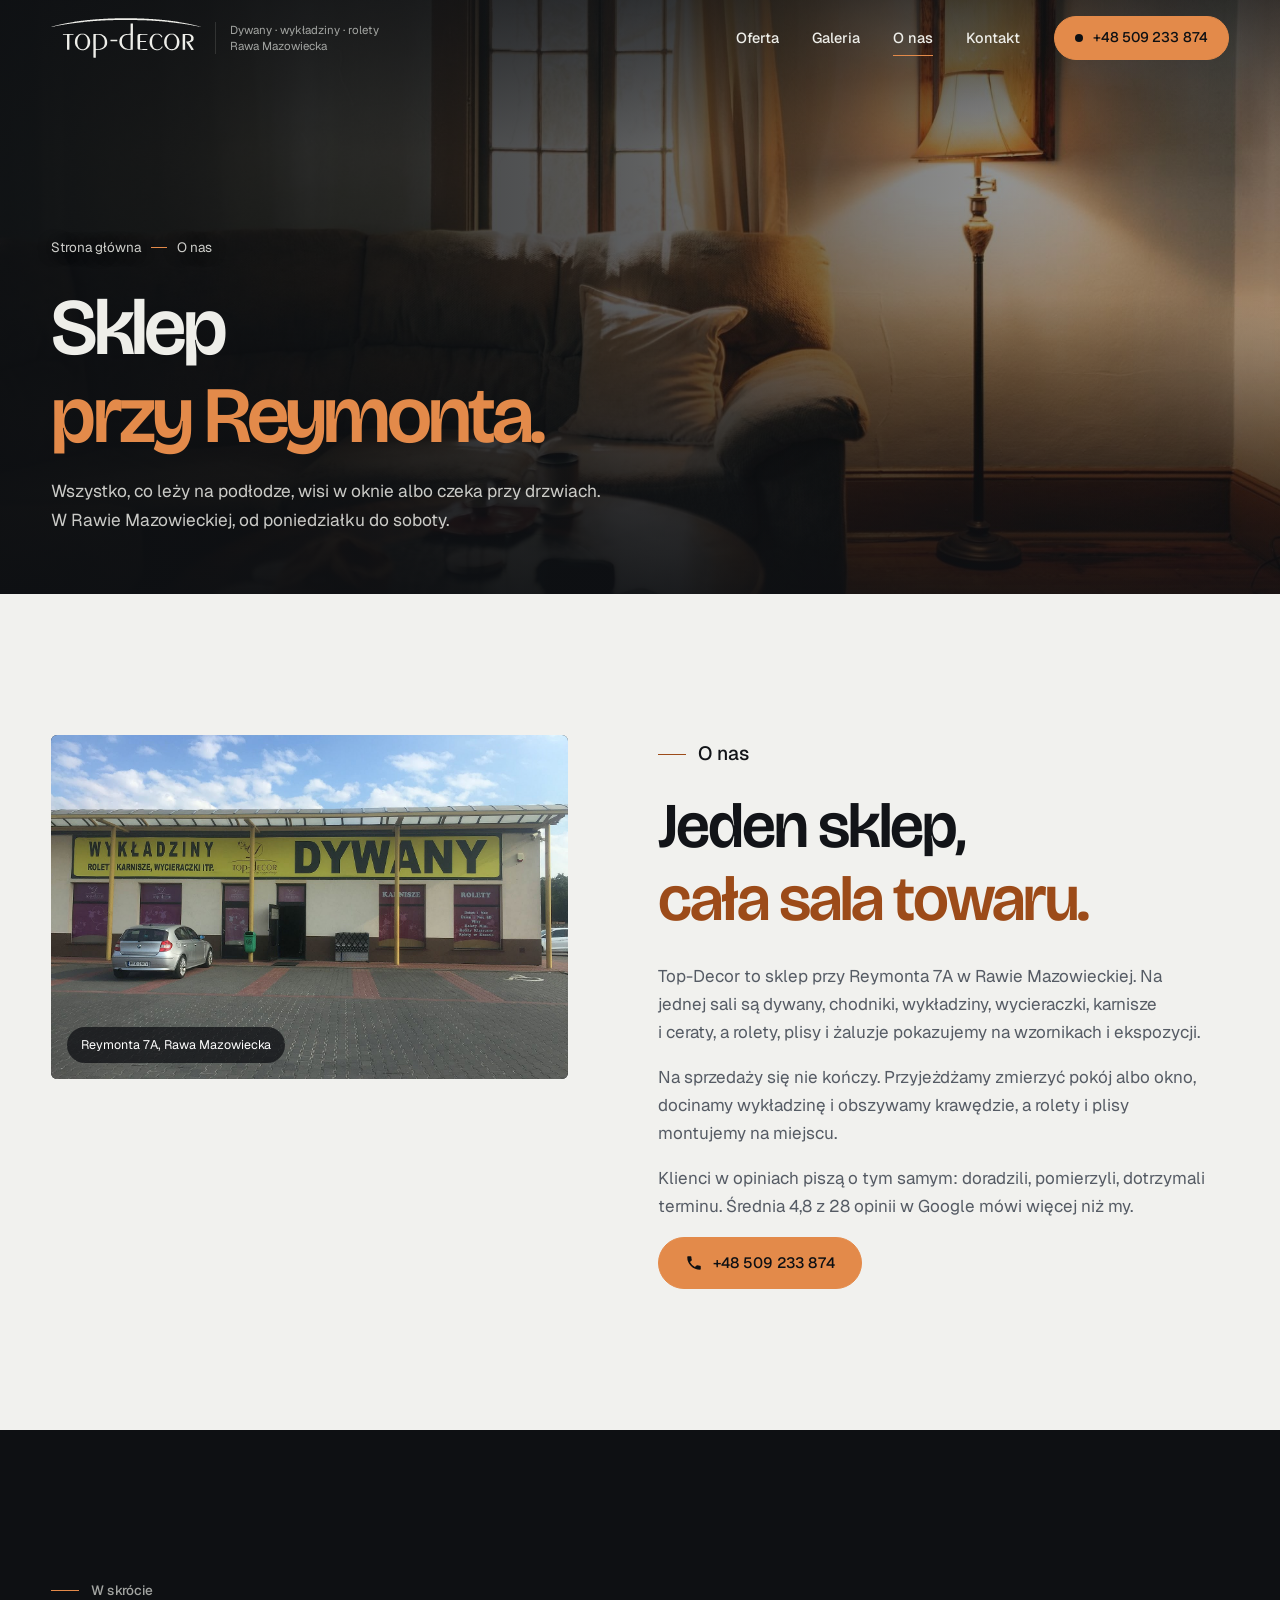
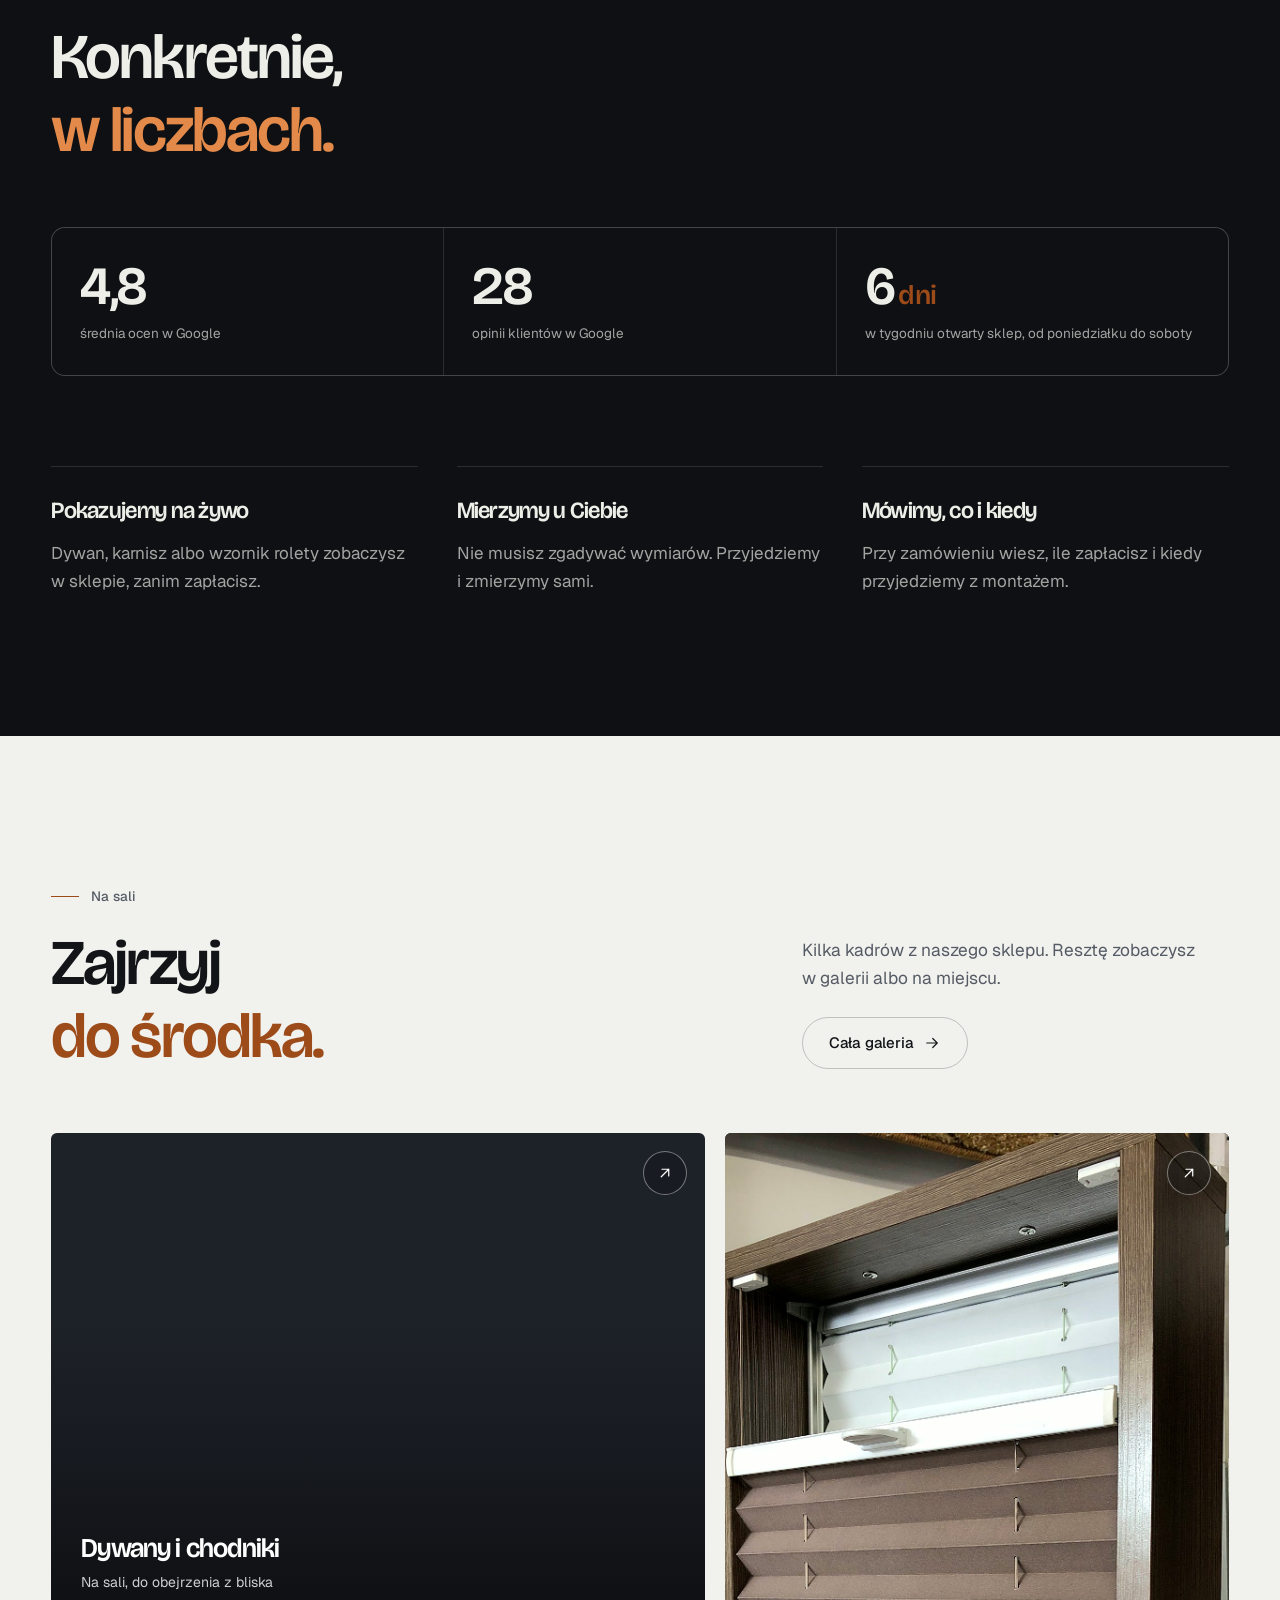
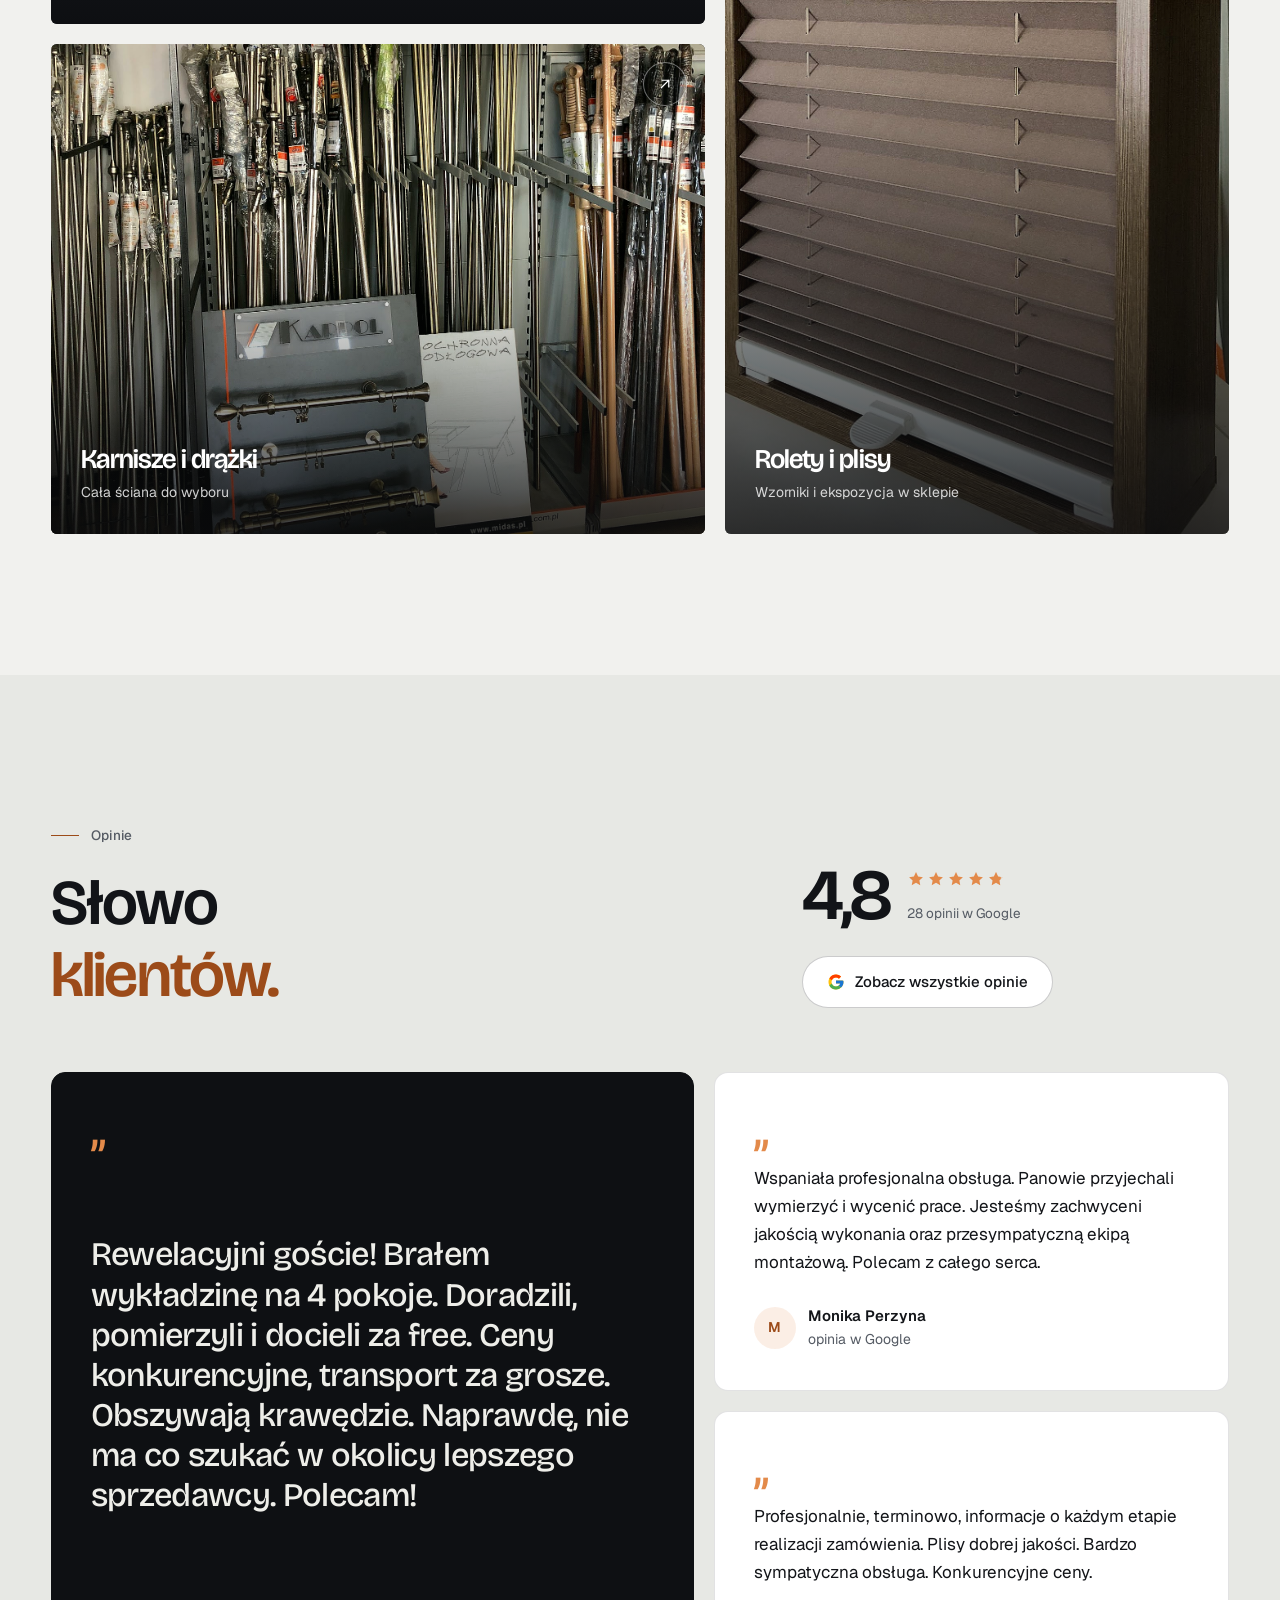
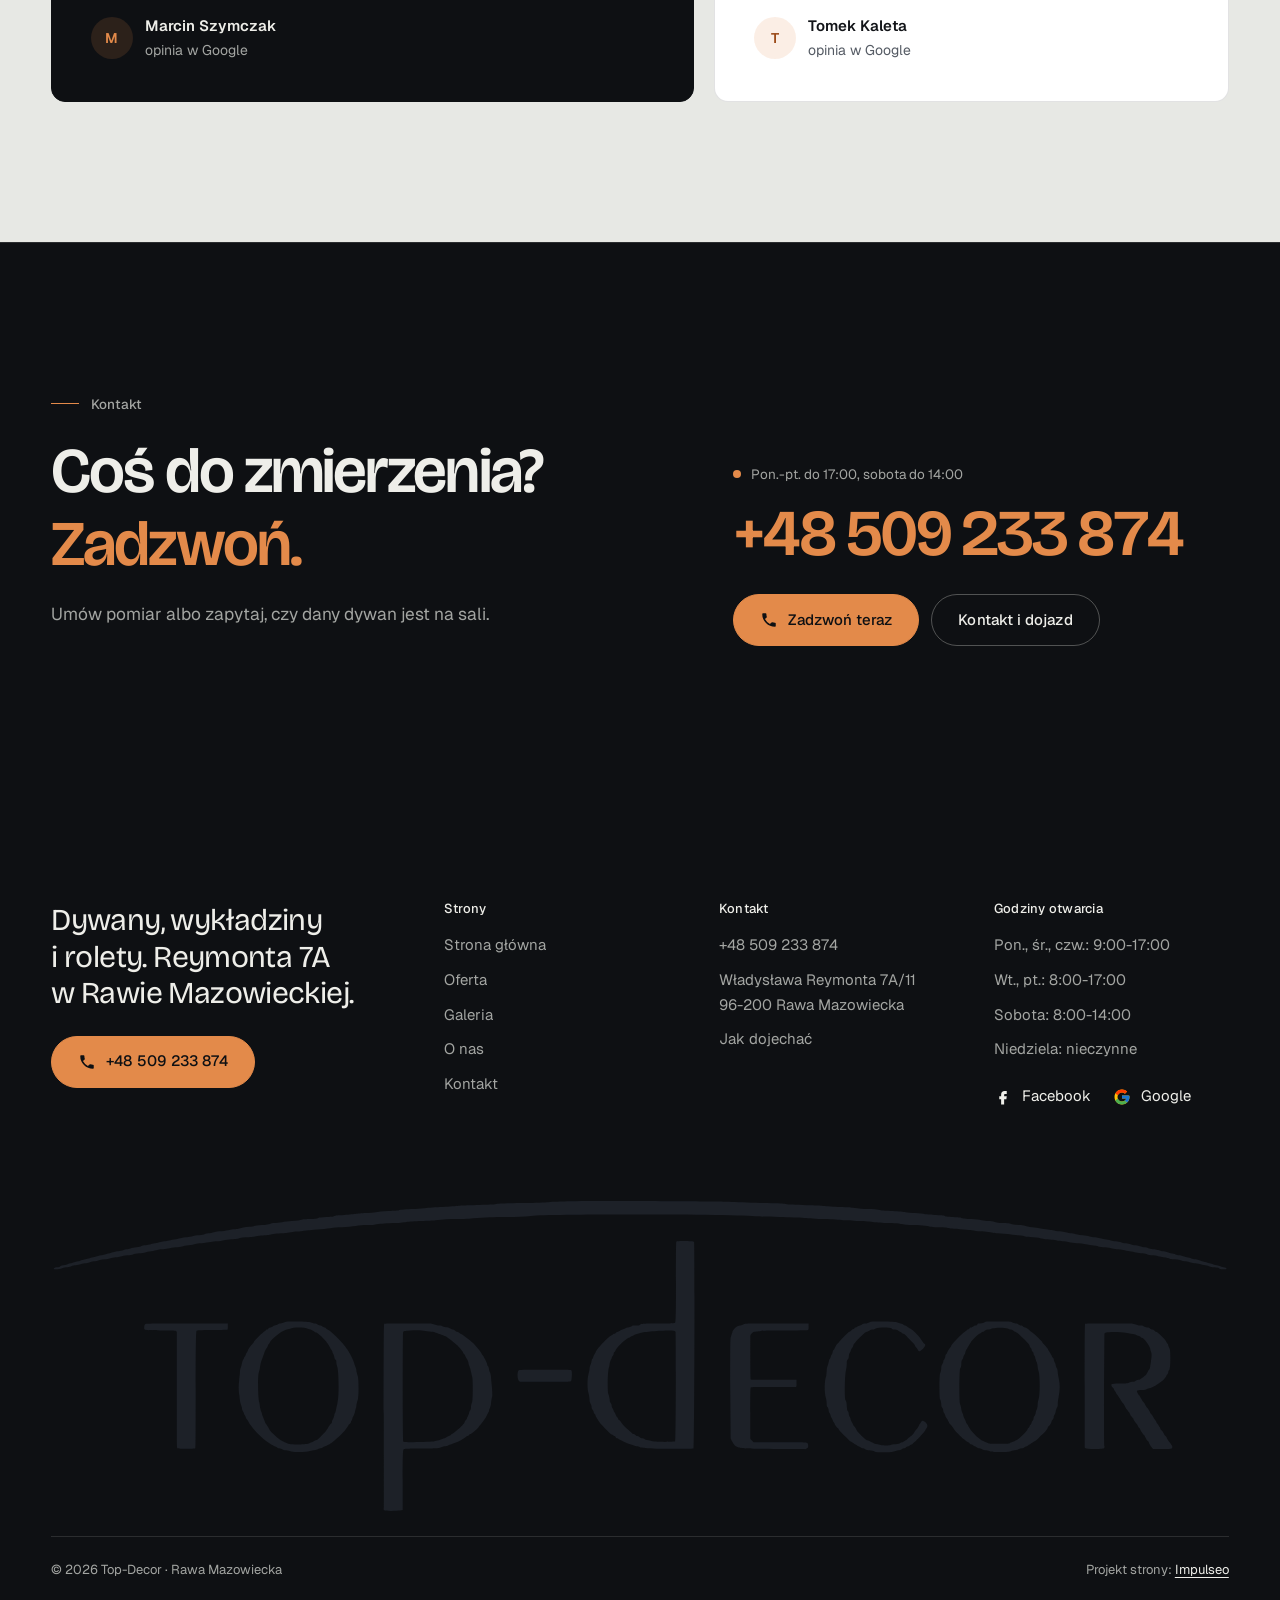
<file: o-nas.html>
<!DOCTYPE html>
<html lang="pl">
<head>
<meta charset="UTF-8">
<meta name="viewport" content="width=device-width, initial-scale=1.0">
<title>O nas | Top-Decor, sklep przy Reymonta 7A w Rawie Mazowieckiej</title>
<meta name="description" content="Top-Decor to sklep z dywanami, wykładzinami, roletami i karniszami w Rawie Mazowieckiej. Pomiar, docinanie, obszywanie i montaż. Ocena 4,8 w Google.">
<link rel="canonical" href="https://impulseo-pl.github.io/top-decor/o-nas.html">
<meta name="robots" content="noindex, nofollow">
<meta name="theme-color" content="#0E1013">
<meta property="og:type" content="website">
<meta property="og:locale" content="pl_PL">
<meta property="og:site_name" content="Top-Decor">
<meta property="og:title" content="O nas | Top-Decor, sklep przy Reymonta 7A w Rawie Mazowieckiej">
<meta property="og:description" content="Top-Decor to sklep z dywanami, wykładzinami, roletami i karniszami w Rawie Mazowieckiej. Pomiar, docinanie, obszywanie i montaż. Ocena 4,8 w Google.">
<meta property="og:url" content="https://impulseo-pl.github.io/top-decor/o-nas.html">
<meta property="og:image" content="https://impulseo-pl.github.io/top-decor/img/og.jpg">
<meta property="og:image:width" content="1200">
<meta property="og:image:height" content="630">
<meta name="twitter:card" content="summary_large_image">
<link rel="icon" href="img/logo.png">
<script type="application/ld+json">{"@context": "https://schema.org", "@type": "HomeGoodsStore", "name": "Top-Decor", "url": "https://impulseo-pl.github.io/top-decor/", "telephone": "+48509233874", "image": "https://impulseo-pl.github.io/top-decor/img/og.jpg", "logo": "https://impulseo-pl.github.io/top-decor/img/logo.png", "address": {"@type": "PostalAddress", "streetAddress": "Władysława Reymonta 7A/11", "postalCode": "96-200", "addressLocality": "Rawa Mazowiecka", "addressCountry": "PL"}, "geo": {"@type": "GeoCoordinates", "latitude": 51.7623965, "longitude": 20.2611301}, "openingHours": ["Mo,We,Th 09:00-17:00", "Tu,Fr 08:00-17:00", "Sa 08:00-14:00"], "areaServed": "Rawa Mazowiecka", "aggregateRating": {"@type": "AggregateRating", "ratingValue": "4.8", "reviewCount": "28"}, "sameAs": ["https://www.facebook.com/top.decor.eu/", "https://maps.google.com/?cid=16657654547501388124"]}</script>
<script>(function(){var d=document.documentElement;d.classList.add('js');try{if(!window.matchMedia('(prefers-reduced-motion: reduce)').matches)d.classList.add('anim');}catch(e){}setTimeout(function(){if(!d.classList.contains('anim-ok'))d.classList.remove('anim');},3500);})();</script>
<link rel="preload" as="image" href="img/head-o-nas.jpg" fetchpriority="high">
<link rel="preconnect" href="https://fonts.googleapis.com">
<link rel="preconnect" href="https://fonts.gstatic.com" crossorigin>
<link href="https://fonts.googleapis.com/css2?family=Bricolage+Grotesque:opsz,wght@12..96,400..700&family=Geist:wght@400..600&display=swap" rel="stylesheet">
<link rel="stylesheet" href="assets/styles.css?v=20261103a">
<script src="assets/lenis.min.js?v=1.1.20" defer></script>
<script src="assets/main.js?v=20261103a" defer></script>
</head>
<body>
<a class="skip" href="#tresc">Przejdź do treści</a>
<header class="site-head">
<div class="head-in">
  <a class="brand" href="index.html" aria-label="Top-Decor - strona główna">
    <span class="znak"><svg class="wm" viewBox="19 237 586 156" role="img" aria-label="Top-Decor" data-i-top="1.4179"><path pathLength="1" style="--i:1" d="M274.6 238.2c-3 0-7 0.2-8.8 0.4c-2 0.2-8 0.4-13.4 0.4c-7.2 0.2-10.6 0.2-12.4 0.6c-1.6 0.2-5 0.2-9.2 0.4c-4.6 0.2-7.6 0.2-9 0.4c-1.2 0.2-4.4 0.4-7.8 0.6c-3.6 0-7 0.4-9 0.6c-2 0.2-4.6 0.4-6 0.4c-2.2 0-6.6 0.4-7 0.6c0 0.2-2.4 0.2-5 0.4c-3 0.2-5.4 0.4-6.4 0.6c-0.8 0-3 0.4-5 0.4c-2 0-4.2 0.4-4.8 0.4c-0.8 0.2-3.4 0.4-5.8 0.6c-3.6 0.2-4.6 0.2-4.8 0.6c-0.2 0.2-1.2 0.2-4 0.4c-2.4 0.2-3.8 0.2-4.2 0.4c-0.6 0.4-1.8 0.4-4 0.6c-1.8 0-3.6 0.2-3.8 0.2c-1.2 0.4-2.8 0.6-5.4 0.8c-1.4 0-3.6 0.4-4.8 0.6c-1.2 0.2-3 0.4-3.8 0.4c-1 0-1.6 0.2-2.2 0.4c-0.6 0.2-1.8 0.4-4 0.6c-2 0.2-3.4 0.4-3.8 0.4c-0.2 0.2-1.4 0.4-2.6 0.4c-1.8 0.2-4.2 0.6-5.4 1c-0.4 0.2-1.2 0.2-2 0.2c-0.6 0-1.8 0.2-2.4 0.4c-0.8 0.2-2.2 0.4-3.8 0.6c-1.8 0-3 0.2-3.4 0.4c-0.4 0.2-1.6 0.4-2.6 0.6c-1 0-2 0.2-2.4 0.4c-0.6 0.4-1.4 0.4-2.8 0.6c-1.2 0-2.8 0.2-3.8 0.6c-1 0.2-2.2 0.4-2.8 0.4c-0.8 0-1.6 0.2-2.2 0.4c-0.6 0.2-2 0.4-2.8 0.6c-1 0.2-2.6 0.4-3.4 0.6c-0.8 0.2-1.8 0.4-2.2 0.4c-0.4 0-1.2 0.2-2 0.4c-0.8 0.2-2 0.6-2.8 0.6c-1 0-2 0.4-2.4 0.6c-0.4 0-1.4 0.2-2.2 0.4c-1.2 0-1.8 0.2-2.2 0.4c-0.4 0.4-1.2 0.4-2.4 0.6c-1.2 0-2.4 0.4-3 0.6c-0.6 0.2-1.4 0.4-1.8 0.4c-0.4 0-1.4 0.2-2.2 0.6c-1 0.2-2 0.4-2.4 0.4c-0.4 0-1.2 0.2-1.8 0.4c-0.6 0.2-1.6 0.4-2.2 0.6c-0.8 0.2-1.8 0.4-2.4 0.6c-0.6 0.2-1.4 0.4-1.8 0.4c-0.4 0-1 0.2-1.6 0.4c-0.4 0.2-1.4 0.4-2.4 0.6c-0.8 0.2-1.8 0.4-2 0.6c-0.4 0-1.2 0.2-1.8 0.4c-0.8 0-1.6 0.4-1.8 0.4c-0.2 0.2-1 0.4-1.4 0.6c-0.6 0-1.6 0.2-2 0.4c-0.4 0.2-1.4 0.4-2 0.6c-0.6 0-1.4 0.2-2 0.6c-0.6 0.2-1.2 0.4-1.8 0.4c-0.6 0-1 0.2-1.4 0.4c-0.4 0.4-0.8 0.6-1.2 0.6c-1.2 0-2 0.2-2.2 0.6c-0.4 0.6 3 0.4 3.8 0c0.4-0.2 1.2-0.4 2.2-0.6c1 0 2-0.2 2.4-0.4c0.2-0.2 1.2-0.4 2-0.6c0.6 0 1.8-0.2 2.4-0.4c0.6-0.2 1.8-0.4 2.6-0.6c0.8 0 1.8-0.2 2.2-0.4c0.6-0.2 1.4-0.4 2.2-0.6c0.8 0 2.2-0.2 3-0.6c0.8-0.2 1.8-0.4 2.6-0.4c0.8 0 2-0.2 3.2-0.6c0.8-0.2 2-0.4 2.6-0.4c0.4 0 1.4-0.2 2-0.4c0.6-0.2 2-0.4 3.4-0.6c1.2 0 2.4-0.4 2.8-0.4c0.4-0.2 1.8-0.6 3-0.6c1.2 0 2.6-0.4 3-0.4c0.4-0.2 1.8-0.4 3-0.6c1.4-0.2 2.4-0.4 3-0.6c0.6-0.2 1.2-0.4 2.4-0.4c0.8 0 2.2-0.2 3-0.4c1-0.2 2.6-0.4 3.8-0.6c1.2 0 2.6-0.4 3.2-0.4c0.4-0.2 2-0.4 3.2-0.6c1.6 0 2.8-0.4 3.4-0.6c0.4-0.2 1.6-0.4 3.2-0.4c1.4-0.2 3.4-0.4 4.4-0.6c0.8-0.2 2.4-0.4 3.2-0.4c0.8 0 2.6-0.2 4-0.6c1.4-0.2 3-0.4 4-0.4c0.8 0 2-0.2 2.4-0.2c1-0.6 3.2-0.8 5.4-0.8c1 0 2-0.2 2.6-0.2c0.8-0.4 4-0.8 6-0.8c1 0 1.8-0.2 2-0.2c0.6-0.4 3.8-0.8 6.2-0.8c0.8 0 1.8 0 2.4-0.2c2.8-0.6 3.6-0.6 6.8-0.8c1.8-0.2 3.8-0.4 4.4-0.4c0.8-0.4 2.6-0.4 5.4-0.6c2.4-0.2 4.6-0.4 5.4-0.6c0.8-0.2 2.8-0.4 5.2-0.4c2.2 0 5.2-0.4 6.8-0.6c1.6-0.2 3.8-0.4 5.4-0.4c1.4 0 3 0 3.8-0.2c3-0.4 4.6-0.6 9.2-0.8c2.6 0 5.6-0.4 6.8-0.6c1.2 0 4.4-0.4 7.4-0.4c2.8-0.2 6-0.2 7-0.4c3.8-0.4 7-0.6 10.8-0.6c2.2 0 4.8-0.2 6-0.2c5.4-0.4 11.4-0.8 15.6-0.8c4.6 0 10.4-0.2 15.2-0.6c11.6-1 98.8-0.8 111.8 0.2c1.4 0.2 6.8 0.2 11.8 0.4c4.8 0.2 10.4 0.4 12.4 0.4c1.8 0.2 6.4 0.4 10.2 0.6c3.6 0.2 7.8 0.4 9.2 0.6c1.4 0 4.8 0.2 7.8 0.4c3 0 6.2 0.4 7.6 0.6c1.2 0 4.4 0.4 7 0.4c2.6 0.2 5.4 0.2 6.2 0.4c0.6 0 1.8 0.2 2.6 0.4c0.6 0 2.4 0.2 3.6 0.2c2.6 0 7.4 0.4 8.4 0.8c0.4 0.2 2.2 0.2 3.8 0.2c1.8 0 3.6 0 4.2 0.2c0.6 0.2 1.4 0.2 2 0.4c0.6 0.2 2.8 0.4 5 0.4c2.2 0.2 4.4 0.4 5.2 0.4c0.6 0.2 2.4 0.4 3.8 0.6c2.6 0 6 0.4 7.4 0.8c0.4 0.2 1.4 0.2 2.4 0.2c1.8 0 4.6 0.4 6 0.6c0.4 0.2 2.2 0.4 4 0.4c2.2 0.2 3.2 0.4 3.6 0.6c0.4 0.2 1.8 0.2 4 0.4c2.4 0.2 3.6 0.4 4 0.6c0.4 0 1.2 0.2 2 0.4c3 0.2 5.6 0.4 6.2 0.8c0.4 0 1.6 0.2 2.4 0.2c0.8 0 2.6 0.2 4 0.6c1.2 0.2 3 0.4 4 0.4c1 0 2 0.2 2.8 0.4c0.8 0.2 2.4 0.4 3.8 0.6c1.2 0 2.8 0.4 3.2 0.6c0.4 0 2 0.4 3.4 0.4c1.2 0.2 3 0.4 3.6 0.6c0.8 0.2 2 0.4 2.8 0.4c0.8 0 1.8 0.2 2.6 0.4c0.8 0.2 2.2 0.6 3.2 0.6c1 0.2 2.4 0.4 3.2 0.6c0.8 0.2 2.2 0.4 3.2 0.4c1 0.2 2 0.2 2.4 0.6c0.4 0.2 1.4 0.4 3 0.4c1.2 0.2 2.4 0.4 2.8 0.6c0.4 0 1.4 0.2 2.2 0.4c1.8 0.2 2.4 0.4 3.4 0.8c0.4 0 1.4 0.2 2.2 0.2c0.8 0 1.8 0.2 2.6 0.4c0.8 0.4 2.2 0.6 3 0.6c0.6 0.2 1.8 0.4 2.4 0.6c0.6 0.2 1.4 0.4 2 0.4c0.4 0 1.6 0.2 2.4 0.4c0.6 0.2 2 0.6 2.8 0.6c1 0.2 1.8 0.4 2.2 0.6c0.4 0.2 1 0.4 2.4 0.4c1.2 0.2 2 0.2 2.2 0.4c0.4 0.6 3.4 0.8 3.6 0.4c0.4-0.4 0-0.6-1.4-0.8c-0.6 0-1.4-0.4-2-0.6c-0.4-0.2-1-0.4-1.4-0.4c-0.4 0-1-0.2-1.6-0.4c-0.4-0.2-1.4-0.6-2-0.6c-0.8-0.2-1.6-0.4-2-0.6c-0.2 0-1-0.4-1.6-0.4c-0.6-0.2-1.4-0.4-1.8-0.6c-0.4-0.2-1.2-0.4-1.8-0.4c-0.4 0-1.2-0.2-1.8-0.4c-0.4-0.2-1.4-0.6-2.2-0.6c-0.8-0.2-1.8-0.4-2.2-0.6c-0.4-0.2-1.2-0.4-1.6-0.4c-0.6 0-1.4-0.2-1.8-0.4c-0.4-0.2-1.6-0.6-2.4-0.6c-0.8-0.2-1.6-0.4-2-0.6c-0.4-0.2-1.4-0.4-2.2-0.4c-0.8-0.2-1.6-0.4-2-0.6c-0.4 0-1.2-0.2-2-0.4c-0.8 0-2-0.2-2.6-0.4c-0.6-0.4-1.8-0.6-2.6-0.6c-1-0.2-2-0.4-2.4-0.6c-0.6-0.2-1.2-0.4-1.8-0.4c-0.8 0-1.8-0.2-2.8-0.6c-0.8-0.2-1.8-0.4-2.2-0.4c-0.6 0-1.6-0.2-2.6-0.6c-1-0.2-2-0.4-2.6-0.4c-0.4 0-1.4-0.2-2-0.4c-0.8-0.2-2.2-0.6-3-0.6c-1-0.2-2.4-0.4-3-0.6c-0.6-0.2-1.6-0.4-2.2-0.4c-0.6 0-1.8-0.2-2.4-0.4c-0.8-0.2-2.2-0.6-3.4-0.6c-2.4-0.2-3.4-0.4-3.8-0.6c-0.4-0.2-1.4-0.4-2.4-0.4c-1-0.2-2.4-0.4-3-0.6c-0.6-0.2-2-0.4-3.2-0.4c-1.2-0.2-2.6-0.4-3-0.6c-0.6 0-1.8-0.4-3-0.4c-1.2 0-2.6-0.4-3.2-0.4c-0.6-0.2-2.2-0.6-3.6-0.6c-1.6-0.2-3-0.4-3.2-0.6c-0.4 0-1.4-0.2-2.4-0.4c-2.4 0-4.4-0.4-5.6-0.8c-0.6 0-1.8-0.2-2.6-0.2c-1.6 0-2 0-4.8-0.6c-0.8-0.2-2.2-0.4-3-0.4c-1 0-2.6-0.2-3.6-0.4c-1-0.2-3.2-0.6-4.8-0.6c-3.2-0.2-4.8-0.4-5.2-0.6c-0.2-0.2-2-0.2-4-0.4c-2.8-0.2-3.6-0.2-4-0.4c-0.4-0.4-1.4-0.4-4.6-0.6c-2.2-0.2-4.6-0.4-5.4-0.4c-1-0.2-3.2-0.6-5-0.6c-1.8 0-4-0.4-4.8-0.4c-0.8-0.2-3.4-0.4-6.4-0.6c-2.8-0.2-5.4-0.2-5.8-0.4c-1.6-0.4-4.2-0.6-6.6-0.6c-2.4 0-4.2-0.2-7.4-0.6c-0.8-0.2-4.2-0.4-7.4-0.4c-3.4-0.2-6.8-0.4-8-0.6c-1.4-0.2-4.6-0.2-9.6-0.4c-5.4-0.2-7.8-0.2-9-0.6c-1.4-0.2-3.8-0.2-12-0.4c-5.8-0.2-12.8-0.4-15.6-0.6c-6-0.2-71.4-0.6-81.8-0.2z"/><path pathLength="1" style="--i:2" d="M65.8 299.4c-0.2 0-0.4 0.6-0.4 1.2c-0.2 1.8-0.2 1.8 8 1.8c5.2 0 7.2 0 7.6 0.2l0.6 0.4l0 28.8c0 28 0 29 0.4 29.2c0.4 0.4 8.2 0.4 8.8 0c0.2-0.2 0.2-5.6 0.2-29.2c0-23.4 0.2-29 0.4-29.2c0.2-0.2 1.8-0.4 7.8-0.4c5 0 7.4 0 7.6-0.2c0.2 0 0.2-0.8 0.2-1.6l0-1.4l-20.6 0c-18.2 0-20.4 0-20.6 0.4z"/><path pathLength="1" style="--i:3" d="M138.2 298c-1.8 0-2.8 0.2-3.6 0.6c-0.6 0.2-1.4 0.4-1.6 0.4c-0.2 0-1 0.2-1.4 0.6c-0.6 0.2-1.2 0.4-1.4 0.4c-0.2 0-0.6 0.2-0.8 0.4c-0.2 0.2-0.8 0.4-1.4 0.6c-0.4 0.2-0.8 0.4-0.8 0.4c0 0.2-0.4 0.4-0.6 0.6c-0.4 0-0.8 0.2-0.8 0.4c0 0.2-0.2 0.4-0.6 0.4c-0.8 0.6-4.8 4.4-5.2 5.2c0 0.2-0.6 1-1 1.4c-1 1-2 2.6-2 3c0 0-0.2 0.4-0.4 0.8c-0.4 0.4-0.6 0.8-0.6 1c0 0.2-0.2 0.6-0.4 1c-0.4 0.4-0.6 0.8-0.6 1c0 0.2-0.2 0.6-0.4 0.8c-0.2 0.2-0.4 1.2-0.6 1.8c-0.2 0.8-0.4 1.8-0.6 2.2c-0.2 0.4-0.4 1.4-0.4 2.4c0 1-0.4 2.8-0.4 4.2c-0.4 2.6-0.2 5.8 0.2 7.6c0 0.6 0.2 1.4 0.2 1.8c0 0.6 0.2 1.4 0.4 2c0.2 0.4 0.4 1.4 0.6 1.8c0 0.6 0.2 1.4 0.4 1.6c0.2 0.4 0.4 0.8 0.6 1.2c0 0.2 0.2 0.8 0.6 1.2c0.2 0.4 0.4 0.8 0.4 1c0 0.2 0.2 0.4 0.2 0.6c0.2 0 0.4 0.6 0.8 1c1.2 2.8 5.6 7.4 9.2 10.2c1 0.8 1.8 1.2 2.2 1.4c0.2 0.2 0.6 0.4 1 0.6c0.2 0.2 0.6 0.4 0.8 0.4c0.2 0 0.6 0.2 1 0.4c0.4 0.4 1 0.6 1.2 0.6c0.4 0 1 0.2 1.4 0.4c0.6 0.4 1.4 0.6 2.2 0.6c0.8 0.2 1.8 0.4 2.6 0.6c2 0.4 7.4 0.4 9.2-0.2c0.8-0.2 1.8-0.4 2-0.4c0.4 0 1-0.2 1.6-0.4c0.4-0.2 1.2-0.4 1.6-0.6c0.4 0 1-0.2 1.2-0.4c0.4-0.2 0.8-0.4 1.2-0.6c0.4 0 1-0.4 1.4-0.6c0.2-0.2 0.6-0.4 0.8-0.4c0.2 0 0.4-0.2 0.6-0.4c0.2 0 0.6-0.4 0.8-0.6c0.8-0.4 5.6-4.8 6.4-6c1-1.4 1.4-2 1.6-2.4c0-0.2 0.4-0.4 0.6-0.6c0.2-0.2 0.4-0.4 0.6-0.8c0-0.4 0.2-0.8 0.4-1c0.2-0.2 0.4-0.8 0.4-1.2c0.2-0.6 0.4-1 0.6-1.2c0-0.2 0.4-1 0.6-1.6c0-0.6 0.4-1.4 0.4-1.8c0.2-0.2 0.4-1.2 0.4-2c0.2-0.6 0.4-1.8 0.6-2.2c0.6-1.6 0.6-11 0-12.2c-0.2-0.6-0.4-1.6-0.6-2.2c0-0.8-0.2-1.6-0.4-2c-0.2-0.4-0.4-1.2-0.6-1.6c0-0.8-2-4.8-2.4-5.4c-0.2-0.2-0.4-0.6-0.4-0.8c-0.2-0.2-0.4-0.6-0.6-1c-0.2-0.2-0.8-0.8-1.2-1.6c-1.2-1.8-4-4.6-6-6.4c-2-1.6-2.6-2-2.8-2c0 0-0.4-0.2-0.6-0.4c-0.2-0.4-0.6-0.6-1-0.6c-0.2-0.2-0.6-0.4-1-0.6c-0.2-0.2-0.6-0.4-1-0.4c-0.2 0-0.8-0.2-1.2-0.4c-0.4-0.4-1-0.6-1.6-0.6c-0.4-0.2-1.4-0.4-1.8-0.6c-1-0.4-6.2-0.6-10.2-0.4zm8.6 3.6c0.4 0.2 1 0.4 1.4 0.4c0.4 0.2 1 0.4 1.6 0.8c0.4 0.4 1 0.6 1.2 0.6c0.6 0 4.4 3.6 5 4.6c0.2 0.4 0.4 0.8 0.6 0.8c0.2 0.4 0.8 1.2 1.4 2.4c0 0.4 0.4 0.8 0.6 0.8c0 0.2 0.2 0.4 0.4 0.8c0 0.4 0.2 1 0.4 1.2c0.2 0.2 0.4 1 0.6 1.6c0 0.6 0.4 1.2 0.6 1.4c0.4 0.4 0.4 0.6 0.4 1.4c0 0.6 0.2 1.4 0.4 2c0.8 1.8 1 14.8 0.2 17.6c0 0.6-0.4 2-0.6 3c-0.2 1-0.4 2.2-0.6 2.4c-0.2 0.2-0.4 0.8-0.4 1.2c-0.2 0.6-0.4 1.4-0.6 1.8c-0.4 0.6-0.6 1.2-0.6 1.6c0 0.2 0 0.4-0.2 0.6c-0.2 0-0.4 0.4-0.8 0.8c-0.2 0.4-0.6 1-0.8 1.2c-0.2 0.4-0.4 0.8-0.8 1.2c-0.4 0.8-1.2 1.6-2 2.4c-0.4 0.4-1.2 1.2-1.8 1.8c-0.6 0.6-1.2 1-1.6 1c-0.2 0-0.6 0.2-0.8 0.4c-0.2 0.2-0.8 0.4-1.2 0.6c-0.6 0-1 0.4-1.2 0.6c-1 0.8-10.4 0.8-11.4-0.2c-0.4-0.2-0.8-0.4-1-0.4c-0.4-0.2-0.8-0.4-1.2-0.6c-0.2-0.2-0.6-0.4-0.6-0.4c-0.6 0-5-4-5.6-5c-0.2-0.6-0.8-1.6-1.6-2.8c-0.4-0.4-0.8-1.4-1-2c-0.2-0.6-0.6-1.4-0.8-2c-0.2-0.4-0.4-1-0.4-1.2c0-0.2-0.2-0.8-0.4-1.2c-0.2-0.4-0.4-1.4-0.6-2c0-0.8-0.2-2-0.4-2.8c-0.6-1.8-0.8-12.8-0.2-14.6c0.2-0.8 0.6-2 0.6-2.8c0.2-1 0.4-2.6 1-3.8c0.4-1 0.8-2.4 1-2.8c0.4-1.2 1-2.6 1.6-3.2c0.2-0.4 0.4-0.8 0.4-1c0-0.2 0.2-0.4 0.4-0.6c0.2-0.2 0.4-0.6 0.6-1c0.2-0.4 0.6-0.8 0.8-1c0.2-0.2 0.4-0.4 0.6-0.6c0.2-0.4 2.8-2.6 3-2.6c0.2 0 0.4-0.2 0.6-0.4c0.8-0.6 2.8-1.6 3.8-1.8c0.4 0 0.8-0.2 1.2-0.2c1.2-0.8 7.4-0.8 8.8 0z"/><path pathLength="1" style="--i:4" d="M184.8 299.2c-0.2 0.2-0.2 8.2-0.2 45.4c0 24.8 0 45.6 0 46c-0.2 1.4-0.2 1.4 3.6 1.6c1.6 0 3.6-0.2 4.4-0.2l1.4-0.2l0-14.8c0-14 0.2-15 0.4-15.4c0.4-0.2 1.2-0.4 8.6-0.4c8.2-0.2 8.4-0.2 9.8-0.6c1-0.4 2-0.6 2.4-0.6c0.4 0 0.8-0.2 1.2-0.2c0.2-0.2 0.8-0.4 1.4-0.6c0.6-0.2 1.4-0.4 1.6-0.6c0.4-0.2 1-0.4 1.4-0.6c0.4 0 1-0.2 1.2-0.4c0.2-0.2 0.6-0.6 1-0.6c1-0.6 1.8-1 2.4-1.6c0.4-0.2 0.8-0.4 0.8-0.4c0.2 0 0.6-0.2 0.8-0.4c0.2-0.4 0.4-0.6 0.6-0.6c0.4 0 4.2-3.2 4.2-3.6c0.2-0.2 0.6-0.8 1-1.2c0.8-1 1.6-2 2.2-3c0.2-0.2 0.4-0.6 0.6-1c0.2-0.2 0.4-0.6 0.4-0.8c0.2-0.4 0.4-0.8 0.6-1.2c0.2-0.2 0.4-0.6 0.4-1c0-0.2 0.2-0.8 0.4-1.2c0.2-0.4 0.6-1.4 0.6-2.8c0.2-1.2 0.4-2.6 0.6-3.2c0-0.8 0-2.2-0.2-4.6c-0.2-1.8-0.4-3.8-0.4-4.4c0-0.8-0.2-1.6-0.4-2.4c-0.4-0.6-0.6-1.4-0.6-1.6c0-0.4-0.2-1-0.4-1.6c-0.4-0.4-0.6-1-0.6-1.4c0-0.4-0.6-1.4-1.8-3.8c-0.2-0.2-0.6-0.8-0.8-1c-0.2-0.4-0.4-0.8-0.4-0.8c0-0.2-2.8-3.6-4-4.8c-1.2-1.2-5.8-4.6-6.2-4.6c0 0-0.4-0.2-0.8-0.6c-0.4-0.2-0.8-0.4-1-0.4c-0.2 0-0.6-0.2-1-0.6c-0.4-0.2-1-0.4-1.2-0.4c-0.2 0-0.6-0.2-0.8-0.4c-0.4-0.2-1.2-0.6-2-0.8c-0.8 0-1.6-0.4-2-0.4c-0.4-0.2-1-0.4-1.4-0.4c-0.4 0-1.6-0.2-2.8-0.6l-1.8-0.4l-11.6 0c-9.2 0-11.4 0-11.6 0.2zm19.8 3.4c4.6 0.6 5.4 0.6 5.8 1c0.2 0 0.8 0.2 1.4 0.4c0.6 0.2 1.4 0.4 1.6 0.6c0.4 0.2 1 0.4 1.4 0.6c0.2 0 0.8 0.2 1 0.4c0.2 0.2 0.4 0.4 0.6 0.4c0 0 0.4 0.2 0.8 0.6c0.2 0.2 1.2 1 1.8 1.4c0.8 0.6 1.8 1.4 2.2 1.8c1.8 2 2.4 2.8 2.8 3.4c0 0.2 0.2 0.6 0.4 0.8c0.2 0 0.4 0.4 0.6 0.8c0.4 1 0.6 1.2 1.2 2.2c0.2 0.4 0.6 1.2 0.6 2c0.2 0.8 0.6 1.6 0.6 1.8c0.2 0.2 0.4 1.2 0.6 2.2c0.2 0.8 0.4 2 0.6 2.4c0.4 1.2 0.4 11.4 0 12.6c-0.2 0.4-0.6 1.6-0.6 2.4c0 1-0.2 1.8-0.6 2c0 0.2-0.4 0.8-0.4 1.4c-0.2 0.4-0.4 1-0.6 1.4c-0.2 0.2-0.4 0.6-0.4 1c-0.2 0.4-0.4 0.8-0.6 0.8c-0.2 0.2-0.4 0.8-0.6 1c0 0.4-0.2 0.6-0.4 0.8c-0.2 0.2-0.4 0.4-0.4 0.4c0 0.4-5 4.8-5.6 4.8c0 0-0.2 0.2-0.4 0.4c-0.2 0.2-0.6 0.4-1 0.6c-0.4 0.2-0.8 0.4-1 0.4c-0.2 0.2-0.6 0.4-1 0.6c-0.4 0-1 0.2-1.2 0.4c-0.4 0.2-1.2 0.4-1.8 0.6c-0.8 0-1.8 0.4-2.2 0.6c-1 0.4-14.8 0.6-15.4 0.2c-0.4-0.2-0.4-53.2-0.2-54.4c0.2-0.8 0.6-0.8 3.6-1c2.6-0.2 4-0.2 6.8 0.2z"/><path pathLength="1" style="--i:5" d="M251.8 322.2c-1 0.6-0.8 5.2 0.4 5.6c0 0.2 5.8 0.2 12.8 0.2c11.4 0 12.6 0 12.8-0.4c0.4-0.4 0.6-4.6 0.2-5.2c-0.2-0.4-0.2-0.4-13-0.4c-7.2 0-13 0-13.2 0.2z"/><path pathLength="1" style="--i:6" d="M330.2 258.2c-0.2 0.2-0.2 5.4-0.2 20.2c0 18.6-0.2 19.8-0.4 20.2c-0.4 0.2-1 0.4-8.6 0.4c-8.2 0-8.4 0.2-8.8 0.6c-0.6 0.4-1 0.4-2.2 0.4c-1.2 0-1.6 0-2.2 0.4c-0.4 0.2-1 0.4-1.6 0.6c-0.4 0-1.2 0.2-1.4 0.4c-0.4 0.2-1 0.4-1.4 0.6c-0.4 0-1 0.4-1.2 0.6c-0.4 0.2-0.8 0.4-1 0.4c-0.2 0-0.6 0.2-1 0.4c-0.2 0.4-0.6 0.6-0.8 0.6c-0.2 0-0.4 0-0.6 0.2c0 0.2-0.4 0.4-0.8 0.6c-1.8 0.8-8 7.4-8 8.6c0 0-0.2 0.4-0.4 0.6c-0.2 0.4-0.6 1-0.8 1.6c0 0.6-0.4 1-0.6 1.2c0 0.2-0.2 0.6-0.2 0.8c0 0.4-0.2 1-0.4 1.6c-0.2 0.4-0.6 1.4-0.6 2.2c0 0.8-0.4 2.2-0.6 3c-0.6 2.4-0.6 7.4 0.2 9.6c0.2 1 0.4 2.4 0.4 3c0 0.8 0.2 1.2 0.4 1.6c0.2 0.4 0.6 1 0.6 1.8c0 0.6 0.2 1.2 0.4 1.4c0.2 0.2 0.4 0.6 0.6 1c0 0.4 0.2 1 0.6 1.2c0.2 0.2 0.4 0.6 0.4 0.8c0 0.2 0.2 0.6 0.4 0.8c0.2 0.4 0.4 0.8 0.6 1c0.2 0.6 1 1.6 2 2.8c1.8 2 4.6 4.8 5 4.8c0.2 0 0.6 0.2 0.8 0.4c0 0.2 0.4 0.4 0.6 0.4c0 0 0.4 0.2 0.6 0.4c0 0.4 0.4 0.6 0.8 0.6c0.4 0.2 0.8 0.4 0.8 0.6c0.2 0.2 0.8 0.4 1 0.4c0.4 0.2 0.8 0.4 1 0.6c0.2 0.2 0.8 0.4 1 0.4c0.4 0.2 1 0.4 1.2 0.6c0.2 0.2 1 0.4 1.4 0.4c0.6 0.2 1.2 0.4 1.6 0.6c0.4 0.2 0.8 0.4 1.6 0.4c0.8 0 1.2 0.2 1.6 0.4c0.6 0.4 1 0.4 3.8 0.6c5.2 0.4 22.6 0.4 23 0.2c0.4-0.4 0.6-102 0.2-102.8c-0.2-0.6-8.4-0.6-8.8-0.2zm-1.2 44.4c0.4 0.2 0.8 0.4 0.8 0.6c0.2 0.8 0.2 54.2-0.2 54.4c-0.4 0.4-9.8 0.4-11 0c-0.4-0.2-1.6-0.4-2.4-0.6c-1-0.2-1.6-0.2-1.8-0.6c-0.4-0.2-0.8-0.4-1.2-0.4c-0.4 0-1-0.2-1.4-0.6c-0.4-0.2-1-0.4-1-0.4c-0.2 0-0.6-0.2-1-0.6c-0.4-0.2-0.8-0.4-0.8-0.4c-0.2 0-0.6-0.2-1-0.6c-0.4-0.4-1.2-1-1.6-1.4c-1.8-1.4-3.6-3.4-4.2-4.6c-0.2-0.2-0.6-0.6-0.6-0.6c-0.2 0-0.4-0.2-0.4-0.6c-0.2-0.2-0.4-0.8-0.8-1c-0.2-0.4-0.4-0.8-0.4-0.8c0-0.2-0.2-0.6-0.4-1c-0.4-0.4-0.6-0.8-0.6-1c0-0.2-0.2-0.6-0.4-1c-0.4-0.4-0.6-1-0.6-1.6c0-0.4-0.2-1-0.4-1.2c-0.4-0.4-0.6-1-0.6-2c-0.2-0.8-0.4-2-0.6-2.4c-0.6-1.4-0.4-11.4 0.2-13.2c0.2-0.6 0.4-1.6 0.4-2.2c0.2-0.8 0.4-1.4 0.6-1.8c0.2-0.2 0.4-0.6 0.4-0.8c0-0.4 0.2-0.8 0.6-1.2c0.2-0.2 0.4-0.8 0.4-1c0-0.4 0.2-0.8 0.6-1c0.2-0.2 0.4-0.6 0.4-0.8c0-0.6 4.4-5.2 5-5.2c0.2 0 0.4-0.2 0.6-0.4c0.2-0.2 0.6-0.4 0.8-0.6c0.2 0 0.8-0.2 1.2-0.6c0.4-0.2 0.8-0.4 1-0.4c0.2 0 0.6-0.2 0.8-0.4c0.4-0.2 1-0.6 1.6-0.6c0.6 0 1.2-0.2 1.6-0.4c1.2-0.6 14.8-1.6 16.4-1z"/><path pathLength="1" style="--i:7" d="M363.6 299.4c-0.4 0.2-1.2 0.4-1.6 0.6c-1.8 0.2-3.8 2-4 3.6c-0.2 0.4-0.4 1.2-0.6 1.8c-0.4 0.8-0.4 1-0.4 25.8l0.2 24.8l0.6 1.4c1.4 2.2 1.4 2.4 2.8 3c2 0.8 3.8 0.8 20.2 1c7 0 13 0 13.2 0c0.2 0.2 0.6 0 1-0.2c0.8-0.4 0.8-0.6 0.8-1.6c-0.2-1.8 0.8-1.6-14-1.6l-13.2 0l-0.8-0.8l-0.8-0.8l0-12.6c0-9.6 0-12.8 0.2-13c0.2-0.2 2-0.2 11.4-0.2c6.6 0 11.2 0 11.2-0.2c0.2 0 0.2-0.8 0.2-1.8l0-1.6l-11.4 0c-6.2 0-11.4 0-11.4-0.2c-0.2 0-0.2-10-0.2-20.4c0-1.8 0-1.8 0.8-2.6c0.6-0.8 0.8-0.8 1.6-0.8c0.6 0 1.6-0.2 2.4-0.2c1-0.4 3.6-0.4 12.2-0.4c6.4 0 11.2 0 11.6-0.2c0.4-0.2 0.4-0.2 0.4-1.6l0-1.6l-16 0c-15.4 0-15.8 0-16.4 0.4z"/><path pathLength="1" style="--i:8" d="M429 298c-1.8 0-2.4 0.2-2.8 0.4c-0.4 0.2-1.2 0.4-1.8 0.6c-0.8 0-1.6 0.2-1.8 0.4c-0.2 0.2-0.6 0.4-1 0.6c-0.4 0-1 0.4-1.4 0.6c-0.2 0.2-0.6 0.4-0.8 0.4c-0.2 0-0.6 0.2-0.6 0.4c-0.2 0.2-0.6 0.4-0.8 0.4c0 0-0.4 0.2-0.8 0.6c-0.4 0.4-0.8 0.6-1 0.6c-0.2 0-4 3.8-4.8 4.8c-0.2 0.4-0.6 0.8-0.8 1c-0.6 0.4-1 1.2-1.6 2.4c0 0.4-0.4 0.8-0.6 1c-0.2 0.2-0.4 0.6-0.4 0.8c0 0.4-0.2 0.8-0.4 1.2c-0.4 0.4-0.6 1-0.6 1.4c-0.2 0.6-0.4 1-0.6 1.2c-0.2 0.4-0.4 1-0.4 1.4c-0.2 0.6-0.4 1.6-0.6 2c-0.2 0.6-0.4 1.4-0.4 2.4c0 0.6-0.2 1.8-0.2 2.4c-1 2.6-1 8-0.2 11c0.2 0.6 0.4 1.8 0.4 2.6c0 1.4 0 1.6 0.6 2.2c0.2 0.4 0.4 1 0.4 1.6c0 0.4 0.2 1 0.6 1.4c0.2 0.4 0.4 1 0.4 1.2c0 0.2 0.2 0.6 0.4 0.8c0.2 0.2 0.4 0.8 0.6 1.2c0 0.2 0.2 0.8 0.6 1.2c0.2 0.2 0.4 0.6 0.4 0.8c0 0.4 0.6 1 1.4 2c0.4 0.2 0.6 0.6 0.6 0.6c0 0.4 0.4 0.6 3 3.4c2.8 2.8 3 3 3.6 3c0.2 0.2 0.6 0.4 0.8 0.6c0.2 0.2 0.4 0.4 0.6 0.4c0.2 0 0.6 0.2 0.8 0.4c0.2 0.2 0.8 0.6 1 0.6c0.4 0.2 0.8 0.4 1.2 0.6c0.2 0.2 0.6 0.4 1.2 0.4c0.4 0.2 1 0.4 1.2 0.6c0.2 0.2 1 0.4 2 0.4c1 0 2 0.4 2.4 0.6c1.2 0.6 7.2 0.6 9.6 0c1.2-0.4 2.4-0.6 2.6-0.6c0.4 0 0.8-0.2 1.2-0.4c0.2-0.2 0.6-0.4 1.2-0.6c0.4 0 1-0.2 1.2-0.6c0.4-0.2 0.8-0.4 1-0.4c0.2 0 0.6-0.2 1-0.6c0.4-0.2 0.8-0.4 1-0.4c0 0 0.4-0.2 0.4-0.4c0.2-0.4 0.6-0.6 0.6-0.6c0.4 0 5.4-5.4 5.4-5.8c0 0 0.2-0.4 0.4-0.8c1.2-1.2 0.8-2.6-0.6-3.6c-1-0.6-1.4-0.6-1.8 0.2c-0.2 0.4-0.4 0.8-0.6 0.8c0 0-0.4 0.4-0.4 0.8c-0.6 1.2-1.2 2-1.6 2.4c-0.2 0.2-0.6 0.8-1 1.4c-0.4 0.6-1.2 1.4-1.8 1.8c-0.4 0.4-1.2 1-1.4 1.2c-0.4 0.4-0.8 0.6-0.8 0.6c-0.2 0-0.4 0.2-0.6 0.4c-0.2 0.2-0.8 0.4-1 0.6c-0.4 0-1 0.2-1.2 0.4c-0.4 0.4-0.8 0.4-2.4 0.6c-1 0-2.2 0.2-2.4 0.4c-1 0.4-4 0.2-5 0c-0.6-0.2-1.4-0.4-1.6-0.4c-0.8 0-2-0.4-2-0.6c0-0.2-0.4-0.2-0.8-0.4c-0.6-0.2-1-0.4-1.2-0.6c-0.4-0.2-0.8-0.4-1.2-0.4c-0.4-0.2-0.8-0.4-0.8-0.4c0-0.2-0.4-0.4-0.8-0.8c-1.4-1.2-3.2-3.2-3.4-3.6c-0.8-1.6-1-2-1.6-2.4c-0.2-0.4-0.4-0.8-0.4-0.8c0-0.2-0.2-0.6-0.4-0.8c-0.2-0.4-0.4-0.8-0.6-1.2c0-0.4-0.2-1-0.4-1.4c-0.2-0.2-0.6-1-0.6-1.6c0-0.6-0.2-1.2-0.4-1.4c-0.4-0.2-0.4-0.8-0.6-2.4c0-1.4-0.2-2.4-0.6-3c-0.6-1.2-0.4-13.2 0.2-15c0.2-1 0.4-2 0.4-3.2c0-1.4 0-1.6 0.6-2.2c0.2-0.4 0.4-0.8 0.4-1.6c0-0.6 0.2-1 0.4-1.6c0.4-0.4 0.6-1 0.6-1.2c0.2-0.4 0.4-1 0.6-1.2c0.2 0 0.4-0.6 0.6-1c0-0.4 0.2-0.8 0.4-1c0.2-0.2 0.6-0.8 0.8-1c0.8-1 3.8-4 4.6-4.6c0.4-0.4 0.8-0.6 1.2-0.6c0.2 0 0.6-0.2 1-0.4c0.2-0.2 0.8-0.4 1.2-0.6c0.6 0 1.4-0.2 2-0.6c1.4-0.6 7.2-0.6 8 0c0.2 0.4 0.8 0.6 1.6 0.6c0.8 0.2 1.4 0.2 1.6 0.6c0.4 0.2 0.6 0.4 0.8 0.4c0.2 0 0.6 0.2 0.8 0.4c0.4 0.4 0.8 0.6 1 0.6c0.2 0 0.6 0.2 0.8 0.6c0.2 0.2 1.2 1.2 2.2 2.2c2.4 2.4 2.8 2.8 2.8 3.4c0 0.2 0.2 0.4 0.4 0.6c0.2 0.2 0.6 0.6 0.8 1c0.6 1.4 1 1.2 2.6-0.2c1.4-1.4 1.6-2.2 0.8-2.6c-0.2-0.2-0.6-0.4-0.6-0.6c-0.2-0.4-0.8-1.2-1.6-2.4c-0.8-1-3.6-3.8-4.6-4.4c-0.8-0.4-1.6-1-1.8-1.2c-0.4-0.2-0.8-0.4-1-0.4c-0.2 0-0.6-0.2-0.8-0.4c-0.2-0.2-0.8-0.6-1.4-0.6c-0.6-0.2-1.2-0.4-1.6-0.6c-0.6-0.4-6.6-0.6-11.2-0.4z"/><path pathLength="1" style="--i:9" d="M485.8 298c-1.4 0-2.2 0.2-2.6 0.6c-0.6 0.2-1.2 0.4-2 0.4c-0.8 0-1 0-1.2 0.4c-0.4 0.4-0.6 0.6-1 0.6c-0.4 0-0.8 0.2-1 0.4c-0.2 0.2-0.8 0.4-1.2 0.6c-0.4 0-0.8 0.2-0.8 0.6c-0.2 0.2-0.6 0.4-0.8 0.4c-0.2 0-0.4 0.2-0.6 0.4c-0.2 0.2-0.6 0.4-0.8 0.6c-0.8 0.2-6.8 6.4-6.8 7c0 0.2-0.2 0.6-0.4 0.8c-0.4 0.4-0.8 1-1.6 2.4c0 0.4-0.4 0.8-0.6 1c-0.2 0.2-0.4 0.8-0.4 1.4c-0.2 0.6-0.4 1.2-0.6 1.4c-0.2 0-0.4 0.6-0.4 1.2c-0.2 0.4-0.4 1-0.6 1.2c-0.2 0.4-0.4 0.8-0.4 2c0 1-0.4 2.2-0.6 2.6c-0.4 1.4-0.4 11.6 0 12.6c0.4 0.4 0.4 1.2 0.6 2.2c0 1.4 0.2 1.8 0.6 2.2c0.2 0.2 0.4 0.6 0.4 1.2c0 0.4 0.2 1 0.4 1.2c0.2 0.4 0.4 0.8 0.6 1.2c0 0.4 0.2 0.8 1.2 2.2c0 0.4 0.4 0.8 0.6 1.2c0 0.4 0.4 1 0.8 1.2c0.8 0.8 1 1.2 1.4 1.8c0.6 1.2 2.8 3.4 4.6 5c2.2 1.6 2.6 2 2.8 2c0.2 0 0.4 0.2 0.6 0.4c0.2 0.4 0.6 0.6 0.8 0.6c0.2 0 0.6 0.2 1 0.4c0.2 0.4 0.8 0.6 1 0.6c0.2 0.2 0.6 0.4 1 0.6c0.2 0.2 0.8 0.4 1.2 0.4c0.6 0.2 1.2 0.4 1.6 0.6c0.2 0.2 1 0.4 1.8 0.4c0.8 0.2 1.6 0.4 2.2 0.6c1 0.4 8.2 0.4 9.6 0c0.4-0.2 1.4-0.4 2.2-0.6c0.8 0 1.6-0.2 2.2-0.6c0.4-0.2 1-0.4 1.6-0.4c0.4 0 1-0.2 1.4-0.6c0.4-0.2 0.8-0.4 1-0.4c0.2 0 0.6-0.2 0.8-0.4c0-0.2 0.4-0.4 0.6-0.4c0 0 0.4-0.2 0.8-0.6c0.4-0.2 1-0.6 1.2-0.8c1.4-0.6 1.8-1 3.4-2.8c1-0.8 2-1.8 2.2-2c0.4-0.6 1.4-2 1.4-2.2c0-0.2 0.2-0.6 0.6-0.8c0.6-0.6 1.4-1.8 1.4-2.6c0.2-0.2 0.4-0.6 0.6-0.8c0.2-0.2 0.4-0.8 0.4-1.4c0.2-0.4 0.4-1 0.6-1.2c0.2-0.4 0.4-1 0.4-1.6c0.2-0.6 0.4-1.2 0.6-1.6c0.4-0.4 0.4-0.8 0.4-2c0-0.8 0.2-2.2 0.4-3.2c0.6-2.8 0.8-5.8 0.2-8.6c-0.2-1.2-0.6-2.8-0.6-3.6c0-1-0.2-1.6-0.4-2c-0.2-0.2-0.4-0.8-0.6-1.4c0-0.6-0.2-1.4-0.6-1.8c-0.2-0.4-0.4-1-0.4-1.4c0-0.4-0.2-0.6-0.4-0.8c-0.2-0.2-0.6-0.6-0.6-1c-0.6-1.2-1.2-2-1.4-2.4c-0.2-0.2-0.4-0.4-0.4-0.6c0-0.2-0.6-1-2.2-2.8c-0.4-0.4-0.8-1-0.8-1.2c-0.4-0.6-5-5-5.4-5c0 0-0.4-0.2-0.8-0.6c-1.2-1-1.8-1.4-2.2-1.4c-0.2 0-0.6-0.2-1-0.4c-0.2-0.4-0.8-0.6-1.2-0.6c-0.4-0.2-1-0.4-1.2-0.6c-0.2-0.2-0.6-0.4-1-0.4c-0.4 0-1.2-0.2-1.8-0.4c-0.8-0.6-1.2-0.6-5.4-0.6c-2.4-0.2-5.4 0-6.4 0zm9.2 3.4c0.4 0.2 1.2 0.6 1.8 0.6c0.4 0.2 1 0.4 1.2 0.6c0.2 0.2 0.4 0.4 0.6 0.4c0.6 0 1.6 0.8 3.6 2.8c2.8 2.6 3.6 3.6 3.8 4.2c0 0.4 0.2 0.8 0.6 1.2c0.2 0.2 0.4 0.6 0.4 0.8c0 0.4 0.2 0.8 0.6 1c0.2 0.4 0.4 0.6 0.4 1.2c0 0.2 0.2 0.6 0.4 0.8c0.2 0.2 0.4 0.8 0.4 1.2c0.2 0.4 0.4 1.4 0.8 2.2c0.2 0.8 0.4 1.8 0.4 2.2c0 0.6 0.2 1.4 0.4 2c0.8 1.6 0.8 12.6 0 14.2c-0.2 0.8-0.4 1.4-0.4 2.4c0 1.2-0.2 1.8-0.4 2.4c-0.4 0.6-0.6 1.6-0.6 2c-0.2 0.6-0.4 1.2-0.6 1.4c-0.2 0.2-0.4 0.6-0.4 0.8c0 0.4-0.2 1-0.4 1.4c-0.4 0.4-0.6 0.8-0.6 1c0 0.2-0.2 0.6-0.4 1c-0.4 0.2-0.6 0.6-0.6 0.8c0 0.2-0.2 0.6-0.4 0.8c-0.4 0.2-0.6 0.6-0.6 0.6c0 0.8-4.2 5-5.6 5.6c-0.2 0-0.6 0.2-1 0.6c-0.4 0.2-1 0.4-1.2 0.4c-0.4 0-0.8 0.2-1 0.4c-0.4 0.4-0.6 0.4-5.4 0.4c-4.8 0-5 0-5.6-0.4c-0.4-0.2-0.8-0.4-1-0.4c-0.4 0-0.8-0.2-1-0.4c-0.4-0.2-0.8-0.6-1.2-0.6c-0.4-0.2-0.6-0.4-0.8-0.6c-0.2-0.2-0.4-0.4-0.4-0.4c-0.4 0-1.8-1.4-3.6-3.4c-0.8-1-1.6-2-2-3.2c-0.2-0.2-0.6-0.6-0.6-0.8c-0.2-0.2-0.4-0.6-0.4-1c-0.2-0.4-0.4-1-0.6-1.2c-0.2-0.4-0.4-1-0.6-1.4c0-0.6-0.2-1.2-0.4-1.4c-0.2-0.2-0.4-1-0.6-1.8c0-0.8-0.4-2-0.6-2.6c-0.6-1.4-0.4-16.8 0-17.8c0.4-0.4 0.6-1.4 0.6-2.4c0-1.2 0.2-1.8 0.4-2c0.2-0.2 0.6-0.8 0.6-1.4c0.2-0.4 0.4-1 0.6-1.2c0.2-0.4 0.4-0.8 0.4-1.2c0.2-0.6 0.4-1 0.4-1.2c0.2 0 0.6-0.4 0.6-0.8c0.6-1 1.2-2 1.4-2.4c0.2-0.2 0.4-0.6 0.6-1c0.6-0.8 3.2-3.4 4-3.8c0.4 0 0.8-0.4 1-0.6c0.2-0.2 0.6-0.4 0.8-0.4c0.2 0 0.6-0.2 1-0.6c0.4-0.2 1-0.4 1.4-0.4c0.4 0 1-0.2 1.2-0.2c1-0.8 6.8-1 8.6-0.4z"/><path pathLength="1" style="--i:10" d="M533.6 299.2c-0.2 0.2-0.2 8.4-0.2 31l0 30.4l0.4 0.4c0.8 0.6 8.6 0.4 9.2 0c0.2-0.4 0.4-0.6 0.2-1c-0.2-0.2-0.2-11.6-0.2-28.2l0.2-27.8l0.4-0.4c0.6-0.6 8-0.6 10.2 0c0.8 0.2 2 0.4 2.6 0.4c0.6 0 1.4 0.2 2.2 0.4c0.6 0.4 1.4 0.6 1.4 0.6c0.2 0 0.6 0.2 1 0.4c0.2 0.4 0.8 0.6 0.8 0.6c1 0 3.8 3.8 4.2 5.4c0 0.6 0.2 1.2 0.4 1.6c0.4 1 0.4 2.2 0 4.4c0 1-0.4 2.4-0.4 3c-0.2 0.8-0.2 1.4-0.6 1.6c-0.2 0-0.4 0.6-0.6 1c-0.8 1.4-1 1.8-1.4 2c-0.2 0-0.4 0.2-0.6 0.4c-0.8 0.6-2.2 1.6-2.6 1.6c-0.2 0-0.8 0.2-1.4 0.4c-0.4 0.4-1.2 0.6-1.6 0.6c-0.2 0-1.2 0.2-1.8 0.4c-1 0.4-2 0.4-4.8 0.4c-2 0-3.6 0.2-3.8 0.4c-0.4 0.2 0 1.4 0.8 1.8c0.2 0.2 0.4 0.6 0.4 0.8c0 0.2 0.4 0.8 0.8 1.2c0.2 0.6 0.8 1.4 1 1.6c0.2 0.2 0.6 1 1 1.6c0.4 0.6 0.8 1.4 1 1.6c0.2 0.4 0.6 0.8 0.8 1c0.6 1 1.4 2.4 1.4 2.6c0 0 0.2 0.2 0.4 0.4c0.2 0.2 0.4 0.6 0.6 0.8c0.2 0.2 0.4 0.6 0.6 0.6c0 0.2 0.2 0.4 0.4 0.8c0 0.4 0.2 0.8 0.4 0.8c0.2 0.2 0.4 0.6 0.6 0.8c0.2 0.2 0.4 0.6 0.6 0.6c0 0.2 0.2 0.4 0.2 0.8c0.2 0.2 0.6 1 1.2 1.6c0.6 0.6 1 1.4 1 1.6c0 0.2 0.2 0.6 0.6 0.8c0.2 0.2 0.4 0.6 0.4 0.6c0 0.4 1.4 2.4 1.6 2.6c0.2 0 0.4 0.4 0.6 0.6c0.6 1.4 1 2 1.2 2.2c0.2 0.2 0.6 0.6 0.8 0.8c0.4 1.2 0.8 2 1.6 2.8l0.6 0.8l4.6 0c4.2 0 4.6-0.2 4.8-0.4c0.4-0.6 0.2-1-0.2-1.6c-0.2-0.2-0.4-0.4-0.4-0.6c0 0-0.2-0.4-0.6-0.8c-0.8-1-1.4-2-1.4-2.2c0-0.2-0.2-0.4-0.6-0.8c-0.4-0.4-0.6-0.8-0.6-0.8c0-0.4-1.4-2.4-1.6-2.4c-0.2 0-0.2-0.2-0.4-0.6c0-0.2-0.2-0.8-0.6-1c-0.2-0.4-0.4-0.8-0.4-0.8c0 0-0.2-0.4-0.4-0.6c-0.4-0.4-0.6-0.8-0.6-1c0-0.2-0.2-0.4-0.4-0.6c-0.2-0.2-0.4-0.6-0.6-0.8c-1-1.8-1.2-2.2-1.6-2.4c-0.2-0.2-0.4-0.6-0.4-0.6c0-0.4-0.8-1.6-1.4-2.4c-0.6-0.4-0.8-1-1.4-2.2c-0.2-0.4-0.6-0.8-0.6-0.8c-0.2-0.2-0.6-0.4-0.6-0.8c-0.6-1-1.2-2-1.4-2.4c-0.6-0.4-1.4-2.2-1.2-2.4c0.2-0.2 1.2-0.4 2.4-0.4c1.6 0 2.2-0.2 2.8-0.6c0.6-0.2 1.2-0.4 1.6-0.4c0.2 0 0.8-0.2 1-0.4c0.4-0.2 0.8-0.4 1-0.6c0.4 0 0.8-0.2 0.8-0.4c0.2-0.2 0.6-0.4 0.8-0.6c1-0.4 2-1.4 2.6-1.8c1.2-1.4 1.6-1.8 1.6-2.2c0 0 0.2-0.4 0.6-0.8c0.2-0.2 0.4-0.8 0.4-1.2c0-0.2 0.2-0.8 0.6-1.2c0.6-1 0.6-9.6 0-10.4c-0.2-0.4-0.4-1-0.6-1.4c0-0.4-0.2-1-0.6-1.2c-0.2-0.4-0.4-0.8-0.4-0.8c0-0.8-4.4-5-5.2-5c0 0-0.4-0.2-0.8-0.6c-0.2-0.2-0.6-0.4-1-0.4c-0.2 0-0.8-0.2-1-0.4c-0.2-0.4-0.8-0.6-1.6-0.6c-0.6-0.2-1.2-0.4-1.6-0.6c-0.2-0.2-0.8-0.4-1.2-0.4c-0.6 0-1.8-0.2-2.8-0.6l-2-0.4l-11.6 0c-9.4 0-11.4 0-11.6 0.2z"/></svg></span>
    <span class="brand-sub">Dywany · wykładziny · rolety<br>Rawa Mazowiecka</span>
  </a>
  <nav class="nav-links" aria-label="Menu główne">
    <a class="nl" href="oferta.html">Oferta</a><a class="nl" href="realizacje.html">Galeria</a><a class="nl" href="o-nas.html" aria-current="page">O&nbsp;nas</a><a class="nl" href="kontakt.html">Kontakt</a>
    <a class="btn btn-copper nav-cta" href="tel:+48509233874"><span class="dot" aria-hidden="true"></span>+48 509 233 874</a>
  </nav>
  <button class="burger" type="button" aria-label="Otwórz menu" aria-expanded="false" aria-controls="mnav"><span></span><span></span></button>
</div>
</header>
<div class="mnav" id="mnav">
  <div class="mnav-in">
    <a class="ml" href="index.html">Strona główna</a><a class="ml" href="oferta.html">Oferta</a><a class="ml" href="realizacje.html">Galeria</a><a class="ml" href="o-nas.html" aria-current="page">O&nbsp;nas</a><a class="ml" href="kontakt.html">Kontakt</a>
    <div class="mnav-foot">
      <span>Sklep czynny od poniedziałku do soboty</span>
      <a class="btn btn-copper" href="tel:+48509233874"><svg class="ico" width="16" height="16" viewBox="0 0 24 24" fill="none" aria-hidden="true"><path d="M6.6 10.8a15.5 15.5 0 0 0 6.6 6.6l2.2-2.2a1 1 0 0 1 1-.24 11.4 11.4 0 0 0 3.6.58 1 1 0 0 1 1 1V20a1 1 0 0 1-1 1A17 17 0 0 1 3 4a1 1 0 0 1 1-1h3.5a1 1 0 0 1 1 1c0 1.25.2 2.46.58 3.6a1 1 0 0 1-.25 1l-2.23 2.2Z" fill="currentColor"/></svg>+48 509 233 874</a>
    </div>
  </div>
</div>
<main id="tresc">

<section class="pagehead">
  <div class="pagehead-media"><img src="img/head-o-nas.jpg" alt="Przytulny salon z lampą i zasłonami wieczorem" width="1880" height="1058" decoding="async" fetchpriority="high"></div>
  <div class="ph-in">
    <p class="crumb up" style="--d:0"><a href="index.html">Strona główna</a><span class="sl" aria-hidden="true"></span>O&nbsp;nas</p>
    <h1><span class="ln"><span class="ln-i" style="--k:0">Sklep</span></span><span class="ln"><span class="ln-i" style="--k:1"><em>przy Reymonta.</em></span></span></h1>
    <p class="ph-lead up" style="--d:300">Wszystko, co leży na podłodze, wisi w&nbsp;oknie albo czeka przy drzwiach. W&nbsp;Rawie Mazowieckiej, od poniedziałku do soboty.</p>
  </div>
</section>

<section class="sec">
  <div class="wrap story">
    <figure class="fig rv-img rv">
      <img src="img/about.jpg" alt="Sklep Top-Decor przy Reymonta 7A z szyldem Wykładziny i Dywany" width="1600" height="1200" decoding="async">
      <figcaption class="fig-tag">Reymonta 7A, Rawa Mazowiecka</figcaption>
    </figure>
    <div class="story-txt">
      <p class="eyebrow rv">O&nbsp;nas</p>
      <h2 class="h2 rv rv-h"><span class="ln"><span class="ln-i" style="--k:0">Jeden sklep,</span></span><span class="ln"><span class="ln-i" style="--k:1"><em>cała sala towaru.</em></span></span></h2>
      <p class="rv" style="--d:100;margin-top:30px">Top-Decor to sklep przy Reymonta 7A w&nbsp;Rawie Mazowieckiej. Na jednej sali są dywany, chodniki, wykładziny, wycieraczki, karnisze i&nbsp;ceraty, a&nbsp;rolety, plisy i&nbsp;żaluzje pokazujemy na wzornikach i&nbsp;ekspozycji.</p>
      <p class="rv" style="--d:140">Na sprzedaży się nie kończy. Przyjeżdżamy zmierzyć pokój albo okno, docinamy wykładzinę i&nbsp;obszywamy krawędzie, a&nbsp;rolety i&nbsp;plisy montujemy na miejscu.</p>
      <p class="rv" style="--d:180">Klienci w&nbsp;opiniach piszą o&nbsp;tym samym: doradzili, pomierzyli, dotrzymali terminu. Średnia 4,8 z&nbsp;28 opinii w&nbsp;Google mówi więcej niż my.</p>
      <a class="btn btn-copper rv" style="--d:220" href="tel:+48509233874"><svg class="ico" width="16" height="16" viewBox="0 0 24 24" fill="none" aria-hidden="true"><path d="M6.6 10.8a15.5 15.5 0 0 0 6.6 6.6l2.2-2.2a1 1 0 0 1 1-.24 11.4 11.4 0 0 0 3.6.58 1 1 0 0 1 1 1V20a1 1 0 0 1-1 1A17 17 0 0 1 3 4a1 1 0 0 1 1-1h3.5a1 1 0 0 1 1 1c0 1.25.2 2.46.58 3.6a1 1 0 0 1-.25 1l-2.23 2.2Z" fill="currentColor"/></svg>+48 509 233 874</a>
    </div>
  </div>
</section>

<section class="sec dark">
  <div class="wrap">
    <div class="sec-head">
      <div>
        <p class="eyebrow rv">W&nbsp;skrócie</p>
        <h2 class="h2 rv rv-h"><span class="ln"><span class="ln-i" style="--k:0">Konkretnie,</span></span><span class="ln"><span class="ln-i" style="--k:1"><em>w&nbsp;liczbach.</em></span></span></h2>
      </div>
    </div>
    <div class="numbers n3 rv">
      <div class="stat"><b><span class="num" data-to="4,8">4,8</span></b><span>średnia ocen w&nbsp;Google</span></div>
      <div class="stat"><b><span class="num" data-to="28">28</span></b><span>opinii klientów w&nbsp;Google</span></div>
      <div class="stat"><b><span class="num" data-to="6">6</span><small>dni</small></b><span>w&nbsp;tygodniu otwarty sklep, od poniedziałku do soboty</span></div>
    </div>
    <div class="vals">
      <div class="val rv"><h3>Pokazujemy na żywo</h3><p>Dywan, karnisz albo wzornik rolety zobaczysz w&nbsp;sklepie, zanim zapłacisz.</p></div>
      <div class="val rv" style="--d:100"><h3>Mierzymy u&nbsp;Ciebie</h3><p>Nie musisz zgadywać wymiarów. Przyjedziemy i&nbsp;zmierzymy sami.</p></div>
      <div class="val rv" style="--d:200"><h3>Mówimy, co i&nbsp;kiedy</h3><p>Przy zamówieniu wiesz, ile zapłacisz i&nbsp;kiedy przyjedziemy z&nbsp;montażem.</p></div>
    </div>
  </div>
</section>

<section class="sec">
  <div class="wrap">
    <div class="sec-head">
      <div>
        <p class="eyebrow rv">Na sali</p>
        <h2 class="h2 rv rv-h"><span class="ln"><span class="ln-i" style="--k:0">Zajrzyj</span></span><span class="ln"><span class="ln-i" style="--k:1"><em>do środka.</em></span></span></h2>
      </div>
      <div class="side rv" style="--d:120">
        <p class="lead">Kilka kadrów z&nbsp;naszego sklepu. Resztę zobaczysz w&nbsp;galerii albo na miejscu.</p>
        <a class="btn btn-ghost" href="realizacje.html">Cała galeria<svg class="ico arr" width="18" height="18" viewBox="0 0 24 24" fill="none" stroke="currentColor" stroke-width="1.6" stroke-linecap="round" stroke-linejoin="round" aria-hidden="true"><path d="M5 12h14M13 6l6 6-6 6"/></svg></a>
      </div>
    </div>
    <div class="gal-3">
      <a class="tile rv-img rv" style="--d:0" href="realizacje.html">
        <img src="img/g1.jpg" alt="Dywany i chodniki w rolkach na sali sklepu Top-Decor" width="1600" height="2133" loading="lazy" decoding="async">
        <span class="go" aria-hidden="true"><svg class="ico" width="18" height="18" viewBox="0 0 24 24" fill="none" stroke="currentColor" stroke-width="1.6" stroke-linecap="round" stroke-linejoin="round" aria-hidden="true"><path d="M7 17 17 7M8 7h9v9"/></svg></span>
        <span class="tile-cap"><h3>Dywany i&nbsp;chodniki</h3><span>Na sali, do obejrzenia z&nbsp;bliska</span></span>
      </a><a class="tile rv-img rv" style="--d:120" href="realizacje.html">
        <img src="img/g2.jpg" alt="Plisa na oknie wystawowym w sklepie Top-Decor" width="1600" height="2133" loading="lazy" decoding="async">
        <span class="go" aria-hidden="true"><svg class="ico" width="18" height="18" viewBox="0 0 24 24" fill="none" stroke="currentColor" stroke-width="1.6" stroke-linecap="round" stroke-linejoin="round" aria-hidden="true"><path d="M7 17 17 7M8 7h9v9"/></svg></span>
        <span class="tile-cap"><h3>Rolety i&nbsp;plisy</h3><span>Wzorniki i&nbsp;ekspozycja w&nbsp;sklepie</span></span>
      </a><a class="tile rv-img rv" style="--d:240" href="realizacje.html">
        <img src="img/g3.jpg" alt="Ściana karniszy i drążków w sklepie Top-Decor" width="1600" height="2133" loading="lazy" decoding="async">
        <span class="go" aria-hidden="true"><svg class="ico" width="18" height="18" viewBox="0 0 24 24" fill="none" stroke="currentColor" stroke-width="1.6" stroke-linecap="round" stroke-linejoin="round" aria-hidden="true"><path d="M7 17 17 7M8 7h9v9"/></svg></span>
        <span class="tile-cap"><h3>Karnisze i&nbsp;drążki</h3><span>Cała ściana do wyboru</span></span>
      </a>
    </div>
  </div>
</section>
<section class="opinie sec paper-2" id="opinie">
  <div class="wrap">
    <div class="sec-head">
      <div>
        <p class="eyebrow rv">Opinie</p>
        <h2 class="h2 rv rv-h"><span class="ln"><span class="ln-i" style="--k:0">Słowo</span></span><span class="ln"><span class="ln-i" style="--k:1"><em>klientów.</em></span></span></h2>
      </div>
      <div class="side rv" style="--d:120">
        <div class="op-meta"><span class="big">4,8</span><span><span class="stars" aria-label="Ocena 4,8 na 5"><svg viewBox="0 0 24 24" aria-hidden="true"><path fill="currentColor" d="M12 2.8l2.8 5.9 6.4.8-4.7 4.4 1.2 6.3L12 17.1l-5.7 3.1 1.2-6.3L2.8 9.5l6.4-.8z"/></svg><svg viewBox="0 0 24 24" aria-hidden="true"><path fill="currentColor" d="M12 2.8l2.8 5.9 6.4.8-4.7 4.4 1.2 6.3L12 17.1l-5.7 3.1 1.2-6.3L2.8 9.5l6.4-.8z"/></svg><svg viewBox="0 0 24 24" aria-hidden="true"><path fill="currentColor" d="M12 2.8l2.8 5.9 6.4.8-4.7 4.4 1.2 6.3L12 17.1l-5.7 3.1 1.2-6.3L2.8 9.5l6.4-.8z"/></svg><svg viewBox="0 0 24 24" aria-hidden="true"><path fill="currentColor" d="M12 2.8l2.8 5.9 6.4.8-4.7 4.4 1.2 6.3L12 17.1l-5.7 3.1 1.2-6.3L2.8 9.5l6.4-.8z"/></svg><svg viewBox="0 0 24 24" aria-hidden="true"><defs><clipPath id="st-onas"><rect width="18.4" height="24"/></clipPath></defs><path fill="currentColor" opacity=".28" d="M12 2.8l2.8 5.9 6.4.8-4.7 4.4 1.2 6.3L12 17.1l-5.7 3.1 1.2-6.3L2.8 9.5l6.4-.8z"/><path fill="currentColor" clip-path="url(#st-onas)" d="M12 2.8l2.8 5.9 6.4.8-4.7 4.4 1.2 6.3L12 17.1l-5.7 3.1 1.2-6.3L2.8 9.5l6.4-.8z"/></svg></span><small>28 opinii w&nbsp;Google</small></span></div>
        <a class="op-google" href="https://maps.google.com/?cid=16657654547501388124" target="_blank" rel="noopener"><svg class="g-logo" viewBox="0 0 48 48" aria-hidden="true"><path fill="#FFC107" d="M43.6 20.5H42V20H24v8h11.3C33.7 32.7 29.2 36 24 36c-6.6 0-12-5.4-12-12s5.4-12 12-12c3.1 0 5.8 1.2 7.9 3.1l5.7-5.7C34 6.1 29.3 4 24 4 12.9 4 4 12.9 4 24s8.9 20 20 20 20-8.9 20-20c0-1.3-.1-2.4-.4-3.5z"/><path fill="#FF3D00" d="m6.3 14.7 6.6 4.8C14.7 15.1 19 12 24 12c3.1 0 5.8 1.2 7.9 3.1l5.7-5.7C34 6.1 29.3 4 24 4 16.3 4 9.7 8.3 6.3 14.7z"/><path fill="#4CAF50" d="M24 44c5.2 0 9.9-2 13.4-5.2l-6.2-5.2A11.9 11.9 0 0 1 24 36c-5.2 0-9.6-3.3-11.3-7.9l-6.5 5C9.5 39.6 16.2 44 24 44z"/><path fill="#1976D2" d="M43.6 20.5H42V20H24v8h11.3a12 12 0 0 1-4.1 5.6l6.2 5.2C37 39.2 44 34 44 24c0-1.3-.1-2.4-.4-3.5z"/></svg>Zobacz wszystkie opinie</a>
      </div>
    </div>
    <div class="opinie-grid">
      <figure class="op-card feat rv" style="--d:0">
          <span class="q" aria-hidden="true">„</span>
          <blockquote><p>Rewelacyjni goście! Brałem wykładzinę na 4 pokoje. Doradzili, pomierzyli i&nbsp;docieli za free. Ceny konkurencyjne, transport za grosze. Obszywają krawędzie. Naprawdę, nie ma co szukać w&nbsp;okolicy lepszego sprzedawcy. Polecam!</p></blockquote>
          <figcaption><span class="av" aria-hidden="true">M</span><span><b>Marcin Szymczak</b>opinia w&nbsp;Google</span></figcaption>
        </figure><figure class="op-card rv" style="--d:110">
          <span class="q" aria-hidden="true">„</span>
          <blockquote><p>Wspaniała profesjonalna obsługa. Panowie przyjechali wymierzyć i&nbsp;wycenić prace. Jesteśmy zachwyceni jakością wykonania oraz przesympatyczną ekipą montażową. Polecam z&nbsp;całego serca.</p></blockquote>
          <figcaption><span class="av" aria-hidden="true">M</span><span><b>Monika Perzyna</b>opinia w&nbsp;Google</span></figcaption>
        </figure><figure class="op-card rv" style="--d:220">
          <span class="q" aria-hidden="true">„</span>
          <blockquote><p>Profesjonalnie, terminowo, informacje o&nbsp;każdym etapie realizacji zamówienia. Plisy dobrej jakości. Bardzo sympatyczna obsługa. Konkurencyjne ceny.</p></blockquote>
          <figcaption><span class="av" aria-hidden="true">T</span><span><b>Tomek Kaleta</b>opinia w&nbsp;Google</span></figcaption>
        </figure>
    </div>
  </div>
</section>
<section class="cta-band dark">
  <div class="wrap cta-grid">
    <div>
      <p class="eyebrow rv">Kontakt</p>
      <h2 class="h2 rv rv-h"><span class="ln"><span class="ln-i" style="--k:0">Coś do zmierzenia?</span></span><span class="ln"><span class="ln-i" style="--k:1"><em>Zadzwoń.</em></span></span></h2>
      <p class="lead rv" style="--d:120">Umów pomiar albo zapytaj, czy dany dywan jest na sali.</p>
    </div>
    <div class="cta-side rv" style="--d:180">
      <span class="lbl"><span class="dot" aria-hidden="true"></span>Pon.-pt. do 17:00, sobota do 14:00</span>
      <a class="cta-phone" href="tel:+48509233874">+48 509 233 874</a>
      <div class="cta-row">
        <a class="btn btn-copper" href="tel:+48509233874"><svg class="ico" width="16" height="16" viewBox="0 0 24 24" fill="none" aria-hidden="true"><path d="M6.6 10.8a15.5 15.5 0 0 0 6.6 6.6l2.2-2.2a1 1 0 0 1 1-.24 11.4 11.4 0 0 0 3.6.58 1 1 0 0 1 1 1V20a1 1 0 0 1-1 1A17 17 0 0 1 3 4a1 1 0 0 1 1-1h3.5a1 1 0 0 1 1 1c0 1.25.2 2.46.58 3.6a1 1 0 0 1-.25 1l-2.23 2.2Z" fill="currentColor"/></svg>Zadzwoń teraz</a>
        <a class="btn btn-ghost" href="kontakt.html">Kontakt i&nbsp;dojazd</a>
      </div>
    </div>
  </div>
</section>
</main>
<footer class="site-foot">
  <div class="wrap">
    <div class="foot-top">
      <div>
        <p class="foot-claim">Dywany, wykładziny i&nbsp;rolety. Reymonta 7A w&nbsp;Rawie Mazowieckiej.</p>
        <a class="btn btn-copper" href="tel:+48509233874"><svg class="ico" width="16" height="16" viewBox="0 0 24 24" fill="none" aria-hidden="true"><path d="M6.6 10.8a15.5 15.5 0 0 0 6.6 6.6l2.2-2.2a1 1 0 0 1 1-.24 11.4 11.4 0 0 0 3.6.58 1 1 0 0 1 1 1V20a1 1 0 0 1-1 1A17 17 0 0 1 3 4a1 1 0 0 1 1-1h3.5a1 1 0 0 1 1 1c0 1.25.2 2.46.58 3.6a1 1 0 0 1-.25 1l-2.23 2.2Z" fill="currentColor"/></svg>+48 509 233 874</a>
      </div>
      <div>
        <h4>Strony</h4>
        <ul><li><a href="index.html">Strona główna</a></li><li><a href="oferta.html">Oferta</a></li><li><a href="realizacje.html">Galeria</a></li><li><a href="o-nas.html">O&nbsp;nas</a></li><li><a href="kontakt.html">Kontakt</a></li></ul>
      </div>
      <div>
        <h4>Kontakt</h4>
        <ul>
          <li><a href="tel:+48509233874">+48 509 233 874</a></li>
          <li>Władysława Reymonta 7A/11<br>96-200 Rawa Mazowiecka</li>
          <li><a href="https://maps.google.com/?cid=16657654547501388124" target="_blank" rel="noopener">Jak dojechać</a></li>
        </ul>
      </div>
      <div>
        <h4>Godziny otwarcia</h4>
        <ul class="foot-hours">
          <li>Pon., śr., czw.: 9:00-17:00</li>
          <li>Wt., pt.: 8:00-17:00</li>
          <li>Sobota: 8:00-14:00</li>
          <li>Niedziela: nieczynne</li>
        </ul>
        <div class="foot-soc">
          <a class="soc" href="https://www.facebook.com/top.decor.eu/" target="_blank" rel="noopener" aria-label="Top-Decor na Facebooku"><svg viewBox="0 0 24 24" aria-hidden="true"><path fill="currentColor" d="M14 8h3V4h-3c-2.8 0-4.5 1.8-4.5 4.6V11H7v4h2.5v7h4v-7h3l.5-4h-3.5V9c0-.6.4-1 1-1z"/></svg>Facebook</a>
          <a class="soc" href="https://maps.google.com/?cid=16657654547501388124" target="_blank" rel="noopener" aria-label="Wizytówka Top-Decor w Google"><svg class="g-logo" viewBox="0 0 48 48" aria-hidden="true"><path fill="#FFC107" d="M43.6 20.5H42V20H24v8h11.3C33.7 32.7 29.2 36 24 36c-6.6 0-12-5.4-12-12s5.4-12 12-12c3.1 0 5.8 1.2 7.9 3.1l5.7-5.7C34 6.1 29.3 4 24 4 12.9 4 4 12.9 4 24s8.9 20 20 20 20-8.9 20-20c0-1.3-.1-2.4-.4-3.5z"/><path fill="#FF3D00" d="m6.3 14.7 6.6 4.8C14.7 15.1 19 12 24 12c3.1 0 5.8 1.2 7.9 3.1l5.7-5.7C34 6.1 29.3 4 24 4 16.3 4 9.7 8.3 6.3 14.7z"/><path fill="#4CAF50" d="M24 44c5.2 0 9.9-2 13.4-5.2l-6.2-5.2A11.9 11.9 0 0 1 24 36c-5.2 0-9.6-3.3-11.3-7.9l-6.5 5C9.5 39.6 16.2 44 24 44z"/><path fill="#1976D2" d="M43.6 20.5H42V20H24v8h11.3a12 12 0 0 1-4.1 5.6l6.2 5.2C37 39.2 44 34 44 24c0-1.3-.1-2.4-.4-3.5z"/></svg>Google</a>
        </div>
      </div>
    </div>
    <div class="foot-mark" aria-hidden="true"><svg class="wm-foot" viewBox="19 237 586 156" aria-hidden="true" focusable="false"><path d="M274.6 238.2c-3 0-7 0.2-8.8 0.4c-2 0.2-8 0.4-13.4 0.4c-7.2 0.2-10.6 0.2-12.4 0.6c-1.6 0.2-5 0.2-9.2 0.4c-4.6 0.2-7.6 0.2-9 0.4c-1.2 0.2-4.4 0.4-7.8 0.6c-3.6 0-7 0.4-9 0.6c-2 0.2-4.6 0.4-6 0.4c-2.2 0-6.6 0.4-7 0.6c0 0.2-2.4 0.2-5 0.4c-3 0.2-5.4 0.4-6.4 0.6c-0.8 0-3 0.4-5 0.4c-2 0-4.2 0.4-4.8 0.4c-0.8 0.2-3.4 0.4-5.8 0.6c-3.6 0.2-4.6 0.2-4.8 0.6c-0.2 0.2-1.2 0.2-4 0.4c-2.4 0.2-3.8 0.2-4.2 0.4c-0.6 0.4-1.8 0.4-4 0.6c-1.8 0-3.6 0.2-3.8 0.2c-1.2 0.4-2.8 0.6-5.4 0.8c-1.4 0-3.6 0.4-4.8 0.6c-1.2 0.2-3 0.4-3.8 0.4c-1 0-1.6 0.2-2.2 0.4c-0.6 0.2-1.8 0.4-4 0.6c-2 0.2-3.4 0.4-3.8 0.4c-0.2 0.2-1.4 0.4-2.6 0.4c-1.8 0.2-4.2 0.6-5.4 1c-0.4 0.2-1.2 0.2-2 0.2c-0.6 0-1.8 0.2-2.4 0.4c-0.8 0.2-2.2 0.4-3.8 0.6c-1.8 0-3 0.2-3.4 0.4c-0.4 0.2-1.6 0.4-2.6 0.6c-1 0-2 0.2-2.4 0.4c-0.6 0.4-1.4 0.4-2.8 0.6c-1.2 0-2.8 0.2-3.8 0.6c-1 0.2-2.2 0.4-2.8 0.4c-0.8 0-1.6 0.2-2.2 0.4c-0.6 0.2-2 0.4-2.8 0.6c-1 0.2-2.6 0.4-3.4 0.6c-0.8 0.2-1.8 0.4-2.2 0.4c-0.4 0-1.2 0.2-2 0.4c-0.8 0.2-2 0.6-2.8 0.6c-1 0-2 0.4-2.4 0.6c-0.4 0-1.4 0.2-2.2 0.4c-1.2 0-1.8 0.2-2.2 0.4c-0.4 0.4-1.2 0.4-2.4 0.6c-1.2 0-2.4 0.4-3 0.6c-0.6 0.2-1.4 0.4-1.8 0.4c-0.4 0-1.4 0.2-2.2 0.6c-1 0.2-2 0.4-2.4 0.4c-0.4 0-1.2 0.2-1.8 0.4c-0.6 0.2-1.6 0.4-2.2 0.6c-0.8 0.2-1.8 0.4-2.4 0.6c-0.6 0.2-1.4 0.4-1.8 0.4c-0.4 0-1 0.2-1.6 0.4c-0.4 0.2-1.4 0.4-2.4 0.6c-0.8 0.2-1.8 0.4-2 0.6c-0.4 0-1.2 0.2-1.8 0.4c-0.8 0-1.6 0.4-1.8 0.4c-0.2 0.2-1 0.4-1.4 0.6c-0.6 0-1.6 0.2-2 0.4c-0.4 0.2-1.4 0.4-2 0.6c-0.6 0-1.4 0.2-2 0.6c-0.6 0.2-1.2 0.4-1.8 0.4c-0.6 0-1 0.2-1.4 0.4c-0.4 0.4-0.8 0.6-1.2 0.6c-1.2 0-2 0.2-2.2 0.6c-0.4 0.6 3 0.4 3.8 0c0.4-0.2 1.2-0.4 2.2-0.6c1 0 2-0.2 2.4-0.4c0.2-0.2 1.2-0.4 2-0.6c0.6 0 1.8-0.2 2.4-0.4c0.6-0.2 1.8-0.4 2.6-0.6c0.8 0 1.8-0.2 2.2-0.4c0.6-0.2 1.4-0.4 2.2-0.6c0.8 0 2.2-0.2 3-0.6c0.8-0.2 1.8-0.4 2.6-0.4c0.8 0 2-0.2 3.2-0.6c0.8-0.2 2-0.4 2.6-0.4c0.4 0 1.4-0.2 2-0.4c0.6-0.2 2-0.4 3.4-0.6c1.2 0 2.4-0.4 2.8-0.4c0.4-0.2 1.8-0.6 3-0.6c1.2 0 2.6-0.4 3-0.4c0.4-0.2 1.8-0.4 3-0.6c1.4-0.2 2.4-0.4 3-0.6c0.6-0.2 1.2-0.4 2.4-0.4c0.8 0 2.2-0.2 3-0.4c1-0.2 2.6-0.4 3.8-0.6c1.2 0 2.6-0.4 3.2-0.4c0.4-0.2 2-0.4 3.2-0.6c1.6 0 2.8-0.4 3.4-0.6c0.4-0.2 1.6-0.4 3.2-0.4c1.4-0.2 3.4-0.4 4.4-0.6c0.8-0.2 2.4-0.4 3.2-0.4c0.8 0 2.6-0.2 4-0.6c1.4-0.2 3-0.4 4-0.4c0.8 0 2-0.2 2.4-0.2c1-0.6 3.2-0.8 5.4-0.8c1 0 2-0.2 2.6-0.2c0.8-0.4 4-0.8 6-0.8c1 0 1.8-0.2 2-0.2c0.6-0.4 3.8-0.8 6.2-0.8c0.8 0 1.8 0 2.4-0.2c2.8-0.6 3.6-0.6 6.8-0.8c1.8-0.2 3.8-0.4 4.4-0.4c0.8-0.4 2.6-0.4 5.4-0.6c2.4-0.2 4.6-0.4 5.4-0.6c0.8-0.2 2.8-0.4 5.2-0.4c2.2 0 5.2-0.4 6.8-0.6c1.6-0.2 3.8-0.4 5.4-0.4c1.4 0 3 0 3.8-0.2c3-0.4 4.6-0.6 9.2-0.8c2.6 0 5.6-0.4 6.8-0.6c1.2 0 4.4-0.4 7.4-0.4c2.8-0.2 6-0.2 7-0.4c3.8-0.4 7-0.6 10.8-0.6c2.2 0 4.8-0.2 6-0.2c5.4-0.4 11.4-0.8 15.6-0.8c4.6 0 10.4-0.2 15.2-0.6c11.6-1 98.8-0.8 111.8 0.2c1.4 0.2 6.8 0.2 11.8 0.4c4.8 0.2 10.4 0.4 12.4 0.4c1.8 0.2 6.4 0.4 10.2 0.6c3.6 0.2 7.8 0.4 9.2 0.6c1.4 0 4.8 0.2 7.8 0.4c3 0 6.2 0.4 7.6 0.6c1.2 0 4.4 0.4 7 0.4c2.6 0.2 5.4 0.2 6.2 0.4c0.6 0 1.8 0.2 2.6 0.4c0.6 0 2.4 0.2 3.6 0.2c2.6 0 7.4 0.4 8.4 0.8c0.4 0.2 2.2 0.2 3.8 0.2c1.8 0 3.6 0 4.2 0.2c0.6 0.2 1.4 0.2 2 0.4c0.6 0.2 2.8 0.4 5 0.4c2.2 0.2 4.4 0.4 5.2 0.4c0.6 0.2 2.4 0.4 3.8 0.6c2.6 0 6 0.4 7.4 0.8c0.4 0.2 1.4 0.2 2.4 0.2c1.8 0 4.6 0.4 6 0.6c0.4 0.2 2.2 0.4 4 0.4c2.2 0.2 3.2 0.4 3.6 0.6c0.4 0.2 1.8 0.2 4 0.4c2.4 0.2 3.6 0.4 4 0.6c0.4 0 1.2 0.2 2 0.4c3 0.2 5.6 0.4 6.2 0.8c0.4 0 1.6 0.2 2.4 0.2c0.8 0 2.6 0.2 4 0.6c1.2 0.2 3 0.4 4 0.4c1 0 2 0.2 2.8 0.4c0.8 0.2 2.4 0.4 3.8 0.6c1.2 0 2.8 0.4 3.2 0.6c0.4 0 2 0.4 3.4 0.4c1.2 0.2 3 0.4 3.6 0.6c0.8 0.2 2 0.4 2.8 0.4c0.8 0 1.8 0.2 2.6 0.4c0.8 0.2 2.2 0.6 3.2 0.6c1 0.2 2.4 0.4 3.2 0.6c0.8 0.2 2.2 0.4 3.2 0.4c1 0.2 2 0.2 2.4 0.6c0.4 0.2 1.4 0.4 3 0.4c1.2 0.2 2.4 0.4 2.8 0.6c0.4 0 1.4 0.2 2.2 0.4c1.8 0.2 2.4 0.4 3.4 0.8c0.4 0 1.4 0.2 2.2 0.2c0.8 0 1.8 0.2 2.6 0.4c0.8 0.4 2.2 0.6 3 0.6c0.6 0.2 1.8 0.4 2.4 0.6c0.6 0.2 1.4 0.4 2 0.4c0.4 0 1.6 0.2 2.4 0.4c0.6 0.2 2 0.6 2.8 0.6c1 0.2 1.8 0.4 2.2 0.6c0.4 0.2 1 0.4 2.4 0.4c1.2 0.2 2 0.2 2.2 0.4c0.4 0.6 3.4 0.8 3.6 0.4c0.4-0.4 0-0.6-1.4-0.8c-0.6 0-1.4-0.4-2-0.6c-0.4-0.2-1-0.4-1.4-0.4c-0.4 0-1-0.2-1.6-0.4c-0.4-0.2-1.4-0.6-2-0.6c-0.8-0.2-1.6-0.4-2-0.6c-0.2 0-1-0.4-1.6-0.4c-0.6-0.2-1.4-0.4-1.8-0.6c-0.4-0.2-1.2-0.4-1.8-0.4c-0.4 0-1.2-0.2-1.8-0.4c-0.4-0.2-1.4-0.6-2.2-0.6c-0.8-0.2-1.8-0.4-2.2-0.6c-0.4-0.2-1.2-0.4-1.6-0.4c-0.6 0-1.4-0.2-1.8-0.4c-0.4-0.2-1.6-0.6-2.4-0.6c-0.8-0.2-1.6-0.4-2-0.6c-0.4-0.2-1.4-0.4-2.2-0.4c-0.8-0.2-1.6-0.4-2-0.6c-0.4 0-1.2-0.2-2-0.4c-0.8 0-2-0.2-2.6-0.4c-0.6-0.4-1.8-0.6-2.6-0.6c-1-0.2-2-0.4-2.4-0.6c-0.6-0.2-1.2-0.4-1.8-0.4c-0.8 0-1.8-0.2-2.8-0.6c-0.8-0.2-1.8-0.4-2.2-0.4c-0.6 0-1.6-0.2-2.6-0.6c-1-0.2-2-0.4-2.6-0.4c-0.4 0-1.4-0.2-2-0.4c-0.8-0.2-2.2-0.6-3-0.6c-1-0.2-2.4-0.4-3-0.6c-0.6-0.2-1.6-0.4-2.2-0.4c-0.6 0-1.8-0.2-2.4-0.4c-0.8-0.2-2.2-0.6-3.4-0.6c-2.4-0.2-3.4-0.4-3.8-0.6c-0.4-0.2-1.4-0.4-2.4-0.4c-1-0.2-2.4-0.4-3-0.6c-0.6-0.2-2-0.4-3.2-0.4c-1.2-0.2-2.6-0.4-3-0.6c-0.6 0-1.8-0.4-3-0.4c-1.2 0-2.6-0.4-3.2-0.4c-0.6-0.2-2.2-0.6-3.6-0.6c-1.6-0.2-3-0.4-3.2-0.6c-0.4 0-1.4-0.2-2.4-0.4c-2.4 0-4.4-0.4-5.6-0.8c-0.6 0-1.8-0.2-2.6-0.2c-1.6 0-2 0-4.8-0.6c-0.8-0.2-2.2-0.4-3-0.4c-1 0-2.6-0.2-3.6-0.4c-1-0.2-3.2-0.6-4.8-0.6c-3.2-0.2-4.8-0.4-5.2-0.6c-0.2-0.2-2-0.2-4-0.4c-2.8-0.2-3.6-0.2-4-0.4c-0.4-0.4-1.4-0.4-4.6-0.6c-2.2-0.2-4.6-0.4-5.4-0.4c-1-0.2-3.2-0.6-5-0.6c-1.8 0-4-0.4-4.8-0.4c-0.8-0.2-3.4-0.4-6.4-0.6c-2.8-0.2-5.4-0.2-5.8-0.4c-1.6-0.4-4.2-0.6-6.6-0.6c-2.4 0-4.2-0.2-7.4-0.6c-0.8-0.2-4.2-0.4-7.4-0.4c-3.4-0.2-6.8-0.4-8-0.6c-1.4-0.2-4.6-0.2-9.6-0.4c-5.4-0.2-7.8-0.2-9-0.6c-1.4-0.2-3.8-0.2-12-0.4c-5.8-0.2-12.8-0.4-15.6-0.6c-6-0.2-71.4-0.6-81.8-0.2z"/><path d="M65.8 299.4c-0.2 0-0.4 0.6-0.4 1.2c-0.2 1.8-0.2 1.8 8 1.8c5.2 0 7.2 0 7.6 0.2l0.6 0.4l0 28.8c0 28 0 29 0.4 29.2c0.4 0.4 8.2 0.4 8.8 0c0.2-0.2 0.2-5.6 0.2-29.2c0-23.4 0.2-29 0.4-29.2c0.2-0.2 1.8-0.4 7.8-0.4c5 0 7.4 0 7.6-0.2c0.2 0 0.2-0.8 0.2-1.6l0-1.4l-20.6 0c-18.2 0-20.4 0-20.6 0.4z"/><path d="M138.2 298c-1.8 0-2.8 0.2-3.6 0.6c-0.6 0.2-1.4 0.4-1.6 0.4c-0.2 0-1 0.2-1.4 0.6c-0.6 0.2-1.2 0.4-1.4 0.4c-0.2 0-0.6 0.2-0.8 0.4c-0.2 0.2-0.8 0.4-1.4 0.6c-0.4 0.2-0.8 0.4-0.8 0.4c0 0.2-0.4 0.4-0.6 0.6c-0.4 0-0.8 0.2-0.8 0.4c0 0.2-0.2 0.4-0.6 0.4c-0.8 0.6-4.8 4.4-5.2 5.2c0 0.2-0.6 1-1 1.4c-1 1-2 2.6-2 3c0 0-0.2 0.4-0.4 0.8c-0.4 0.4-0.6 0.8-0.6 1c0 0.2-0.2 0.6-0.4 1c-0.4 0.4-0.6 0.8-0.6 1c0 0.2-0.2 0.6-0.4 0.8c-0.2 0.2-0.4 1.2-0.6 1.8c-0.2 0.8-0.4 1.8-0.6 2.2c-0.2 0.4-0.4 1.4-0.4 2.4c0 1-0.4 2.8-0.4 4.2c-0.4 2.6-0.2 5.8 0.2 7.6c0 0.6 0.2 1.4 0.2 1.8c0 0.6 0.2 1.4 0.4 2c0.2 0.4 0.4 1.4 0.6 1.8c0 0.6 0.2 1.4 0.4 1.6c0.2 0.4 0.4 0.8 0.6 1.2c0 0.2 0.2 0.8 0.6 1.2c0.2 0.4 0.4 0.8 0.4 1c0 0.2 0.2 0.4 0.2 0.6c0.2 0 0.4 0.6 0.8 1c1.2 2.8 5.6 7.4 9.2 10.2c1 0.8 1.8 1.2 2.2 1.4c0.2 0.2 0.6 0.4 1 0.6c0.2 0.2 0.6 0.4 0.8 0.4c0.2 0 0.6 0.2 1 0.4c0.4 0.4 1 0.6 1.2 0.6c0.4 0 1 0.2 1.4 0.4c0.6 0.4 1.4 0.6 2.2 0.6c0.8 0.2 1.8 0.4 2.6 0.6c2 0.4 7.4 0.4 9.2-0.2c0.8-0.2 1.8-0.4 2-0.4c0.4 0 1-0.2 1.6-0.4c0.4-0.2 1.2-0.4 1.6-0.6c0.4 0 1-0.2 1.2-0.4c0.4-0.2 0.8-0.4 1.2-0.6c0.4 0 1-0.4 1.4-0.6c0.2-0.2 0.6-0.4 0.8-0.4c0.2 0 0.4-0.2 0.6-0.4c0.2 0 0.6-0.4 0.8-0.6c0.8-0.4 5.6-4.8 6.4-6c1-1.4 1.4-2 1.6-2.4c0-0.2 0.4-0.4 0.6-0.6c0.2-0.2 0.4-0.4 0.6-0.8c0-0.4 0.2-0.8 0.4-1c0.2-0.2 0.4-0.8 0.4-1.2c0.2-0.6 0.4-1 0.6-1.2c0-0.2 0.4-1 0.6-1.6c0-0.6 0.4-1.4 0.4-1.8c0.2-0.2 0.4-1.2 0.4-2c0.2-0.6 0.4-1.8 0.6-2.2c0.6-1.6 0.6-11 0-12.2c-0.2-0.6-0.4-1.6-0.6-2.2c0-0.8-0.2-1.6-0.4-2c-0.2-0.4-0.4-1.2-0.6-1.6c0-0.8-2-4.8-2.4-5.4c-0.2-0.2-0.4-0.6-0.4-0.8c-0.2-0.2-0.4-0.6-0.6-1c-0.2-0.2-0.8-0.8-1.2-1.6c-1.2-1.8-4-4.6-6-6.4c-2-1.6-2.6-2-2.8-2c0 0-0.4-0.2-0.6-0.4c-0.2-0.4-0.6-0.6-1-0.6c-0.2-0.2-0.6-0.4-1-0.6c-0.2-0.2-0.6-0.4-1-0.4c-0.2 0-0.8-0.2-1.2-0.4c-0.4-0.4-1-0.6-1.6-0.6c-0.4-0.2-1.4-0.4-1.8-0.6c-1-0.4-6.2-0.6-10.2-0.4zm8.6 3.6c0.4 0.2 1 0.4 1.4 0.4c0.4 0.2 1 0.4 1.6 0.8c0.4 0.4 1 0.6 1.2 0.6c0.6 0 4.4 3.6 5 4.6c0.2 0.4 0.4 0.8 0.6 0.8c0.2 0.4 0.8 1.2 1.4 2.4c0 0.4 0.4 0.8 0.6 0.8c0 0.2 0.2 0.4 0.4 0.8c0 0.4 0.2 1 0.4 1.2c0.2 0.2 0.4 1 0.6 1.6c0 0.6 0.4 1.2 0.6 1.4c0.4 0.4 0.4 0.6 0.4 1.4c0 0.6 0.2 1.4 0.4 2c0.8 1.8 1 14.8 0.2 17.6c0 0.6-0.4 2-0.6 3c-0.2 1-0.4 2.2-0.6 2.4c-0.2 0.2-0.4 0.8-0.4 1.2c-0.2 0.6-0.4 1.4-0.6 1.8c-0.4 0.6-0.6 1.2-0.6 1.6c0 0.2 0 0.4-0.2 0.6c-0.2 0-0.4 0.4-0.8 0.8c-0.2 0.4-0.6 1-0.8 1.2c-0.2 0.4-0.4 0.8-0.8 1.2c-0.4 0.8-1.2 1.6-2 2.4c-0.4 0.4-1.2 1.2-1.8 1.8c-0.6 0.6-1.2 1-1.6 1c-0.2 0-0.6 0.2-0.8 0.4c-0.2 0.2-0.8 0.4-1.2 0.6c-0.6 0-1 0.4-1.2 0.6c-1 0.8-10.4 0.8-11.4-0.2c-0.4-0.2-0.8-0.4-1-0.4c-0.4-0.2-0.8-0.4-1.2-0.6c-0.2-0.2-0.6-0.4-0.6-0.4c-0.6 0-5-4-5.6-5c-0.2-0.6-0.8-1.6-1.6-2.8c-0.4-0.4-0.8-1.4-1-2c-0.2-0.6-0.6-1.4-0.8-2c-0.2-0.4-0.4-1-0.4-1.2c0-0.2-0.2-0.8-0.4-1.2c-0.2-0.4-0.4-1.4-0.6-2c0-0.8-0.2-2-0.4-2.8c-0.6-1.8-0.8-12.8-0.2-14.6c0.2-0.8 0.6-2 0.6-2.8c0.2-1 0.4-2.6 1-3.8c0.4-1 0.8-2.4 1-2.8c0.4-1.2 1-2.6 1.6-3.2c0.2-0.4 0.4-0.8 0.4-1c0-0.2 0.2-0.4 0.4-0.6c0.2-0.2 0.4-0.6 0.6-1c0.2-0.4 0.6-0.8 0.8-1c0.2-0.2 0.4-0.4 0.6-0.6c0.2-0.4 2.8-2.6 3-2.6c0.2 0 0.4-0.2 0.6-0.4c0.8-0.6 2.8-1.6 3.8-1.8c0.4 0 0.8-0.2 1.2-0.2c1.2-0.8 7.4-0.8 8.8 0z"/><path d="M184.8 299.2c-0.2 0.2-0.2 8.2-0.2 45.4c0 24.8 0 45.6 0 46c-0.2 1.4-0.2 1.4 3.6 1.6c1.6 0 3.6-0.2 4.4-0.2l1.4-0.2l0-14.8c0-14 0.2-15 0.4-15.4c0.4-0.2 1.2-0.4 8.6-0.4c8.2-0.2 8.4-0.2 9.8-0.6c1-0.4 2-0.6 2.4-0.6c0.4 0 0.8-0.2 1.2-0.2c0.2-0.2 0.8-0.4 1.4-0.6c0.6-0.2 1.4-0.4 1.6-0.6c0.4-0.2 1-0.4 1.4-0.6c0.4 0 1-0.2 1.2-0.4c0.2-0.2 0.6-0.6 1-0.6c1-0.6 1.8-1 2.4-1.6c0.4-0.2 0.8-0.4 0.8-0.4c0.2 0 0.6-0.2 0.8-0.4c0.2-0.4 0.4-0.6 0.6-0.6c0.4 0 4.2-3.2 4.2-3.6c0.2-0.2 0.6-0.8 1-1.2c0.8-1 1.6-2 2.2-3c0.2-0.2 0.4-0.6 0.6-1c0.2-0.2 0.4-0.6 0.4-0.8c0.2-0.4 0.4-0.8 0.6-1.2c0.2-0.2 0.4-0.6 0.4-1c0-0.2 0.2-0.8 0.4-1.2c0.2-0.4 0.6-1.4 0.6-2.8c0.2-1.2 0.4-2.6 0.6-3.2c0-0.8 0-2.2-0.2-4.6c-0.2-1.8-0.4-3.8-0.4-4.4c0-0.8-0.2-1.6-0.4-2.4c-0.4-0.6-0.6-1.4-0.6-1.6c0-0.4-0.2-1-0.4-1.6c-0.4-0.4-0.6-1-0.6-1.4c0-0.4-0.6-1.4-1.8-3.8c-0.2-0.2-0.6-0.8-0.8-1c-0.2-0.4-0.4-0.8-0.4-0.8c0-0.2-2.8-3.6-4-4.8c-1.2-1.2-5.8-4.6-6.2-4.6c0 0-0.4-0.2-0.8-0.6c-0.4-0.2-0.8-0.4-1-0.4c-0.2 0-0.6-0.2-1-0.6c-0.4-0.2-1-0.4-1.2-0.4c-0.2 0-0.6-0.2-0.8-0.4c-0.4-0.2-1.2-0.6-2-0.8c-0.8 0-1.6-0.4-2-0.4c-0.4-0.2-1-0.4-1.4-0.4c-0.4 0-1.6-0.2-2.8-0.6l-1.8-0.4l-11.6 0c-9.2 0-11.4 0-11.6 0.2zm19.8 3.4c4.6 0.6 5.4 0.6 5.8 1c0.2 0 0.8 0.2 1.4 0.4c0.6 0.2 1.4 0.4 1.6 0.6c0.4 0.2 1 0.4 1.4 0.6c0.2 0 0.8 0.2 1 0.4c0.2 0.2 0.4 0.4 0.6 0.4c0 0 0.4 0.2 0.8 0.6c0.2 0.2 1.2 1 1.8 1.4c0.8 0.6 1.8 1.4 2.2 1.8c1.8 2 2.4 2.8 2.8 3.4c0 0.2 0.2 0.6 0.4 0.8c0.2 0 0.4 0.4 0.6 0.8c0.4 1 0.6 1.2 1.2 2.2c0.2 0.4 0.6 1.2 0.6 2c0.2 0.8 0.6 1.6 0.6 1.8c0.2 0.2 0.4 1.2 0.6 2.2c0.2 0.8 0.4 2 0.6 2.4c0.4 1.2 0.4 11.4 0 12.6c-0.2 0.4-0.6 1.6-0.6 2.4c0 1-0.2 1.8-0.6 2c0 0.2-0.4 0.8-0.4 1.4c-0.2 0.4-0.4 1-0.6 1.4c-0.2 0.2-0.4 0.6-0.4 1c-0.2 0.4-0.4 0.8-0.6 0.8c-0.2 0.2-0.4 0.8-0.6 1c0 0.4-0.2 0.6-0.4 0.8c-0.2 0.2-0.4 0.4-0.4 0.4c0 0.4-5 4.8-5.6 4.8c0 0-0.2 0.2-0.4 0.4c-0.2 0.2-0.6 0.4-1 0.6c-0.4 0.2-0.8 0.4-1 0.4c-0.2 0.2-0.6 0.4-1 0.6c-0.4 0-1 0.2-1.2 0.4c-0.4 0.2-1.2 0.4-1.8 0.6c-0.8 0-1.8 0.4-2.2 0.6c-1 0.4-14.8 0.6-15.4 0.2c-0.4-0.2-0.4-53.2-0.2-54.4c0.2-0.8 0.6-0.8 3.6-1c2.6-0.2 4-0.2 6.8 0.2z"/><path d="M251.8 322.2c-1 0.6-0.8 5.2 0.4 5.6c0 0.2 5.8 0.2 12.8 0.2c11.4 0 12.6 0 12.8-0.4c0.4-0.4 0.6-4.6 0.2-5.2c-0.2-0.4-0.2-0.4-13-0.4c-7.2 0-13 0-13.2 0.2z"/><path d="M330.2 258.2c-0.2 0.2-0.2 5.4-0.2 20.2c0 18.6-0.2 19.8-0.4 20.2c-0.4 0.2-1 0.4-8.6 0.4c-8.2 0-8.4 0.2-8.8 0.6c-0.6 0.4-1 0.4-2.2 0.4c-1.2 0-1.6 0-2.2 0.4c-0.4 0.2-1 0.4-1.6 0.6c-0.4 0-1.2 0.2-1.4 0.4c-0.4 0.2-1 0.4-1.4 0.6c-0.4 0-1 0.4-1.2 0.6c-0.4 0.2-0.8 0.4-1 0.4c-0.2 0-0.6 0.2-1 0.4c-0.2 0.4-0.6 0.6-0.8 0.6c-0.2 0-0.4 0-0.6 0.2c0 0.2-0.4 0.4-0.8 0.6c-1.8 0.8-8 7.4-8 8.6c0 0-0.2 0.4-0.4 0.6c-0.2 0.4-0.6 1-0.8 1.6c0 0.6-0.4 1-0.6 1.2c0 0.2-0.2 0.6-0.2 0.8c0 0.4-0.2 1-0.4 1.6c-0.2 0.4-0.6 1.4-0.6 2.2c0 0.8-0.4 2.2-0.6 3c-0.6 2.4-0.6 7.4 0.2 9.6c0.2 1 0.4 2.4 0.4 3c0 0.8 0.2 1.2 0.4 1.6c0.2 0.4 0.6 1 0.6 1.8c0 0.6 0.2 1.2 0.4 1.4c0.2 0.2 0.4 0.6 0.6 1c0 0.4 0.2 1 0.6 1.2c0.2 0.2 0.4 0.6 0.4 0.8c0 0.2 0.2 0.6 0.4 0.8c0.2 0.4 0.4 0.8 0.6 1c0.2 0.6 1 1.6 2 2.8c1.8 2 4.6 4.8 5 4.8c0.2 0 0.6 0.2 0.8 0.4c0 0.2 0.4 0.4 0.6 0.4c0 0 0.4 0.2 0.6 0.4c0 0.4 0.4 0.6 0.8 0.6c0.4 0.2 0.8 0.4 0.8 0.6c0.2 0.2 0.8 0.4 1 0.4c0.4 0.2 0.8 0.4 1 0.6c0.2 0.2 0.8 0.4 1 0.4c0.4 0.2 1 0.4 1.2 0.6c0.2 0.2 1 0.4 1.4 0.4c0.6 0.2 1.2 0.4 1.6 0.6c0.4 0.2 0.8 0.4 1.6 0.4c0.8 0 1.2 0.2 1.6 0.4c0.6 0.4 1 0.4 3.8 0.6c5.2 0.4 22.6 0.4 23 0.2c0.4-0.4 0.6-102 0.2-102.8c-0.2-0.6-8.4-0.6-8.8-0.2zm-1.2 44.4c0.4 0.2 0.8 0.4 0.8 0.6c0.2 0.8 0.2 54.2-0.2 54.4c-0.4 0.4-9.8 0.4-11 0c-0.4-0.2-1.6-0.4-2.4-0.6c-1-0.2-1.6-0.2-1.8-0.6c-0.4-0.2-0.8-0.4-1.2-0.4c-0.4 0-1-0.2-1.4-0.6c-0.4-0.2-1-0.4-1-0.4c-0.2 0-0.6-0.2-1-0.6c-0.4-0.2-0.8-0.4-0.8-0.4c-0.2 0-0.6-0.2-1-0.6c-0.4-0.4-1.2-1-1.6-1.4c-1.8-1.4-3.6-3.4-4.2-4.6c-0.2-0.2-0.6-0.6-0.6-0.6c-0.2 0-0.4-0.2-0.4-0.6c-0.2-0.2-0.4-0.8-0.8-1c-0.2-0.4-0.4-0.8-0.4-0.8c0-0.2-0.2-0.6-0.4-1c-0.4-0.4-0.6-0.8-0.6-1c0-0.2-0.2-0.6-0.4-1c-0.4-0.4-0.6-1-0.6-1.6c0-0.4-0.2-1-0.4-1.2c-0.4-0.4-0.6-1-0.6-2c-0.2-0.8-0.4-2-0.6-2.4c-0.6-1.4-0.4-11.4 0.2-13.2c0.2-0.6 0.4-1.6 0.4-2.2c0.2-0.8 0.4-1.4 0.6-1.8c0.2-0.2 0.4-0.6 0.4-0.8c0-0.4 0.2-0.8 0.6-1.2c0.2-0.2 0.4-0.8 0.4-1c0-0.4 0.2-0.8 0.6-1c0.2-0.2 0.4-0.6 0.4-0.8c0-0.6 4.4-5.2 5-5.2c0.2 0 0.4-0.2 0.6-0.4c0.2-0.2 0.6-0.4 0.8-0.6c0.2 0 0.8-0.2 1.2-0.6c0.4-0.2 0.8-0.4 1-0.4c0.2 0 0.6-0.2 0.8-0.4c0.4-0.2 1-0.6 1.6-0.6c0.6 0 1.2-0.2 1.6-0.4c1.2-0.6 14.8-1.6 16.4-1z"/><path d="M363.6 299.4c-0.4 0.2-1.2 0.4-1.6 0.6c-1.8 0.2-3.8 2-4 3.6c-0.2 0.4-0.4 1.2-0.6 1.8c-0.4 0.8-0.4 1-0.4 25.8l0.2 24.8l0.6 1.4c1.4 2.2 1.4 2.4 2.8 3c2 0.8 3.8 0.8 20.2 1c7 0 13 0 13.2 0c0.2 0.2 0.6 0 1-0.2c0.8-0.4 0.8-0.6 0.8-1.6c-0.2-1.8 0.8-1.6-14-1.6l-13.2 0l-0.8-0.8l-0.8-0.8l0-12.6c0-9.6 0-12.8 0.2-13c0.2-0.2 2-0.2 11.4-0.2c6.6 0 11.2 0 11.2-0.2c0.2 0 0.2-0.8 0.2-1.8l0-1.6l-11.4 0c-6.2 0-11.4 0-11.4-0.2c-0.2 0-0.2-10-0.2-20.4c0-1.8 0-1.8 0.8-2.6c0.6-0.8 0.8-0.8 1.6-0.8c0.6 0 1.6-0.2 2.4-0.2c1-0.4 3.6-0.4 12.2-0.4c6.4 0 11.2 0 11.6-0.2c0.4-0.2 0.4-0.2 0.4-1.6l0-1.6l-16 0c-15.4 0-15.8 0-16.4 0.4z"/><path d="M429 298c-1.8 0-2.4 0.2-2.8 0.4c-0.4 0.2-1.2 0.4-1.8 0.6c-0.8 0-1.6 0.2-1.8 0.4c-0.2 0.2-0.6 0.4-1 0.6c-0.4 0-1 0.4-1.4 0.6c-0.2 0.2-0.6 0.4-0.8 0.4c-0.2 0-0.6 0.2-0.6 0.4c-0.2 0.2-0.6 0.4-0.8 0.4c0 0-0.4 0.2-0.8 0.6c-0.4 0.4-0.8 0.6-1 0.6c-0.2 0-4 3.8-4.8 4.8c-0.2 0.4-0.6 0.8-0.8 1c-0.6 0.4-1 1.2-1.6 2.4c0 0.4-0.4 0.8-0.6 1c-0.2 0.2-0.4 0.6-0.4 0.8c0 0.4-0.2 0.8-0.4 1.2c-0.4 0.4-0.6 1-0.6 1.4c-0.2 0.6-0.4 1-0.6 1.2c-0.2 0.4-0.4 1-0.4 1.4c-0.2 0.6-0.4 1.6-0.6 2c-0.2 0.6-0.4 1.4-0.4 2.4c0 0.6-0.2 1.8-0.2 2.4c-1 2.6-1 8-0.2 11c0.2 0.6 0.4 1.8 0.4 2.6c0 1.4 0 1.6 0.6 2.2c0.2 0.4 0.4 1 0.4 1.6c0 0.4 0.2 1 0.6 1.4c0.2 0.4 0.4 1 0.4 1.2c0 0.2 0.2 0.6 0.4 0.8c0.2 0.2 0.4 0.8 0.6 1.2c0 0.2 0.2 0.8 0.6 1.2c0.2 0.2 0.4 0.6 0.4 0.8c0 0.4 0.6 1 1.4 2c0.4 0.2 0.6 0.6 0.6 0.6c0 0.4 0.4 0.6 3 3.4c2.8 2.8 3 3 3.6 3c0.2 0.2 0.6 0.4 0.8 0.6c0.2 0.2 0.4 0.4 0.6 0.4c0.2 0 0.6 0.2 0.8 0.4c0.2 0.2 0.8 0.6 1 0.6c0.4 0.2 0.8 0.4 1.2 0.6c0.2 0.2 0.6 0.4 1.2 0.4c0.4 0.2 1 0.4 1.2 0.6c0.2 0.2 1 0.4 2 0.4c1 0 2 0.4 2.4 0.6c1.2 0.6 7.2 0.6 9.6 0c1.2-0.4 2.4-0.6 2.6-0.6c0.4 0 0.8-0.2 1.2-0.4c0.2-0.2 0.6-0.4 1.2-0.6c0.4 0 1-0.2 1.2-0.6c0.4-0.2 0.8-0.4 1-0.4c0.2 0 0.6-0.2 1-0.6c0.4-0.2 0.8-0.4 1-0.4c0 0 0.4-0.2 0.4-0.4c0.2-0.4 0.6-0.6 0.6-0.6c0.4 0 5.4-5.4 5.4-5.8c0 0 0.2-0.4 0.4-0.8c1.2-1.2 0.8-2.6-0.6-3.6c-1-0.6-1.4-0.6-1.8 0.2c-0.2 0.4-0.4 0.8-0.6 0.8c0 0-0.4 0.4-0.4 0.8c-0.6 1.2-1.2 2-1.6 2.4c-0.2 0.2-0.6 0.8-1 1.4c-0.4 0.6-1.2 1.4-1.8 1.8c-0.4 0.4-1.2 1-1.4 1.2c-0.4 0.4-0.8 0.6-0.8 0.6c-0.2 0-0.4 0.2-0.6 0.4c-0.2 0.2-0.8 0.4-1 0.6c-0.4 0-1 0.2-1.2 0.4c-0.4 0.4-0.8 0.4-2.4 0.6c-1 0-2.2 0.2-2.4 0.4c-1 0.4-4 0.2-5 0c-0.6-0.2-1.4-0.4-1.6-0.4c-0.8 0-2-0.4-2-0.6c0-0.2-0.4-0.2-0.8-0.4c-0.6-0.2-1-0.4-1.2-0.6c-0.4-0.2-0.8-0.4-1.2-0.4c-0.4-0.2-0.8-0.4-0.8-0.4c0-0.2-0.4-0.4-0.8-0.8c-1.4-1.2-3.2-3.2-3.4-3.6c-0.8-1.6-1-2-1.6-2.4c-0.2-0.4-0.4-0.8-0.4-0.8c0-0.2-0.2-0.6-0.4-0.8c-0.2-0.4-0.4-0.8-0.6-1.2c0-0.4-0.2-1-0.4-1.4c-0.2-0.2-0.6-1-0.6-1.6c0-0.6-0.2-1.2-0.4-1.4c-0.4-0.2-0.4-0.8-0.6-2.4c0-1.4-0.2-2.4-0.6-3c-0.6-1.2-0.4-13.2 0.2-15c0.2-1 0.4-2 0.4-3.2c0-1.4 0-1.6 0.6-2.2c0.2-0.4 0.4-0.8 0.4-1.6c0-0.6 0.2-1 0.4-1.6c0.4-0.4 0.6-1 0.6-1.2c0.2-0.4 0.4-1 0.6-1.2c0.2 0 0.4-0.6 0.6-1c0-0.4 0.2-0.8 0.4-1c0.2-0.2 0.6-0.8 0.8-1c0.8-1 3.8-4 4.6-4.6c0.4-0.4 0.8-0.6 1.2-0.6c0.2 0 0.6-0.2 1-0.4c0.2-0.2 0.8-0.4 1.2-0.6c0.6 0 1.4-0.2 2-0.6c1.4-0.6 7.2-0.6 8 0c0.2 0.4 0.8 0.6 1.6 0.6c0.8 0.2 1.4 0.2 1.6 0.6c0.4 0.2 0.6 0.4 0.8 0.4c0.2 0 0.6 0.2 0.8 0.4c0.4 0.4 0.8 0.6 1 0.6c0.2 0 0.6 0.2 0.8 0.6c0.2 0.2 1.2 1.2 2.2 2.2c2.4 2.4 2.8 2.8 2.8 3.4c0 0.2 0.2 0.4 0.4 0.6c0.2 0.2 0.6 0.6 0.8 1c0.6 1.4 1 1.2 2.6-0.2c1.4-1.4 1.6-2.2 0.8-2.6c-0.2-0.2-0.6-0.4-0.6-0.6c-0.2-0.4-0.8-1.2-1.6-2.4c-0.8-1-3.6-3.8-4.6-4.4c-0.8-0.4-1.6-1-1.8-1.2c-0.4-0.2-0.8-0.4-1-0.4c-0.2 0-0.6-0.2-0.8-0.4c-0.2-0.2-0.8-0.6-1.4-0.6c-0.6-0.2-1.2-0.4-1.6-0.6c-0.6-0.4-6.6-0.6-11.2-0.4z"/><path d="M485.8 298c-1.4 0-2.2 0.2-2.6 0.6c-0.6 0.2-1.2 0.4-2 0.4c-0.8 0-1 0-1.2 0.4c-0.4 0.4-0.6 0.6-1 0.6c-0.4 0-0.8 0.2-1 0.4c-0.2 0.2-0.8 0.4-1.2 0.6c-0.4 0-0.8 0.2-0.8 0.6c-0.2 0.2-0.6 0.4-0.8 0.4c-0.2 0-0.4 0.2-0.6 0.4c-0.2 0.2-0.6 0.4-0.8 0.6c-0.8 0.2-6.8 6.4-6.8 7c0 0.2-0.2 0.6-0.4 0.8c-0.4 0.4-0.8 1-1.6 2.4c0 0.4-0.4 0.8-0.6 1c-0.2 0.2-0.4 0.8-0.4 1.4c-0.2 0.6-0.4 1.2-0.6 1.4c-0.2 0-0.4 0.6-0.4 1.2c-0.2 0.4-0.4 1-0.6 1.2c-0.2 0.4-0.4 0.8-0.4 2c0 1-0.4 2.2-0.6 2.6c-0.4 1.4-0.4 11.6 0 12.6c0.4 0.4 0.4 1.2 0.6 2.2c0 1.4 0.2 1.8 0.6 2.2c0.2 0.2 0.4 0.6 0.4 1.2c0 0.4 0.2 1 0.4 1.2c0.2 0.4 0.4 0.8 0.6 1.2c0 0.4 0.2 0.8 1.2 2.2c0 0.4 0.4 0.8 0.6 1.2c0 0.4 0.4 1 0.8 1.2c0.8 0.8 1 1.2 1.4 1.8c0.6 1.2 2.8 3.4 4.6 5c2.2 1.6 2.6 2 2.8 2c0.2 0 0.4 0.2 0.6 0.4c0.2 0.4 0.6 0.6 0.8 0.6c0.2 0 0.6 0.2 1 0.4c0.2 0.4 0.8 0.6 1 0.6c0.2 0.2 0.6 0.4 1 0.6c0.2 0.2 0.8 0.4 1.2 0.4c0.6 0.2 1.2 0.4 1.6 0.6c0.2 0.2 1 0.4 1.8 0.4c0.8 0.2 1.6 0.4 2.2 0.6c1 0.4 8.2 0.4 9.6 0c0.4-0.2 1.4-0.4 2.2-0.6c0.8 0 1.6-0.2 2.2-0.6c0.4-0.2 1-0.4 1.6-0.4c0.4 0 1-0.2 1.4-0.6c0.4-0.2 0.8-0.4 1-0.4c0.2 0 0.6-0.2 0.8-0.4c0-0.2 0.4-0.4 0.6-0.4c0 0 0.4-0.2 0.8-0.6c0.4-0.2 1-0.6 1.2-0.8c1.4-0.6 1.8-1 3.4-2.8c1-0.8 2-1.8 2.2-2c0.4-0.6 1.4-2 1.4-2.2c0-0.2 0.2-0.6 0.6-0.8c0.6-0.6 1.4-1.8 1.4-2.6c0.2-0.2 0.4-0.6 0.6-0.8c0.2-0.2 0.4-0.8 0.4-1.4c0.2-0.4 0.4-1 0.6-1.2c0.2-0.4 0.4-1 0.4-1.6c0.2-0.6 0.4-1.2 0.6-1.6c0.4-0.4 0.4-0.8 0.4-2c0-0.8 0.2-2.2 0.4-3.2c0.6-2.8 0.8-5.8 0.2-8.6c-0.2-1.2-0.6-2.8-0.6-3.6c0-1-0.2-1.6-0.4-2c-0.2-0.2-0.4-0.8-0.6-1.4c0-0.6-0.2-1.4-0.6-1.8c-0.2-0.4-0.4-1-0.4-1.4c0-0.4-0.2-0.6-0.4-0.8c-0.2-0.2-0.6-0.6-0.6-1c-0.6-1.2-1.2-2-1.4-2.4c-0.2-0.2-0.4-0.4-0.4-0.6c0-0.2-0.6-1-2.2-2.8c-0.4-0.4-0.8-1-0.8-1.2c-0.4-0.6-5-5-5.4-5c0 0-0.4-0.2-0.8-0.6c-1.2-1-1.8-1.4-2.2-1.4c-0.2 0-0.6-0.2-1-0.4c-0.2-0.4-0.8-0.6-1.2-0.6c-0.4-0.2-1-0.4-1.2-0.6c-0.2-0.2-0.6-0.4-1-0.4c-0.4 0-1.2-0.2-1.8-0.4c-0.8-0.6-1.2-0.6-5.4-0.6c-2.4-0.2-5.4 0-6.4 0zm9.2 3.4c0.4 0.2 1.2 0.6 1.8 0.6c0.4 0.2 1 0.4 1.2 0.6c0.2 0.2 0.4 0.4 0.6 0.4c0.6 0 1.6 0.8 3.6 2.8c2.8 2.6 3.6 3.6 3.8 4.2c0 0.4 0.2 0.8 0.6 1.2c0.2 0.2 0.4 0.6 0.4 0.8c0 0.4 0.2 0.8 0.6 1c0.2 0.4 0.4 0.6 0.4 1.2c0 0.2 0.2 0.6 0.4 0.8c0.2 0.2 0.4 0.8 0.4 1.2c0.2 0.4 0.4 1.4 0.8 2.2c0.2 0.8 0.4 1.8 0.4 2.2c0 0.6 0.2 1.4 0.4 2c0.8 1.6 0.8 12.6 0 14.2c-0.2 0.8-0.4 1.4-0.4 2.4c0 1.2-0.2 1.8-0.4 2.4c-0.4 0.6-0.6 1.6-0.6 2c-0.2 0.6-0.4 1.2-0.6 1.4c-0.2 0.2-0.4 0.6-0.4 0.8c0 0.4-0.2 1-0.4 1.4c-0.4 0.4-0.6 0.8-0.6 1c0 0.2-0.2 0.6-0.4 1c-0.4 0.2-0.6 0.6-0.6 0.8c0 0.2-0.2 0.6-0.4 0.8c-0.4 0.2-0.6 0.6-0.6 0.6c0 0.8-4.2 5-5.6 5.6c-0.2 0-0.6 0.2-1 0.6c-0.4 0.2-1 0.4-1.2 0.4c-0.4 0-0.8 0.2-1 0.4c-0.4 0.4-0.6 0.4-5.4 0.4c-4.8 0-5 0-5.6-0.4c-0.4-0.2-0.8-0.4-1-0.4c-0.4 0-0.8-0.2-1-0.4c-0.4-0.2-0.8-0.6-1.2-0.6c-0.4-0.2-0.6-0.4-0.8-0.6c-0.2-0.2-0.4-0.4-0.4-0.4c-0.4 0-1.8-1.4-3.6-3.4c-0.8-1-1.6-2-2-3.2c-0.2-0.2-0.6-0.6-0.6-0.8c-0.2-0.2-0.4-0.6-0.4-1c-0.2-0.4-0.4-1-0.6-1.2c-0.2-0.4-0.4-1-0.6-1.4c0-0.6-0.2-1.2-0.4-1.4c-0.2-0.2-0.4-1-0.6-1.8c0-0.8-0.4-2-0.6-2.6c-0.6-1.4-0.4-16.8 0-17.8c0.4-0.4 0.6-1.4 0.6-2.4c0-1.2 0.2-1.8 0.4-2c0.2-0.2 0.6-0.8 0.6-1.4c0.2-0.4 0.4-1 0.6-1.2c0.2-0.4 0.4-0.8 0.4-1.2c0.2-0.6 0.4-1 0.4-1.2c0.2 0 0.6-0.4 0.6-0.8c0.6-1 1.2-2 1.4-2.4c0.2-0.2 0.4-0.6 0.6-1c0.6-0.8 3.2-3.4 4-3.8c0.4 0 0.8-0.4 1-0.6c0.2-0.2 0.6-0.4 0.8-0.4c0.2 0 0.6-0.2 1-0.6c0.4-0.2 1-0.4 1.4-0.4c0.4 0 1-0.2 1.2-0.2c1-0.8 6.8-1 8.6-0.4z"/><path d="M533.6 299.2c-0.2 0.2-0.2 8.4-0.2 31l0 30.4l0.4 0.4c0.8 0.6 8.6 0.4 9.2 0c0.2-0.4 0.4-0.6 0.2-1c-0.2-0.2-0.2-11.6-0.2-28.2l0.2-27.8l0.4-0.4c0.6-0.6 8-0.6 10.2 0c0.8 0.2 2 0.4 2.6 0.4c0.6 0 1.4 0.2 2.2 0.4c0.6 0.4 1.4 0.6 1.4 0.6c0.2 0 0.6 0.2 1 0.4c0.2 0.4 0.8 0.6 0.8 0.6c1 0 3.8 3.8 4.2 5.4c0 0.6 0.2 1.2 0.4 1.6c0.4 1 0.4 2.2 0 4.4c0 1-0.4 2.4-0.4 3c-0.2 0.8-0.2 1.4-0.6 1.6c-0.2 0-0.4 0.6-0.6 1c-0.8 1.4-1 1.8-1.4 2c-0.2 0-0.4 0.2-0.6 0.4c-0.8 0.6-2.2 1.6-2.6 1.6c-0.2 0-0.8 0.2-1.4 0.4c-0.4 0.4-1.2 0.6-1.6 0.6c-0.2 0-1.2 0.2-1.8 0.4c-1 0.4-2 0.4-4.8 0.4c-2 0-3.6 0.2-3.8 0.4c-0.4 0.2 0 1.4 0.8 1.8c0.2 0.2 0.4 0.6 0.4 0.8c0 0.2 0.4 0.8 0.8 1.2c0.2 0.6 0.8 1.4 1 1.6c0.2 0.2 0.6 1 1 1.6c0.4 0.6 0.8 1.4 1 1.6c0.2 0.4 0.6 0.8 0.8 1c0.6 1 1.4 2.4 1.4 2.6c0 0 0.2 0.2 0.4 0.4c0.2 0.2 0.4 0.6 0.6 0.8c0.2 0.2 0.4 0.6 0.6 0.6c0 0.2 0.2 0.4 0.4 0.8c0 0.4 0.2 0.8 0.4 0.8c0.2 0.2 0.4 0.6 0.6 0.8c0.2 0.2 0.4 0.6 0.6 0.6c0 0.2 0.2 0.4 0.2 0.8c0.2 0.2 0.6 1 1.2 1.6c0.6 0.6 1 1.4 1 1.6c0 0.2 0.2 0.6 0.6 0.8c0.2 0.2 0.4 0.6 0.4 0.6c0 0.4 1.4 2.4 1.6 2.6c0.2 0 0.4 0.4 0.6 0.6c0.6 1.4 1 2 1.2 2.2c0.2 0.2 0.6 0.6 0.8 0.8c0.4 1.2 0.8 2 1.6 2.8l0.6 0.8l4.6 0c4.2 0 4.6-0.2 4.8-0.4c0.4-0.6 0.2-1-0.2-1.6c-0.2-0.2-0.4-0.4-0.4-0.6c0 0-0.2-0.4-0.6-0.8c-0.8-1-1.4-2-1.4-2.2c0-0.2-0.2-0.4-0.6-0.8c-0.4-0.4-0.6-0.8-0.6-0.8c0-0.4-1.4-2.4-1.6-2.4c-0.2 0-0.2-0.2-0.4-0.6c0-0.2-0.2-0.8-0.6-1c-0.2-0.4-0.4-0.8-0.4-0.8c0 0-0.2-0.4-0.4-0.6c-0.4-0.4-0.6-0.8-0.6-1c0-0.2-0.2-0.4-0.4-0.6c-0.2-0.2-0.4-0.6-0.6-0.8c-1-1.8-1.2-2.2-1.6-2.4c-0.2-0.2-0.4-0.6-0.4-0.6c0-0.4-0.8-1.6-1.4-2.4c-0.6-0.4-0.8-1-1.4-2.2c-0.2-0.4-0.6-0.8-0.6-0.8c-0.2-0.2-0.6-0.4-0.6-0.8c-0.6-1-1.2-2-1.4-2.4c-0.6-0.4-1.4-2.2-1.2-2.4c0.2-0.2 1.2-0.4 2.4-0.4c1.6 0 2.2-0.2 2.8-0.6c0.6-0.2 1.2-0.4 1.6-0.4c0.2 0 0.8-0.2 1-0.4c0.4-0.2 0.8-0.4 1-0.6c0.4 0 0.8-0.2 0.8-0.4c0.2-0.2 0.6-0.4 0.8-0.6c1-0.4 2-1.4 2.6-1.8c1.2-1.4 1.6-1.8 1.6-2.2c0 0 0.2-0.4 0.6-0.8c0.2-0.2 0.4-0.8 0.4-1.2c0-0.2 0.2-0.8 0.6-1.2c0.6-1 0.6-9.6 0-10.4c-0.2-0.4-0.4-1-0.6-1.4c0-0.4-0.2-1-0.6-1.2c-0.2-0.4-0.4-0.8-0.4-0.8c0-0.8-4.4-5-5.2-5c0 0-0.4-0.2-0.8-0.6c-0.2-0.2-0.6-0.4-1-0.4c-0.2 0-0.8-0.2-1-0.4c-0.2-0.4-0.8-0.6-1.6-0.6c-0.6-0.2-1.2-0.4-1.6-0.6c-0.2-0.2-0.8-0.4-1.2-0.4c-0.6 0-1.8-0.2-2.8-0.6l-2-0.4l-11.6 0c-9.4 0-11.4 0-11.6 0.2z"/></svg></div>
    <div class="foot-bottom">
      <span>© 2026 Top-Decor · Rawa Mazowiecka</span>
      <span>Projekt strony: <a class="foot-credit" href="https://impulseo.pl" target="_blank" rel="noopener">Impulseo</a></span>
    </div>
  </div>
</footer>
<div class="sticky-call">
  <a class="btn btn-copper" href="tel:+48509233874"><svg class="ico" width="16" height="16" viewBox="0 0 24 24" fill="none" aria-hidden="true"><path d="M6.6 10.8a15.5 15.5 0 0 0 6.6 6.6l2.2-2.2a1 1 0 0 1 1-.24 11.4 11.4 0 0 0 3.6.58 1 1 0 0 1 1 1V20a1 1 0 0 1-1 1A17 17 0 0 1 3 4a1 1 0 0 1 1-1h3.5a1 1 0 0 1 1 1c0 1.25.2 2.46.58 3.6a1 1 0 0 1-.25 1l-2.23 2.2Z" fill="currentColor"/></svg>Zadzwoń</a>
  <a class="btn btn-ghost" href="kontakt.html">Kontakt i&nbsp;dojazd</a>
</div>
<div class="demo-wazne" data-do="2026-11-08" data-cykl="3" hidden><svg class="dw-ico" width="13" height="13" viewBox="0 0 24 24" fill="none" aria-hidden="true"><circle cx="12" cy="12" r="8.6" stroke="currentColor" stroke-width="1.8"/><path d="M12 7.2V12l3.3 2" stroke="currentColor" stroke-width="1.8" stroke-linecap="round"/></svg><span class="dw-txt"></span></div>
</body>
</html>
</file>
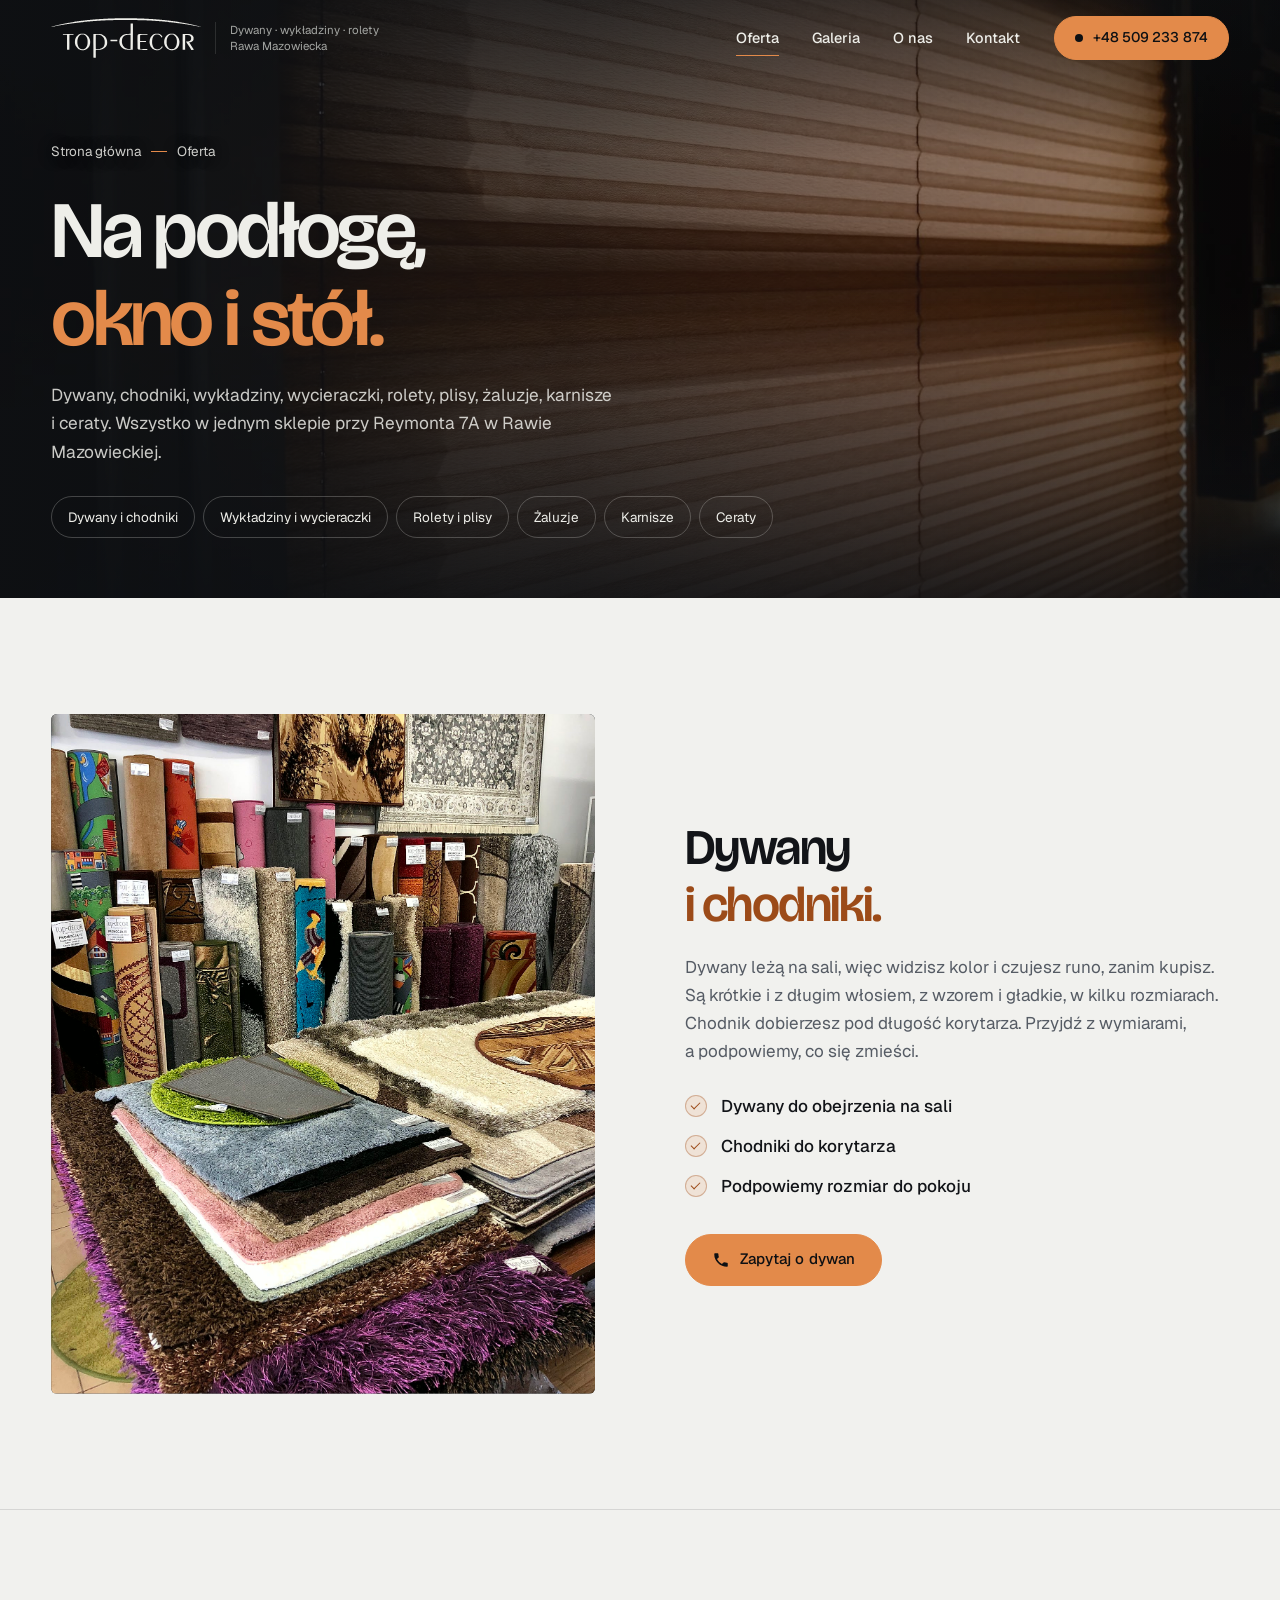
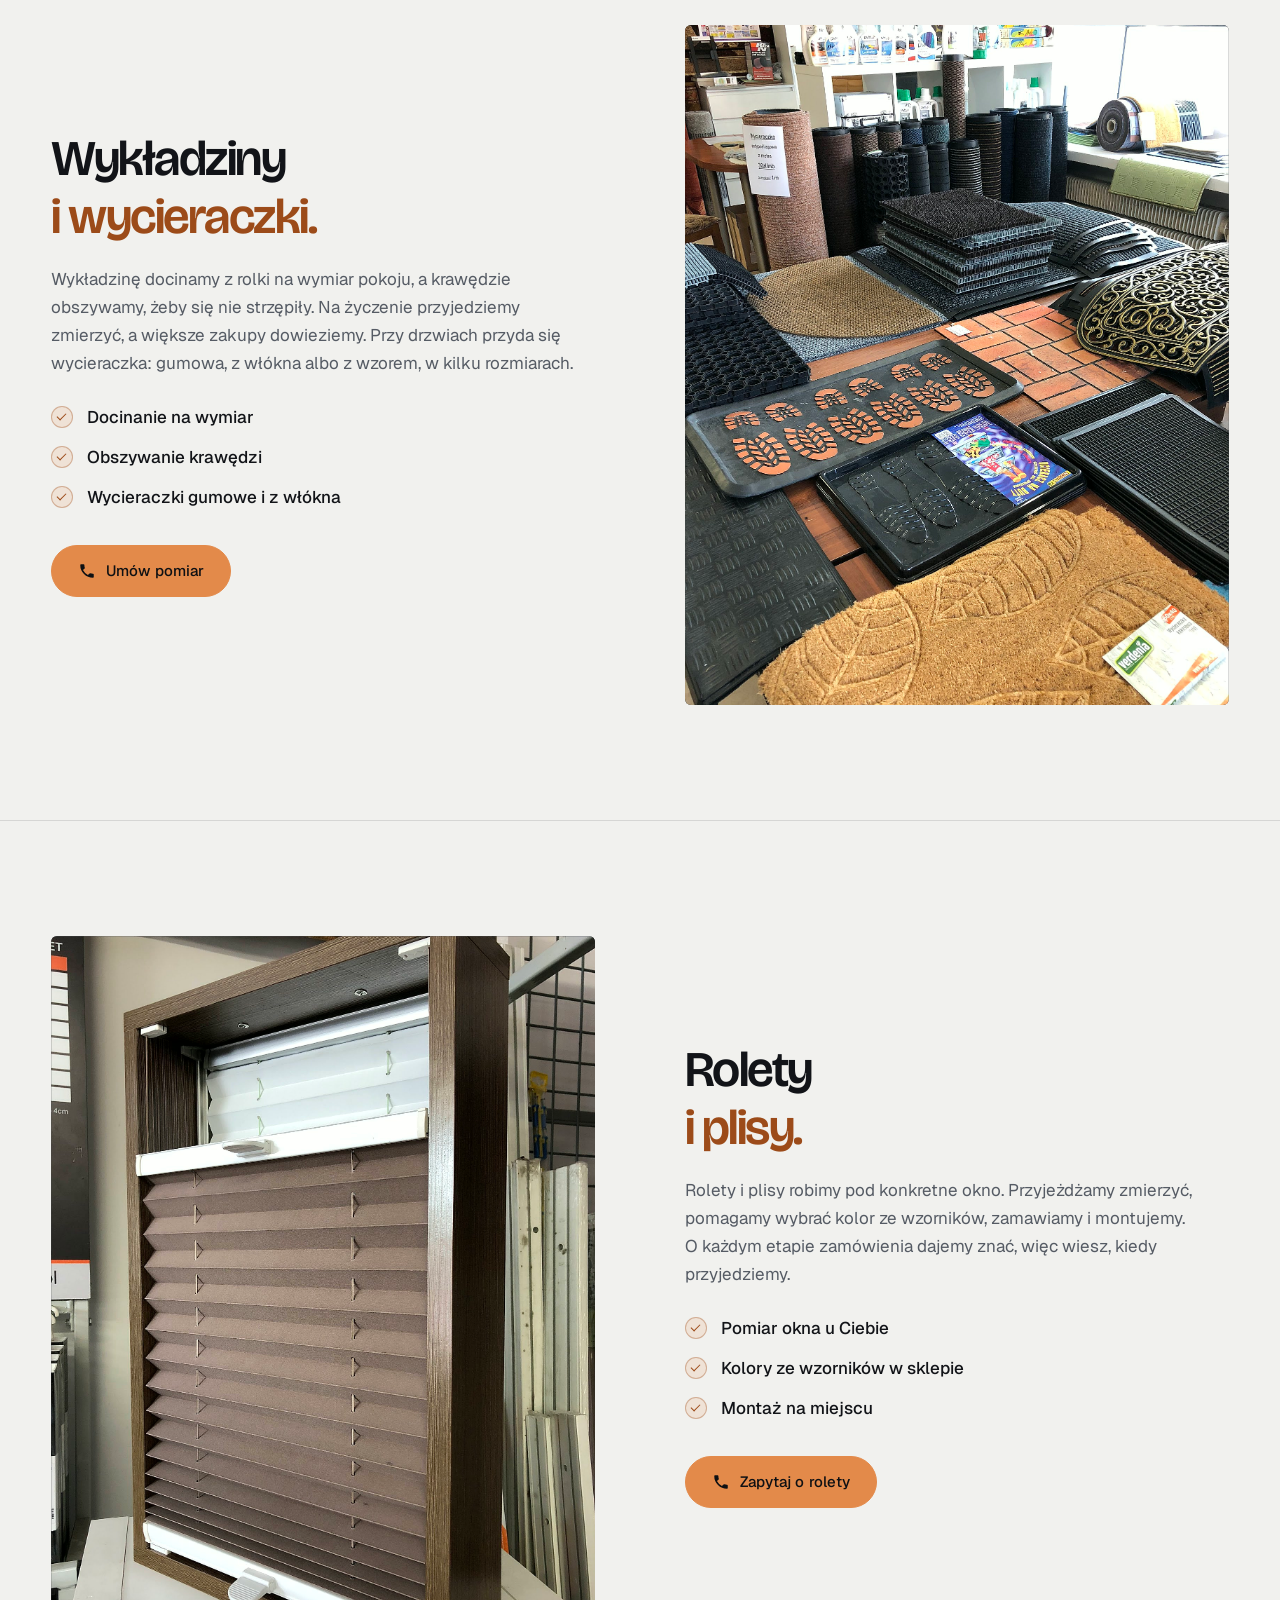
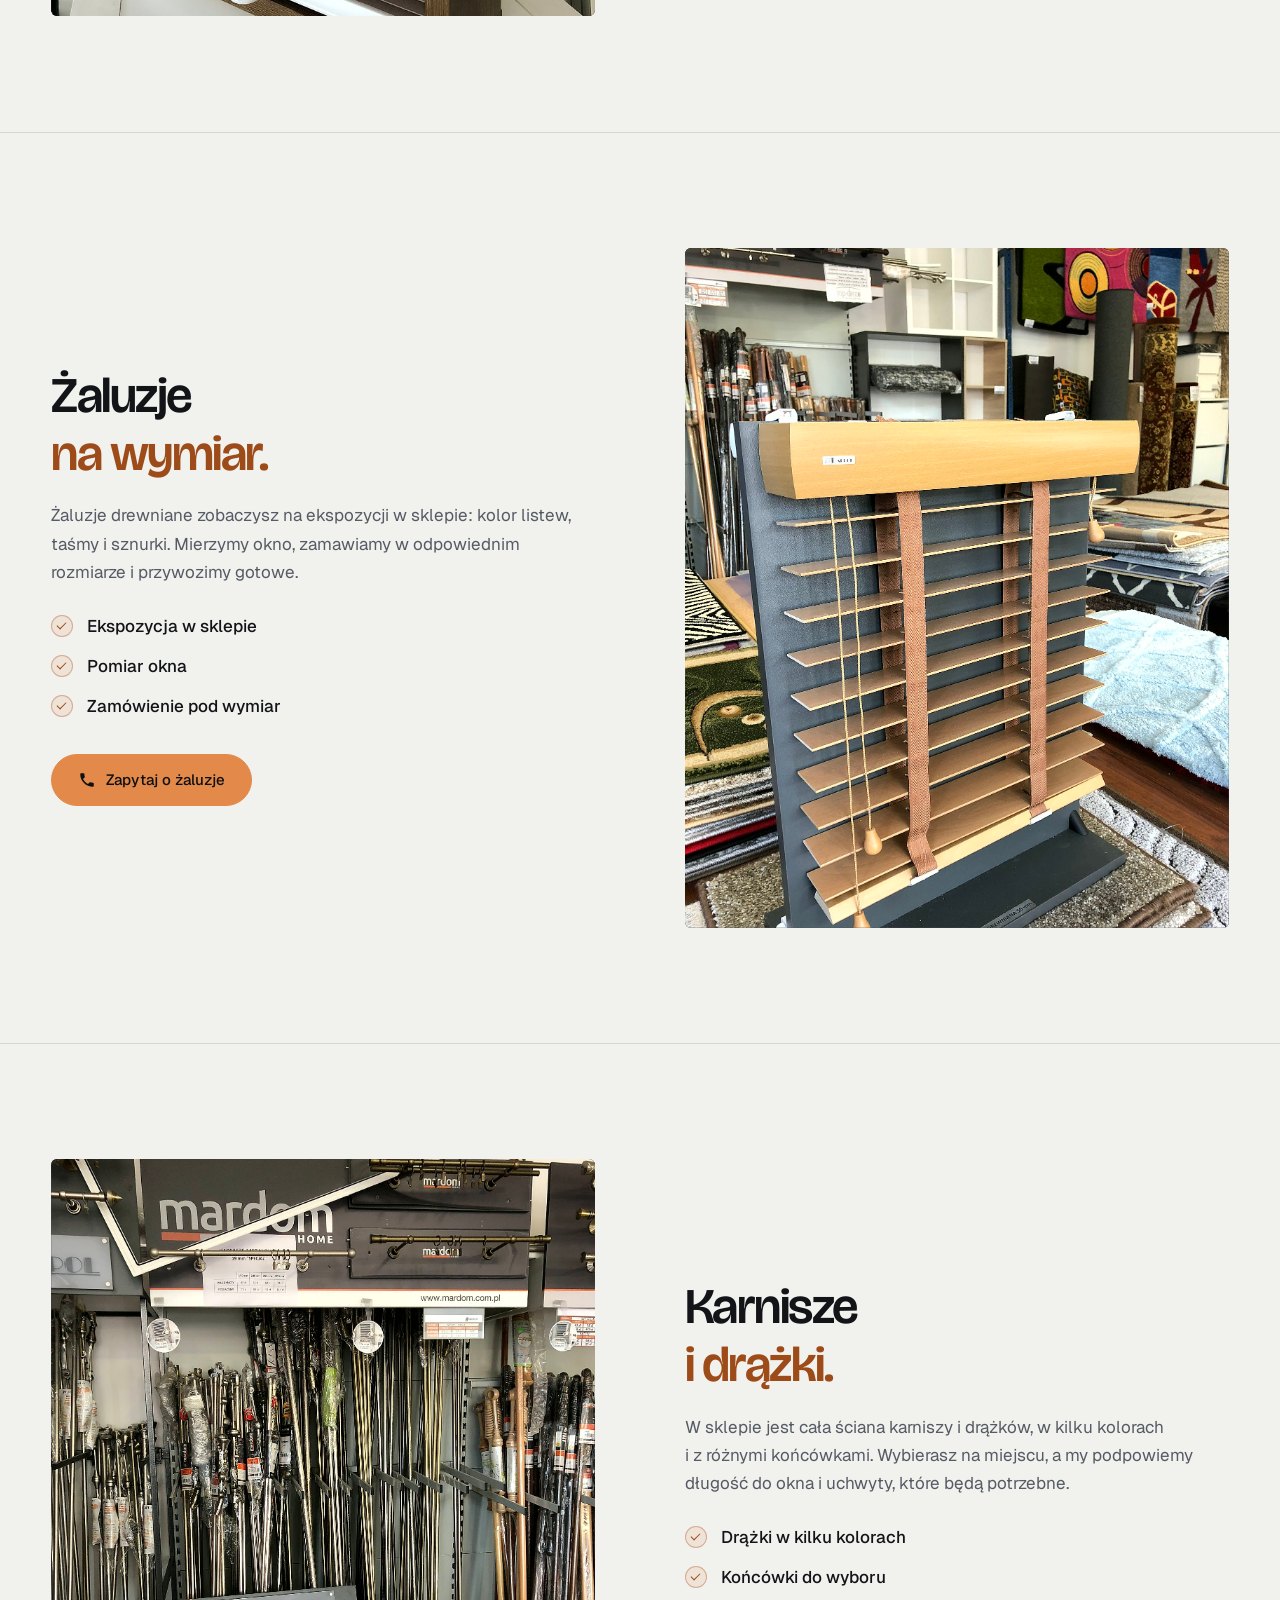
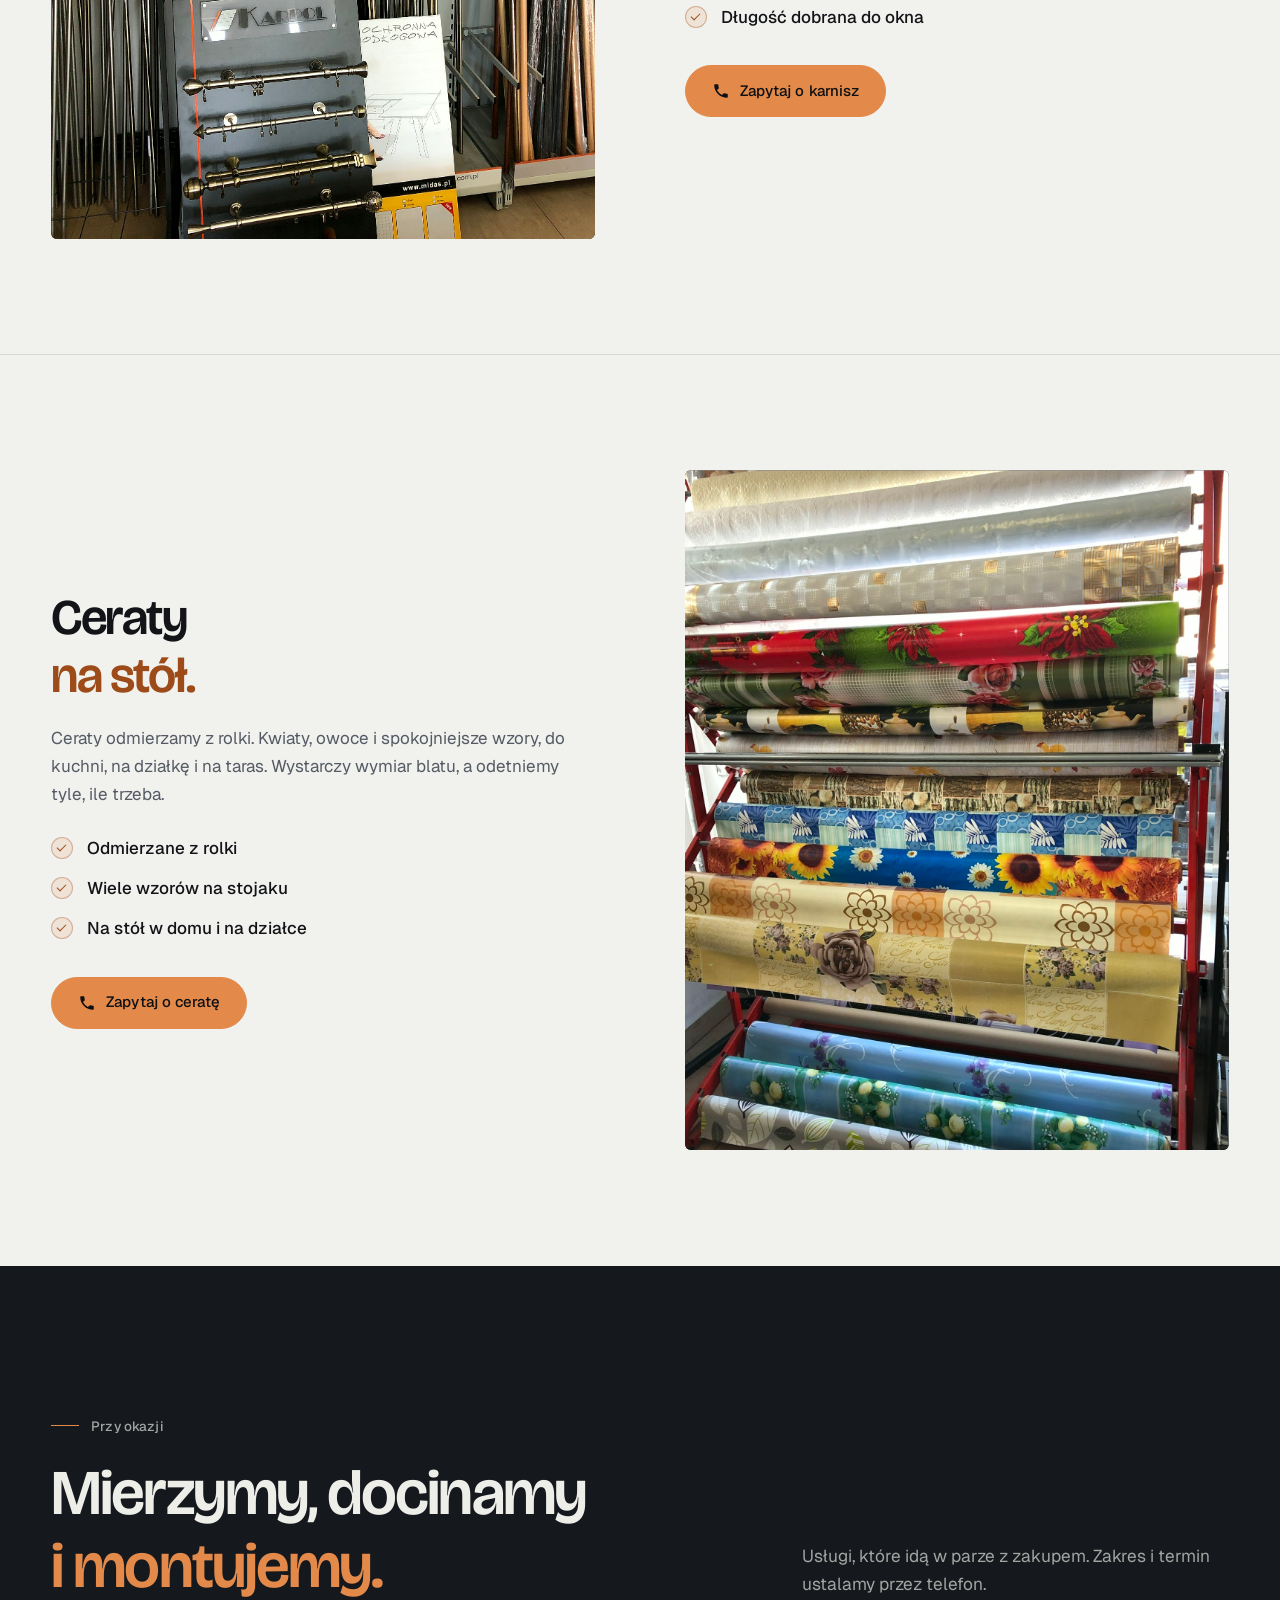
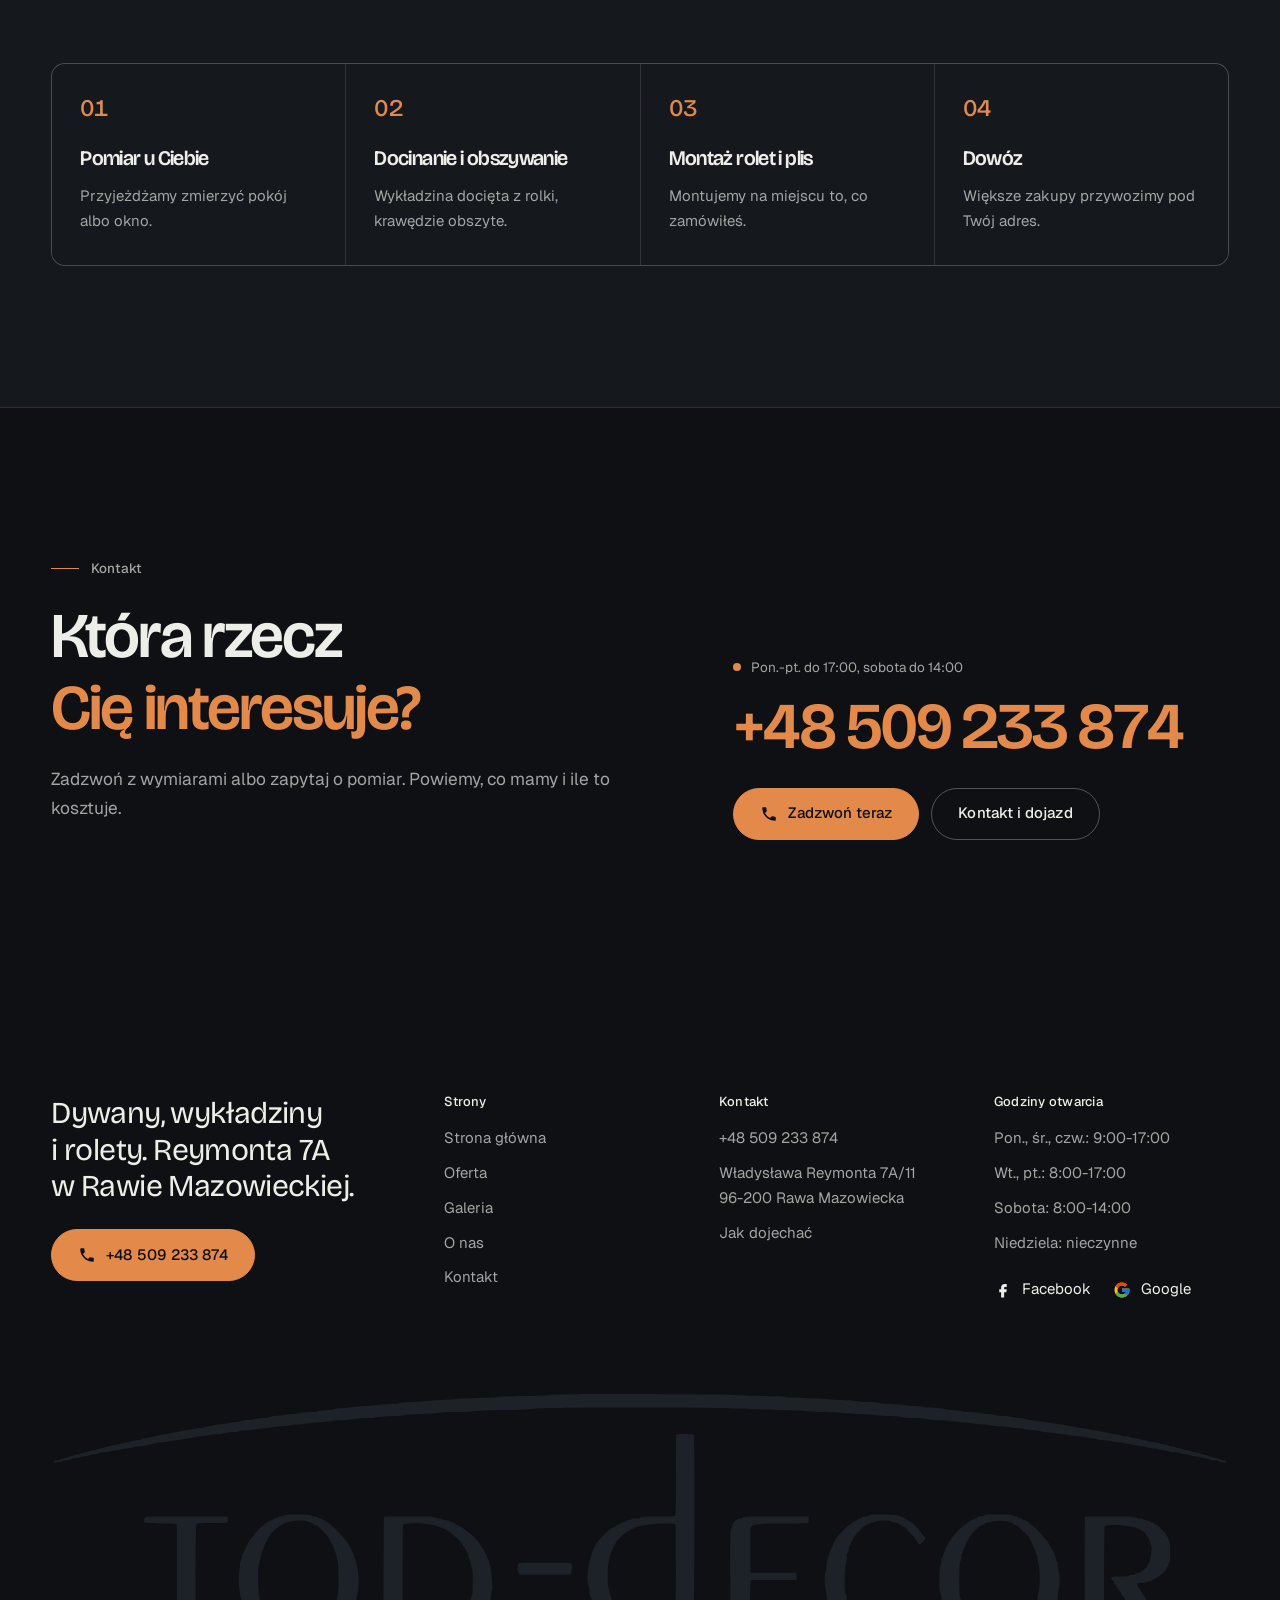
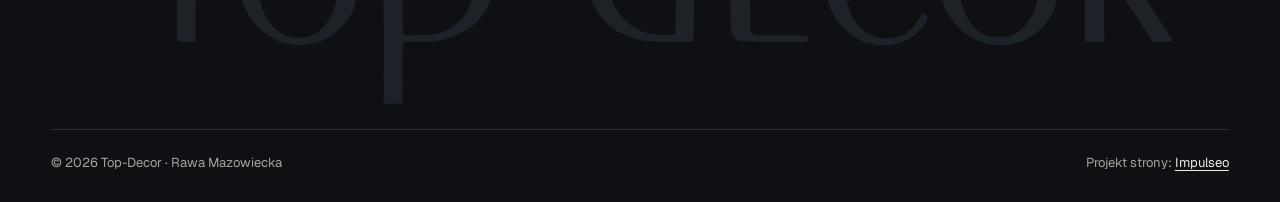
<file: oferta.html>
<!DOCTYPE html>
<html lang="pl">
<head>
<meta charset="UTF-8">
<meta name="viewport" content="width=device-width, initial-scale=1.0">
<title>Oferta - dywany, wykładziny, rolety, karnisze | Top-Decor Rawa Mazowiecka</title>
<meta name="description" content="Dywany, chodniki, wykładziny docinane z rolki, wycieraczki, rolety i plisy na wymiar, żaluzje, karnisze i ceraty. Sklep Top-Decor, Reymonta 7A, Rawa Mazowiecka.">
<link rel="canonical" href="https://impulseo-pl.github.io/top-decor/oferta.html">
<meta name="robots" content="noindex, nofollow">
<meta name="theme-color" content="#0E1013">
<meta property="og:type" content="website">
<meta property="og:locale" content="pl_PL">
<meta property="og:site_name" content="Top-Decor">
<meta property="og:title" content="Oferta - dywany, wykładziny, rolety, karnisze | Top-Decor Rawa Mazowiecka">
<meta property="og:description" content="Dywany, chodniki, wykładziny docinane z rolki, wycieraczki, rolety i plisy na wymiar, żaluzje, karnisze i ceraty. Sklep Top-Decor, Reymonta 7A, Rawa Mazowiecka.">
<meta property="og:url" content="https://impulseo-pl.github.io/top-decor/oferta.html">
<meta property="og:image" content="https://impulseo-pl.github.io/top-decor/img/og.jpg">
<meta property="og:image:width" content="1200">
<meta property="og:image:height" content="630">
<meta name="twitter:card" content="summary_large_image">
<link rel="icon" href="img/logo.png">
<script type="application/ld+json">{"@context": "https://schema.org", "@type": "HomeGoodsStore", "name": "Top-Decor", "url": "https://impulseo-pl.github.io/top-decor/", "telephone": "+48509233874", "image": "https://impulseo-pl.github.io/top-decor/img/og.jpg", "logo": "https://impulseo-pl.github.io/top-decor/img/logo.png", "address": {"@type": "PostalAddress", "streetAddress": "Władysława Reymonta 7A/11", "postalCode": "96-200", "addressLocality": "Rawa Mazowiecka", "addressCountry": "PL"}, "geo": {"@type": "GeoCoordinates", "latitude": 51.7623965, "longitude": 20.2611301}, "openingHours": ["Mo,We,Th 09:00-17:00", "Tu,Fr 08:00-17:00", "Sa 08:00-14:00"], "areaServed": "Rawa Mazowiecka", "aggregateRating": {"@type": "AggregateRating", "ratingValue": "4.8", "reviewCount": "28"}, "sameAs": ["https://www.facebook.com/top.decor.eu/", "https://maps.google.com/?cid=16657654547501388124"]}</script>
<script>(function(){var d=document.documentElement;d.classList.add('js');try{if(!window.matchMedia('(prefers-reduced-motion: reduce)').matches)d.classList.add('anim');}catch(e){}setTimeout(function(){if(!d.classList.contains('anim-ok'))d.classList.remove('anim');},3500);})();</script>
<link rel="preload" as="image" href="img/head-oferta.jpg" fetchpriority="high">
<link rel="preconnect" href="https://fonts.googleapis.com">
<link rel="preconnect" href="https://fonts.gstatic.com" crossorigin>
<link href="https://fonts.googleapis.com/css2?family=Bricolage+Grotesque:opsz,wght@12..96,400..700&family=Geist:wght@400..600&display=swap" rel="stylesheet">
<link rel="stylesheet" href="assets/styles.css?v=20261103a">
<script src="assets/lenis.min.js?v=1.1.20" defer></script>
<script src="assets/main.js?v=20261103a" defer></script>
</head>
<body>
<a class="skip" href="#tresc">Przejdź do treści</a>
<header class="site-head">
<div class="head-in">
  <a class="brand" href="index.html" aria-label="Top-Decor - strona główna">
    <span class="znak"><svg class="wm" viewBox="19 237 586 156" role="img" aria-label="Top-Decor" data-i-top="1.4179"><path pathLength="1" style="--i:1" d="M274.6 238.2c-3 0-7 0.2-8.8 0.4c-2 0.2-8 0.4-13.4 0.4c-7.2 0.2-10.6 0.2-12.4 0.6c-1.6 0.2-5 0.2-9.2 0.4c-4.6 0.2-7.6 0.2-9 0.4c-1.2 0.2-4.4 0.4-7.8 0.6c-3.6 0-7 0.4-9 0.6c-2 0.2-4.6 0.4-6 0.4c-2.2 0-6.6 0.4-7 0.6c0 0.2-2.4 0.2-5 0.4c-3 0.2-5.4 0.4-6.4 0.6c-0.8 0-3 0.4-5 0.4c-2 0-4.2 0.4-4.8 0.4c-0.8 0.2-3.4 0.4-5.8 0.6c-3.6 0.2-4.6 0.2-4.8 0.6c-0.2 0.2-1.2 0.2-4 0.4c-2.4 0.2-3.8 0.2-4.2 0.4c-0.6 0.4-1.8 0.4-4 0.6c-1.8 0-3.6 0.2-3.8 0.2c-1.2 0.4-2.8 0.6-5.4 0.8c-1.4 0-3.6 0.4-4.8 0.6c-1.2 0.2-3 0.4-3.8 0.4c-1 0-1.6 0.2-2.2 0.4c-0.6 0.2-1.8 0.4-4 0.6c-2 0.2-3.4 0.4-3.8 0.4c-0.2 0.2-1.4 0.4-2.6 0.4c-1.8 0.2-4.2 0.6-5.4 1c-0.4 0.2-1.2 0.2-2 0.2c-0.6 0-1.8 0.2-2.4 0.4c-0.8 0.2-2.2 0.4-3.8 0.6c-1.8 0-3 0.2-3.4 0.4c-0.4 0.2-1.6 0.4-2.6 0.6c-1 0-2 0.2-2.4 0.4c-0.6 0.4-1.4 0.4-2.8 0.6c-1.2 0-2.8 0.2-3.8 0.6c-1 0.2-2.2 0.4-2.8 0.4c-0.8 0-1.6 0.2-2.2 0.4c-0.6 0.2-2 0.4-2.8 0.6c-1 0.2-2.6 0.4-3.4 0.6c-0.8 0.2-1.8 0.4-2.2 0.4c-0.4 0-1.2 0.2-2 0.4c-0.8 0.2-2 0.6-2.8 0.6c-1 0-2 0.4-2.4 0.6c-0.4 0-1.4 0.2-2.2 0.4c-1.2 0-1.8 0.2-2.2 0.4c-0.4 0.4-1.2 0.4-2.4 0.6c-1.2 0-2.4 0.4-3 0.6c-0.6 0.2-1.4 0.4-1.8 0.4c-0.4 0-1.4 0.2-2.2 0.6c-1 0.2-2 0.4-2.4 0.4c-0.4 0-1.2 0.2-1.8 0.4c-0.6 0.2-1.6 0.4-2.2 0.6c-0.8 0.2-1.8 0.4-2.4 0.6c-0.6 0.2-1.4 0.4-1.8 0.4c-0.4 0-1 0.2-1.6 0.4c-0.4 0.2-1.4 0.4-2.4 0.6c-0.8 0.2-1.8 0.4-2 0.6c-0.4 0-1.2 0.2-1.8 0.4c-0.8 0-1.6 0.4-1.8 0.4c-0.2 0.2-1 0.4-1.4 0.6c-0.6 0-1.6 0.2-2 0.4c-0.4 0.2-1.4 0.4-2 0.6c-0.6 0-1.4 0.2-2 0.6c-0.6 0.2-1.2 0.4-1.8 0.4c-0.6 0-1 0.2-1.4 0.4c-0.4 0.4-0.8 0.6-1.2 0.6c-1.2 0-2 0.2-2.2 0.6c-0.4 0.6 3 0.4 3.8 0c0.4-0.2 1.2-0.4 2.2-0.6c1 0 2-0.2 2.4-0.4c0.2-0.2 1.2-0.4 2-0.6c0.6 0 1.8-0.2 2.4-0.4c0.6-0.2 1.8-0.4 2.6-0.6c0.8 0 1.8-0.2 2.2-0.4c0.6-0.2 1.4-0.4 2.2-0.6c0.8 0 2.2-0.2 3-0.6c0.8-0.2 1.8-0.4 2.6-0.4c0.8 0 2-0.2 3.2-0.6c0.8-0.2 2-0.4 2.6-0.4c0.4 0 1.4-0.2 2-0.4c0.6-0.2 2-0.4 3.4-0.6c1.2 0 2.4-0.4 2.8-0.4c0.4-0.2 1.8-0.6 3-0.6c1.2 0 2.6-0.4 3-0.4c0.4-0.2 1.8-0.4 3-0.6c1.4-0.2 2.4-0.4 3-0.6c0.6-0.2 1.2-0.4 2.4-0.4c0.8 0 2.2-0.2 3-0.4c1-0.2 2.6-0.4 3.8-0.6c1.2 0 2.6-0.4 3.2-0.4c0.4-0.2 2-0.4 3.2-0.6c1.6 0 2.8-0.4 3.4-0.6c0.4-0.2 1.6-0.4 3.2-0.4c1.4-0.2 3.4-0.4 4.4-0.6c0.8-0.2 2.4-0.4 3.2-0.4c0.8 0 2.6-0.2 4-0.6c1.4-0.2 3-0.4 4-0.4c0.8 0 2-0.2 2.4-0.2c1-0.6 3.2-0.8 5.4-0.8c1 0 2-0.2 2.6-0.2c0.8-0.4 4-0.8 6-0.8c1 0 1.8-0.2 2-0.2c0.6-0.4 3.8-0.8 6.2-0.8c0.8 0 1.8 0 2.4-0.2c2.8-0.6 3.6-0.6 6.8-0.8c1.8-0.2 3.8-0.4 4.4-0.4c0.8-0.4 2.6-0.4 5.4-0.6c2.4-0.2 4.6-0.4 5.4-0.6c0.8-0.2 2.8-0.4 5.2-0.4c2.2 0 5.2-0.4 6.8-0.6c1.6-0.2 3.8-0.4 5.4-0.4c1.4 0 3 0 3.8-0.2c3-0.4 4.6-0.6 9.2-0.8c2.6 0 5.6-0.4 6.8-0.6c1.2 0 4.4-0.4 7.4-0.4c2.8-0.2 6-0.2 7-0.4c3.8-0.4 7-0.6 10.8-0.6c2.2 0 4.8-0.2 6-0.2c5.4-0.4 11.4-0.8 15.6-0.8c4.6 0 10.4-0.2 15.2-0.6c11.6-1 98.8-0.8 111.8 0.2c1.4 0.2 6.8 0.2 11.8 0.4c4.8 0.2 10.4 0.4 12.4 0.4c1.8 0.2 6.4 0.4 10.2 0.6c3.6 0.2 7.8 0.4 9.2 0.6c1.4 0 4.8 0.2 7.8 0.4c3 0 6.2 0.4 7.6 0.6c1.2 0 4.4 0.4 7 0.4c2.6 0.2 5.4 0.2 6.2 0.4c0.6 0 1.8 0.2 2.6 0.4c0.6 0 2.4 0.2 3.6 0.2c2.6 0 7.4 0.4 8.4 0.8c0.4 0.2 2.2 0.2 3.8 0.2c1.8 0 3.6 0 4.2 0.2c0.6 0.2 1.4 0.2 2 0.4c0.6 0.2 2.8 0.4 5 0.4c2.2 0.2 4.4 0.4 5.2 0.4c0.6 0.2 2.4 0.4 3.8 0.6c2.6 0 6 0.4 7.4 0.8c0.4 0.2 1.4 0.2 2.4 0.2c1.8 0 4.6 0.4 6 0.6c0.4 0.2 2.2 0.4 4 0.4c2.2 0.2 3.2 0.4 3.6 0.6c0.4 0.2 1.8 0.2 4 0.4c2.4 0.2 3.6 0.4 4 0.6c0.4 0 1.2 0.2 2 0.4c3 0.2 5.6 0.4 6.2 0.8c0.4 0 1.6 0.2 2.4 0.2c0.8 0 2.6 0.2 4 0.6c1.2 0.2 3 0.4 4 0.4c1 0 2 0.2 2.8 0.4c0.8 0.2 2.4 0.4 3.8 0.6c1.2 0 2.8 0.4 3.2 0.6c0.4 0 2 0.4 3.4 0.4c1.2 0.2 3 0.4 3.6 0.6c0.8 0.2 2 0.4 2.8 0.4c0.8 0 1.8 0.2 2.6 0.4c0.8 0.2 2.2 0.6 3.2 0.6c1 0.2 2.4 0.4 3.2 0.6c0.8 0.2 2.2 0.4 3.2 0.4c1 0.2 2 0.2 2.4 0.6c0.4 0.2 1.4 0.4 3 0.4c1.2 0.2 2.4 0.4 2.8 0.6c0.4 0 1.4 0.2 2.2 0.4c1.8 0.2 2.4 0.4 3.4 0.8c0.4 0 1.4 0.2 2.2 0.2c0.8 0 1.8 0.2 2.6 0.4c0.8 0.4 2.2 0.6 3 0.6c0.6 0.2 1.8 0.4 2.4 0.6c0.6 0.2 1.4 0.4 2 0.4c0.4 0 1.6 0.2 2.4 0.4c0.6 0.2 2 0.6 2.8 0.6c1 0.2 1.8 0.4 2.2 0.6c0.4 0.2 1 0.4 2.4 0.4c1.2 0.2 2 0.2 2.2 0.4c0.4 0.6 3.4 0.8 3.6 0.4c0.4-0.4 0-0.6-1.4-0.8c-0.6 0-1.4-0.4-2-0.6c-0.4-0.2-1-0.4-1.4-0.4c-0.4 0-1-0.2-1.6-0.4c-0.4-0.2-1.4-0.6-2-0.6c-0.8-0.2-1.6-0.4-2-0.6c-0.2 0-1-0.4-1.6-0.4c-0.6-0.2-1.4-0.4-1.8-0.6c-0.4-0.2-1.2-0.4-1.8-0.4c-0.4 0-1.2-0.2-1.8-0.4c-0.4-0.2-1.4-0.6-2.2-0.6c-0.8-0.2-1.8-0.4-2.2-0.6c-0.4-0.2-1.2-0.4-1.6-0.4c-0.6 0-1.4-0.2-1.8-0.4c-0.4-0.2-1.6-0.6-2.4-0.6c-0.8-0.2-1.6-0.4-2-0.6c-0.4-0.2-1.4-0.4-2.2-0.4c-0.8-0.2-1.6-0.4-2-0.6c-0.4 0-1.2-0.2-2-0.4c-0.8 0-2-0.2-2.6-0.4c-0.6-0.4-1.8-0.6-2.6-0.6c-1-0.2-2-0.4-2.4-0.6c-0.6-0.2-1.2-0.4-1.8-0.4c-0.8 0-1.8-0.2-2.8-0.6c-0.8-0.2-1.8-0.4-2.2-0.4c-0.6 0-1.6-0.2-2.6-0.6c-1-0.2-2-0.4-2.6-0.4c-0.4 0-1.4-0.2-2-0.4c-0.8-0.2-2.2-0.6-3-0.6c-1-0.2-2.4-0.4-3-0.6c-0.6-0.2-1.6-0.4-2.2-0.4c-0.6 0-1.8-0.2-2.4-0.4c-0.8-0.2-2.2-0.6-3.4-0.6c-2.4-0.2-3.4-0.4-3.8-0.6c-0.4-0.2-1.4-0.4-2.4-0.4c-1-0.2-2.4-0.4-3-0.6c-0.6-0.2-2-0.4-3.2-0.4c-1.2-0.2-2.6-0.4-3-0.6c-0.6 0-1.8-0.4-3-0.4c-1.2 0-2.6-0.4-3.2-0.4c-0.6-0.2-2.2-0.6-3.6-0.6c-1.6-0.2-3-0.4-3.2-0.6c-0.4 0-1.4-0.2-2.4-0.4c-2.4 0-4.4-0.4-5.6-0.8c-0.6 0-1.8-0.2-2.6-0.2c-1.6 0-2 0-4.8-0.6c-0.8-0.2-2.2-0.4-3-0.4c-1 0-2.6-0.2-3.6-0.4c-1-0.2-3.2-0.6-4.8-0.6c-3.2-0.2-4.8-0.4-5.2-0.6c-0.2-0.2-2-0.2-4-0.4c-2.8-0.2-3.6-0.2-4-0.4c-0.4-0.4-1.4-0.4-4.6-0.6c-2.2-0.2-4.6-0.4-5.4-0.4c-1-0.2-3.2-0.6-5-0.6c-1.8 0-4-0.4-4.8-0.4c-0.8-0.2-3.4-0.4-6.4-0.6c-2.8-0.2-5.4-0.2-5.8-0.4c-1.6-0.4-4.2-0.6-6.6-0.6c-2.4 0-4.2-0.2-7.4-0.6c-0.8-0.2-4.2-0.4-7.4-0.4c-3.4-0.2-6.8-0.4-8-0.6c-1.4-0.2-4.6-0.2-9.6-0.4c-5.4-0.2-7.8-0.2-9-0.6c-1.4-0.2-3.8-0.2-12-0.4c-5.8-0.2-12.8-0.4-15.6-0.6c-6-0.2-71.4-0.6-81.8-0.2z"/><path pathLength="1" style="--i:2" d="M65.8 299.4c-0.2 0-0.4 0.6-0.4 1.2c-0.2 1.8-0.2 1.8 8 1.8c5.2 0 7.2 0 7.6 0.2l0.6 0.4l0 28.8c0 28 0 29 0.4 29.2c0.4 0.4 8.2 0.4 8.8 0c0.2-0.2 0.2-5.6 0.2-29.2c0-23.4 0.2-29 0.4-29.2c0.2-0.2 1.8-0.4 7.8-0.4c5 0 7.4 0 7.6-0.2c0.2 0 0.2-0.8 0.2-1.6l0-1.4l-20.6 0c-18.2 0-20.4 0-20.6 0.4z"/><path pathLength="1" style="--i:3" d="M138.2 298c-1.8 0-2.8 0.2-3.6 0.6c-0.6 0.2-1.4 0.4-1.6 0.4c-0.2 0-1 0.2-1.4 0.6c-0.6 0.2-1.2 0.4-1.4 0.4c-0.2 0-0.6 0.2-0.8 0.4c-0.2 0.2-0.8 0.4-1.4 0.6c-0.4 0.2-0.8 0.4-0.8 0.4c0 0.2-0.4 0.4-0.6 0.6c-0.4 0-0.8 0.2-0.8 0.4c0 0.2-0.2 0.4-0.6 0.4c-0.8 0.6-4.8 4.4-5.2 5.2c0 0.2-0.6 1-1 1.4c-1 1-2 2.6-2 3c0 0-0.2 0.4-0.4 0.8c-0.4 0.4-0.6 0.8-0.6 1c0 0.2-0.2 0.6-0.4 1c-0.4 0.4-0.6 0.8-0.6 1c0 0.2-0.2 0.6-0.4 0.8c-0.2 0.2-0.4 1.2-0.6 1.8c-0.2 0.8-0.4 1.8-0.6 2.2c-0.2 0.4-0.4 1.4-0.4 2.4c0 1-0.4 2.8-0.4 4.2c-0.4 2.6-0.2 5.8 0.2 7.6c0 0.6 0.2 1.4 0.2 1.8c0 0.6 0.2 1.4 0.4 2c0.2 0.4 0.4 1.4 0.6 1.8c0 0.6 0.2 1.4 0.4 1.6c0.2 0.4 0.4 0.8 0.6 1.2c0 0.2 0.2 0.8 0.6 1.2c0.2 0.4 0.4 0.8 0.4 1c0 0.2 0.2 0.4 0.2 0.6c0.2 0 0.4 0.6 0.8 1c1.2 2.8 5.6 7.4 9.2 10.2c1 0.8 1.8 1.2 2.2 1.4c0.2 0.2 0.6 0.4 1 0.6c0.2 0.2 0.6 0.4 0.8 0.4c0.2 0 0.6 0.2 1 0.4c0.4 0.4 1 0.6 1.2 0.6c0.4 0 1 0.2 1.4 0.4c0.6 0.4 1.4 0.6 2.2 0.6c0.8 0.2 1.8 0.4 2.6 0.6c2 0.4 7.4 0.4 9.2-0.2c0.8-0.2 1.8-0.4 2-0.4c0.4 0 1-0.2 1.6-0.4c0.4-0.2 1.2-0.4 1.6-0.6c0.4 0 1-0.2 1.2-0.4c0.4-0.2 0.8-0.4 1.2-0.6c0.4 0 1-0.4 1.4-0.6c0.2-0.2 0.6-0.4 0.8-0.4c0.2 0 0.4-0.2 0.6-0.4c0.2 0 0.6-0.4 0.8-0.6c0.8-0.4 5.6-4.8 6.4-6c1-1.4 1.4-2 1.6-2.4c0-0.2 0.4-0.4 0.6-0.6c0.2-0.2 0.4-0.4 0.6-0.8c0-0.4 0.2-0.8 0.4-1c0.2-0.2 0.4-0.8 0.4-1.2c0.2-0.6 0.4-1 0.6-1.2c0-0.2 0.4-1 0.6-1.6c0-0.6 0.4-1.4 0.4-1.8c0.2-0.2 0.4-1.2 0.4-2c0.2-0.6 0.4-1.8 0.6-2.2c0.6-1.6 0.6-11 0-12.2c-0.2-0.6-0.4-1.6-0.6-2.2c0-0.8-0.2-1.6-0.4-2c-0.2-0.4-0.4-1.2-0.6-1.6c0-0.8-2-4.8-2.4-5.4c-0.2-0.2-0.4-0.6-0.4-0.8c-0.2-0.2-0.4-0.6-0.6-1c-0.2-0.2-0.8-0.8-1.2-1.6c-1.2-1.8-4-4.6-6-6.4c-2-1.6-2.6-2-2.8-2c0 0-0.4-0.2-0.6-0.4c-0.2-0.4-0.6-0.6-1-0.6c-0.2-0.2-0.6-0.4-1-0.6c-0.2-0.2-0.6-0.4-1-0.4c-0.2 0-0.8-0.2-1.2-0.4c-0.4-0.4-1-0.6-1.6-0.6c-0.4-0.2-1.4-0.4-1.8-0.6c-1-0.4-6.2-0.6-10.2-0.4zm8.6 3.6c0.4 0.2 1 0.4 1.4 0.4c0.4 0.2 1 0.4 1.6 0.8c0.4 0.4 1 0.6 1.2 0.6c0.6 0 4.4 3.6 5 4.6c0.2 0.4 0.4 0.8 0.6 0.8c0.2 0.4 0.8 1.2 1.4 2.4c0 0.4 0.4 0.8 0.6 0.8c0 0.2 0.2 0.4 0.4 0.8c0 0.4 0.2 1 0.4 1.2c0.2 0.2 0.4 1 0.6 1.6c0 0.6 0.4 1.2 0.6 1.4c0.4 0.4 0.4 0.6 0.4 1.4c0 0.6 0.2 1.4 0.4 2c0.8 1.8 1 14.8 0.2 17.6c0 0.6-0.4 2-0.6 3c-0.2 1-0.4 2.2-0.6 2.4c-0.2 0.2-0.4 0.8-0.4 1.2c-0.2 0.6-0.4 1.4-0.6 1.8c-0.4 0.6-0.6 1.2-0.6 1.6c0 0.2 0 0.4-0.2 0.6c-0.2 0-0.4 0.4-0.8 0.8c-0.2 0.4-0.6 1-0.8 1.2c-0.2 0.4-0.4 0.8-0.8 1.2c-0.4 0.8-1.2 1.6-2 2.4c-0.4 0.4-1.2 1.2-1.8 1.8c-0.6 0.6-1.2 1-1.6 1c-0.2 0-0.6 0.2-0.8 0.4c-0.2 0.2-0.8 0.4-1.2 0.6c-0.6 0-1 0.4-1.2 0.6c-1 0.8-10.4 0.8-11.4-0.2c-0.4-0.2-0.8-0.4-1-0.4c-0.4-0.2-0.8-0.4-1.2-0.6c-0.2-0.2-0.6-0.4-0.6-0.4c-0.6 0-5-4-5.6-5c-0.2-0.6-0.8-1.6-1.6-2.8c-0.4-0.4-0.8-1.4-1-2c-0.2-0.6-0.6-1.4-0.8-2c-0.2-0.4-0.4-1-0.4-1.2c0-0.2-0.2-0.8-0.4-1.2c-0.2-0.4-0.4-1.4-0.6-2c0-0.8-0.2-2-0.4-2.8c-0.6-1.8-0.8-12.8-0.2-14.6c0.2-0.8 0.6-2 0.6-2.8c0.2-1 0.4-2.6 1-3.8c0.4-1 0.8-2.4 1-2.8c0.4-1.2 1-2.6 1.6-3.2c0.2-0.4 0.4-0.8 0.4-1c0-0.2 0.2-0.4 0.4-0.6c0.2-0.2 0.4-0.6 0.6-1c0.2-0.4 0.6-0.8 0.8-1c0.2-0.2 0.4-0.4 0.6-0.6c0.2-0.4 2.8-2.6 3-2.6c0.2 0 0.4-0.2 0.6-0.4c0.8-0.6 2.8-1.6 3.8-1.8c0.4 0 0.8-0.2 1.2-0.2c1.2-0.8 7.4-0.8 8.8 0z"/><path pathLength="1" style="--i:4" d="M184.8 299.2c-0.2 0.2-0.2 8.2-0.2 45.4c0 24.8 0 45.6 0 46c-0.2 1.4-0.2 1.4 3.6 1.6c1.6 0 3.6-0.2 4.4-0.2l1.4-0.2l0-14.8c0-14 0.2-15 0.4-15.4c0.4-0.2 1.2-0.4 8.6-0.4c8.2-0.2 8.4-0.2 9.8-0.6c1-0.4 2-0.6 2.4-0.6c0.4 0 0.8-0.2 1.2-0.2c0.2-0.2 0.8-0.4 1.4-0.6c0.6-0.2 1.4-0.4 1.6-0.6c0.4-0.2 1-0.4 1.4-0.6c0.4 0 1-0.2 1.2-0.4c0.2-0.2 0.6-0.6 1-0.6c1-0.6 1.8-1 2.4-1.6c0.4-0.2 0.8-0.4 0.8-0.4c0.2 0 0.6-0.2 0.8-0.4c0.2-0.4 0.4-0.6 0.6-0.6c0.4 0 4.2-3.2 4.2-3.6c0.2-0.2 0.6-0.8 1-1.2c0.8-1 1.6-2 2.2-3c0.2-0.2 0.4-0.6 0.6-1c0.2-0.2 0.4-0.6 0.4-0.8c0.2-0.4 0.4-0.8 0.6-1.2c0.2-0.2 0.4-0.6 0.4-1c0-0.2 0.2-0.8 0.4-1.2c0.2-0.4 0.6-1.4 0.6-2.8c0.2-1.2 0.4-2.6 0.6-3.2c0-0.8 0-2.2-0.2-4.6c-0.2-1.8-0.4-3.8-0.4-4.4c0-0.8-0.2-1.6-0.4-2.4c-0.4-0.6-0.6-1.4-0.6-1.6c0-0.4-0.2-1-0.4-1.6c-0.4-0.4-0.6-1-0.6-1.4c0-0.4-0.6-1.4-1.8-3.8c-0.2-0.2-0.6-0.8-0.8-1c-0.2-0.4-0.4-0.8-0.4-0.8c0-0.2-2.8-3.6-4-4.8c-1.2-1.2-5.8-4.6-6.2-4.6c0 0-0.4-0.2-0.8-0.6c-0.4-0.2-0.8-0.4-1-0.4c-0.2 0-0.6-0.2-1-0.6c-0.4-0.2-1-0.4-1.2-0.4c-0.2 0-0.6-0.2-0.8-0.4c-0.4-0.2-1.2-0.6-2-0.8c-0.8 0-1.6-0.4-2-0.4c-0.4-0.2-1-0.4-1.4-0.4c-0.4 0-1.6-0.2-2.8-0.6l-1.8-0.4l-11.6 0c-9.2 0-11.4 0-11.6 0.2zm19.8 3.4c4.6 0.6 5.4 0.6 5.8 1c0.2 0 0.8 0.2 1.4 0.4c0.6 0.2 1.4 0.4 1.6 0.6c0.4 0.2 1 0.4 1.4 0.6c0.2 0 0.8 0.2 1 0.4c0.2 0.2 0.4 0.4 0.6 0.4c0 0 0.4 0.2 0.8 0.6c0.2 0.2 1.2 1 1.8 1.4c0.8 0.6 1.8 1.4 2.2 1.8c1.8 2 2.4 2.8 2.8 3.4c0 0.2 0.2 0.6 0.4 0.8c0.2 0 0.4 0.4 0.6 0.8c0.4 1 0.6 1.2 1.2 2.2c0.2 0.4 0.6 1.2 0.6 2c0.2 0.8 0.6 1.6 0.6 1.8c0.2 0.2 0.4 1.2 0.6 2.2c0.2 0.8 0.4 2 0.6 2.4c0.4 1.2 0.4 11.4 0 12.6c-0.2 0.4-0.6 1.6-0.6 2.4c0 1-0.2 1.8-0.6 2c0 0.2-0.4 0.8-0.4 1.4c-0.2 0.4-0.4 1-0.6 1.4c-0.2 0.2-0.4 0.6-0.4 1c-0.2 0.4-0.4 0.8-0.6 0.8c-0.2 0.2-0.4 0.8-0.6 1c0 0.4-0.2 0.6-0.4 0.8c-0.2 0.2-0.4 0.4-0.4 0.4c0 0.4-5 4.8-5.6 4.8c0 0-0.2 0.2-0.4 0.4c-0.2 0.2-0.6 0.4-1 0.6c-0.4 0.2-0.8 0.4-1 0.4c-0.2 0.2-0.6 0.4-1 0.6c-0.4 0-1 0.2-1.2 0.4c-0.4 0.2-1.2 0.4-1.8 0.6c-0.8 0-1.8 0.4-2.2 0.6c-1 0.4-14.8 0.6-15.4 0.2c-0.4-0.2-0.4-53.2-0.2-54.4c0.2-0.8 0.6-0.8 3.6-1c2.6-0.2 4-0.2 6.8 0.2z"/><path pathLength="1" style="--i:5" d="M251.8 322.2c-1 0.6-0.8 5.2 0.4 5.6c0 0.2 5.8 0.2 12.8 0.2c11.4 0 12.6 0 12.8-0.4c0.4-0.4 0.6-4.6 0.2-5.2c-0.2-0.4-0.2-0.4-13-0.4c-7.2 0-13 0-13.2 0.2z"/><path pathLength="1" style="--i:6" d="M330.2 258.2c-0.2 0.2-0.2 5.4-0.2 20.2c0 18.6-0.2 19.8-0.4 20.2c-0.4 0.2-1 0.4-8.6 0.4c-8.2 0-8.4 0.2-8.8 0.6c-0.6 0.4-1 0.4-2.2 0.4c-1.2 0-1.6 0-2.2 0.4c-0.4 0.2-1 0.4-1.6 0.6c-0.4 0-1.2 0.2-1.4 0.4c-0.4 0.2-1 0.4-1.4 0.6c-0.4 0-1 0.4-1.2 0.6c-0.4 0.2-0.8 0.4-1 0.4c-0.2 0-0.6 0.2-1 0.4c-0.2 0.4-0.6 0.6-0.8 0.6c-0.2 0-0.4 0-0.6 0.2c0 0.2-0.4 0.4-0.8 0.6c-1.8 0.8-8 7.4-8 8.6c0 0-0.2 0.4-0.4 0.6c-0.2 0.4-0.6 1-0.8 1.6c0 0.6-0.4 1-0.6 1.2c0 0.2-0.2 0.6-0.2 0.8c0 0.4-0.2 1-0.4 1.6c-0.2 0.4-0.6 1.4-0.6 2.2c0 0.8-0.4 2.2-0.6 3c-0.6 2.4-0.6 7.4 0.2 9.6c0.2 1 0.4 2.4 0.4 3c0 0.8 0.2 1.2 0.4 1.6c0.2 0.4 0.6 1 0.6 1.8c0 0.6 0.2 1.2 0.4 1.4c0.2 0.2 0.4 0.6 0.6 1c0 0.4 0.2 1 0.6 1.2c0.2 0.2 0.4 0.6 0.4 0.8c0 0.2 0.2 0.6 0.4 0.8c0.2 0.4 0.4 0.8 0.6 1c0.2 0.6 1 1.6 2 2.8c1.8 2 4.6 4.8 5 4.8c0.2 0 0.6 0.2 0.8 0.4c0 0.2 0.4 0.4 0.6 0.4c0 0 0.4 0.2 0.6 0.4c0 0.4 0.4 0.6 0.8 0.6c0.4 0.2 0.8 0.4 0.8 0.6c0.2 0.2 0.8 0.4 1 0.4c0.4 0.2 0.8 0.4 1 0.6c0.2 0.2 0.8 0.4 1 0.4c0.4 0.2 1 0.4 1.2 0.6c0.2 0.2 1 0.4 1.4 0.4c0.6 0.2 1.2 0.4 1.6 0.6c0.4 0.2 0.8 0.4 1.6 0.4c0.8 0 1.2 0.2 1.6 0.4c0.6 0.4 1 0.4 3.8 0.6c5.2 0.4 22.6 0.4 23 0.2c0.4-0.4 0.6-102 0.2-102.8c-0.2-0.6-8.4-0.6-8.8-0.2zm-1.2 44.4c0.4 0.2 0.8 0.4 0.8 0.6c0.2 0.8 0.2 54.2-0.2 54.4c-0.4 0.4-9.8 0.4-11 0c-0.4-0.2-1.6-0.4-2.4-0.6c-1-0.2-1.6-0.2-1.8-0.6c-0.4-0.2-0.8-0.4-1.2-0.4c-0.4 0-1-0.2-1.4-0.6c-0.4-0.2-1-0.4-1-0.4c-0.2 0-0.6-0.2-1-0.6c-0.4-0.2-0.8-0.4-0.8-0.4c-0.2 0-0.6-0.2-1-0.6c-0.4-0.4-1.2-1-1.6-1.4c-1.8-1.4-3.6-3.4-4.2-4.6c-0.2-0.2-0.6-0.6-0.6-0.6c-0.2 0-0.4-0.2-0.4-0.6c-0.2-0.2-0.4-0.8-0.8-1c-0.2-0.4-0.4-0.8-0.4-0.8c0-0.2-0.2-0.6-0.4-1c-0.4-0.4-0.6-0.8-0.6-1c0-0.2-0.2-0.6-0.4-1c-0.4-0.4-0.6-1-0.6-1.6c0-0.4-0.2-1-0.4-1.2c-0.4-0.4-0.6-1-0.6-2c-0.2-0.8-0.4-2-0.6-2.4c-0.6-1.4-0.4-11.4 0.2-13.2c0.2-0.6 0.4-1.6 0.4-2.2c0.2-0.8 0.4-1.4 0.6-1.8c0.2-0.2 0.4-0.6 0.4-0.8c0-0.4 0.2-0.8 0.6-1.2c0.2-0.2 0.4-0.8 0.4-1c0-0.4 0.2-0.8 0.6-1c0.2-0.2 0.4-0.6 0.4-0.8c0-0.6 4.4-5.2 5-5.2c0.2 0 0.4-0.2 0.6-0.4c0.2-0.2 0.6-0.4 0.8-0.6c0.2 0 0.8-0.2 1.2-0.6c0.4-0.2 0.8-0.4 1-0.4c0.2 0 0.6-0.2 0.8-0.4c0.4-0.2 1-0.6 1.6-0.6c0.6 0 1.2-0.2 1.6-0.4c1.2-0.6 14.8-1.6 16.4-1z"/><path pathLength="1" style="--i:7" d="M363.6 299.4c-0.4 0.2-1.2 0.4-1.6 0.6c-1.8 0.2-3.8 2-4 3.6c-0.2 0.4-0.4 1.2-0.6 1.8c-0.4 0.8-0.4 1-0.4 25.8l0.2 24.8l0.6 1.4c1.4 2.2 1.4 2.4 2.8 3c2 0.8 3.8 0.8 20.2 1c7 0 13 0 13.2 0c0.2 0.2 0.6 0 1-0.2c0.8-0.4 0.8-0.6 0.8-1.6c-0.2-1.8 0.8-1.6-14-1.6l-13.2 0l-0.8-0.8l-0.8-0.8l0-12.6c0-9.6 0-12.8 0.2-13c0.2-0.2 2-0.2 11.4-0.2c6.6 0 11.2 0 11.2-0.2c0.2 0 0.2-0.8 0.2-1.8l0-1.6l-11.4 0c-6.2 0-11.4 0-11.4-0.2c-0.2 0-0.2-10-0.2-20.4c0-1.8 0-1.8 0.8-2.6c0.6-0.8 0.8-0.8 1.6-0.8c0.6 0 1.6-0.2 2.4-0.2c1-0.4 3.6-0.4 12.2-0.4c6.4 0 11.2 0 11.6-0.2c0.4-0.2 0.4-0.2 0.4-1.6l0-1.6l-16 0c-15.4 0-15.8 0-16.4 0.4z"/><path pathLength="1" style="--i:8" d="M429 298c-1.8 0-2.4 0.2-2.8 0.4c-0.4 0.2-1.2 0.4-1.8 0.6c-0.8 0-1.6 0.2-1.8 0.4c-0.2 0.2-0.6 0.4-1 0.6c-0.4 0-1 0.4-1.4 0.6c-0.2 0.2-0.6 0.4-0.8 0.4c-0.2 0-0.6 0.2-0.6 0.4c-0.2 0.2-0.6 0.4-0.8 0.4c0 0-0.4 0.2-0.8 0.6c-0.4 0.4-0.8 0.6-1 0.6c-0.2 0-4 3.8-4.8 4.8c-0.2 0.4-0.6 0.8-0.8 1c-0.6 0.4-1 1.2-1.6 2.4c0 0.4-0.4 0.8-0.6 1c-0.2 0.2-0.4 0.6-0.4 0.8c0 0.4-0.2 0.8-0.4 1.2c-0.4 0.4-0.6 1-0.6 1.4c-0.2 0.6-0.4 1-0.6 1.2c-0.2 0.4-0.4 1-0.4 1.4c-0.2 0.6-0.4 1.6-0.6 2c-0.2 0.6-0.4 1.4-0.4 2.4c0 0.6-0.2 1.8-0.2 2.4c-1 2.6-1 8-0.2 11c0.2 0.6 0.4 1.8 0.4 2.6c0 1.4 0 1.6 0.6 2.2c0.2 0.4 0.4 1 0.4 1.6c0 0.4 0.2 1 0.6 1.4c0.2 0.4 0.4 1 0.4 1.2c0 0.2 0.2 0.6 0.4 0.8c0.2 0.2 0.4 0.8 0.6 1.2c0 0.2 0.2 0.8 0.6 1.2c0.2 0.2 0.4 0.6 0.4 0.8c0 0.4 0.6 1 1.4 2c0.4 0.2 0.6 0.6 0.6 0.6c0 0.4 0.4 0.6 3 3.4c2.8 2.8 3 3 3.6 3c0.2 0.2 0.6 0.4 0.8 0.6c0.2 0.2 0.4 0.4 0.6 0.4c0.2 0 0.6 0.2 0.8 0.4c0.2 0.2 0.8 0.6 1 0.6c0.4 0.2 0.8 0.4 1.2 0.6c0.2 0.2 0.6 0.4 1.2 0.4c0.4 0.2 1 0.4 1.2 0.6c0.2 0.2 1 0.4 2 0.4c1 0 2 0.4 2.4 0.6c1.2 0.6 7.2 0.6 9.6 0c1.2-0.4 2.4-0.6 2.6-0.6c0.4 0 0.8-0.2 1.2-0.4c0.2-0.2 0.6-0.4 1.2-0.6c0.4 0 1-0.2 1.2-0.6c0.4-0.2 0.8-0.4 1-0.4c0.2 0 0.6-0.2 1-0.6c0.4-0.2 0.8-0.4 1-0.4c0 0 0.4-0.2 0.4-0.4c0.2-0.4 0.6-0.6 0.6-0.6c0.4 0 5.4-5.4 5.4-5.8c0 0 0.2-0.4 0.4-0.8c1.2-1.2 0.8-2.6-0.6-3.6c-1-0.6-1.4-0.6-1.8 0.2c-0.2 0.4-0.4 0.8-0.6 0.8c0 0-0.4 0.4-0.4 0.8c-0.6 1.2-1.2 2-1.6 2.4c-0.2 0.2-0.6 0.8-1 1.4c-0.4 0.6-1.2 1.4-1.8 1.8c-0.4 0.4-1.2 1-1.4 1.2c-0.4 0.4-0.8 0.6-0.8 0.6c-0.2 0-0.4 0.2-0.6 0.4c-0.2 0.2-0.8 0.4-1 0.6c-0.4 0-1 0.2-1.2 0.4c-0.4 0.4-0.8 0.4-2.4 0.6c-1 0-2.2 0.2-2.4 0.4c-1 0.4-4 0.2-5 0c-0.6-0.2-1.4-0.4-1.6-0.4c-0.8 0-2-0.4-2-0.6c0-0.2-0.4-0.2-0.8-0.4c-0.6-0.2-1-0.4-1.2-0.6c-0.4-0.2-0.8-0.4-1.2-0.4c-0.4-0.2-0.8-0.4-0.8-0.4c0-0.2-0.4-0.4-0.8-0.8c-1.4-1.2-3.2-3.2-3.4-3.6c-0.8-1.6-1-2-1.6-2.4c-0.2-0.4-0.4-0.8-0.4-0.8c0-0.2-0.2-0.6-0.4-0.8c-0.2-0.4-0.4-0.8-0.6-1.2c0-0.4-0.2-1-0.4-1.4c-0.2-0.2-0.6-1-0.6-1.6c0-0.6-0.2-1.2-0.4-1.4c-0.4-0.2-0.4-0.8-0.6-2.4c0-1.4-0.2-2.4-0.6-3c-0.6-1.2-0.4-13.2 0.2-15c0.2-1 0.4-2 0.4-3.2c0-1.4 0-1.6 0.6-2.2c0.2-0.4 0.4-0.8 0.4-1.6c0-0.6 0.2-1 0.4-1.6c0.4-0.4 0.6-1 0.6-1.2c0.2-0.4 0.4-1 0.6-1.2c0.2 0 0.4-0.6 0.6-1c0-0.4 0.2-0.8 0.4-1c0.2-0.2 0.6-0.8 0.8-1c0.8-1 3.8-4 4.6-4.6c0.4-0.4 0.8-0.6 1.2-0.6c0.2 0 0.6-0.2 1-0.4c0.2-0.2 0.8-0.4 1.2-0.6c0.6 0 1.4-0.2 2-0.6c1.4-0.6 7.2-0.6 8 0c0.2 0.4 0.8 0.6 1.6 0.6c0.8 0.2 1.4 0.2 1.6 0.6c0.4 0.2 0.6 0.4 0.8 0.4c0.2 0 0.6 0.2 0.8 0.4c0.4 0.4 0.8 0.6 1 0.6c0.2 0 0.6 0.2 0.8 0.6c0.2 0.2 1.2 1.2 2.2 2.2c2.4 2.4 2.8 2.8 2.8 3.4c0 0.2 0.2 0.4 0.4 0.6c0.2 0.2 0.6 0.6 0.8 1c0.6 1.4 1 1.2 2.6-0.2c1.4-1.4 1.6-2.2 0.8-2.6c-0.2-0.2-0.6-0.4-0.6-0.6c-0.2-0.4-0.8-1.2-1.6-2.4c-0.8-1-3.6-3.8-4.6-4.4c-0.8-0.4-1.6-1-1.8-1.2c-0.4-0.2-0.8-0.4-1-0.4c-0.2 0-0.6-0.2-0.8-0.4c-0.2-0.2-0.8-0.6-1.4-0.6c-0.6-0.2-1.2-0.4-1.6-0.6c-0.6-0.4-6.6-0.6-11.2-0.4z"/><path pathLength="1" style="--i:9" d="M485.8 298c-1.4 0-2.2 0.2-2.6 0.6c-0.6 0.2-1.2 0.4-2 0.4c-0.8 0-1 0-1.2 0.4c-0.4 0.4-0.6 0.6-1 0.6c-0.4 0-0.8 0.2-1 0.4c-0.2 0.2-0.8 0.4-1.2 0.6c-0.4 0-0.8 0.2-0.8 0.6c-0.2 0.2-0.6 0.4-0.8 0.4c-0.2 0-0.4 0.2-0.6 0.4c-0.2 0.2-0.6 0.4-0.8 0.6c-0.8 0.2-6.8 6.4-6.8 7c0 0.2-0.2 0.6-0.4 0.8c-0.4 0.4-0.8 1-1.6 2.4c0 0.4-0.4 0.8-0.6 1c-0.2 0.2-0.4 0.8-0.4 1.4c-0.2 0.6-0.4 1.2-0.6 1.4c-0.2 0-0.4 0.6-0.4 1.2c-0.2 0.4-0.4 1-0.6 1.2c-0.2 0.4-0.4 0.8-0.4 2c0 1-0.4 2.2-0.6 2.6c-0.4 1.4-0.4 11.6 0 12.6c0.4 0.4 0.4 1.2 0.6 2.2c0 1.4 0.2 1.8 0.6 2.2c0.2 0.2 0.4 0.6 0.4 1.2c0 0.4 0.2 1 0.4 1.2c0.2 0.4 0.4 0.8 0.6 1.2c0 0.4 0.2 0.8 1.2 2.2c0 0.4 0.4 0.8 0.6 1.2c0 0.4 0.4 1 0.8 1.2c0.8 0.8 1 1.2 1.4 1.8c0.6 1.2 2.8 3.4 4.6 5c2.2 1.6 2.6 2 2.8 2c0.2 0 0.4 0.2 0.6 0.4c0.2 0.4 0.6 0.6 0.8 0.6c0.2 0 0.6 0.2 1 0.4c0.2 0.4 0.8 0.6 1 0.6c0.2 0.2 0.6 0.4 1 0.6c0.2 0.2 0.8 0.4 1.2 0.4c0.6 0.2 1.2 0.4 1.6 0.6c0.2 0.2 1 0.4 1.8 0.4c0.8 0.2 1.6 0.4 2.2 0.6c1 0.4 8.2 0.4 9.6 0c0.4-0.2 1.4-0.4 2.2-0.6c0.8 0 1.6-0.2 2.2-0.6c0.4-0.2 1-0.4 1.6-0.4c0.4 0 1-0.2 1.4-0.6c0.4-0.2 0.8-0.4 1-0.4c0.2 0 0.6-0.2 0.8-0.4c0-0.2 0.4-0.4 0.6-0.4c0 0 0.4-0.2 0.8-0.6c0.4-0.2 1-0.6 1.2-0.8c1.4-0.6 1.8-1 3.4-2.8c1-0.8 2-1.8 2.2-2c0.4-0.6 1.4-2 1.4-2.2c0-0.2 0.2-0.6 0.6-0.8c0.6-0.6 1.4-1.8 1.4-2.6c0.2-0.2 0.4-0.6 0.6-0.8c0.2-0.2 0.4-0.8 0.4-1.4c0.2-0.4 0.4-1 0.6-1.2c0.2-0.4 0.4-1 0.4-1.6c0.2-0.6 0.4-1.2 0.6-1.6c0.4-0.4 0.4-0.8 0.4-2c0-0.8 0.2-2.2 0.4-3.2c0.6-2.8 0.8-5.8 0.2-8.6c-0.2-1.2-0.6-2.8-0.6-3.6c0-1-0.2-1.6-0.4-2c-0.2-0.2-0.4-0.8-0.6-1.4c0-0.6-0.2-1.4-0.6-1.8c-0.2-0.4-0.4-1-0.4-1.4c0-0.4-0.2-0.6-0.4-0.8c-0.2-0.2-0.6-0.6-0.6-1c-0.6-1.2-1.2-2-1.4-2.4c-0.2-0.2-0.4-0.4-0.4-0.6c0-0.2-0.6-1-2.2-2.8c-0.4-0.4-0.8-1-0.8-1.2c-0.4-0.6-5-5-5.4-5c0 0-0.4-0.2-0.8-0.6c-1.2-1-1.8-1.4-2.2-1.4c-0.2 0-0.6-0.2-1-0.4c-0.2-0.4-0.8-0.6-1.2-0.6c-0.4-0.2-1-0.4-1.2-0.6c-0.2-0.2-0.6-0.4-1-0.4c-0.4 0-1.2-0.2-1.8-0.4c-0.8-0.6-1.2-0.6-5.4-0.6c-2.4-0.2-5.4 0-6.4 0zm9.2 3.4c0.4 0.2 1.2 0.6 1.8 0.6c0.4 0.2 1 0.4 1.2 0.6c0.2 0.2 0.4 0.4 0.6 0.4c0.6 0 1.6 0.8 3.6 2.8c2.8 2.6 3.6 3.6 3.8 4.2c0 0.4 0.2 0.8 0.6 1.2c0.2 0.2 0.4 0.6 0.4 0.8c0 0.4 0.2 0.8 0.6 1c0.2 0.4 0.4 0.6 0.4 1.2c0 0.2 0.2 0.6 0.4 0.8c0.2 0.2 0.4 0.8 0.4 1.2c0.2 0.4 0.4 1.4 0.8 2.2c0.2 0.8 0.4 1.8 0.4 2.2c0 0.6 0.2 1.4 0.4 2c0.8 1.6 0.8 12.6 0 14.2c-0.2 0.8-0.4 1.4-0.4 2.4c0 1.2-0.2 1.8-0.4 2.4c-0.4 0.6-0.6 1.6-0.6 2c-0.2 0.6-0.4 1.2-0.6 1.4c-0.2 0.2-0.4 0.6-0.4 0.8c0 0.4-0.2 1-0.4 1.4c-0.4 0.4-0.6 0.8-0.6 1c0 0.2-0.2 0.6-0.4 1c-0.4 0.2-0.6 0.6-0.6 0.8c0 0.2-0.2 0.6-0.4 0.8c-0.4 0.2-0.6 0.6-0.6 0.6c0 0.8-4.2 5-5.6 5.6c-0.2 0-0.6 0.2-1 0.6c-0.4 0.2-1 0.4-1.2 0.4c-0.4 0-0.8 0.2-1 0.4c-0.4 0.4-0.6 0.4-5.4 0.4c-4.8 0-5 0-5.6-0.4c-0.4-0.2-0.8-0.4-1-0.4c-0.4 0-0.8-0.2-1-0.4c-0.4-0.2-0.8-0.6-1.2-0.6c-0.4-0.2-0.6-0.4-0.8-0.6c-0.2-0.2-0.4-0.4-0.4-0.4c-0.4 0-1.8-1.4-3.6-3.4c-0.8-1-1.6-2-2-3.2c-0.2-0.2-0.6-0.6-0.6-0.8c-0.2-0.2-0.4-0.6-0.4-1c-0.2-0.4-0.4-1-0.6-1.2c-0.2-0.4-0.4-1-0.6-1.4c0-0.6-0.2-1.2-0.4-1.4c-0.2-0.2-0.4-1-0.6-1.8c0-0.8-0.4-2-0.6-2.6c-0.6-1.4-0.4-16.8 0-17.8c0.4-0.4 0.6-1.4 0.6-2.4c0-1.2 0.2-1.8 0.4-2c0.2-0.2 0.6-0.8 0.6-1.4c0.2-0.4 0.4-1 0.6-1.2c0.2-0.4 0.4-0.8 0.4-1.2c0.2-0.6 0.4-1 0.4-1.2c0.2 0 0.6-0.4 0.6-0.8c0.6-1 1.2-2 1.4-2.4c0.2-0.2 0.4-0.6 0.6-1c0.6-0.8 3.2-3.4 4-3.8c0.4 0 0.8-0.4 1-0.6c0.2-0.2 0.6-0.4 0.8-0.4c0.2 0 0.6-0.2 1-0.6c0.4-0.2 1-0.4 1.4-0.4c0.4 0 1-0.2 1.2-0.2c1-0.8 6.8-1 8.6-0.4z"/><path pathLength="1" style="--i:10" d="M533.6 299.2c-0.2 0.2-0.2 8.4-0.2 31l0 30.4l0.4 0.4c0.8 0.6 8.6 0.4 9.2 0c0.2-0.4 0.4-0.6 0.2-1c-0.2-0.2-0.2-11.6-0.2-28.2l0.2-27.8l0.4-0.4c0.6-0.6 8-0.6 10.2 0c0.8 0.2 2 0.4 2.6 0.4c0.6 0 1.4 0.2 2.2 0.4c0.6 0.4 1.4 0.6 1.4 0.6c0.2 0 0.6 0.2 1 0.4c0.2 0.4 0.8 0.6 0.8 0.6c1 0 3.8 3.8 4.2 5.4c0 0.6 0.2 1.2 0.4 1.6c0.4 1 0.4 2.2 0 4.4c0 1-0.4 2.4-0.4 3c-0.2 0.8-0.2 1.4-0.6 1.6c-0.2 0-0.4 0.6-0.6 1c-0.8 1.4-1 1.8-1.4 2c-0.2 0-0.4 0.2-0.6 0.4c-0.8 0.6-2.2 1.6-2.6 1.6c-0.2 0-0.8 0.2-1.4 0.4c-0.4 0.4-1.2 0.6-1.6 0.6c-0.2 0-1.2 0.2-1.8 0.4c-1 0.4-2 0.4-4.8 0.4c-2 0-3.6 0.2-3.8 0.4c-0.4 0.2 0 1.4 0.8 1.8c0.2 0.2 0.4 0.6 0.4 0.8c0 0.2 0.4 0.8 0.8 1.2c0.2 0.6 0.8 1.4 1 1.6c0.2 0.2 0.6 1 1 1.6c0.4 0.6 0.8 1.4 1 1.6c0.2 0.4 0.6 0.8 0.8 1c0.6 1 1.4 2.4 1.4 2.6c0 0 0.2 0.2 0.4 0.4c0.2 0.2 0.4 0.6 0.6 0.8c0.2 0.2 0.4 0.6 0.6 0.6c0 0.2 0.2 0.4 0.4 0.8c0 0.4 0.2 0.8 0.4 0.8c0.2 0.2 0.4 0.6 0.6 0.8c0.2 0.2 0.4 0.6 0.6 0.6c0 0.2 0.2 0.4 0.2 0.8c0.2 0.2 0.6 1 1.2 1.6c0.6 0.6 1 1.4 1 1.6c0 0.2 0.2 0.6 0.6 0.8c0.2 0.2 0.4 0.6 0.4 0.6c0 0.4 1.4 2.4 1.6 2.6c0.2 0 0.4 0.4 0.6 0.6c0.6 1.4 1 2 1.2 2.2c0.2 0.2 0.6 0.6 0.8 0.8c0.4 1.2 0.8 2 1.6 2.8l0.6 0.8l4.6 0c4.2 0 4.6-0.2 4.8-0.4c0.4-0.6 0.2-1-0.2-1.6c-0.2-0.2-0.4-0.4-0.4-0.6c0 0-0.2-0.4-0.6-0.8c-0.8-1-1.4-2-1.4-2.2c0-0.2-0.2-0.4-0.6-0.8c-0.4-0.4-0.6-0.8-0.6-0.8c0-0.4-1.4-2.4-1.6-2.4c-0.2 0-0.2-0.2-0.4-0.6c0-0.2-0.2-0.8-0.6-1c-0.2-0.4-0.4-0.8-0.4-0.8c0 0-0.2-0.4-0.4-0.6c-0.4-0.4-0.6-0.8-0.6-1c0-0.2-0.2-0.4-0.4-0.6c-0.2-0.2-0.4-0.6-0.6-0.8c-1-1.8-1.2-2.2-1.6-2.4c-0.2-0.2-0.4-0.6-0.4-0.6c0-0.4-0.8-1.6-1.4-2.4c-0.6-0.4-0.8-1-1.4-2.2c-0.2-0.4-0.6-0.8-0.6-0.8c-0.2-0.2-0.6-0.4-0.6-0.8c-0.6-1-1.2-2-1.4-2.4c-0.6-0.4-1.4-2.2-1.2-2.4c0.2-0.2 1.2-0.4 2.4-0.4c1.6 0 2.2-0.2 2.8-0.6c0.6-0.2 1.2-0.4 1.6-0.4c0.2 0 0.8-0.2 1-0.4c0.4-0.2 0.8-0.4 1-0.6c0.4 0 0.8-0.2 0.8-0.4c0.2-0.2 0.6-0.4 0.8-0.6c1-0.4 2-1.4 2.6-1.8c1.2-1.4 1.6-1.8 1.6-2.2c0 0 0.2-0.4 0.6-0.8c0.2-0.2 0.4-0.8 0.4-1.2c0-0.2 0.2-0.8 0.6-1.2c0.6-1 0.6-9.6 0-10.4c-0.2-0.4-0.4-1-0.6-1.4c0-0.4-0.2-1-0.6-1.2c-0.2-0.4-0.4-0.8-0.4-0.8c0-0.8-4.4-5-5.2-5c0 0-0.4-0.2-0.8-0.6c-0.2-0.2-0.6-0.4-1-0.4c-0.2 0-0.8-0.2-1-0.4c-0.2-0.4-0.8-0.6-1.6-0.6c-0.6-0.2-1.2-0.4-1.6-0.6c-0.2-0.2-0.8-0.4-1.2-0.4c-0.6 0-1.8-0.2-2.8-0.6l-2-0.4l-11.6 0c-9.4 0-11.4 0-11.6 0.2z"/></svg></span>
    <span class="brand-sub">Dywany · wykładziny · rolety<br>Rawa Mazowiecka</span>
  </a>
  <nav class="nav-links" aria-label="Menu główne">
    <a class="nl" href="oferta.html" aria-current="page">Oferta</a><a class="nl" href="realizacje.html">Galeria</a><a class="nl" href="o-nas.html">O&nbsp;nas</a><a class="nl" href="kontakt.html">Kontakt</a>
    <a class="btn btn-copper nav-cta" href="tel:+48509233874"><span class="dot" aria-hidden="true"></span>+48 509 233 874</a>
  </nav>
  <button class="burger" type="button" aria-label="Otwórz menu" aria-expanded="false" aria-controls="mnav"><span></span><span></span></button>
</div>
</header>
<div class="mnav" id="mnav">
  <div class="mnav-in">
    <a class="ml" href="index.html">Strona główna</a><a class="ml" href="oferta.html" aria-current="page">Oferta</a><a class="ml" href="realizacje.html">Galeria</a><a class="ml" href="o-nas.html">O&nbsp;nas</a><a class="ml" href="kontakt.html">Kontakt</a>
    <div class="mnav-foot">
      <span>Sklep czynny od poniedziałku do soboty</span>
      <a class="btn btn-copper" href="tel:+48509233874"><svg class="ico" width="16" height="16" viewBox="0 0 24 24" fill="none" aria-hidden="true"><path d="M6.6 10.8a15.5 15.5 0 0 0 6.6 6.6l2.2-2.2a1 1 0 0 1 1-.24 11.4 11.4 0 0 0 3.6.58 1 1 0 0 1 1 1V20a1 1 0 0 1-1 1A17 17 0 0 1 3 4a1 1 0 0 1 1-1h3.5a1 1 0 0 1 1 1c0 1.25.2 2.46.58 3.6a1 1 0 0 1-.25 1l-2.23 2.2Z" fill="currentColor"/></svg>+48 509 233 874</a>
    </div>
  </div>
</div>
<main id="tresc">

<section class="pagehead">
  <div class="pagehead-media"><img src="img/head-oferta.jpg" alt="Plisy na oknie w ciepłym świetle dnia" width="1880" height="1057" decoding="async" fetchpriority="high"></div>
  <div class="ph-in">
    <p class="crumb up" style="--d:0"><a href="index.html">Strona główna</a><span class="sl" aria-hidden="true"></span>Oferta</p>
    <h1><span class="ln"><span class="ln-i" style="--k:0">Na podłogę,</span></span><span class="ln"><span class="ln-i" style="--k:1"><em>okno i&nbsp;stół.</em></span></span></h1>
    <p class="ph-lead up" style="--d:300">Dywany, chodniki, wykładziny, wycieraczki, rolety, plisy, żaluzje, karnisze i&nbsp;ceraty. Wszystko w&nbsp;jednym sklepie przy Reymonta 7A w&nbsp;Rawie Mazowieckiej.</p>
    <nav class="chips up" style="--d:420" aria-label="Działy na tej stronie"><a class="chip" href="#dywany">Dywany i&nbsp;chodniki</a><a class="chip" href="#wykladziny">Wykładziny i&nbsp;wycieraczki</a><a class="chip" href="#rolety">Rolety i&nbsp;plisy</a><a class="chip" href="#zaluzje">Żaluzje</a><a class="chip" href="#karnisze">Karnisze</a><a class="chip" href="#ceraty">Ceraty</a></nav>
  </div>
</section>
<section class="svc-block" id="dywany">
  <div class="wrap svc-row">
    <figure class="fig svc-fig pion rv-img rv">
      <img src="img/g1.jpg" alt="Dywany i chodniki w rolkach na sali sklepu Top-Decor" width="1600" height="2133" decoding="async" data-plx="30" style="height:110%;margin-top:-5%">
    </figure>
    <div class="svc-txt">
      <h2 class="rv rv-h"><span class="ln"><span class="ln-i" style="--k:0">Dywany</span></span><span class="ln"><span class="ln-i" style="--k:1"><em>i&nbsp;chodniki.</em></span></span></h2>
      <p class="rv" style="--d:100">Dywany leżą na sali, więc widzisz kolor i&nbsp;czujesz runo, zanim kupisz. Są krótkie i&nbsp;z&nbsp;długim włosiem, z&nbsp;wzorem i&nbsp;gładkie, w&nbsp;kilku rozmiarach. Chodnik dobierzesz pod długość korytarza. Przyjdź z&nbsp;wymiarami, a&nbsp;podpowiemy, co się zmieści.</p>
      <ul class="ticks rv" style="--d:160"><li>Dywany do obejrzenia na sali</li><li>Chodniki do korytarza</li><li>Podpowiemy rozmiar do pokoju</li></ul>
      <a class="btn btn-copper rv" style="--d:220" href="tel:+48509233874"><svg class="ico" width="16" height="16" viewBox="0 0 24 24" fill="none" aria-hidden="true"><path d="M6.6 10.8a15.5 15.5 0 0 0 6.6 6.6l2.2-2.2a1 1 0 0 1 1-.24 11.4 11.4 0 0 0 3.6.58 1 1 0 0 1 1 1V20a1 1 0 0 1-1 1A17 17 0 0 1 3 4a1 1 0 0 1 1-1h3.5a1 1 0 0 1 1 1c0 1.25.2 2.46.58 3.6a1 1 0 0 1-.25 1l-2.23 2.2Z" fill="currentColor"/></svg>Zapytaj o&nbsp;dywan</a>
    </div>
  </div>
</section>
<section class="svc-block flip" id="wykladziny">
  <div class="wrap svc-row">
    <figure class="fig svc-fig pion rv-img rv">
      <img src="img/g5.jpg" alt="Wycieraczki gumowe i z włókna w sklepie Top-Decor" width="1600" height="2133" decoding="async" data-plx="30" style="height:110%;margin-top:-5%">
    </figure>
    <div class="svc-txt">
      <h2 class="rv rv-h"><span class="ln"><span class="ln-i" style="--k:0">Wykładziny</span></span><span class="ln"><span class="ln-i" style="--k:1"><em>i&nbsp;wycieraczki.</em></span></span></h2>
      <p class="rv" style="--d:100">Wykładzinę docinamy z&nbsp;rolki na wymiar pokoju, a&nbsp;krawędzie obszywamy, żeby się nie strzępiły. Na życzenie przyjedziemy zmierzyć, a&nbsp;większe zakupy dowieziemy. Przy drzwiach przyda się wycieraczka: gumowa, z&nbsp;włókna albo z&nbsp;wzorem, w&nbsp;kilku rozmiarach.</p>
      <ul class="ticks rv" style="--d:160"><li>Docinanie na wymiar</li><li>Obszywanie krawędzi</li><li>Wycieraczki gumowe i&nbsp;z&nbsp;włókna</li></ul>
      <a class="btn btn-copper rv" style="--d:220" href="tel:+48509233874"><svg class="ico" width="16" height="16" viewBox="0 0 24 24" fill="none" aria-hidden="true"><path d="M6.6 10.8a15.5 15.5 0 0 0 6.6 6.6l2.2-2.2a1 1 0 0 1 1-.24 11.4 11.4 0 0 0 3.6.58 1 1 0 0 1 1 1V20a1 1 0 0 1-1 1A17 17 0 0 1 3 4a1 1 0 0 1 1-1h3.5a1 1 0 0 1 1 1c0 1.25.2 2.46.58 3.6a1 1 0 0 1-.25 1l-2.23 2.2Z" fill="currentColor"/></svg>Umów pomiar</a>
    </div>
  </div>
</section>
<section class="svc-block" id="rolety">
  <div class="wrap svc-row">
    <figure class="fig svc-fig pion rv-img rv">
      <img src="img/g2.jpg" alt="Plisa na oknie wystawowym w sklepie Top-Decor" width="1600" height="2133" loading="lazy" decoding="async" data-plx="30" style="height:110%;margin-top:-5%">
    </figure>
    <div class="svc-txt">
      <h2 class="rv rv-h"><span class="ln"><span class="ln-i" style="--k:0">Rolety</span></span><span class="ln"><span class="ln-i" style="--k:1"><em>i&nbsp;plisy.</em></span></span></h2>
      <p class="rv" style="--d:100">Rolety i&nbsp;plisy robimy pod konkretne okno. Przyjeżdżamy zmierzyć, pomagamy wybrać kolor ze wzorników, zamawiamy i&nbsp;montujemy. O&nbsp;każdym etapie zamówienia dajemy znać, więc wiesz, kiedy przyjedziemy.</p>
      <ul class="ticks rv" style="--d:160"><li>Pomiar okna u&nbsp;Ciebie</li><li>Kolory ze wzorników w&nbsp;sklepie</li><li>Montaż na miejscu</li></ul>
      <a class="btn btn-copper rv" style="--d:220" href="tel:+48509233874"><svg class="ico" width="16" height="16" viewBox="0 0 24 24" fill="none" aria-hidden="true"><path d="M6.6 10.8a15.5 15.5 0 0 0 6.6 6.6l2.2-2.2a1 1 0 0 1 1-.24 11.4 11.4 0 0 0 3.6.58 1 1 0 0 1 1 1V20a1 1 0 0 1-1 1A17 17 0 0 1 3 4a1 1 0 0 1 1-1h3.5a1 1 0 0 1 1 1c0 1.25.2 2.46.58 3.6a1 1 0 0 1-.25 1l-2.23 2.2Z" fill="currentColor"/></svg>Zapytaj o&nbsp;rolety</a>
    </div>
  </div>
</section>
<section class="svc-block flip" id="zaluzje">
  <div class="wrap svc-row">
    <figure class="fig svc-fig pion rv-img rv">
      <img src="img/g4.jpg" alt="Żaluzja drewniana na ekspozycji w sklepie Top-Decor" width="1600" height="2133" loading="lazy" decoding="async" data-plx="30" style="height:110%;margin-top:-5%">
    </figure>
    <div class="svc-txt">
      <h2 class="rv rv-h"><span class="ln"><span class="ln-i" style="--k:0">Żaluzje</span></span><span class="ln"><span class="ln-i" style="--k:1"><em>na wymiar.</em></span></span></h2>
      <p class="rv" style="--d:100">Żaluzje drewniane zobaczysz na ekspozycji w&nbsp;sklepie: kolor listew, taśmy i&nbsp;sznurki. Mierzymy okno, zamawiamy w&nbsp;odpowiednim rozmiarze i&nbsp;przywozimy gotowe.</p>
      <ul class="ticks rv" style="--d:160"><li>Ekspozycja w&nbsp;sklepie</li><li>Pomiar okna</li><li>Zamówienie pod wymiar</li></ul>
      <a class="btn btn-copper rv" style="--d:220" href="tel:+48509233874"><svg class="ico" width="16" height="16" viewBox="0 0 24 24" fill="none" aria-hidden="true"><path d="M6.6 10.8a15.5 15.5 0 0 0 6.6 6.6l2.2-2.2a1 1 0 0 1 1-.24 11.4 11.4 0 0 0 3.6.58 1 1 0 0 1 1 1V20a1 1 0 0 1-1 1A17 17 0 0 1 3 4a1 1 0 0 1 1-1h3.5a1 1 0 0 1 1 1c0 1.25.2 2.46.58 3.6a1 1 0 0 1-.25 1l-2.23 2.2Z" fill="currentColor"/></svg>Zapytaj o&nbsp;żaluzje</a>
    </div>
  </div>
</section>
<section class="svc-block" id="karnisze">
  <div class="wrap svc-row">
    <figure class="fig svc-fig pion rv-img rv">
      <img src="img/g3.jpg" alt="Ściana karniszy i drążków w sklepie Top-Decor" width="1600" height="2133" loading="lazy" decoding="async" data-plx="30" style="height:110%;margin-top:-5%">
    </figure>
    <div class="svc-txt">
      <h2 class="rv rv-h"><span class="ln"><span class="ln-i" style="--k:0">Karnisze</span></span><span class="ln"><span class="ln-i" style="--k:1"><em>i&nbsp;drążki.</em></span></span></h2>
      <p class="rv" style="--d:100">W&nbsp;sklepie jest cała ściana karniszy i&nbsp;drążków, w&nbsp;kilku kolorach i&nbsp;z&nbsp;różnymi końcówkami. Wybierasz na miejscu, a&nbsp;my podpowiemy długość do okna i&nbsp;uchwyty, które będą potrzebne.</p>
      <ul class="ticks rv" style="--d:160"><li>Drążki w&nbsp;kilku kolorach</li><li>Końcówki do wyboru</li><li>Długość dobrana do okna</li></ul>
      <a class="btn btn-copper rv" style="--d:220" href="tel:+48509233874"><svg class="ico" width="16" height="16" viewBox="0 0 24 24" fill="none" aria-hidden="true"><path d="M6.6 10.8a15.5 15.5 0 0 0 6.6 6.6l2.2-2.2a1 1 0 0 1 1-.24 11.4 11.4 0 0 0 3.6.58 1 1 0 0 1 1 1V20a1 1 0 0 1-1 1A17 17 0 0 1 3 4a1 1 0 0 1 1-1h3.5a1 1 0 0 1 1 1c0 1.25.2 2.46.58 3.6a1 1 0 0 1-.25 1l-2.23 2.2Z" fill="currentColor"/></svg>Zapytaj o&nbsp;karnisz</a>
    </div>
  </div>
</section>
<section class="svc-block flip" id="ceraty">
  <div class="wrap svc-row">
    <figure class="fig svc-fig pion rv-img rv">
      <img src="img/g6.jpg" alt="Stojak z ceratami na stół w sklepie Top-Decor" width="1464" height="2018" loading="lazy" decoding="async" data-plx="30" style="height:110%;margin-top:-5%">
    </figure>
    <div class="svc-txt">
      <h2 class="rv rv-h"><span class="ln"><span class="ln-i" style="--k:0">Ceraty</span></span><span class="ln"><span class="ln-i" style="--k:1"><em>na stół.</em></span></span></h2>
      <p class="rv" style="--d:100">Ceraty odmierzamy z&nbsp;rolki. Kwiaty, owoce i&nbsp;spokojniejsze wzory, do kuchni, na działkę i&nbsp;na taras. Wystarczy wymiar blatu, a&nbsp;odetniemy tyle, ile trzeba.</p>
      <ul class="ticks rv" style="--d:160"><li>Odmierzane z&nbsp;rolki</li><li>Wiele wzorów na stojaku</li><li>Na stół w&nbsp;domu i&nbsp;na działce</li></ul>
      <a class="btn btn-copper rv" style="--d:220" href="tel:+48509233874"><svg class="ico" width="16" height="16" viewBox="0 0 24 24" fill="none" aria-hidden="true"><path d="M6.6 10.8a15.5 15.5 0 0 0 6.6 6.6l2.2-2.2a1 1 0 0 1 1-.24 11.4 11.4 0 0 0 3.6.58 1 1 0 0 1 1 1V20a1 1 0 0 1-1 1A17 17 0 0 1 3 4a1 1 0 0 1 1-1h3.5a1 1 0 0 1 1 1c0 1.25.2 2.46.58 3.6a1 1 0 0 1-.25 1l-2.23 2.2Z" fill="currentColor"/></svg>Zapytaj o&nbsp;ceratę</a>
    </div>
  </div>
</section>

<section class="sec dark-2" id="uslugi">
  <div class="wrap">
    <div class="sec-head">
      <div>
        <p class="eyebrow rv">Przy okazji</p>
        <h2 class="h2 rv rv-h"><span class="ln"><span class="ln-i" style="--k:0">Mierzymy, docinamy</span></span><span class="ln"><span class="ln-i" style="--k:1"><em>i&nbsp;montujemy.</em></span></span></h2>
      </div>
      <div class="side rv" style="--d:120">
        <p class="lead">Usługi, które idą w&nbsp;parze z&nbsp;zakupem. Zakres i&nbsp;termin ustalamy przez telefon.</p>
      </div>
    </div>
    <div class="extra-grid"><div class="extra rv" style="--d:0"><div class="ic ic-n" aria-hidden="true">01</div><h3>Pomiar u&nbsp;Ciebie</h3><p>Przyjeżdżamy zmierzyć pokój albo okno.</p></div><div class="extra rv" style="--d:90"><div class="ic ic-n" aria-hidden="true">02</div><h3>Docinanie i&nbsp;obszywanie</h3><p>Wykładzina docięta z&nbsp;rolki, krawędzie obszyte.</p></div><div class="extra rv" style="--d:180"><div class="ic ic-n" aria-hidden="true">03</div><h3>Montaż rolet i&nbsp;plis</h3><p>Montujemy na miejscu to, co zamówiłeś.</p></div><div class="extra rv" style="--d:270"><div class="ic ic-n" aria-hidden="true">04</div><h3>Dowóz</h3><p>Większe zakupy przywozimy pod Twój adres.</p></div></div>
  </div>
</section>
<section class="cta-band dark">
  <div class="wrap cta-grid">
    <div>
      <p class="eyebrow rv">Kontakt</p>
      <h2 class="h2 rv rv-h"><span class="ln"><span class="ln-i" style="--k:0">Która rzecz</span></span><span class="ln"><span class="ln-i" style="--k:1"><em>Cię interesuje?</em></span></span></h2>
      <p class="lead rv" style="--d:120">Zadzwoń z&nbsp;wymiarami albo zapytaj o&nbsp;pomiar. Powiemy, co mamy i&nbsp;ile to kosztuje.</p>
    </div>
    <div class="cta-side rv" style="--d:180">
      <span class="lbl"><span class="dot" aria-hidden="true"></span>Pon.-pt. do 17:00, sobota do 14:00</span>
      <a class="cta-phone" href="tel:+48509233874">+48 509 233 874</a>
      <div class="cta-row">
        <a class="btn btn-copper" href="tel:+48509233874"><svg class="ico" width="16" height="16" viewBox="0 0 24 24" fill="none" aria-hidden="true"><path d="M6.6 10.8a15.5 15.5 0 0 0 6.6 6.6l2.2-2.2a1 1 0 0 1 1-.24 11.4 11.4 0 0 0 3.6.58 1 1 0 0 1 1 1V20a1 1 0 0 1-1 1A17 17 0 0 1 3 4a1 1 0 0 1 1-1h3.5a1 1 0 0 1 1 1c0 1.25.2 2.46.58 3.6a1 1 0 0 1-.25 1l-2.23 2.2Z" fill="currentColor"/></svg>Zadzwoń teraz</a>
        <a class="btn btn-ghost" href="kontakt.html">Kontakt i&nbsp;dojazd</a>
      </div>
    </div>
  </div>
</section>
</main>
<footer class="site-foot">
  <div class="wrap">
    <div class="foot-top">
      <div>
        <p class="foot-claim">Dywany, wykładziny i&nbsp;rolety. Reymonta 7A w&nbsp;Rawie Mazowieckiej.</p>
        <a class="btn btn-copper" href="tel:+48509233874"><svg class="ico" width="16" height="16" viewBox="0 0 24 24" fill="none" aria-hidden="true"><path d="M6.6 10.8a15.5 15.5 0 0 0 6.6 6.6l2.2-2.2a1 1 0 0 1 1-.24 11.4 11.4 0 0 0 3.6.58 1 1 0 0 1 1 1V20a1 1 0 0 1-1 1A17 17 0 0 1 3 4a1 1 0 0 1 1-1h3.5a1 1 0 0 1 1 1c0 1.25.2 2.46.58 3.6a1 1 0 0 1-.25 1l-2.23 2.2Z" fill="currentColor"/></svg>+48 509 233 874</a>
      </div>
      <div>
        <h4>Strony</h4>
        <ul><li><a href="index.html">Strona główna</a></li><li><a href="oferta.html">Oferta</a></li><li><a href="realizacje.html">Galeria</a></li><li><a href="o-nas.html">O&nbsp;nas</a></li><li><a href="kontakt.html">Kontakt</a></li></ul>
      </div>
      <div>
        <h4>Kontakt</h4>
        <ul>
          <li><a href="tel:+48509233874">+48 509 233 874</a></li>
          <li>Władysława Reymonta 7A/11<br>96-200 Rawa Mazowiecka</li>
          <li><a href="https://maps.google.com/?cid=16657654547501388124" target="_blank" rel="noopener">Jak dojechać</a></li>
        </ul>
      </div>
      <div>
        <h4>Godziny otwarcia</h4>
        <ul class="foot-hours">
          <li>Pon., śr., czw.: 9:00-17:00</li>
          <li>Wt., pt.: 8:00-17:00</li>
          <li>Sobota: 8:00-14:00</li>
          <li>Niedziela: nieczynne</li>
        </ul>
        <div class="foot-soc">
          <a class="soc" href="https://www.facebook.com/top.decor.eu/" target="_blank" rel="noopener" aria-label="Top-Decor na Facebooku"><svg viewBox="0 0 24 24" aria-hidden="true"><path fill="currentColor" d="M14 8h3V4h-3c-2.8 0-4.5 1.8-4.5 4.6V11H7v4h2.5v7h4v-7h3l.5-4h-3.5V9c0-.6.4-1 1-1z"/></svg>Facebook</a>
          <a class="soc" href="https://maps.google.com/?cid=16657654547501388124" target="_blank" rel="noopener" aria-label="Wizytówka Top-Decor w Google"><svg class="g-logo" viewBox="0 0 48 48" aria-hidden="true"><path fill="#FFC107" d="M43.6 20.5H42V20H24v8h11.3C33.7 32.7 29.2 36 24 36c-6.6 0-12-5.4-12-12s5.4-12 12-12c3.1 0 5.8 1.2 7.9 3.1l5.7-5.7C34 6.1 29.3 4 24 4 12.9 4 4 12.9 4 24s8.9 20 20 20 20-8.9 20-20c0-1.3-.1-2.4-.4-3.5z"/><path fill="#FF3D00" d="m6.3 14.7 6.6 4.8C14.7 15.1 19 12 24 12c3.1 0 5.8 1.2 7.9 3.1l5.7-5.7C34 6.1 29.3 4 24 4 16.3 4 9.7 8.3 6.3 14.7z"/><path fill="#4CAF50" d="M24 44c5.2 0 9.9-2 13.4-5.2l-6.2-5.2A11.9 11.9 0 0 1 24 36c-5.2 0-9.6-3.3-11.3-7.9l-6.5 5C9.5 39.6 16.2 44 24 44z"/><path fill="#1976D2" d="M43.6 20.5H42V20H24v8h11.3a12 12 0 0 1-4.1 5.6l6.2 5.2C37 39.2 44 34 44 24c0-1.3-.1-2.4-.4-3.5z"/></svg>Google</a>
        </div>
      </div>
    </div>
    <div class="foot-mark" aria-hidden="true"><svg class="wm-foot" viewBox="19 237 586 156" aria-hidden="true" focusable="false"><path d="M274.6 238.2c-3 0-7 0.2-8.8 0.4c-2 0.2-8 0.4-13.4 0.4c-7.2 0.2-10.6 0.2-12.4 0.6c-1.6 0.2-5 0.2-9.2 0.4c-4.6 0.2-7.6 0.2-9 0.4c-1.2 0.2-4.4 0.4-7.8 0.6c-3.6 0-7 0.4-9 0.6c-2 0.2-4.6 0.4-6 0.4c-2.2 0-6.6 0.4-7 0.6c0 0.2-2.4 0.2-5 0.4c-3 0.2-5.4 0.4-6.4 0.6c-0.8 0-3 0.4-5 0.4c-2 0-4.2 0.4-4.8 0.4c-0.8 0.2-3.4 0.4-5.8 0.6c-3.6 0.2-4.6 0.2-4.8 0.6c-0.2 0.2-1.2 0.2-4 0.4c-2.4 0.2-3.8 0.2-4.2 0.4c-0.6 0.4-1.8 0.4-4 0.6c-1.8 0-3.6 0.2-3.8 0.2c-1.2 0.4-2.8 0.6-5.4 0.8c-1.4 0-3.6 0.4-4.8 0.6c-1.2 0.2-3 0.4-3.8 0.4c-1 0-1.6 0.2-2.2 0.4c-0.6 0.2-1.8 0.4-4 0.6c-2 0.2-3.4 0.4-3.8 0.4c-0.2 0.2-1.4 0.4-2.6 0.4c-1.8 0.2-4.2 0.6-5.4 1c-0.4 0.2-1.2 0.2-2 0.2c-0.6 0-1.8 0.2-2.4 0.4c-0.8 0.2-2.2 0.4-3.8 0.6c-1.8 0-3 0.2-3.4 0.4c-0.4 0.2-1.6 0.4-2.6 0.6c-1 0-2 0.2-2.4 0.4c-0.6 0.4-1.4 0.4-2.8 0.6c-1.2 0-2.8 0.2-3.8 0.6c-1 0.2-2.2 0.4-2.8 0.4c-0.8 0-1.6 0.2-2.2 0.4c-0.6 0.2-2 0.4-2.8 0.6c-1 0.2-2.6 0.4-3.4 0.6c-0.8 0.2-1.8 0.4-2.2 0.4c-0.4 0-1.2 0.2-2 0.4c-0.8 0.2-2 0.6-2.8 0.6c-1 0-2 0.4-2.4 0.6c-0.4 0-1.4 0.2-2.2 0.4c-1.2 0-1.8 0.2-2.2 0.4c-0.4 0.4-1.2 0.4-2.4 0.6c-1.2 0-2.4 0.4-3 0.6c-0.6 0.2-1.4 0.4-1.8 0.4c-0.4 0-1.4 0.2-2.2 0.6c-1 0.2-2 0.4-2.4 0.4c-0.4 0-1.2 0.2-1.8 0.4c-0.6 0.2-1.6 0.4-2.2 0.6c-0.8 0.2-1.8 0.4-2.4 0.6c-0.6 0.2-1.4 0.4-1.8 0.4c-0.4 0-1 0.2-1.6 0.4c-0.4 0.2-1.4 0.4-2.4 0.6c-0.8 0.2-1.8 0.4-2 0.6c-0.4 0-1.2 0.2-1.8 0.4c-0.8 0-1.6 0.4-1.8 0.4c-0.2 0.2-1 0.4-1.4 0.6c-0.6 0-1.6 0.2-2 0.4c-0.4 0.2-1.4 0.4-2 0.6c-0.6 0-1.4 0.2-2 0.6c-0.6 0.2-1.2 0.4-1.8 0.4c-0.6 0-1 0.2-1.4 0.4c-0.4 0.4-0.8 0.6-1.2 0.6c-1.2 0-2 0.2-2.2 0.6c-0.4 0.6 3 0.4 3.8 0c0.4-0.2 1.2-0.4 2.2-0.6c1 0 2-0.2 2.4-0.4c0.2-0.2 1.2-0.4 2-0.6c0.6 0 1.8-0.2 2.4-0.4c0.6-0.2 1.8-0.4 2.6-0.6c0.8 0 1.8-0.2 2.2-0.4c0.6-0.2 1.4-0.4 2.2-0.6c0.8 0 2.2-0.2 3-0.6c0.8-0.2 1.8-0.4 2.6-0.4c0.8 0 2-0.2 3.2-0.6c0.8-0.2 2-0.4 2.6-0.4c0.4 0 1.4-0.2 2-0.4c0.6-0.2 2-0.4 3.4-0.6c1.2 0 2.4-0.4 2.8-0.4c0.4-0.2 1.8-0.6 3-0.6c1.2 0 2.6-0.4 3-0.4c0.4-0.2 1.8-0.4 3-0.6c1.4-0.2 2.4-0.4 3-0.6c0.6-0.2 1.2-0.4 2.4-0.4c0.8 0 2.2-0.2 3-0.4c1-0.2 2.6-0.4 3.8-0.6c1.2 0 2.6-0.4 3.2-0.4c0.4-0.2 2-0.4 3.2-0.6c1.6 0 2.8-0.4 3.4-0.6c0.4-0.2 1.6-0.4 3.2-0.4c1.4-0.2 3.4-0.4 4.4-0.6c0.8-0.2 2.4-0.4 3.2-0.4c0.8 0 2.6-0.2 4-0.6c1.4-0.2 3-0.4 4-0.4c0.8 0 2-0.2 2.4-0.2c1-0.6 3.2-0.8 5.4-0.8c1 0 2-0.2 2.6-0.2c0.8-0.4 4-0.8 6-0.8c1 0 1.8-0.2 2-0.2c0.6-0.4 3.8-0.8 6.2-0.8c0.8 0 1.8 0 2.4-0.2c2.8-0.6 3.6-0.6 6.8-0.8c1.8-0.2 3.8-0.4 4.4-0.4c0.8-0.4 2.6-0.4 5.4-0.6c2.4-0.2 4.6-0.4 5.4-0.6c0.8-0.2 2.8-0.4 5.2-0.4c2.2 0 5.2-0.4 6.8-0.6c1.6-0.2 3.8-0.4 5.4-0.4c1.4 0 3 0 3.8-0.2c3-0.4 4.6-0.6 9.2-0.8c2.6 0 5.6-0.4 6.8-0.6c1.2 0 4.4-0.4 7.4-0.4c2.8-0.2 6-0.2 7-0.4c3.8-0.4 7-0.6 10.8-0.6c2.2 0 4.8-0.2 6-0.2c5.4-0.4 11.4-0.8 15.6-0.8c4.6 0 10.4-0.2 15.2-0.6c11.6-1 98.8-0.8 111.8 0.2c1.4 0.2 6.8 0.2 11.8 0.4c4.8 0.2 10.4 0.4 12.4 0.4c1.8 0.2 6.4 0.4 10.2 0.6c3.6 0.2 7.8 0.4 9.2 0.6c1.4 0 4.8 0.2 7.8 0.4c3 0 6.2 0.4 7.6 0.6c1.2 0 4.4 0.4 7 0.4c2.6 0.2 5.4 0.2 6.2 0.4c0.6 0 1.8 0.2 2.6 0.4c0.6 0 2.4 0.2 3.6 0.2c2.6 0 7.4 0.4 8.4 0.8c0.4 0.2 2.2 0.2 3.8 0.2c1.8 0 3.6 0 4.2 0.2c0.6 0.2 1.4 0.2 2 0.4c0.6 0.2 2.8 0.4 5 0.4c2.2 0.2 4.4 0.4 5.2 0.4c0.6 0.2 2.4 0.4 3.8 0.6c2.6 0 6 0.4 7.4 0.8c0.4 0.2 1.4 0.2 2.4 0.2c1.8 0 4.6 0.4 6 0.6c0.4 0.2 2.2 0.4 4 0.4c2.2 0.2 3.2 0.4 3.6 0.6c0.4 0.2 1.8 0.2 4 0.4c2.4 0.2 3.6 0.4 4 0.6c0.4 0 1.2 0.2 2 0.4c3 0.2 5.6 0.4 6.2 0.8c0.4 0 1.6 0.2 2.4 0.2c0.8 0 2.6 0.2 4 0.6c1.2 0.2 3 0.4 4 0.4c1 0 2 0.2 2.8 0.4c0.8 0.2 2.4 0.4 3.8 0.6c1.2 0 2.8 0.4 3.2 0.6c0.4 0 2 0.4 3.4 0.4c1.2 0.2 3 0.4 3.6 0.6c0.8 0.2 2 0.4 2.8 0.4c0.8 0 1.8 0.2 2.6 0.4c0.8 0.2 2.2 0.6 3.2 0.6c1 0.2 2.4 0.4 3.2 0.6c0.8 0.2 2.2 0.4 3.2 0.4c1 0.2 2 0.2 2.4 0.6c0.4 0.2 1.4 0.4 3 0.4c1.2 0.2 2.4 0.4 2.8 0.6c0.4 0 1.4 0.2 2.2 0.4c1.8 0.2 2.4 0.4 3.4 0.8c0.4 0 1.4 0.2 2.2 0.2c0.8 0 1.8 0.2 2.6 0.4c0.8 0.4 2.2 0.6 3 0.6c0.6 0.2 1.8 0.4 2.4 0.6c0.6 0.2 1.4 0.4 2 0.4c0.4 0 1.6 0.2 2.4 0.4c0.6 0.2 2 0.6 2.8 0.6c1 0.2 1.8 0.4 2.2 0.6c0.4 0.2 1 0.4 2.4 0.4c1.2 0.2 2 0.2 2.2 0.4c0.4 0.6 3.4 0.8 3.6 0.4c0.4-0.4 0-0.6-1.4-0.8c-0.6 0-1.4-0.4-2-0.6c-0.4-0.2-1-0.4-1.4-0.4c-0.4 0-1-0.2-1.6-0.4c-0.4-0.2-1.4-0.6-2-0.6c-0.8-0.2-1.6-0.4-2-0.6c-0.2 0-1-0.4-1.6-0.4c-0.6-0.2-1.4-0.4-1.8-0.6c-0.4-0.2-1.2-0.4-1.8-0.4c-0.4 0-1.2-0.2-1.8-0.4c-0.4-0.2-1.4-0.6-2.2-0.6c-0.8-0.2-1.8-0.4-2.2-0.6c-0.4-0.2-1.2-0.4-1.6-0.4c-0.6 0-1.4-0.2-1.8-0.4c-0.4-0.2-1.6-0.6-2.4-0.6c-0.8-0.2-1.6-0.4-2-0.6c-0.4-0.2-1.4-0.4-2.2-0.4c-0.8-0.2-1.6-0.4-2-0.6c-0.4 0-1.2-0.2-2-0.4c-0.8 0-2-0.2-2.6-0.4c-0.6-0.4-1.8-0.6-2.6-0.6c-1-0.2-2-0.4-2.4-0.6c-0.6-0.2-1.2-0.4-1.8-0.4c-0.8 0-1.8-0.2-2.8-0.6c-0.8-0.2-1.8-0.4-2.2-0.4c-0.6 0-1.6-0.2-2.6-0.6c-1-0.2-2-0.4-2.6-0.4c-0.4 0-1.4-0.2-2-0.4c-0.8-0.2-2.2-0.6-3-0.6c-1-0.2-2.4-0.4-3-0.6c-0.6-0.2-1.6-0.4-2.2-0.4c-0.6 0-1.8-0.2-2.4-0.4c-0.8-0.2-2.2-0.6-3.4-0.6c-2.4-0.2-3.4-0.4-3.8-0.6c-0.4-0.2-1.4-0.4-2.4-0.4c-1-0.2-2.4-0.4-3-0.6c-0.6-0.2-2-0.4-3.2-0.4c-1.2-0.2-2.6-0.4-3-0.6c-0.6 0-1.8-0.4-3-0.4c-1.2 0-2.6-0.4-3.2-0.4c-0.6-0.2-2.2-0.6-3.6-0.6c-1.6-0.2-3-0.4-3.2-0.6c-0.4 0-1.4-0.2-2.4-0.4c-2.4 0-4.4-0.4-5.6-0.8c-0.6 0-1.8-0.2-2.6-0.2c-1.6 0-2 0-4.8-0.6c-0.8-0.2-2.2-0.4-3-0.4c-1 0-2.6-0.2-3.6-0.4c-1-0.2-3.2-0.6-4.8-0.6c-3.2-0.2-4.8-0.4-5.2-0.6c-0.2-0.2-2-0.2-4-0.4c-2.8-0.2-3.6-0.2-4-0.4c-0.4-0.4-1.4-0.4-4.6-0.6c-2.2-0.2-4.6-0.4-5.4-0.4c-1-0.2-3.2-0.6-5-0.6c-1.8 0-4-0.4-4.8-0.4c-0.8-0.2-3.4-0.4-6.4-0.6c-2.8-0.2-5.4-0.2-5.8-0.4c-1.6-0.4-4.2-0.6-6.6-0.6c-2.4 0-4.2-0.2-7.4-0.6c-0.8-0.2-4.2-0.4-7.4-0.4c-3.4-0.2-6.8-0.4-8-0.6c-1.4-0.2-4.6-0.2-9.6-0.4c-5.4-0.2-7.8-0.2-9-0.6c-1.4-0.2-3.8-0.2-12-0.4c-5.8-0.2-12.8-0.4-15.6-0.6c-6-0.2-71.4-0.6-81.8-0.2z"/><path d="M65.8 299.4c-0.2 0-0.4 0.6-0.4 1.2c-0.2 1.8-0.2 1.8 8 1.8c5.2 0 7.2 0 7.6 0.2l0.6 0.4l0 28.8c0 28 0 29 0.4 29.2c0.4 0.4 8.2 0.4 8.8 0c0.2-0.2 0.2-5.6 0.2-29.2c0-23.4 0.2-29 0.4-29.2c0.2-0.2 1.8-0.4 7.8-0.4c5 0 7.4 0 7.6-0.2c0.2 0 0.2-0.8 0.2-1.6l0-1.4l-20.6 0c-18.2 0-20.4 0-20.6 0.4z"/><path d="M138.2 298c-1.8 0-2.8 0.2-3.6 0.6c-0.6 0.2-1.4 0.4-1.6 0.4c-0.2 0-1 0.2-1.4 0.6c-0.6 0.2-1.2 0.4-1.4 0.4c-0.2 0-0.6 0.2-0.8 0.4c-0.2 0.2-0.8 0.4-1.4 0.6c-0.4 0.2-0.8 0.4-0.8 0.4c0 0.2-0.4 0.4-0.6 0.6c-0.4 0-0.8 0.2-0.8 0.4c0 0.2-0.2 0.4-0.6 0.4c-0.8 0.6-4.8 4.4-5.2 5.2c0 0.2-0.6 1-1 1.4c-1 1-2 2.6-2 3c0 0-0.2 0.4-0.4 0.8c-0.4 0.4-0.6 0.8-0.6 1c0 0.2-0.2 0.6-0.4 1c-0.4 0.4-0.6 0.8-0.6 1c0 0.2-0.2 0.6-0.4 0.8c-0.2 0.2-0.4 1.2-0.6 1.8c-0.2 0.8-0.4 1.8-0.6 2.2c-0.2 0.4-0.4 1.4-0.4 2.4c0 1-0.4 2.8-0.4 4.2c-0.4 2.6-0.2 5.8 0.2 7.6c0 0.6 0.2 1.4 0.2 1.8c0 0.6 0.2 1.4 0.4 2c0.2 0.4 0.4 1.4 0.6 1.8c0 0.6 0.2 1.4 0.4 1.6c0.2 0.4 0.4 0.8 0.6 1.2c0 0.2 0.2 0.8 0.6 1.2c0.2 0.4 0.4 0.8 0.4 1c0 0.2 0.2 0.4 0.2 0.6c0.2 0 0.4 0.6 0.8 1c1.2 2.8 5.6 7.4 9.2 10.2c1 0.8 1.8 1.2 2.2 1.4c0.2 0.2 0.6 0.4 1 0.6c0.2 0.2 0.6 0.4 0.8 0.4c0.2 0 0.6 0.2 1 0.4c0.4 0.4 1 0.6 1.2 0.6c0.4 0 1 0.2 1.4 0.4c0.6 0.4 1.4 0.6 2.2 0.6c0.8 0.2 1.8 0.4 2.6 0.6c2 0.4 7.4 0.4 9.2-0.2c0.8-0.2 1.8-0.4 2-0.4c0.4 0 1-0.2 1.6-0.4c0.4-0.2 1.2-0.4 1.6-0.6c0.4 0 1-0.2 1.2-0.4c0.4-0.2 0.8-0.4 1.2-0.6c0.4 0 1-0.4 1.4-0.6c0.2-0.2 0.6-0.4 0.8-0.4c0.2 0 0.4-0.2 0.6-0.4c0.2 0 0.6-0.4 0.8-0.6c0.8-0.4 5.6-4.8 6.4-6c1-1.4 1.4-2 1.6-2.4c0-0.2 0.4-0.4 0.6-0.6c0.2-0.2 0.4-0.4 0.6-0.8c0-0.4 0.2-0.8 0.4-1c0.2-0.2 0.4-0.8 0.4-1.2c0.2-0.6 0.4-1 0.6-1.2c0-0.2 0.4-1 0.6-1.6c0-0.6 0.4-1.4 0.4-1.8c0.2-0.2 0.4-1.2 0.4-2c0.2-0.6 0.4-1.8 0.6-2.2c0.6-1.6 0.6-11 0-12.2c-0.2-0.6-0.4-1.6-0.6-2.2c0-0.8-0.2-1.6-0.4-2c-0.2-0.4-0.4-1.2-0.6-1.6c0-0.8-2-4.8-2.4-5.4c-0.2-0.2-0.4-0.6-0.4-0.8c-0.2-0.2-0.4-0.6-0.6-1c-0.2-0.2-0.8-0.8-1.2-1.6c-1.2-1.8-4-4.6-6-6.4c-2-1.6-2.6-2-2.8-2c0 0-0.4-0.2-0.6-0.4c-0.2-0.4-0.6-0.6-1-0.6c-0.2-0.2-0.6-0.4-1-0.6c-0.2-0.2-0.6-0.4-1-0.4c-0.2 0-0.8-0.2-1.2-0.4c-0.4-0.4-1-0.6-1.6-0.6c-0.4-0.2-1.4-0.4-1.8-0.6c-1-0.4-6.2-0.6-10.2-0.4zm8.6 3.6c0.4 0.2 1 0.4 1.4 0.4c0.4 0.2 1 0.4 1.6 0.8c0.4 0.4 1 0.6 1.2 0.6c0.6 0 4.4 3.6 5 4.6c0.2 0.4 0.4 0.8 0.6 0.8c0.2 0.4 0.8 1.2 1.4 2.4c0 0.4 0.4 0.8 0.6 0.8c0 0.2 0.2 0.4 0.4 0.8c0 0.4 0.2 1 0.4 1.2c0.2 0.2 0.4 1 0.6 1.6c0 0.6 0.4 1.2 0.6 1.4c0.4 0.4 0.4 0.6 0.4 1.4c0 0.6 0.2 1.4 0.4 2c0.8 1.8 1 14.8 0.2 17.6c0 0.6-0.4 2-0.6 3c-0.2 1-0.4 2.2-0.6 2.4c-0.2 0.2-0.4 0.8-0.4 1.2c-0.2 0.6-0.4 1.4-0.6 1.8c-0.4 0.6-0.6 1.2-0.6 1.6c0 0.2 0 0.4-0.2 0.6c-0.2 0-0.4 0.4-0.8 0.8c-0.2 0.4-0.6 1-0.8 1.2c-0.2 0.4-0.4 0.8-0.8 1.2c-0.4 0.8-1.2 1.6-2 2.4c-0.4 0.4-1.2 1.2-1.8 1.8c-0.6 0.6-1.2 1-1.6 1c-0.2 0-0.6 0.2-0.8 0.4c-0.2 0.2-0.8 0.4-1.2 0.6c-0.6 0-1 0.4-1.2 0.6c-1 0.8-10.4 0.8-11.4-0.2c-0.4-0.2-0.8-0.4-1-0.4c-0.4-0.2-0.8-0.4-1.2-0.6c-0.2-0.2-0.6-0.4-0.6-0.4c-0.6 0-5-4-5.6-5c-0.2-0.6-0.8-1.6-1.6-2.8c-0.4-0.4-0.8-1.4-1-2c-0.2-0.6-0.6-1.4-0.8-2c-0.2-0.4-0.4-1-0.4-1.2c0-0.2-0.2-0.8-0.4-1.2c-0.2-0.4-0.4-1.4-0.6-2c0-0.8-0.2-2-0.4-2.8c-0.6-1.8-0.8-12.8-0.2-14.6c0.2-0.8 0.6-2 0.6-2.8c0.2-1 0.4-2.6 1-3.8c0.4-1 0.8-2.4 1-2.8c0.4-1.2 1-2.6 1.6-3.2c0.2-0.4 0.4-0.8 0.4-1c0-0.2 0.2-0.4 0.4-0.6c0.2-0.2 0.4-0.6 0.6-1c0.2-0.4 0.6-0.8 0.8-1c0.2-0.2 0.4-0.4 0.6-0.6c0.2-0.4 2.8-2.6 3-2.6c0.2 0 0.4-0.2 0.6-0.4c0.8-0.6 2.8-1.6 3.8-1.8c0.4 0 0.8-0.2 1.2-0.2c1.2-0.8 7.4-0.8 8.8 0z"/><path d="M184.8 299.2c-0.2 0.2-0.2 8.2-0.2 45.4c0 24.8 0 45.6 0 46c-0.2 1.4-0.2 1.4 3.6 1.6c1.6 0 3.6-0.2 4.4-0.2l1.4-0.2l0-14.8c0-14 0.2-15 0.4-15.4c0.4-0.2 1.2-0.4 8.6-0.4c8.2-0.2 8.4-0.2 9.8-0.6c1-0.4 2-0.6 2.4-0.6c0.4 0 0.8-0.2 1.2-0.2c0.2-0.2 0.8-0.4 1.4-0.6c0.6-0.2 1.4-0.4 1.6-0.6c0.4-0.2 1-0.4 1.4-0.6c0.4 0 1-0.2 1.2-0.4c0.2-0.2 0.6-0.6 1-0.6c1-0.6 1.8-1 2.4-1.6c0.4-0.2 0.8-0.4 0.8-0.4c0.2 0 0.6-0.2 0.8-0.4c0.2-0.4 0.4-0.6 0.6-0.6c0.4 0 4.2-3.2 4.2-3.6c0.2-0.2 0.6-0.8 1-1.2c0.8-1 1.6-2 2.2-3c0.2-0.2 0.4-0.6 0.6-1c0.2-0.2 0.4-0.6 0.4-0.8c0.2-0.4 0.4-0.8 0.6-1.2c0.2-0.2 0.4-0.6 0.4-1c0-0.2 0.2-0.8 0.4-1.2c0.2-0.4 0.6-1.4 0.6-2.8c0.2-1.2 0.4-2.6 0.6-3.2c0-0.8 0-2.2-0.2-4.6c-0.2-1.8-0.4-3.8-0.4-4.4c0-0.8-0.2-1.6-0.4-2.4c-0.4-0.6-0.6-1.4-0.6-1.6c0-0.4-0.2-1-0.4-1.6c-0.4-0.4-0.6-1-0.6-1.4c0-0.4-0.6-1.4-1.8-3.8c-0.2-0.2-0.6-0.8-0.8-1c-0.2-0.4-0.4-0.8-0.4-0.8c0-0.2-2.8-3.6-4-4.8c-1.2-1.2-5.8-4.6-6.2-4.6c0 0-0.4-0.2-0.8-0.6c-0.4-0.2-0.8-0.4-1-0.4c-0.2 0-0.6-0.2-1-0.6c-0.4-0.2-1-0.4-1.2-0.4c-0.2 0-0.6-0.2-0.8-0.4c-0.4-0.2-1.2-0.6-2-0.8c-0.8 0-1.6-0.4-2-0.4c-0.4-0.2-1-0.4-1.4-0.4c-0.4 0-1.6-0.2-2.8-0.6l-1.8-0.4l-11.6 0c-9.2 0-11.4 0-11.6 0.2zm19.8 3.4c4.6 0.6 5.4 0.6 5.8 1c0.2 0 0.8 0.2 1.4 0.4c0.6 0.2 1.4 0.4 1.6 0.6c0.4 0.2 1 0.4 1.4 0.6c0.2 0 0.8 0.2 1 0.4c0.2 0.2 0.4 0.4 0.6 0.4c0 0 0.4 0.2 0.8 0.6c0.2 0.2 1.2 1 1.8 1.4c0.8 0.6 1.8 1.4 2.2 1.8c1.8 2 2.4 2.8 2.8 3.4c0 0.2 0.2 0.6 0.4 0.8c0.2 0 0.4 0.4 0.6 0.8c0.4 1 0.6 1.2 1.2 2.2c0.2 0.4 0.6 1.2 0.6 2c0.2 0.8 0.6 1.6 0.6 1.8c0.2 0.2 0.4 1.2 0.6 2.2c0.2 0.8 0.4 2 0.6 2.4c0.4 1.2 0.4 11.4 0 12.6c-0.2 0.4-0.6 1.6-0.6 2.4c0 1-0.2 1.8-0.6 2c0 0.2-0.4 0.8-0.4 1.4c-0.2 0.4-0.4 1-0.6 1.4c-0.2 0.2-0.4 0.6-0.4 1c-0.2 0.4-0.4 0.8-0.6 0.8c-0.2 0.2-0.4 0.8-0.6 1c0 0.4-0.2 0.6-0.4 0.8c-0.2 0.2-0.4 0.4-0.4 0.4c0 0.4-5 4.8-5.6 4.8c0 0-0.2 0.2-0.4 0.4c-0.2 0.2-0.6 0.4-1 0.6c-0.4 0.2-0.8 0.4-1 0.4c-0.2 0.2-0.6 0.4-1 0.6c-0.4 0-1 0.2-1.2 0.4c-0.4 0.2-1.2 0.4-1.8 0.6c-0.8 0-1.8 0.4-2.2 0.6c-1 0.4-14.8 0.6-15.4 0.2c-0.4-0.2-0.4-53.2-0.2-54.4c0.2-0.8 0.6-0.8 3.6-1c2.6-0.2 4-0.2 6.8 0.2z"/><path d="M251.8 322.2c-1 0.6-0.8 5.2 0.4 5.6c0 0.2 5.8 0.2 12.8 0.2c11.4 0 12.6 0 12.8-0.4c0.4-0.4 0.6-4.6 0.2-5.2c-0.2-0.4-0.2-0.4-13-0.4c-7.2 0-13 0-13.2 0.2z"/><path d="M330.2 258.2c-0.2 0.2-0.2 5.4-0.2 20.2c0 18.6-0.2 19.8-0.4 20.2c-0.4 0.2-1 0.4-8.6 0.4c-8.2 0-8.4 0.2-8.8 0.6c-0.6 0.4-1 0.4-2.2 0.4c-1.2 0-1.6 0-2.2 0.4c-0.4 0.2-1 0.4-1.6 0.6c-0.4 0-1.2 0.2-1.4 0.4c-0.4 0.2-1 0.4-1.4 0.6c-0.4 0-1 0.4-1.2 0.6c-0.4 0.2-0.8 0.4-1 0.4c-0.2 0-0.6 0.2-1 0.4c-0.2 0.4-0.6 0.6-0.8 0.6c-0.2 0-0.4 0-0.6 0.2c0 0.2-0.4 0.4-0.8 0.6c-1.8 0.8-8 7.4-8 8.6c0 0-0.2 0.4-0.4 0.6c-0.2 0.4-0.6 1-0.8 1.6c0 0.6-0.4 1-0.6 1.2c0 0.2-0.2 0.6-0.2 0.8c0 0.4-0.2 1-0.4 1.6c-0.2 0.4-0.6 1.4-0.6 2.2c0 0.8-0.4 2.2-0.6 3c-0.6 2.4-0.6 7.4 0.2 9.6c0.2 1 0.4 2.4 0.4 3c0 0.8 0.2 1.2 0.4 1.6c0.2 0.4 0.6 1 0.6 1.8c0 0.6 0.2 1.2 0.4 1.4c0.2 0.2 0.4 0.6 0.6 1c0 0.4 0.2 1 0.6 1.2c0.2 0.2 0.4 0.6 0.4 0.8c0 0.2 0.2 0.6 0.4 0.8c0.2 0.4 0.4 0.8 0.6 1c0.2 0.6 1 1.6 2 2.8c1.8 2 4.6 4.8 5 4.8c0.2 0 0.6 0.2 0.8 0.4c0 0.2 0.4 0.4 0.6 0.4c0 0 0.4 0.2 0.6 0.4c0 0.4 0.4 0.6 0.8 0.6c0.4 0.2 0.8 0.4 0.8 0.6c0.2 0.2 0.8 0.4 1 0.4c0.4 0.2 0.8 0.4 1 0.6c0.2 0.2 0.8 0.4 1 0.4c0.4 0.2 1 0.4 1.2 0.6c0.2 0.2 1 0.4 1.4 0.4c0.6 0.2 1.2 0.4 1.6 0.6c0.4 0.2 0.8 0.4 1.6 0.4c0.8 0 1.2 0.2 1.6 0.4c0.6 0.4 1 0.4 3.8 0.6c5.2 0.4 22.6 0.4 23 0.2c0.4-0.4 0.6-102 0.2-102.8c-0.2-0.6-8.4-0.6-8.8-0.2zm-1.2 44.4c0.4 0.2 0.8 0.4 0.8 0.6c0.2 0.8 0.2 54.2-0.2 54.4c-0.4 0.4-9.8 0.4-11 0c-0.4-0.2-1.6-0.4-2.4-0.6c-1-0.2-1.6-0.2-1.8-0.6c-0.4-0.2-0.8-0.4-1.2-0.4c-0.4 0-1-0.2-1.4-0.6c-0.4-0.2-1-0.4-1-0.4c-0.2 0-0.6-0.2-1-0.6c-0.4-0.2-0.8-0.4-0.8-0.4c-0.2 0-0.6-0.2-1-0.6c-0.4-0.4-1.2-1-1.6-1.4c-1.8-1.4-3.6-3.4-4.2-4.6c-0.2-0.2-0.6-0.6-0.6-0.6c-0.2 0-0.4-0.2-0.4-0.6c-0.2-0.2-0.4-0.8-0.8-1c-0.2-0.4-0.4-0.8-0.4-0.8c0-0.2-0.2-0.6-0.4-1c-0.4-0.4-0.6-0.8-0.6-1c0-0.2-0.2-0.6-0.4-1c-0.4-0.4-0.6-1-0.6-1.6c0-0.4-0.2-1-0.4-1.2c-0.4-0.4-0.6-1-0.6-2c-0.2-0.8-0.4-2-0.6-2.4c-0.6-1.4-0.4-11.4 0.2-13.2c0.2-0.6 0.4-1.6 0.4-2.2c0.2-0.8 0.4-1.4 0.6-1.8c0.2-0.2 0.4-0.6 0.4-0.8c0-0.4 0.2-0.8 0.6-1.2c0.2-0.2 0.4-0.8 0.4-1c0-0.4 0.2-0.8 0.6-1c0.2-0.2 0.4-0.6 0.4-0.8c0-0.6 4.4-5.2 5-5.2c0.2 0 0.4-0.2 0.6-0.4c0.2-0.2 0.6-0.4 0.8-0.6c0.2 0 0.8-0.2 1.2-0.6c0.4-0.2 0.8-0.4 1-0.4c0.2 0 0.6-0.2 0.8-0.4c0.4-0.2 1-0.6 1.6-0.6c0.6 0 1.2-0.2 1.6-0.4c1.2-0.6 14.8-1.6 16.4-1z"/><path d="M363.6 299.4c-0.4 0.2-1.2 0.4-1.6 0.6c-1.8 0.2-3.8 2-4 3.6c-0.2 0.4-0.4 1.2-0.6 1.8c-0.4 0.8-0.4 1-0.4 25.8l0.2 24.8l0.6 1.4c1.4 2.2 1.4 2.4 2.8 3c2 0.8 3.8 0.8 20.2 1c7 0 13 0 13.2 0c0.2 0.2 0.6 0 1-0.2c0.8-0.4 0.8-0.6 0.8-1.6c-0.2-1.8 0.8-1.6-14-1.6l-13.2 0l-0.8-0.8l-0.8-0.8l0-12.6c0-9.6 0-12.8 0.2-13c0.2-0.2 2-0.2 11.4-0.2c6.6 0 11.2 0 11.2-0.2c0.2 0 0.2-0.8 0.2-1.8l0-1.6l-11.4 0c-6.2 0-11.4 0-11.4-0.2c-0.2 0-0.2-10-0.2-20.4c0-1.8 0-1.8 0.8-2.6c0.6-0.8 0.8-0.8 1.6-0.8c0.6 0 1.6-0.2 2.4-0.2c1-0.4 3.6-0.4 12.2-0.4c6.4 0 11.2 0 11.6-0.2c0.4-0.2 0.4-0.2 0.4-1.6l0-1.6l-16 0c-15.4 0-15.8 0-16.4 0.4z"/><path d="M429 298c-1.8 0-2.4 0.2-2.8 0.4c-0.4 0.2-1.2 0.4-1.8 0.6c-0.8 0-1.6 0.2-1.8 0.4c-0.2 0.2-0.6 0.4-1 0.6c-0.4 0-1 0.4-1.4 0.6c-0.2 0.2-0.6 0.4-0.8 0.4c-0.2 0-0.6 0.2-0.6 0.4c-0.2 0.2-0.6 0.4-0.8 0.4c0 0-0.4 0.2-0.8 0.6c-0.4 0.4-0.8 0.6-1 0.6c-0.2 0-4 3.8-4.8 4.8c-0.2 0.4-0.6 0.8-0.8 1c-0.6 0.4-1 1.2-1.6 2.4c0 0.4-0.4 0.8-0.6 1c-0.2 0.2-0.4 0.6-0.4 0.8c0 0.4-0.2 0.8-0.4 1.2c-0.4 0.4-0.6 1-0.6 1.4c-0.2 0.6-0.4 1-0.6 1.2c-0.2 0.4-0.4 1-0.4 1.4c-0.2 0.6-0.4 1.6-0.6 2c-0.2 0.6-0.4 1.4-0.4 2.4c0 0.6-0.2 1.8-0.2 2.4c-1 2.6-1 8-0.2 11c0.2 0.6 0.4 1.8 0.4 2.6c0 1.4 0 1.6 0.6 2.2c0.2 0.4 0.4 1 0.4 1.6c0 0.4 0.2 1 0.6 1.4c0.2 0.4 0.4 1 0.4 1.2c0 0.2 0.2 0.6 0.4 0.8c0.2 0.2 0.4 0.8 0.6 1.2c0 0.2 0.2 0.8 0.6 1.2c0.2 0.2 0.4 0.6 0.4 0.8c0 0.4 0.6 1 1.4 2c0.4 0.2 0.6 0.6 0.6 0.6c0 0.4 0.4 0.6 3 3.4c2.8 2.8 3 3 3.6 3c0.2 0.2 0.6 0.4 0.8 0.6c0.2 0.2 0.4 0.4 0.6 0.4c0.2 0 0.6 0.2 0.8 0.4c0.2 0.2 0.8 0.6 1 0.6c0.4 0.2 0.8 0.4 1.2 0.6c0.2 0.2 0.6 0.4 1.2 0.4c0.4 0.2 1 0.4 1.2 0.6c0.2 0.2 1 0.4 2 0.4c1 0 2 0.4 2.4 0.6c1.2 0.6 7.2 0.6 9.6 0c1.2-0.4 2.4-0.6 2.6-0.6c0.4 0 0.8-0.2 1.2-0.4c0.2-0.2 0.6-0.4 1.2-0.6c0.4 0 1-0.2 1.2-0.6c0.4-0.2 0.8-0.4 1-0.4c0.2 0 0.6-0.2 1-0.6c0.4-0.2 0.8-0.4 1-0.4c0 0 0.4-0.2 0.4-0.4c0.2-0.4 0.6-0.6 0.6-0.6c0.4 0 5.4-5.4 5.4-5.8c0 0 0.2-0.4 0.4-0.8c1.2-1.2 0.8-2.6-0.6-3.6c-1-0.6-1.4-0.6-1.8 0.2c-0.2 0.4-0.4 0.8-0.6 0.8c0 0-0.4 0.4-0.4 0.8c-0.6 1.2-1.2 2-1.6 2.4c-0.2 0.2-0.6 0.8-1 1.4c-0.4 0.6-1.2 1.4-1.8 1.8c-0.4 0.4-1.2 1-1.4 1.2c-0.4 0.4-0.8 0.6-0.8 0.6c-0.2 0-0.4 0.2-0.6 0.4c-0.2 0.2-0.8 0.4-1 0.6c-0.4 0-1 0.2-1.2 0.4c-0.4 0.4-0.8 0.4-2.4 0.6c-1 0-2.2 0.2-2.4 0.4c-1 0.4-4 0.2-5 0c-0.6-0.2-1.4-0.4-1.6-0.4c-0.8 0-2-0.4-2-0.6c0-0.2-0.4-0.2-0.8-0.4c-0.6-0.2-1-0.4-1.2-0.6c-0.4-0.2-0.8-0.4-1.2-0.4c-0.4-0.2-0.8-0.4-0.8-0.4c0-0.2-0.4-0.4-0.8-0.8c-1.4-1.2-3.2-3.2-3.4-3.6c-0.8-1.6-1-2-1.6-2.4c-0.2-0.4-0.4-0.8-0.4-0.8c0-0.2-0.2-0.6-0.4-0.8c-0.2-0.4-0.4-0.8-0.6-1.2c0-0.4-0.2-1-0.4-1.4c-0.2-0.2-0.6-1-0.6-1.6c0-0.6-0.2-1.2-0.4-1.4c-0.4-0.2-0.4-0.8-0.6-2.4c0-1.4-0.2-2.4-0.6-3c-0.6-1.2-0.4-13.2 0.2-15c0.2-1 0.4-2 0.4-3.2c0-1.4 0-1.6 0.6-2.2c0.2-0.4 0.4-0.8 0.4-1.6c0-0.6 0.2-1 0.4-1.6c0.4-0.4 0.6-1 0.6-1.2c0.2-0.4 0.4-1 0.6-1.2c0.2 0 0.4-0.6 0.6-1c0-0.4 0.2-0.8 0.4-1c0.2-0.2 0.6-0.8 0.8-1c0.8-1 3.8-4 4.6-4.6c0.4-0.4 0.8-0.6 1.2-0.6c0.2 0 0.6-0.2 1-0.4c0.2-0.2 0.8-0.4 1.2-0.6c0.6 0 1.4-0.2 2-0.6c1.4-0.6 7.2-0.6 8 0c0.2 0.4 0.8 0.6 1.6 0.6c0.8 0.2 1.4 0.2 1.6 0.6c0.4 0.2 0.6 0.4 0.8 0.4c0.2 0 0.6 0.2 0.8 0.4c0.4 0.4 0.8 0.6 1 0.6c0.2 0 0.6 0.2 0.8 0.6c0.2 0.2 1.2 1.2 2.2 2.2c2.4 2.4 2.8 2.8 2.8 3.4c0 0.2 0.2 0.4 0.4 0.6c0.2 0.2 0.6 0.6 0.8 1c0.6 1.4 1 1.2 2.6-0.2c1.4-1.4 1.6-2.2 0.8-2.6c-0.2-0.2-0.6-0.4-0.6-0.6c-0.2-0.4-0.8-1.2-1.6-2.4c-0.8-1-3.6-3.8-4.6-4.4c-0.8-0.4-1.6-1-1.8-1.2c-0.4-0.2-0.8-0.4-1-0.4c-0.2 0-0.6-0.2-0.8-0.4c-0.2-0.2-0.8-0.6-1.4-0.6c-0.6-0.2-1.2-0.4-1.6-0.6c-0.6-0.4-6.6-0.6-11.2-0.4z"/><path d="M485.8 298c-1.4 0-2.2 0.2-2.6 0.6c-0.6 0.2-1.2 0.4-2 0.4c-0.8 0-1 0-1.2 0.4c-0.4 0.4-0.6 0.6-1 0.6c-0.4 0-0.8 0.2-1 0.4c-0.2 0.2-0.8 0.4-1.2 0.6c-0.4 0-0.8 0.2-0.8 0.6c-0.2 0.2-0.6 0.4-0.8 0.4c-0.2 0-0.4 0.2-0.6 0.4c-0.2 0.2-0.6 0.4-0.8 0.6c-0.8 0.2-6.8 6.4-6.8 7c0 0.2-0.2 0.6-0.4 0.8c-0.4 0.4-0.8 1-1.6 2.4c0 0.4-0.4 0.8-0.6 1c-0.2 0.2-0.4 0.8-0.4 1.4c-0.2 0.6-0.4 1.2-0.6 1.4c-0.2 0-0.4 0.6-0.4 1.2c-0.2 0.4-0.4 1-0.6 1.2c-0.2 0.4-0.4 0.8-0.4 2c0 1-0.4 2.2-0.6 2.6c-0.4 1.4-0.4 11.6 0 12.6c0.4 0.4 0.4 1.2 0.6 2.2c0 1.4 0.2 1.8 0.6 2.2c0.2 0.2 0.4 0.6 0.4 1.2c0 0.4 0.2 1 0.4 1.2c0.2 0.4 0.4 0.8 0.6 1.2c0 0.4 0.2 0.8 1.2 2.2c0 0.4 0.4 0.8 0.6 1.2c0 0.4 0.4 1 0.8 1.2c0.8 0.8 1 1.2 1.4 1.8c0.6 1.2 2.8 3.4 4.6 5c2.2 1.6 2.6 2 2.8 2c0.2 0 0.4 0.2 0.6 0.4c0.2 0.4 0.6 0.6 0.8 0.6c0.2 0 0.6 0.2 1 0.4c0.2 0.4 0.8 0.6 1 0.6c0.2 0.2 0.6 0.4 1 0.6c0.2 0.2 0.8 0.4 1.2 0.4c0.6 0.2 1.2 0.4 1.6 0.6c0.2 0.2 1 0.4 1.8 0.4c0.8 0.2 1.6 0.4 2.2 0.6c1 0.4 8.2 0.4 9.6 0c0.4-0.2 1.4-0.4 2.2-0.6c0.8 0 1.6-0.2 2.2-0.6c0.4-0.2 1-0.4 1.6-0.4c0.4 0 1-0.2 1.4-0.6c0.4-0.2 0.8-0.4 1-0.4c0.2 0 0.6-0.2 0.8-0.4c0-0.2 0.4-0.4 0.6-0.4c0 0 0.4-0.2 0.8-0.6c0.4-0.2 1-0.6 1.2-0.8c1.4-0.6 1.8-1 3.4-2.8c1-0.8 2-1.8 2.2-2c0.4-0.6 1.4-2 1.4-2.2c0-0.2 0.2-0.6 0.6-0.8c0.6-0.6 1.4-1.8 1.4-2.6c0.2-0.2 0.4-0.6 0.6-0.8c0.2-0.2 0.4-0.8 0.4-1.4c0.2-0.4 0.4-1 0.6-1.2c0.2-0.4 0.4-1 0.4-1.6c0.2-0.6 0.4-1.2 0.6-1.6c0.4-0.4 0.4-0.8 0.4-2c0-0.8 0.2-2.2 0.4-3.2c0.6-2.8 0.8-5.8 0.2-8.6c-0.2-1.2-0.6-2.8-0.6-3.6c0-1-0.2-1.6-0.4-2c-0.2-0.2-0.4-0.8-0.6-1.4c0-0.6-0.2-1.4-0.6-1.8c-0.2-0.4-0.4-1-0.4-1.4c0-0.4-0.2-0.6-0.4-0.8c-0.2-0.2-0.6-0.6-0.6-1c-0.6-1.2-1.2-2-1.4-2.4c-0.2-0.2-0.4-0.4-0.4-0.6c0-0.2-0.6-1-2.2-2.8c-0.4-0.4-0.8-1-0.8-1.2c-0.4-0.6-5-5-5.4-5c0 0-0.4-0.2-0.8-0.6c-1.2-1-1.8-1.4-2.2-1.4c-0.2 0-0.6-0.2-1-0.4c-0.2-0.4-0.8-0.6-1.2-0.6c-0.4-0.2-1-0.4-1.2-0.6c-0.2-0.2-0.6-0.4-1-0.4c-0.4 0-1.2-0.2-1.8-0.4c-0.8-0.6-1.2-0.6-5.4-0.6c-2.4-0.2-5.4 0-6.4 0zm9.2 3.4c0.4 0.2 1.2 0.6 1.8 0.6c0.4 0.2 1 0.4 1.2 0.6c0.2 0.2 0.4 0.4 0.6 0.4c0.6 0 1.6 0.8 3.6 2.8c2.8 2.6 3.6 3.6 3.8 4.2c0 0.4 0.2 0.8 0.6 1.2c0.2 0.2 0.4 0.6 0.4 0.8c0 0.4 0.2 0.8 0.6 1c0.2 0.4 0.4 0.6 0.4 1.2c0 0.2 0.2 0.6 0.4 0.8c0.2 0.2 0.4 0.8 0.4 1.2c0.2 0.4 0.4 1.4 0.8 2.2c0.2 0.8 0.4 1.8 0.4 2.2c0 0.6 0.2 1.4 0.4 2c0.8 1.6 0.8 12.6 0 14.2c-0.2 0.8-0.4 1.4-0.4 2.4c0 1.2-0.2 1.8-0.4 2.4c-0.4 0.6-0.6 1.6-0.6 2c-0.2 0.6-0.4 1.2-0.6 1.4c-0.2 0.2-0.4 0.6-0.4 0.8c0 0.4-0.2 1-0.4 1.4c-0.4 0.4-0.6 0.8-0.6 1c0 0.2-0.2 0.6-0.4 1c-0.4 0.2-0.6 0.6-0.6 0.8c0 0.2-0.2 0.6-0.4 0.8c-0.4 0.2-0.6 0.6-0.6 0.6c0 0.8-4.2 5-5.6 5.6c-0.2 0-0.6 0.2-1 0.6c-0.4 0.2-1 0.4-1.2 0.4c-0.4 0-0.8 0.2-1 0.4c-0.4 0.4-0.6 0.4-5.4 0.4c-4.8 0-5 0-5.6-0.4c-0.4-0.2-0.8-0.4-1-0.4c-0.4 0-0.8-0.2-1-0.4c-0.4-0.2-0.8-0.6-1.2-0.6c-0.4-0.2-0.6-0.4-0.8-0.6c-0.2-0.2-0.4-0.4-0.4-0.4c-0.4 0-1.8-1.4-3.6-3.4c-0.8-1-1.6-2-2-3.2c-0.2-0.2-0.6-0.6-0.6-0.8c-0.2-0.2-0.4-0.6-0.4-1c-0.2-0.4-0.4-1-0.6-1.2c-0.2-0.4-0.4-1-0.6-1.4c0-0.6-0.2-1.2-0.4-1.4c-0.2-0.2-0.4-1-0.6-1.8c0-0.8-0.4-2-0.6-2.6c-0.6-1.4-0.4-16.8 0-17.8c0.4-0.4 0.6-1.4 0.6-2.4c0-1.2 0.2-1.8 0.4-2c0.2-0.2 0.6-0.8 0.6-1.4c0.2-0.4 0.4-1 0.6-1.2c0.2-0.4 0.4-0.8 0.4-1.2c0.2-0.6 0.4-1 0.4-1.2c0.2 0 0.6-0.4 0.6-0.8c0.6-1 1.2-2 1.4-2.4c0.2-0.2 0.4-0.6 0.6-1c0.6-0.8 3.2-3.4 4-3.8c0.4 0 0.8-0.4 1-0.6c0.2-0.2 0.6-0.4 0.8-0.4c0.2 0 0.6-0.2 1-0.6c0.4-0.2 1-0.4 1.4-0.4c0.4 0 1-0.2 1.2-0.2c1-0.8 6.8-1 8.6-0.4z"/><path d="M533.6 299.2c-0.2 0.2-0.2 8.4-0.2 31l0 30.4l0.4 0.4c0.8 0.6 8.6 0.4 9.2 0c0.2-0.4 0.4-0.6 0.2-1c-0.2-0.2-0.2-11.6-0.2-28.2l0.2-27.8l0.4-0.4c0.6-0.6 8-0.6 10.2 0c0.8 0.2 2 0.4 2.6 0.4c0.6 0 1.4 0.2 2.2 0.4c0.6 0.4 1.4 0.6 1.4 0.6c0.2 0 0.6 0.2 1 0.4c0.2 0.4 0.8 0.6 0.8 0.6c1 0 3.8 3.8 4.2 5.4c0 0.6 0.2 1.2 0.4 1.6c0.4 1 0.4 2.2 0 4.4c0 1-0.4 2.4-0.4 3c-0.2 0.8-0.2 1.4-0.6 1.6c-0.2 0-0.4 0.6-0.6 1c-0.8 1.4-1 1.8-1.4 2c-0.2 0-0.4 0.2-0.6 0.4c-0.8 0.6-2.2 1.6-2.6 1.6c-0.2 0-0.8 0.2-1.4 0.4c-0.4 0.4-1.2 0.6-1.6 0.6c-0.2 0-1.2 0.2-1.8 0.4c-1 0.4-2 0.4-4.8 0.4c-2 0-3.6 0.2-3.8 0.4c-0.4 0.2 0 1.4 0.8 1.8c0.2 0.2 0.4 0.6 0.4 0.8c0 0.2 0.4 0.8 0.8 1.2c0.2 0.6 0.8 1.4 1 1.6c0.2 0.2 0.6 1 1 1.6c0.4 0.6 0.8 1.4 1 1.6c0.2 0.4 0.6 0.8 0.8 1c0.6 1 1.4 2.4 1.4 2.6c0 0 0.2 0.2 0.4 0.4c0.2 0.2 0.4 0.6 0.6 0.8c0.2 0.2 0.4 0.6 0.6 0.6c0 0.2 0.2 0.4 0.4 0.8c0 0.4 0.2 0.8 0.4 0.8c0.2 0.2 0.4 0.6 0.6 0.8c0.2 0.2 0.4 0.6 0.6 0.6c0 0.2 0.2 0.4 0.2 0.8c0.2 0.2 0.6 1 1.2 1.6c0.6 0.6 1 1.4 1 1.6c0 0.2 0.2 0.6 0.6 0.8c0.2 0.2 0.4 0.6 0.4 0.6c0 0.4 1.4 2.4 1.6 2.6c0.2 0 0.4 0.4 0.6 0.6c0.6 1.4 1 2 1.2 2.2c0.2 0.2 0.6 0.6 0.8 0.8c0.4 1.2 0.8 2 1.6 2.8l0.6 0.8l4.6 0c4.2 0 4.6-0.2 4.8-0.4c0.4-0.6 0.2-1-0.2-1.6c-0.2-0.2-0.4-0.4-0.4-0.6c0 0-0.2-0.4-0.6-0.8c-0.8-1-1.4-2-1.4-2.2c0-0.2-0.2-0.4-0.6-0.8c-0.4-0.4-0.6-0.8-0.6-0.8c0-0.4-1.4-2.4-1.6-2.4c-0.2 0-0.2-0.2-0.4-0.6c0-0.2-0.2-0.8-0.6-1c-0.2-0.4-0.4-0.8-0.4-0.8c0 0-0.2-0.4-0.4-0.6c-0.4-0.4-0.6-0.8-0.6-1c0-0.2-0.2-0.4-0.4-0.6c-0.2-0.2-0.4-0.6-0.6-0.8c-1-1.8-1.2-2.2-1.6-2.4c-0.2-0.2-0.4-0.6-0.4-0.6c0-0.4-0.8-1.6-1.4-2.4c-0.6-0.4-0.8-1-1.4-2.2c-0.2-0.4-0.6-0.8-0.6-0.8c-0.2-0.2-0.6-0.4-0.6-0.8c-0.6-1-1.2-2-1.4-2.4c-0.6-0.4-1.4-2.2-1.2-2.4c0.2-0.2 1.2-0.4 2.4-0.4c1.6 0 2.2-0.2 2.8-0.6c0.6-0.2 1.2-0.4 1.6-0.4c0.2 0 0.8-0.2 1-0.4c0.4-0.2 0.8-0.4 1-0.6c0.4 0 0.8-0.2 0.8-0.4c0.2-0.2 0.6-0.4 0.8-0.6c1-0.4 2-1.4 2.6-1.8c1.2-1.4 1.6-1.8 1.6-2.2c0 0 0.2-0.4 0.6-0.8c0.2-0.2 0.4-0.8 0.4-1.2c0-0.2 0.2-0.8 0.6-1.2c0.6-1 0.6-9.6 0-10.4c-0.2-0.4-0.4-1-0.6-1.4c0-0.4-0.2-1-0.6-1.2c-0.2-0.4-0.4-0.8-0.4-0.8c0-0.8-4.4-5-5.2-5c0 0-0.4-0.2-0.8-0.6c-0.2-0.2-0.6-0.4-1-0.4c-0.2 0-0.8-0.2-1-0.4c-0.2-0.4-0.8-0.6-1.6-0.6c-0.6-0.2-1.2-0.4-1.6-0.6c-0.2-0.2-0.8-0.4-1.2-0.4c-0.6 0-1.8-0.2-2.8-0.6l-2-0.4l-11.6 0c-9.4 0-11.4 0-11.6 0.2z"/></svg></div>
    <div class="foot-bottom">
      <span>© 2026 Top-Decor · Rawa Mazowiecka</span>
      <span>Projekt strony: <a class="foot-credit" href="https://impulseo.pl" target="_blank" rel="noopener">Impulseo</a></span>
    </div>
  </div>
</footer>
<div class="sticky-call">
  <a class="btn btn-copper" href="tel:+48509233874"><svg class="ico" width="16" height="16" viewBox="0 0 24 24" fill="none" aria-hidden="true"><path d="M6.6 10.8a15.5 15.5 0 0 0 6.6 6.6l2.2-2.2a1 1 0 0 1 1-.24 11.4 11.4 0 0 0 3.6.58 1 1 0 0 1 1 1V20a1 1 0 0 1-1 1A17 17 0 0 1 3 4a1 1 0 0 1 1-1h3.5a1 1 0 0 1 1 1c0 1.25.2 2.46.58 3.6a1 1 0 0 1-.25 1l-2.23 2.2Z" fill="currentColor"/></svg>Zadzwoń</a>
  <a class="btn btn-ghost" href="kontakt.html">Kontakt i&nbsp;dojazd</a>
</div>
<div class="demo-wazne" data-do="2026-11-08" data-cykl="3" hidden><svg class="dw-ico" width="13" height="13" viewBox="0 0 24 24" fill="none" aria-hidden="true"><circle cx="12" cy="12" r="8.6" stroke="currentColor" stroke-width="1.8"/><path d="M12 7.2V12l3.3 2" stroke="currentColor" stroke-width="1.8" stroke-linecap="round"/></svg><span class="dw-txt"></span></div>
</body>
</html>
</file>
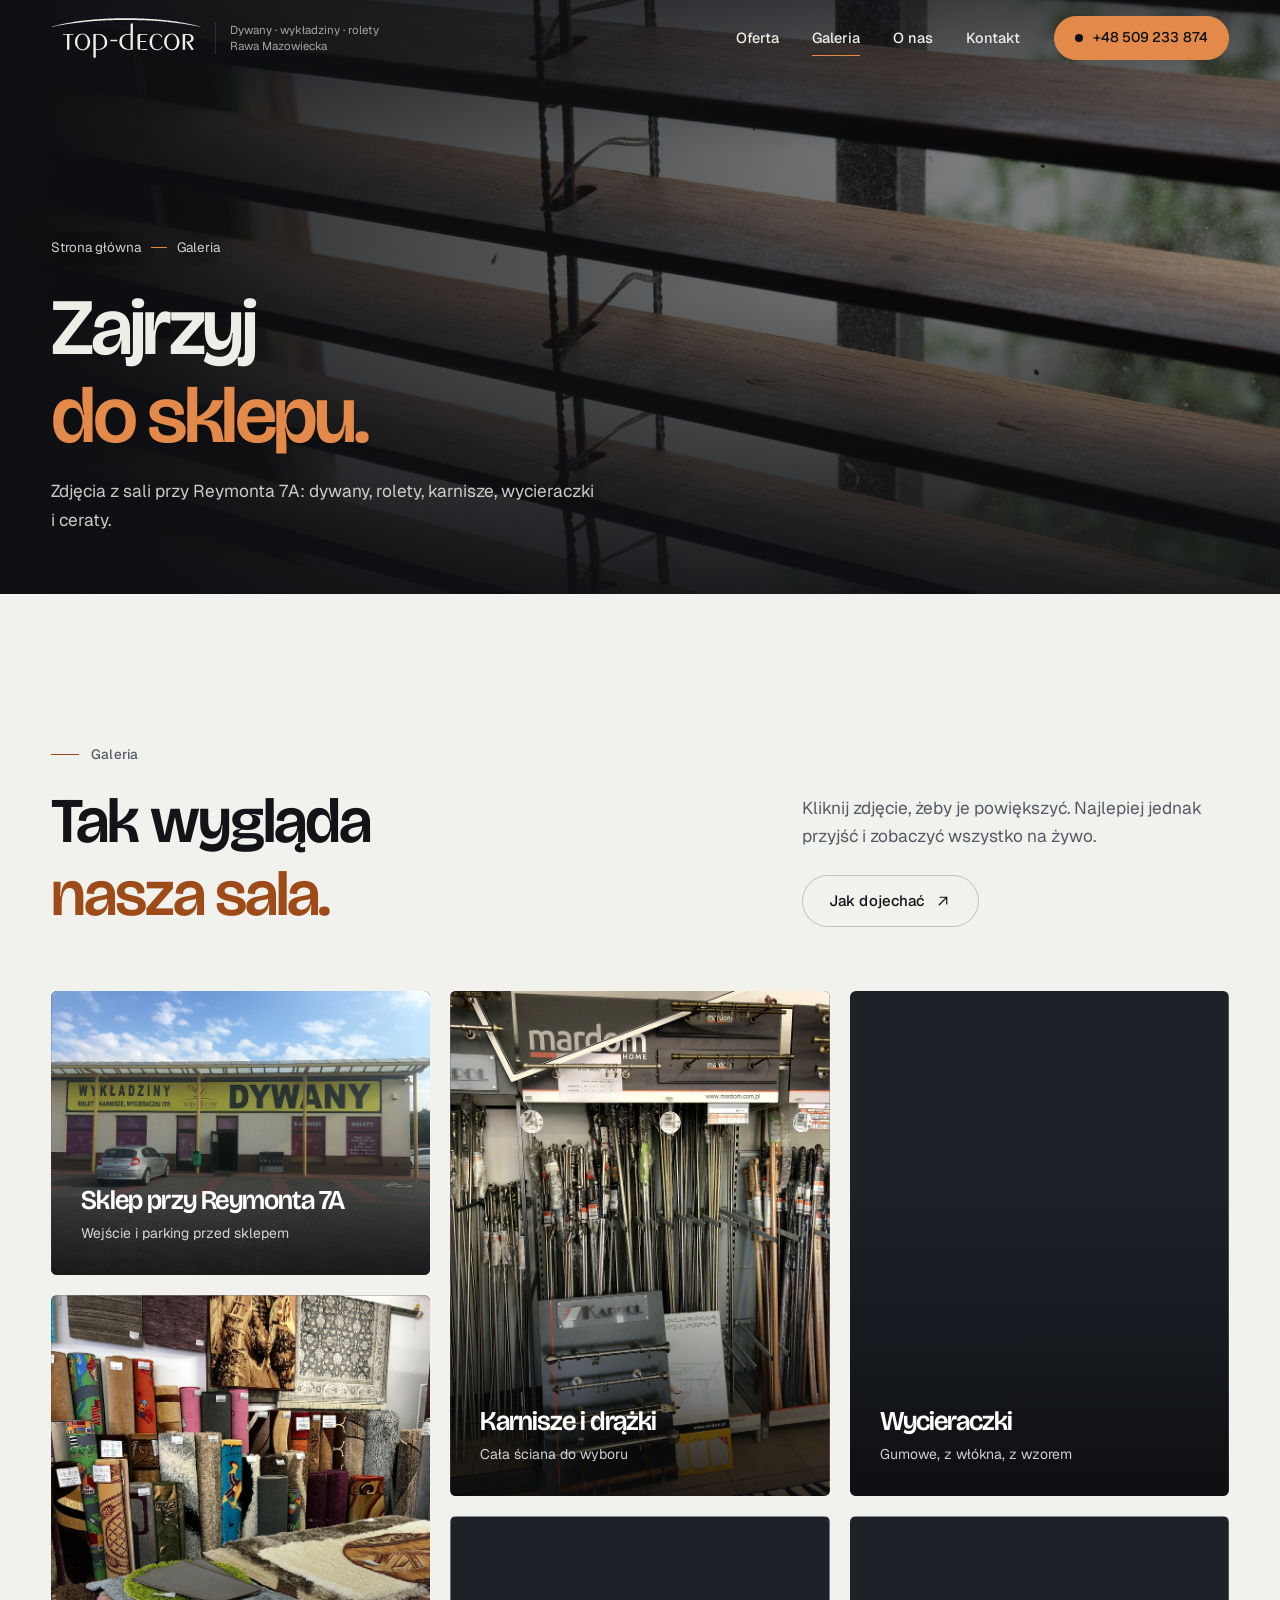
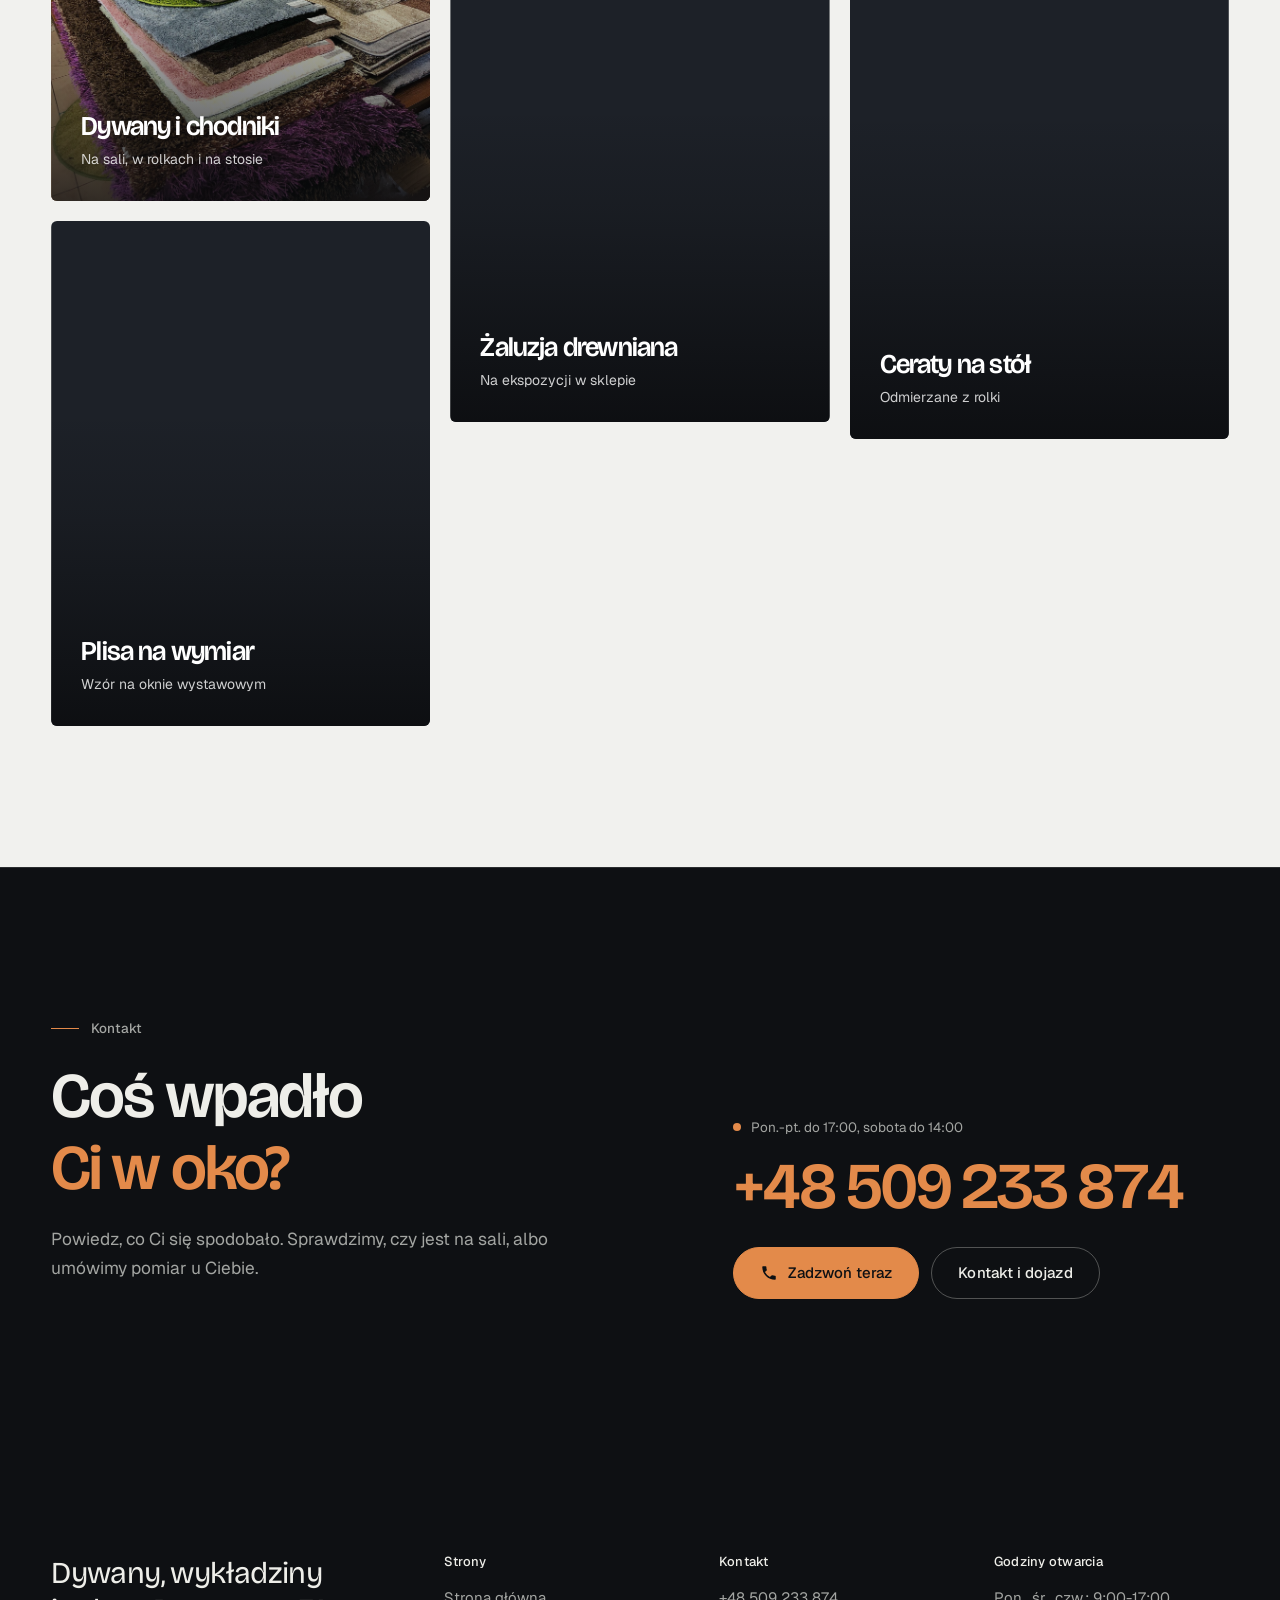
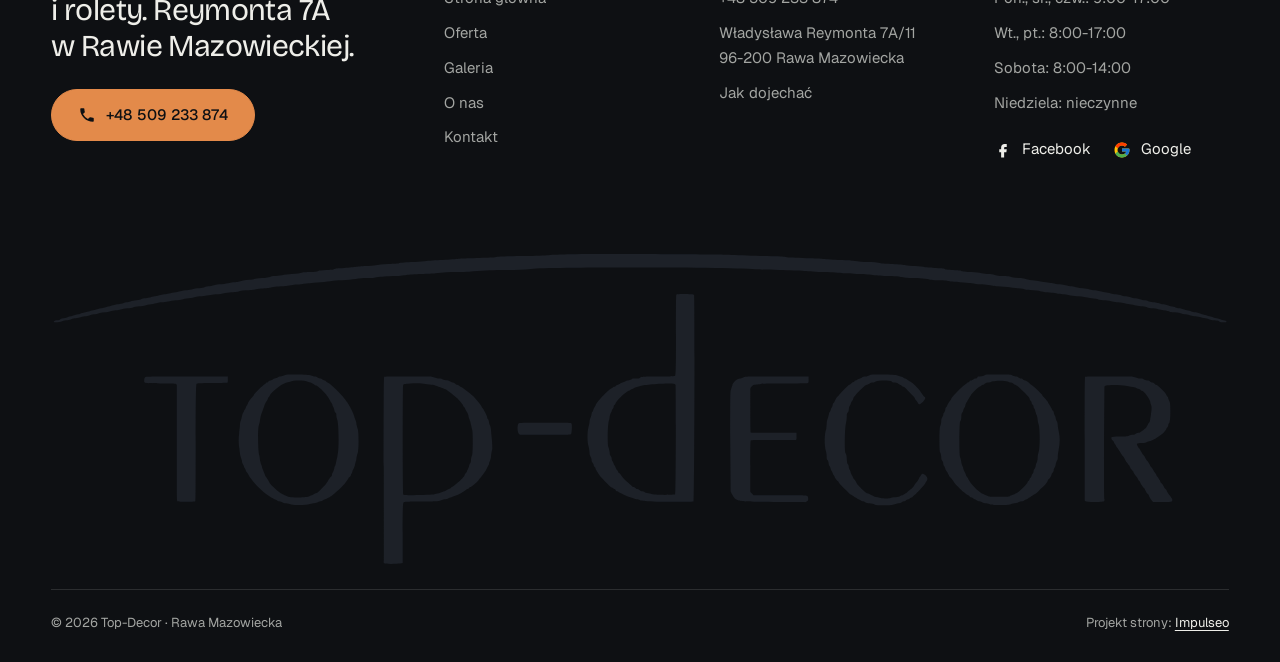
<file: realizacje.html>
<!DOCTYPE html>
<html lang="pl">
<head>
<meta charset="UTF-8">
<meta name="viewport" content="width=device-width, initial-scale=1.0">
<title>Galeria sklepu | Top-Decor Rawa Mazowiecka</title>
<meta name="description" content="Zdjęcia z sali Top-Decor przy Reymonta 7A w Rawie Mazowieckiej: dywany, rolety i plisy, żaluzje, karnisze, wycieraczki i ceraty.">
<link rel="canonical" href="https://impulseo-pl.github.io/top-decor/realizacje.html">
<meta name="robots" content="noindex, nofollow">
<meta name="theme-color" content="#0E1013">
<meta property="og:type" content="website">
<meta property="og:locale" content="pl_PL">
<meta property="og:site_name" content="Top-Decor">
<meta property="og:title" content="Galeria sklepu | Top-Decor Rawa Mazowiecka">
<meta property="og:description" content="Zdjęcia z sali Top-Decor przy Reymonta 7A w Rawie Mazowieckiej: dywany, rolety i plisy, żaluzje, karnisze, wycieraczki i ceraty.">
<meta property="og:url" content="https://impulseo-pl.github.io/top-decor/realizacje.html">
<meta property="og:image" content="https://impulseo-pl.github.io/top-decor/img/og.jpg">
<meta property="og:image:width" content="1200">
<meta property="og:image:height" content="630">
<meta name="twitter:card" content="summary_large_image">
<link rel="icon" href="img/logo.png">
<script type="application/ld+json">{"@context": "https://schema.org", "@type": "HomeGoodsStore", "name": "Top-Decor", "url": "https://impulseo-pl.github.io/top-decor/", "telephone": "+48509233874", "image": "https://impulseo-pl.github.io/top-decor/img/og.jpg", "logo": "https://impulseo-pl.github.io/top-decor/img/logo.png", "address": {"@type": "PostalAddress", "streetAddress": "Władysława Reymonta 7A/11", "postalCode": "96-200", "addressLocality": "Rawa Mazowiecka", "addressCountry": "PL"}, "geo": {"@type": "GeoCoordinates", "latitude": 51.7623965, "longitude": 20.2611301}, "openingHours": ["Mo,We,Th 09:00-17:00", "Tu,Fr 08:00-17:00", "Sa 08:00-14:00"], "areaServed": "Rawa Mazowiecka", "aggregateRating": {"@type": "AggregateRating", "ratingValue": "4.8", "reviewCount": "28"}, "sameAs": ["https://www.facebook.com/top.decor.eu/", "https://maps.google.com/?cid=16657654547501388124"]}</script>
<script>(function(){var d=document.documentElement;d.classList.add('js');try{if(!window.matchMedia('(prefers-reduced-motion: reduce)').matches)d.classList.add('anim');}catch(e){}setTimeout(function(){if(!d.classList.contains('anim-ok'))d.classList.remove('anim');},3500);})();</script>
<link rel="preload" as="image" href="img/head-realizacje.jpg" fetchpriority="high">
<link rel="preconnect" href="https://fonts.googleapis.com">
<link rel="preconnect" href="https://fonts.gstatic.com" crossorigin>
<link href="https://fonts.googleapis.com/css2?family=Bricolage+Grotesque:opsz,wght@12..96,400..700&family=Geist:wght@400..600&display=swap" rel="stylesheet">
<link rel="stylesheet" href="assets/styles.css?v=20261103a">
<script src="assets/lenis.min.js?v=1.1.20" defer></script>
<script src="assets/main.js?v=20261103a" defer></script>
</head>
<body>
<a class="skip" href="#tresc">Przejdź do treści</a>
<header class="site-head">
<div class="head-in">
  <a class="brand" href="index.html" aria-label="Top-Decor - strona główna">
    <span class="znak"><svg class="wm" viewBox="19 237 586 156" role="img" aria-label="Top-Decor" data-i-top="1.4179"><path pathLength="1" style="--i:1" d="M274.6 238.2c-3 0-7 0.2-8.8 0.4c-2 0.2-8 0.4-13.4 0.4c-7.2 0.2-10.6 0.2-12.4 0.6c-1.6 0.2-5 0.2-9.2 0.4c-4.6 0.2-7.6 0.2-9 0.4c-1.2 0.2-4.4 0.4-7.8 0.6c-3.6 0-7 0.4-9 0.6c-2 0.2-4.6 0.4-6 0.4c-2.2 0-6.6 0.4-7 0.6c0 0.2-2.4 0.2-5 0.4c-3 0.2-5.4 0.4-6.4 0.6c-0.8 0-3 0.4-5 0.4c-2 0-4.2 0.4-4.8 0.4c-0.8 0.2-3.4 0.4-5.8 0.6c-3.6 0.2-4.6 0.2-4.8 0.6c-0.2 0.2-1.2 0.2-4 0.4c-2.4 0.2-3.8 0.2-4.2 0.4c-0.6 0.4-1.8 0.4-4 0.6c-1.8 0-3.6 0.2-3.8 0.2c-1.2 0.4-2.8 0.6-5.4 0.8c-1.4 0-3.6 0.4-4.8 0.6c-1.2 0.2-3 0.4-3.8 0.4c-1 0-1.6 0.2-2.2 0.4c-0.6 0.2-1.8 0.4-4 0.6c-2 0.2-3.4 0.4-3.8 0.4c-0.2 0.2-1.4 0.4-2.6 0.4c-1.8 0.2-4.2 0.6-5.4 1c-0.4 0.2-1.2 0.2-2 0.2c-0.6 0-1.8 0.2-2.4 0.4c-0.8 0.2-2.2 0.4-3.8 0.6c-1.8 0-3 0.2-3.4 0.4c-0.4 0.2-1.6 0.4-2.6 0.6c-1 0-2 0.2-2.4 0.4c-0.6 0.4-1.4 0.4-2.8 0.6c-1.2 0-2.8 0.2-3.8 0.6c-1 0.2-2.2 0.4-2.8 0.4c-0.8 0-1.6 0.2-2.2 0.4c-0.6 0.2-2 0.4-2.8 0.6c-1 0.2-2.6 0.4-3.4 0.6c-0.8 0.2-1.8 0.4-2.2 0.4c-0.4 0-1.2 0.2-2 0.4c-0.8 0.2-2 0.6-2.8 0.6c-1 0-2 0.4-2.4 0.6c-0.4 0-1.4 0.2-2.2 0.4c-1.2 0-1.8 0.2-2.2 0.4c-0.4 0.4-1.2 0.4-2.4 0.6c-1.2 0-2.4 0.4-3 0.6c-0.6 0.2-1.4 0.4-1.8 0.4c-0.4 0-1.4 0.2-2.2 0.6c-1 0.2-2 0.4-2.4 0.4c-0.4 0-1.2 0.2-1.8 0.4c-0.6 0.2-1.6 0.4-2.2 0.6c-0.8 0.2-1.8 0.4-2.4 0.6c-0.6 0.2-1.4 0.4-1.8 0.4c-0.4 0-1 0.2-1.6 0.4c-0.4 0.2-1.4 0.4-2.4 0.6c-0.8 0.2-1.8 0.4-2 0.6c-0.4 0-1.2 0.2-1.8 0.4c-0.8 0-1.6 0.4-1.8 0.4c-0.2 0.2-1 0.4-1.4 0.6c-0.6 0-1.6 0.2-2 0.4c-0.4 0.2-1.4 0.4-2 0.6c-0.6 0-1.4 0.2-2 0.6c-0.6 0.2-1.2 0.4-1.8 0.4c-0.6 0-1 0.2-1.4 0.4c-0.4 0.4-0.8 0.6-1.2 0.6c-1.2 0-2 0.2-2.2 0.6c-0.4 0.6 3 0.4 3.8 0c0.4-0.2 1.2-0.4 2.2-0.6c1 0 2-0.2 2.4-0.4c0.2-0.2 1.2-0.4 2-0.6c0.6 0 1.8-0.2 2.4-0.4c0.6-0.2 1.8-0.4 2.6-0.6c0.8 0 1.8-0.2 2.2-0.4c0.6-0.2 1.4-0.4 2.2-0.6c0.8 0 2.2-0.2 3-0.6c0.8-0.2 1.8-0.4 2.6-0.4c0.8 0 2-0.2 3.2-0.6c0.8-0.2 2-0.4 2.6-0.4c0.4 0 1.4-0.2 2-0.4c0.6-0.2 2-0.4 3.4-0.6c1.2 0 2.4-0.4 2.8-0.4c0.4-0.2 1.8-0.6 3-0.6c1.2 0 2.6-0.4 3-0.4c0.4-0.2 1.8-0.4 3-0.6c1.4-0.2 2.4-0.4 3-0.6c0.6-0.2 1.2-0.4 2.4-0.4c0.8 0 2.2-0.2 3-0.4c1-0.2 2.6-0.4 3.8-0.6c1.2 0 2.6-0.4 3.2-0.4c0.4-0.2 2-0.4 3.2-0.6c1.6 0 2.8-0.4 3.4-0.6c0.4-0.2 1.6-0.4 3.2-0.4c1.4-0.2 3.4-0.4 4.4-0.6c0.8-0.2 2.4-0.4 3.2-0.4c0.8 0 2.6-0.2 4-0.6c1.4-0.2 3-0.4 4-0.4c0.8 0 2-0.2 2.4-0.2c1-0.6 3.2-0.8 5.4-0.8c1 0 2-0.2 2.6-0.2c0.8-0.4 4-0.8 6-0.8c1 0 1.8-0.2 2-0.2c0.6-0.4 3.8-0.8 6.2-0.8c0.8 0 1.8 0 2.4-0.2c2.8-0.6 3.6-0.6 6.8-0.8c1.8-0.2 3.8-0.4 4.4-0.4c0.8-0.4 2.6-0.4 5.4-0.6c2.4-0.2 4.6-0.4 5.4-0.6c0.8-0.2 2.8-0.4 5.2-0.4c2.2 0 5.2-0.4 6.8-0.6c1.6-0.2 3.8-0.4 5.4-0.4c1.4 0 3 0 3.8-0.2c3-0.4 4.6-0.6 9.2-0.8c2.6 0 5.6-0.4 6.8-0.6c1.2 0 4.4-0.4 7.4-0.4c2.8-0.2 6-0.2 7-0.4c3.8-0.4 7-0.6 10.8-0.6c2.2 0 4.8-0.2 6-0.2c5.4-0.4 11.4-0.8 15.6-0.8c4.6 0 10.4-0.2 15.2-0.6c11.6-1 98.8-0.8 111.8 0.2c1.4 0.2 6.8 0.2 11.8 0.4c4.8 0.2 10.4 0.4 12.4 0.4c1.8 0.2 6.4 0.4 10.2 0.6c3.6 0.2 7.8 0.4 9.2 0.6c1.4 0 4.8 0.2 7.8 0.4c3 0 6.2 0.4 7.6 0.6c1.2 0 4.4 0.4 7 0.4c2.6 0.2 5.4 0.2 6.2 0.4c0.6 0 1.8 0.2 2.6 0.4c0.6 0 2.4 0.2 3.6 0.2c2.6 0 7.4 0.4 8.4 0.8c0.4 0.2 2.2 0.2 3.8 0.2c1.8 0 3.6 0 4.2 0.2c0.6 0.2 1.4 0.2 2 0.4c0.6 0.2 2.8 0.4 5 0.4c2.2 0.2 4.4 0.4 5.2 0.4c0.6 0.2 2.4 0.4 3.8 0.6c2.6 0 6 0.4 7.4 0.8c0.4 0.2 1.4 0.2 2.4 0.2c1.8 0 4.6 0.4 6 0.6c0.4 0.2 2.2 0.4 4 0.4c2.2 0.2 3.2 0.4 3.6 0.6c0.4 0.2 1.8 0.2 4 0.4c2.4 0.2 3.6 0.4 4 0.6c0.4 0 1.2 0.2 2 0.4c3 0.2 5.6 0.4 6.2 0.8c0.4 0 1.6 0.2 2.4 0.2c0.8 0 2.6 0.2 4 0.6c1.2 0.2 3 0.4 4 0.4c1 0 2 0.2 2.8 0.4c0.8 0.2 2.4 0.4 3.8 0.6c1.2 0 2.8 0.4 3.2 0.6c0.4 0 2 0.4 3.4 0.4c1.2 0.2 3 0.4 3.6 0.6c0.8 0.2 2 0.4 2.8 0.4c0.8 0 1.8 0.2 2.6 0.4c0.8 0.2 2.2 0.6 3.2 0.6c1 0.2 2.4 0.4 3.2 0.6c0.8 0.2 2.2 0.4 3.2 0.4c1 0.2 2 0.2 2.4 0.6c0.4 0.2 1.4 0.4 3 0.4c1.2 0.2 2.4 0.4 2.8 0.6c0.4 0 1.4 0.2 2.2 0.4c1.8 0.2 2.4 0.4 3.4 0.8c0.4 0 1.4 0.2 2.2 0.2c0.8 0 1.8 0.2 2.6 0.4c0.8 0.4 2.2 0.6 3 0.6c0.6 0.2 1.8 0.4 2.4 0.6c0.6 0.2 1.4 0.4 2 0.4c0.4 0 1.6 0.2 2.4 0.4c0.6 0.2 2 0.6 2.8 0.6c1 0.2 1.8 0.4 2.2 0.6c0.4 0.2 1 0.4 2.4 0.4c1.2 0.2 2 0.2 2.2 0.4c0.4 0.6 3.4 0.8 3.6 0.4c0.4-0.4 0-0.6-1.4-0.8c-0.6 0-1.4-0.4-2-0.6c-0.4-0.2-1-0.4-1.4-0.4c-0.4 0-1-0.2-1.6-0.4c-0.4-0.2-1.4-0.6-2-0.6c-0.8-0.2-1.6-0.4-2-0.6c-0.2 0-1-0.4-1.6-0.4c-0.6-0.2-1.4-0.4-1.8-0.6c-0.4-0.2-1.2-0.4-1.8-0.4c-0.4 0-1.2-0.2-1.8-0.4c-0.4-0.2-1.4-0.6-2.2-0.6c-0.8-0.2-1.8-0.4-2.2-0.6c-0.4-0.2-1.2-0.4-1.6-0.4c-0.6 0-1.4-0.2-1.8-0.4c-0.4-0.2-1.6-0.6-2.4-0.6c-0.8-0.2-1.6-0.4-2-0.6c-0.4-0.2-1.4-0.4-2.2-0.4c-0.8-0.2-1.6-0.4-2-0.6c-0.4 0-1.2-0.2-2-0.4c-0.8 0-2-0.2-2.6-0.4c-0.6-0.4-1.8-0.6-2.6-0.6c-1-0.2-2-0.4-2.4-0.6c-0.6-0.2-1.2-0.4-1.8-0.4c-0.8 0-1.8-0.2-2.8-0.6c-0.8-0.2-1.8-0.4-2.2-0.4c-0.6 0-1.6-0.2-2.6-0.6c-1-0.2-2-0.4-2.6-0.4c-0.4 0-1.4-0.2-2-0.4c-0.8-0.2-2.2-0.6-3-0.6c-1-0.2-2.4-0.4-3-0.6c-0.6-0.2-1.6-0.4-2.2-0.4c-0.6 0-1.8-0.2-2.4-0.4c-0.8-0.2-2.2-0.6-3.4-0.6c-2.4-0.2-3.4-0.4-3.8-0.6c-0.4-0.2-1.4-0.4-2.4-0.4c-1-0.2-2.4-0.4-3-0.6c-0.6-0.2-2-0.4-3.2-0.4c-1.2-0.2-2.6-0.4-3-0.6c-0.6 0-1.8-0.4-3-0.4c-1.2 0-2.6-0.4-3.2-0.4c-0.6-0.2-2.2-0.6-3.6-0.6c-1.6-0.2-3-0.4-3.2-0.6c-0.4 0-1.4-0.2-2.4-0.4c-2.4 0-4.4-0.4-5.6-0.8c-0.6 0-1.8-0.2-2.6-0.2c-1.6 0-2 0-4.8-0.6c-0.8-0.2-2.2-0.4-3-0.4c-1 0-2.6-0.2-3.6-0.4c-1-0.2-3.2-0.6-4.8-0.6c-3.2-0.2-4.8-0.4-5.2-0.6c-0.2-0.2-2-0.2-4-0.4c-2.8-0.2-3.6-0.2-4-0.4c-0.4-0.4-1.4-0.4-4.6-0.6c-2.2-0.2-4.6-0.4-5.4-0.4c-1-0.2-3.2-0.6-5-0.6c-1.8 0-4-0.4-4.8-0.4c-0.8-0.2-3.4-0.4-6.4-0.6c-2.8-0.2-5.4-0.2-5.8-0.4c-1.6-0.4-4.2-0.6-6.6-0.6c-2.4 0-4.2-0.2-7.4-0.6c-0.8-0.2-4.2-0.4-7.4-0.4c-3.4-0.2-6.8-0.4-8-0.6c-1.4-0.2-4.6-0.2-9.6-0.4c-5.4-0.2-7.8-0.2-9-0.6c-1.4-0.2-3.8-0.2-12-0.4c-5.8-0.2-12.8-0.4-15.6-0.6c-6-0.2-71.4-0.6-81.8-0.2z"/><path pathLength="1" style="--i:2" d="M65.8 299.4c-0.2 0-0.4 0.6-0.4 1.2c-0.2 1.8-0.2 1.8 8 1.8c5.2 0 7.2 0 7.6 0.2l0.6 0.4l0 28.8c0 28 0 29 0.4 29.2c0.4 0.4 8.2 0.4 8.8 0c0.2-0.2 0.2-5.6 0.2-29.2c0-23.4 0.2-29 0.4-29.2c0.2-0.2 1.8-0.4 7.8-0.4c5 0 7.4 0 7.6-0.2c0.2 0 0.2-0.8 0.2-1.6l0-1.4l-20.6 0c-18.2 0-20.4 0-20.6 0.4z"/><path pathLength="1" style="--i:3" d="M138.2 298c-1.8 0-2.8 0.2-3.6 0.6c-0.6 0.2-1.4 0.4-1.6 0.4c-0.2 0-1 0.2-1.4 0.6c-0.6 0.2-1.2 0.4-1.4 0.4c-0.2 0-0.6 0.2-0.8 0.4c-0.2 0.2-0.8 0.4-1.4 0.6c-0.4 0.2-0.8 0.4-0.8 0.4c0 0.2-0.4 0.4-0.6 0.6c-0.4 0-0.8 0.2-0.8 0.4c0 0.2-0.2 0.4-0.6 0.4c-0.8 0.6-4.8 4.4-5.2 5.2c0 0.2-0.6 1-1 1.4c-1 1-2 2.6-2 3c0 0-0.2 0.4-0.4 0.8c-0.4 0.4-0.6 0.8-0.6 1c0 0.2-0.2 0.6-0.4 1c-0.4 0.4-0.6 0.8-0.6 1c0 0.2-0.2 0.6-0.4 0.8c-0.2 0.2-0.4 1.2-0.6 1.8c-0.2 0.8-0.4 1.8-0.6 2.2c-0.2 0.4-0.4 1.4-0.4 2.4c0 1-0.4 2.8-0.4 4.2c-0.4 2.6-0.2 5.8 0.2 7.6c0 0.6 0.2 1.4 0.2 1.8c0 0.6 0.2 1.4 0.4 2c0.2 0.4 0.4 1.4 0.6 1.8c0 0.6 0.2 1.4 0.4 1.6c0.2 0.4 0.4 0.8 0.6 1.2c0 0.2 0.2 0.8 0.6 1.2c0.2 0.4 0.4 0.8 0.4 1c0 0.2 0.2 0.4 0.2 0.6c0.2 0 0.4 0.6 0.8 1c1.2 2.8 5.6 7.4 9.2 10.2c1 0.8 1.8 1.2 2.2 1.4c0.2 0.2 0.6 0.4 1 0.6c0.2 0.2 0.6 0.4 0.8 0.4c0.2 0 0.6 0.2 1 0.4c0.4 0.4 1 0.6 1.2 0.6c0.4 0 1 0.2 1.4 0.4c0.6 0.4 1.4 0.6 2.2 0.6c0.8 0.2 1.8 0.4 2.6 0.6c2 0.4 7.4 0.4 9.2-0.2c0.8-0.2 1.8-0.4 2-0.4c0.4 0 1-0.2 1.6-0.4c0.4-0.2 1.2-0.4 1.6-0.6c0.4 0 1-0.2 1.2-0.4c0.4-0.2 0.8-0.4 1.2-0.6c0.4 0 1-0.4 1.4-0.6c0.2-0.2 0.6-0.4 0.8-0.4c0.2 0 0.4-0.2 0.6-0.4c0.2 0 0.6-0.4 0.8-0.6c0.8-0.4 5.6-4.8 6.4-6c1-1.4 1.4-2 1.6-2.4c0-0.2 0.4-0.4 0.6-0.6c0.2-0.2 0.4-0.4 0.6-0.8c0-0.4 0.2-0.8 0.4-1c0.2-0.2 0.4-0.8 0.4-1.2c0.2-0.6 0.4-1 0.6-1.2c0-0.2 0.4-1 0.6-1.6c0-0.6 0.4-1.4 0.4-1.8c0.2-0.2 0.4-1.2 0.4-2c0.2-0.6 0.4-1.8 0.6-2.2c0.6-1.6 0.6-11 0-12.2c-0.2-0.6-0.4-1.6-0.6-2.2c0-0.8-0.2-1.6-0.4-2c-0.2-0.4-0.4-1.2-0.6-1.6c0-0.8-2-4.8-2.4-5.4c-0.2-0.2-0.4-0.6-0.4-0.8c-0.2-0.2-0.4-0.6-0.6-1c-0.2-0.2-0.8-0.8-1.2-1.6c-1.2-1.8-4-4.6-6-6.4c-2-1.6-2.6-2-2.8-2c0 0-0.4-0.2-0.6-0.4c-0.2-0.4-0.6-0.6-1-0.6c-0.2-0.2-0.6-0.4-1-0.6c-0.2-0.2-0.6-0.4-1-0.4c-0.2 0-0.8-0.2-1.2-0.4c-0.4-0.4-1-0.6-1.6-0.6c-0.4-0.2-1.4-0.4-1.8-0.6c-1-0.4-6.2-0.6-10.2-0.4zm8.6 3.6c0.4 0.2 1 0.4 1.4 0.4c0.4 0.2 1 0.4 1.6 0.8c0.4 0.4 1 0.6 1.2 0.6c0.6 0 4.4 3.6 5 4.6c0.2 0.4 0.4 0.8 0.6 0.8c0.2 0.4 0.8 1.2 1.4 2.4c0 0.4 0.4 0.8 0.6 0.8c0 0.2 0.2 0.4 0.4 0.8c0 0.4 0.2 1 0.4 1.2c0.2 0.2 0.4 1 0.6 1.6c0 0.6 0.4 1.2 0.6 1.4c0.4 0.4 0.4 0.6 0.4 1.4c0 0.6 0.2 1.4 0.4 2c0.8 1.8 1 14.8 0.2 17.6c0 0.6-0.4 2-0.6 3c-0.2 1-0.4 2.2-0.6 2.4c-0.2 0.2-0.4 0.8-0.4 1.2c-0.2 0.6-0.4 1.4-0.6 1.8c-0.4 0.6-0.6 1.2-0.6 1.6c0 0.2 0 0.4-0.2 0.6c-0.2 0-0.4 0.4-0.8 0.8c-0.2 0.4-0.6 1-0.8 1.2c-0.2 0.4-0.4 0.8-0.8 1.2c-0.4 0.8-1.2 1.6-2 2.4c-0.4 0.4-1.2 1.2-1.8 1.8c-0.6 0.6-1.2 1-1.6 1c-0.2 0-0.6 0.2-0.8 0.4c-0.2 0.2-0.8 0.4-1.2 0.6c-0.6 0-1 0.4-1.2 0.6c-1 0.8-10.4 0.8-11.4-0.2c-0.4-0.2-0.8-0.4-1-0.4c-0.4-0.2-0.8-0.4-1.2-0.6c-0.2-0.2-0.6-0.4-0.6-0.4c-0.6 0-5-4-5.6-5c-0.2-0.6-0.8-1.6-1.6-2.8c-0.4-0.4-0.8-1.4-1-2c-0.2-0.6-0.6-1.4-0.8-2c-0.2-0.4-0.4-1-0.4-1.2c0-0.2-0.2-0.8-0.4-1.2c-0.2-0.4-0.4-1.4-0.6-2c0-0.8-0.2-2-0.4-2.8c-0.6-1.8-0.8-12.8-0.2-14.6c0.2-0.8 0.6-2 0.6-2.8c0.2-1 0.4-2.6 1-3.8c0.4-1 0.8-2.4 1-2.8c0.4-1.2 1-2.6 1.6-3.2c0.2-0.4 0.4-0.8 0.4-1c0-0.2 0.2-0.4 0.4-0.6c0.2-0.2 0.4-0.6 0.6-1c0.2-0.4 0.6-0.8 0.8-1c0.2-0.2 0.4-0.4 0.6-0.6c0.2-0.4 2.8-2.6 3-2.6c0.2 0 0.4-0.2 0.6-0.4c0.8-0.6 2.8-1.6 3.8-1.8c0.4 0 0.8-0.2 1.2-0.2c1.2-0.8 7.4-0.8 8.8 0z"/><path pathLength="1" style="--i:4" d="M184.8 299.2c-0.2 0.2-0.2 8.2-0.2 45.4c0 24.8 0 45.6 0 46c-0.2 1.4-0.2 1.4 3.6 1.6c1.6 0 3.6-0.2 4.4-0.2l1.4-0.2l0-14.8c0-14 0.2-15 0.4-15.4c0.4-0.2 1.2-0.4 8.6-0.4c8.2-0.2 8.4-0.2 9.8-0.6c1-0.4 2-0.6 2.4-0.6c0.4 0 0.8-0.2 1.2-0.2c0.2-0.2 0.8-0.4 1.4-0.6c0.6-0.2 1.4-0.4 1.6-0.6c0.4-0.2 1-0.4 1.4-0.6c0.4 0 1-0.2 1.2-0.4c0.2-0.2 0.6-0.6 1-0.6c1-0.6 1.8-1 2.4-1.6c0.4-0.2 0.8-0.4 0.8-0.4c0.2 0 0.6-0.2 0.8-0.4c0.2-0.4 0.4-0.6 0.6-0.6c0.4 0 4.2-3.2 4.2-3.6c0.2-0.2 0.6-0.8 1-1.2c0.8-1 1.6-2 2.2-3c0.2-0.2 0.4-0.6 0.6-1c0.2-0.2 0.4-0.6 0.4-0.8c0.2-0.4 0.4-0.8 0.6-1.2c0.2-0.2 0.4-0.6 0.4-1c0-0.2 0.2-0.8 0.4-1.2c0.2-0.4 0.6-1.4 0.6-2.8c0.2-1.2 0.4-2.6 0.6-3.2c0-0.8 0-2.2-0.2-4.6c-0.2-1.8-0.4-3.8-0.4-4.4c0-0.8-0.2-1.6-0.4-2.4c-0.4-0.6-0.6-1.4-0.6-1.6c0-0.4-0.2-1-0.4-1.6c-0.4-0.4-0.6-1-0.6-1.4c0-0.4-0.6-1.4-1.8-3.8c-0.2-0.2-0.6-0.8-0.8-1c-0.2-0.4-0.4-0.8-0.4-0.8c0-0.2-2.8-3.6-4-4.8c-1.2-1.2-5.8-4.6-6.2-4.6c0 0-0.4-0.2-0.8-0.6c-0.4-0.2-0.8-0.4-1-0.4c-0.2 0-0.6-0.2-1-0.6c-0.4-0.2-1-0.4-1.2-0.4c-0.2 0-0.6-0.2-0.8-0.4c-0.4-0.2-1.2-0.6-2-0.8c-0.8 0-1.6-0.4-2-0.4c-0.4-0.2-1-0.4-1.4-0.4c-0.4 0-1.6-0.2-2.8-0.6l-1.8-0.4l-11.6 0c-9.2 0-11.4 0-11.6 0.2zm19.8 3.4c4.6 0.6 5.4 0.6 5.8 1c0.2 0 0.8 0.2 1.4 0.4c0.6 0.2 1.4 0.4 1.6 0.6c0.4 0.2 1 0.4 1.4 0.6c0.2 0 0.8 0.2 1 0.4c0.2 0.2 0.4 0.4 0.6 0.4c0 0 0.4 0.2 0.8 0.6c0.2 0.2 1.2 1 1.8 1.4c0.8 0.6 1.8 1.4 2.2 1.8c1.8 2 2.4 2.8 2.8 3.4c0 0.2 0.2 0.6 0.4 0.8c0.2 0 0.4 0.4 0.6 0.8c0.4 1 0.6 1.2 1.2 2.2c0.2 0.4 0.6 1.2 0.6 2c0.2 0.8 0.6 1.6 0.6 1.8c0.2 0.2 0.4 1.2 0.6 2.2c0.2 0.8 0.4 2 0.6 2.4c0.4 1.2 0.4 11.4 0 12.6c-0.2 0.4-0.6 1.6-0.6 2.4c0 1-0.2 1.8-0.6 2c0 0.2-0.4 0.8-0.4 1.4c-0.2 0.4-0.4 1-0.6 1.4c-0.2 0.2-0.4 0.6-0.4 1c-0.2 0.4-0.4 0.8-0.6 0.8c-0.2 0.2-0.4 0.8-0.6 1c0 0.4-0.2 0.6-0.4 0.8c-0.2 0.2-0.4 0.4-0.4 0.4c0 0.4-5 4.8-5.6 4.8c0 0-0.2 0.2-0.4 0.4c-0.2 0.2-0.6 0.4-1 0.6c-0.4 0.2-0.8 0.4-1 0.4c-0.2 0.2-0.6 0.4-1 0.6c-0.4 0-1 0.2-1.2 0.4c-0.4 0.2-1.2 0.4-1.8 0.6c-0.8 0-1.8 0.4-2.2 0.6c-1 0.4-14.8 0.6-15.4 0.2c-0.4-0.2-0.4-53.2-0.2-54.4c0.2-0.8 0.6-0.8 3.6-1c2.6-0.2 4-0.2 6.8 0.2z"/><path pathLength="1" style="--i:5" d="M251.8 322.2c-1 0.6-0.8 5.2 0.4 5.6c0 0.2 5.8 0.2 12.8 0.2c11.4 0 12.6 0 12.8-0.4c0.4-0.4 0.6-4.6 0.2-5.2c-0.2-0.4-0.2-0.4-13-0.4c-7.2 0-13 0-13.2 0.2z"/><path pathLength="1" style="--i:6" d="M330.2 258.2c-0.2 0.2-0.2 5.4-0.2 20.2c0 18.6-0.2 19.8-0.4 20.2c-0.4 0.2-1 0.4-8.6 0.4c-8.2 0-8.4 0.2-8.8 0.6c-0.6 0.4-1 0.4-2.2 0.4c-1.2 0-1.6 0-2.2 0.4c-0.4 0.2-1 0.4-1.6 0.6c-0.4 0-1.2 0.2-1.4 0.4c-0.4 0.2-1 0.4-1.4 0.6c-0.4 0-1 0.4-1.2 0.6c-0.4 0.2-0.8 0.4-1 0.4c-0.2 0-0.6 0.2-1 0.4c-0.2 0.4-0.6 0.6-0.8 0.6c-0.2 0-0.4 0-0.6 0.2c0 0.2-0.4 0.4-0.8 0.6c-1.8 0.8-8 7.4-8 8.6c0 0-0.2 0.4-0.4 0.6c-0.2 0.4-0.6 1-0.8 1.6c0 0.6-0.4 1-0.6 1.2c0 0.2-0.2 0.6-0.2 0.8c0 0.4-0.2 1-0.4 1.6c-0.2 0.4-0.6 1.4-0.6 2.2c0 0.8-0.4 2.2-0.6 3c-0.6 2.4-0.6 7.4 0.2 9.6c0.2 1 0.4 2.4 0.4 3c0 0.8 0.2 1.2 0.4 1.6c0.2 0.4 0.6 1 0.6 1.8c0 0.6 0.2 1.2 0.4 1.4c0.2 0.2 0.4 0.6 0.6 1c0 0.4 0.2 1 0.6 1.2c0.2 0.2 0.4 0.6 0.4 0.8c0 0.2 0.2 0.6 0.4 0.8c0.2 0.4 0.4 0.8 0.6 1c0.2 0.6 1 1.6 2 2.8c1.8 2 4.6 4.8 5 4.8c0.2 0 0.6 0.2 0.8 0.4c0 0.2 0.4 0.4 0.6 0.4c0 0 0.4 0.2 0.6 0.4c0 0.4 0.4 0.6 0.8 0.6c0.4 0.2 0.8 0.4 0.8 0.6c0.2 0.2 0.8 0.4 1 0.4c0.4 0.2 0.8 0.4 1 0.6c0.2 0.2 0.8 0.4 1 0.4c0.4 0.2 1 0.4 1.2 0.6c0.2 0.2 1 0.4 1.4 0.4c0.6 0.2 1.2 0.4 1.6 0.6c0.4 0.2 0.8 0.4 1.6 0.4c0.8 0 1.2 0.2 1.6 0.4c0.6 0.4 1 0.4 3.8 0.6c5.2 0.4 22.6 0.4 23 0.2c0.4-0.4 0.6-102 0.2-102.8c-0.2-0.6-8.4-0.6-8.8-0.2zm-1.2 44.4c0.4 0.2 0.8 0.4 0.8 0.6c0.2 0.8 0.2 54.2-0.2 54.4c-0.4 0.4-9.8 0.4-11 0c-0.4-0.2-1.6-0.4-2.4-0.6c-1-0.2-1.6-0.2-1.8-0.6c-0.4-0.2-0.8-0.4-1.2-0.4c-0.4 0-1-0.2-1.4-0.6c-0.4-0.2-1-0.4-1-0.4c-0.2 0-0.6-0.2-1-0.6c-0.4-0.2-0.8-0.4-0.8-0.4c-0.2 0-0.6-0.2-1-0.6c-0.4-0.4-1.2-1-1.6-1.4c-1.8-1.4-3.6-3.4-4.2-4.6c-0.2-0.2-0.6-0.6-0.6-0.6c-0.2 0-0.4-0.2-0.4-0.6c-0.2-0.2-0.4-0.8-0.8-1c-0.2-0.4-0.4-0.8-0.4-0.8c0-0.2-0.2-0.6-0.4-1c-0.4-0.4-0.6-0.8-0.6-1c0-0.2-0.2-0.6-0.4-1c-0.4-0.4-0.6-1-0.6-1.6c0-0.4-0.2-1-0.4-1.2c-0.4-0.4-0.6-1-0.6-2c-0.2-0.8-0.4-2-0.6-2.4c-0.6-1.4-0.4-11.4 0.2-13.2c0.2-0.6 0.4-1.6 0.4-2.2c0.2-0.8 0.4-1.4 0.6-1.8c0.2-0.2 0.4-0.6 0.4-0.8c0-0.4 0.2-0.8 0.6-1.2c0.2-0.2 0.4-0.8 0.4-1c0-0.4 0.2-0.8 0.6-1c0.2-0.2 0.4-0.6 0.4-0.8c0-0.6 4.4-5.2 5-5.2c0.2 0 0.4-0.2 0.6-0.4c0.2-0.2 0.6-0.4 0.8-0.6c0.2 0 0.8-0.2 1.2-0.6c0.4-0.2 0.8-0.4 1-0.4c0.2 0 0.6-0.2 0.8-0.4c0.4-0.2 1-0.6 1.6-0.6c0.6 0 1.2-0.2 1.6-0.4c1.2-0.6 14.8-1.6 16.4-1z"/><path pathLength="1" style="--i:7" d="M363.6 299.4c-0.4 0.2-1.2 0.4-1.6 0.6c-1.8 0.2-3.8 2-4 3.6c-0.2 0.4-0.4 1.2-0.6 1.8c-0.4 0.8-0.4 1-0.4 25.8l0.2 24.8l0.6 1.4c1.4 2.2 1.4 2.4 2.8 3c2 0.8 3.8 0.8 20.2 1c7 0 13 0 13.2 0c0.2 0.2 0.6 0 1-0.2c0.8-0.4 0.8-0.6 0.8-1.6c-0.2-1.8 0.8-1.6-14-1.6l-13.2 0l-0.8-0.8l-0.8-0.8l0-12.6c0-9.6 0-12.8 0.2-13c0.2-0.2 2-0.2 11.4-0.2c6.6 0 11.2 0 11.2-0.2c0.2 0 0.2-0.8 0.2-1.8l0-1.6l-11.4 0c-6.2 0-11.4 0-11.4-0.2c-0.2 0-0.2-10-0.2-20.4c0-1.8 0-1.8 0.8-2.6c0.6-0.8 0.8-0.8 1.6-0.8c0.6 0 1.6-0.2 2.4-0.2c1-0.4 3.6-0.4 12.2-0.4c6.4 0 11.2 0 11.6-0.2c0.4-0.2 0.4-0.2 0.4-1.6l0-1.6l-16 0c-15.4 0-15.8 0-16.4 0.4z"/><path pathLength="1" style="--i:8" d="M429 298c-1.8 0-2.4 0.2-2.8 0.4c-0.4 0.2-1.2 0.4-1.8 0.6c-0.8 0-1.6 0.2-1.8 0.4c-0.2 0.2-0.6 0.4-1 0.6c-0.4 0-1 0.4-1.4 0.6c-0.2 0.2-0.6 0.4-0.8 0.4c-0.2 0-0.6 0.2-0.6 0.4c-0.2 0.2-0.6 0.4-0.8 0.4c0 0-0.4 0.2-0.8 0.6c-0.4 0.4-0.8 0.6-1 0.6c-0.2 0-4 3.8-4.8 4.8c-0.2 0.4-0.6 0.8-0.8 1c-0.6 0.4-1 1.2-1.6 2.4c0 0.4-0.4 0.8-0.6 1c-0.2 0.2-0.4 0.6-0.4 0.8c0 0.4-0.2 0.8-0.4 1.2c-0.4 0.4-0.6 1-0.6 1.4c-0.2 0.6-0.4 1-0.6 1.2c-0.2 0.4-0.4 1-0.4 1.4c-0.2 0.6-0.4 1.6-0.6 2c-0.2 0.6-0.4 1.4-0.4 2.4c0 0.6-0.2 1.8-0.2 2.4c-1 2.6-1 8-0.2 11c0.2 0.6 0.4 1.8 0.4 2.6c0 1.4 0 1.6 0.6 2.2c0.2 0.4 0.4 1 0.4 1.6c0 0.4 0.2 1 0.6 1.4c0.2 0.4 0.4 1 0.4 1.2c0 0.2 0.2 0.6 0.4 0.8c0.2 0.2 0.4 0.8 0.6 1.2c0 0.2 0.2 0.8 0.6 1.2c0.2 0.2 0.4 0.6 0.4 0.8c0 0.4 0.6 1 1.4 2c0.4 0.2 0.6 0.6 0.6 0.6c0 0.4 0.4 0.6 3 3.4c2.8 2.8 3 3 3.6 3c0.2 0.2 0.6 0.4 0.8 0.6c0.2 0.2 0.4 0.4 0.6 0.4c0.2 0 0.6 0.2 0.8 0.4c0.2 0.2 0.8 0.6 1 0.6c0.4 0.2 0.8 0.4 1.2 0.6c0.2 0.2 0.6 0.4 1.2 0.4c0.4 0.2 1 0.4 1.2 0.6c0.2 0.2 1 0.4 2 0.4c1 0 2 0.4 2.4 0.6c1.2 0.6 7.2 0.6 9.6 0c1.2-0.4 2.4-0.6 2.6-0.6c0.4 0 0.8-0.2 1.2-0.4c0.2-0.2 0.6-0.4 1.2-0.6c0.4 0 1-0.2 1.2-0.6c0.4-0.2 0.8-0.4 1-0.4c0.2 0 0.6-0.2 1-0.6c0.4-0.2 0.8-0.4 1-0.4c0 0 0.4-0.2 0.4-0.4c0.2-0.4 0.6-0.6 0.6-0.6c0.4 0 5.4-5.4 5.4-5.8c0 0 0.2-0.4 0.4-0.8c1.2-1.2 0.8-2.6-0.6-3.6c-1-0.6-1.4-0.6-1.8 0.2c-0.2 0.4-0.4 0.8-0.6 0.8c0 0-0.4 0.4-0.4 0.8c-0.6 1.2-1.2 2-1.6 2.4c-0.2 0.2-0.6 0.8-1 1.4c-0.4 0.6-1.2 1.4-1.8 1.8c-0.4 0.4-1.2 1-1.4 1.2c-0.4 0.4-0.8 0.6-0.8 0.6c-0.2 0-0.4 0.2-0.6 0.4c-0.2 0.2-0.8 0.4-1 0.6c-0.4 0-1 0.2-1.2 0.4c-0.4 0.4-0.8 0.4-2.4 0.6c-1 0-2.2 0.2-2.4 0.4c-1 0.4-4 0.2-5 0c-0.6-0.2-1.4-0.4-1.6-0.4c-0.8 0-2-0.4-2-0.6c0-0.2-0.4-0.2-0.8-0.4c-0.6-0.2-1-0.4-1.2-0.6c-0.4-0.2-0.8-0.4-1.2-0.4c-0.4-0.2-0.8-0.4-0.8-0.4c0-0.2-0.4-0.4-0.8-0.8c-1.4-1.2-3.2-3.2-3.4-3.6c-0.8-1.6-1-2-1.6-2.4c-0.2-0.4-0.4-0.8-0.4-0.8c0-0.2-0.2-0.6-0.4-0.8c-0.2-0.4-0.4-0.8-0.6-1.2c0-0.4-0.2-1-0.4-1.4c-0.2-0.2-0.6-1-0.6-1.6c0-0.6-0.2-1.2-0.4-1.4c-0.4-0.2-0.4-0.8-0.6-2.4c0-1.4-0.2-2.4-0.6-3c-0.6-1.2-0.4-13.2 0.2-15c0.2-1 0.4-2 0.4-3.2c0-1.4 0-1.6 0.6-2.2c0.2-0.4 0.4-0.8 0.4-1.6c0-0.6 0.2-1 0.4-1.6c0.4-0.4 0.6-1 0.6-1.2c0.2-0.4 0.4-1 0.6-1.2c0.2 0 0.4-0.6 0.6-1c0-0.4 0.2-0.8 0.4-1c0.2-0.2 0.6-0.8 0.8-1c0.8-1 3.8-4 4.6-4.6c0.4-0.4 0.8-0.6 1.2-0.6c0.2 0 0.6-0.2 1-0.4c0.2-0.2 0.8-0.4 1.2-0.6c0.6 0 1.4-0.2 2-0.6c1.4-0.6 7.2-0.6 8 0c0.2 0.4 0.8 0.6 1.6 0.6c0.8 0.2 1.4 0.2 1.6 0.6c0.4 0.2 0.6 0.4 0.8 0.4c0.2 0 0.6 0.2 0.8 0.4c0.4 0.4 0.8 0.6 1 0.6c0.2 0 0.6 0.2 0.8 0.6c0.2 0.2 1.2 1.2 2.2 2.2c2.4 2.4 2.8 2.8 2.8 3.4c0 0.2 0.2 0.4 0.4 0.6c0.2 0.2 0.6 0.6 0.8 1c0.6 1.4 1 1.2 2.6-0.2c1.4-1.4 1.6-2.2 0.8-2.6c-0.2-0.2-0.6-0.4-0.6-0.6c-0.2-0.4-0.8-1.2-1.6-2.4c-0.8-1-3.6-3.8-4.6-4.4c-0.8-0.4-1.6-1-1.8-1.2c-0.4-0.2-0.8-0.4-1-0.4c-0.2 0-0.6-0.2-0.8-0.4c-0.2-0.2-0.8-0.6-1.4-0.6c-0.6-0.2-1.2-0.4-1.6-0.6c-0.6-0.4-6.6-0.6-11.2-0.4z"/><path pathLength="1" style="--i:9" d="M485.8 298c-1.4 0-2.2 0.2-2.6 0.6c-0.6 0.2-1.2 0.4-2 0.4c-0.8 0-1 0-1.2 0.4c-0.4 0.4-0.6 0.6-1 0.6c-0.4 0-0.8 0.2-1 0.4c-0.2 0.2-0.8 0.4-1.2 0.6c-0.4 0-0.8 0.2-0.8 0.6c-0.2 0.2-0.6 0.4-0.8 0.4c-0.2 0-0.4 0.2-0.6 0.4c-0.2 0.2-0.6 0.4-0.8 0.6c-0.8 0.2-6.8 6.4-6.8 7c0 0.2-0.2 0.6-0.4 0.8c-0.4 0.4-0.8 1-1.6 2.4c0 0.4-0.4 0.8-0.6 1c-0.2 0.2-0.4 0.8-0.4 1.4c-0.2 0.6-0.4 1.2-0.6 1.4c-0.2 0-0.4 0.6-0.4 1.2c-0.2 0.4-0.4 1-0.6 1.2c-0.2 0.4-0.4 0.8-0.4 2c0 1-0.4 2.2-0.6 2.6c-0.4 1.4-0.4 11.6 0 12.6c0.4 0.4 0.4 1.2 0.6 2.2c0 1.4 0.2 1.8 0.6 2.2c0.2 0.2 0.4 0.6 0.4 1.2c0 0.4 0.2 1 0.4 1.2c0.2 0.4 0.4 0.8 0.6 1.2c0 0.4 0.2 0.8 1.2 2.2c0 0.4 0.4 0.8 0.6 1.2c0 0.4 0.4 1 0.8 1.2c0.8 0.8 1 1.2 1.4 1.8c0.6 1.2 2.8 3.4 4.6 5c2.2 1.6 2.6 2 2.8 2c0.2 0 0.4 0.2 0.6 0.4c0.2 0.4 0.6 0.6 0.8 0.6c0.2 0 0.6 0.2 1 0.4c0.2 0.4 0.8 0.6 1 0.6c0.2 0.2 0.6 0.4 1 0.6c0.2 0.2 0.8 0.4 1.2 0.4c0.6 0.2 1.2 0.4 1.6 0.6c0.2 0.2 1 0.4 1.8 0.4c0.8 0.2 1.6 0.4 2.2 0.6c1 0.4 8.2 0.4 9.6 0c0.4-0.2 1.4-0.4 2.2-0.6c0.8 0 1.6-0.2 2.2-0.6c0.4-0.2 1-0.4 1.6-0.4c0.4 0 1-0.2 1.4-0.6c0.4-0.2 0.8-0.4 1-0.4c0.2 0 0.6-0.2 0.8-0.4c0-0.2 0.4-0.4 0.6-0.4c0 0 0.4-0.2 0.8-0.6c0.4-0.2 1-0.6 1.2-0.8c1.4-0.6 1.8-1 3.4-2.8c1-0.8 2-1.8 2.2-2c0.4-0.6 1.4-2 1.4-2.2c0-0.2 0.2-0.6 0.6-0.8c0.6-0.6 1.4-1.8 1.4-2.6c0.2-0.2 0.4-0.6 0.6-0.8c0.2-0.2 0.4-0.8 0.4-1.4c0.2-0.4 0.4-1 0.6-1.2c0.2-0.4 0.4-1 0.4-1.6c0.2-0.6 0.4-1.2 0.6-1.6c0.4-0.4 0.4-0.8 0.4-2c0-0.8 0.2-2.2 0.4-3.2c0.6-2.8 0.8-5.8 0.2-8.6c-0.2-1.2-0.6-2.8-0.6-3.6c0-1-0.2-1.6-0.4-2c-0.2-0.2-0.4-0.8-0.6-1.4c0-0.6-0.2-1.4-0.6-1.8c-0.2-0.4-0.4-1-0.4-1.4c0-0.4-0.2-0.6-0.4-0.8c-0.2-0.2-0.6-0.6-0.6-1c-0.6-1.2-1.2-2-1.4-2.4c-0.2-0.2-0.4-0.4-0.4-0.6c0-0.2-0.6-1-2.2-2.8c-0.4-0.4-0.8-1-0.8-1.2c-0.4-0.6-5-5-5.4-5c0 0-0.4-0.2-0.8-0.6c-1.2-1-1.8-1.4-2.2-1.4c-0.2 0-0.6-0.2-1-0.4c-0.2-0.4-0.8-0.6-1.2-0.6c-0.4-0.2-1-0.4-1.2-0.6c-0.2-0.2-0.6-0.4-1-0.4c-0.4 0-1.2-0.2-1.8-0.4c-0.8-0.6-1.2-0.6-5.4-0.6c-2.4-0.2-5.4 0-6.4 0zm9.2 3.4c0.4 0.2 1.2 0.6 1.8 0.6c0.4 0.2 1 0.4 1.2 0.6c0.2 0.2 0.4 0.4 0.6 0.4c0.6 0 1.6 0.8 3.6 2.8c2.8 2.6 3.6 3.6 3.8 4.2c0 0.4 0.2 0.8 0.6 1.2c0.2 0.2 0.4 0.6 0.4 0.8c0 0.4 0.2 0.8 0.6 1c0.2 0.4 0.4 0.6 0.4 1.2c0 0.2 0.2 0.6 0.4 0.8c0.2 0.2 0.4 0.8 0.4 1.2c0.2 0.4 0.4 1.4 0.8 2.2c0.2 0.8 0.4 1.8 0.4 2.2c0 0.6 0.2 1.4 0.4 2c0.8 1.6 0.8 12.6 0 14.2c-0.2 0.8-0.4 1.4-0.4 2.4c0 1.2-0.2 1.8-0.4 2.4c-0.4 0.6-0.6 1.6-0.6 2c-0.2 0.6-0.4 1.2-0.6 1.4c-0.2 0.2-0.4 0.6-0.4 0.8c0 0.4-0.2 1-0.4 1.4c-0.4 0.4-0.6 0.8-0.6 1c0 0.2-0.2 0.6-0.4 1c-0.4 0.2-0.6 0.6-0.6 0.8c0 0.2-0.2 0.6-0.4 0.8c-0.4 0.2-0.6 0.6-0.6 0.6c0 0.8-4.2 5-5.6 5.6c-0.2 0-0.6 0.2-1 0.6c-0.4 0.2-1 0.4-1.2 0.4c-0.4 0-0.8 0.2-1 0.4c-0.4 0.4-0.6 0.4-5.4 0.4c-4.8 0-5 0-5.6-0.4c-0.4-0.2-0.8-0.4-1-0.4c-0.4 0-0.8-0.2-1-0.4c-0.4-0.2-0.8-0.6-1.2-0.6c-0.4-0.2-0.6-0.4-0.8-0.6c-0.2-0.2-0.4-0.4-0.4-0.4c-0.4 0-1.8-1.4-3.6-3.4c-0.8-1-1.6-2-2-3.2c-0.2-0.2-0.6-0.6-0.6-0.8c-0.2-0.2-0.4-0.6-0.4-1c-0.2-0.4-0.4-1-0.6-1.2c-0.2-0.4-0.4-1-0.6-1.4c0-0.6-0.2-1.2-0.4-1.4c-0.2-0.2-0.4-1-0.6-1.8c0-0.8-0.4-2-0.6-2.6c-0.6-1.4-0.4-16.8 0-17.8c0.4-0.4 0.6-1.4 0.6-2.4c0-1.2 0.2-1.8 0.4-2c0.2-0.2 0.6-0.8 0.6-1.4c0.2-0.4 0.4-1 0.6-1.2c0.2-0.4 0.4-0.8 0.4-1.2c0.2-0.6 0.4-1 0.4-1.2c0.2 0 0.6-0.4 0.6-0.8c0.6-1 1.2-2 1.4-2.4c0.2-0.2 0.4-0.6 0.6-1c0.6-0.8 3.2-3.4 4-3.8c0.4 0 0.8-0.4 1-0.6c0.2-0.2 0.6-0.4 0.8-0.4c0.2 0 0.6-0.2 1-0.6c0.4-0.2 1-0.4 1.4-0.4c0.4 0 1-0.2 1.2-0.2c1-0.8 6.8-1 8.6-0.4z"/><path pathLength="1" style="--i:10" d="M533.6 299.2c-0.2 0.2-0.2 8.4-0.2 31l0 30.4l0.4 0.4c0.8 0.6 8.6 0.4 9.2 0c0.2-0.4 0.4-0.6 0.2-1c-0.2-0.2-0.2-11.6-0.2-28.2l0.2-27.8l0.4-0.4c0.6-0.6 8-0.6 10.2 0c0.8 0.2 2 0.4 2.6 0.4c0.6 0 1.4 0.2 2.2 0.4c0.6 0.4 1.4 0.6 1.4 0.6c0.2 0 0.6 0.2 1 0.4c0.2 0.4 0.8 0.6 0.8 0.6c1 0 3.8 3.8 4.2 5.4c0 0.6 0.2 1.2 0.4 1.6c0.4 1 0.4 2.2 0 4.4c0 1-0.4 2.4-0.4 3c-0.2 0.8-0.2 1.4-0.6 1.6c-0.2 0-0.4 0.6-0.6 1c-0.8 1.4-1 1.8-1.4 2c-0.2 0-0.4 0.2-0.6 0.4c-0.8 0.6-2.2 1.6-2.6 1.6c-0.2 0-0.8 0.2-1.4 0.4c-0.4 0.4-1.2 0.6-1.6 0.6c-0.2 0-1.2 0.2-1.8 0.4c-1 0.4-2 0.4-4.8 0.4c-2 0-3.6 0.2-3.8 0.4c-0.4 0.2 0 1.4 0.8 1.8c0.2 0.2 0.4 0.6 0.4 0.8c0 0.2 0.4 0.8 0.8 1.2c0.2 0.6 0.8 1.4 1 1.6c0.2 0.2 0.6 1 1 1.6c0.4 0.6 0.8 1.4 1 1.6c0.2 0.4 0.6 0.8 0.8 1c0.6 1 1.4 2.4 1.4 2.6c0 0 0.2 0.2 0.4 0.4c0.2 0.2 0.4 0.6 0.6 0.8c0.2 0.2 0.4 0.6 0.6 0.6c0 0.2 0.2 0.4 0.4 0.8c0 0.4 0.2 0.8 0.4 0.8c0.2 0.2 0.4 0.6 0.6 0.8c0.2 0.2 0.4 0.6 0.6 0.6c0 0.2 0.2 0.4 0.2 0.8c0.2 0.2 0.6 1 1.2 1.6c0.6 0.6 1 1.4 1 1.6c0 0.2 0.2 0.6 0.6 0.8c0.2 0.2 0.4 0.6 0.4 0.6c0 0.4 1.4 2.4 1.6 2.6c0.2 0 0.4 0.4 0.6 0.6c0.6 1.4 1 2 1.2 2.2c0.2 0.2 0.6 0.6 0.8 0.8c0.4 1.2 0.8 2 1.6 2.8l0.6 0.8l4.6 0c4.2 0 4.6-0.2 4.8-0.4c0.4-0.6 0.2-1-0.2-1.6c-0.2-0.2-0.4-0.4-0.4-0.6c0 0-0.2-0.4-0.6-0.8c-0.8-1-1.4-2-1.4-2.2c0-0.2-0.2-0.4-0.6-0.8c-0.4-0.4-0.6-0.8-0.6-0.8c0-0.4-1.4-2.4-1.6-2.4c-0.2 0-0.2-0.2-0.4-0.6c0-0.2-0.2-0.8-0.6-1c-0.2-0.4-0.4-0.8-0.4-0.8c0 0-0.2-0.4-0.4-0.6c-0.4-0.4-0.6-0.8-0.6-1c0-0.2-0.2-0.4-0.4-0.6c-0.2-0.2-0.4-0.6-0.6-0.8c-1-1.8-1.2-2.2-1.6-2.4c-0.2-0.2-0.4-0.6-0.4-0.6c0-0.4-0.8-1.6-1.4-2.4c-0.6-0.4-0.8-1-1.4-2.2c-0.2-0.4-0.6-0.8-0.6-0.8c-0.2-0.2-0.6-0.4-0.6-0.8c-0.6-1-1.2-2-1.4-2.4c-0.6-0.4-1.4-2.2-1.2-2.4c0.2-0.2 1.2-0.4 2.4-0.4c1.6 0 2.2-0.2 2.8-0.6c0.6-0.2 1.2-0.4 1.6-0.4c0.2 0 0.8-0.2 1-0.4c0.4-0.2 0.8-0.4 1-0.6c0.4 0 0.8-0.2 0.8-0.4c0.2-0.2 0.6-0.4 0.8-0.6c1-0.4 2-1.4 2.6-1.8c1.2-1.4 1.6-1.8 1.6-2.2c0 0 0.2-0.4 0.6-0.8c0.2-0.2 0.4-0.8 0.4-1.2c0-0.2 0.2-0.8 0.6-1.2c0.6-1 0.6-9.6 0-10.4c-0.2-0.4-0.4-1-0.6-1.4c0-0.4-0.2-1-0.6-1.2c-0.2-0.4-0.4-0.8-0.4-0.8c0-0.8-4.4-5-5.2-5c0 0-0.4-0.2-0.8-0.6c-0.2-0.2-0.6-0.4-1-0.4c-0.2 0-0.8-0.2-1-0.4c-0.2-0.4-0.8-0.6-1.6-0.6c-0.6-0.2-1.2-0.4-1.6-0.6c-0.2-0.2-0.8-0.4-1.2-0.4c-0.6 0-1.8-0.2-2.8-0.6l-2-0.4l-11.6 0c-9.4 0-11.4 0-11.6 0.2z"/></svg></span>
    <span class="brand-sub">Dywany · wykładziny · rolety<br>Rawa Mazowiecka</span>
  </a>
  <nav class="nav-links" aria-label="Menu główne">
    <a class="nl" href="oferta.html">Oferta</a><a class="nl" href="realizacje.html" aria-current="page">Galeria</a><a class="nl" href="o-nas.html">O&nbsp;nas</a><a class="nl" href="kontakt.html">Kontakt</a>
    <a class="btn btn-copper nav-cta" href="tel:+48509233874"><span class="dot" aria-hidden="true"></span>+48 509 233 874</a>
  </nav>
  <button class="burger" type="button" aria-label="Otwórz menu" aria-expanded="false" aria-controls="mnav"><span></span><span></span></button>
</div>
</header>
<div class="mnav" id="mnav">
  <div class="mnav-in">
    <a class="ml" href="index.html">Strona główna</a><a class="ml" href="oferta.html">Oferta</a><a class="ml" href="realizacje.html" aria-current="page">Galeria</a><a class="ml" href="o-nas.html">O&nbsp;nas</a><a class="ml" href="kontakt.html">Kontakt</a>
    <div class="mnav-foot">
      <span>Sklep czynny od poniedziałku do soboty</span>
      <a class="btn btn-copper" href="tel:+48509233874"><svg class="ico" width="16" height="16" viewBox="0 0 24 24" fill="none" aria-hidden="true"><path d="M6.6 10.8a15.5 15.5 0 0 0 6.6 6.6l2.2-2.2a1 1 0 0 1 1-.24 11.4 11.4 0 0 0 3.6.58 1 1 0 0 1 1 1V20a1 1 0 0 1-1 1A17 17 0 0 1 3 4a1 1 0 0 1 1-1h3.5a1 1 0 0 1 1 1c0 1.25.2 2.46.58 3.6a1 1 0 0 1-.25 1l-2.23 2.2Z" fill="currentColor"/></svg>+48 509 233 874</a>
    </div>
  </div>
</div>
<main id="tresc">

<section class="pagehead">
  <div class="pagehead-media"><img src="img/head-realizacje.jpg" alt="Drewniane żaluzje w ciepłym świetle" width="1880" height="1253" decoding="async" fetchpriority="high"></div>
  <div class="ph-in">
    <p class="crumb up" style="--d:0"><a href="index.html">Strona główna</a><span class="sl" aria-hidden="true"></span>Galeria</p>
    <h1><span class="ln"><span class="ln-i" style="--k:0">Zajrzyj</span></span><span class="ln"><span class="ln-i" style="--k:1"><em>do sklepu.</em></span></span></h1>
    <p class="ph-lead up" style="--d:300">Zdjęcia z&nbsp;sali przy Reymonta 7A: dywany, rolety, karnisze, wycieraczki i&nbsp;ceraty.</p>
  </div>
</section>

<section class="sec">
  <div class="wrap">
    <div class="sec-head">
      <div>
        <p class="eyebrow rv">Galeria</p>
        <h2 class="h2 rv rv-h"><span class="ln"><span class="ln-i" style="--k:0">Tak wygląda</span></span><span class="ln"><span class="ln-i" style="--k:1"><em>nasza sala.</em></span></span></h2>
      </div>
      <div class="side rv" style="--d:120">
        <p class="lead">Kliknij zdjęcie, żeby je powiększyć. Najlepiej jednak przyjść i&nbsp;zobaczyć wszystko na żywo.</p>
        <a class="btn btn-ghost" href="https://maps.google.com/?cid=16657654547501388124" target="_blank" rel="noopener">Jak dojechać<svg class="ico" width="18" height="18" viewBox="0 0 24 24" fill="none" stroke="currentColor" stroke-width="1.6" stroke-linecap="round" stroke-linejoin="round" aria-hidden="true"><path d="M7 17 17 7M8 7h9v9"/></svg></a>
      </div>
    </div>
    <div class="masonry">
      <a class="tile rv-img rv" style="--d:0" href="img/about.jpg" data-lb="Sklep przy Reymonta 7A - Wejście i parking przed sklepem">
        <img src="img/about.jpg" alt="Sklep przy Reymonta 7A - sklep Top-Decor" width="1600" height="1200" loading="lazy" decoding="async">
        
        <span class="tile-cap"><h3>Sklep przy Reymonta 7A</h3><span>Wejście i&nbsp;parking przed sklepem</span></span>
      </a><a class="tile rv-img rv" style="--d:110" href="img/g1.jpg" data-lb="Dywany i chodniki - Na sali, w rolkach i na stosie">
        <img src="img/g1.jpg" alt="Dywany i chodniki - sklep Top-Decor" width="1600" height="2133" loading="lazy" decoding="async">
        
        <span class="tile-cap"><h3>Dywany i&nbsp;chodniki</h3><span>Na sali, w&nbsp;rolkach i&nbsp;na stosie</span></span>
      </a><a class="tile rv-img rv" style="--d:220" href="img/g2.jpg" data-lb="Plisa na wymiar - Wzór na oknie wystawowym">
        <img src="img/g2.jpg" alt="Plisa na wymiar - sklep Top-Decor" width="1600" height="2133" loading="lazy" decoding="async">
        
        <span class="tile-cap"><h3>Plisa na wymiar</h3><span>Wzór na oknie wystawowym</span></span>
      </a><a class="tile rv-img rv" style="--d:0" href="img/g3.jpg" data-lb="Karnisze i drążki - Cała ściana do wyboru">
        <img src="img/g3.jpg" alt="Karnisze i drążki - sklep Top-Decor" width="1600" height="2133" loading="lazy" decoding="async">
        
        <span class="tile-cap"><h3>Karnisze i&nbsp;drążki</h3><span>Cała ściana do wyboru</span></span>
      </a><a class="tile rv-img rv" style="--d:110" href="img/g4.jpg" data-lb="Żaluzja drewniana - Na ekspozycji w sklepie">
        <img src="img/g4.jpg" alt="Żaluzja drewniana - sklep Top-Decor" width="1600" height="2133" loading="lazy" decoding="async">
        
        <span class="tile-cap"><h3>Żaluzja drewniana</h3><span>Na ekspozycji w&nbsp;sklepie</span></span>
      </a><a class="tile rv-img rv" style="--d:220" href="img/g5.jpg" data-lb="Wycieraczki - Gumowe, z włókna, z wzorem">
        <img src="img/g5.jpg" alt="Wycieraczki - sklep Top-Decor" width="1600" height="2133" loading="lazy" decoding="async">
        
        <span class="tile-cap"><h3>Wycieraczki</h3><span>Gumowe, z&nbsp;włókna, z&nbsp;wzorem</span></span>
      </a><a class="tile rv-img rv" style="--d:0" href="img/g6.jpg" data-lb="Ceraty na stół - Odmierzane z rolki">
        <img src="img/g6.jpg" alt="Ceraty na stół - sklep Top-Decor" width="1464" height="2018" loading="lazy" decoding="async">
        
        <span class="tile-cap"><h3>Ceraty na stół</h3><span>Odmierzane z&nbsp;rolki</span></span>
      </a>
    </div>
  </div>
</section>
<section class="cta-band dark">
  <div class="wrap cta-grid">
    <div>
      <p class="eyebrow rv">Kontakt</p>
      <h2 class="h2 rv rv-h"><span class="ln"><span class="ln-i" style="--k:0">Coś wpadło</span></span><span class="ln"><span class="ln-i" style="--k:1"><em>Ci w&nbsp;oko?</em></span></span></h2>
      <p class="lead rv" style="--d:120">Powiedz, co Ci się spodobało. Sprawdzimy, czy jest na sali, albo umówimy pomiar u&nbsp;Ciebie.</p>
    </div>
    <div class="cta-side rv" style="--d:180">
      <span class="lbl"><span class="dot" aria-hidden="true"></span>Pon.-pt. do 17:00, sobota do 14:00</span>
      <a class="cta-phone" href="tel:+48509233874">+48 509 233 874</a>
      <div class="cta-row">
        <a class="btn btn-copper" href="tel:+48509233874"><svg class="ico" width="16" height="16" viewBox="0 0 24 24" fill="none" aria-hidden="true"><path d="M6.6 10.8a15.5 15.5 0 0 0 6.6 6.6l2.2-2.2a1 1 0 0 1 1-.24 11.4 11.4 0 0 0 3.6.58 1 1 0 0 1 1 1V20a1 1 0 0 1-1 1A17 17 0 0 1 3 4a1 1 0 0 1 1-1h3.5a1 1 0 0 1 1 1c0 1.25.2 2.46.58 3.6a1 1 0 0 1-.25 1l-2.23 2.2Z" fill="currentColor"/></svg>Zadzwoń teraz</a>
        <a class="btn btn-ghost" href="kontakt.html">Kontakt i&nbsp;dojazd</a>
      </div>
    </div>
  </div>
</section>
</main>
<footer class="site-foot">
  <div class="wrap">
    <div class="foot-top">
      <div>
        <p class="foot-claim">Dywany, wykładziny i&nbsp;rolety. Reymonta 7A w&nbsp;Rawie Mazowieckiej.</p>
        <a class="btn btn-copper" href="tel:+48509233874"><svg class="ico" width="16" height="16" viewBox="0 0 24 24" fill="none" aria-hidden="true"><path d="M6.6 10.8a15.5 15.5 0 0 0 6.6 6.6l2.2-2.2a1 1 0 0 1 1-.24 11.4 11.4 0 0 0 3.6.58 1 1 0 0 1 1 1V20a1 1 0 0 1-1 1A17 17 0 0 1 3 4a1 1 0 0 1 1-1h3.5a1 1 0 0 1 1 1c0 1.25.2 2.46.58 3.6a1 1 0 0 1-.25 1l-2.23 2.2Z" fill="currentColor"/></svg>+48 509 233 874</a>
      </div>
      <div>
        <h4>Strony</h4>
        <ul><li><a href="index.html">Strona główna</a></li><li><a href="oferta.html">Oferta</a></li><li><a href="realizacje.html">Galeria</a></li><li><a href="o-nas.html">O&nbsp;nas</a></li><li><a href="kontakt.html">Kontakt</a></li></ul>
      </div>
      <div>
        <h4>Kontakt</h4>
        <ul>
          <li><a href="tel:+48509233874">+48 509 233 874</a></li>
          <li>Władysława Reymonta 7A/11<br>96-200 Rawa Mazowiecka</li>
          <li><a href="https://maps.google.com/?cid=16657654547501388124" target="_blank" rel="noopener">Jak dojechać</a></li>
        </ul>
      </div>
      <div>
        <h4>Godziny otwarcia</h4>
        <ul class="foot-hours">
          <li>Pon., śr., czw.: 9:00-17:00</li>
          <li>Wt., pt.: 8:00-17:00</li>
          <li>Sobota: 8:00-14:00</li>
          <li>Niedziela: nieczynne</li>
        </ul>
        <div class="foot-soc">
          <a class="soc" href="https://www.facebook.com/top.decor.eu/" target="_blank" rel="noopener" aria-label="Top-Decor na Facebooku"><svg viewBox="0 0 24 24" aria-hidden="true"><path fill="currentColor" d="M14 8h3V4h-3c-2.8 0-4.5 1.8-4.5 4.6V11H7v4h2.5v7h4v-7h3l.5-4h-3.5V9c0-.6.4-1 1-1z"/></svg>Facebook</a>
          <a class="soc" href="https://maps.google.com/?cid=16657654547501388124" target="_blank" rel="noopener" aria-label="Wizytówka Top-Decor w Google"><svg class="g-logo" viewBox="0 0 48 48" aria-hidden="true"><path fill="#FFC107" d="M43.6 20.5H42V20H24v8h11.3C33.7 32.7 29.2 36 24 36c-6.6 0-12-5.4-12-12s5.4-12 12-12c3.1 0 5.8 1.2 7.9 3.1l5.7-5.7C34 6.1 29.3 4 24 4 12.9 4 4 12.9 4 24s8.9 20 20 20 20-8.9 20-20c0-1.3-.1-2.4-.4-3.5z"/><path fill="#FF3D00" d="m6.3 14.7 6.6 4.8C14.7 15.1 19 12 24 12c3.1 0 5.8 1.2 7.9 3.1l5.7-5.7C34 6.1 29.3 4 24 4 16.3 4 9.7 8.3 6.3 14.7z"/><path fill="#4CAF50" d="M24 44c5.2 0 9.9-2 13.4-5.2l-6.2-5.2A11.9 11.9 0 0 1 24 36c-5.2 0-9.6-3.3-11.3-7.9l-6.5 5C9.5 39.6 16.2 44 24 44z"/><path fill="#1976D2" d="M43.6 20.5H42V20H24v8h11.3a12 12 0 0 1-4.1 5.6l6.2 5.2C37 39.2 44 34 44 24c0-1.3-.1-2.4-.4-3.5z"/></svg>Google</a>
        </div>
      </div>
    </div>
    <div class="foot-mark" aria-hidden="true"><svg class="wm-foot" viewBox="19 237 586 156" aria-hidden="true" focusable="false"><path d="M274.6 238.2c-3 0-7 0.2-8.8 0.4c-2 0.2-8 0.4-13.4 0.4c-7.2 0.2-10.6 0.2-12.4 0.6c-1.6 0.2-5 0.2-9.2 0.4c-4.6 0.2-7.6 0.2-9 0.4c-1.2 0.2-4.4 0.4-7.8 0.6c-3.6 0-7 0.4-9 0.6c-2 0.2-4.6 0.4-6 0.4c-2.2 0-6.6 0.4-7 0.6c0 0.2-2.4 0.2-5 0.4c-3 0.2-5.4 0.4-6.4 0.6c-0.8 0-3 0.4-5 0.4c-2 0-4.2 0.4-4.8 0.4c-0.8 0.2-3.4 0.4-5.8 0.6c-3.6 0.2-4.6 0.2-4.8 0.6c-0.2 0.2-1.2 0.2-4 0.4c-2.4 0.2-3.8 0.2-4.2 0.4c-0.6 0.4-1.8 0.4-4 0.6c-1.8 0-3.6 0.2-3.8 0.2c-1.2 0.4-2.8 0.6-5.4 0.8c-1.4 0-3.6 0.4-4.8 0.6c-1.2 0.2-3 0.4-3.8 0.4c-1 0-1.6 0.2-2.2 0.4c-0.6 0.2-1.8 0.4-4 0.6c-2 0.2-3.4 0.4-3.8 0.4c-0.2 0.2-1.4 0.4-2.6 0.4c-1.8 0.2-4.2 0.6-5.4 1c-0.4 0.2-1.2 0.2-2 0.2c-0.6 0-1.8 0.2-2.4 0.4c-0.8 0.2-2.2 0.4-3.8 0.6c-1.8 0-3 0.2-3.4 0.4c-0.4 0.2-1.6 0.4-2.6 0.6c-1 0-2 0.2-2.4 0.4c-0.6 0.4-1.4 0.4-2.8 0.6c-1.2 0-2.8 0.2-3.8 0.6c-1 0.2-2.2 0.4-2.8 0.4c-0.8 0-1.6 0.2-2.2 0.4c-0.6 0.2-2 0.4-2.8 0.6c-1 0.2-2.6 0.4-3.4 0.6c-0.8 0.2-1.8 0.4-2.2 0.4c-0.4 0-1.2 0.2-2 0.4c-0.8 0.2-2 0.6-2.8 0.6c-1 0-2 0.4-2.4 0.6c-0.4 0-1.4 0.2-2.2 0.4c-1.2 0-1.8 0.2-2.2 0.4c-0.4 0.4-1.2 0.4-2.4 0.6c-1.2 0-2.4 0.4-3 0.6c-0.6 0.2-1.4 0.4-1.8 0.4c-0.4 0-1.4 0.2-2.2 0.6c-1 0.2-2 0.4-2.4 0.4c-0.4 0-1.2 0.2-1.8 0.4c-0.6 0.2-1.6 0.4-2.2 0.6c-0.8 0.2-1.8 0.4-2.4 0.6c-0.6 0.2-1.4 0.4-1.8 0.4c-0.4 0-1 0.2-1.6 0.4c-0.4 0.2-1.4 0.4-2.4 0.6c-0.8 0.2-1.8 0.4-2 0.6c-0.4 0-1.2 0.2-1.8 0.4c-0.8 0-1.6 0.4-1.8 0.4c-0.2 0.2-1 0.4-1.4 0.6c-0.6 0-1.6 0.2-2 0.4c-0.4 0.2-1.4 0.4-2 0.6c-0.6 0-1.4 0.2-2 0.6c-0.6 0.2-1.2 0.4-1.8 0.4c-0.6 0-1 0.2-1.4 0.4c-0.4 0.4-0.8 0.6-1.2 0.6c-1.2 0-2 0.2-2.2 0.6c-0.4 0.6 3 0.4 3.8 0c0.4-0.2 1.2-0.4 2.2-0.6c1 0 2-0.2 2.4-0.4c0.2-0.2 1.2-0.4 2-0.6c0.6 0 1.8-0.2 2.4-0.4c0.6-0.2 1.8-0.4 2.6-0.6c0.8 0 1.8-0.2 2.2-0.4c0.6-0.2 1.4-0.4 2.2-0.6c0.8 0 2.2-0.2 3-0.6c0.8-0.2 1.8-0.4 2.6-0.4c0.8 0 2-0.2 3.2-0.6c0.8-0.2 2-0.4 2.6-0.4c0.4 0 1.4-0.2 2-0.4c0.6-0.2 2-0.4 3.4-0.6c1.2 0 2.4-0.4 2.8-0.4c0.4-0.2 1.8-0.6 3-0.6c1.2 0 2.6-0.4 3-0.4c0.4-0.2 1.8-0.4 3-0.6c1.4-0.2 2.4-0.4 3-0.6c0.6-0.2 1.2-0.4 2.4-0.4c0.8 0 2.2-0.2 3-0.4c1-0.2 2.6-0.4 3.8-0.6c1.2 0 2.6-0.4 3.2-0.4c0.4-0.2 2-0.4 3.2-0.6c1.6 0 2.8-0.4 3.4-0.6c0.4-0.2 1.6-0.4 3.2-0.4c1.4-0.2 3.4-0.4 4.4-0.6c0.8-0.2 2.4-0.4 3.2-0.4c0.8 0 2.6-0.2 4-0.6c1.4-0.2 3-0.4 4-0.4c0.8 0 2-0.2 2.4-0.2c1-0.6 3.2-0.8 5.4-0.8c1 0 2-0.2 2.6-0.2c0.8-0.4 4-0.8 6-0.8c1 0 1.8-0.2 2-0.2c0.6-0.4 3.8-0.8 6.2-0.8c0.8 0 1.8 0 2.4-0.2c2.8-0.6 3.6-0.6 6.8-0.8c1.8-0.2 3.8-0.4 4.4-0.4c0.8-0.4 2.6-0.4 5.4-0.6c2.4-0.2 4.6-0.4 5.4-0.6c0.8-0.2 2.8-0.4 5.2-0.4c2.2 0 5.2-0.4 6.8-0.6c1.6-0.2 3.8-0.4 5.4-0.4c1.4 0 3 0 3.8-0.2c3-0.4 4.6-0.6 9.2-0.8c2.6 0 5.6-0.4 6.8-0.6c1.2 0 4.4-0.4 7.4-0.4c2.8-0.2 6-0.2 7-0.4c3.8-0.4 7-0.6 10.8-0.6c2.2 0 4.8-0.2 6-0.2c5.4-0.4 11.4-0.8 15.6-0.8c4.6 0 10.4-0.2 15.2-0.6c11.6-1 98.8-0.8 111.8 0.2c1.4 0.2 6.8 0.2 11.8 0.4c4.8 0.2 10.4 0.4 12.4 0.4c1.8 0.2 6.4 0.4 10.2 0.6c3.6 0.2 7.8 0.4 9.2 0.6c1.4 0 4.8 0.2 7.8 0.4c3 0 6.2 0.4 7.6 0.6c1.2 0 4.4 0.4 7 0.4c2.6 0.2 5.4 0.2 6.2 0.4c0.6 0 1.8 0.2 2.6 0.4c0.6 0 2.4 0.2 3.6 0.2c2.6 0 7.4 0.4 8.4 0.8c0.4 0.2 2.2 0.2 3.8 0.2c1.8 0 3.6 0 4.2 0.2c0.6 0.2 1.4 0.2 2 0.4c0.6 0.2 2.8 0.4 5 0.4c2.2 0.2 4.4 0.4 5.2 0.4c0.6 0.2 2.4 0.4 3.8 0.6c2.6 0 6 0.4 7.4 0.8c0.4 0.2 1.4 0.2 2.4 0.2c1.8 0 4.6 0.4 6 0.6c0.4 0.2 2.2 0.4 4 0.4c2.2 0.2 3.2 0.4 3.6 0.6c0.4 0.2 1.8 0.2 4 0.4c2.4 0.2 3.6 0.4 4 0.6c0.4 0 1.2 0.2 2 0.4c3 0.2 5.6 0.4 6.2 0.8c0.4 0 1.6 0.2 2.4 0.2c0.8 0 2.6 0.2 4 0.6c1.2 0.2 3 0.4 4 0.4c1 0 2 0.2 2.8 0.4c0.8 0.2 2.4 0.4 3.8 0.6c1.2 0 2.8 0.4 3.2 0.6c0.4 0 2 0.4 3.4 0.4c1.2 0.2 3 0.4 3.6 0.6c0.8 0.2 2 0.4 2.8 0.4c0.8 0 1.8 0.2 2.6 0.4c0.8 0.2 2.2 0.6 3.2 0.6c1 0.2 2.4 0.4 3.2 0.6c0.8 0.2 2.2 0.4 3.2 0.4c1 0.2 2 0.2 2.4 0.6c0.4 0.2 1.4 0.4 3 0.4c1.2 0.2 2.4 0.4 2.8 0.6c0.4 0 1.4 0.2 2.2 0.4c1.8 0.2 2.4 0.4 3.4 0.8c0.4 0 1.4 0.2 2.2 0.2c0.8 0 1.8 0.2 2.6 0.4c0.8 0.4 2.2 0.6 3 0.6c0.6 0.2 1.8 0.4 2.4 0.6c0.6 0.2 1.4 0.4 2 0.4c0.4 0 1.6 0.2 2.4 0.4c0.6 0.2 2 0.6 2.8 0.6c1 0.2 1.8 0.4 2.2 0.6c0.4 0.2 1 0.4 2.4 0.4c1.2 0.2 2 0.2 2.2 0.4c0.4 0.6 3.4 0.8 3.6 0.4c0.4-0.4 0-0.6-1.4-0.8c-0.6 0-1.4-0.4-2-0.6c-0.4-0.2-1-0.4-1.4-0.4c-0.4 0-1-0.2-1.6-0.4c-0.4-0.2-1.4-0.6-2-0.6c-0.8-0.2-1.6-0.4-2-0.6c-0.2 0-1-0.4-1.6-0.4c-0.6-0.2-1.4-0.4-1.8-0.6c-0.4-0.2-1.2-0.4-1.8-0.4c-0.4 0-1.2-0.2-1.8-0.4c-0.4-0.2-1.4-0.6-2.2-0.6c-0.8-0.2-1.8-0.4-2.2-0.6c-0.4-0.2-1.2-0.4-1.6-0.4c-0.6 0-1.4-0.2-1.8-0.4c-0.4-0.2-1.6-0.6-2.4-0.6c-0.8-0.2-1.6-0.4-2-0.6c-0.4-0.2-1.4-0.4-2.2-0.4c-0.8-0.2-1.6-0.4-2-0.6c-0.4 0-1.2-0.2-2-0.4c-0.8 0-2-0.2-2.6-0.4c-0.6-0.4-1.8-0.6-2.6-0.6c-1-0.2-2-0.4-2.4-0.6c-0.6-0.2-1.2-0.4-1.8-0.4c-0.8 0-1.8-0.2-2.8-0.6c-0.8-0.2-1.8-0.4-2.2-0.4c-0.6 0-1.6-0.2-2.6-0.6c-1-0.2-2-0.4-2.6-0.4c-0.4 0-1.4-0.2-2-0.4c-0.8-0.2-2.2-0.6-3-0.6c-1-0.2-2.4-0.4-3-0.6c-0.6-0.2-1.6-0.4-2.2-0.4c-0.6 0-1.8-0.2-2.4-0.4c-0.8-0.2-2.2-0.6-3.4-0.6c-2.4-0.2-3.4-0.4-3.8-0.6c-0.4-0.2-1.4-0.4-2.4-0.4c-1-0.2-2.4-0.4-3-0.6c-0.6-0.2-2-0.4-3.2-0.4c-1.2-0.2-2.6-0.4-3-0.6c-0.6 0-1.8-0.4-3-0.4c-1.2 0-2.6-0.4-3.2-0.4c-0.6-0.2-2.2-0.6-3.6-0.6c-1.6-0.2-3-0.4-3.2-0.6c-0.4 0-1.4-0.2-2.4-0.4c-2.4 0-4.4-0.4-5.6-0.8c-0.6 0-1.8-0.2-2.6-0.2c-1.6 0-2 0-4.8-0.6c-0.8-0.2-2.2-0.4-3-0.4c-1 0-2.6-0.2-3.6-0.4c-1-0.2-3.2-0.6-4.8-0.6c-3.2-0.2-4.8-0.4-5.2-0.6c-0.2-0.2-2-0.2-4-0.4c-2.8-0.2-3.6-0.2-4-0.4c-0.4-0.4-1.4-0.4-4.6-0.6c-2.2-0.2-4.6-0.4-5.4-0.4c-1-0.2-3.2-0.6-5-0.6c-1.8 0-4-0.4-4.8-0.4c-0.8-0.2-3.4-0.4-6.4-0.6c-2.8-0.2-5.4-0.2-5.8-0.4c-1.6-0.4-4.2-0.6-6.6-0.6c-2.4 0-4.2-0.2-7.4-0.6c-0.8-0.2-4.2-0.4-7.4-0.4c-3.4-0.2-6.8-0.4-8-0.6c-1.4-0.2-4.6-0.2-9.6-0.4c-5.4-0.2-7.8-0.2-9-0.6c-1.4-0.2-3.8-0.2-12-0.4c-5.8-0.2-12.8-0.4-15.6-0.6c-6-0.2-71.4-0.6-81.8-0.2z"/><path d="M65.8 299.4c-0.2 0-0.4 0.6-0.4 1.2c-0.2 1.8-0.2 1.8 8 1.8c5.2 0 7.2 0 7.6 0.2l0.6 0.4l0 28.8c0 28 0 29 0.4 29.2c0.4 0.4 8.2 0.4 8.8 0c0.2-0.2 0.2-5.6 0.2-29.2c0-23.4 0.2-29 0.4-29.2c0.2-0.2 1.8-0.4 7.8-0.4c5 0 7.4 0 7.6-0.2c0.2 0 0.2-0.8 0.2-1.6l0-1.4l-20.6 0c-18.2 0-20.4 0-20.6 0.4z"/><path d="M138.2 298c-1.8 0-2.8 0.2-3.6 0.6c-0.6 0.2-1.4 0.4-1.6 0.4c-0.2 0-1 0.2-1.4 0.6c-0.6 0.2-1.2 0.4-1.4 0.4c-0.2 0-0.6 0.2-0.8 0.4c-0.2 0.2-0.8 0.4-1.4 0.6c-0.4 0.2-0.8 0.4-0.8 0.4c0 0.2-0.4 0.4-0.6 0.6c-0.4 0-0.8 0.2-0.8 0.4c0 0.2-0.2 0.4-0.6 0.4c-0.8 0.6-4.8 4.4-5.2 5.2c0 0.2-0.6 1-1 1.4c-1 1-2 2.6-2 3c0 0-0.2 0.4-0.4 0.8c-0.4 0.4-0.6 0.8-0.6 1c0 0.2-0.2 0.6-0.4 1c-0.4 0.4-0.6 0.8-0.6 1c0 0.2-0.2 0.6-0.4 0.8c-0.2 0.2-0.4 1.2-0.6 1.8c-0.2 0.8-0.4 1.8-0.6 2.2c-0.2 0.4-0.4 1.4-0.4 2.4c0 1-0.4 2.8-0.4 4.2c-0.4 2.6-0.2 5.8 0.2 7.6c0 0.6 0.2 1.4 0.2 1.8c0 0.6 0.2 1.4 0.4 2c0.2 0.4 0.4 1.4 0.6 1.8c0 0.6 0.2 1.4 0.4 1.6c0.2 0.4 0.4 0.8 0.6 1.2c0 0.2 0.2 0.8 0.6 1.2c0.2 0.4 0.4 0.8 0.4 1c0 0.2 0.2 0.4 0.2 0.6c0.2 0 0.4 0.6 0.8 1c1.2 2.8 5.6 7.4 9.2 10.2c1 0.8 1.8 1.2 2.2 1.4c0.2 0.2 0.6 0.4 1 0.6c0.2 0.2 0.6 0.4 0.8 0.4c0.2 0 0.6 0.2 1 0.4c0.4 0.4 1 0.6 1.2 0.6c0.4 0 1 0.2 1.4 0.4c0.6 0.4 1.4 0.6 2.2 0.6c0.8 0.2 1.8 0.4 2.6 0.6c2 0.4 7.4 0.4 9.2-0.2c0.8-0.2 1.8-0.4 2-0.4c0.4 0 1-0.2 1.6-0.4c0.4-0.2 1.2-0.4 1.6-0.6c0.4 0 1-0.2 1.2-0.4c0.4-0.2 0.8-0.4 1.2-0.6c0.4 0 1-0.4 1.4-0.6c0.2-0.2 0.6-0.4 0.8-0.4c0.2 0 0.4-0.2 0.6-0.4c0.2 0 0.6-0.4 0.8-0.6c0.8-0.4 5.6-4.8 6.4-6c1-1.4 1.4-2 1.6-2.4c0-0.2 0.4-0.4 0.6-0.6c0.2-0.2 0.4-0.4 0.6-0.8c0-0.4 0.2-0.8 0.4-1c0.2-0.2 0.4-0.8 0.4-1.2c0.2-0.6 0.4-1 0.6-1.2c0-0.2 0.4-1 0.6-1.6c0-0.6 0.4-1.4 0.4-1.8c0.2-0.2 0.4-1.2 0.4-2c0.2-0.6 0.4-1.8 0.6-2.2c0.6-1.6 0.6-11 0-12.2c-0.2-0.6-0.4-1.6-0.6-2.2c0-0.8-0.2-1.6-0.4-2c-0.2-0.4-0.4-1.2-0.6-1.6c0-0.8-2-4.8-2.4-5.4c-0.2-0.2-0.4-0.6-0.4-0.8c-0.2-0.2-0.4-0.6-0.6-1c-0.2-0.2-0.8-0.8-1.2-1.6c-1.2-1.8-4-4.6-6-6.4c-2-1.6-2.6-2-2.8-2c0 0-0.4-0.2-0.6-0.4c-0.2-0.4-0.6-0.6-1-0.6c-0.2-0.2-0.6-0.4-1-0.6c-0.2-0.2-0.6-0.4-1-0.4c-0.2 0-0.8-0.2-1.2-0.4c-0.4-0.4-1-0.6-1.6-0.6c-0.4-0.2-1.4-0.4-1.8-0.6c-1-0.4-6.2-0.6-10.2-0.4zm8.6 3.6c0.4 0.2 1 0.4 1.4 0.4c0.4 0.2 1 0.4 1.6 0.8c0.4 0.4 1 0.6 1.2 0.6c0.6 0 4.4 3.6 5 4.6c0.2 0.4 0.4 0.8 0.6 0.8c0.2 0.4 0.8 1.2 1.4 2.4c0 0.4 0.4 0.8 0.6 0.8c0 0.2 0.2 0.4 0.4 0.8c0 0.4 0.2 1 0.4 1.2c0.2 0.2 0.4 1 0.6 1.6c0 0.6 0.4 1.2 0.6 1.4c0.4 0.4 0.4 0.6 0.4 1.4c0 0.6 0.2 1.4 0.4 2c0.8 1.8 1 14.8 0.2 17.6c0 0.6-0.4 2-0.6 3c-0.2 1-0.4 2.2-0.6 2.4c-0.2 0.2-0.4 0.8-0.4 1.2c-0.2 0.6-0.4 1.4-0.6 1.8c-0.4 0.6-0.6 1.2-0.6 1.6c0 0.2 0 0.4-0.2 0.6c-0.2 0-0.4 0.4-0.8 0.8c-0.2 0.4-0.6 1-0.8 1.2c-0.2 0.4-0.4 0.8-0.8 1.2c-0.4 0.8-1.2 1.6-2 2.4c-0.4 0.4-1.2 1.2-1.8 1.8c-0.6 0.6-1.2 1-1.6 1c-0.2 0-0.6 0.2-0.8 0.4c-0.2 0.2-0.8 0.4-1.2 0.6c-0.6 0-1 0.4-1.2 0.6c-1 0.8-10.4 0.8-11.4-0.2c-0.4-0.2-0.8-0.4-1-0.4c-0.4-0.2-0.8-0.4-1.2-0.6c-0.2-0.2-0.6-0.4-0.6-0.4c-0.6 0-5-4-5.6-5c-0.2-0.6-0.8-1.6-1.6-2.8c-0.4-0.4-0.8-1.4-1-2c-0.2-0.6-0.6-1.4-0.8-2c-0.2-0.4-0.4-1-0.4-1.2c0-0.2-0.2-0.8-0.4-1.2c-0.2-0.4-0.4-1.4-0.6-2c0-0.8-0.2-2-0.4-2.8c-0.6-1.8-0.8-12.8-0.2-14.6c0.2-0.8 0.6-2 0.6-2.8c0.2-1 0.4-2.6 1-3.8c0.4-1 0.8-2.4 1-2.8c0.4-1.2 1-2.6 1.6-3.2c0.2-0.4 0.4-0.8 0.4-1c0-0.2 0.2-0.4 0.4-0.6c0.2-0.2 0.4-0.6 0.6-1c0.2-0.4 0.6-0.8 0.8-1c0.2-0.2 0.4-0.4 0.6-0.6c0.2-0.4 2.8-2.6 3-2.6c0.2 0 0.4-0.2 0.6-0.4c0.8-0.6 2.8-1.6 3.8-1.8c0.4 0 0.8-0.2 1.2-0.2c1.2-0.8 7.4-0.8 8.8 0z"/><path d="M184.8 299.2c-0.2 0.2-0.2 8.2-0.2 45.4c0 24.8 0 45.6 0 46c-0.2 1.4-0.2 1.4 3.6 1.6c1.6 0 3.6-0.2 4.4-0.2l1.4-0.2l0-14.8c0-14 0.2-15 0.4-15.4c0.4-0.2 1.2-0.4 8.6-0.4c8.2-0.2 8.4-0.2 9.8-0.6c1-0.4 2-0.6 2.4-0.6c0.4 0 0.8-0.2 1.2-0.2c0.2-0.2 0.8-0.4 1.4-0.6c0.6-0.2 1.4-0.4 1.6-0.6c0.4-0.2 1-0.4 1.4-0.6c0.4 0 1-0.2 1.2-0.4c0.2-0.2 0.6-0.6 1-0.6c1-0.6 1.8-1 2.4-1.6c0.4-0.2 0.8-0.4 0.8-0.4c0.2 0 0.6-0.2 0.8-0.4c0.2-0.4 0.4-0.6 0.6-0.6c0.4 0 4.2-3.2 4.2-3.6c0.2-0.2 0.6-0.8 1-1.2c0.8-1 1.6-2 2.2-3c0.2-0.2 0.4-0.6 0.6-1c0.2-0.2 0.4-0.6 0.4-0.8c0.2-0.4 0.4-0.8 0.6-1.2c0.2-0.2 0.4-0.6 0.4-1c0-0.2 0.2-0.8 0.4-1.2c0.2-0.4 0.6-1.4 0.6-2.8c0.2-1.2 0.4-2.6 0.6-3.2c0-0.8 0-2.2-0.2-4.6c-0.2-1.8-0.4-3.8-0.4-4.4c0-0.8-0.2-1.6-0.4-2.4c-0.4-0.6-0.6-1.4-0.6-1.6c0-0.4-0.2-1-0.4-1.6c-0.4-0.4-0.6-1-0.6-1.4c0-0.4-0.6-1.4-1.8-3.8c-0.2-0.2-0.6-0.8-0.8-1c-0.2-0.4-0.4-0.8-0.4-0.8c0-0.2-2.8-3.6-4-4.8c-1.2-1.2-5.8-4.6-6.2-4.6c0 0-0.4-0.2-0.8-0.6c-0.4-0.2-0.8-0.4-1-0.4c-0.2 0-0.6-0.2-1-0.6c-0.4-0.2-1-0.4-1.2-0.4c-0.2 0-0.6-0.2-0.8-0.4c-0.4-0.2-1.2-0.6-2-0.8c-0.8 0-1.6-0.4-2-0.4c-0.4-0.2-1-0.4-1.4-0.4c-0.4 0-1.6-0.2-2.8-0.6l-1.8-0.4l-11.6 0c-9.2 0-11.4 0-11.6 0.2zm19.8 3.4c4.6 0.6 5.4 0.6 5.8 1c0.2 0 0.8 0.2 1.4 0.4c0.6 0.2 1.4 0.4 1.6 0.6c0.4 0.2 1 0.4 1.4 0.6c0.2 0 0.8 0.2 1 0.4c0.2 0.2 0.4 0.4 0.6 0.4c0 0 0.4 0.2 0.8 0.6c0.2 0.2 1.2 1 1.8 1.4c0.8 0.6 1.8 1.4 2.2 1.8c1.8 2 2.4 2.8 2.8 3.4c0 0.2 0.2 0.6 0.4 0.8c0.2 0 0.4 0.4 0.6 0.8c0.4 1 0.6 1.2 1.2 2.2c0.2 0.4 0.6 1.2 0.6 2c0.2 0.8 0.6 1.6 0.6 1.8c0.2 0.2 0.4 1.2 0.6 2.2c0.2 0.8 0.4 2 0.6 2.4c0.4 1.2 0.4 11.4 0 12.6c-0.2 0.4-0.6 1.6-0.6 2.4c0 1-0.2 1.8-0.6 2c0 0.2-0.4 0.8-0.4 1.4c-0.2 0.4-0.4 1-0.6 1.4c-0.2 0.2-0.4 0.6-0.4 1c-0.2 0.4-0.4 0.8-0.6 0.8c-0.2 0.2-0.4 0.8-0.6 1c0 0.4-0.2 0.6-0.4 0.8c-0.2 0.2-0.4 0.4-0.4 0.4c0 0.4-5 4.8-5.6 4.8c0 0-0.2 0.2-0.4 0.4c-0.2 0.2-0.6 0.4-1 0.6c-0.4 0.2-0.8 0.4-1 0.4c-0.2 0.2-0.6 0.4-1 0.6c-0.4 0-1 0.2-1.2 0.4c-0.4 0.2-1.2 0.4-1.8 0.6c-0.8 0-1.8 0.4-2.2 0.6c-1 0.4-14.8 0.6-15.4 0.2c-0.4-0.2-0.4-53.2-0.2-54.4c0.2-0.8 0.6-0.8 3.6-1c2.6-0.2 4-0.2 6.8 0.2z"/><path d="M251.8 322.2c-1 0.6-0.8 5.2 0.4 5.6c0 0.2 5.8 0.2 12.8 0.2c11.4 0 12.6 0 12.8-0.4c0.4-0.4 0.6-4.6 0.2-5.2c-0.2-0.4-0.2-0.4-13-0.4c-7.2 0-13 0-13.2 0.2z"/><path d="M330.2 258.2c-0.2 0.2-0.2 5.4-0.2 20.2c0 18.6-0.2 19.8-0.4 20.2c-0.4 0.2-1 0.4-8.6 0.4c-8.2 0-8.4 0.2-8.8 0.6c-0.6 0.4-1 0.4-2.2 0.4c-1.2 0-1.6 0-2.2 0.4c-0.4 0.2-1 0.4-1.6 0.6c-0.4 0-1.2 0.2-1.4 0.4c-0.4 0.2-1 0.4-1.4 0.6c-0.4 0-1 0.4-1.2 0.6c-0.4 0.2-0.8 0.4-1 0.4c-0.2 0-0.6 0.2-1 0.4c-0.2 0.4-0.6 0.6-0.8 0.6c-0.2 0-0.4 0-0.6 0.2c0 0.2-0.4 0.4-0.8 0.6c-1.8 0.8-8 7.4-8 8.6c0 0-0.2 0.4-0.4 0.6c-0.2 0.4-0.6 1-0.8 1.6c0 0.6-0.4 1-0.6 1.2c0 0.2-0.2 0.6-0.2 0.8c0 0.4-0.2 1-0.4 1.6c-0.2 0.4-0.6 1.4-0.6 2.2c0 0.8-0.4 2.2-0.6 3c-0.6 2.4-0.6 7.4 0.2 9.6c0.2 1 0.4 2.4 0.4 3c0 0.8 0.2 1.2 0.4 1.6c0.2 0.4 0.6 1 0.6 1.8c0 0.6 0.2 1.2 0.4 1.4c0.2 0.2 0.4 0.6 0.6 1c0 0.4 0.2 1 0.6 1.2c0.2 0.2 0.4 0.6 0.4 0.8c0 0.2 0.2 0.6 0.4 0.8c0.2 0.4 0.4 0.8 0.6 1c0.2 0.6 1 1.6 2 2.8c1.8 2 4.6 4.8 5 4.8c0.2 0 0.6 0.2 0.8 0.4c0 0.2 0.4 0.4 0.6 0.4c0 0 0.4 0.2 0.6 0.4c0 0.4 0.4 0.6 0.8 0.6c0.4 0.2 0.8 0.4 0.8 0.6c0.2 0.2 0.8 0.4 1 0.4c0.4 0.2 0.8 0.4 1 0.6c0.2 0.2 0.8 0.4 1 0.4c0.4 0.2 1 0.4 1.2 0.6c0.2 0.2 1 0.4 1.4 0.4c0.6 0.2 1.2 0.4 1.6 0.6c0.4 0.2 0.8 0.4 1.6 0.4c0.8 0 1.2 0.2 1.6 0.4c0.6 0.4 1 0.4 3.8 0.6c5.2 0.4 22.6 0.4 23 0.2c0.4-0.4 0.6-102 0.2-102.8c-0.2-0.6-8.4-0.6-8.8-0.2zm-1.2 44.4c0.4 0.2 0.8 0.4 0.8 0.6c0.2 0.8 0.2 54.2-0.2 54.4c-0.4 0.4-9.8 0.4-11 0c-0.4-0.2-1.6-0.4-2.4-0.6c-1-0.2-1.6-0.2-1.8-0.6c-0.4-0.2-0.8-0.4-1.2-0.4c-0.4 0-1-0.2-1.4-0.6c-0.4-0.2-1-0.4-1-0.4c-0.2 0-0.6-0.2-1-0.6c-0.4-0.2-0.8-0.4-0.8-0.4c-0.2 0-0.6-0.2-1-0.6c-0.4-0.4-1.2-1-1.6-1.4c-1.8-1.4-3.6-3.4-4.2-4.6c-0.2-0.2-0.6-0.6-0.6-0.6c-0.2 0-0.4-0.2-0.4-0.6c-0.2-0.2-0.4-0.8-0.8-1c-0.2-0.4-0.4-0.8-0.4-0.8c0-0.2-0.2-0.6-0.4-1c-0.4-0.4-0.6-0.8-0.6-1c0-0.2-0.2-0.6-0.4-1c-0.4-0.4-0.6-1-0.6-1.6c0-0.4-0.2-1-0.4-1.2c-0.4-0.4-0.6-1-0.6-2c-0.2-0.8-0.4-2-0.6-2.4c-0.6-1.4-0.4-11.4 0.2-13.2c0.2-0.6 0.4-1.6 0.4-2.2c0.2-0.8 0.4-1.4 0.6-1.8c0.2-0.2 0.4-0.6 0.4-0.8c0-0.4 0.2-0.8 0.6-1.2c0.2-0.2 0.4-0.8 0.4-1c0-0.4 0.2-0.8 0.6-1c0.2-0.2 0.4-0.6 0.4-0.8c0-0.6 4.4-5.2 5-5.2c0.2 0 0.4-0.2 0.6-0.4c0.2-0.2 0.6-0.4 0.8-0.6c0.2 0 0.8-0.2 1.2-0.6c0.4-0.2 0.8-0.4 1-0.4c0.2 0 0.6-0.2 0.8-0.4c0.4-0.2 1-0.6 1.6-0.6c0.6 0 1.2-0.2 1.6-0.4c1.2-0.6 14.8-1.6 16.4-1z"/><path d="M363.6 299.4c-0.4 0.2-1.2 0.4-1.6 0.6c-1.8 0.2-3.8 2-4 3.6c-0.2 0.4-0.4 1.2-0.6 1.8c-0.4 0.8-0.4 1-0.4 25.8l0.2 24.8l0.6 1.4c1.4 2.2 1.4 2.4 2.8 3c2 0.8 3.8 0.8 20.2 1c7 0 13 0 13.2 0c0.2 0.2 0.6 0 1-0.2c0.8-0.4 0.8-0.6 0.8-1.6c-0.2-1.8 0.8-1.6-14-1.6l-13.2 0l-0.8-0.8l-0.8-0.8l0-12.6c0-9.6 0-12.8 0.2-13c0.2-0.2 2-0.2 11.4-0.2c6.6 0 11.2 0 11.2-0.2c0.2 0 0.2-0.8 0.2-1.8l0-1.6l-11.4 0c-6.2 0-11.4 0-11.4-0.2c-0.2 0-0.2-10-0.2-20.4c0-1.8 0-1.8 0.8-2.6c0.6-0.8 0.8-0.8 1.6-0.8c0.6 0 1.6-0.2 2.4-0.2c1-0.4 3.6-0.4 12.2-0.4c6.4 0 11.2 0 11.6-0.2c0.4-0.2 0.4-0.2 0.4-1.6l0-1.6l-16 0c-15.4 0-15.8 0-16.4 0.4z"/><path d="M429 298c-1.8 0-2.4 0.2-2.8 0.4c-0.4 0.2-1.2 0.4-1.8 0.6c-0.8 0-1.6 0.2-1.8 0.4c-0.2 0.2-0.6 0.4-1 0.6c-0.4 0-1 0.4-1.4 0.6c-0.2 0.2-0.6 0.4-0.8 0.4c-0.2 0-0.6 0.2-0.6 0.4c-0.2 0.2-0.6 0.4-0.8 0.4c0 0-0.4 0.2-0.8 0.6c-0.4 0.4-0.8 0.6-1 0.6c-0.2 0-4 3.8-4.8 4.8c-0.2 0.4-0.6 0.8-0.8 1c-0.6 0.4-1 1.2-1.6 2.4c0 0.4-0.4 0.8-0.6 1c-0.2 0.2-0.4 0.6-0.4 0.8c0 0.4-0.2 0.8-0.4 1.2c-0.4 0.4-0.6 1-0.6 1.4c-0.2 0.6-0.4 1-0.6 1.2c-0.2 0.4-0.4 1-0.4 1.4c-0.2 0.6-0.4 1.6-0.6 2c-0.2 0.6-0.4 1.4-0.4 2.4c0 0.6-0.2 1.8-0.2 2.4c-1 2.6-1 8-0.2 11c0.2 0.6 0.4 1.8 0.4 2.6c0 1.4 0 1.6 0.6 2.2c0.2 0.4 0.4 1 0.4 1.6c0 0.4 0.2 1 0.6 1.4c0.2 0.4 0.4 1 0.4 1.2c0 0.2 0.2 0.6 0.4 0.8c0.2 0.2 0.4 0.8 0.6 1.2c0 0.2 0.2 0.8 0.6 1.2c0.2 0.2 0.4 0.6 0.4 0.8c0 0.4 0.6 1 1.4 2c0.4 0.2 0.6 0.6 0.6 0.6c0 0.4 0.4 0.6 3 3.4c2.8 2.8 3 3 3.6 3c0.2 0.2 0.6 0.4 0.8 0.6c0.2 0.2 0.4 0.4 0.6 0.4c0.2 0 0.6 0.2 0.8 0.4c0.2 0.2 0.8 0.6 1 0.6c0.4 0.2 0.8 0.4 1.2 0.6c0.2 0.2 0.6 0.4 1.2 0.4c0.4 0.2 1 0.4 1.2 0.6c0.2 0.2 1 0.4 2 0.4c1 0 2 0.4 2.4 0.6c1.2 0.6 7.2 0.6 9.6 0c1.2-0.4 2.4-0.6 2.6-0.6c0.4 0 0.8-0.2 1.2-0.4c0.2-0.2 0.6-0.4 1.2-0.6c0.4 0 1-0.2 1.2-0.6c0.4-0.2 0.8-0.4 1-0.4c0.2 0 0.6-0.2 1-0.6c0.4-0.2 0.8-0.4 1-0.4c0 0 0.4-0.2 0.4-0.4c0.2-0.4 0.6-0.6 0.6-0.6c0.4 0 5.4-5.4 5.4-5.8c0 0 0.2-0.4 0.4-0.8c1.2-1.2 0.8-2.6-0.6-3.6c-1-0.6-1.4-0.6-1.8 0.2c-0.2 0.4-0.4 0.8-0.6 0.8c0 0-0.4 0.4-0.4 0.8c-0.6 1.2-1.2 2-1.6 2.4c-0.2 0.2-0.6 0.8-1 1.4c-0.4 0.6-1.2 1.4-1.8 1.8c-0.4 0.4-1.2 1-1.4 1.2c-0.4 0.4-0.8 0.6-0.8 0.6c-0.2 0-0.4 0.2-0.6 0.4c-0.2 0.2-0.8 0.4-1 0.6c-0.4 0-1 0.2-1.2 0.4c-0.4 0.4-0.8 0.4-2.4 0.6c-1 0-2.2 0.2-2.4 0.4c-1 0.4-4 0.2-5 0c-0.6-0.2-1.4-0.4-1.6-0.4c-0.8 0-2-0.4-2-0.6c0-0.2-0.4-0.2-0.8-0.4c-0.6-0.2-1-0.4-1.2-0.6c-0.4-0.2-0.8-0.4-1.2-0.4c-0.4-0.2-0.8-0.4-0.8-0.4c0-0.2-0.4-0.4-0.8-0.8c-1.4-1.2-3.2-3.2-3.4-3.6c-0.8-1.6-1-2-1.6-2.4c-0.2-0.4-0.4-0.8-0.4-0.8c0-0.2-0.2-0.6-0.4-0.8c-0.2-0.4-0.4-0.8-0.6-1.2c0-0.4-0.2-1-0.4-1.4c-0.2-0.2-0.6-1-0.6-1.6c0-0.6-0.2-1.2-0.4-1.4c-0.4-0.2-0.4-0.8-0.6-2.4c0-1.4-0.2-2.4-0.6-3c-0.6-1.2-0.4-13.2 0.2-15c0.2-1 0.4-2 0.4-3.2c0-1.4 0-1.6 0.6-2.2c0.2-0.4 0.4-0.8 0.4-1.6c0-0.6 0.2-1 0.4-1.6c0.4-0.4 0.6-1 0.6-1.2c0.2-0.4 0.4-1 0.6-1.2c0.2 0 0.4-0.6 0.6-1c0-0.4 0.2-0.8 0.4-1c0.2-0.2 0.6-0.8 0.8-1c0.8-1 3.8-4 4.6-4.6c0.4-0.4 0.8-0.6 1.2-0.6c0.2 0 0.6-0.2 1-0.4c0.2-0.2 0.8-0.4 1.2-0.6c0.6 0 1.4-0.2 2-0.6c1.4-0.6 7.2-0.6 8 0c0.2 0.4 0.8 0.6 1.6 0.6c0.8 0.2 1.4 0.2 1.6 0.6c0.4 0.2 0.6 0.4 0.8 0.4c0.2 0 0.6 0.2 0.8 0.4c0.4 0.4 0.8 0.6 1 0.6c0.2 0 0.6 0.2 0.8 0.6c0.2 0.2 1.2 1.2 2.2 2.2c2.4 2.4 2.8 2.8 2.8 3.4c0 0.2 0.2 0.4 0.4 0.6c0.2 0.2 0.6 0.6 0.8 1c0.6 1.4 1 1.2 2.6-0.2c1.4-1.4 1.6-2.2 0.8-2.6c-0.2-0.2-0.6-0.4-0.6-0.6c-0.2-0.4-0.8-1.2-1.6-2.4c-0.8-1-3.6-3.8-4.6-4.4c-0.8-0.4-1.6-1-1.8-1.2c-0.4-0.2-0.8-0.4-1-0.4c-0.2 0-0.6-0.2-0.8-0.4c-0.2-0.2-0.8-0.6-1.4-0.6c-0.6-0.2-1.2-0.4-1.6-0.6c-0.6-0.4-6.6-0.6-11.2-0.4z"/><path d="M485.8 298c-1.4 0-2.2 0.2-2.6 0.6c-0.6 0.2-1.2 0.4-2 0.4c-0.8 0-1 0-1.2 0.4c-0.4 0.4-0.6 0.6-1 0.6c-0.4 0-0.8 0.2-1 0.4c-0.2 0.2-0.8 0.4-1.2 0.6c-0.4 0-0.8 0.2-0.8 0.6c-0.2 0.2-0.6 0.4-0.8 0.4c-0.2 0-0.4 0.2-0.6 0.4c-0.2 0.2-0.6 0.4-0.8 0.6c-0.8 0.2-6.8 6.4-6.8 7c0 0.2-0.2 0.6-0.4 0.8c-0.4 0.4-0.8 1-1.6 2.4c0 0.4-0.4 0.8-0.6 1c-0.2 0.2-0.4 0.8-0.4 1.4c-0.2 0.6-0.4 1.2-0.6 1.4c-0.2 0-0.4 0.6-0.4 1.2c-0.2 0.4-0.4 1-0.6 1.2c-0.2 0.4-0.4 0.8-0.4 2c0 1-0.4 2.2-0.6 2.6c-0.4 1.4-0.4 11.6 0 12.6c0.4 0.4 0.4 1.2 0.6 2.2c0 1.4 0.2 1.8 0.6 2.2c0.2 0.2 0.4 0.6 0.4 1.2c0 0.4 0.2 1 0.4 1.2c0.2 0.4 0.4 0.8 0.6 1.2c0 0.4 0.2 0.8 1.2 2.2c0 0.4 0.4 0.8 0.6 1.2c0 0.4 0.4 1 0.8 1.2c0.8 0.8 1 1.2 1.4 1.8c0.6 1.2 2.8 3.4 4.6 5c2.2 1.6 2.6 2 2.8 2c0.2 0 0.4 0.2 0.6 0.4c0.2 0.4 0.6 0.6 0.8 0.6c0.2 0 0.6 0.2 1 0.4c0.2 0.4 0.8 0.6 1 0.6c0.2 0.2 0.6 0.4 1 0.6c0.2 0.2 0.8 0.4 1.2 0.4c0.6 0.2 1.2 0.4 1.6 0.6c0.2 0.2 1 0.4 1.8 0.4c0.8 0.2 1.6 0.4 2.2 0.6c1 0.4 8.2 0.4 9.6 0c0.4-0.2 1.4-0.4 2.2-0.6c0.8 0 1.6-0.2 2.2-0.6c0.4-0.2 1-0.4 1.6-0.4c0.4 0 1-0.2 1.4-0.6c0.4-0.2 0.8-0.4 1-0.4c0.2 0 0.6-0.2 0.8-0.4c0-0.2 0.4-0.4 0.6-0.4c0 0 0.4-0.2 0.8-0.6c0.4-0.2 1-0.6 1.2-0.8c1.4-0.6 1.8-1 3.4-2.8c1-0.8 2-1.8 2.2-2c0.4-0.6 1.4-2 1.4-2.2c0-0.2 0.2-0.6 0.6-0.8c0.6-0.6 1.4-1.8 1.4-2.6c0.2-0.2 0.4-0.6 0.6-0.8c0.2-0.2 0.4-0.8 0.4-1.4c0.2-0.4 0.4-1 0.6-1.2c0.2-0.4 0.4-1 0.4-1.6c0.2-0.6 0.4-1.2 0.6-1.6c0.4-0.4 0.4-0.8 0.4-2c0-0.8 0.2-2.2 0.4-3.2c0.6-2.8 0.8-5.8 0.2-8.6c-0.2-1.2-0.6-2.8-0.6-3.6c0-1-0.2-1.6-0.4-2c-0.2-0.2-0.4-0.8-0.6-1.4c0-0.6-0.2-1.4-0.6-1.8c-0.2-0.4-0.4-1-0.4-1.4c0-0.4-0.2-0.6-0.4-0.8c-0.2-0.2-0.6-0.6-0.6-1c-0.6-1.2-1.2-2-1.4-2.4c-0.2-0.2-0.4-0.4-0.4-0.6c0-0.2-0.6-1-2.2-2.8c-0.4-0.4-0.8-1-0.8-1.2c-0.4-0.6-5-5-5.4-5c0 0-0.4-0.2-0.8-0.6c-1.2-1-1.8-1.4-2.2-1.4c-0.2 0-0.6-0.2-1-0.4c-0.2-0.4-0.8-0.6-1.2-0.6c-0.4-0.2-1-0.4-1.2-0.6c-0.2-0.2-0.6-0.4-1-0.4c-0.4 0-1.2-0.2-1.8-0.4c-0.8-0.6-1.2-0.6-5.4-0.6c-2.4-0.2-5.4 0-6.4 0zm9.2 3.4c0.4 0.2 1.2 0.6 1.8 0.6c0.4 0.2 1 0.4 1.2 0.6c0.2 0.2 0.4 0.4 0.6 0.4c0.6 0 1.6 0.8 3.6 2.8c2.8 2.6 3.6 3.6 3.8 4.2c0 0.4 0.2 0.8 0.6 1.2c0.2 0.2 0.4 0.6 0.4 0.8c0 0.4 0.2 0.8 0.6 1c0.2 0.4 0.4 0.6 0.4 1.2c0 0.2 0.2 0.6 0.4 0.8c0.2 0.2 0.4 0.8 0.4 1.2c0.2 0.4 0.4 1.4 0.8 2.2c0.2 0.8 0.4 1.8 0.4 2.2c0 0.6 0.2 1.4 0.4 2c0.8 1.6 0.8 12.6 0 14.2c-0.2 0.8-0.4 1.4-0.4 2.4c0 1.2-0.2 1.8-0.4 2.4c-0.4 0.6-0.6 1.6-0.6 2c-0.2 0.6-0.4 1.2-0.6 1.4c-0.2 0.2-0.4 0.6-0.4 0.8c0 0.4-0.2 1-0.4 1.4c-0.4 0.4-0.6 0.8-0.6 1c0 0.2-0.2 0.6-0.4 1c-0.4 0.2-0.6 0.6-0.6 0.8c0 0.2-0.2 0.6-0.4 0.8c-0.4 0.2-0.6 0.6-0.6 0.6c0 0.8-4.2 5-5.6 5.6c-0.2 0-0.6 0.2-1 0.6c-0.4 0.2-1 0.4-1.2 0.4c-0.4 0-0.8 0.2-1 0.4c-0.4 0.4-0.6 0.4-5.4 0.4c-4.8 0-5 0-5.6-0.4c-0.4-0.2-0.8-0.4-1-0.4c-0.4 0-0.8-0.2-1-0.4c-0.4-0.2-0.8-0.6-1.2-0.6c-0.4-0.2-0.6-0.4-0.8-0.6c-0.2-0.2-0.4-0.4-0.4-0.4c-0.4 0-1.8-1.4-3.6-3.4c-0.8-1-1.6-2-2-3.2c-0.2-0.2-0.6-0.6-0.6-0.8c-0.2-0.2-0.4-0.6-0.4-1c-0.2-0.4-0.4-1-0.6-1.2c-0.2-0.4-0.4-1-0.6-1.4c0-0.6-0.2-1.2-0.4-1.4c-0.2-0.2-0.4-1-0.6-1.8c0-0.8-0.4-2-0.6-2.6c-0.6-1.4-0.4-16.8 0-17.8c0.4-0.4 0.6-1.4 0.6-2.4c0-1.2 0.2-1.8 0.4-2c0.2-0.2 0.6-0.8 0.6-1.4c0.2-0.4 0.4-1 0.6-1.2c0.2-0.4 0.4-0.8 0.4-1.2c0.2-0.6 0.4-1 0.4-1.2c0.2 0 0.6-0.4 0.6-0.8c0.6-1 1.2-2 1.4-2.4c0.2-0.2 0.4-0.6 0.6-1c0.6-0.8 3.2-3.4 4-3.8c0.4 0 0.8-0.4 1-0.6c0.2-0.2 0.6-0.4 0.8-0.4c0.2 0 0.6-0.2 1-0.6c0.4-0.2 1-0.4 1.4-0.4c0.4 0 1-0.2 1.2-0.2c1-0.8 6.8-1 8.6-0.4z"/><path d="M533.6 299.2c-0.2 0.2-0.2 8.4-0.2 31l0 30.4l0.4 0.4c0.8 0.6 8.6 0.4 9.2 0c0.2-0.4 0.4-0.6 0.2-1c-0.2-0.2-0.2-11.6-0.2-28.2l0.2-27.8l0.4-0.4c0.6-0.6 8-0.6 10.2 0c0.8 0.2 2 0.4 2.6 0.4c0.6 0 1.4 0.2 2.2 0.4c0.6 0.4 1.4 0.6 1.4 0.6c0.2 0 0.6 0.2 1 0.4c0.2 0.4 0.8 0.6 0.8 0.6c1 0 3.8 3.8 4.2 5.4c0 0.6 0.2 1.2 0.4 1.6c0.4 1 0.4 2.2 0 4.4c0 1-0.4 2.4-0.4 3c-0.2 0.8-0.2 1.4-0.6 1.6c-0.2 0-0.4 0.6-0.6 1c-0.8 1.4-1 1.8-1.4 2c-0.2 0-0.4 0.2-0.6 0.4c-0.8 0.6-2.2 1.6-2.6 1.6c-0.2 0-0.8 0.2-1.4 0.4c-0.4 0.4-1.2 0.6-1.6 0.6c-0.2 0-1.2 0.2-1.8 0.4c-1 0.4-2 0.4-4.8 0.4c-2 0-3.6 0.2-3.8 0.4c-0.4 0.2 0 1.4 0.8 1.8c0.2 0.2 0.4 0.6 0.4 0.8c0 0.2 0.4 0.8 0.8 1.2c0.2 0.6 0.8 1.4 1 1.6c0.2 0.2 0.6 1 1 1.6c0.4 0.6 0.8 1.4 1 1.6c0.2 0.4 0.6 0.8 0.8 1c0.6 1 1.4 2.4 1.4 2.6c0 0 0.2 0.2 0.4 0.4c0.2 0.2 0.4 0.6 0.6 0.8c0.2 0.2 0.4 0.6 0.6 0.6c0 0.2 0.2 0.4 0.4 0.8c0 0.4 0.2 0.8 0.4 0.8c0.2 0.2 0.4 0.6 0.6 0.8c0.2 0.2 0.4 0.6 0.6 0.6c0 0.2 0.2 0.4 0.2 0.8c0.2 0.2 0.6 1 1.2 1.6c0.6 0.6 1 1.4 1 1.6c0 0.2 0.2 0.6 0.6 0.8c0.2 0.2 0.4 0.6 0.4 0.6c0 0.4 1.4 2.4 1.6 2.6c0.2 0 0.4 0.4 0.6 0.6c0.6 1.4 1 2 1.2 2.2c0.2 0.2 0.6 0.6 0.8 0.8c0.4 1.2 0.8 2 1.6 2.8l0.6 0.8l4.6 0c4.2 0 4.6-0.2 4.8-0.4c0.4-0.6 0.2-1-0.2-1.6c-0.2-0.2-0.4-0.4-0.4-0.6c0 0-0.2-0.4-0.6-0.8c-0.8-1-1.4-2-1.4-2.2c0-0.2-0.2-0.4-0.6-0.8c-0.4-0.4-0.6-0.8-0.6-0.8c0-0.4-1.4-2.4-1.6-2.4c-0.2 0-0.2-0.2-0.4-0.6c0-0.2-0.2-0.8-0.6-1c-0.2-0.4-0.4-0.8-0.4-0.8c0 0-0.2-0.4-0.4-0.6c-0.4-0.4-0.6-0.8-0.6-1c0-0.2-0.2-0.4-0.4-0.6c-0.2-0.2-0.4-0.6-0.6-0.8c-1-1.8-1.2-2.2-1.6-2.4c-0.2-0.2-0.4-0.6-0.4-0.6c0-0.4-0.8-1.6-1.4-2.4c-0.6-0.4-0.8-1-1.4-2.2c-0.2-0.4-0.6-0.8-0.6-0.8c-0.2-0.2-0.6-0.4-0.6-0.8c-0.6-1-1.2-2-1.4-2.4c-0.6-0.4-1.4-2.2-1.2-2.4c0.2-0.2 1.2-0.4 2.4-0.4c1.6 0 2.2-0.2 2.8-0.6c0.6-0.2 1.2-0.4 1.6-0.4c0.2 0 0.8-0.2 1-0.4c0.4-0.2 0.8-0.4 1-0.6c0.4 0 0.8-0.2 0.8-0.4c0.2-0.2 0.6-0.4 0.8-0.6c1-0.4 2-1.4 2.6-1.8c1.2-1.4 1.6-1.8 1.6-2.2c0 0 0.2-0.4 0.6-0.8c0.2-0.2 0.4-0.8 0.4-1.2c0-0.2 0.2-0.8 0.6-1.2c0.6-1 0.6-9.6 0-10.4c-0.2-0.4-0.4-1-0.6-1.4c0-0.4-0.2-1-0.6-1.2c-0.2-0.4-0.4-0.8-0.4-0.8c0-0.8-4.4-5-5.2-5c0 0-0.4-0.2-0.8-0.6c-0.2-0.2-0.6-0.4-1-0.4c-0.2 0-0.8-0.2-1-0.4c-0.2-0.4-0.8-0.6-1.6-0.6c-0.6-0.2-1.2-0.4-1.6-0.6c-0.2-0.2-0.8-0.4-1.2-0.4c-0.6 0-1.8-0.2-2.8-0.6l-2-0.4l-11.6 0c-9.4 0-11.4 0-11.6 0.2z"/></svg></div>
    <div class="foot-bottom">
      <span>© 2026 Top-Decor · Rawa Mazowiecka</span>
      <span>Projekt strony: <a class="foot-credit" href="https://impulseo.pl" target="_blank" rel="noopener">Impulseo</a></span>
    </div>
  </div>
</footer>
<div class="sticky-call">
  <a class="btn btn-copper" href="tel:+48509233874"><svg class="ico" width="16" height="16" viewBox="0 0 24 24" fill="none" aria-hidden="true"><path d="M6.6 10.8a15.5 15.5 0 0 0 6.6 6.6l2.2-2.2a1 1 0 0 1 1-.24 11.4 11.4 0 0 0 3.6.58 1 1 0 0 1 1 1V20a1 1 0 0 1-1 1A17 17 0 0 1 3 4a1 1 0 0 1 1-1h3.5a1 1 0 0 1 1 1c0 1.25.2 2.46.58 3.6a1 1 0 0 1-.25 1l-2.23 2.2Z" fill="currentColor"/></svg>Zadzwoń</a>
  <a class="btn btn-ghost" href="kontakt.html">Kontakt i&nbsp;dojazd</a>
</div>
<div class="demo-wazne" data-do="2026-11-08" data-cykl="3" hidden><svg class="dw-ico" width="13" height="13" viewBox="0 0 24 24" fill="none" aria-hidden="true"><circle cx="12" cy="12" r="8.6" stroke="currentColor" stroke-width="1.8"/><path d="M12 7.2V12l3.3 2" stroke="currentColor" stroke-width="1.8" stroke-linecap="round"/></svg><span class="dw-txt"></span></div>
</body>
</html>
</file>
<file: assets/styles.css>
/* Top-Decor - dywany, wykładziny, rolety. Rawa Mazowiecka. Projekt strony: Impulseo, 11.2026.
   Paleta: grafit + miedź. Krój: Bricolage Grotesque + Geist. */
:root{
  --ink:#0E1013;--ink-2:#15181D;--ink-3:#1D2128;--ink-line:rgba(238,238,233,.13);
  --paper:#F1F1EE;--paper-2:#E7E8E4;--line:rgba(18,20,24,.12);
  --text:#121418;--muted:#555B64;
  --on-dark:#EEEEE9;--on-dark-2:#A3A5A2;
  --accent:#E38A4A;--accent-d:#9C4B19;--accent-soft:rgba(227,138,74,.14);
  --paper-3:#FFFFFF;
  --f-display:"Bricolage Grotesque","Geist",system-ui,sans-serif;
  --f-body:"Geist",system-ui,-apple-system,"Segoe UI",sans-serif;
  --expo:cubic-bezier(.16,1,.3,1);--ease:cubic-bezier(.16,.84,.44,1);--in:cubic-bezier(.7,0,.84,0);
  --wrap:min(1320px, 100% - clamp(40px, 8vw, 128px));
  --nav-h:76px;
  --img-zoom:1.05;--img-dur:1.4s;--img-rest:brightness(1);--img-hot:brightness(1.08);
}
*,*::before,*::after{box-sizing:border-box}
html{-webkit-text-size-adjust:100%;background:var(--ink)}
html.lenis,html.lenis body{height:auto}
.lenis.lenis-smooth [data-lenis-prevent]{overscroll-behavior:contain}
.lenis.lenis-stopped{overflow:clip}
.lenis.lenis-smooth iframe{pointer-events:none}
body{margin:0;font-family:var(--f-body);font-size:17px;line-height:1.65;color:var(--text);background:var(--paper);-webkit-font-smoothing:antialiased;-moz-osx-font-smoothing:grayscale;overflow-x:clip}
img{display:block;max-width:100%;height:auto}
a{color:inherit;text-decoration:none}
p{margin:0 0 1em;max-width:62ch}
ul,ol{margin:0}
h1,h2,h3{font-family:var(--f-display);font-weight:600;letter-spacing:-.03em;margin:0;font-variation-settings:"opsz" 96;text-wrap:balance}
h2 em,h1 em{font-style:normal;color:var(--accent-d)}
.dark h1 em,.dark h2 em,.hero h1 em,.pagehead h1 em,.stopklatka h2 em{color:var(--accent)}
::selection{background:var(--accent);color:var(--ink)}
:focus-visible{outline:2px solid var(--accent);outline-offset:3px}
.skip{position:absolute;left:12px;top:-60px;z-index:300;background:var(--accent);color:var(--ink);padding:10px 16px;border-radius:8px;font-weight:500}
.skip:focus{top:12px}
.wrap{width:var(--wrap);margin-inline:auto}
.sec{padding:clamp(88px, 11vw, 168px) 0}
.dark{background:var(--ink);color:var(--on-dark)}
.dark-2{background:var(--ink-2);color:var(--on-dark)}
.paper-2{background:var(--paper-2)}
.nw{white-space:nowrap}
.ico{width:18px;height:18px;flex:none}

/* ---------- nagłówki sekcji ---------- */
.eyebrow{display:inline-flex;align-items:center;gap:12px;font-size:13.5px;font-weight:500;letter-spacing:.01em;color:var(--muted);margin:0 0 24px}
.eyebrow::before{content:"";width:28px;height:1px;background:var(--accent-d)}
.dark .eyebrow,.dark-2 .eyebrow,.stopklatka .eyebrow{color:var(--on-dark-2)}
.dark .eyebrow::before,.dark-2 .eyebrow::before,.stopklatka .eyebrow::before{background:var(--accent)}
.h2{font-size:clamp(2.3rem, 1.1rem + 3.6vw, 4.4rem);line-height:1.02}
.ln{display:block;overflow:hidden;padding:.12em 0 .14em;margin:-.12em 0 -.14em}
.ln-i{display:block}
.lead{font-size:1.08rem;color:var(--muted);max-width:52ch}
.dark .lead,.dark-2 .lead{color:var(--on-dark-2)}
.sec-head{display:grid;grid-template-columns:minmax(0,1.25fr) minmax(0,.75fr);gap:40px;align-items:end;margin-bottom:clamp(44px, 5vw, 72px)}
.sec-head .lead{margin:0}
.sec-head .side{display:flex;flex-direction:column;gap:24px;align-items:flex-start}

/* ---------- przyciski (klocki: jedna reakcja na kursor dla wszystkich) ---------- */
.btn{position:relative;isolation:isolate;overflow:hidden;display:inline-flex;align-items:center;justify-content:center;gap:10px;min-height:52px;padding:0 26px;border-radius:999px;border:1px solid transparent;font:500 15px/1.1 var(--f-body);letter-spacing:.005em;cursor:pointer;white-space:nowrap;transition:background-color .72s var(--ease),color .72s var(--ease),border-color .72s var(--ease),box-shadow .72s var(--ease)}
.btn::after,.card::after,.faq-item::after,.op-google::after{content:"";position:absolute;inset:0;z-index:-1;pointer-events:none;background:linear-gradient(105deg,transparent 30%,rgba(255,255,255,.26) 50%,transparent 70%);transform:translateX(-120%);transition:transform .72s var(--ease)}
.btn-copper{background:var(--accent);color:var(--ink);border-color:var(--accent)}
.btn-ghost{background:transparent;color:var(--text);border-color:rgba(18,20,24,.22)}
.dark .btn-ghost,.dark-2 .btn-ghost,.hero .btn-ghost,.stopklatka .btn-ghost,.pagehead .btn-ghost,.site-foot .btn-ghost{color:var(--on-dark);border-color:rgba(238,238,233,.3)}
.btn .arr{transition:transform .72s var(--ease)}
@media (hover:hover){
  .btn:hover,.card:hover,.faq-item:hover,.op-google:hover{background-color:var(--accent-d);color:#fff;border-color:var(--accent-d);box-shadow:0 0 0 4px rgba(227,138,74,.2)}
  .btn:hover::after,.card:hover::after,.faq-item:hover::after,.op-google:hover::after{transform:translateX(120%)}
}

/* ---------- pasek nawigacji ---------- */
.site-head{position:fixed;left:0;right:0;top:0;z-index:100;height:var(--nav-h);color:var(--on-dark);transition:transform .6s var(--expo)}
.site-head::before{content:"";position:absolute;inset:0;z-index:-1;background-color:rgba(14,16,19,0);border-bottom:1px solid transparent;transition:background-color .5s var(--ease),border-color .5s var(--ease)}
.site-head.is-scrolled::before{background-color:rgba(14,16,19,.86);border-bottom-color:var(--ink-line);-webkit-backdrop-filter:blur(14px) saturate(140%);backdrop-filter:blur(14px) saturate(140%)}
.site-head.is-hidden{transform:translateY(-100%)}
.head-in{width:var(--wrap);height:100%;margin-inline:auto;display:flex;align-items:center;justify-content:space-between;gap:24px}
.brand{display:flex;align-items:center;gap:14px;flex:none}
.znak{display:block;width:150px;height:40px}
.wm{display:block;width:100%;height:100%;overflow:visible}
.wm path{fill:currentColor}
.wm .wm-mono{opacity:0;visibility:hidden}
.brand-sub{font-size:11.5px;line-height:1.35;color:var(--on-dark-2);padding-left:14px;border-left:1px solid var(--ink-line)}
.nav-links{display:flex;align-items:center;gap:clamp(20px, 2.6vw, 38px)}
.nl{position:relative;font-size:14.5px;font-weight:500;padding:8px 0;color:var(--on-dark)}
.nl::after{content:"";position:absolute;left:0;right:0;bottom:2px;height:1px;background:var(--accent);transform:scaleX(0);transform-origin:right;transition:transform .55s var(--ease)}
.nl:hover::after,.nl[aria-current="page"]::after{transform:scaleX(1);transform-origin:left}
.nav-cta{min-height:44px;padding:0 20px;font-size:14px}
.live{width:8px;height:8px;border-radius:50%;background:var(--accent);flex:none;animation:live 2.4s var(--ease) infinite}
.btn-copper .live,.btn-copper .dot{background:var(--ink)}
.dot{width:8px;height:8px;border-radius:50%;background:var(--accent);flex:none}
@keyframes live{0%{box-shadow:0 0 0 0 rgba(227,138,74,.55)}70%{box-shadow:0 0 0 10px rgba(227,138,74,0)}100%{box-shadow:0 0 0 0 rgba(227,138,74,0)}}
.burger{display:none;width:48px;height:48px;border-radius:50%;border:1px solid var(--ink-line);background:transparent;color:var(--on-dark);cursor:pointer;position:relative}
.burger span{position:absolute;left:15px;right:15px;height:1.5px;background:currentColor;transition:transform .5s var(--expo),top .5s var(--expo)}
.burger span:nth-child(1){top:19px}
.burger span:nth-child(2){top:27px}
.menu-open .burger span:nth-child(1){top:23px;transform:rotate(45deg)}
.menu-open .burger span:nth-child(2){top:23px;transform:rotate(-45deg)}
.mnav{position:fixed;inset:0;z-index:99;background:var(--ink);color:var(--on-dark);padding:calc(var(--nav-h) + 32px) 0 32px;display:flex;flex-direction:column;visibility:hidden;clip-path:inset(0 0 100% 0);transition:clip-path .7s var(--expo),visibility 0s .7s}
.menu-open .mnav{visibility:visible;clip-path:inset(0 0 0 0);transition:clip-path .7s var(--expo)}
.mnav-in{width:var(--wrap);margin-inline:auto;display:flex;flex-direction:column;height:100%}
.mnav a.ml{display:block;font-family:var(--f-display);font-size:clamp(2.2rem, 1.2rem + 5vw, 3.2rem);font-weight:600;letter-spacing:-.03em;line-height:1.2;padding:6px 0;border-bottom:1px solid var(--ink-line);transform:translateY(24px);opacity:0;transition:transform .7s var(--expo),opacity .7s var(--expo)}
.menu-open .mnav a.ml{transform:none;opacity:1}
.menu-open .mnav a.ml:nth-child(2){transition-delay:.05s}
.menu-open .mnav a.ml:nth-child(3){transition-delay:.1s}
.menu-open .mnav a.ml:nth-child(4){transition-delay:.15s}
.menu-open .mnav a.ml:nth-child(5){transition-delay:.2s}
.mnav a.ml[aria-current="page"]{color:var(--accent)}
.mnav-foot{margin-top:auto;padding-top:28px;display:flex;flex-direction:column;gap:14px;color:var(--on-dark-2);font-size:14px}
.mnav-foot .btn{align-self:flex-start}

/* ---------- ekran wejścia: logo Top-Decor rysowane kreską ---------- */
.intro{display:none}
.intro-on body{overflow:hidden}
.intro-on .intro{display:block;position:fixed;inset:0;z-index:1;background:var(--ink);transform:translateY(0);transition:transform .74s cubic-bezier(.66,0,.24,1)}
.intro-on .intro::before{content:"";position:absolute;inset:0;background:radial-gradient(60% 50% at 50% 50%,rgba(227,138,74,.08),transparent 70%);opacity:0;transition:opacity .9s var(--ease)}
.intro-on.intro-gra .intro::before{opacity:1}
.intro-on .intro::after{content:"";position:absolute;left:0;right:0;bottom:-1px;height:2px;background:linear-gradient(90deg,transparent,var(--accent) 20%,#F7C59B 50%,var(--accent) 80%,transparent);box-shadow:0 0 22px 2px rgba(227,138,74,.55)}
.intro-on.intro-out .intro{transform:translateY(-101%)}
.intro-line{position:absolute;left:50%;top:50%;width:var(--i-w,320px);height:1px;margin-top:calc(var(--i-low,60px) + 22px);transform:translateX(-50%);overflow:hidden}
.intro-line i{position:absolute;inset:0;background:linear-gradient(90deg,rgba(227,138,74,0),var(--accent) 30%,#F7C59B 70%,rgba(227,138,74,0));transform:scaleX(0);transform-origin:left}
.intro-on.intro-gra .intro-line i{transform:scaleX(1);transition:transform .62s var(--expo) .5s}
.intro-meta{position:absolute;left:50%;top:50%;margin-top:calc(var(--i-low,60px) + 40px);transform:translateX(-50%);font-size:12px;letter-spacing:.14em;color:var(--on-dark-2);white-space:nowrap;opacity:0}
.intro-on.intro-gra .intro-meta{opacity:1;transition:opacity .5s var(--ease) .8s}
.intro-on .znak{width:var(--i-baza-w,150px);height:var(--i-baza-h,40px)}
.intro-on .znak .wm{position:fixed;left:50%;top:50%;z-index:3;width:var(--i-w);height:var(--i-h);max-width:none;transform:translate(-50%,calc(-50% + var(--i-dy,0px))) scale(1.04);transition:transform .9s var(--expo)}
.intro-on.intro-gra .znak .wm{transform:translate(-50%,calc(-50% + var(--i-dy,0px))) scale(1)}
.intro-on.intro-out .znak .wm{transform:translate(calc(-50% + var(--i-px)),calc(-50% + var(--i-py))) scale(var(--i-zmniejsz));transition:transform .8s cubic-bezier(.16,.84,.44,1)}
.intro-on .wm .wm-mono{opacity:1;visibility:visible;transition:opacity .3s var(--ease)}
.intro-on.intro-out .wm .wm-mono{opacity:0}
.intro-on .znak .wm path{fill:var(--on-dark);fill-opacity:0;stroke:var(--accent);stroke-width:1.3px;vector-effect:non-scaling-stroke;stroke-dasharray:1;stroke-dashoffset:1;stroke-linejoin:round}
.intro-on.intro-gra .znak .wm path{animation:wm-rysuj .7s cubic-bezier(.65,0,.35,1) forwards,wm-wypelnij .7s cubic-bezier(.16,.84,.44,1) forwards;animation-delay:calc(var(--i) * 60ms),calc(.45s + var(--i) * 40ms)}
.intro-on .znak.mierze .wm{position:static;width:100%;height:100%;transform:none;transition:none}
@keyframes wm-rysuj{to{stroke-dashoffset:0}}
@keyframes wm-wypelnij{0%{fill-opacity:0;stroke-opacity:1}60%{stroke-opacity:1}100%{fill-opacity:1;stroke-opacity:0}}

/* ---------- odsłanianie przy przewijaniu ---------- */
.anim .rv{opacity:0;transform:translateY(32px)}
.anim .rv:not(.rv-done){transition:opacity 1s var(--expo),transform 1.1s var(--expo);transition-delay:calc(var(--d, 0) * 1ms)}
.anim .rv.is-in{opacity:1;transform:none}
.anim .rv-h{opacity:1;transform:none}
.anim .rv-h .ln-i{transform:translateY(108%);transition:transform 1.15s var(--expo);transition-delay:calc(var(--k, 0) * 95ms + var(--d, 0) * 1ms)}
.anim .rv-h.is-in .ln-i{transform:none}
.anim .rv-img{opacity:1;transform:none;clip-path:inset(0 0 100% 0)}
.anim .rv-img:not(.rv-done){transition:clip-path 1.3s var(--expo);transition-delay:calc(var(--d, 0) * 1ms)}
.anim .rv-img img{scale:1.14;transition:transform var(--img-dur) var(--ease),filter var(--img-dur) var(--ease),scale 1.7s var(--expo)}
.anim .rv-img.is-in{clip-path:inset(0 0 0 0)}
.anim .rv-img.is-in img{scale:1}

/* ---------- hero ---------- */
.hero{position:relative;display:flex;align-items:flex-end;min-height:100vh;min-height:100svh;color:var(--on-dark);background:var(--ink);overflow:hidden}
.hero-media{position:absolute;inset:0}
.hero-media img{width:100%;height:100%;object-fit:cover;object-position:62% 50%}
.hero-media::after{content:"";position:absolute;inset:0;background:linear-gradient(90deg,rgba(14,16,19,.94) 0%,rgba(14,16,19,.82) 32%,rgba(14,16,19,.34) 64%,rgba(14,16,19,.12) 100%),linear-gradient(0deg,rgba(14,16,19,.9) 0%,rgba(14,16,19,0) 42%),linear-gradient(180deg,rgba(14,16,19,.6) 0%,rgba(14,16,19,0) 24%)}
.hero-in{position:relative;width:var(--wrap);margin-inline:auto;padding:calc(var(--nav-h) + 36px) 0 clamp(24px, 4svh, 44px)}
.hero-tag{display:inline-flex;align-items:center;gap:12px;font-size:13.5px;color:var(--on-dark);padding:8px 16px 8px 14px;border:1px solid var(--ink-line);border-radius:999px;background:rgba(14,16,19,.35);margin-bottom:clamp(20px, 3.4svh, 34px)}
.hero-tag .sep{width:1px;height:12px;background:var(--ink-line)}
.hero-tag .muted{color:var(--on-dark-2)}
.hero h1{font-size:clamp(2.7rem, min(1rem + 5.2vw, 10.4svh), 6.4rem);line-height:.95;letter-spacing:-.045em;font-weight:600;max-width:none}
.hero-lead{font-size:clamp(1rem, .9rem + .4vw, 1.16rem);color:rgba(238,238,233,.84);max-width:50ch;margin:clamp(18px, 3svh, 30px) 0 clamp(22px, 3.6svh, 36px)}
.hero-ctas{display:flex;flex-wrap:wrap;gap:12px}
.hero-foot{display:flex;align-items:center;justify-content:space-between;gap:24px;margin-top:clamp(24px, 5svh, 56px);padding-top:20px;border-top:1px solid var(--ink-line);font-size:13.5px;color:var(--on-dark-2)}
.hero-foot .rate{display:flex;align-items:center;gap:12px}
.hero-foot .rate b{color:var(--on-dark);font-weight:600}
.g-logo{width:18px;height:18px;flex:none}
.stars{display:inline-flex;gap:2px;color:var(--accent)}
.stars svg{width:14px;height:14px}
.cue{display:flex;align-items:center;gap:14px;color:var(--on-dark-2)}
.cue-line{position:relative;width:1px;height:38px;background:var(--ink-line);overflow:hidden}
.cue-line i{position:absolute;inset:0;background:var(--accent);transform-origin:top;animation:cue 2.2s var(--ease) infinite}
@keyframes cue{0%{transform:scaleY(0);transform-origin:top}45%{transform:scaleY(1);transform-origin:top}55%{transform:scaleY(1);transform-origin:bottom}100%{transform:scaleY(0);transform-origin:bottom}}
.anim .hero .ln-i,.anim .pagehead .ln-i{transform:translateY(108%);transition:transform 1.2s var(--expo);transition-delay:calc(var(--k, 0) * 110ms)}
.anim .hero .up,.anim .pagehead .up{opacity:0;transform:translateY(22px);transition:opacity 1s var(--expo),transform 1.1s var(--expo);transition-delay:calc(var(--d, 0) * 1ms)}
.anim.hero-go .hero .ln-i,.anim.hero-go .pagehead .ln-i{transform:none}
.anim.hero-go .hero .up,.anim.hero-go .pagehead .up{opacity:1;transform:none}

/* ---------- pasek haseł ---------- */
.strip{background:var(--ink-2);color:var(--on-dark);border-top:1px solid var(--ink-line)}
.strip-in{width:min(96%, 1440px);margin-inline:auto;display:grid;grid-template-columns:repeat(5, minmax(0, 1fr))}
.strip-it{position:relative;text-align:center;padding:30px 14px}
.strip-it+.strip-it::before{content:"";position:absolute;left:0;top:30%;bottom:30%;width:1px;background:var(--accent);opacity:.75}
.strip .k{font-family:var(--f-display);font-size:1.2rem;font-weight:600;letter-spacing:-.015em;line-height:1.25}
.strip .v{font-size:13px;color:var(--on-dark-2);margin-top:4px}

/* ---------- kafle ze zdjęciem ---------- */
.tile{position:relative;display:block;overflow:hidden;border-radius:6px;background:var(--ink-3);color:#fff}
.tile img{width:100%;height:100%;object-fit:cover;filter:var(--img-rest);transition:transform var(--img-dur) var(--ease),filter var(--img-dur) var(--ease),scale 1.7s var(--expo)}
.tile::after{content:"";position:absolute;inset:0;background:linear-gradient(0deg,rgba(10,11,13,.82) 0%,rgba(10,11,13,.2) 42%,rgba(10,11,13,0) 62%);pointer-events:none}
.tile-cap{position:absolute;left:0;right:0;bottom:0;z-index:2;padding:clamp(20px, 2.4vw, 30px)}
.tile-cap h3{font-size:clamp(1.3rem, 1rem + .9vw, 1.7rem);color:#fff;line-height:1.15}
.tile-cap span{display:block;margin-top:6px;font-size:14px;color:rgba(255,255,255,.8)}
.tile .go{position:absolute;top:18px;right:18px;z-index:2;width:44px;height:44px;border-radius:50%;border:1px solid rgba(255,255,255,.4);display:grid;place-items:center;color:#fff;background:rgba(14,16,19,.25);transition:background-color .72s var(--ease),border-color .72s var(--ease),color .72s var(--ease)}
@media (hover:hover){
  .tile:hover img{transform:scale(var(--img-zoom));filter:var(--img-hot)}
  .tile:hover .go{background:var(--accent);border-color:var(--accent);color:var(--ink)}
}
.tiles-3{display:grid;grid-template-columns:repeat(3, minmax(0, 1fr));gap:20px;align-items:start}
.tiles-3 .tile{aspect-ratio:3/4}
.tiles-3 .tile:nth-child(2){margin-top:72px}

/* ---------- o mnie (strona główna) ---------- */
.about{display:grid;grid-template-columns:minmax(0, 1fr) minmax(0, 1fr);gap:clamp(40px, 7vw, 120px);align-items:center}
.fig{position:relative;margin:0;overflow:hidden;border-radius:6px;background:var(--ink-3)}
.fig img{width:100%;height:100%;object-fit:cover}
.about .fig{aspect-ratio:4/3}
.about .fig img{object-position:50% 50%}
.fig-tag{position:absolute;left:16px;bottom:16px;z-index:2;background:rgba(14,16,19,.74);color:#fff;font-size:12.5px;padding:8px 14px;border-radius:999px}
.stats{display:grid;grid-template-columns:repeat(3, minmax(0, 1fr));gap:24px;margin:36px 0 40px;padding-top:30px;border-top:1px solid var(--line)}
.stat b{display:block;font-family:var(--f-display);font-size:clamp(2.4rem, 1.6rem + 2.2vw, 3.6rem);font-weight:600;letter-spacing:-.045em;line-height:1;font-variant-numeric:tabular-nums}
.stat b small{font-size:.5em;letter-spacing:-.02em;margin-left:4px;color:var(--accent-d)}
.stat > span{display:block;margin-top:10px;font-size:13.5px;line-height:1.45;color:var(--muted)}

/* ---------- proces: przewód, który się zapala ---------- */
.proces{background:var(--ink);color:var(--on-dark)}
.proc-grid{display:grid;grid-template-columns:minmax(0, .9fr) minmax(0, 1.1fr);gap:clamp(40px, 7vw, 120px)}
.proc-side{position:sticky;top:calc(var(--nav-h) + 56px);align-self:start}
.proc-count{display:flex;align-items:baseline;gap:12px;margin-top:clamp(36px, 5vw, 64px);font-family:var(--f-display)}
.proc-count b{font-size:clamp(4rem, 2.6rem + 4vw, 6.6rem);font-weight:500;line-height:.9;letter-spacing:-.06em;color:var(--accent);font-variant-numeric:tabular-nums}
.proc-count span{font-size:1.1rem;color:var(--on-dark-2)}
.proc-now{margin-top:16px;padding-top:16px;border-top:1px solid var(--ink-line);max-width:260px;font-size:15px;color:var(--on-dark)}
.proc-steps{position:relative;padding-left:64px}
.proc-ol{list-style:none;padding:0;margin:0}
.wire{position:absolute;left:11px;top:16px;bottom:56px;width:2px;background:var(--ink-line);border-radius:2px}
.wire i{position:absolute;inset:0;border-radius:2px;background:linear-gradient(180deg,var(--accent),#F5BE93);transform-origin:top;transform:scaleY(var(--p, 0));box-shadow:0 0 16px rgba(227,138,74,.55)}
.step{position:relative;padding:6px 0 clamp(56px, 7vw, 96px)}
.step:last-child{padding-bottom:12px}
.step::before{content:"";position:absolute;left:-60px;top:12px;width:18px;height:18px;border-radius:50%;background:var(--ink);border:2px solid rgba(238,238,233,.22);transition:background-color .6s var(--ease),border-color .6s var(--ease),box-shadow .6s var(--ease)}
.step.is-live::before{background:var(--accent);border-color:var(--accent);box-shadow:0 0 0 7px rgba(227,138,74,.16)}
.step .no{font-size:13px;color:var(--on-dark-2);font-variant-numeric:tabular-nums}
.step h3{font-size:clamp(1.7rem, 1.2rem + 1.4vw, 2.4rem);margin:8px 0 14px;color:rgba(238,238,233,.55);transition:color .6s var(--ease)}
.step.is-live h3{color:var(--on-dark)}
.step p{color:var(--on-dark-2);margin:0}

/* ---------- galeria na stronie głównej ---------- */
.gal-3{display:grid;grid-template-columns:minmax(0, 1.3fr) minmax(0, 1fr);gap:20px}
.gal-3 .tile:nth-child(1),.gal-3 .tile:nth-child(3){aspect-ratio:4/3}
.gal-3 .tile:nth-child(1) img{object-position:50% 30%}
.gal-3 .tile:nth-child(3) img{object-position:50% 70%}
.gal-3 .tile:nth-child(2){grid-column:2;grid-row:1 / span 2}

/* ---------- lista usług ---------- */
.svc-list{display:grid;gap:12px}
.card{position:relative;isolation:isolate;overflow:hidden;display:grid;grid-template-columns:56px minmax(0, 1fr) minmax(0, 1.25fr) 44px;gap:28px;align-items:center;padding:26px 28px;border:1px solid var(--ink-line);border-radius:14px;color:var(--on-dark);background-color:rgba(255,255,255,0);transition:background-color .72s var(--ease),color .72s var(--ease),border-color .72s var(--ease),box-shadow .72s var(--ease)}
.card .ic{width:56px;height:56px;border-radius:50%;border:1px solid var(--ink-line);display:grid;place-items:center;color:var(--accent);transition:color .72s var(--ease),border-color .72s var(--ease)}
.card .ic svg{width:24px;height:24px}
.card h3{font-size:clamp(1.25rem, 1rem + .7vw, 1.55rem);line-height:1.2}
.card p{margin:0;color:var(--on-dark-2);font-size:15.5px;line-height:1.55;transition:color .72s var(--ease)}
.card .go{width:44px;height:44px;border-radius:50%;display:grid;place-items:center;border:1px solid var(--ink-line);transition:border-color .72s var(--ease)}
@media (hover:hover){
  .card:hover .ic{color:#fff;border-color:rgba(255,255,255,.4)}
  .card:hover p{color:rgba(255,255,255,.88)}
  .card:hover .go{border-color:rgba(255,255,255,.4)}
}

/* ---------- opinie ---------- */
.op-meta{display:flex;align-items:center;gap:18px}
.op-meta .big{font-family:var(--f-display);font-size:clamp(3.4rem, 2.4rem + 2.6vw, 4.6rem);font-weight:600;letter-spacing:-.05em;line-height:1}
.op-meta .stars svg{width:18px;height:18px}
.op-meta small{display:block;font-size:13.5px;color:var(--muted);margin-top:6px}
.op-google{position:relative;isolation:isolate;overflow:hidden;display:inline-flex;align-items:center;gap:10px;min-height:52px;padding:0 24px;border-radius:999px;border:1px solid rgba(18,20,24,.22);background-color:var(--paper-3);color:var(--text);font-size:15px;font-weight:500;transition:background-color .72s var(--ease),color .72s var(--ease),border-color .72s var(--ease),box-shadow .72s var(--ease)}
.opinie-grid{display:grid;grid-template-columns:minmax(0, 1.25fr) minmax(0, 1fr);gap:20px}
.op-card{margin:0;display:flex;flex-direction:column;justify-content:space-between;gap:28px;padding:clamp(28px, 3vw, 44px);background:var(--paper-3);border:1px solid var(--line);border-radius:14px}
.op-card blockquote{margin:0}
.op-card blockquote p{margin:0;max-width:none}
.op-card.feat{grid-row:span 2;background:var(--ink);border-color:var(--ink);color:var(--on-dark)}
.op-card.feat blockquote p{font-family:var(--f-display);font-size:clamp(1.5rem, 1.1rem + 1.2vw, 2.2rem);line-height:1.22;letter-spacing:-.02em;font-weight:500}
.op-card .q{font-family:var(--f-display);font-size:3.4rem;line-height:.6;color:var(--accent);height:24px}
.op-card figcaption{display:flex;align-items:center;gap:12px;font-size:14px;color:var(--muted)}
.op-card.feat figcaption{color:var(--on-dark-2)}
.op-card figcaption b{display:block;color:var(--text);font-weight:600;font-size:15px}
.op-card.feat figcaption b{color:var(--on-dark)}
.av{width:42px;height:42px;border-radius:50%;display:grid;place-items:center;background:var(--accent-soft);color:var(--accent-d);font-weight:600;flex:none}
.op-card.feat .av{color:var(--accent)}

/* ---------- obszar działania ---------- */
.area{display:grid;grid-template-columns:minmax(0, 1fr) minmax(0, 1.15fr);gap:clamp(40px, 6vw, 100px);align-items:center}
.cities{list-style:none;padding:0;margin:32px 0 0;display:flex;flex-wrap:wrap;gap:10px}
.cities li{display:flex;align-items:center;gap:10px;padding:10px 18px;border:1px solid var(--line);border-radius:999px;font-size:15px;background:var(--paper-3)}
.cities li::before{content:"";width:7px;height:7px;border-radius:50%;background:var(--accent-d)}
.cities li.base{background:var(--ink);border-color:var(--ink);color:var(--on-dark)}
.cities li.base::before{background:var(--accent)}
.cities li.more{background:transparent;border-style:dashed;color:var(--muted)}
.map{position:relative;overflow:hidden;border-radius:14px;border:1px solid var(--line);background:var(--paper-2);aspect-ratio:4/3}
.area .hours{margin-top:28px;max-width:440px}
.map iframe{position:absolute;inset:0;width:100%;height:100%;border:0;filter:grayscale(1) contrast(1.06)}

/* ---------- pytania ---------- */
.faq-wrap{display:grid;grid-template-columns:minmax(0, .8fr) minmax(0, 1.2fr);gap:clamp(40px, 6vw, 100px);align-items:start}
.faq-side{position:sticky;top:calc(var(--nav-h) + 40px)}
.faq-item{position:relative;isolation:isolate;overflow:hidden;border:1px solid var(--line);border-radius:14px;background-color:var(--paper-3);color:var(--text);margin-bottom:12px;transition:background-color .72s var(--ease),color .72s var(--ease),border-color .72s var(--ease),box-shadow .72s var(--ease)}
.faq-item summary{list-style:none;cursor:pointer;position:relative;padding:24px 72px 24px 28px;font-family:var(--f-display);font-size:clamp(1.08rem, 1rem + .3vw, 1.24rem);font-weight:600;letter-spacing:-.015em;line-height:1.35}
.faq-item summary::-webkit-details-marker{display:none}
.faq-item summary::after{content:"";position:absolute;right:24px;top:50%;width:32px;height:32px;margin-top:-16px;border-radius:50%;border:1px solid currentColor;opacity:.4}
.faq-item summary i{position:absolute;right:35px;top:50%;width:10px;height:1.5px;background:currentColor;transition:transform .5s var(--expo)}
.faq-item summary i:last-child{transform:rotate(90deg)}
.faq-item[open] summary i:last-child{transform:rotate(0)}
.faq-a{padding:0 28px 26px;color:var(--muted);transition:color .72s var(--ease)}
.faq-a p{margin:0}
@media (hover:hover){.faq-item:hover .faq-a{color:rgba(255,255,255,.88)}}

/* ---------- stopklatka: okno na nieruchome zdjęcie ---------- */
.stopklatka{position:relative;clip-path:inset(0 0 0 0);min-height:620px;display:flex;align-items:center;color:var(--on-dark);background:var(--ink)}
.stk-bg{position:fixed;inset:0;z-index:0;background-size:cover;background-position:center 60%}
.stk-bg::after{content:"";position:absolute;inset:0;background:linear-gradient(90deg,rgba(14,16,19,.92) 0%,rgba(14,16,19,.74) 45%,rgba(14,16,19,.42) 100%)}
.stk-in{position:relative;z-index:1;width:var(--wrap);margin-inline:auto;padding:clamp(110px, 12vw, 180px) 0}
.stk-in .lead{color:rgba(238,238,233,.82)}
.cta-phone{position:relative;display:inline-block;margin:clamp(24px, 3vw, 36px) 0;font-family:var(--f-display);font-size:clamp(2.5rem, 1rem + 5.4vw, 6.4rem);font-weight:600;letter-spacing:-.045em;line-height:1;color:var(--accent);font-variant-numeric:tabular-nums}
.cta-phone::after{content:"";position:absolute;left:0;right:0;bottom:-8px;height:2px;background:var(--accent);transform:scaleX(0);transform-origin:right;transition:transform .7s var(--ease)}
.cta-phone:hover::after{transform:scaleX(1);transform-origin:left}
.cta-row{display:flex;flex-wrap:wrap;gap:12px}

/* ---------- pas kontaktu na końcu podstron ---------- */
.cta-band{padding:clamp(96px, 11vw, 168px) 0;border-top:1px solid var(--ink-line)}
.cta-grid{display:grid;grid-template-columns:minmax(0, 1.1fr) minmax(0, .9fr);gap:clamp(40px, 6vw, 96px);align-items:end}
.cta-band .lead{margin-top:24px}
.cta-side .lbl,.k-card .lbl{display:flex;align-items:center;gap:10px;font-size:13.5px;color:var(--on-dark-2)}
.cta-side .cta-phone{font-size:clamp(2.4rem, 1.2rem + 3.6vw, 4.6rem);margin:16px 0 28px}

/* ---------- stopka ---------- */
.site-foot{position:relative;overflow:hidden;background:var(--ink);color:var(--on-dark-2);padding:clamp(80px, 9vw, 120px) 0 28px;font-size:15px}
.foot-top{display:grid;grid-template-columns:minmax(0, 1.5fr) repeat(3, minmax(0, 1fr));gap:40px}
.foot-top h4{margin:0 0 18px;font:500 13px/1 var(--f-body);letter-spacing:.02em;color:var(--on-dark)}
.foot-top ul{list-style:none;padding:0;display:grid;gap:10px}
.foot-top a:not(.btn){transition:color .4s var(--ease)}
.foot-top a:not(.btn):hover{color:var(--accent)}
.foot-claim{font-family:var(--f-display);font-size:clamp(1.5rem, 1.1rem + 1vw, 2rem);line-height:1.2;letter-spacing:-.02em;color:var(--on-dark);max-width:18ch;margin:0 0 24px}
.soc{display:inline-flex;align-items:center;gap:10px;color:var(--on-dark)}
.soc svg{width:18px;height:18px}
.foot-soc{display:flex;flex-wrap:wrap;gap:12px 22px;margin-top:22px}
.foot-hours li{white-space:nowrap}
.foot-mark{margin-top:clamp(56px, 7vw, 96px);color:var(--ink-3)}
.foot-mark svg{display:block;width:100%;height:auto}
.foot-mark path{fill:currentColor}
.foot-bottom{display:flex;justify-content:space-between;flex-wrap:wrap;gap:12px 24px;margin-top:24px;padding-top:22px;border-top:1px solid var(--ink-line);font-size:13px}
.foot-credit{color:var(--on-dark);text-decoration:underline;text-underline-offset:3px}

/* ---------- przyklejony pasek kontaktu (telefon) ---------- */
.sticky-call{display:none}

/* ---------- nagłówek podstrony ---------- */
.pagehead{position:relative;display:flex;align-items:flex-end;min-height:66vh;min-height:66svh;color:var(--on-dark);background:var(--ink);overflow:hidden}
.pagehead-media{position:absolute;inset:0}
.pagehead-media img{width:100%;height:100%;object-fit:cover}
.pagehead-media::after{content:"";position:absolute;inset:0;background:linear-gradient(90deg,rgba(14,16,19,.92) 0%,rgba(14,16,19,.7) 45%,rgba(14,16,19,.3) 100%),linear-gradient(0deg,rgba(14,16,19,.85) 0%,rgba(14,16,19,0) 50%),linear-gradient(180deg,rgba(14,16,19,.6) 0%,rgba(14,16,19,0) 26%)}
.ph-in{position:relative;width:var(--wrap);margin-inline:auto;padding:calc(var(--nav-h) + 56px) 0 clamp(36px, 5vw, 60px)}
.crumb{display:flex;align-items:center;gap:10px;font-size:13.5px;color:var(--on-dark-2);margin-bottom:22px}
.crumb a{display:inline-block;padding:8px 0}
.crumb a:hover{color:var(--accent)}
.crumb .sl{width:16px;height:1px;background:var(--accent)}
.pagehead h1{font-size:clamp(2.6rem, 1rem + 5vw, 5.8rem);line-height:.98;letter-spacing:-.045em;max-width:15ch}
.ph-lead{max-width:52ch;margin:22px 0 0;font-size:1.08rem;color:rgba(238,238,233,.84)}
.chips{display:flex;flex-wrap:wrap;gap:8px;margin-top:30px}
.chip{font-size:13.5px;padding:9px 16px;border:1px solid rgba(238,238,233,.24);border-radius:999px;color:var(--on-dark);transition:border-color .5s var(--ease),color .5s var(--ease),background-color .5s var(--ease)}
.chip:hover{border-color:var(--accent);color:var(--accent);background-color:rgba(14,16,19,.4)}

/* ---------- oferta: usługi naprzemiennie ---------- */
.svc-block{padding:clamp(72px, 9vw, 136px) 0;scroll-margin-top:calc(var(--nav-h) - 1px)}
.svc-block+.svc-block{border-top:1px solid var(--line)}
.svc-row{display:grid;grid-template-columns:minmax(0, 1fr) minmax(0, 1fr);gap:clamp(40px, 7vw, 120px);align-items:center}
.svc-block.flip .svc-fig{order:2}
.svc-fig{aspect-ratio:4/3}
.svc-fig.pion{aspect-ratio:4/5}
.svc-txt h2{font-size:clamp(2rem, 1.2rem + 2.4vw, 3.4rem);line-height:1.04;margin-bottom:22px}
.svc-txt p{color:var(--muted)}
.ticks{list-style:none;padding:0;margin:26px 0 34px;display:grid;gap:12px}
.ticks li{display:flex;align-items:center;gap:14px;font-weight:500}
.ticks li::before{content:"";flex:none;width:22px;height:22px;border-radius:50%;background:var(--accent-soft);box-shadow:inset 0 0 0 1px rgba(156,75,25,.35)}
.ticks li{position:relative}
.ticks li::after{content:"";position:absolute;left:8px;top:50%;width:5px;height:9px;margin-top:-6px;border-right:1.6px solid var(--accent-d);border-bottom:1.6px solid var(--accent-d);transform:rotate(45deg)}
.extra-grid{display:grid;grid-template-columns:repeat(4, minmax(0, 1fr));gap:1px;background:var(--ink-line);border:1px solid var(--ink-line);border-radius:14px;overflow:hidden}
.extra{background:var(--ink-2);padding:32px 28px}
.extra .ic{color:var(--accent);margin-bottom:22px}
.extra .ic svg{width:28px;height:28px}
.extra h3{font-size:1.3rem;margin-bottom:8px}
.extra p{margin:0;color:var(--on-dark-2);font-size:15px}

/* ---------- realizacje: murowana galeria + podgląd ---------- */
.masonry{columns:3 300px;column-gap:20px}
.masonry .tile{break-inside:avoid;margin-bottom:20px;cursor:zoom-in}
.masonry .tile img{height:auto}
.lb{position:fixed;inset:0;z-index:300;display:grid;place-items:center;padding:64px 24px;background:rgba(10,11,13,.94);opacity:0;visibility:hidden;transition:opacity .5s var(--expo),visibility 0s .5s}
.lb.is-open{opacity:1;visibility:visible;transition:opacity .5s var(--expo)}
.lb figure{margin:0;display:flex;flex-direction:column;align-items:center;transform:scale(.96);transition:transform .7s var(--expo)}
.lb.is-open figure{transform:none}
.lb img{max-height:78vh;max-height:78svh;width:auto;max-width:min(92vw, 1400px);border-radius:4px}
.lb figcaption{margin-top:16px;color:var(--on-dark-2);font-size:14px;text-align:center}
.lb-btn{position:absolute;width:52px;height:52px;border-radius:50%;border:1px solid rgba(238,238,233,.3);background:rgba(14,16,19,.6);color:var(--on-dark);display:grid;place-items:center;cursor:pointer;transition:border-color .4s var(--ease),color .4s var(--ease)}
.lb-btn:hover{border-color:var(--accent);color:var(--accent)}
.lb-x{top:18px;right:18px}
.lb-prev{left:18px;top:50%;margin-top:-26px}
.lb-next{right:18px;top:50%;margin-top:-26px}

/* ---------- o nas ---------- */
.story{display:grid;grid-template-columns:minmax(0, .95fr) minmax(0, 1.05fr);gap:clamp(40px, 7vw, 120px);align-items:start}
.story .fig{aspect-ratio:3/2;position:sticky;top:calc(var(--nav-h) + 40px)}
.story-txt p{color:var(--muted)}
.story-txt p:first-of-type{font-size:1.2rem;color:var(--text)}
.numbers{display:grid;grid-template-columns:repeat(4, minmax(0, 1fr));gap:1px;background:var(--ink-line);border:1px solid var(--ink-line);border-radius:14px;overflow:hidden}
.numbers .stat{background:var(--ink);padding:32px 28px}
.numbers .stat > span{color:var(--on-dark-2)}
.vals{display:grid;grid-template-columns:repeat(3, minmax(0, 1fr));gap:clamp(24px, 3vw, 48px);margin-top:clamp(56px, 7vw, 96px)}
.val{padding-top:24px;border-top:1px solid var(--ink-line)}
.val h3{font-size:1.45rem;margin-bottom:10px}
.val p{margin:0;color:var(--on-dark-2)}

/* ---------- kontakt ---------- */
.k-grid{display:grid;grid-template-columns:minmax(0, 1.1fr) minmax(0, .9fr);gap:20px}
.k-card{border-radius:14px;padding:clamp(28px, 3.6vw, 52px);background:var(--paper-3);border:1px solid var(--line)}
.k-card.dark{background:var(--ink);border-color:var(--ink)}
.k-card .lbl{display:flex;align-items:center;gap:10px;font-size:13.5px;color:var(--on-dark-2);margin-bottom:18px}
.k-phone{display:inline-block;font-family:var(--f-display);font-size:clamp(2.2rem, 1.2rem + 3vw, 3.8rem);font-weight:600;letter-spacing:-.045em;line-height:1;color:var(--accent);margin-bottom:24px;font-variant-numeric:tabular-nums}
.k-card.dark p{color:var(--on-dark-2)}
.k-list{list-style:none;padding:0;display:grid;gap:22px}
.k-list li{display:grid;grid-template-columns:24px 1fr;gap:14px}
.k-list svg{width:22px;height:22px;color:var(--accent-d);margin-top:2px}
.k-list b{display:block;font-weight:600}
.k-list span,.k-list a{color:var(--muted)}
.k-list a.u{color:var(--accent-d);text-decoration:underline;text-underline-offset:3px}
.hours{list-style:none;padding:0;margin-top:8px}
.hours li{display:flex;justify-content:space-between;gap:20px;padding:11px 0;border-bottom:1px solid var(--line);font-size:15px}
.hours li span:last-child{color:var(--muted)}
.map-lg{aspect-ratio:21/9;margin-top:20px}
.k-logo{display:block;width:170px;height:auto;margin:0 0 30px}
.numbers.n3{grid-template-columns:repeat(3, minmax(0, 1fr))}

/* ---------- przejście między podstronami ---------- */
@view-transition{navigation:auto}
::view-transition-old(root){animation:vt-wyjdz .42s cubic-bezier(.7,0,.84,0) both}
::view-transition-new(root){animation:vt-wejdz .8s cubic-bezier(.16,1,.3,1) both}
@keyframes vt-wyjdz{to{opacity:0;transform:translateY(-16px)}}
@keyframes vt-wejdz{from{opacity:0;transform:translateY(26px)}}
html:not(.intro-on) .site-head{view-transition-name:naglowek}
::view-transition-group(naglowek){animation-duration:0s}
.pt-leave main,.pt-leave .site-foot{opacity:0;transform:translateY(-14px);transition:opacity .32s var(--in),transform .32s var(--in)}

/* ---------- responsywność ---------- */
@media (max-width:1100px){
  .card{grid-template-columns:56px minmax(0, 1fr) 44px}
  .card p{grid-column:2 / 3}
  .card .go{grid-row:1;grid-column:3}
  .foot-top{grid-template-columns:repeat(2, minmax(0, 1fr))}
  .extra-grid{grid-template-columns:repeat(2, minmax(0, 1fr))}
  .numbers{grid-template-columns:repeat(2, minmax(0, 1fr))}
}
@media (max-width:960px){
  :root{--nav-h:68px}
  .nav-links,.brand-sub{display:none}
  .burger{display:block}
  .sec-head,.about,.proc-grid,.area,.faq-wrap,.story,.svc-row,.k-grid,.cta-grid{grid-template-columns:minmax(0, 1fr)}
  .proc-side,.faq-side,.story .fig{position:static}
  .svc-block.flip .svc-fig{order:0}
  .opinie-grid{grid-template-columns:minmax(0, 1fr)}
  .op-card.feat{grid-row:auto}
  .tiles-3{grid-template-columns:repeat(3, minmax(0, 1fr));gap:12px}
  .tiles-3 .tile:nth-child(2){margin-top:40px}
  .vals{grid-template-columns:minmax(0, 1fr)}
  .map-lg{aspect-ratio:4/3}
}
@media (max-width:760px){
  body{font-size:16px}
  .strip-in{display:flex;overflow-x:auto;scroll-snap-type:x mandatory;-webkit-overflow-scrolling:touch;scrollbar-width:none;width:100%}
  .strip-in::-webkit-scrollbar{display:none}
  .strip-it{flex:0 0 auto;min-width:46%;scroll-snap-align:start;padding:24px 18px}
  .tiles-3{display:flex;overflow-x:auto;scroll-snap-type:x mandatory;gap:12px;margin-right:calc((100vw - 100%) / -2);padding-right:20px;scrollbar-width:none}
  .tiles-3::-webkit-scrollbar{display:none}
  .tiles-3 .tile{flex:0 0 78%;scroll-snap-align:start}
  .tiles-3 .tile:nth-child(2){margin-top:0}
  .gal-3{grid-template-columns:minmax(0, 1fr)}
  .gal-3 .tile:nth-child(2){grid-column:auto;grid-row:auto;aspect-ratio:4/5}
  .stats{grid-template-columns:repeat(3, minmax(0, 1fr));gap:14px}
  .card{grid-template-columns:48px minmax(0, 1fr);gap:16px 18px;padding:22px 20px}
  .card .ic{width:48px;height:48px}
  .card p{grid-column:1 / -1}
  .card .go{display:none}
  .hero-foot{flex-wrap:wrap}
  .hero-foot .cue{display:none}
  .foot-top{grid-template-columns:minmax(0, 1fr)}
  .extra-grid,.numbers,.numbers.n3{grid-template-columns:minmax(0, 1fr)}
  .znak{width:128px;height:34px}
  .hero-tag .muted,.hero-tag .sep{display:none}
  .chips{display:none}
  .pagehead{min-height:auto}
  .sticky-call{position:fixed;left:12px;right:12px;bottom:12px;z-index:90;display:grid;grid-template-columns:minmax(0, 1fr) minmax(0, 1fr);gap:8px;padding:8px;border-radius:999px;background:rgba(14,16,19,.94);border:1px solid var(--ink-line);transform:translateY(150%);transition:transform .6s var(--expo)}
  .sticky-call.is-on{transform:none}
  .sticky-call .btn{min-height:48px;padding:0 14px;font-size:14px}
  .site-foot{padding-bottom:96px}
  .lb-prev,.lb-next{top:auto;bottom:18px;margin-top:0}
}
@media (max-width:420px){
  .stats{grid-template-columns:minmax(0, 1fr)}
}
@media (prefers-reduced-motion:reduce){
  @view-transition{navigation:none}
  *,*::before,*::after{animation-duration:.01ms !important;animation-iteration-count:1 !important;transition-duration:.01ms !important}
}

/* ---------- numery zamiast ikon (ikony tylko z Google Flow - zasada K.) ---------- */
.card .ic-n{font-family:var(--f-display);font-size:15px;font-weight:600;letter-spacing:-.01em;font-variant-numeric:tabular-nums}
.extra .ic-n{font-family:var(--f-display);font-size:1.5rem;font-weight:500;letter-spacing:-.03em;line-height:1;font-variant-numeric:tabular-nums}
.k-mark{width:9px;height:9px;border-radius:50%;background:var(--accent-d);margin-top:9px;justify-self:center}

/* ---------- poprawki z bramek: kontrast na ciemnym tle, długość wierszy ---------- */
.dark-2 h2 em,.proces h2 em{color:var(--accent)}
.proces .eyebrow{color:var(--on-dark-2)}
.proces .eyebrow::before{background:var(--accent)}
.sticky-call .btn-ghost{color:var(--on-dark);border-color:rgba(238,238,233,.3)}
.pagehead .crumb{color:rgba(238,238,233,.86);text-shadow:0 1px 14px rgba(0,0,0,.6)}
.faq-a p,.story-txt p,.svc-txt p{max-width:min(100%,50ch)}

/* ---------- licznik wersji pokazowej ---------- */
.demo-wazne{position:fixed;top:calc(var(--nav-h, 64px) + 14px);right:14px;z-index:95;display:inline-flex;align-items:center;gap:.45em;background:rgba(14,16,19,.86);color:var(--on-dark);font-size:.72rem;font-weight:600;padding:.42em .8em .42em .62em;border-radius:999px;backdrop-filter:saturate(140%) blur(8px);-webkit-backdrop-filter:saturate(140%) blur(8px);border:1px solid var(--ink-line);pointer-events:none;opacity:0;transform:translateY(-10px);transition:opacity .7s var(--ease),transform .7s var(--ease)}
.demo-wazne.is-on{opacity:1;transform:none}
.demo-wazne .dw-ico{flex:none;opacity:.85;color:var(--accent)}
.demo-wazne b{font-weight:700;font-variant-numeric:tabular-nums;color:#F7C59B}
.demo-wazne .dw-zeg{font-variant-numeric:tabular-nums;opacity:.72;margin-left:.15em}
.demo-wazne.is-pilne{background:rgba(150,32,28,.9)}
.demo-wazne .dw-pilne{color:#FFE0DE}
@media (max-width:760px){.demo-wazne{top:auto;bottom:84px;right:12px}}
</file>
